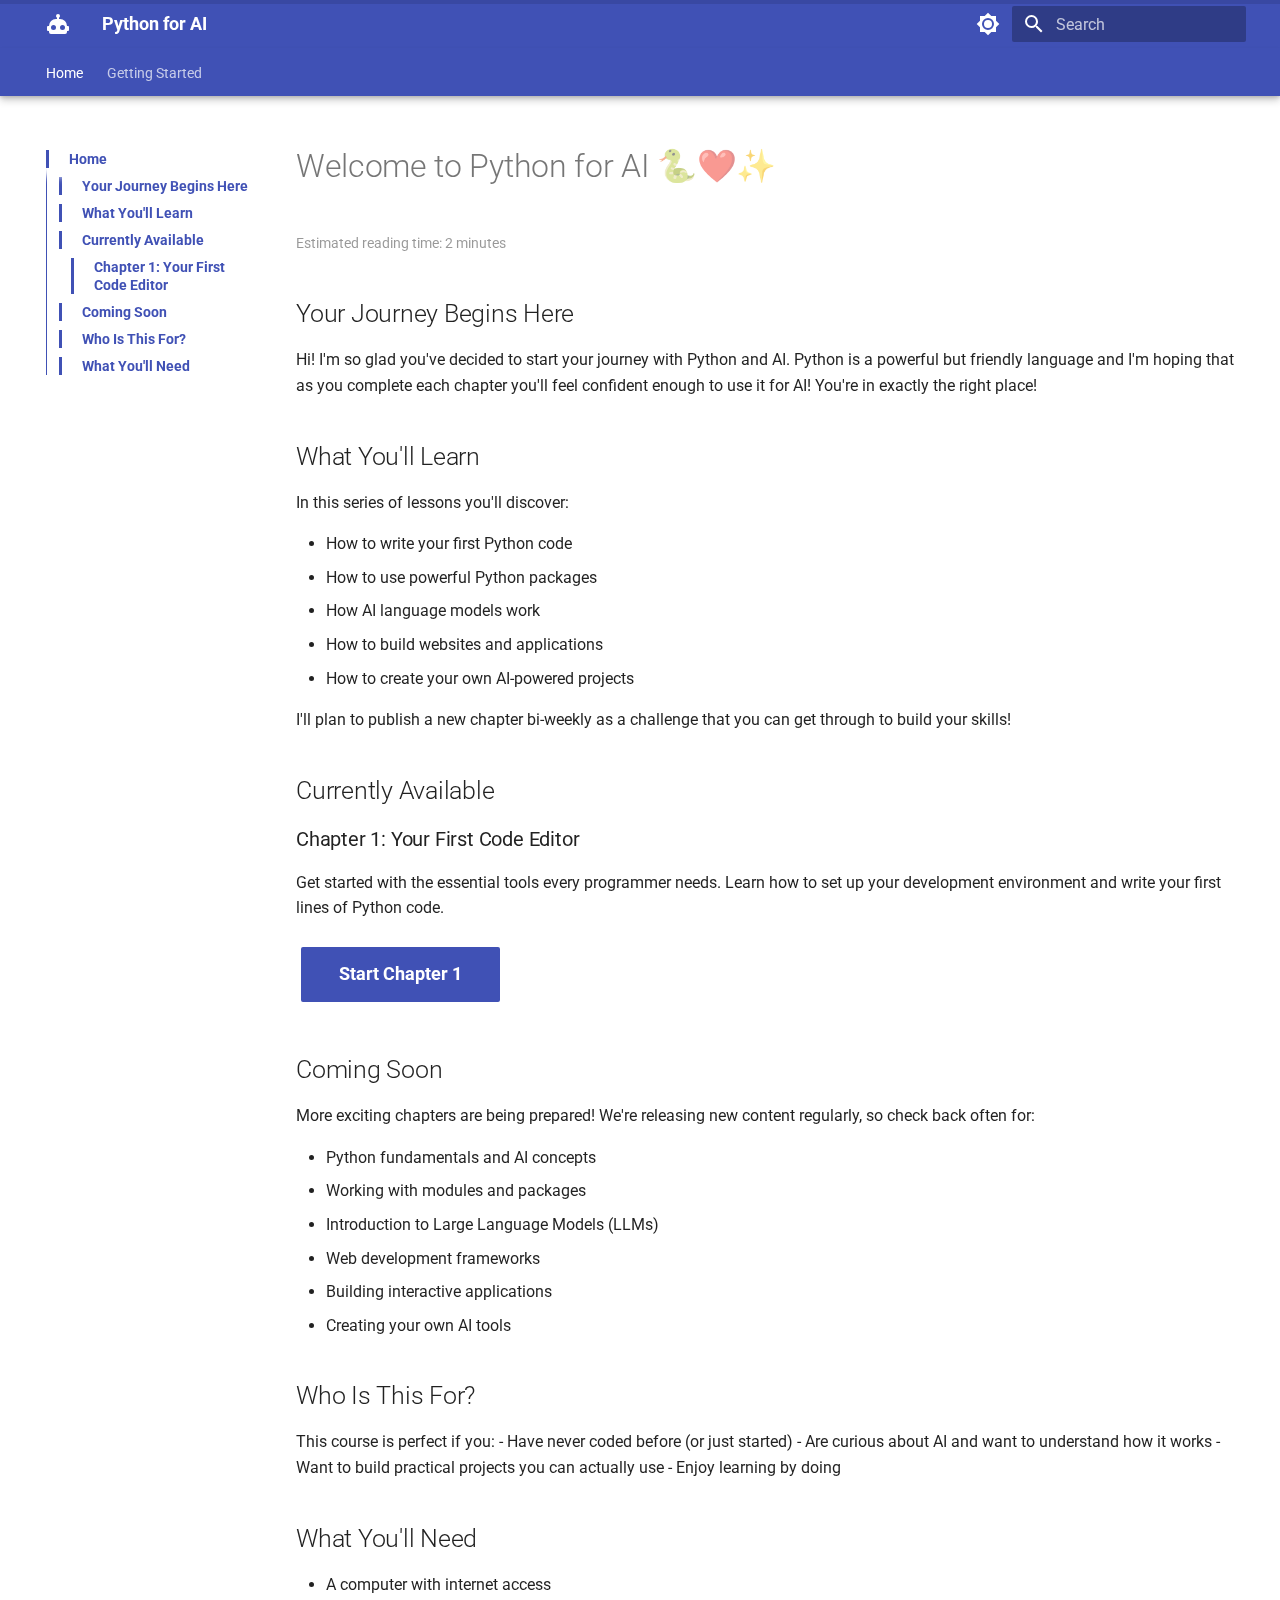
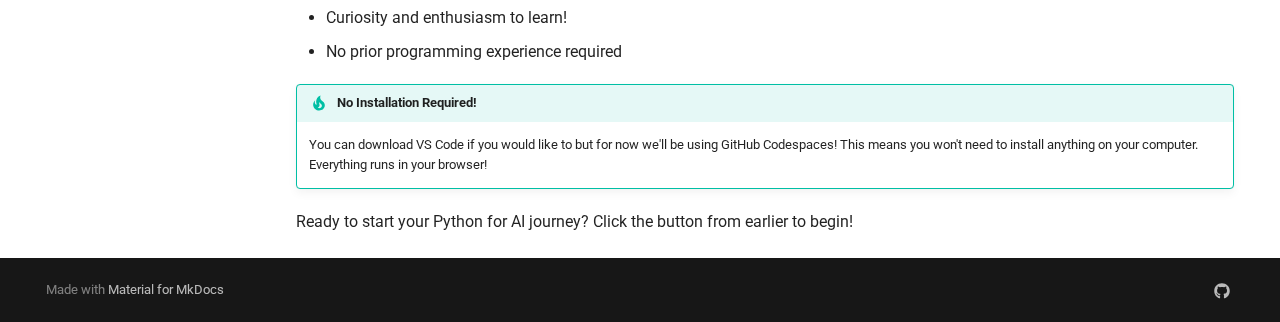
<file: index.html>
<!doctype html>
<html lang="en" class="no-js">
  <head>
    
      <meta charset="utf-8">
      <meta name="viewport" content="width=device-width,initial-scale=1">
      
        <meta name="description" content="Learn Python and AI by building amazing projects">
      
      
        <meta name="author" content="Your Name">
      
      
        <link rel="canonical" href="https://marlenezw.github.io/python-for-ai/">
      
      
      
        <link rel="next" href="01-code-editor/">
      
      
      <link rel="icon" href="assets/images/favicon.png">
      <meta name="generator" content="mkdocs-1.6.1, mkdocs-material-9.6.16">
    
    
      
        <title>Python for AI</title>
      
    
    
      <link rel="stylesheet" href="assets/stylesheets/main.7e37652d.min.css">
      
        
        <link rel="stylesheet" href="assets/stylesheets/palette.06af60db.min.css">
      
      


    
    
      
    
    
      
        
        
        <link rel="preconnect" href="https://fonts.gstatic.com" crossorigin>
        <link rel="stylesheet" href="https://fonts.googleapis.com/css?family=Roboto:300,300i,400,400i,700,700i%7CRoboto+Mono:400,400i,700,700i&display=fallback">
        <style>:root{--md-text-font:"Roboto";--md-code-font:"Roboto Mono"}</style>
      
    
    
      <link rel="stylesheet" href="stylesheets/extra.css">
    
    <script>__md_scope=new URL(".",location),__md_hash=e=>[...e].reduce(((e,_)=>(e<<5)-e+_.charCodeAt(0)),0),__md_get=(e,_=localStorage,t=__md_scope)=>JSON.parse(_.getItem(t.pathname+"."+e)),__md_set=(e,_,t=localStorage,a=__md_scope)=>{try{t.setItem(a.pathname+"."+e,JSON.stringify(_))}catch(e){}}</script>
    
      
  


    
    
    
  </head>
  
  
    
    
      
    
    
    
    
    <body dir="ltr" data-md-color-scheme="default" data-md-color-primary="indigo" data-md-color-accent="pink">
  
    
    <input class="md-toggle" data-md-toggle="drawer" type="checkbox" id="__drawer" autocomplete="off">
    <input class="md-toggle" data-md-toggle="search" type="checkbox" id="__search" autocomplete="off">
    <label class="md-overlay" for="__drawer"></label>
    <div data-md-component="skip">
      
        
        <a href="#welcome-to-python-for-ai" class="md-skip">
          Skip to content
        </a>
      
    </div>
    <div data-md-component="announce">
      
    </div>
    
    
      

  

<header class="md-header md-header--shadow md-header--lifted" data-md-component="header">
  <nav class="md-header__inner md-grid" aria-label="Header">
    <a href="." title="Python for AI" class="md-header__button md-logo" aria-label="Python for AI" data-md-component="logo">
      
  
  <svg xmlns="http://www.w3.org/2000/svg" viewBox="0 0 24 24"><path d="M12 2a2 2 0 0 1 2 2c0 .74-.4 1.39-1 1.73V7h1a7 7 0 0 1 7 7h1a1 1 0 0 1 1 1v3a1 1 0 0 1-1 1h-1v1a2 2 0 0 1-2 2H5a2 2 0 0 1-2-2v-1H2a1 1 0 0 1-1-1v-3a1 1 0 0 1 1-1h1a7 7 0 0 1 7-7h1V5.73c-.6-.34-1-.99-1-1.73a2 2 0 0 1 2-2M7.5 13A2.5 2.5 0 0 0 5 15.5 2.5 2.5 0 0 0 7.5 18a2.5 2.5 0 0 0 2.5-2.5A2.5 2.5 0 0 0 7.5 13m9 0a2.5 2.5 0 0 0-2.5 2.5 2.5 2.5 0 0 0 2.5 2.5 2.5 2.5 0 0 0 2.5-2.5 2.5 2.5 0 0 0-2.5-2.5"/></svg>

    </a>
    <label class="md-header__button md-icon" for="__drawer">
      
      <svg xmlns="http://www.w3.org/2000/svg" viewBox="0 0 24 24"><path d="M3 6h18v2H3zm0 5h18v2H3zm0 5h18v2H3z"/></svg>
    </label>
    <div class="md-header__title" data-md-component="header-title">
      <div class="md-header__ellipsis">
        <div class="md-header__topic">
          <span class="md-ellipsis">
            Python for AI
          </span>
        </div>
        <div class="md-header__topic" data-md-component="header-topic">
          <span class="md-ellipsis">
            
              Home
            
          </span>
        </div>
      </div>
    </div>
    
      
        <form class="md-header__option" data-md-component="palette">
  
    
    
    
    <input class="md-option" data-md-color-media="" data-md-color-scheme="default" data-md-color-primary="indigo" data-md-color-accent="pink"  aria-label="Switch to dark mode"  type="radio" name="__palette" id="__palette_0">
    
      <label class="md-header__button md-icon" title="Switch to dark mode" for="__palette_1" hidden>
        <svg xmlns="http://www.w3.org/2000/svg" viewBox="0 0 24 24"><path d="M12 8a4 4 0 0 0-4 4 4 4 0 0 0 4 4 4 4 0 0 0 4-4 4 4 0 0 0-4-4m0 10a6 6 0 0 1-6-6 6 6 0 0 1 6-6 6 6 0 0 1 6 6 6 6 0 0 1-6 6m8-9.31V4h-4.69L12 .69 8.69 4H4v4.69L.69 12 4 15.31V20h4.69L12 23.31 15.31 20H20v-4.69L23.31 12z"/></svg>
      </label>
    
  
    
    
    
    <input class="md-option" data-md-color-media="" data-md-color-scheme="slate" data-md-color-primary="indigo" data-md-color-accent="pink"  aria-label="Switch to light mode"  type="radio" name="__palette" id="__palette_1">
    
      <label class="md-header__button md-icon" title="Switch to light mode" for="__palette_0" hidden>
        <svg xmlns="http://www.w3.org/2000/svg" viewBox="0 0 24 24"><path d="M12 18c-.89 0-1.74-.2-2.5-.55C11.56 16.5 13 14.42 13 12s-1.44-4.5-3.5-5.45C10.26 6.2 11.11 6 12 6a6 6 0 0 1 6 6 6 6 0 0 1-6 6m8-9.31V4h-4.69L12 .69 8.69 4H4v4.69L.69 12 4 15.31V20h4.69L12 23.31 15.31 20H20v-4.69L23.31 12z"/></svg>
      </label>
    
  
</form>
      
    
    
      <script>var palette=__md_get("__palette");if(palette&&palette.color){if("(prefers-color-scheme)"===palette.color.media){var media=matchMedia("(prefers-color-scheme: light)"),input=document.querySelector(media.matches?"[data-md-color-media='(prefers-color-scheme: light)']":"[data-md-color-media='(prefers-color-scheme: dark)']");palette.color.media=input.getAttribute("data-md-color-media"),palette.color.scheme=input.getAttribute("data-md-color-scheme"),palette.color.primary=input.getAttribute("data-md-color-primary"),palette.color.accent=input.getAttribute("data-md-color-accent")}for(var[key,value]of Object.entries(palette.color))document.body.setAttribute("data-md-color-"+key,value)}</script>
    
    
    
      
      
        <label class="md-header__button md-icon" for="__search">
          
          <svg xmlns="http://www.w3.org/2000/svg" viewBox="0 0 24 24"><path d="M9.5 3A6.5 6.5 0 0 1 16 9.5c0 1.61-.59 3.09-1.56 4.23l.27.27h.79l5 5-1.5 1.5-5-5v-.79l-.27-.27A6.52 6.52 0 0 1 9.5 16 6.5 6.5 0 0 1 3 9.5 6.5 6.5 0 0 1 9.5 3m0 2C7 5 5 7 5 9.5S7 14 9.5 14 14 12 14 9.5 12 5 9.5 5"/></svg>
        </label>
        <div class="md-search" data-md-component="search" role="dialog">
  <label class="md-search__overlay" for="__search"></label>
  <div class="md-search__inner" role="search">
    <form class="md-search__form" name="search">
      <input type="text" class="md-search__input" name="query" aria-label="Search" placeholder="Search" autocapitalize="off" autocorrect="off" autocomplete="off" spellcheck="false" data-md-component="search-query" required>
      <label class="md-search__icon md-icon" for="__search">
        
        <svg xmlns="http://www.w3.org/2000/svg" viewBox="0 0 24 24"><path d="M9.5 3A6.5 6.5 0 0 1 16 9.5c0 1.61-.59 3.09-1.56 4.23l.27.27h.79l5 5-1.5 1.5-5-5v-.79l-.27-.27A6.52 6.52 0 0 1 9.5 16 6.5 6.5 0 0 1 3 9.5 6.5 6.5 0 0 1 9.5 3m0 2C7 5 5 7 5 9.5S7 14 9.5 14 14 12 14 9.5 12 5 9.5 5"/></svg>
        
        <svg xmlns="http://www.w3.org/2000/svg" viewBox="0 0 24 24"><path d="M20 11v2H8l5.5 5.5-1.42 1.42L4.16 12l7.92-7.92L13.5 5.5 8 11z"/></svg>
      </label>
      <nav class="md-search__options" aria-label="Search">
        
          <a href="javascript:void(0)" class="md-search__icon md-icon" title="Share" aria-label="Share" data-clipboard data-clipboard-text="" data-md-component="search-share" tabindex="-1">
            
            <svg xmlns="http://www.w3.org/2000/svg" viewBox="0 0 24 24"><path d="M18 16.08c-.76 0-1.44.3-1.96.77L8.91 12.7c.05-.23.09-.46.09-.7s-.04-.47-.09-.7l7.05-4.11c.54.5 1.25.81 2.04.81a3 3 0 0 0 3-3 3 3 0 0 0-3-3 3 3 0 0 0-3 3c0 .24.04.47.09.7L8.04 9.81C7.5 9.31 6.79 9 6 9a3 3 0 0 0-3 3 3 3 0 0 0 3 3c.79 0 1.5-.31 2.04-.81l7.12 4.15c-.05.21-.08.43-.08.66 0 1.61 1.31 2.91 2.92 2.91s2.92-1.3 2.92-2.91A2.92 2.92 0 0 0 18 16.08"/></svg>
          </a>
        
        <button type="reset" class="md-search__icon md-icon" title="Clear" aria-label="Clear" tabindex="-1">
          
          <svg xmlns="http://www.w3.org/2000/svg" viewBox="0 0 24 24"><path d="M19 6.41 17.59 5 12 10.59 6.41 5 5 6.41 10.59 12 5 17.59 6.41 19 12 13.41 17.59 19 19 17.59 13.41 12z"/></svg>
        </button>
      </nav>
      
    </form>
    <div class="md-search__output">
      <div class="md-search__scrollwrap" tabindex="0" data-md-scrollfix>
        <div class="md-search-result" data-md-component="search-result">
          <div class="md-search-result__meta">
            Initializing search
          </div>
          <ol class="md-search-result__list" role="presentation"></ol>
        </div>
      </div>
    </div>
  </div>
</div>
      
    
    
  </nav>
  
    
      
<nav class="md-tabs" aria-label="Tabs" data-md-component="tabs">
  <div class="md-grid">
    <ul class="md-tabs__list">
      
        
  
  
  
    
  
  
    <li class="md-tabs__item md-tabs__item--active">
      <a href="." class="md-tabs__link">
        
  
  
    
  
  Home

      </a>
    </li>
  

      
        
  
  
  
  
    
    
      <li class="md-tabs__item">
        <a href="01-code-editor/" class="md-tabs__link">
          
  
  
  Getting Started

        </a>
      </li>
    
  

      
    </ul>
  </div>
</nav>
    
  
</header>
    
    <div class="md-container" data-md-component="container">
      
      
        
      
      <main class="md-main" data-md-component="main">
        <div class="md-main__inner md-grid">
          
            
              
              <div class="md-sidebar md-sidebar--primary" data-md-component="sidebar" data-md-type="navigation" >
                <div class="md-sidebar__scrollwrap">
                  <div class="md-sidebar__inner">
                    


  


  

<nav class="md-nav md-nav--primary md-nav--lifted md-nav--integrated" aria-label="Navigation" data-md-level="0">
  <label class="md-nav__title" for="__drawer">
    <a href="." title="Python for AI" class="md-nav__button md-logo" aria-label="Python for AI" data-md-component="logo">
      
  
  <svg xmlns="http://www.w3.org/2000/svg" viewBox="0 0 24 24"><path d="M12 2a2 2 0 0 1 2 2c0 .74-.4 1.39-1 1.73V7h1a7 7 0 0 1 7 7h1a1 1 0 0 1 1 1v3a1 1 0 0 1-1 1h-1v1a2 2 0 0 1-2 2H5a2 2 0 0 1-2-2v-1H2a1 1 0 0 1-1-1v-3a1 1 0 0 1 1-1h1a7 7 0 0 1 7-7h1V5.73c-.6-.34-1-.99-1-1.73a2 2 0 0 1 2-2M7.5 13A2.5 2.5 0 0 0 5 15.5 2.5 2.5 0 0 0 7.5 18a2.5 2.5 0 0 0 2.5-2.5A2.5 2.5 0 0 0 7.5 13m9 0a2.5 2.5 0 0 0-2.5 2.5 2.5 2.5 0 0 0 2.5 2.5 2.5 2.5 0 0 0 2.5-2.5 2.5 2.5 0 0 0-2.5-2.5"/></svg>

    </a>
    Python for AI
  </label>
  
  <ul class="md-nav__list" data-md-scrollfix>
    
      
      
  
  
    
  
  
  
    <li class="md-nav__item md-nav__item--active">
      
      <input class="md-nav__toggle md-toggle" type="checkbox" id="__toc">
      
      
        
      
      
        <label class="md-nav__link md-nav__link--active" for="__toc">
          
  
  
  <span class="md-ellipsis">
    Home
    
  </span>
  

          <span class="md-nav__icon md-icon"></span>
        </label>
      
      <a href="." class="md-nav__link md-nav__link--active">
        
  
  
  <span class="md-ellipsis">
    Home
    
  </span>
  

      </a>
      
        

<nav class="md-nav md-nav--secondary" aria-label="Table of contents">
  
  
  
    
  
  
    <label class="md-nav__title" for="__toc">
      <span class="md-nav__icon md-icon"></span>
      Table of contents
    </label>
    <ul class="md-nav__list" data-md-component="toc" data-md-scrollfix>
      
        <li class="md-nav__item">
  <a href="#your-journey-begins-here" class="md-nav__link">
    <span class="md-ellipsis">
      Your Journey Begins Here
    </span>
  </a>
  
</li>
      
        <li class="md-nav__item">
  <a href="#what-youll-learn" class="md-nav__link">
    <span class="md-ellipsis">
      What You'll Learn
    </span>
  </a>
  
</li>
      
        <li class="md-nav__item">
  <a href="#currently-available" class="md-nav__link">
    <span class="md-ellipsis">
      Currently Available
    </span>
  </a>
  
    <nav class="md-nav" aria-label="Currently Available">
      <ul class="md-nav__list">
        
          <li class="md-nav__item">
  <a href="#chapter-1-your-first-code-editor" class="md-nav__link">
    <span class="md-ellipsis">
      Chapter 1: Your First Code Editor
    </span>
  </a>
  
</li>
        
      </ul>
    </nav>
  
</li>
      
        <li class="md-nav__item">
  <a href="#coming-soon" class="md-nav__link">
    <span class="md-ellipsis">
      Coming Soon
    </span>
  </a>
  
</li>
      
        <li class="md-nav__item">
  <a href="#who-is-this-for" class="md-nav__link">
    <span class="md-ellipsis">
      Who Is This For?
    </span>
  </a>
  
</li>
      
        <li class="md-nav__item">
  <a href="#what-youll-need" class="md-nav__link">
    <span class="md-ellipsis">
      What You'll Need
    </span>
  </a>
  
</li>
      
    </ul>
  
</nav>
      
    </li>
  

    
      
      
  
  
  
  
    
    
    
    
      
      
        
      
    
    
    <li class="md-nav__item md-nav__item--nested">
      
        
        
          
        
        <input class="md-nav__toggle md-toggle md-toggle--indeterminate" type="checkbox" id="__nav_2" >
        
          
          <label class="md-nav__link" for="__nav_2" id="__nav_2_label" tabindex="0">
            
  
  
  <span class="md-ellipsis">
    Getting Started
    
  </span>
  

            <span class="md-nav__icon md-icon"></span>
          </label>
        
        <nav class="md-nav" data-md-level="1" aria-labelledby="__nav_2_label" aria-expanded="false">
          <label class="md-nav__title" for="__nav_2">
            <span class="md-nav__icon md-icon"></span>
            Getting Started
          </label>
          <ul class="md-nav__list" data-md-scrollfix>
            
              
                
  
  
  
  
    <li class="md-nav__item">
      <a href="01-code-editor/" class="md-nav__link">
        
  
  
  <span class="md-ellipsis">
    1. Your First Code Editor
    
  </span>
  

      </a>
    </li>
  

              
            
          </ul>
        </nav>
      
    </li>
  

    
  </ul>
</nav>
                  </div>
                </div>
              </div>
            
            
          
          
            <div class="md-content" data-md-component="content">
              <article class="md-content__inner md-typeset">
                
                  



<h1 id="welcome-to-python-for-ai">Welcome to Python for AI 🐍❤️✨<a class="headerlink" href="#welcome-to-python-for-ai" title="Permanent link">&para;</a></h1>
<h2 id="your-journey-begins-here">Your Journey Begins Here<a class="headerlink" href="#your-journey-begins-here" title="Permanent link">&para;</a></h2>
<p>Hi! I'm so glad you've decided to start your journey with Python and AI. Python is a powerful but friendly language and I'm hoping that as you complete each chapter you'll feel confident enough to use it for AI! You're in exactly the right place!</p>
<h2 id="what-youll-learn">What You'll Learn<a class="headerlink" href="#what-youll-learn" title="Permanent link">&para;</a></h2>
<p>In this series of lessons you'll discover:</p>
<ul>
<li>How to write your first Python code</li>
<li>How to use powerful Python packages</li>
<li>How AI language models work</li>
<li>How to build websites and applications</li>
<li>How to create your own AI-powered projects</li>
</ul>
<p>I'll plan to publish a new chapter bi-weekly as a challenge that you can get through to build your skills!</p>
<h2 id="currently-available">Currently Available<a class="headerlink" href="#currently-available" title="Permanent link">&para;</a></h2>
<h3 id="chapter-1-your-first-code-editor">Chapter 1: Your First Code Editor<a class="headerlink" href="#chapter-1-your-first-code-editor" title="Permanent link">&para;</a></h3>
<p>Get started with the essential tools every programmer needs. Learn how to set up your development environment and write your first lines of Python code.</p>
<p><a href="01-code-editor/" class="md-button md-button--primary">
  Start Chapter 1
</a></p>
<h2 id="coming-soon">Coming Soon<a class="headerlink" href="#coming-soon" title="Permanent link">&para;</a></h2>
<p>More exciting chapters are being prepared! We're releasing new content regularly, so check back often for:</p>
<ul>
<li>Python fundamentals and AI concepts</li>
<li>Working with modules and packages  </li>
<li>Introduction to Large Language Models (LLMs)</li>
<li>Web development frameworks</li>
<li>Building interactive applications</li>
<li>Creating your own AI tools</li>
</ul>
<h2 id="who-is-this-for">Who Is This For?<a class="headerlink" href="#who-is-this-for" title="Permanent link">&para;</a></h2>
<p>This course is perfect if you:
- Have never coded before (or just started)
- Are curious about AI and want to understand how it works
- Want to build practical projects you can actually use
- Enjoy learning by doing</p>
<h2 id="what-youll-need">What You'll Need<a class="headerlink" href="#what-youll-need" title="Permanent link">&para;</a></h2>
<ul>
<li>A computer with internet access</li>
<li>Curiosity and enthusiasm to learn!</li>
<li>No prior programming experience required</li>
</ul>
<div class="admonition tip">
<p class="admonition-title">No Installation Required!</p>
<p>You can download VS Code if you would like to but for now we'll be using GitHub Codespaces! This means you won't need to install anything on your computer. Everything runs in your browser!</p>
</div>
<p>Ready to start your Python for AI journey? Click the button from earlier to begin!</p>









  



  <form class="md-feedback" name="feedback" hidden>
    <fieldset>
      <legend class="md-feedback__title">
        Was this page helpful?
      </legend>
      <div class="md-feedback__inner">
        <div class="md-feedback__list">
          
            <button class="md-feedback__icon md-icon" type="submit" title="This page was helpful" data-md-value="1">
              <svg xmlns="http://www.w3.org/2000/svg" viewBox="0 0 24 24"><path d="M20 12a8 8 0 0 0-8-8 8 8 0 0 0-8 8 8 8 0 0 0 8 8 8 8 0 0 0 8-8m2 0a10 10 0 0 1-10 10A10 10 0 0 1 2 12 10 10 0 0 1 12 2a10 10 0 0 1 10 10M10 9.5c0 .8-.7 1.5-1.5 1.5S7 10.3 7 9.5 7.7 8 8.5 8s1.5.7 1.5 1.5m7 0c0 .8-.7 1.5-1.5 1.5S14 10.3 14 9.5 14.7 8 15.5 8s1.5.7 1.5 1.5m-5 7.73c-1.75 0-3.29-.73-4.19-1.81L9.23 14c.45.72 1.52 1.23 2.77 1.23s2.32-.51 2.77-1.23l1.42 1.42c-.9 1.08-2.44 1.81-4.19 1.81"/></svg>
            </button>
          
            <button class="md-feedback__icon md-icon" type="submit" title="This page could be improved" data-md-value="0">
              <svg xmlns="http://www.w3.org/2000/svg" viewBox="0 0 24 24"><path d="M20 12a8 8 0 0 0-8-8 8 8 0 0 0-8 8 8 8 0 0 0 8 8 8 8 0 0 0 8-8m2 0a10 10 0 0 1-10 10A10 10 0 0 1 2 12 10 10 0 0 1 12 2a10 10 0 0 1 10 10m-6.5-4c.8 0 1.5.7 1.5 1.5s-.7 1.5-1.5 1.5-1.5-.7-1.5-1.5.7-1.5 1.5-1.5M10 9.5c0 .8-.7 1.5-1.5 1.5S7 10.3 7 9.5 7.7 8 8.5 8s1.5.7 1.5 1.5m2 4.5c1.75 0 3.29.72 4.19 1.81l-1.42 1.42C14.32 16.5 13.25 16 12 16s-2.32.5-2.77 1.23l-1.42-1.42C8.71 14.72 10.25 14 12 14"/></svg>
            </button>
          
        </div>
        <div class="md-feedback__note">
          
            <div data-md-value="1" hidden>
              
              
                
              
              
              
                
                
              
              Thanks for your feedback!
            </div>
          
            <div data-md-value="0" hidden>
              
              
                
              
              
              
                
                
              
              Thanks for your feedback! Help us improve this page by <a href="https://github.com/yourusername/django-ai-tutorial/issues" target="_blank" rel="noopener">telling us what you found confusing</a>.
            </div>
          
        </div>
      </div>
    </fieldset>
  </form>


                
              </article>
            </div>
          
          
  <script>var tabs=__md_get("__tabs");if(Array.isArray(tabs))e:for(var set of document.querySelectorAll(".tabbed-set")){var labels=set.querySelector(".tabbed-labels");for(var tab of tabs)for(var label of labels.getElementsByTagName("label"))if(label.innerText.trim()===tab){var input=document.getElementById(label.htmlFor);input.checked=!0;continue e}}</script>

<script>var target=document.getElementById(location.hash.slice(1));target&&target.name&&(target.checked=target.name.startsWith("__tabbed_"))</script>
        </div>
        
          <button type="button" class="md-top md-icon" data-md-component="top" hidden>
  
  <svg xmlns="http://www.w3.org/2000/svg" viewBox="0 0 24 24"><path d="M13 20h-2V8l-5.5 5.5-1.42-1.42L12 4.16l7.92 7.92-1.42 1.42L13 8z"/></svg>
  Back to top
</button>
        
      </main>
      
        <footer class="md-footer">
  
  <div class="md-footer-meta md-typeset">
    <div class="md-footer-meta__inner md-grid">
      <div class="md-copyright">
  
  
    Made with
    <a href="https://squidfunk.github.io/mkdocs-material/" target="_blank" rel="noopener">
      Material for MkDocs
    </a>
  
</div>
      
        <div class="md-social">
  
    
    
    
    
      
      
    
    <a href="https://github.com/yourusername" target="_blank" rel="noopener" title="github.com" class="md-social__link">
      <svg xmlns="http://www.w3.org/2000/svg" viewBox="0 0 512 512"><!--! Font Awesome Free 7.0.0 by @fontawesome - https://fontawesome.com License - https://fontawesome.com/license/free (Icons: CC BY 4.0, Fonts: SIL OFL 1.1, Code: MIT License) Copyright 2025 Fonticons, Inc.--><path fill="currentColor" d="M173.9 397.4c0 2-2.3 3.6-5.2 3.6-3.3.3-5.6-1.3-5.6-3.6 0-2 2.3-3.6 5.2-3.6 3-.3 5.6 1.3 5.6 3.6m-31.1-4.5c-.7 2 1.3 4.3 4.3 4.9 2.6 1 5.6 0 6.2-2s-1.3-4.3-4.3-5.2c-2.6-.7-5.5.3-6.2 2.3m44.2-1.7c-2.9.7-4.9 2.6-4.6 4.9.3 2 2.9 3.3 5.9 2.6 2.9-.7 4.9-2.6 4.6-4.6-.3-1.9-3-3.2-5.9-2.9M252.8 8C114.1 8 8 113.3 8 252c0 110.9 69.8 205.8 169.5 239.2 12.8 2.3 17.3-5.6 17.3-12.1 0-6.2-.3-40.4-.3-61.4 0 0-70 15-84.7-29.8 0 0-11.4-29.1-27.8-36.6 0 0-22.9-15.7 1.6-15.4 0 0 24.9 2 38.6 25.8 21.9 38.6 58.6 27.5 72.9 20.9 2.3-16 8.8-27.1 16-33.7-55.9-6.2-112.3-14.3-112.3-110.5 0-27.5 7.6-41.3 23.6-58.9-2.6-6.5-11.1-33.3 2.6-67.9 20.9-6.5 69 27 69 27 20-5.6 41.5-8.5 62.8-8.5s42.8 2.9 62.8 8.5c0 0 48.1-33.6 69-27 13.7 34.7 5.2 61.4 2.6 67.9 16 17.7 25.8 31.5 25.8 58.9 0 96.5-58.9 104.2-114.8 110.5 9.2 7.9 17 22.9 17 46.4 0 33.7-.3 75.4-.3 83.6 0 6.5 4.6 14.4 17.3 12.1C436.2 457.8 504 362.9 504 252 504 113.3 391.5 8 252.8 8M105.2 352.9c-1.3 1-1 3.3.7 5.2 1.6 1.6 3.9 2.3 5.2 1 1.3-1 1-3.3-.7-5.2-1.6-1.6-3.9-2.3-5.2-1m-10.8-8.1c-.7 1.3.3 2.9 2.3 3.9 1.6 1 3.6.7 4.3-.7.7-1.3-.3-2.9-2.3-3.9-2-.6-3.6-.3-4.3.7m32.4 35.6c-1.6 1.3-1 4.3 1.3 6.2 2.3 2.3 5.2 2.6 6.5 1 1.3-1.3.7-4.3-1.3-6.2-2.2-2.3-5.2-2.6-6.5-1m-11.4-14.7c-1.6 1-1.6 3.6 0 5.9s4.3 3.3 5.6 2.3c1.6-1.3 1.6-3.9 0-6.2-1.4-2.3-4-3.3-5.6-2"/></svg>
    </a>
  
</div>
      
    </div>
  </div>
</footer>
      
    </div>
    <div class="md-dialog" data-md-component="dialog">
      <div class="md-dialog__inner md-typeset"></div>
    </div>
    
    
    
      
      <script id="__config" type="application/json">{"base": ".", "features": ["navigation.sections", "navigation.expand", "navigation.top", "navigation.tabs", "navigation.tabs.sticky", "navigation.tracking", "navigation.instant", "navigation.instant.prefetch", "toc.integrate", "toc.follow", "content.code.copy", "content.code.annotate", "content.tabs.link", "search.highlight", "search.share"], "search": "assets/javascripts/workers/search.d50fe291.min.js", "tags": null, "translations": {"clipboard.copied": "Copied to clipboard", "clipboard.copy": "Copy to clipboard", "search.result.more.one": "1 more on this page", "search.result.more.other": "# more on this page", "search.result.none": "No matching documents", "search.result.one": "1 matching document", "search.result.other": "# matching documents", "search.result.placeholder": "Type to start searching", "search.result.term.missing": "Missing", "select.version": "Select version"}, "version": null}</script>
    
    
      <script src="assets/javascripts/bundle.50899def.min.js"></script>
      
        <script src="javascripts/extra.js"></script>
      
    
  </body>
</html>
</file>
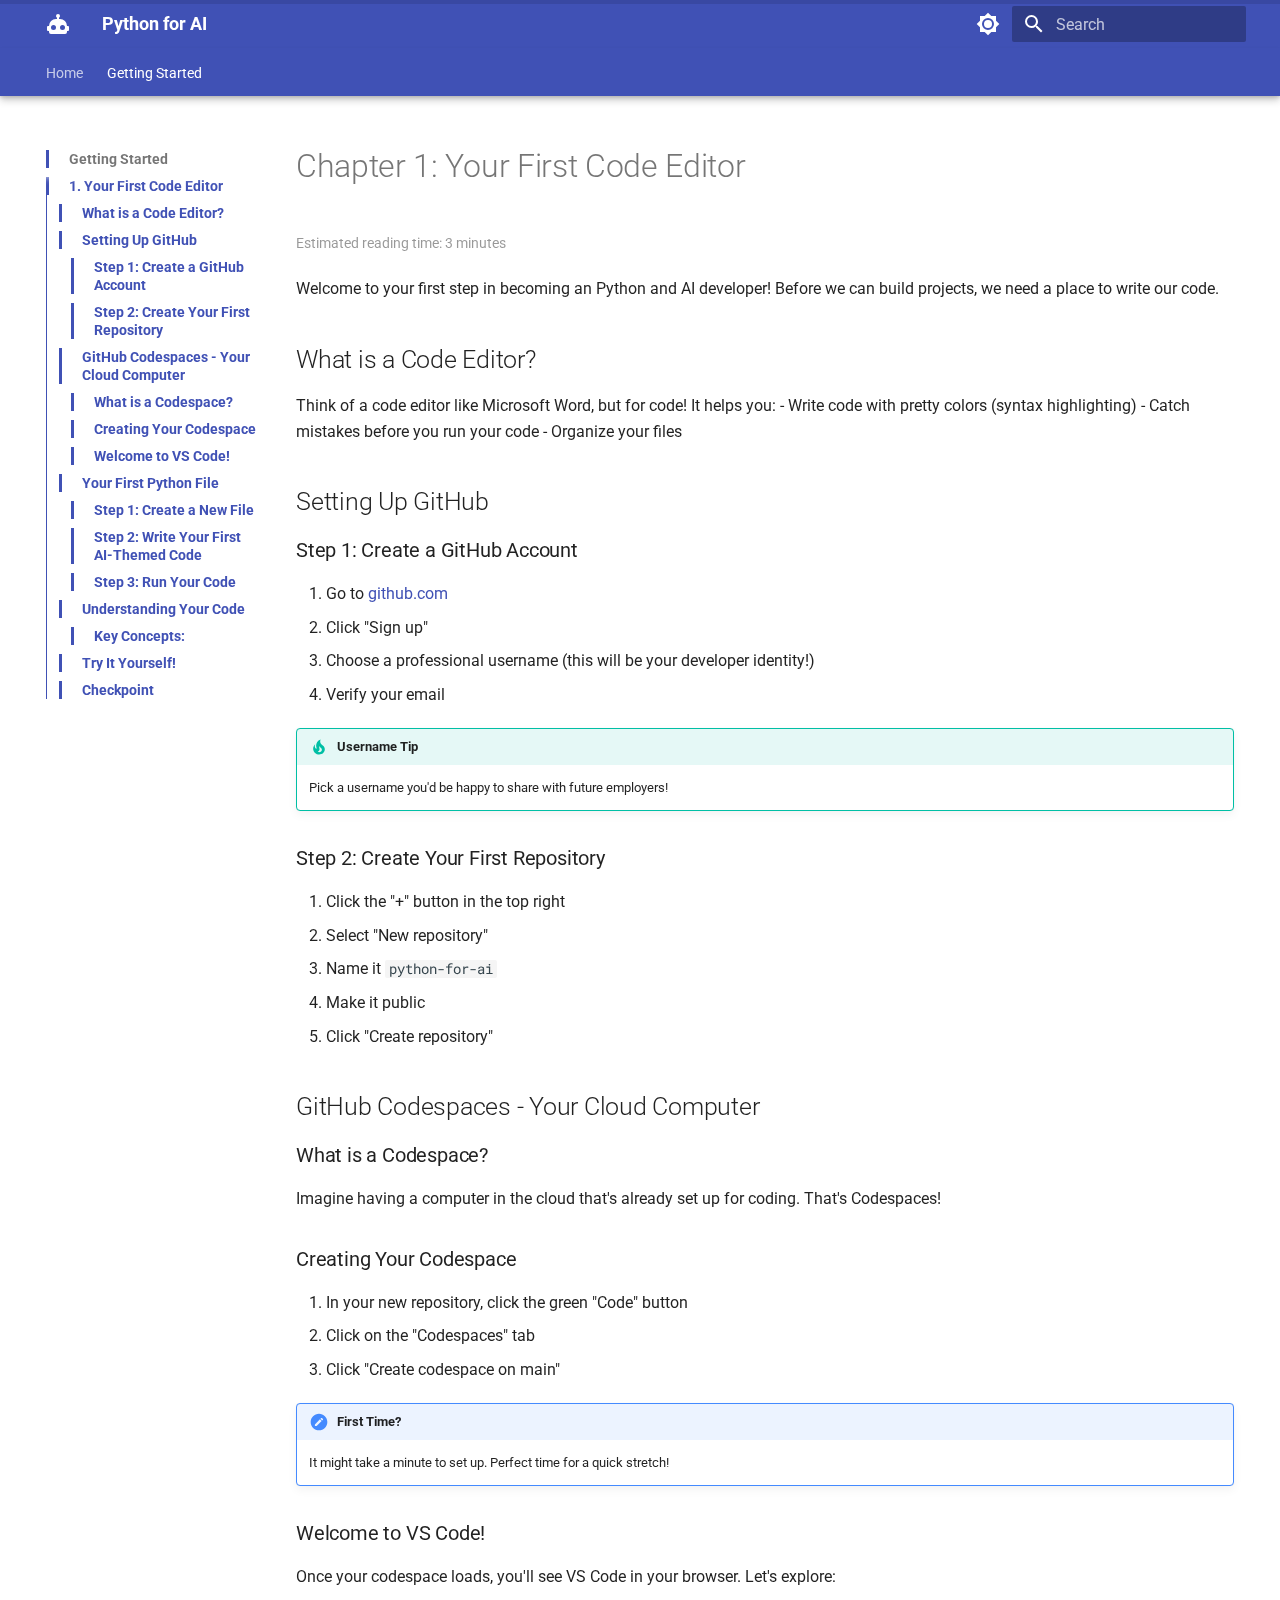
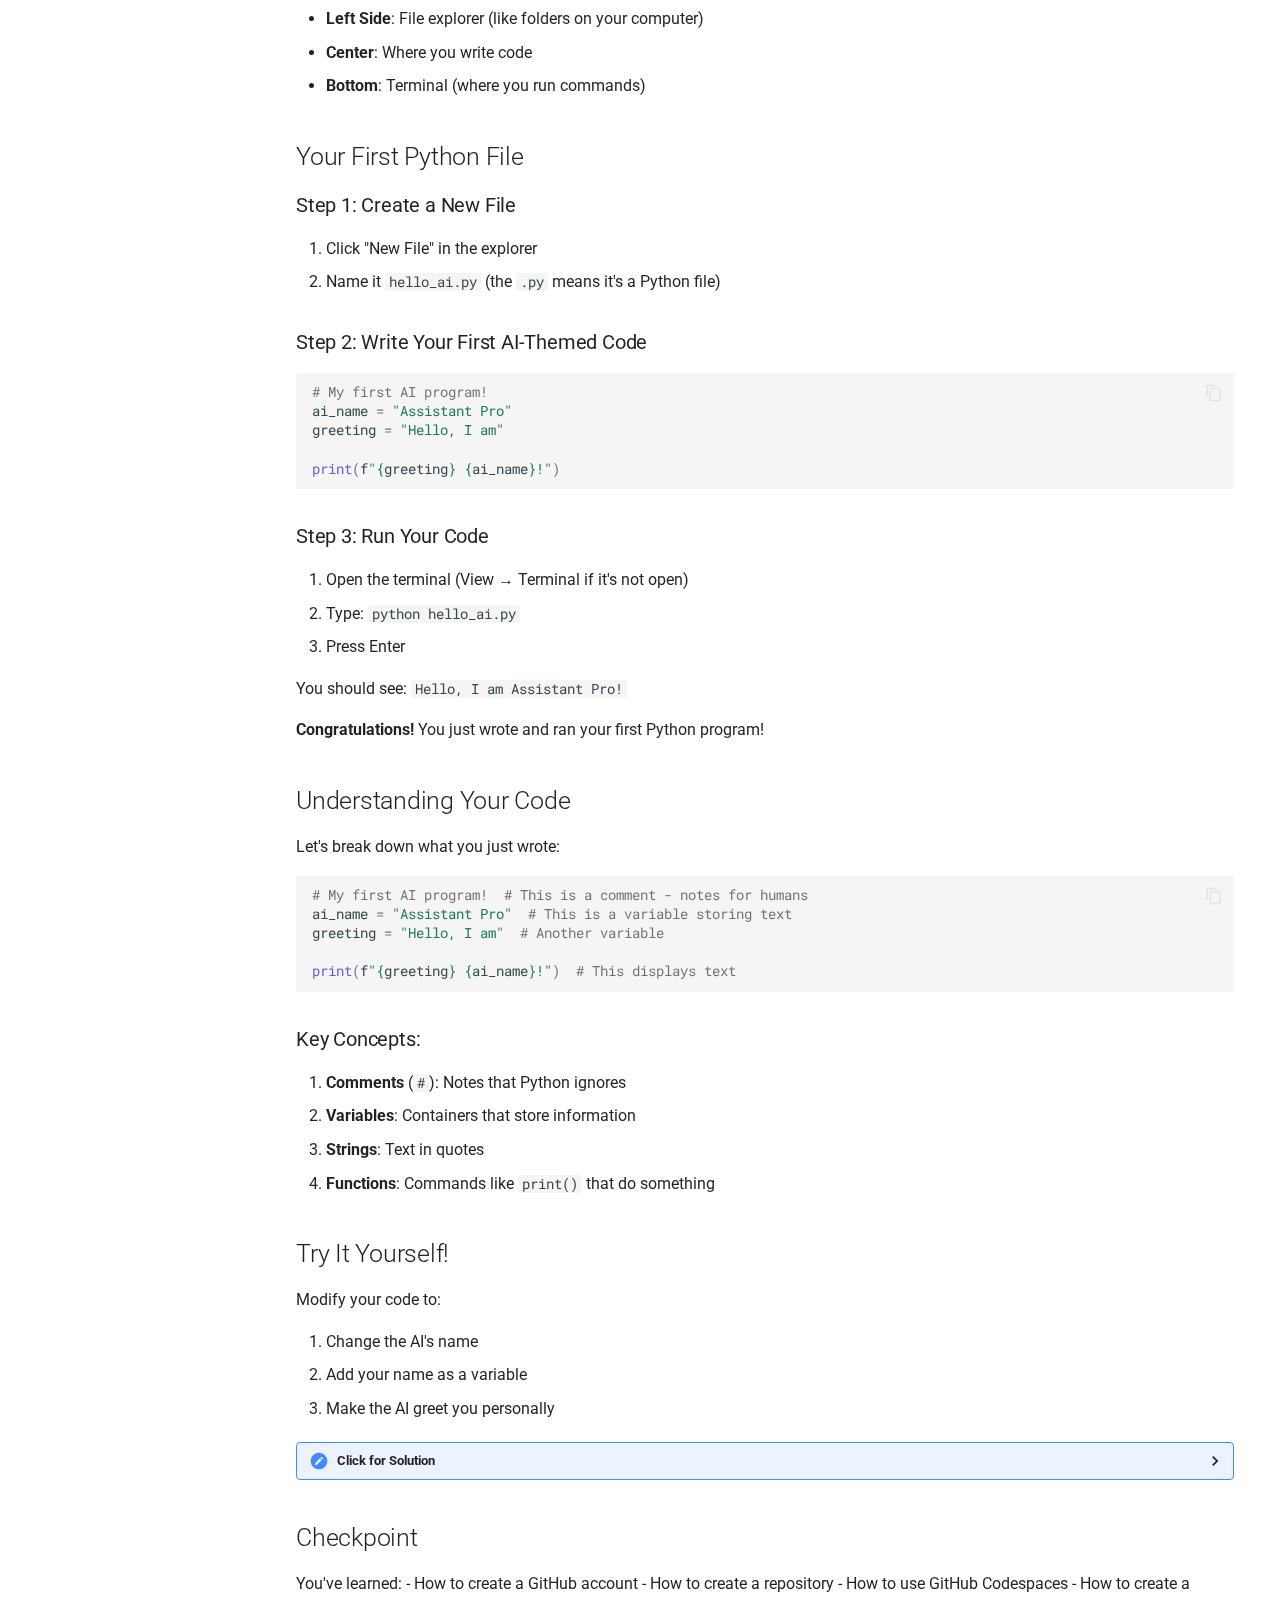
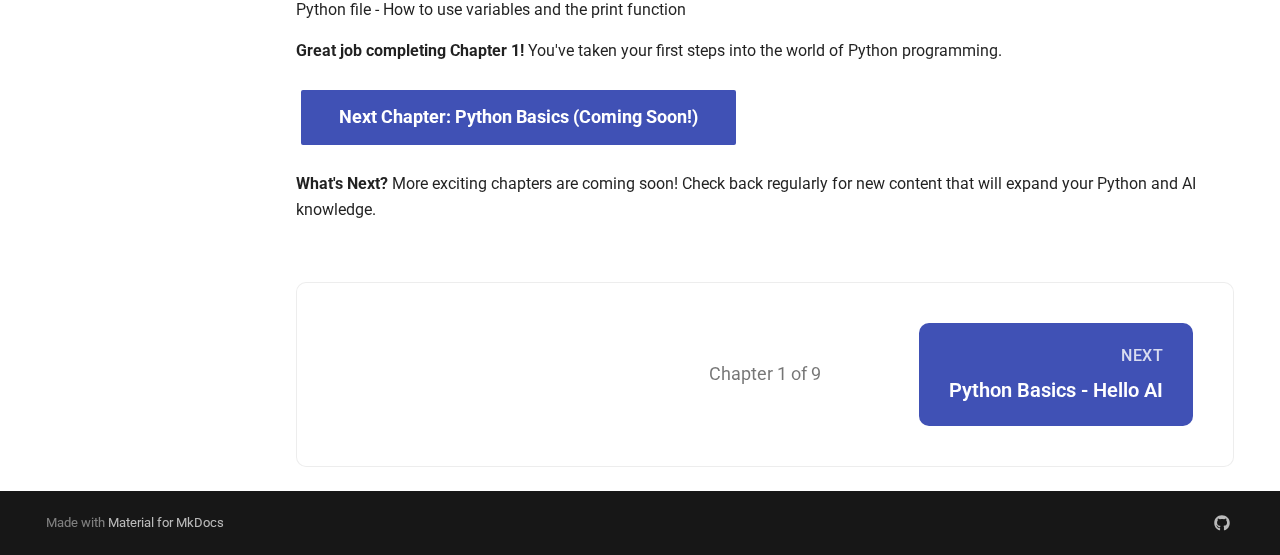
<file: 01-code-editor/index.html>
<!doctype html>
<html lang="en" class="no-js">
  <head>
    
      <meta charset="utf-8">
      <meta name="viewport" content="width=device-width,initial-scale=1">
      
        <meta name="description" content="Learn Python and AI by building amazing projects">
      
      
        <meta name="author" content="Your Name">
      
      
        <link rel="canonical" href="https://marlenezw.github.io/python-for-ai/01-code-editor/">
      
      
        <link rel="prev" href="..">
      
      
      
      <link rel="icon" href="../assets/images/favicon.png">
      <meta name="generator" content="mkdocs-1.6.1, mkdocs-material-9.6.16">
    
    
      
        <title>1. Your First Code Editor - Python for AI</title>
      
    
    
      <link rel="stylesheet" href="../assets/stylesheets/main.7e37652d.min.css">
      
        
        <link rel="stylesheet" href="../assets/stylesheets/palette.06af60db.min.css">
      
      


    
    
      
    
    
      
        
        
        <link rel="preconnect" href="https://fonts.gstatic.com" crossorigin>
        <link rel="stylesheet" href="https://fonts.googleapis.com/css?family=Roboto:300,300i,400,400i,700,700i%7CRoboto+Mono:400,400i,700,700i&display=fallback">
        <style>:root{--md-text-font:"Roboto";--md-code-font:"Roboto Mono"}</style>
      
    
    
      <link rel="stylesheet" href="../stylesheets/extra.css">
    
    <script>__md_scope=new URL("..",location),__md_hash=e=>[...e].reduce(((e,_)=>(e<<5)-e+_.charCodeAt(0)),0),__md_get=(e,_=localStorage,t=__md_scope)=>JSON.parse(_.getItem(t.pathname+"."+e)),__md_set=(e,_,t=localStorage,a=__md_scope)=>{try{t.setItem(a.pathname+"."+e,JSON.stringify(_))}catch(e){}}</script>
    
      
  


    
    
    
  </head>
  
  
    
    
      
    
    
    
    
    <body dir="ltr" data-md-color-scheme="default" data-md-color-primary="indigo" data-md-color-accent="pink">
  
    
    <input class="md-toggle" data-md-toggle="drawer" type="checkbox" id="__drawer" autocomplete="off">
    <input class="md-toggle" data-md-toggle="search" type="checkbox" id="__search" autocomplete="off">
    <label class="md-overlay" for="__drawer"></label>
    <div data-md-component="skip">
      
        
        <a href="#chapter-1-your-first-code-editor" class="md-skip">
          Skip to content
        </a>
      
    </div>
    <div data-md-component="announce">
      
    </div>
    
    
      

  

<header class="md-header md-header--shadow md-header--lifted" data-md-component="header">
  <nav class="md-header__inner md-grid" aria-label="Header">
    <a href=".." title="Python for AI" class="md-header__button md-logo" aria-label="Python for AI" data-md-component="logo">
      
  
  <svg xmlns="http://www.w3.org/2000/svg" viewBox="0 0 24 24"><path d="M12 2a2 2 0 0 1 2 2c0 .74-.4 1.39-1 1.73V7h1a7 7 0 0 1 7 7h1a1 1 0 0 1 1 1v3a1 1 0 0 1-1 1h-1v1a2 2 0 0 1-2 2H5a2 2 0 0 1-2-2v-1H2a1 1 0 0 1-1-1v-3a1 1 0 0 1 1-1h1a7 7 0 0 1 7-7h1V5.73c-.6-.34-1-.99-1-1.73a2 2 0 0 1 2-2M7.5 13A2.5 2.5 0 0 0 5 15.5 2.5 2.5 0 0 0 7.5 18a2.5 2.5 0 0 0 2.5-2.5A2.5 2.5 0 0 0 7.5 13m9 0a2.5 2.5 0 0 0-2.5 2.5 2.5 2.5 0 0 0 2.5 2.5 2.5 2.5 0 0 0 2.5-2.5 2.5 2.5 0 0 0-2.5-2.5"/></svg>

    </a>
    <label class="md-header__button md-icon" for="__drawer">
      
      <svg xmlns="http://www.w3.org/2000/svg" viewBox="0 0 24 24"><path d="M3 6h18v2H3zm0 5h18v2H3zm0 5h18v2H3z"/></svg>
    </label>
    <div class="md-header__title" data-md-component="header-title">
      <div class="md-header__ellipsis">
        <div class="md-header__topic">
          <span class="md-ellipsis">
            Python for AI
          </span>
        </div>
        <div class="md-header__topic" data-md-component="header-topic">
          <span class="md-ellipsis">
            
              1. Your First Code Editor
            
          </span>
        </div>
      </div>
    </div>
    
      
        <form class="md-header__option" data-md-component="palette">
  
    
    
    
    <input class="md-option" data-md-color-media="" data-md-color-scheme="default" data-md-color-primary="indigo" data-md-color-accent="pink"  aria-label="Switch to dark mode"  type="radio" name="__palette" id="__palette_0">
    
      <label class="md-header__button md-icon" title="Switch to dark mode" for="__palette_1" hidden>
        <svg xmlns="http://www.w3.org/2000/svg" viewBox="0 0 24 24"><path d="M12 8a4 4 0 0 0-4 4 4 4 0 0 0 4 4 4 4 0 0 0 4-4 4 4 0 0 0-4-4m0 10a6 6 0 0 1-6-6 6 6 0 0 1 6-6 6 6 0 0 1 6 6 6 6 0 0 1-6 6m8-9.31V4h-4.69L12 .69 8.69 4H4v4.69L.69 12 4 15.31V20h4.69L12 23.31 15.31 20H20v-4.69L23.31 12z"/></svg>
      </label>
    
  
    
    
    
    <input class="md-option" data-md-color-media="" data-md-color-scheme="slate" data-md-color-primary="indigo" data-md-color-accent="pink"  aria-label="Switch to light mode"  type="radio" name="__palette" id="__palette_1">
    
      <label class="md-header__button md-icon" title="Switch to light mode" for="__palette_0" hidden>
        <svg xmlns="http://www.w3.org/2000/svg" viewBox="0 0 24 24"><path d="M12 18c-.89 0-1.74-.2-2.5-.55C11.56 16.5 13 14.42 13 12s-1.44-4.5-3.5-5.45C10.26 6.2 11.11 6 12 6a6 6 0 0 1 6 6 6 6 0 0 1-6 6m8-9.31V4h-4.69L12 .69 8.69 4H4v4.69L.69 12 4 15.31V20h4.69L12 23.31 15.31 20H20v-4.69L23.31 12z"/></svg>
      </label>
    
  
</form>
      
    
    
      <script>var palette=__md_get("__palette");if(palette&&palette.color){if("(prefers-color-scheme)"===palette.color.media){var media=matchMedia("(prefers-color-scheme: light)"),input=document.querySelector(media.matches?"[data-md-color-media='(prefers-color-scheme: light)']":"[data-md-color-media='(prefers-color-scheme: dark)']");palette.color.media=input.getAttribute("data-md-color-media"),palette.color.scheme=input.getAttribute("data-md-color-scheme"),palette.color.primary=input.getAttribute("data-md-color-primary"),palette.color.accent=input.getAttribute("data-md-color-accent")}for(var[key,value]of Object.entries(palette.color))document.body.setAttribute("data-md-color-"+key,value)}</script>
    
    
    
      
      
        <label class="md-header__button md-icon" for="__search">
          
          <svg xmlns="http://www.w3.org/2000/svg" viewBox="0 0 24 24"><path d="M9.5 3A6.5 6.5 0 0 1 16 9.5c0 1.61-.59 3.09-1.56 4.23l.27.27h.79l5 5-1.5 1.5-5-5v-.79l-.27-.27A6.52 6.52 0 0 1 9.5 16 6.5 6.5 0 0 1 3 9.5 6.5 6.5 0 0 1 9.5 3m0 2C7 5 5 7 5 9.5S7 14 9.5 14 14 12 14 9.5 12 5 9.5 5"/></svg>
        </label>
        <div class="md-search" data-md-component="search" role="dialog">
  <label class="md-search__overlay" for="__search"></label>
  <div class="md-search__inner" role="search">
    <form class="md-search__form" name="search">
      <input type="text" class="md-search__input" name="query" aria-label="Search" placeholder="Search" autocapitalize="off" autocorrect="off" autocomplete="off" spellcheck="false" data-md-component="search-query" required>
      <label class="md-search__icon md-icon" for="__search">
        
        <svg xmlns="http://www.w3.org/2000/svg" viewBox="0 0 24 24"><path d="M9.5 3A6.5 6.5 0 0 1 16 9.5c0 1.61-.59 3.09-1.56 4.23l.27.27h.79l5 5-1.5 1.5-5-5v-.79l-.27-.27A6.52 6.52 0 0 1 9.5 16 6.5 6.5 0 0 1 3 9.5 6.5 6.5 0 0 1 9.5 3m0 2C7 5 5 7 5 9.5S7 14 9.5 14 14 12 14 9.5 12 5 9.5 5"/></svg>
        
        <svg xmlns="http://www.w3.org/2000/svg" viewBox="0 0 24 24"><path d="M20 11v2H8l5.5 5.5-1.42 1.42L4.16 12l7.92-7.92L13.5 5.5 8 11z"/></svg>
      </label>
      <nav class="md-search__options" aria-label="Search">
        
          <a href="javascript:void(0)" class="md-search__icon md-icon" title="Share" aria-label="Share" data-clipboard data-clipboard-text="" data-md-component="search-share" tabindex="-1">
            
            <svg xmlns="http://www.w3.org/2000/svg" viewBox="0 0 24 24"><path d="M18 16.08c-.76 0-1.44.3-1.96.77L8.91 12.7c.05-.23.09-.46.09-.7s-.04-.47-.09-.7l7.05-4.11c.54.5 1.25.81 2.04.81a3 3 0 0 0 3-3 3 3 0 0 0-3-3 3 3 0 0 0-3 3c0 .24.04.47.09.7L8.04 9.81C7.5 9.31 6.79 9 6 9a3 3 0 0 0-3 3 3 3 0 0 0 3 3c.79 0 1.5-.31 2.04-.81l7.12 4.15c-.05.21-.08.43-.08.66 0 1.61 1.31 2.91 2.92 2.91s2.92-1.3 2.92-2.91A2.92 2.92 0 0 0 18 16.08"/></svg>
          </a>
        
        <button type="reset" class="md-search__icon md-icon" title="Clear" aria-label="Clear" tabindex="-1">
          
          <svg xmlns="http://www.w3.org/2000/svg" viewBox="0 0 24 24"><path d="M19 6.41 17.59 5 12 10.59 6.41 5 5 6.41 10.59 12 5 17.59 6.41 19 12 13.41 17.59 19 19 17.59 13.41 12z"/></svg>
        </button>
      </nav>
      
    </form>
    <div class="md-search__output">
      <div class="md-search__scrollwrap" tabindex="0" data-md-scrollfix>
        <div class="md-search-result" data-md-component="search-result">
          <div class="md-search-result__meta">
            Initializing search
          </div>
          <ol class="md-search-result__list" role="presentation"></ol>
        </div>
      </div>
    </div>
  </div>
</div>
      
    
    
  </nav>
  
    
      
<nav class="md-tabs" aria-label="Tabs" data-md-component="tabs">
  <div class="md-grid">
    <ul class="md-tabs__list">
      
        
  
  
  
  
    <li class="md-tabs__item">
      <a href=".." class="md-tabs__link">
        
  
  
    
  
  Home

      </a>
    </li>
  

      
        
  
  
  
    
  
  
    
    
      <li class="md-tabs__item md-tabs__item--active">
        <a href="./" class="md-tabs__link">
          
  
  
  Getting Started

        </a>
      </li>
    
  

      
    </ul>
  </div>
</nav>
    
  
</header>
    
    <div class="md-container" data-md-component="container">
      
      
        
      
      <main class="md-main" data-md-component="main">
        <div class="md-main__inner md-grid">
          
            
              
              <div class="md-sidebar md-sidebar--primary" data-md-component="sidebar" data-md-type="navigation" >
                <div class="md-sidebar__scrollwrap">
                  <div class="md-sidebar__inner">
                    


  


  

<nav class="md-nav md-nav--primary md-nav--lifted md-nav--integrated" aria-label="Navigation" data-md-level="0">
  <label class="md-nav__title" for="__drawer">
    <a href=".." title="Python for AI" class="md-nav__button md-logo" aria-label="Python for AI" data-md-component="logo">
      
  
  <svg xmlns="http://www.w3.org/2000/svg" viewBox="0 0 24 24"><path d="M12 2a2 2 0 0 1 2 2c0 .74-.4 1.39-1 1.73V7h1a7 7 0 0 1 7 7h1a1 1 0 0 1 1 1v3a1 1 0 0 1-1 1h-1v1a2 2 0 0 1-2 2H5a2 2 0 0 1-2-2v-1H2a1 1 0 0 1-1-1v-3a1 1 0 0 1 1-1h1a7 7 0 0 1 7-7h1V5.73c-.6-.34-1-.99-1-1.73a2 2 0 0 1 2-2M7.5 13A2.5 2.5 0 0 0 5 15.5 2.5 2.5 0 0 0 7.5 18a2.5 2.5 0 0 0 2.5-2.5A2.5 2.5 0 0 0 7.5 13m9 0a2.5 2.5 0 0 0-2.5 2.5 2.5 2.5 0 0 0 2.5 2.5 2.5 2.5 0 0 0 2.5-2.5 2.5 2.5 0 0 0-2.5-2.5"/></svg>

    </a>
    Python for AI
  </label>
  
  <ul class="md-nav__list" data-md-scrollfix>
    
      
      
  
  
  
  
    <li class="md-nav__item">
      <a href=".." class="md-nav__link">
        
  
  
  <span class="md-ellipsis">
    Home
    
  </span>
  

      </a>
    </li>
  

    
      
      
  
  
    
  
  
  
    
    
    
    
      
        
        
      
      
        
      
    
    
    <li class="md-nav__item md-nav__item--active md-nav__item--section md-nav__item--nested">
      
        
        
        <input class="md-nav__toggle md-toggle " type="checkbox" id="__nav_2" checked>
        
          
          <label class="md-nav__link" for="__nav_2" id="__nav_2_label" tabindex="">
            
  
  
  <span class="md-ellipsis">
    Getting Started
    
  </span>
  

            <span class="md-nav__icon md-icon"></span>
          </label>
        
        <nav class="md-nav" data-md-level="1" aria-labelledby="__nav_2_label" aria-expanded="true">
          <label class="md-nav__title" for="__nav_2">
            <span class="md-nav__icon md-icon"></span>
            Getting Started
          </label>
          <ul class="md-nav__list" data-md-scrollfix>
            
              
                
  
  
    
  
  
  
    <li class="md-nav__item md-nav__item--active">
      
      <input class="md-nav__toggle md-toggle" type="checkbox" id="__toc">
      
      
        
      
      
        <label class="md-nav__link md-nav__link--active" for="__toc">
          
  
  
  <span class="md-ellipsis">
    1. Your First Code Editor
    
  </span>
  

          <span class="md-nav__icon md-icon"></span>
        </label>
      
      <a href="./" class="md-nav__link md-nav__link--active">
        
  
  
  <span class="md-ellipsis">
    1. Your First Code Editor
    
  </span>
  

      </a>
      
        

<nav class="md-nav md-nav--secondary" aria-label="Table of contents">
  
  
  
    
  
  
    <label class="md-nav__title" for="__toc">
      <span class="md-nav__icon md-icon"></span>
      Table of contents
    </label>
    <ul class="md-nav__list" data-md-component="toc" data-md-scrollfix>
      
        <li class="md-nav__item">
  <a href="#what-is-a-code-editor" class="md-nav__link">
    <span class="md-ellipsis">
      What is a Code Editor?
    </span>
  </a>
  
</li>
      
        <li class="md-nav__item">
  <a href="#setting-up-github" class="md-nav__link">
    <span class="md-ellipsis">
      Setting Up GitHub
    </span>
  </a>
  
    <nav class="md-nav" aria-label="Setting Up GitHub">
      <ul class="md-nav__list">
        
          <li class="md-nav__item">
  <a href="#step-1-create-a-github-account" class="md-nav__link">
    <span class="md-ellipsis">
      Step 1: Create a GitHub Account
    </span>
  </a>
  
</li>
        
          <li class="md-nav__item">
  <a href="#step-2-create-your-first-repository" class="md-nav__link">
    <span class="md-ellipsis">
      Step 2: Create Your First Repository
    </span>
  </a>
  
</li>
        
      </ul>
    </nav>
  
</li>
      
        <li class="md-nav__item">
  <a href="#github-codespaces-your-cloud-computer" class="md-nav__link">
    <span class="md-ellipsis">
      GitHub Codespaces - Your Cloud Computer
    </span>
  </a>
  
    <nav class="md-nav" aria-label="GitHub Codespaces - Your Cloud Computer">
      <ul class="md-nav__list">
        
          <li class="md-nav__item">
  <a href="#what-is-a-codespace" class="md-nav__link">
    <span class="md-ellipsis">
      What is a Codespace?
    </span>
  </a>
  
</li>
        
          <li class="md-nav__item">
  <a href="#creating-your-codespace" class="md-nav__link">
    <span class="md-ellipsis">
      Creating Your Codespace
    </span>
  </a>
  
</li>
        
          <li class="md-nav__item">
  <a href="#welcome-to-vs-code" class="md-nav__link">
    <span class="md-ellipsis">
      Welcome to VS Code!
    </span>
  </a>
  
</li>
        
      </ul>
    </nav>
  
</li>
      
        <li class="md-nav__item">
  <a href="#your-first-python-file" class="md-nav__link">
    <span class="md-ellipsis">
      Your First Python File
    </span>
  </a>
  
    <nav class="md-nav" aria-label="Your First Python File">
      <ul class="md-nav__list">
        
          <li class="md-nav__item">
  <a href="#step-1-create-a-new-file" class="md-nav__link">
    <span class="md-ellipsis">
      Step 1: Create a New File
    </span>
  </a>
  
</li>
        
          <li class="md-nav__item">
  <a href="#step-2-write-your-first-ai-themed-code" class="md-nav__link">
    <span class="md-ellipsis">
      Step 2: Write Your First AI-Themed Code
    </span>
  </a>
  
</li>
        
          <li class="md-nav__item">
  <a href="#step-3-run-your-code" class="md-nav__link">
    <span class="md-ellipsis">
      Step 3: Run Your Code
    </span>
  </a>
  
</li>
        
      </ul>
    </nav>
  
</li>
      
        <li class="md-nav__item">
  <a href="#understanding-your-code" class="md-nav__link">
    <span class="md-ellipsis">
      Understanding Your Code
    </span>
  </a>
  
    <nav class="md-nav" aria-label="Understanding Your Code">
      <ul class="md-nav__list">
        
          <li class="md-nav__item">
  <a href="#key-concepts" class="md-nav__link">
    <span class="md-ellipsis">
      Key Concepts:
    </span>
  </a>
  
</li>
        
      </ul>
    </nav>
  
</li>
      
        <li class="md-nav__item">
  <a href="#try-it-yourself" class="md-nav__link">
    <span class="md-ellipsis">
      Try It Yourself!
    </span>
  </a>
  
</li>
      
        <li class="md-nav__item">
  <a href="#checkpoint" class="md-nav__link">
    <span class="md-ellipsis">
      Checkpoint
    </span>
  </a>
  
</li>
      
    </ul>
  
</nav>
      
    </li>
  

              
            
          </ul>
        </nav>
      
    </li>
  

    
  </ul>
</nav>
                  </div>
                </div>
              </div>
            
            
          
          
            <div class="md-content" data-md-component="content">
              <article class="md-content__inner md-typeset">
                
                  



<h1 id="chapter-1-your-first-code-editor">Chapter 1: Your First Code Editor<a class="headerlink" href="#chapter-1-your-first-code-editor" title="Permanent link">&para;</a></h1>
<p>Welcome to your first step in becoming an Python and AI developer! Before we can build projects, we need a place to write our code.</p>
<h2 id="what-is-a-code-editor">What is a Code Editor?<a class="headerlink" href="#what-is-a-code-editor" title="Permanent link">&para;</a></h2>
<p>Think of a code editor like Microsoft Word, but for code! It helps you:
- Write code with pretty colors (syntax highlighting)
- Catch mistakes before you run your code
- Organize your files</p>
<h2 id="setting-up-github">Setting Up GitHub<a class="headerlink" href="#setting-up-github" title="Permanent link">&para;</a></h2>
<h3 id="step-1-create-a-github-account">Step 1: Create a GitHub Account<a class="headerlink" href="#step-1-create-a-github-account" title="Permanent link">&para;</a></h3>
<ol>
<li>Go to <a href="https://github.com">github.com</a></li>
<li>Click "Sign up"</li>
<li>Choose a professional username (this will be your developer identity!)</li>
<li>Verify your email</li>
</ol>
<div class="admonition tip">
<p class="admonition-title">Username Tip</p>
<p>Pick a username you'd be happy to share with future employers!</p>
</div>
<h3 id="step-2-create-your-first-repository">Step 2: Create Your First Repository<a class="headerlink" href="#step-2-create-your-first-repository" title="Permanent link">&para;</a></h3>
<ol>
<li>Click the "+" button in the top right</li>
<li>Select "New repository"</li>
<li>Name it <code>python-for-ai</code></li>
<li>Make it public</li>
<li>Click "Create repository"</li>
</ol>
<h2 id="github-codespaces-your-cloud-computer">GitHub Codespaces - Your Cloud Computer<a class="headerlink" href="#github-codespaces-your-cloud-computer" title="Permanent link">&para;</a></h2>
<h3 id="what-is-a-codespace">What is a Codespace?<a class="headerlink" href="#what-is-a-codespace" title="Permanent link">&para;</a></h3>
<p>Imagine having a computer in the cloud that's already set up for coding. That's Codespaces!</p>
<h3 id="creating-your-codespace">Creating Your Codespace<a class="headerlink" href="#creating-your-codespace" title="Permanent link">&para;</a></h3>
<ol>
<li>In your new repository, click the green "Code" button</li>
<li>Click on the "Codespaces" tab</li>
<li>Click "Create codespace on main"</li>
</ol>
<div class="admonition note">
<p class="admonition-title">First Time?</p>
<p>It might take a minute to set up. Perfect time for a quick stretch!</p>
</div>
<h3 id="welcome-to-vs-code">Welcome to VS Code!<a class="headerlink" href="#welcome-to-vs-code" title="Permanent link">&para;</a></h3>
<p>Once your codespace loads, you'll see VS Code in your browser. Let's explore:</p>
<ul>
<li><strong>Left Side</strong>: File explorer (like folders on your computer)</li>
<li><strong>Center</strong>: Where you write code</li>
<li><strong>Bottom</strong>: Terminal (where you run commands)</li>
</ul>
<h2 id="your-first-python-file">Your First Python File<a class="headerlink" href="#your-first-python-file" title="Permanent link">&para;</a></h2>
<h3 id="step-1-create-a-new-file">Step 1: Create a New File<a class="headerlink" href="#step-1-create-a-new-file" title="Permanent link">&para;</a></h3>
<ol>
<li>Click "New File" in the explorer</li>
<li>Name it <code>hello_ai.py</code> (the <code>.py</code> means it's a Python file)</li>
</ol>
<h3 id="step-2-write-your-first-ai-themed-code">Step 2: Write Your First AI-Themed Code<a class="headerlink" href="#step-2-write-your-first-ai-themed-code" title="Permanent link">&para;</a></h3>
<div class="highlight"><pre><span></span><code><a id="__codelineno-0-1" name="__codelineno-0-1" href="#__codelineno-0-1"></a><span class="c1"># My first AI program!</span>
<a id="__codelineno-0-2" name="__codelineno-0-2" href="#__codelineno-0-2"></a><span class="n">ai_name</span> <span class="o">=</span> <span class="s2">&quot;Assistant Pro&quot;</span>
<a id="__codelineno-0-3" name="__codelineno-0-3" href="#__codelineno-0-3"></a><span class="n">greeting</span> <span class="o">=</span> <span class="s2">&quot;Hello, I am&quot;</span>
<a id="__codelineno-0-4" name="__codelineno-0-4" href="#__codelineno-0-4"></a>
<a id="__codelineno-0-5" name="__codelineno-0-5" href="#__codelineno-0-5"></a><span class="nb">print</span><span class="p">(</span><span class="sa">f</span><span class="s2">&quot;</span><span class="si">{</span><span class="n">greeting</span><span class="si">}</span><span class="s2"> </span><span class="si">{</span><span class="n">ai_name</span><span class="si">}</span><span class="s2">!&quot;</span><span class="p">)</span>
</code></pre></div>
<h3 id="step-3-run-your-code">Step 3: Run Your Code<a class="headerlink" href="#step-3-run-your-code" title="Permanent link">&para;</a></h3>
<ol>
<li>Open the terminal (View → Terminal if it's not open)</li>
<li>Type: <code>python hello_ai.py</code></li>
<li>Press Enter</li>
</ol>
<p>You should see: <code>Hello, I am Assistant Pro!</code></p>
<p><strong>Congratulations!</strong> You just wrote and ran your first Python program!</p>
<h2 id="understanding-your-code">Understanding Your Code<a class="headerlink" href="#understanding-your-code" title="Permanent link">&para;</a></h2>
<p>Let's break down what you just wrote:</p>
<div class="highlight"><pre><span></span><code><a id="__codelineno-1-1" name="__codelineno-1-1" href="#__codelineno-1-1"></a><span class="c1"># My first AI program!  # This is a comment - notes for humans</span>
<a id="__codelineno-1-2" name="__codelineno-1-2" href="#__codelineno-1-2"></a><span class="n">ai_name</span> <span class="o">=</span> <span class="s2">&quot;Assistant Pro&quot;</span>  <span class="c1"># This is a variable storing text</span>
<a id="__codelineno-1-3" name="__codelineno-1-3" href="#__codelineno-1-3"></a><span class="n">greeting</span> <span class="o">=</span> <span class="s2">&quot;Hello, I am&quot;</span>  <span class="c1"># Another variable</span>
<a id="__codelineno-1-4" name="__codelineno-1-4" href="#__codelineno-1-4"></a>
<a id="__codelineno-1-5" name="__codelineno-1-5" href="#__codelineno-1-5"></a><span class="nb">print</span><span class="p">(</span><span class="sa">f</span><span class="s2">&quot;</span><span class="si">{</span><span class="n">greeting</span><span class="si">}</span><span class="s2"> </span><span class="si">{</span><span class="n">ai_name</span><span class="si">}</span><span class="s2">!&quot;</span><span class="p">)</span>  <span class="c1"># This displays text</span>
</code></pre></div>
<h3 id="key-concepts">Key Concepts:<a class="headerlink" href="#key-concepts" title="Permanent link">&para;</a></h3>
<ol>
<li><strong>Comments</strong> (<code>#</code>): Notes that Python ignores</li>
<li><strong>Variables</strong>: Containers that store information</li>
<li><strong>Strings</strong>: Text in quotes</li>
<li><strong>Functions</strong>: Commands like <code>print()</code> that do something</li>
</ol>
<h2 id="try-it-yourself">Try It Yourself!<a class="headerlink" href="#try-it-yourself" title="Permanent link">&para;</a></h2>
<p>Modify your code to:</p>
<ol>
<li>Change the AI's name</li>
<li>Add your name as a variable</li>
<li>Make the AI greet you personally</li>
</ol>
<details>
<summary>Click for Solution</summary>

<div class="highlight"><pre><span></span><code><a id="__codelineno-2-1" name="__codelineno-2-1" href="#__codelineno-2-1"></a><span class="c1"># My personalized AI program!</span>
<a id="__codelineno-2-2" name="__codelineno-2-2" href="#__codelineno-2-2"></a><span class="n">ai_name</span> <span class="o">=</span> <span class="s2">&quot;Assistant Pro&quot;</span>
<a id="__codelineno-2-3" name="__codelineno-2-3" href="#__codelineno-2-3"></a><span class="n">your_name</span> <span class="o">=</span> <span class="s2">&quot;Alex&quot;</span>  <span class="c1"># Put your name here!</span>
<a id="__codelineno-2-4" name="__codelineno-2-4" href="#__codelineno-2-4"></a><span class="n">greeting</span> <span class="o">=</span> <span class="s2">&quot;Hello&quot;</span>
<a id="__codelineno-2-5" name="__codelineno-2-5" href="#__codelineno-2-5"></a>
<a id="__codelineno-2-6" name="__codelineno-2-6" href="#__codelineno-2-6"></a><span class="nb">print</span><span class="p">(</span><span class="sa">f</span><span class="s2">&quot;</span><span class="si">{</span><span class="n">greeting</span><span class="si">}</span><span class="s2"> </span><span class="si">{</span><span class="n">your_name</span><span class="si">}</span><span class="s2">, I am </span><span class="si">{</span><span class="n">ai_name</span><span class="si">}</span><span class="s2">!&quot;</span><span class="p">)</span>
<a id="__codelineno-2-7" name="__codelineno-2-7" href="#__codelineno-2-7"></a><span class="nb">print</span><span class="p">(</span><span class="sa">f</span><span class="s2">&quot;Ready to help you learn AI!&quot;</span><span class="p">)</span>
</code></pre></div>

</details>

<h2 id="checkpoint">Checkpoint<a class="headerlink" href="#checkpoint" title="Permanent link">&para;</a></h2>
<p>You've learned:
- How to create a GitHub account
- How to create a repository
- How to use GitHub Codespaces
- How to create a Python file
- How to use variables and the print function</p>
<p><strong>Great job completing Chapter 1!</strong> You've taken your first steps into the world of Python programming.</p>
<p><span class="md-button md-button--primary">Next Chapter: Python Basics (Coming Soon!)</span></p>
<p><strong>What's Next?</strong> More exciting chapters are coming soon! Check back regularly for new content that will expand your Python and AI knowledge.</p>









  



  <form class="md-feedback" name="feedback" hidden>
    <fieldset>
      <legend class="md-feedback__title">
        Was this page helpful?
      </legend>
      <div class="md-feedback__inner">
        <div class="md-feedback__list">
          
            <button class="md-feedback__icon md-icon" type="submit" title="This page was helpful" data-md-value="1">
              <svg xmlns="http://www.w3.org/2000/svg" viewBox="0 0 24 24"><path d="M20 12a8 8 0 0 0-8-8 8 8 0 0 0-8 8 8 8 0 0 0 8 8 8 8 0 0 0 8-8m2 0a10 10 0 0 1-10 10A10 10 0 0 1 2 12 10 10 0 0 1 12 2a10 10 0 0 1 10 10M10 9.5c0 .8-.7 1.5-1.5 1.5S7 10.3 7 9.5 7.7 8 8.5 8s1.5.7 1.5 1.5m7 0c0 .8-.7 1.5-1.5 1.5S14 10.3 14 9.5 14.7 8 15.5 8s1.5.7 1.5 1.5m-5 7.73c-1.75 0-3.29-.73-4.19-1.81L9.23 14c.45.72 1.52 1.23 2.77 1.23s2.32-.51 2.77-1.23l1.42 1.42c-.9 1.08-2.44 1.81-4.19 1.81"/></svg>
            </button>
          
            <button class="md-feedback__icon md-icon" type="submit" title="This page could be improved" data-md-value="0">
              <svg xmlns="http://www.w3.org/2000/svg" viewBox="0 0 24 24"><path d="M20 12a8 8 0 0 0-8-8 8 8 0 0 0-8 8 8 8 0 0 0 8 8 8 8 0 0 0 8-8m2 0a10 10 0 0 1-10 10A10 10 0 0 1 2 12 10 10 0 0 1 12 2a10 10 0 0 1 10 10m-6.5-4c.8 0 1.5.7 1.5 1.5s-.7 1.5-1.5 1.5-1.5-.7-1.5-1.5.7-1.5 1.5-1.5M10 9.5c0 .8-.7 1.5-1.5 1.5S7 10.3 7 9.5 7.7 8 8.5 8s1.5.7 1.5 1.5m2 4.5c1.75 0 3.29.72 4.19 1.81l-1.42 1.42C14.32 16.5 13.25 16 12 16s-2.32.5-2.77 1.23l-1.42-1.42C8.71 14.72 10.25 14 12 14"/></svg>
            </button>
          
        </div>
        <div class="md-feedback__note">
          
            <div data-md-value="1" hidden>
              
              
                
              
              
              
                
                
              
              Thanks for your feedback!
            </div>
          
            <div data-md-value="0" hidden>
              
              
                
              
              
              
                
                
              
              Thanks for your feedback! Help us improve this page by <a href="https://github.com/yourusername/django-ai-tutorial/issues" target="_blank" rel="noopener">telling us what you found confusing</a>.
            </div>
          
        </div>
      </div>
    </fieldset>
  </form>


                
              </article>
            </div>
          
          
  <script>var tabs=__md_get("__tabs");if(Array.isArray(tabs))e:for(var set of document.querySelectorAll(".tabbed-set")){var labels=set.querySelector(".tabbed-labels");for(var tab of tabs)for(var label of labels.getElementsByTagName("label"))if(label.innerText.trim()===tab){var input=document.getElementById(label.htmlFor);input.checked=!0;continue e}}</script>

<script>var target=document.getElementById(location.hash.slice(1));target&&target.name&&(target.checked=target.name.startsWith("__tabbed_"))</script>
        </div>
        
          <button type="button" class="md-top md-icon" data-md-component="top" hidden>
  
  <svg xmlns="http://www.w3.org/2000/svg" viewBox="0 0 24 24"><path d="M13 20h-2V8l-5.5 5.5-1.42-1.42L12 4.16l7.92 7.92-1.42 1.42L13 8z"/></svg>
  Back to top
</button>
        
      </main>
      
        <footer class="md-footer">
  
  <div class="md-footer-meta md-typeset">
    <div class="md-footer-meta__inner md-grid">
      <div class="md-copyright">
  
  
    Made with
    <a href="https://squidfunk.github.io/mkdocs-material/" target="_blank" rel="noopener">
      Material for MkDocs
    </a>
  
</div>
      
        <div class="md-social">
  
    
    
    
    
      
      
    
    <a href="https://github.com/yourusername" target="_blank" rel="noopener" title="github.com" class="md-social__link">
      <svg xmlns="http://www.w3.org/2000/svg" viewBox="0 0 512 512"><!--! Font Awesome Free 7.0.0 by @fontawesome - https://fontawesome.com License - https://fontawesome.com/license/free (Icons: CC BY 4.0, Fonts: SIL OFL 1.1, Code: MIT License) Copyright 2025 Fonticons, Inc.--><path fill="currentColor" d="M173.9 397.4c0 2-2.3 3.6-5.2 3.6-3.3.3-5.6-1.3-5.6-3.6 0-2 2.3-3.6 5.2-3.6 3-.3 5.6 1.3 5.6 3.6m-31.1-4.5c-.7 2 1.3 4.3 4.3 4.9 2.6 1 5.6 0 6.2-2s-1.3-4.3-4.3-5.2c-2.6-.7-5.5.3-6.2 2.3m44.2-1.7c-2.9.7-4.9 2.6-4.6 4.9.3 2 2.9 3.3 5.9 2.6 2.9-.7 4.9-2.6 4.6-4.6-.3-1.9-3-3.2-5.9-2.9M252.8 8C114.1 8 8 113.3 8 252c0 110.9 69.8 205.8 169.5 239.2 12.8 2.3 17.3-5.6 17.3-12.1 0-6.2-.3-40.4-.3-61.4 0 0-70 15-84.7-29.8 0 0-11.4-29.1-27.8-36.6 0 0-22.9-15.7 1.6-15.4 0 0 24.9 2 38.6 25.8 21.9 38.6 58.6 27.5 72.9 20.9 2.3-16 8.8-27.1 16-33.7-55.9-6.2-112.3-14.3-112.3-110.5 0-27.5 7.6-41.3 23.6-58.9-2.6-6.5-11.1-33.3 2.6-67.9 20.9-6.5 69 27 69 27 20-5.6 41.5-8.5 62.8-8.5s42.8 2.9 62.8 8.5c0 0 48.1-33.6 69-27 13.7 34.7 5.2 61.4 2.6 67.9 16 17.7 25.8 31.5 25.8 58.9 0 96.5-58.9 104.2-114.8 110.5 9.2 7.9 17 22.9 17 46.4 0 33.7-.3 75.4-.3 83.6 0 6.5 4.6 14.4 17.3 12.1C436.2 457.8 504 362.9 504 252 504 113.3 391.5 8 252.8 8M105.2 352.9c-1.3 1-1 3.3.7 5.2 1.6 1.6 3.9 2.3 5.2 1 1.3-1 1-3.3-.7-5.2-1.6-1.6-3.9-2.3-5.2-1m-10.8-8.1c-.7 1.3.3 2.9 2.3 3.9 1.6 1 3.6.7 4.3-.7.7-1.3-.3-2.9-2.3-3.9-2-.6-3.6-.3-4.3.7m32.4 35.6c-1.6 1.3-1 4.3 1.3 6.2 2.3 2.3 5.2 2.6 6.5 1 1.3-1.3.7-4.3-1.3-6.2-2.2-2.3-5.2-2.6-6.5-1m-11.4-14.7c-1.6 1-1.6 3.6 0 5.9s4.3 3.3 5.6 2.3c1.6-1.3 1.6-3.9 0-6.2-1.4-2.3-4-3.3-5.6-2"/></svg>
    </a>
  
</div>
      
    </div>
  </div>
</footer>
      
    </div>
    <div class="md-dialog" data-md-component="dialog">
      <div class="md-dialog__inner md-typeset"></div>
    </div>
    
    
    
      
      <script id="__config" type="application/json">{"base": "..", "features": ["navigation.sections", "navigation.expand", "navigation.top", "navigation.tabs", "navigation.tabs.sticky", "navigation.tracking", "navigation.instant", "navigation.instant.prefetch", "toc.integrate", "toc.follow", "content.code.copy", "content.code.annotate", "content.tabs.link", "search.highlight", "search.share"], "search": "../assets/javascripts/workers/search.d50fe291.min.js", "tags": null, "translations": {"clipboard.copied": "Copied to clipboard", "clipboard.copy": "Copy to clipboard", "search.result.more.one": "1 more on this page", "search.result.more.other": "# more on this page", "search.result.none": "No matching documents", "search.result.one": "1 matching document", "search.result.other": "# matching documents", "search.result.placeholder": "Type to start searching", "search.result.term.missing": "Missing", "select.version": "Select version"}, "version": null}</script>
    
    
      <script src="../assets/javascripts/bundle.50899def.min.js"></script>
      
        <script src="../javascripts/extra.js"></script>
      
    
  </body>
</html>
</file>
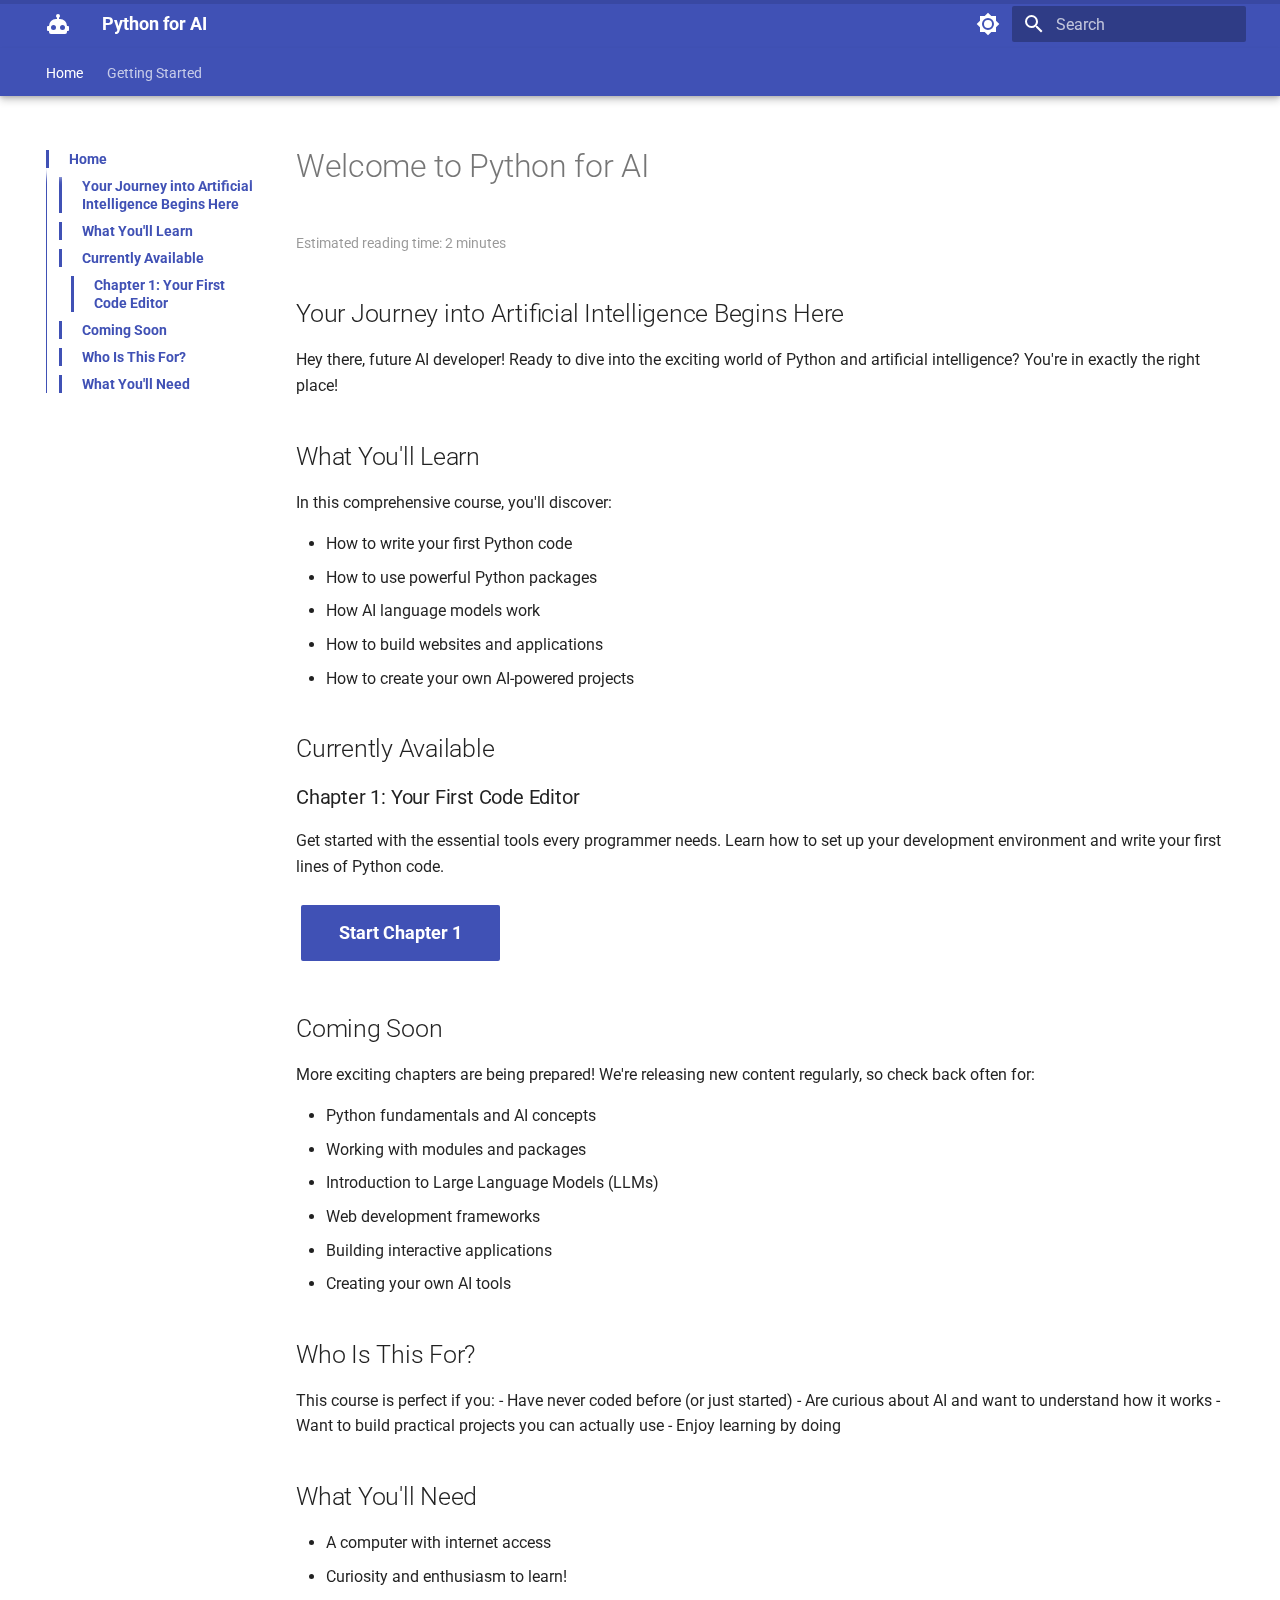
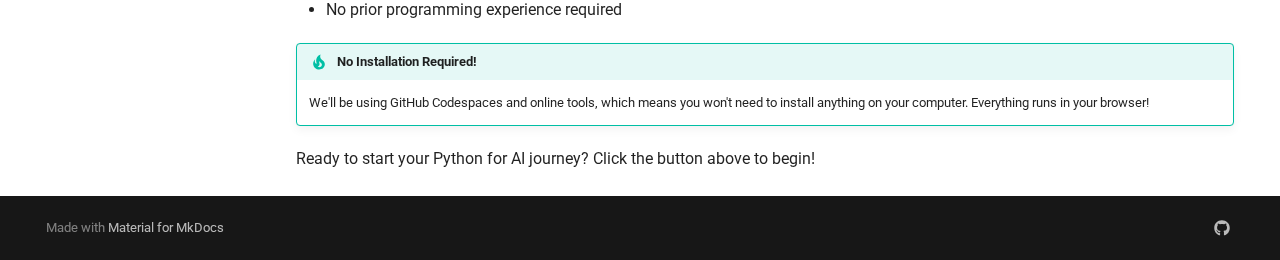
<file: python-ai-tutorial/site/index.html>
<!doctype html>
<html lang="en" class="no-js">
  <head>
    
      <meta charset="utf-8">
      <meta name="viewport" content="width=device-width,initial-scale=1">
      
        <meta name="description" content="Learn Python and AI by building amazing projects">
      
      
        <meta name="author" content="Your Name">
      
      
        <link rel="canonical" href="https://yourusername.github.io/python-for-ai/">
      
      
      
        <link rel="next" href="01-code-editor/">
      
      
      <link rel="icon" href="assets/images/favicon.png">
      <meta name="generator" content="mkdocs-1.6.1, mkdocs-material-9.6.16">
    
    
      
        <title>Python for AI</title>
      
    
    
      <link rel="stylesheet" href="assets/stylesheets/main.7e37652d.min.css">
      
        
        <link rel="stylesheet" href="assets/stylesheets/palette.06af60db.min.css">
      
      


    
    
      
    
    
      
        
        
        <link rel="preconnect" href="https://fonts.gstatic.com" crossorigin>
        <link rel="stylesheet" href="https://fonts.googleapis.com/css?family=Roboto:300,300i,400,400i,700,700i%7CRoboto+Mono:400,400i,700,700i&display=fallback">
        <style>:root{--md-text-font:"Roboto";--md-code-font:"Roboto Mono"}</style>
      
    
    
      <link rel="stylesheet" href="stylesheets/extra.css">
    
    <script>__md_scope=new URL(".",location),__md_hash=e=>[...e].reduce(((e,_)=>(e<<5)-e+_.charCodeAt(0)),0),__md_get=(e,_=localStorage,t=__md_scope)=>JSON.parse(_.getItem(t.pathname+"."+e)),__md_set=(e,_,t=localStorage,a=__md_scope)=>{try{t.setItem(a.pathname+"."+e,JSON.stringify(_))}catch(e){}}</script>
    
      
  


    
    
    
  </head>
  
  
    
    
      
    
    
    
    
    <body dir="ltr" data-md-color-scheme="default" data-md-color-primary="indigo" data-md-color-accent="pink">
  
    
    <input class="md-toggle" data-md-toggle="drawer" type="checkbox" id="__drawer" autocomplete="off">
    <input class="md-toggle" data-md-toggle="search" type="checkbox" id="__search" autocomplete="off">
    <label class="md-overlay" for="__drawer"></label>
    <div data-md-component="skip">
      
        
        <a href="#welcome-to-python-for-ai" class="md-skip">
          Skip to content
        </a>
      
    </div>
    <div data-md-component="announce">
      
    </div>
    
    
      

  

<header class="md-header md-header--shadow md-header--lifted" data-md-component="header">
  <nav class="md-header__inner md-grid" aria-label="Header">
    <a href="." title="Python for AI" class="md-header__button md-logo" aria-label="Python for AI" data-md-component="logo">
      
  
  <svg xmlns="http://www.w3.org/2000/svg" viewBox="0 0 24 24"><path d="M12 2a2 2 0 0 1 2 2c0 .74-.4 1.39-1 1.73V7h1a7 7 0 0 1 7 7h1a1 1 0 0 1 1 1v3a1 1 0 0 1-1 1h-1v1a2 2 0 0 1-2 2H5a2 2 0 0 1-2-2v-1H2a1 1 0 0 1-1-1v-3a1 1 0 0 1 1-1h1a7 7 0 0 1 7-7h1V5.73c-.6-.34-1-.99-1-1.73a2 2 0 0 1 2-2M7.5 13A2.5 2.5 0 0 0 5 15.5 2.5 2.5 0 0 0 7.5 18a2.5 2.5 0 0 0 2.5-2.5A2.5 2.5 0 0 0 7.5 13m9 0a2.5 2.5 0 0 0-2.5 2.5 2.5 2.5 0 0 0 2.5 2.5 2.5 2.5 0 0 0 2.5-2.5 2.5 2.5 0 0 0-2.5-2.5"/></svg>

    </a>
    <label class="md-header__button md-icon" for="__drawer">
      
      <svg xmlns="http://www.w3.org/2000/svg" viewBox="0 0 24 24"><path d="M3 6h18v2H3zm0 5h18v2H3zm0 5h18v2H3z"/></svg>
    </label>
    <div class="md-header__title" data-md-component="header-title">
      <div class="md-header__ellipsis">
        <div class="md-header__topic">
          <span class="md-ellipsis">
            Python for AI
          </span>
        </div>
        <div class="md-header__topic" data-md-component="header-topic">
          <span class="md-ellipsis">
            
              Home
            
          </span>
        </div>
      </div>
    </div>
    
      
        <form class="md-header__option" data-md-component="palette">
  
    
    
    
    <input class="md-option" data-md-color-media="" data-md-color-scheme="default" data-md-color-primary="indigo" data-md-color-accent="pink"  aria-label="Switch to dark mode"  type="radio" name="__palette" id="__palette_0">
    
      <label class="md-header__button md-icon" title="Switch to dark mode" for="__palette_1" hidden>
        <svg xmlns="http://www.w3.org/2000/svg" viewBox="0 0 24 24"><path d="M12 8a4 4 0 0 0-4 4 4 4 0 0 0 4 4 4 4 0 0 0 4-4 4 4 0 0 0-4-4m0 10a6 6 0 0 1-6-6 6 6 0 0 1 6-6 6 6 0 0 1 6 6 6 6 0 0 1-6 6m8-9.31V4h-4.69L12 .69 8.69 4H4v4.69L.69 12 4 15.31V20h4.69L12 23.31 15.31 20H20v-4.69L23.31 12z"/></svg>
      </label>
    
  
    
    
    
    <input class="md-option" data-md-color-media="" data-md-color-scheme="slate" data-md-color-primary="indigo" data-md-color-accent="pink"  aria-label="Switch to light mode"  type="radio" name="__palette" id="__palette_1">
    
      <label class="md-header__button md-icon" title="Switch to light mode" for="__palette_0" hidden>
        <svg xmlns="http://www.w3.org/2000/svg" viewBox="0 0 24 24"><path d="M12 18c-.89 0-1.74-.2-2.5-.55C11.56 16.5 13 14.42 13 12s-1.44-4.5-3.5-5.45C10.26 6.2 11.11 6 12 6a6 6 0 0 1 6 6 6 6 0 0 1-6 6m8-9.31V4h-4.69L12 .69 8.69 4H4v4.69L.69 12 4 15.31V20h4.69L12 23.31 15.31 20H20v-4.69L23.31 12z"/></svg>
      </label>
    
  
</form>
      
    
    
      <script>var palette=__md_get("__palette");if(palette&&palette.color){if("(prefers-color-scheme)"===palette.color.media){var media=matchMedia("(prefers-color-scheme: light)"),input=document.querySelector(media.matches?"[data-md-color-media='(prefers-color-scheme: light)']":"[data-md-color-media='(prefers-color-scheme: dark)']");palette.color.media=input.getAttribute("data-md-color-media"),palette.color.scheme=input.getAttribute("data-md-color-scheme"),palette.color.primary=input.getAttribute("data-md-color-primary"),palette.color.accent=input.getAttribute("data-md-color-accent")}for(var[key,value]of Object.entries(palette.color))document.body.setAttribute("data-md-color-"+key,value)}</script>
    
    
    
      
      
        <label class="md-header__button md-icon" for="__search">
          
          <svg xmlns="http://www.w3.org/2000/svg" viewBox="0 0 24 24"><path d="M9.5 3A6.5 6.5 0 0 1 16 9.5c0 1.61-.59 3.09-1.56 4.23l.27.27h.79l5 5-1.5 1.5-5-5v-.79l-.27-.27A6.52 6.52 0 0 1 9.5 16 6.5 6.5 0 0 1 3 9.5 6.5 6.5 0 0 1 9.5 3m0 2C7 5 5 7 5 9.5S7 14 9.5 14 14 12 14 9.5 12 5 9.5 5"/></svg>
        </label>
        <div class="md-search" data-md-component="search" role="dialog">
  <label class="md-search__overlay" for="__search"></label>
  <div class="md-search__inner" role="search">
    <form class="md-search__form" name="search">
      <input type="text" class="md-search__input" name="query" aria-label="Search" placeholder="Search" autocapitalize="off" autocorrect="off" autocomplete="off" spellcheck="false" data-md-component="search-query" required>
      <label class="md-search__icon md-icon" for="__search">
        
        <svg xmlns="http://www.w3.org/2000/svg" viewBox="0 0 24 24"><path d="M9.5 3A6.5 6.5 0 0 1 16 9.5c0 1.61-.59 3.09-1.56 4.23l.27.27h.79l5 5-1.5 1.5-5-5v-.79l-.27-.27A6.52 6.52 0 0 1 9.5 16 6.5 6.5 0 0 1 3 9.5 6.5 6.5 0 0 1 9.5 3m0 2C7 5 5 7 5 9.5S7 14 9.5 14 14 12 14 9.5 12 5 9.5 5"/></svg>
        
        <svg xmlns="http://www.w3.org/2000/svg" viewBox="0 0 24 24"><path d="M20 11v2H8l5.5 5.5-1.42 1.42L4.16 12l7.92-7.92L13.5 5.5 8 11z"/></svg>
      </label>
      <nav class="md-search__options" aria-label="Search">
        
          <a href="javascript:void(0)" class="md-search__icon md-icon" title="Share" aria-label="Share" data-clipboard data-clipboard-text="" data-md-component="search-share" tabindex="-1">
            
            <svg xmlns="http://www.w3.org/2000/svg" viewBox="0 0 24 24"><path d="M18 16.08c-.76 0-1.44.3-1.96.77L8.91 12.7c.05-.23.09-.46.09-.7s-.04-.47-.09-.7l7.05-4.11c.54.5 1.25.81 2.04.81a3 3 0 0 0 3-3 3 3 0 0 0-3-3 3 3 0 0 0-3 3c0 .24.04.47.09.7L8.04 9.81C7.5 9.31 6.79 9 6 9a3 3 0 0 0-3 3 3 3 0 0 0 3 3c.79 0 1.5-.31 2.04-.81l7.12 4.15c-.05.21-.08.43-.08.66 0 1.61 1.31 2.91 2.92 2.91s2.92-1.3 2.92-2.91A2.92 2.92 0 0 0 18 16.08"/></svg>
          </a>
        
        <button type="reset" class="md-search__icon md-icon" title="Clear" aria-label="Clear" tabindex="-1">
          
          <svg xmlns="http://www.w3.org/2000/svg" viewBox="0 0 24 24"><path d="M19 6.41 17.59 5 12 10.59 6.41 5 5 6.41 10.59 12 5 17.59 6.41 19 12 13.41 17.59 19 19 17.59 13.41 12z"/></svg>
        </button>
      </nav>
      
    </form>
    <div class="md-search__output">
      <div class="md-search__scrollwrap" tabindex="0" data-md-scrollfix>
        <div class="md-search-result" data-md-component="search-result">
          <div class="md-search-result__meta">
            Initializing search
          </div>
          <ol class="md-search-result__list" role="presentation"></ol>
        </div>
      </div>
    </div>
  </div>
</div>
      
    
    
  </nav>
  
    
      
<nav class="md-tabs" aria-label="Tabs" data-md-component="tabs">
  <div class="md-grid">
    <ul class="md-tabs__list">
      
        
  
  
  
    
  
  
    <li class="md-tabs__item md-tabs__item--active">
      <a href="." class="md-tabs__link">
        
  
  
    
  
  Home

      </a>
    </li>
  

      
        
  
  
  
  
    
    
      <li class="md-tabs__item">
        <a href="01-code-editor/" class="md-tabs__link">
          
  
  
  Getting Started

        </a>
      </li>
    
  

      
    </ul>
  </div>
</nav>
    
  
</header>
    
    <div class="md-container" data-md-component="container">
      
      
        
      
      <main class="md-main" data-md-component="main">
        <div class="md-main__inner md-grid">
          
            
              
              <div class="md-sidebar md-sidebar--primary" data-md-component="sidebar" data-md-type="navigation" >
                <div class="md-sidebar__scrollwrap">
                  <div class="md-sidebar__inner">
                    


  


  

<nav class="md-nav md-nav--primary md-nav--lifted md-nav--integrated" aria-label="Navigation" data-md-level="0">
  <label class="md-nav__title" for="__drawer">
    <a href="." title="Python for AI" class="md-nav__button md-logo" aria-label="Python for AI" data-md-component="logo">
      
  
  <svg xmlns="http://www.w3.org/2000/svg" viewBox="0 0 24 24"><path d="M12 2a2 2 0 0 1 2 2c0 .74-.4 1.39-1 1.73V7h1a7 7 0 0 1 7 7h1a1 1 0 0 1 1 1v3a1 1 0 0 1-1 1h-1v1a2 2 0 0 1-2 2H5a2 2 0 0 1-2-2v-1H2a1 1 0 0 1-1-1v-3a1 1 0 0 1 1-1h1a7 7 0 0 1 7-7h1V5.73c-.6-.34-1-.99-1-1.73a2 2 0 0 1 2-2M7.5 13A2.5 2.5 0 0 0 5 15.5 2.5 2.5 0 0 0 7.5 18a2.5 2.5 0 0 0 2.5-2.5A2.5 2.5 0 0 0 7.5 13m9 0a2.5 2.5 0 0 0-2.5 2.5 2.5 2.5 0 0 0 2.5 2.5 2.5 2.5 0 0 0 2.5-2.5 2.5 2.5 0 0 0-2.5-2.5"/></svg>

    </a>
    Python for AI
  </label>
  
  <ul class="md-nav__list" data-md-scrollfix>
    
      
      
  
  
    
  
  
  
    <li class="md-nav__item md-nav__item--active">
      
      <input class="md-nav__toggle md-toggle" type="checkbox" id="__toc">
      
      
        
      
      
        <label class="md-nav__link md-nav__link--active" for="__toc">
          
  
  
  <span class="md-ellipsis">
    Home
    
  </span>
  

          <span class="md-nav__icon md-icon"></span>
        </label>
      
      <a href="." class="md-nav__link md-nav__link--active">
        
  
  
  <span class="md-ellipsis">
    Home
    
  </span>
  

      </a>
      
        

<nav class="md-nav md-nav--secondary" aria-label="Table of contents">
  
  
  
    
  
  
    <label class="md-nav__title" for="__toc">
      <span class="md-nav__icon md-icon"></span>
      Table of contents
    </label>
    <ul class="md-nav__list" data-md-component="toc" data-md-scrollfix>
      
        <li class="md-nav__item">
  <a href="#your-journey-into-artificial-intelligence-begins-here" class="md-nav__link">
    <span class="md-ellipsis">
      Your Journey into Artificial Intelligence Begins Here
    </span>
  </a>
  
</li>
      
        <li class="md-nav__item">
  <a href="#what-youll-learn" class="md-nav__link">
    <span class="md-ellipsis">
      What You'll Learn
    </span>
  </a>
  
</li>
      
        <li class="md-nav__item">
  <a href="#currently-available" class="md-nav__link">
    <span class="md-ellipsis">
      Currently Available
    </span>
  </a>
  
    <nav class="md-nav" aria-label="Currently Available">
      <ul class="md-nav__list">
        
          <li class="md-nav__item">
  <a href="#chapter-1-your-first-code-editor" class="md-nav__link">
    <span class="md-ellipsis">
      Chapter 1: Your First Code Editor
    </span>
  </a>
  
</li>
        
      </ul>
    </nav>
  
</li>
      
        <li class="md-nav__item">
  <a href="#coming-soon" class="md-nav__link">
    <span class="md-ellipsis">
      Coming Soon
    </span>
  </a>
  
</li>
      
        <li class="md-nav__item">
  <a href="#who-is-this-for" class="md-nav__link">
    <span class="md-ellipsis">
      Who Is This For?
    </span>
  </a>
  
</li>
      
        <li class="md-nav__item">
  <a href="#what-youll-need" class="md-nav__link">
    <span class="md-ellipsis">
      What You'll Need
    </span>
  </a>
  
</li>
      
    </ul>
  
</nav>
      
    </li>
  

    
      
      
  
  
  
  
    
    
    
    
      
      
        
      
    
    
    <li class="md-nav__item md-nav__item--nested">
      
        
        
          
        
        <input class="md-nav__toggle md-toggle md-toggle--indeterminate" type="checkbox" id="__nav_2" >
        
          
          <label class="md-nav__link" for="__nav_2" id="__nav_2_label" tabindex="0">
            
  
  
  <span class="md-ellipsis">
    Getting Started
    
  </span>
  

            <span class="md-nav__icon md-icon"></span>
          </label>
        
        <nav class="md-nav" data-md-level="1" aria-labelledby="__nav_2_label" aria-expanded="false">
          <label class="md-nav__title" for="__nav_2">
            <span class="md-nav__icon md-icon"></span>
            Getting Started
          </label>
          <ul class="md-nav__list" data-md-scrollfix>
            
              
                
  
  
  
  
    <li class="md-nav__item">
      <a href="01-code-editor/" class="md-nav__link">
        
  
  
  <span class="md-ellipsis">
    1. Your First Code Editor
    
  </span>
  

      </a>
    </li>
  

              
            
          </ul>
        </nav>
      
    </li>
  

    
  </ul>
</nav>
                  </div>
                </div>
              </div>
            
            
          
          
            <div class="md-content" data-md-component="content">
              <article class="md-content__inner md-typeset">
                
                  



<h1 id="welcome-to-python-for-ai">Welcome to Python for AI<a class="headerlink" href="#welcome-to-python-for-ai" title="Permanent link">&para;</a></h1>
<h2 id="your-journey-into-artificial-intelligence-begins-here">Your Journey into Artificial Intelligence Begins Here<a class="headerlink" href="#your-journey-into-artificial-intelligence-begins-here" title="Permanent link">&para;</a></h2>
<p>Hey there, future AI developer! Ready to dive into the exciting world of Python and artificial intelligence? You're in exactly the right place!</p>
<h2 id="what-youll-learn">What You'll Learn<a class="headerlink" href="#what-youll-learn" title="Permanent link">&para;</a></h2>
<p>In this comprehensive course, you'll discover:</p>
<ul>
<li>How to write your first Python code</li>
<li>How to use powerful Python packages</li>
<li>How AI language models work</li>
<li>How to build websites and applications</li>
<li>How to create your own AI-powered projects</li>
</ul>
<h2 id="currently-available">Currently Available<a class="headerlink" href="#currently-available" title="Permanent link">&para;</a></h2>
<h3 id="chapter-1-your-first-code-editor">Chapter 1: Your First Code Editor<a class="headerlink" href="#chapter-1-your-first-code-editor" title="Permanent link">&para;</a></h3>
<p>Get started with the essential tools every programmer needs. Learn how to set up your development environment and write your first lines of Python code.</p>
<p><a href="01-code-editor/" class="md-button md-button--primary">
  Start Chapter 1
</a></p>
<h2 id="coming-soon">Coming Soon<a class="headerlink" href="#coming-soon" title="Permanent link">&para;</a></h2>
<p>More exciting chapters are being prepared! We're releasing new content regularly, so check back often for:</p>
<ul>
<li>Python fundamentals and AI concepts</li>
<li>Working with modules and packages  </li>
<li>Introduction to Large Language Models (LLMs)</li>
<li>Web development frameworks</li>
<li>Building interactive applications</li>
<li>Creating your own AI tools</li>
</ul>
<h2 id="who-is-this-for">Who Is This For?<a class="headerlink" href="#who-is-this-for" title="Permanent link">&para;</a></h2>
<p>This course is perfect if you:
- Have never coded before (or just started)
- Are curious about AI and want to understand how it works
- Want to build practical projects you can actually use
- Enjoy learning by doing</p>
<h2 id="what-youll-need">What You'll Need<a class="headerlink" href="#what-youll-need" title="Permanent link">&para;</a></h2>
<ul>
<li>A computer with internet access</li>
<li>Curiosity and enthusiasm to learn!</li>
<li>No prior programming experience required</li>
</ul>
<div class="admonition tip">
<p class="admonition-title">No Installation Required!</p>
<p>We'll be using GitHub Codespaces and online tools, which means you won't need to install anything on your computer. Everything runs in your browser!</p>
</div>
<p>Ready to start your Python for AI journey? Click the button above to begin!</p>









  



  <form class="md-feedback" name="feedback" hidden>
    <fieldset>
      <legend class="md-feedback__title">
        Was this page helpful?
      </legend>
      <div class="md-feedback__inner">
        <div class="md-feedback__list">
          
            <button class="md-feedback__icon md-icon" type="submit" title="This page was helpful" data-md-value="1">
              <svg xmlns="http://www.w3.org/2000/svg" viewBox="0 0 24 24"><path d="M20 12a8 8 0 0 0-8-8 8 8 0 0 0-8 8 8 8 0 0 0 8 8 8 8 0 0 0 8-8m2 0a10 10 0 0 1-10 10A10 10 0 0 1 2 12 10 10 0 0 1 12 2a10 10 0 0 1 10 10M10 9.5c0 .8-.7 1.5-1.5 1.5S7 10.3 7 9.5 7.7 8 8.5 8s1.5.7 1.5 1.5m7 0c0 .8-.7 1.5-1.5 1.5S14 10.3 14 9.5 14.7 8 15.5 8s1.5.7 1.5 1.5m-5 7.73c-1.75 0-3.29-.73-4.19-1.81L9.23 14c.45.72 1.52 1.23 2.77 1.23s2.32-.51 2.77-1.23l1.42 1.42c-.9 1.08-2.44 1.81-4.19 1.81"/></svg>
            </button>
          
            <button class="md-feedback__icon md-icon" type="submit" title="This page could be improved" data-md-value="0">
              <svg xmlns="http://www.w3.org/2000/svg" viewBox="0 0 24 24"><path d="M20 12a8 8 0 0 0-8-8 8 8 0 0 0-8 8 8 8 0 0 0 8 8 8 8 0 0 0 8-8m2 0a10 10 0 0 1-10 10A10 10 0 0 1 2 12 10 10 0 0 1 12 2a10 10 0 0 1 10 10m-6.5-4c.8 0 1.5.7 1.5 1.5s-.7 1.5-1.5 1.5-1.5-.7-1.5-1.5.7-1.5 1.5-1.5M10 9.5c0 .8-.7 1.5-1.5 1.5S7 10.3 7 9.5 7.7 8 8.5 8s1.5.7 1.5 1.5m2 4.5c1.75 0 3.29.72 4.19 1.81l-1.42 1.42C14.32 16.5 13.25 16 12 16s-2.32.5-2.77 1.23l-1.42-1.42C8.71 14.72 10.25 14 12 14"/></svg>
            </button>
          
        </div>
        <div class="md-feedback__note">
          
            <div data-md-value="1" hidden>
              
              
                
              
              
              
                
                
              
              Thanks for your feedback!
            </div>
          
            <div data-md-value="0" hidden>
              
              
                
              
              
              
                
                
              
              Thanks for your feedback! Help us improve this page by <a href="https://github.com/yourusername/django-ai-tutorial/issues" target="_blank" rel="noopener">telling us what you found confusing</a>.
            </div>
          
        </div>
      </div>
    </fieldset>
  </form>


                
              </article>
            </div>
          
          
  <script>var tabs=__md_get("__tabs");if(Array.isArray(tabs))e:for(var set of document.querySelectorAll(".tabbed-set")){var labels=set.querySelector(".tabbed-labels");for(var tab of tabs)for(var label of labels.getElementsByTagName("label"))if(label.innerText.trim()===tab){var input=document.getElementById(label.htmlFor);input.checked=!0;continue e}}</script>

<script>var target=document.getElementById(location.hash.slice(1));target&&target.name&&(target.checked=target.name.startsWith("__tabbed_"))</script>
        </div>
        
          <button type="button" class="md-top md-icon" data-md-component="top" hidden>
  
  <svg xmlns="http://www.w3.org/2000/svg" viewBox="0 0 24 24"><path d="M13 20h-2V8l-5.5 5.5-1.42-1.42L12 4.16l7.92 7.92-1.42 1.42L13 8z"/></svg>
  Back to top
</button>
        
      </main>
      
        <footer class="md-footer">
  
  <div class="md-footer-meta md-typeset">
    <div class="md-footer-meta__inner md-grid">
      <div class="md-copyright">
  
  
    Made with
    <a href="https://squidfunk.github.io/mkdocs-material/" target="_blank" rel="noopener">
      Material for MkDocs
    </a>
  
</div>
      
        <div class="md-social">
  
    
    
    
    
      
      
    
    <a href="https://github.com/yourusername" target="_blank" rel="noopener" title="github.com" class="md-social__link">
      <svg xmlns="http://www.w3.org/2000/svg" viewBox="0 0 512 512"><!--! Font Awesome Free 7.0.0 by @fontawesome - https://fontawesome.com License - https://fontawesome.com/license/free (Icons: CC BY 4.0, Fonts: SIL OFL 1.1, Code: MIT License) Copyright 2025 Fonticons, Inc.--><path fill="currentColor" d="M173.9 397.4c0 2-2.3 3.6-5.2 3.6-3.3.3-5.6-1.3-5.6-3.6 0-2 2.3-3.6 5.2-3.6 3-.3 5.6 1.3 5.6 3.6m-31.1-4.5c-.7 2 1.3 4.3 4.3 4.9 2.6 1 5.6 0 6.2-2s-1.3-4.3-4.3-5.2c-2.6-.7-5.5.3-6.2 2.3m44.2-1.7c-2.9.7-4.9 2.6-4.6 4.9.3 2 2.9 3.3 5.9 2.6 2.9-.7 4.9-2.6 4.6-4.6-.3-1.9-3-3.2-5.9-2.9M252.8 8C114.1 8 8 113.3 8 252c0 110.9 69.8 205.8 169.5 239.2 12.8 2.3 17.3-5.6 17.3-12.1 0-6.2-.3-40.4-.3-61.4 0 0-70 15-84.7-29.8 0 0-11.4-29.1-27.8-36.6 0 0-22.9-15.7 1.6-15.4 0 0 24.9 2 38.6 25.8 21.9 38.6 58.6 27.5 72.9 20.9 2.3-16 8.8-27.1 16-33.7-55.9-6.2-112.3-14.3-112.3-110.5 0-27.5 7.6-41.3 23.6-58.9-2.6-6.5-11.1-33.3 2.6-67.9 20.9-6.5 69 27 69 27 20-5.6 41.5-8.5 62.8-8.5s42.8 2.9 62.8 8.5c0 0 48.1-33.6 69-27 13.7 34.7 5.2 61.4 2.6 67.9 16 17.7 25.8 31.5 25.8 58.9 0 96.5-58.9 104.2-114.8 110.5 9.2 7.9 17 22.9 17 46.4 0 33.7-.3 75.4-.3 83.6 0 6.5 4.6 14.4 17.3 12.1C436.2 457.8 504 362.9 504 252 504 113.3 391.5 8 252.8 8M105.2 352.9c-1.3 1-1 3.3.7 5.2 1.6 1.6 3.9 2.3 5.2 1 1.3-1 1-3.3-.7-5.2-1.6-1.6-3.9-2.3-5.2-1m-10.8-8.1c-.7 1.3.3 2.9 2.3 3.9 1.6 1 3.6.7 4.3-.7.7-1.3-.3-2.9-2.3-3.9-2-.6-3.6-.3-4.3.7m32.4 35.6c-1.6 1.3-1 4.3 1.3 6.2 2.3 2.3 5.2 2.6 6.5 1 1.3-1.3.7-4.3-1.3-6.2-2.2-2.3-5.2-2.6-6.5-1m-11.4-14.7c-1.6 1-1.6 3.6 0 5.9s4.3 3.3 5.6 2.3c1.6-1.3 1.6-3.9 0-6.2-1.4-2.3-4-3.3-5.6-2"/></svg>
    </a>
  
</div>
      
    </div>
  </div>
</footer>
      
    </div>
    <div class="md-dialog" data-md-component="dialog">
      <div class="md-dialog__inner md-typeset"></div>
    </div>
    
    
    
      
      <script id="__config" type="application/json">{"base": ".", "features": ["navigation.sections", "navigation.expand", "navigation.top", "navigation.tabs", "navigation.tabs.sticky", "navigation.tracking", "navigation.instant", "navigation.instant.prefetch", "toc.integrate", "toc.follow", "content.code.copy", "content.code.annotate", "content.tabs.link", "search.highlight", "search.share"], "search": "assets/javascripts/workers/search.d50fe291.min.js", "tags": null, "translations": {"clipboard.copied": "Copied to clipboard", "clipboard.copy": "Copy to clipboard", "search.result.more.one": "1 more on this page", "search.result.more.other": "# more on this page", "search.result.none": "No matching documents", "search.result.one": "1 matching document", "search.result.other": "# matching documents", "search.result.placeholder": "Type to start searching", "search.result.term.missing": "Missing", "select.version": "Select version"}, "version": null}</script>
    
    
      <script src="assets/javascripts/bundle.50899def.min.js"></script>
      
        <script src="javascripts/extra.js"></script>
      
    
  </body>
</html>
</file>
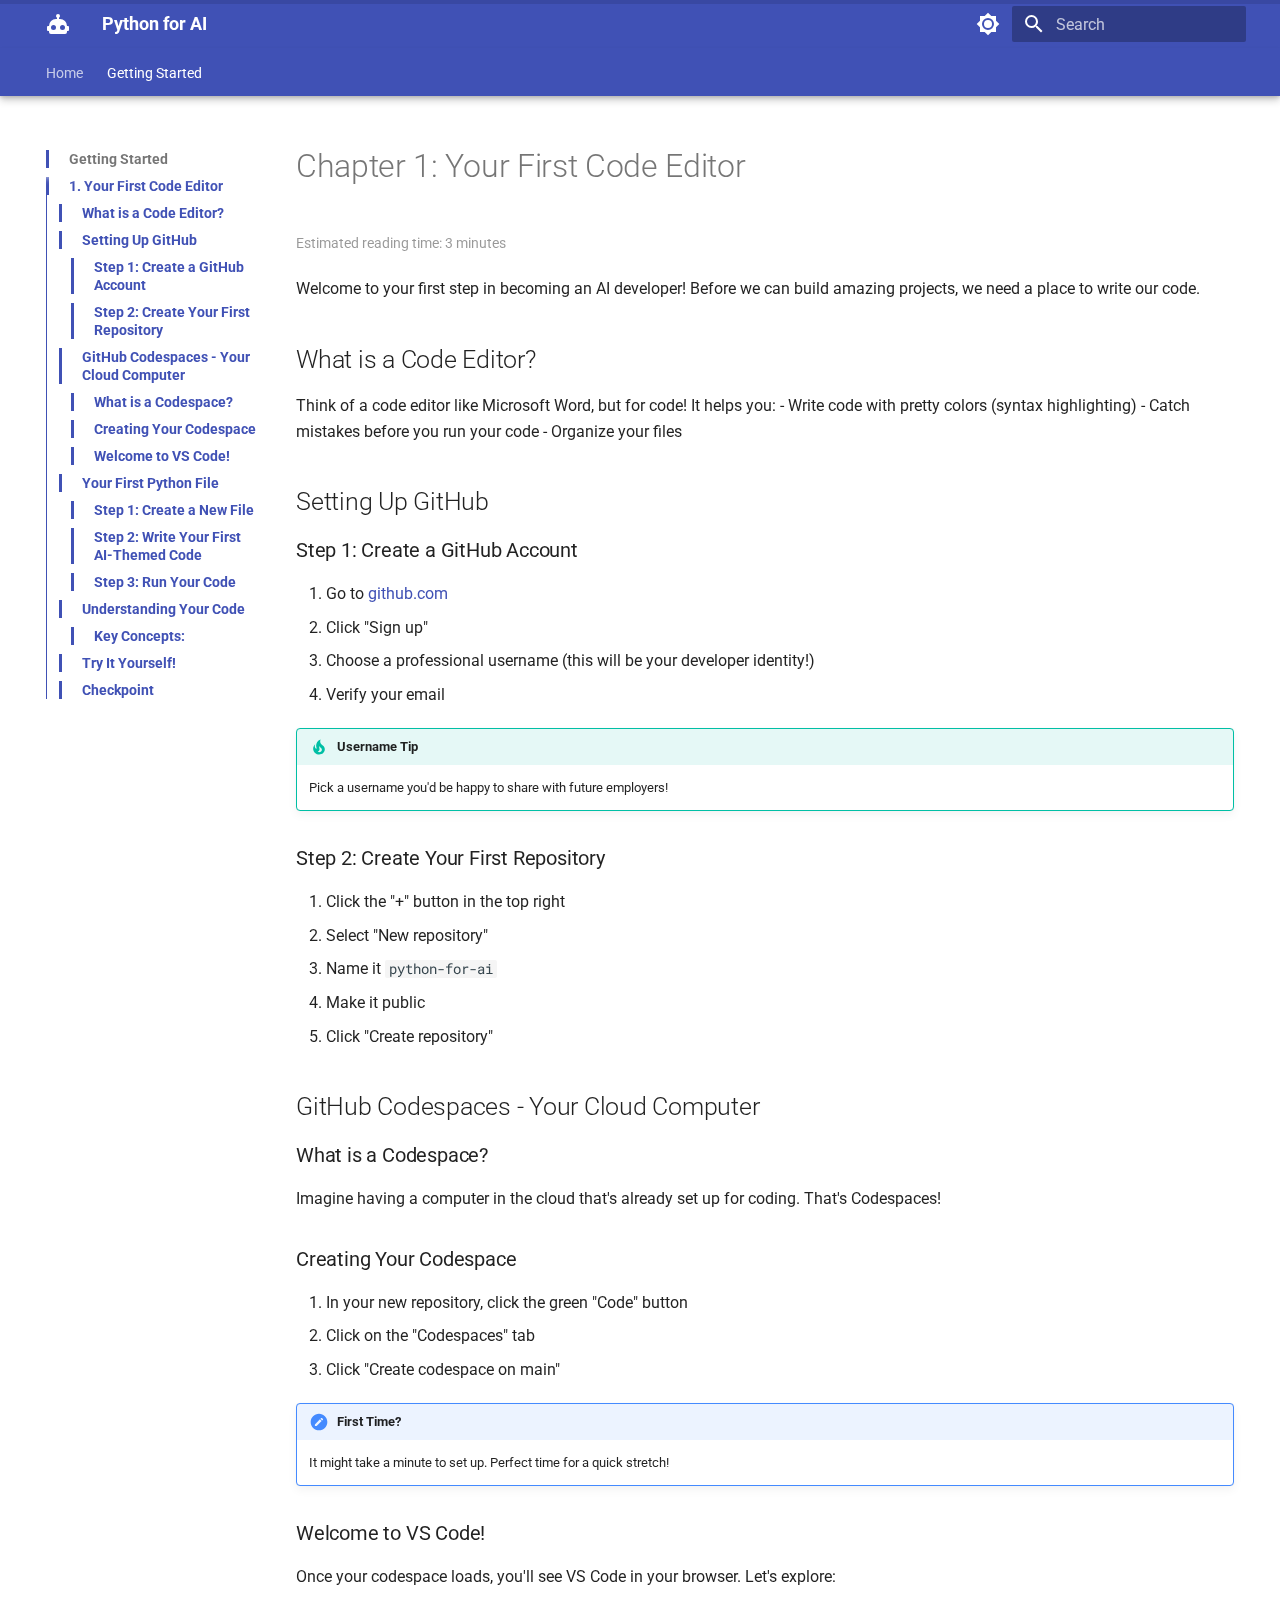
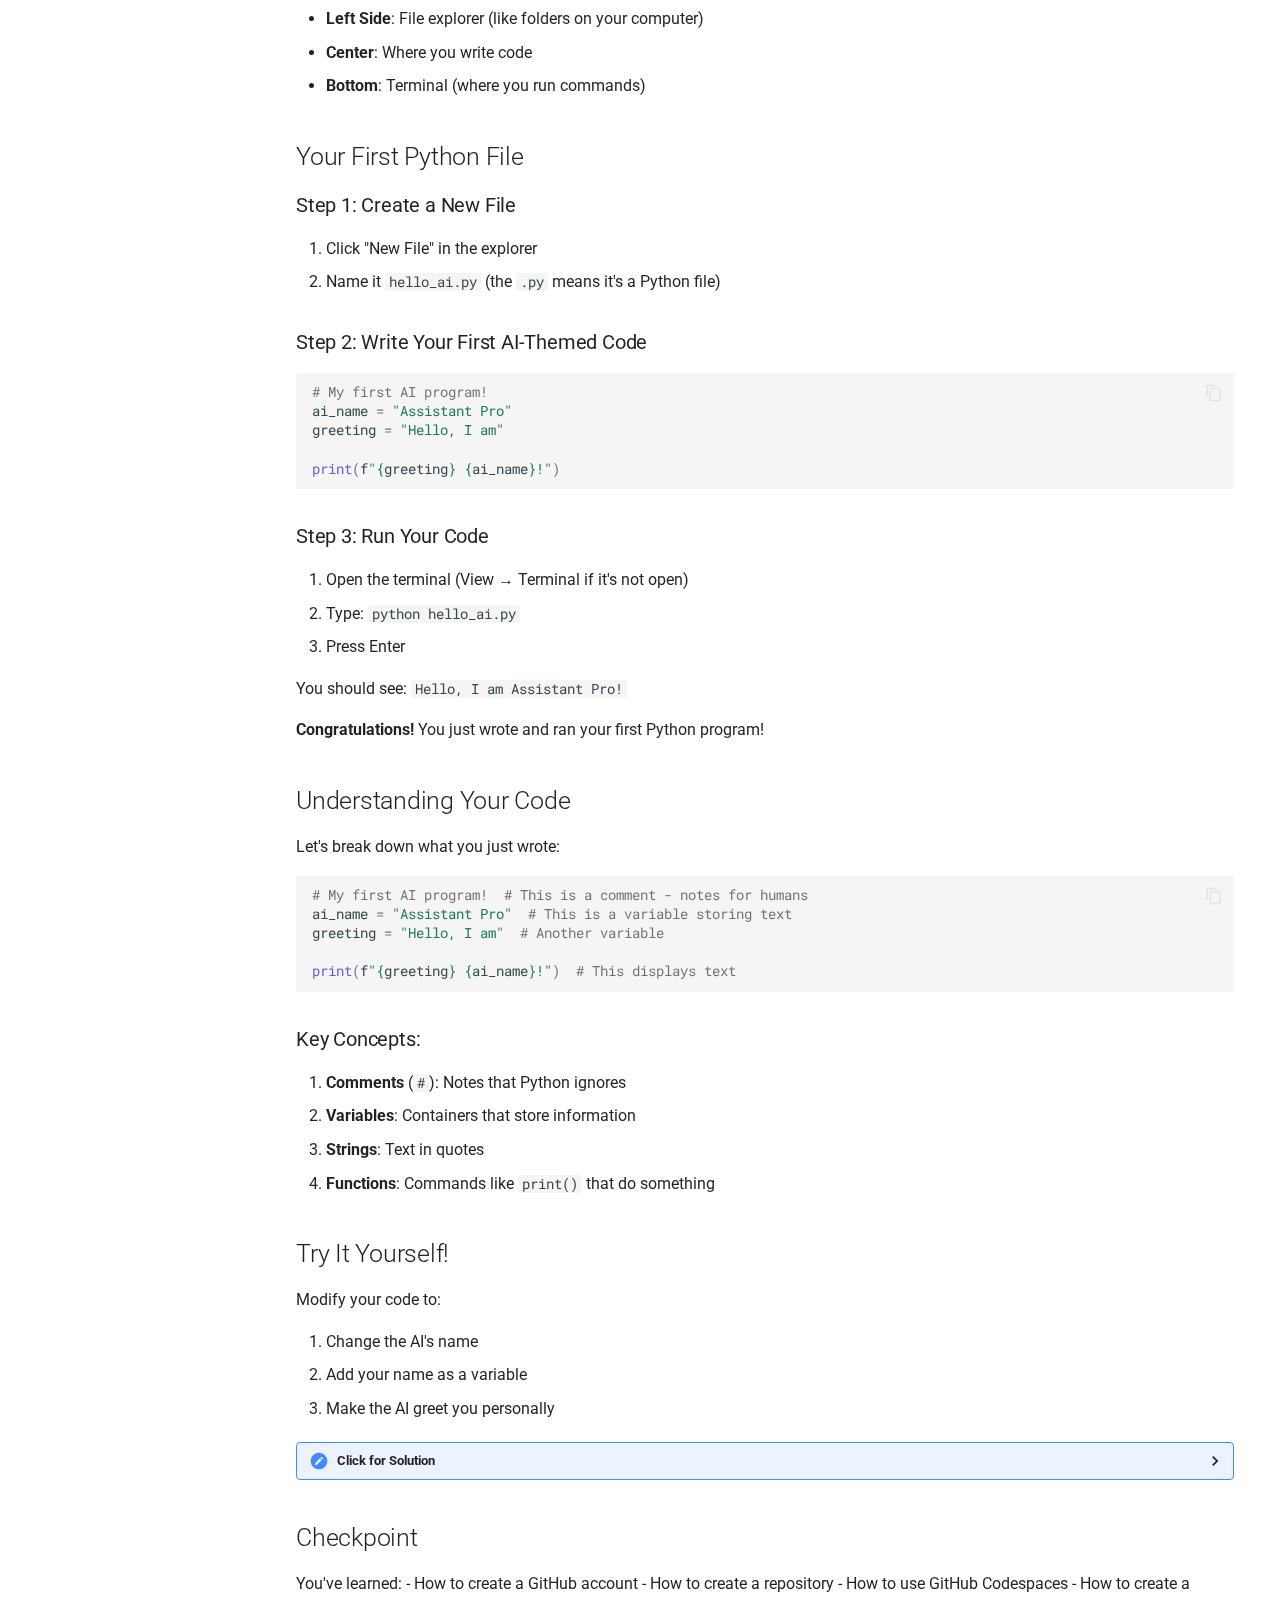
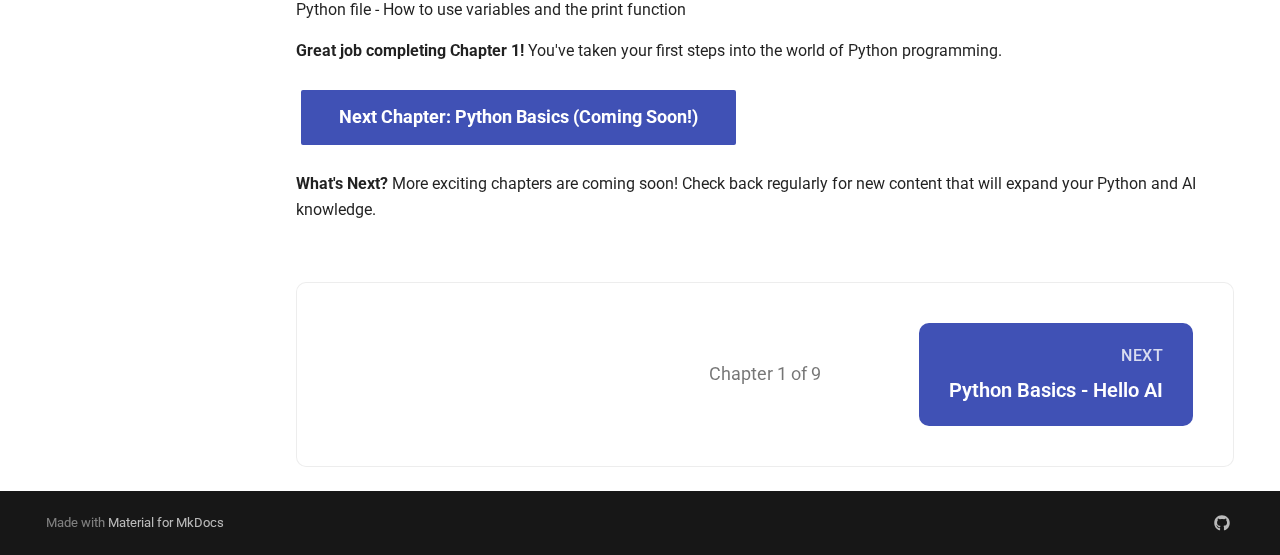
<file: python-ai-tutorial/site/01-code-editor/index.html>
<!doctype html>
<html lang="en" class="no-js">
  <head>
    
      <meta charset="utf-8">
      <meta name="viewport" content="width=device-width,initial-scale=1">
      
        <meta name="description" content="Learn Python and AI by building amazing projects">
      
      
        <meta name="author" content="Your Name">
      
      
        <link rel="canonical" href="https://yourusername.github.io/python-for-ai/01-code-editor/">
      
      
        <link rel="prev" href="..">
      
      
      
      <link rel="icon" href="../assets/images/favicon.png">
      <meta name="generator" content="mkdocs-1.6.1, mkdocs-material-9.6.16">
    
    
      
        <title>1. Your First Code Editor - Python for AI</title>
      
    
    
      <link rel="stylesheet" href="../assets/stylesheets/main.7e37652d.min.css">
      
        
        <link rel="stylesheet" href="../assets/stylesheets/palette.06af60db.min.css">
      
      


    
    
      
    
    
      
        
        
        <link rel="preconnect" href="https://fonts.gstatic.com" crossorigin>
        <link rel="stylesheet" href="https://fonts.googleapis.com/css?family=Roboto:300,300i,400,400i,700,700i%7CRoboto+Mono:400,400i,700,700i&display=fallback">
        <style>:root{--md-text-font:"Roboto";--md-code-font:"Roboto Mono"}</style>
      
    
    
      <link rel="stylesheet" href="../stylesheets/extra.css">
    
    <script>__md_scope=new URL("..",location),__md_hash=e=>[...e].reduce(((e,_)=>(e<<5)-e+_.charCodeAt(0)),0),__md_get=(e,_=localStorage,t=__md_scope)=>JSON.parse(_.getItem(t.pathname+"."+e)),__md_set=(e,_,t=localStorage,a=__md_scope)=>{try{t.setItem(a.pathname+"."+e,JSON.stringify(_))}catch(e){}}</script>
    
      
  


    
    
    
  </head>
  
  
    
    
      
    
    
    
    
    <body dir="ltr" data-md-color-scheme="default" data-md-color-primary="indigo" data-md-color-accent="pink">
  
    
    <input class="md-toggle" data-md-toggle="drawer" type="checkbox" id="__drawer" autocomplete="off">
    <input class="md-toggle" data-md-toggle="search" type="checkbox" id="__search" autocomplete="off">
    <label class="md-overlay" for="__drawer"></label>
    <div data-md-component="skip">
      
        
        <a href="#chapter-1-your-first-code-editor" class="md-skip">
          Skip to content
        </a>
      
    </div>
    <div data-md-component="announce">
      
    </div>
    
    
      

  

<header class="md-header md-header--shadow md-header--lifted" data-md-component="header">
  <nav class="md-header__inner md-grid" aria-label="Header">
    <a href=".." title="Python for AI" class="md-header__button md-logo" aria-label="Python for AI" data-md-component="logo">
      
  
  <svg xmlns="http://www.w3.org/2000/svg" viewBox="0 0 24 24"><path d="M12 2a2 2 0 0 1 2 2c0 .74-.4 1.39-1 1.73V7h1a7 7 0 0 1 7 7h1a1 1 0 0 1 1 1v3a1 1 0 0 1-1 1h-1v1a2 2 0 0 1-2 2H5a2 2 0 0 1-2-2v-1H2a1 1 0 0 1-1-1v-3a1 1 0 0 1 1-1h1a7 7 0 0 1 7-7h1V5.73c-.6-.34-1-.99-1-1.73a2 2 0 0 1 2-2M7.5 13A2.5 2.5 0 0 0 5 15.5 2.5 2.5 0 0 0 7.5 18a2.5 2.5 0 0 0 2.5-2.5A2.5 2.5 0 0 0 7.5 13m9 0a2.5 2.5 0 0 0-2.5 2.5 2.5 2.5 0 0 0 2.5 2.5 2.5 2.5 0 0 0 2.5-2.5 2.5 2.5 0 0 0-2.5-2.5"/></svg>

    </a>
    <label class="md-header__button md-icon" for="__drawer">
      
      <svg xmlns="http://www.w3.org/2000/svg" viewBox="0 0 24 24"><path d="M3 6h18v2H3zm0 5h18v2H3zm0 5h18v2H3z"/></svg>
    </label>
    <div class="md-header__title" data-md-component="header-title">
      <div class="md-header__ellipsis">
        <div class="md-header__topic">
          <span class="md-ellipsis">
            Python for AI
          </span>
        </div>
        <div class="md-header__topic" data-md-component="header-topic">
          <span class="md-ellipsis">
            
              1. Your First Code Editor
            
          </span>
        </div>
      </div>
    </div>
    
      
        <form class="md-header__option" data-md-component="palette">
  
    
    
    
    <input class="md-option" data-md-color-media="" data-md-color-scheme="default" data-md-color-primary="indigo" data-md-color-accent="pink"  aria-label="Switch to dark mode"  type="radio" name="__palette" id="__palette_0">
    
      <label class="md-header__button md-icon" title="Switch to dark mode" for="__palette_1" hidden>
        <svg xmlns="http://www.w3.org/2000/svg" viewBox="0 0 24 24"><path d="M12 8a4 4 0 0 0-4 4 4 4 0 0 0 4 4 4 4 0 0 0 4-4 4 4 0 0 0-4-4m0 10a6 6 0 0 1-6-6 6 6 0 0 1 6-6 6 6 0 0 1 6 6 6 6 0 0 1-6 6m8-9.31V4h-4.69L12 .69 8.69 4H4v4.69L.69 12 4 15.31V20h4.69L12 23.31 15.31 20H20v-4.69L23.31 12z"/></svg>
      </label>
    
  
    
    
    
    <input class="md-option" data-md-color-media="" data-md-color-scheme="slate" data-md-color-primary="indigo" data-md-color-accent="pink"  aria-label="Switch to light mode"  type="radio" name="__palette" id="__palette_1">
    
      <label class="md-header__button md-icon" title="Switch to light mode" for="__palette_0" hidden>
        <svg xmlns="http://www.w3.org/2000/svg" viewBox="0 0 24 24"><path d="M12 18c-.89 0-1.74-.2-2.5-.55C11.56 16.5 13 14.42 13 12s-1.44-4.5-3.5-5.45C10.26 6.2 11.11 6 12 6a6 6 0 0 1 6 6 6 6 0 0 1-6 6m8-9.31V4h-4.69L12 .69 8.69 4H4v4.69L.69 12 4 15.31V20h4.69L12 23.31 15.31 20H20v-4.69L23.31 12z"/></svg>
      </label>
    
  
</form>
      
    
    
      <script>var palette=__md_get("__palette");if(palette&&palette.color){if("(prefers-color-scheme)"===palette.color.media){var media=matchMedia("(prefers-color-scheme: light)"),input=document.querySelector(media.matches?"[data-md-color-media='(prefers-color-scheme: light)']":"[data-md-color-media='(prefers-color-scheme: dark)']");palette.color.media=input.getAttribute("data-md-color-media"),palette.color.scheme=input.getAttribute("data-md-color-scheme"),palette.color.primary=input.getAttribute("data-md-color-primary"),palette.color.accent=input.getAttribute("data-md-color-accent")}for(var[key,value]of Object.entries(palette.color))document.body.setAttribute("data-md-color-"+key,value)}</script>
    
    
    
      
      
        <label class="md-header__button md-icon" for="__search">
          
          <svg xmlns="http://www.w3.org/2000/svg" viewBox="0 0 24 24"><path d="M9.5 3A6.5 6.5 0 0 1 16 9.5c0 1.61-.59 3.09-1.56 4.23l.27.27h.79l5 5-1.5 1.5-5-5v-.79l-.27-.27A6.52 6.52 0 0 1 9.5 16 6.5 6.5 0 0 1 3 9.5 6.5 6.5 0 0 1 9.5 3m0 2C7 5 5 7 5 9.5S7 14 9.5 14 14 12 14 9.5 12 5 9.5 5"/></svg>
        </label>
        <div class="md-search" data-md-component="search" role="dialog">
  <label class="md-search__overlay" for="__search"></label>
  <div class="md-search__inner" role="search">
    <form class="md-search__form" name="search">
      <input type="text" class="md-search__input" name="query" aria-label="Search" placeholder="Search" autocapitalize="off" autocorrect="off" autocomplete="off" spellcheck="false" data-md-component="search-query" required>
      <label class="md-search__icon md-icon" for="__search">
        
        <svg xmlns="http://www.w3.org/2000/svg" viewBox="0 0 24 24"><path d="M9.5 3A6.5 6.5 0 0 1 16 9.5c0 1.61-.59 3.09-1.56 4.23l.27.27h.79l5 5-1.5 1.5-5-5v-.79l-.27-.27A6.52 6.52 0 0 1 9.5 16 6.5 6.5 0 0 1 3 9.5 6.5 6.5 0 0 1 9.5 3m0 2C7 5 5 7 5 9.5S7 14 9.5 14 14 12 14 9.5 12 5 9.5 5"/></svg>
        
        <svg xmlns="http://www.w3.org/2000/svg" viewBox="0 0 24 24"><path d="M20 11v2H8l5.5 5.5-1.42 1.42L4.16 12l7.92-7.92L13.5 5.5 8 11z"/></svg>
      </label>
      <nav class="md-search__options" aria-label="Search">
        
          <a href="javascript:void(0)" class="md-search__icon md-icon" title="Share" aria-label="Share" data-clipboard data-clipboard-text="" data-md-component="search-share" tabindex="-1">
            
            <svg xmlns="http://www.w3.org/2000/svg" viewBox="0 0 24 24"><path d="M18 16.08c-.76 0-1.44.3-1.96.77L8.91 12.7c.05-.23.09-.46.09-.7s-.04-.47-.09-.7l7.05-4.11c.54.5 1.25.81 2.04.81a3 3 0 0 0 3-3 3 3 0 0 0-3-3 3 3 0 0 0-3 3c0 .24.04.47.09.7L8.04 9.81C7.5 9.31 6.79 9 6 9a3 3 0 0 0-3 3 3 3 0 0 0 3 3c.79 0 1.5-.31 2.04-.81l7.12 4.15c-.05.21-.08.43-.08.66 0 1.61 1.31 2.91 2.92 2.91s2.92-1.3 2.92-2.91A2.92 2.92 0 0 0 18 16.08"/></svg>
          </a>
        
        <button type="reset" class="md-search__icon md-icon" title="Clear" aria-label="Clear" tabindex="-1">
          
          <svg xmlns="http://www.w3.org/2000/svg" viewBox="0 0 24 24"><path d="M19 6.41 17.59 5 12 10.59 6.41 5 5 6.41 10.59 12 5 17.59 6.41 19 12 13.41 17.59 19 19 17.59 13.41 12z"/></svg>
        </button>
      </nav>
      
    </form>
    <div class="md-search__output">
      <div class="md-search__scrollwrap" tabindex="0" data-md-scrollfix>
        <div class="md-search-result" data-md-component="search-result">
          <div class="md-search-result__meta">
            Initializing search
          </div>
          <ol class="md-search-result__list" role="presentation"></ol>
        </div>
      </div>
    </div>
  </div>
</div>
      
    
    
  </nav>
  
    
      
<nav class="md-tabs" aria-label="Tabs" data-md-component="tabs">
  <div class="md-grid">
    <ul class="md-tabs__list">
      
        
  
  
  
  
    <li class="md-tabs__item">
      <a href=".." class="md-tabs__link">
        
  
  
    
  
  Home

      </a>
    </li>
  

      
        
  
  
  
    
  
  
    
    
      <li class="md-tabs__item md-tabs__item--active">
        <a href="./" class="md-tabs__link">
          
  
  
  Getting Started

        </a>
      </li>
    
  

      
    </ul>
  </div>
</nav>
    
  
</header>
    
    <div class="md-container" data-md-component="container">
      
      
        
      
      <main class="md-main" data-md-component="main">
        <div class="md-main__inner md-grid">
          
            
              
              <div class="md-sidebar md-sidebar--primary" data-md-component="sidebar" data-md-type="navigation" >
                <div class="md-sidebar__scrollwrap">
                  <div class="md-sidebar__inner">
                    


  


  

<nav class="md-nav md-nav--primary md-nav--lifted md-nav--integrated" aria-label="Navigation" data-md-level="0">
  <label class="md-nav__title" for="__drawer">
    <a href=".." title="Python for AI" class="md-nav__button md-logo" aria-label="Python for AI" data-md-component="logo">
      
  
  <svg xmlns="http://www.w3.org/2000/svg" viewBox="0 0 24 24"><path d="M12 2a2 2 0 0 1 2 2c0 .74-.4 1.39-1 1.73V7h1a7 7 0 0 1 7 7h1a1 1 0 0 1 1 1v3a1 1 0 0 1-1 1h-1v1a2 2 0 0 1-2 2H5a2 2 0 0 1-2-2v-1H2a1 1 0 0 1-1-1v-3a1 1 0 0 1 1-1h1a7 7 0 0 1 7-7h1V5.73c-.6-.34-1-.99-1-1.73a2 2 0 0 1 2-2M7.5 13A2.5 2.5 0 0 0 5 15.5 2.5 2.5 0 0 0 7.5 18a2.5 2.5 0 0 0 2.5-2.5A2.5 2.5 0 0 0 7.5 13m9 0a2.5 2.5 0 0 0-2.5 2.5 2.5 2.5 0 0 0 2.5 2.5 2.5 2.5 0 0 0 2.5-2.5 2.5 2.5 0 0 0-2.5-2.5"/></svg>

    </a>
    Python for AI
  </label>
  
  <ul class="md-nav__list" data-md-scrollfix>
    
      
      
  
  
  
  
    <li class="md-nav__item">
      <a href=".." class="md-nav__link">
        
  
  
  <span class="md-ellipsis">
    Home
    
  </span>
  

      </a>
    </li>
  

    
      
      
  
  
    
  
  
  
    
    
    
    
      
        
        
      
      
        
      
    
    
    <li class="md-nav__item md-nav__item--active md-nav__item--section md-nav__item--nested">
      
        
        
        <input class="md-nav__toggle md-toggle " type="checkbox" id="__nav_2" checked>
        
          
          <label class="md-nav__link" for="__nav_2" id="__nav_2_label" tabindex="">
            
  
  
  <span class="md-ellipsis">
    Getting Started
    
  </span>
  

            <span class="md-nav__icon md-icon"></span>
          </label>
        
        <nav class="md-nav" data-md-level="1" aria-labelledby="__nav_2_label" aria-expanded="true">
          <label class="md-nav__title" for="__nav_2">
            <span class="md-nav__icon md-icon"></span>
            Getting Started
          </label>
          <ul class="md-nav__list" data-md-scrollfix>
            
              
                
  
  
    
  
  
  
    <li class="md-nav__item md-nav__item--active">
      
      <input class="md-nav__toggle md-toggle" type="checkbox" id="__toc">
      
      
        
      
      
        <label class="md-nav__link md-nav__link--active" for="__toc">
          
  
  
  <span class="md-ellipsis">
    1. Your First Code Editor
    
  </span>
  

          <span class="md-nav__icon md-icon"></span>
        </label>
      
      <a href="./" class="md-nav__link md-nav__link--active">
        
  
  
  <span class="md-ellipsis">
    1. Your First Code Editor
    
  </span>
  

      </a>
      
        

<nav class="md-nav md-nav--secondary" aria-label="Table of contents">
  
  
  
    
  
  
    <label class="md-nav__title" for="__toc">
      <span class="md-nav__icon md-icon"></span>
      Table of contents
    </label>
    <ul class="md-nav__list" data-md-component="toc" data-md-scrollfix>
      
        <li class="md-nav__item">
  <a href="#what-is-a-code-editor" class="md-nav__link">
    <span class="md-ellipsis">
      What is a Code Editor?
    </span>
  </a>
  
</li>
      
        <li class="md-nav__item">
  <a href="#setting-up-github" class="md-nav__link">
    <span class="md-ellipsis">
      Setting Up GitHub
    </span>
  </a>
  
    <nav class="md-nav" aria-label="Setting Up GitHub">
      <ul class="md-nav__list">
        
          <li class="md-nav__item">
  <a href="#step-1-create-a-github-account" class="md-nav__link">
    <span class="md-ellipsis">
      Step 1: Create a GitHub Account
    </span>
  </a>
  
</li>
        
          <li class="md-nav__item">
  <a href="#step-2-create-your-first-repository" class="md-nav__link">
    <span class="md-ellipsis">
      Step 2: Create Your First Repository
    </span>
  </a>
  
</li>
        
      </ul>
    </nav>
  
</li>
      
        <li class="md-nav__item">
  <a href="#github-codespaces-your-cloud-computer" class="md-nav__link">
    <span class="md-ellipsis">
      GitHub Codespaces - Your Cloud Computer
    </span>
  </a>
  
    <nav class="md-nav" aria-label="GitHub Codespaces - Your Cloud Computer">
      <ul class="md-nav__list">
        
          <li class="md-nav__item">
  <a href="#what-is-a-codespace" class="md-nav__link">
    <span class="md-ellipsis">
      What is a Codespace?
    </span>
  </a>
  
</li>
        
          <li class="md-nav__item">
  <a href="#creating-your-codespace" class="md-nav__link">
    <span class="md-ellipsis">
      Creating Your Codespace
    </span>
  </a>
  
</li>
        
          <li class="md-nav__item">
  <a href="#welcome-to-vs-code" class="md-nav__link">
    <span class="md-ellipsis">
      Welcome to VS Code!
    </span>
  </a>
  
</li>
        
      </ul>
    </nav>
  
</li>
      
        <li class="md-nav__item">
  <a href="#your-first-python-file" class="md-nav__link">
    <span class="md-ellipsis">
      Your First Python File
    </span>
  </a>
  
    <nav class="md-nav" aria-label="Your First Python File">
      <ul class="md-nav__list">
        
          <li class="md-nav__item">
  <a href="#step-1-create-a-new-file" class="md-nav__link">
    <span class="md-ellipsis">
      Step 1: Create a New File
    </span>
  </a>
  
</li>
        
          <li class="md-nav__item">
  <a href="#step-2-write-your-first-ai-themed-code" class="md-nav__link">
    <span class="md-ellipsis">
      Step 2: Write Your First AI-Themed Code
    </span>
  </a>
  
</li>
        
          <li class="md-nav__item">
  <a href="#step-3-run-your-code" class="md-nav__link">
    <span class="md-ellipsis">
      Step 3: Run Your Code
    </span>
  </a>
  
</li>
        
      </ul>
    </nav>
  
</li>
      
        <li class="md-nav__item">
  <a href="#understanding-your-code" class="md-nav__link">
    <span class="md-ellipsis">
      Understanding Your Code
    </span>
  </a>
  
    <nav class="md-nav" aria-label="Understanding Your Code">
      <ul class="md-nav__list">
        
          <li class="md-nav__item">
  <a href="#key-concepts" class="md-nav__link">
    <span class="md-ellipsis">
      Key Concepts:
    </span>
  </a>
  
</li>
        
      </ul>
    </nav>
  
</li>
      
        <li class="md-nav__item">
  <a href="#try-it-yourself" class="md-nav__link">
    <span class="md-ellipsis">
      Try It Yourself!
    </span>
  </a>
  
</li>
      
        <li class="md-nav__item">
  <a href="#checkpoint" class="md-nav__link">
    <span class="md-ellipsis">
      Checkpoint
    </span>
  </a>
  
</li>
      
    </ul>
  
</nav>
      
    </li>
  

              
            
          </ul>
        </nav>
      
    </li>
  

    
  </ul>
</nav>
                  </div>
                </div>
              </div>
            
            
          
          
            <div class="md-content" data-md-component="content">
              <article class="md-content__inner md-typeset">
                
                  



<h1 id="chapter-1-your-first-code-editor">Chapter 1: Your First Code Editor<a class="headerlink" href="#chapter-1-your-first-code-editor" title="Permanent link">&para;</a></h1>
<p>Welcome to your first step in becoming an AI developer! Before we can build amazing projects, we need a place to write our code.</p>
<h2 id="what-is-a-code-editor">What is a Code Editor?<a class="headerlink" href="#what-is-a-code-editor" title="Permanent link">&para;</a></h2>
<p>Think of a code editor like Microsoft Word, but for code! It helps you:
- Write code with pretty colors (syntax highlighting)
- Catch mistakes before you run your code
- Organize your files</p>
<h2 id="setting-up-github">Setting Up GitHub<a class="headerlink" href="#setting-up-github" title="Permanent link">&para;</a></h2>
<h3 id="step-1-create-a-github-account">Step 1: Create a GitHub Account<a class="headerlink" href="#step-1-create-a-github-account" title="Permanent link">&para;</a></h3>
<ol>
<li>Go to <a href="https://github.com">github.com</a></li>
<li>Click "Sign up"</li>
<li>Choose a professional username (this will be your developer identity!)</li>
<li>Verify your email</li>
</ol>
<div class="admonition tip">
<p class="admonition-title">Username Tip</p>
<p>Pick a username you'd be happy to share with future employers!</p>
</div>
<h3 id="step-2-create-your-first-repository">Step 2: Create Your First Repository<a class="headerlink" href="#step-2-create-your-first-repository" title="Permanent link">&para;</a></h3>
<ol>
<li>Click the "+" button in the top right</li>
<li>Select "New repository"</li>
<li>Name it <code>python-for-ai</code></li>
<li>Make it public</li>
<li>Click "Create repository"</li>
</ol>
<h2 id="github-codespaces-your-cloud-computer">GitHub Codespaces - Your Cloud Computer<a class="headerlink" href="#github-codespaces-your-cloud-computer" title="Permanent link">&para;</a></h2>
<h3 id="what-is-a-codespace">What is a Codespace?<a class="headerlink" href="#what-is-a-codespace" title="Permanent link">&para;</a></h3>
<p>Imagine having a computer in the cloud that's already set up for coding. That's Codespaces!</p>
<h3 id="creating-your-codespace">Creating Your Codespace<a class="headerlink" href="#creating-your-codespace" title="Permanent link">&para;</a></h3>
<ol>
<li>In your new repository, click the green "Code" button</li>
<li>Click on the "Codespaces" tab</li>
<li>Click "Create codespace on main"</li>
</ol>
<div class="admonition note">
<p class="admonition-title">First Time?</p>
<p>It might take a minute to set up. Perfect time for a quick stretch!</p>
</div>
<h3 id="welcome-to-vs-code">Welcome to VS Code!<a class="headerlink" href="#welcome-to-vs-code" title="Permanent link">&para;</a></h3>
<p>Once your codespace loads, you'll see VS Code in your browser. Let's explore:</p>
<ul>
<li><strong>Left Side</strong>: File explorer (like folders on your computer)</li>
<li><strong>Center</strong>: Where you write code</li>
<li><strong>Bottom</strong>: Terminal (where you run commands)</li>
</ul>
<h2 id="your-first-python-file">Your First Python File<a class="headerlink" href="#your-first-python-file" title="Permanent link">&para;</a></h2>
<h3 id="step-1-create-a-new-file">Step 1: Create a New File<a class="headerlink" href="#step-1-create-a-new-file" title="Permanent link">&para;</a></h3>
<ol>
<li>Click "New File" in the explorer</li>
<li>Name it <code>hello_ai.py</code> (the <code>.py</code> means it's a Python file)</li>
</ol>
<h3 id="step-2-write-your-first-ai-themed-code">Step 2: Write Your First AI-Themed Code<a class="headerlink" href="#step-2-write-your-first-ai-themed-code" title="Permanent link">&para;</a></h3>
<div class="highlight"><pre><span></span><code><a id="__codelineno-0-1" name="__codelineno-0-1" href="#__codelineno-0-1"></a><span class="c1"># My first AI program!</span>
<a id="__codelineno-0-2" name="__codelineno-0-2" href="#__codelineno-0-2"></a><span class="n">ai_name</span> <span class="o">=</span> <span class="s2">&quot;Assistant Pro&quot;</span>
<a id="__codelineno-0-3" name="__codelineno-0-3" href="#__codelineno-0-3"></a><span class="n">greeting</span> <span class="o">=</span> <span class="s2">&quot;Hello, I am&quot;</span>
<a id="__codelineno-0-4" name="__codelineno-0-4" href="#__codelineno-0-4"></a>
<a id="__codelineno-0-5" name="__codelineno-0-5" href="#__codelineno-0-5"></a><span class="nb">print</span><span class="p">(</span><span class="sa">f</span><span class="s2">&quot;</span><span class="si">{</span><span class="n">greeting</span><span class="si">}</span><span class="s2"> </span><span class="si">{</span><span class="n">ai_name</span><span class="si">}</span><span class="s2">!&quot;</span><span class="p">)</span>
</code></pre></div>
<h3 id="step-3-run-your-code">Step 3: Run Your Code<a class="headerlink" href="#step-3-run-your-code" title="Permanent link">&para;</a></h3>
<ol>
<li>Open the terminal (View → Terminal if it's not open)</li>
<li>Type: <code>python hello_ai.py</code></li>
<li>Press Enter</li>
</ol>
<p>You should see: <code>Hello, I am Assistant Pro!</code></p>
<p><strong>Congratulations!</strong> You just wrote and ran your first Python program!</p>
<h2 id="understanding-your-code">Understanding Your Code<a class="headerlink" href="#understanding-your-code" title="Permanent link">&para;</a></h2>
<p>Let's break down what you just wrote:</p>
<div class="highlight"><pre><span></span><code><a id="__codelineno-1-1" name="__codelineno-1-1" href="#__codelineno-1-1"></a><span class="c1"># My first AI program!  # This is a comment - notes for humans</span>
<a id="__codelineno-1-2" name="__codelineno-1-2" href="#__codelineno-1-2"></a><span class="n">ai_name</span> <span class="o">=</span> <span class="s2">&quot;Assistant Pro&quot;</span>  <span class="c1"># This is a variable storing text</span>
<a id="__codelineno-1-3" name="__codelineno-1-3" href="#__codelineno-1-3"></a><span class="n">greeting</span> <span class="o">=</span> <span class="s2">&quot;Hello, I am&quot;</span>  <span class="c1"># Another variable</span>
<a id="__codelineno-1-4" name="__codelineno-1-4" href="#__codelineno-1-4"></a>
<a id="__codelineno-1-5" name="__codelineno-1-5" href="#__codelineno-1-5"></a><span class="nb">print</span><span class="p">(</span><span class="sa">f</span><span class="s2">&quot;</span><span class="si">{</span><span class="n">greeting</span><span class="si">}</span><span class="s2"> </span><span class="si">{</span><span class="n">ai_name</span><span class="si">}</span><span class="s2">!&quot;</span><span class="p">)</span>  <span class="c1"># This displays text</span>
</code></pre></div>
<h3 id="key-concepts">Key Concepts:<a class="headerlink" href="#key-concepts" title="Permanent link">&para;</a></h3>
<ol>
<li><strong>Comments</strong> (<code>#</code>): Notes that Python ignores</li>
<li><strong>Variables</strong>: Containers that store information</li>
<li><strong>Strings</strong>: Text in quotes</li>
<li><strong>Functions</strong>: Commands like <code>print()</code> that do something</li>
</ol>
<h2 id="try-it-yourself">Try It Yourself!<a class="headerlink" href="#try-it-yourself" title="Permanent link">&para;</a></h2>
<p>Modify your code to:</p>
<ol>
<li>Change the AI's name</li>
<li>Add your name as a variable</li>
<li>Make the AI greet you personally</li>
</ol>
<details>
<summary>Click for Solution</summary>

<div class="highlight"><pre><span></span><code><a id="__codelineno-2-1" name="__codelineno-2-1" href="#__codelineno-2-1"></a><span class="c1"># My personalized AI program!</span>
<a id="__codelineno-2-2" name="__codelineno-2-2" href="#__codelineno-2-2"></a><span class="n">ai_name</span> <span class="o">=</span> <span class="s2">&quot;Assistant Pro&quot;</span>
<a id="__codelineno-2-3" name="__codelineno-2-3" href="#__codelineno-2-3"></a><span class="n">your_name</span> <span class="o">=</span> <span class="s2">&quot;Alex&quot;</span>  <span class="c1"># Put your name here!</span>
<a id="__codelineno-2-4" name="__codelineno-2-4" href="#__codelineno-2-4"></a><span class="n">greeting</span> <span class="o">=</span> <span class="s2">&quot;Hello&quot;</span>
<a id="__codelineno-2-5" name="__codelineno-2-5" href="#__codelineno-2-5"></a>
<a id="__codelineno-2-6" name="__codelineno-2-6" href="#__codelineno-2-6"></a><span class="nb">print</span><span class="p">(</span><span class="sa">f</span><span class="s2">&quot;</span><span class="si">{</span><span class="n">greeting</span><span class="si">}</span><span class="s2"> </span><span class="si">{</span><span class="n">your_name</span><span class="si">}</span><span class="s2">, I am </span><span class="si">{</span><span class="n">ai_name</span><span class="si">}</span><span class="s2">!&quot;</span><span class="p">)</span>
<a id="__codelineno-2-7" name="__codelineno-2-7" href="#__codelineno-2-7"></a><span class="nb">print</span><span class="p">(</span><span class="sa">f</span><span class="s2">&quot;Ready to help you learn AI!&quot;</span><span class="p">)</span>
</code></pre></div>

</details>

<h2 id="checkpoint">Checkpoint<a class="headerlink" href="#checkpoint" title="Permanent link">&para;</a></h2>
<p>You've learned:
- How to create a GitHub account
- How to create a repository
- How to use GitHub Codespaces
- How to create a Python file
- How to use variables and the print function</p>
<p><strong>Great job completing Chapter 1!</strong> You've taken your first steps into the world of Python programming.</p>
<p><span class="md-button md-button--primary">Next Chapter: Python Basics (Coming Soon!)</span></p>
<p><strong>What's Next?</strong> More exciting chapters are coming soon! Check back regularly for new content that will expand your Python and AI knowledge.</p>









  



  <form class="md-feedback" name="feedback" hidden>
    <fieldset>
      <legend class="md-feedback__title">
        Was this page helpful?
      </legend>
      <div class="md-feedback__inner">
        <div class="md-feedback__list">
          
            <button class="md-feedback__icon md-icon" type="submit" title="This page was helpful" data-md-value="1">
              <svg xmlns="http://www.w3.org/2000/svg" viewBox="0 0 24 24"><path d="M20 12a8 8 0 0 0-8-8 8 8 0 0 0-8 8 8 8 0 0 0 8 8 8 8 0 0 0 8-8m2 0a10 10 0 0 1-10 10A10 10 0 0 1 2 12 10 10 0 0 1 12 2a10 10 0 0 1 10 10M10 9.5c0 .8-.7 1.5-1.5 1.5S7 10.3 7 9.5 7.7 8 8.5 8s1.5.7 1.5 1.5m7 0c0 .8-.7 1.5-1.5 1.5S14 10.3 14 9.5 14.7 8 15.5 8s1.5.7 1.5 1.5m-5 7.73c-1.75 0-3.29-.73-4.19-1.81L9.23 14c.45.72 1.52 1.23 2.77 1.23s2.32-.51 2.77-1.23l1.42 1.42c-.9 1.08-2.44 1.81-4.19 1.81"/></svg>
            </button>
          
            <button class="md-feedback__icon md-icon" type="submit" title="This page could be improved" data-md-value="0">
              <svg xmlns="http://www.w3.org/2000/svg" viewBox="0 0 24 24"><path d="M20 12a8 8 0 0 0-8-8 8 8 0 0 0-8 8 8 8 0 0 0 8 8 8 8 0 0 0 8-8m2 0a10 10 0 0 1-10 10A10 10 0 0 1 2 12 10 10 0 0 1 12 2a10 10 0 0 1 10 10m-6.5-4c.8 0 1.5.7 1.5 1.5s-.7 1.5-1.5 1.5-1.5-.7-1.5-1.5.7-1.5 1.5-1.5M10 9.5c0 .8-.7 1.5-1.5 1.5S7 10.3 7 9.5 7.7 8 8.5 8s1.5.7 1.5 1.5m2 4.5c1.75 0 3.29.72 4.19 1.81l-1.42 1.42C14.32 16.5 13.25 16 12 16s-2.32.5-2.77 1.23l-1.42-1.42C8.71 14.72 10.25 14 12 14"/></svg>
            </button>
          
        </div>
        <div class="md-feedback__note">
          
            <div data-md-value="1" hidden>
              
              
                
              
              
              
                
                
              
              Thanks for your feedback!
            </div>
          
            <div data-md-value="0" hidden>
              
              
                
              
              
              
                
                
              
              Thanks for your feedback! Help us improve this page by <a href="https://github.com/yourusername/django-ai-tutorial/issues" target="_blank" rel="noopener">telling us what you found confusing</a>.
            </div>
          
        </div>
      </div>
    </fieldset>
  </form>


                
              </article>
            </div>
          
          
  <script>var tabs=__md_get("__tabs");if(Array.isArray(tabs))e:for(var set of document.querySelectorAll(".tabbed-set")){var labels=set.querySelector(".tabbed-labels");for(var tab of tabs)for(var label of labels.getElementsByTagName("label"))if(label.innerText.trim()===tab){var input=document.getElementById(label.htmlFor);input.checked=!0;continue e}}</script>

<script>var target=document.getElementById(location.hash.slice(1));target&&target.name&&(target.checked=target.name.startsWith("__tabbed_"))</script>
        </div>
        
          <button type="button" class="md-top md-icon" data-md-component="top" hidden>
  
  <svg xmlns="http://www.w3.org/2000/svg" viewBox="0 0 24 24"><path d="M13 20h-2V8l-5.5 5.5-1.42-1.42L12 4.16l7.92 7.92-1.42 1.42L13 8z"/></svg>
  Back to top
</button>
        
      </main>
      
        <footer class="md-footer">
  
  <div class="md-footer-meta md-typeset">
    <div class="md-footer-meta__inner md-grid">
      <div class="md-copyright">
  
  
    Made with
    <a href="https://squidfunk.github.io/mkdocs-material/" target="_blank" rel="noopener">
      Material for MkDocs
    </a>
  
</div>
      
        <div class="md-social">
  
    
    
    
    
      
      
    
    <a href="https://github.com/yourusername" target="_blank" rel="noopener" title="github.com" class="md-social__link">
      <svg xmlns="http://www.w3.org/2000/svg" viewBox="0 0 512 512"><!--! Font Awesome Free 7.0.0 by @fontawesome - https://fontawesome.com License - https://fontawesome.com/license/free (Icons: CC BY 4.0, Fonts: SIL OFL 1.1, Code: MIT License) Copyright 2025 Fonticons, Inc.--><path fill="currentColor" d="M173.9 397.4c0 2-2.3 3.6-5.2 3.6-3.3.3-5.6-1.3-5.6-3.6 0-2 2.3-3.6 5.2-3.6 3-.3 5.6 1.3 5.6 3.6m-31.1-4.5c-.7 2 1.3 4.3 4.3 4.9 2.6 1 5.6 0 6.2-2s-1.3-4.3-4.3-5.2c-2.6-.7-5.5.3-6.2 2.3m44.2-1.7c-2.9.7-4.9 2.6-4.6 4.9.3 2 2.9 3.3 5.9 2.6 2.9-.7 4.9-2.6 4.6-4.6-.3-1.9-3-3.2-5.9-2.9M252.8 8C114.1 8 8 113.3 8 252c0 110.9 69.8 205.8 169.5 239.2 12.8 2.3 17.3-5.6 17.3-12.1 0-6.2-.3-40.4-.3-61.4 0 0-70 15-84.7-29.8 0 0-11.4-29.1-27.8-36.6 0 0-22.9-15.7 1.6-15.4 0 0 24.9 2 38.6 25.8 21.9 38.6 58.6 27.5 72.9 20.9 2.3-16 8.8-27.1 16-33.7-55.9-6.2-112.3-14.3-112.3-110.5 0-27.5 7.6-41.3 23.6-58.9-2.6-6.5-11.1-33.3 2.6-67.9 20.9-6.5 69 27 69 27 20-5.6 41.5-8.5 62.8-8.5s42.8 2.9 62.8 8.5c0 0 48.1-33.6 69-27 13.7 34.7 5.2 61.4 2.6 67.9 16 17.7 25.8 31.5 25.8 58.9 0 96.5-58.9 104.2-114.8 110.5 9.2 7.9 17 22.9 17 46.4 0 33.7-.3 75.4-.3 83.6 0 6.5 4.6 14.4 17.3 12.1C436.2 457.8 504 362.9 504 252 504 113.3 391.5 8 252.8 8M105.2 352.9c-1.3 1-1 3.3.7 5.2 1.6 1.6 3.9 2.3 5.2 1 1.3-1 1-3.3-.7-5.2-1.6-1.6-3.9-2.3-5.2-1m-10.8-8.1c-.7 1.3.3 2.9 2.3 3.9 1.6 1 3.6.7 4.3-.7.7-1.3-.3-2.9-2.3-3.9-2-.6-3.6-.3-4.3.7m32.4 35.6c-1.6 1.3-1 4.3 1.3 6.2 2.3 2.3 5.2 2.6 6.5 1 1.3-1.3.7-4.3-1.3-6.2-2.2-2.3-5.2-2.6-6.5-1m-11.4-14.7c-1.6 1-1.6 3.6 0 5.9s4.3 3.3 5.6 2.3c1.6-1.3 1.6-3.9 0-6.2-1.4-2.3-4-3.3-5.6-2"/></svg>
    </a>
  
</div>
      
    </div>
  </div>
</footer>
      
    </div>
    <div class="md-dialog" data-md-component="dialog">
      <div class="md-dialog__inner md-typeset"></div>
    </div>
    
    
    
      
      <script id="__config" type="application/json">{"base": "..", "features": ["navigation.sections", "navigation.expand", "navigation.top", "navigation.tabs", "navigation.tabs.sticky", "navigation.tracking", "navigation.instant", "navigation.instant.prefetch", "toc.integrate", "toc.follow", "content.code.copy", "content.code.annotate", "content.tabs.link", "search.highlight", "search.share"], "search": "../assets/javascripts/workers/search.d50fe291.min.js", "tags": null, "translations": {"clipboard.copied": "Copied to clipboard", "clipboard.copy": "Copy to clipboard", "search.result.more.one": "1 more on this page", "search.result.more.other": "# more on this page", "search.result.none": "No matching documents", "search.result.one": "1 matching document", "search.result.other": "# matching documents", "search.result.placeholder": "Type to start searching", "search.result.term.missing": "Missing", "select.version": "Select version"}, "version": null}</script>
    
    
      <script src="../assets/javascripts/bundle.50899def.min.js"></script>
      
        <script src="../javascripts/extra.js"></script>
      
    
  </body>
</html>
</file>
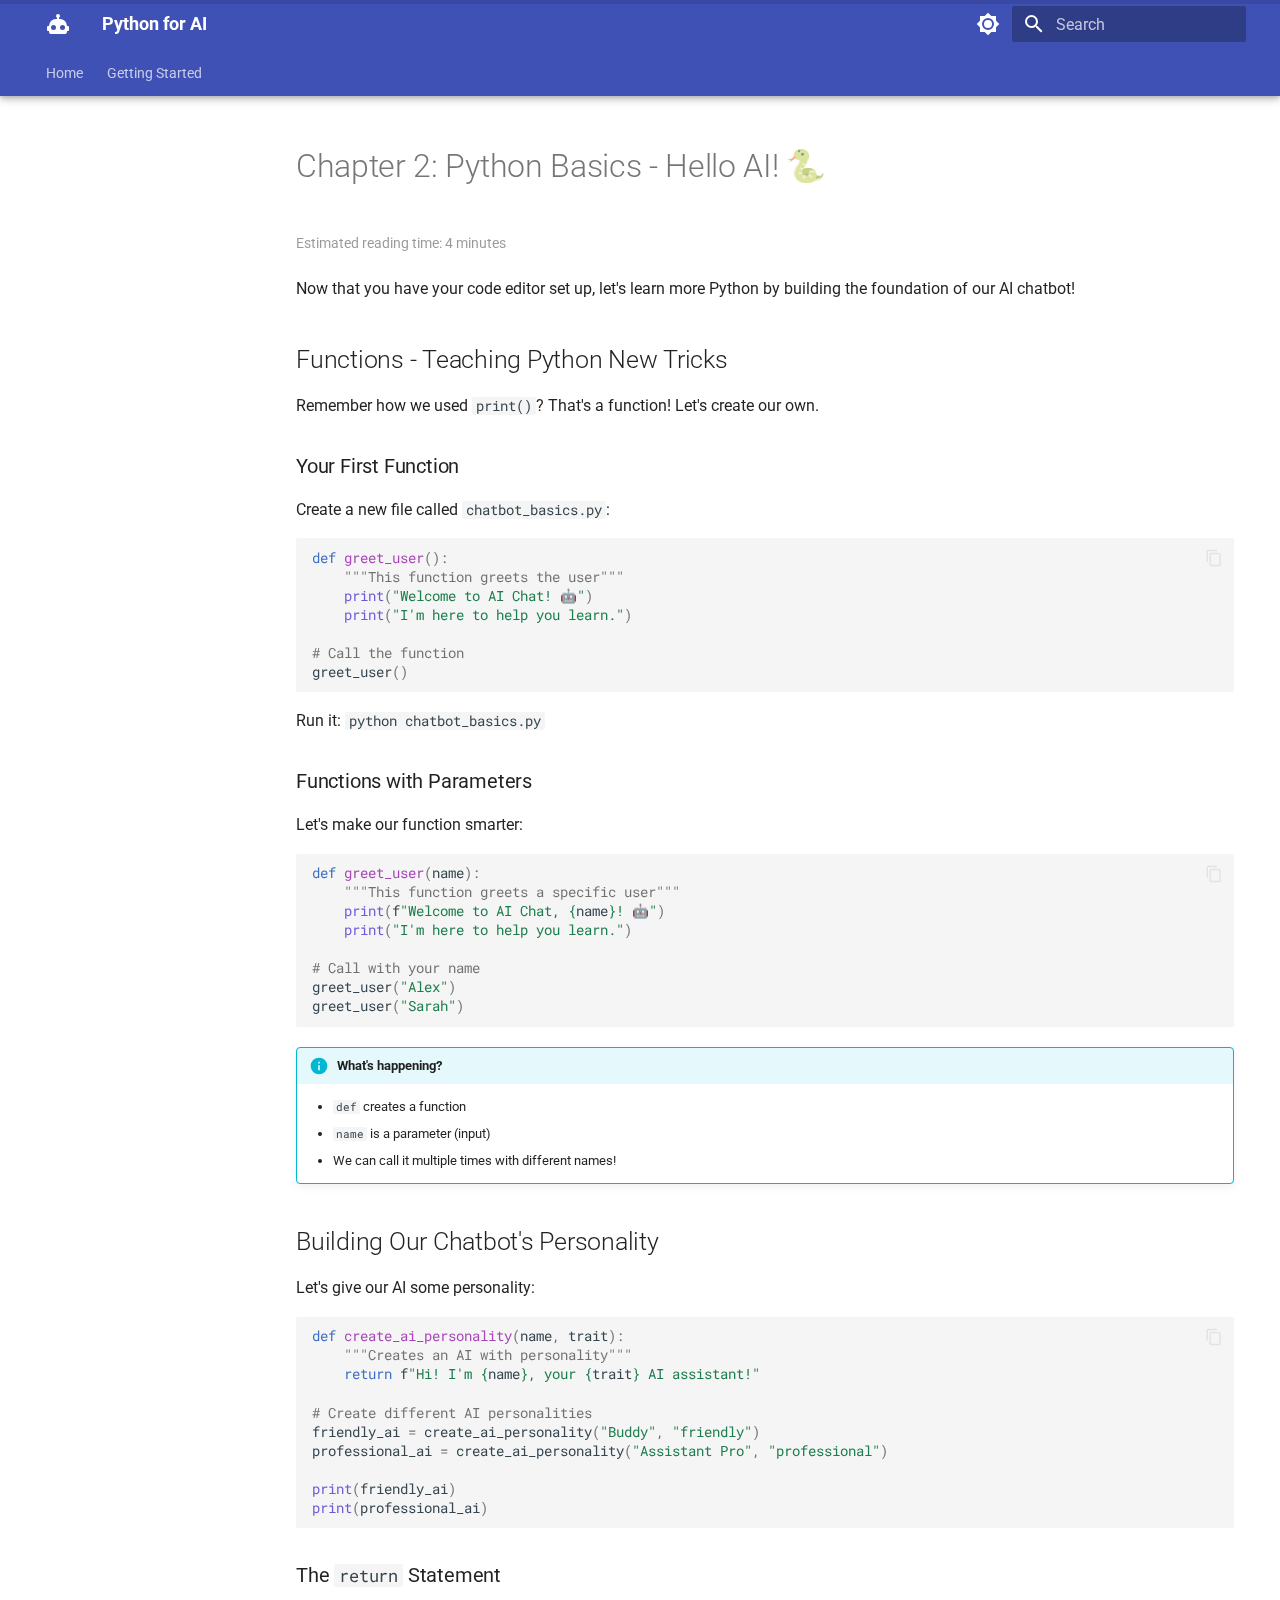
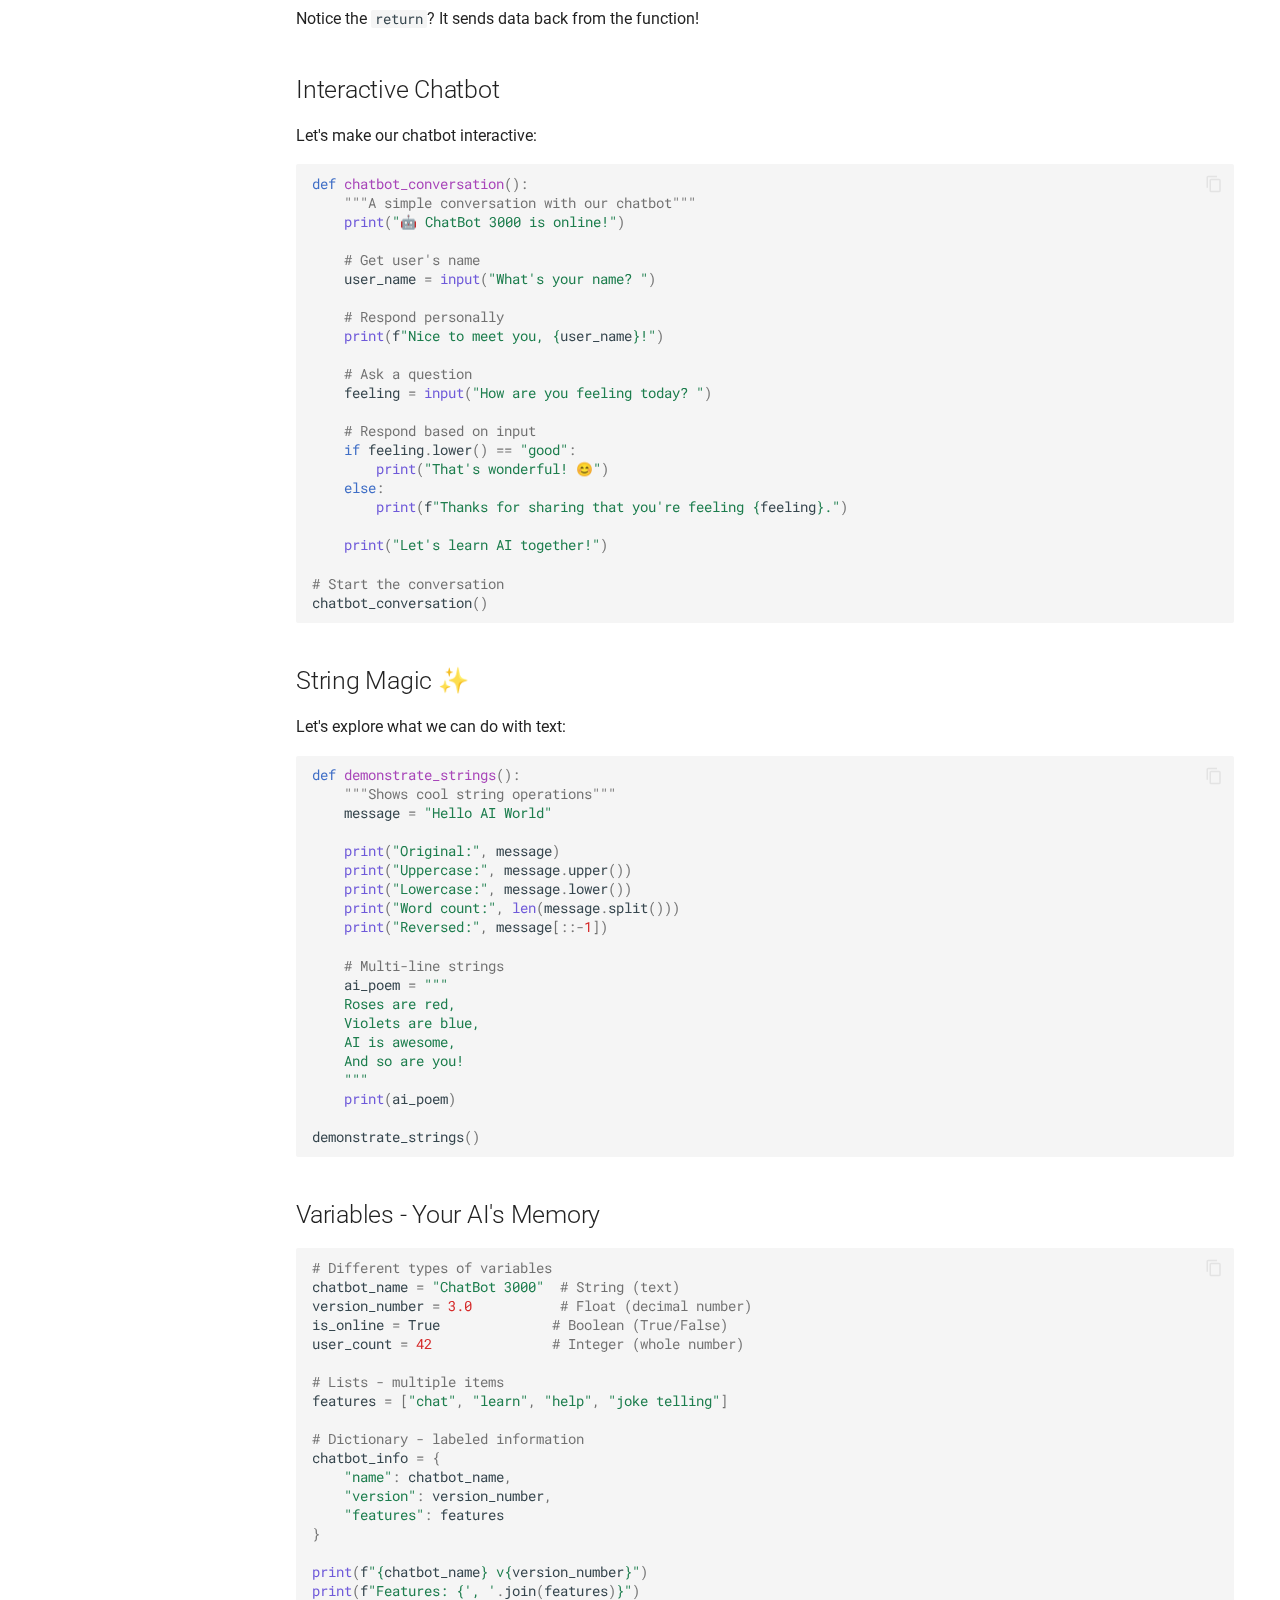
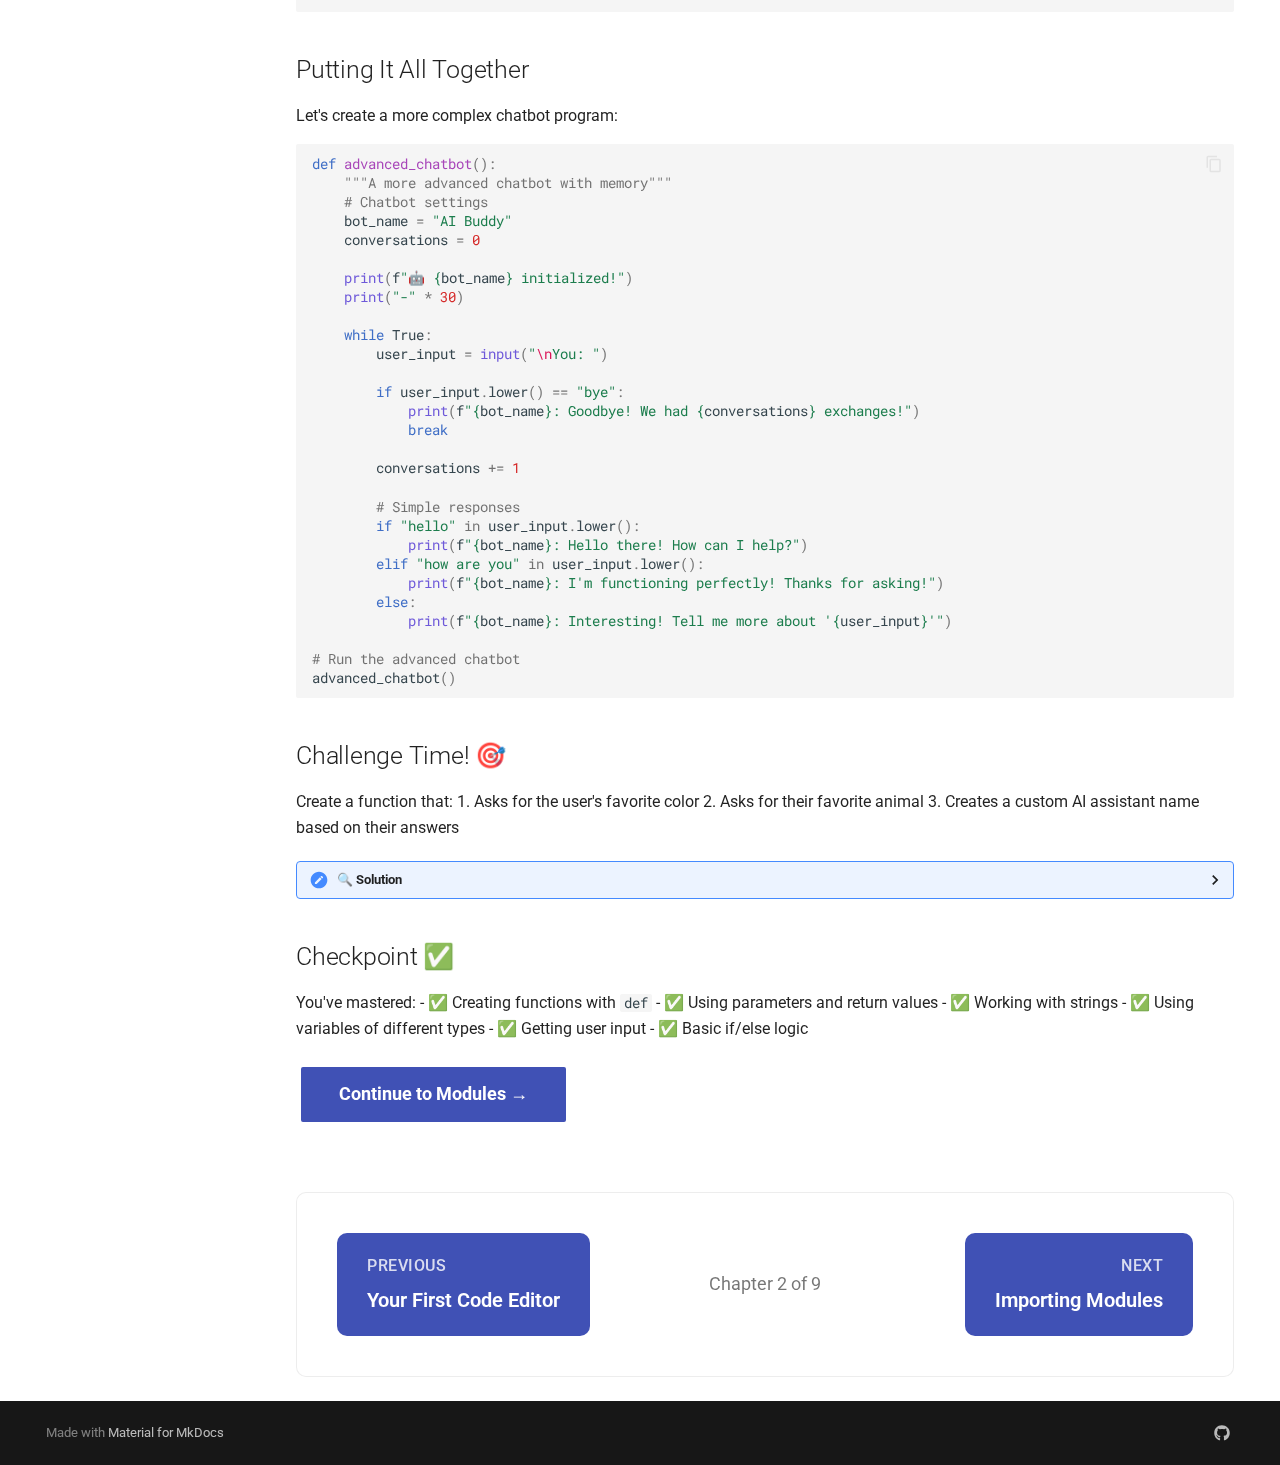
<file: python-ai-tutorial/site/unpublished/02-python-basics/index.html>
<!doctype html>
<html lang="en" class="no-js">
  <head>
    
      <meta charset="utf-8">
      <meta name="viewport" content="width=device-width,initial-scale=1">
      
        <meta name="description" content="Learn Python and AI by building amazing projects">
      
      
        <meta name="author" content="Your Name">
      
      
        <link rel="canonical" href="https://yourusername.github.io/python-for-ai/unpublished/02-python-basics/">
      
      
      
      
      <link rel="icon" href="../../assets/images/favicon.png">
      <meta name="generator" content="mkdocs-1.6.1, mkdocs-material-9.6.16">
    
    
      
        <title>Chapter 2: Python Basics - Hello AI! 🐍 - Python for AI</title>
      
    
    
      <link rel="stylesheet" href="../../assets/stylesheets/main.7e37652d.min.css">
      
        
        <link rel="stylesheet" href="../../assets/stylesheets/palette.06af60db.min.css">
      
      


    
    
      
    
    
      
        
        
        <link rel="preconnect" href="https://fonts.gstatic.com" crossorigin>
        <link rel="stylesheet" href="https://fonts.googleapis.com/css?family=Roboto:300,300i,400,400i,700,700i%7CRoboto+Mono:400,400i,700,700i&display=fallback">
        <style>:root{--md-text-font:"Roboto";--md-code-font:"Roboto Mono"}</style>
      
    
    
      <link rel="stylesheet" href="../../stylesheets/extra.css">
    
    <script>__md_scope=new URL("../..",location),__md_hash=e=>[...e].reduce(((e,_)=>(e<<5)-e+_.charCodeAt(0)),0),__md_get=(e,_=localStorage,t=__md_scope)=>JSON.parse(_.getItem(t.pathname+"."+e)),__md_set=(e,_,t=localStorage,a=__md_scope)=>{try{t.setItem(a.pathname+"."+e,JSON.stringify(_))}catch(e){}}</script>
    
      
  


    
    
    
  </head>
  
  
    
    
      
    
    
    
    
    <body dir="ltr" data-md-color-scheme="default" data-md-color-primary="indigo" data-md-color-accent="pink">
  
    
    <input class="md-toggle" data-md-toggle="drawer" type="checkbox" id="__drawer" autocomplete="off">
    <input class="md-toggle" data-md-toggle="search" type="checkbox" id="__search" autocomplete="off">
    <label class="md-overlay" for="__drawer"></label>
    <div data-md-component="skip">
      
        
        <a href="#chapter-2-python-basics-hello-ai" class="md-skip">
          Skip to content
        </a>
      
    </div>
    <div data-md-component="announce">
      
    </div>
    
    
      

  

<header class="md-header md-header--shadow md-header--lifted" data-md-component="header">
  <nav class="md-header__inner md-grid" aria-label="Header">
    <a href="../.." title="Python for AI" class="md-header__button md-logo" aria-label="Python for AI" data-md-component="logo">
      
  
  <svg xmlns="http://www.w3.org/2000/svg" viewBox="0 0 24 24"><path d="M12 2a2 2 0 0 1 2 2c0 .74-.4 1.39-1 1.73V7h1a7 7 0 0 1 7 7h1a1 1 0 0 1 1 1v3a1 1 0 0 1-1 1h-1v1a2 2 0 0 1-2 2H5a2 2 0 0 1-2-2v-1H2a1 1 0 0 1-1-1v-3a1 1 0 0 1 1-1h1a7 7 0 0 1 7-7h1V5.73c-.6-.34-1-.99-1-1.73a2 2 0 0 1 2-2M7.5 13A2.5 2.5 0 0 0 5 15.5 2.5 2.5 0 0 0 7.5 18a2.5 2.5 0 0 0 2.5-2.5A2.5 2.5 0 0 0 7.5 13m9 0a2.5 2.5 0 0 0-2.5 2.5 2.5 2.5 0 0 0 2.5 2.5 2.5 2.5 0 0 0 2.5-2.5 2.5 2.5 0 0 0-2.5-2.5"/></svg>

    </a>
    <label class="md-header__button md-icon" for="__drawer">
      
      <svg xmlns="http://www.w3.org/2000/svg" viewBox="0 0 24 24"><path d="M3 6h18v2H3zm0 5h18v2H3zm0 5h18v2H3z"/></svg>
    </label>
    <div class="md-header__title" data-md-component="header-title">
      <div class="md-header__ellipsis">
        <div class="md-header__topic">
          <span class="md-ellipsis">
            Python for AI
          </span>
        </div>
        <div class="md-header__topic" data-md-component="header-topic">
          <span class="md-ellipsis">
            
              Chapter 2: Python Basics - Hello AI! 🐍
            
          </span>
        </div>
      </div>
    </div>
    
      
        <form class="md-header__option" data-md-component="palette">
  
    
    
    
    <input class="md-option" data-md-color-media="" data-md-color-scheme="default" data-md-color-primary="indigo" data-md-color-accent="pink"  aria-label="Switch to dark mode"  type="radio" name="__palette" id="__palette_0">
    
      <label class="md-header__button md-icon" title="Switch to dark mode" for="__palette_1" hidden>
        <svg xmlns="http://www.w3.org/2000/svg" viewBox="0 0 24 24"><path d="M12 8a4 4 0 0 0-4 4 4 4 0 0 0 4 4 4 4 0 0 0 4-4 4 4 0 0 0-4-4m0 10a6 6 0 0 1-6-6 6 6 0 0 1 6-6 6 6 0 0 1 6 6 6 6 0 0 1-6 6m8-9.31V4h-4.69L12 .69 8.69 4H4v4.69L.69 12 4 15.31V20h4.69L12 23.31 15.31 20H20v-4.69L23.31 12z"/></svg>
      </label>
    
  
    
    
    
    <input class="md-option" data-md-color-media="" data-md-color-scheme="slate" data-md-color-primary="indigo" data-md-color-accent="pink"  aria-label="Switch to light mode"  type="radio" name="__palette" id="__palette_1">
    
      <label class="md-header__button md-icon" title="Switch to light mode" for="__palette_0" hidden>
        <svg xmlns="http://www.w3.org/2000/svg" viewBox="0 0 24 24"><path d="M12 18c-.89 0-1.74-.2-2.5-.55C11.56 16.5 13 14.42 13 12s-1.44-4.5-3.5-5.45C10.26 6.2 11.11 6 12 6a6 6 0 0 1 6 6 6 6 0 0 1-6 6m8-9.31V4h-4.69L12 .69 8.69 4H4v4.69L.69 12 4 15.31V20h4.69L12 23.31 15.31 20H20v-4.69L23.31 12z"/></svg>
      </label>
    
  
</form>
      
    
    
      <script>var palette=__md_get("__palette");if(palette&&palette.color){if("(prefers-color-scheme)"===palette.color.media){var media=matchMedia("(prefers-color-scheme: light)"),input=document.querySelector(media.matches?"[data-md-color-media='(prefers-color-scheme: light)']":"[data-md-color-media='(prefers-color-scheme: dark)']");palette.color.media=input.getAttribute("data-md-color-media"),palette.color.scheme=input.getAttribute("data-md-color-scheme"),palette.color.primary=input.getAttribute("data-md-color-primary"),palette.color.accent=input.getAttribute("data-md-color-accent")}for(var[key,value]of Object.entries(palette.color))document.body.setAttribute("data-md-color-"+key,value)}</script>
    
    
    
      
      
        <label class="md-header__button md-icon" for="__search">
          
          <svg xmlns="http://www.w3.org/2000/svg" viewBox="0 0 24 24"><path d="M9.5 3A6.5 6.5 0 0 1 16 9.5c0 1.61-.59 3.09-1.56 4.23l.27.27h.79l5 5-1.5 1.5-5-5v-.79l-.27-.27A6.52 6.52 0 0 1 9.5 16 6.5 6.5 0 0 1 3 9.5 6.5 6.5 0 0 1 9.5 3m0 2C7 5 5 7 5 9.5S7 14 9.5 14 14 12 14 9.5 12 5 9.5 5"/></svg>
        </label>
        <div class="md-search" data-md-component="search" role="dialog">
  <label class="md-search__overlay" for="__search"></label>
  <div class="md-search__inner" role="search">
    <form class="md-search__form" name="search">
      <input type="text" class="md-search__input" name="query" aria-label="Search" placeholder="Search" autocapitalize="off" autocorrect="off" autocomplete="off" spellcheck="false" data-md-component="search-query" required>
      <label class="md-search__icon md-icon" for="__search">
        
        <svg xmlns="http://www.w3.org/2000/svg" viewBox="0 0 24 24"><path d="M9.5 3A6.5 6.5 0 0 1 16 9.5c0 1.61-.59 3.09-1.56 4.23l.27.27h.79l5 5-1.5 1.5-5-5v-.79l-.27-.27A6.52 6.52 0 0 1 9.5 16 6.5 6.5 0 0 1 3 9.5 6.5 6.5 0 0 1 9.5 3m0 2C7 5 5 7 5 9.5S7 14 9.5 14 14 12 14 9.5 12 5 9.5 5"/></svg>
        
        <svg xmlns="http://www.w3.org/2000/svg" viewBox="0 0 24 24"><path d="M20 11v2H8l5.5 5.5-1.42 1.42L4.16 12l7.92-7.92L13.5 5.5 8 11z"/></svg>
      </label>
      <nav class="md-search__options" aria-label="Search">
        
          <a href="javascript:void(0)" class="md-search__icon md-icon" title="Share" aria-label="Share" data-clipboard data-clipboard-text="" data-md-component="search-share" tabindex="-1">
            
            <svg xmlns="http://www.w3.org/2000/svg" viewBox="0 0 24 24"><path d="M18 16.08c-.76 0-1.44.3-1.96.77L8.91 12.7c.05-.23.09-.46.09-.7s-.04-.47-.09-.7l7.05-4.11c.54.5 1.25.81 2.04.81a3 3 0 0 0 3-3 3 3 0 0 0-3-3 3 3 0 0 0-3 3c0 .24.04.47.09.7L8.04 9.81C7.5 9.31 6.79 9 6 9a3 3 0 0 0-3 3 3 3 0 0 0 3 3c.79 0 1.5-.31 2.04-.81l7.12 4.15c-.05.21-.08.43-.08.66 0 1.61 1.31 2.91 2.92 2.91s2.92-1.3 2.92-2.91A2.92 2.92 0 0 0 18 16.08"/></svg>
          </a>
        
        <button type="reset" class="md-search__icon md-icon" title="Clear" aria-label="Clear" tabindex="-1">
          
          <svg xmlns="http://www.w3.org/2000/svg" viewBox="0 0 24 24"><path d="M19 6.41 17.59 5 12 10.59 6.41 5 5 6.41 10.59 12 5 17.59 6.41 19 12 13.41 17.59 19 19 17.59 13.41 12z"/></svg>
        </button>
      </nav>
      
    </form>
    <div class="md-search__output">
      <div class="md-search__scrollwrap" tabindex="0" data-md-scrollfix>
        <div class="md-search-result" data-md-component="search-result">
          <div class="md-search-result__meta">
            Initializing search
          </div>
          <ol class="md-search-result__list" role="presentation"></ol>
        </div>
      </div>
    </div>
  </div>
</div>
      
    
    
  </nav>
  
    
      
<nav class="md-tabs" aria-label="Tabs" data-md-component="tabs">
  <div class="md-grid">
    <ul class="md-tabs__list">
      
        
  
  
  
  
    <li class="md-tabs__item">
      <a href="../.." class="md-tabs__link">
        
  
  
    
  
  Home

      </a>
    </li>
  

      
        
  
  
  
  
    
    
      <li class="md-tabs__item">
        <a href="../../01-code-editor/" class="md-tabs__link">
          
  
  
  Getting Started

        </a>
      </li>
    
  

      
    </ul>
  </div>
</nav>
    
  
</header>
    
    <div class="md-container" data-md-component="container">
      
      
        
      
      <main class="md-main" data-md-component="main">
        <div class="md-main__inner md-grid">
          
            
              
              <div class="md-sidebar md-sidebar--primary" data-md-component="sidebar" data-md-type="navigation" >
                <div class="md-sidebar__scrollwrap">
                  <div class="md-sidebar__inner">
                    


  


  

<nav class="md-nav md-nav--primary md-nav--lifted md-nav--integrated" aria-label="Navigation" data-md-level="0">
  <label class="md-nav__title" for="__drawer">
    <a href="../.." title="Python for AI" class="md-nav__button md-logo" aria-label="Python for AI" data-md-component="logo">
      
  
  <svg xmlns="http://www.w3.org/2000/svg" viewBox="0 0 24 24"><path d="M12 2a2 2 0 0 1 2 2c0 .74-.4 1.39-1 1.73V7h1a7 7 0 0 1 7 7h1a1 1 0 0 1 1 1v3a1 1 0 0 1-1 1h-1v1a2 2 0 0 1-2 2H5a2 2 0 0 1-2-2v-1H2a1 1 0 0 1-1-1v-3a1 1 0 0 1 1-1h1a7 7 0 0 1 7-7h1V5.73c-.6-.34-1-.99-1-1.73a2 2 0 0 1 2-2M7.5 13A2.5 2.5 0 0 0 5 15.5 2.5 2.5 0 0 0 7.5 18a2.5 2.5 0 0 0 2.5-2.5A2.5 2.5 0 0 0 7.5 13m9 0a2.5 2.5 0 0 0-2.5 2.5 2.5 2.5 0 0 0 2.5 2.5 2.5 2.5 0 0 0 2.5-2.5 2.5 2.5 0 0 0-2.5-2.5"/></svg>

    </a>
    Python for AI
  </label>
  
  <ul class="md-nav__list" data-md-scrollfix>
    
      
      
  
  
  
  
    <li class="md-nav__item">
      <a href="../.." class="md-nav__link">
        
  
  
  <span class="md-ellipsis">
    Home
    
  </span>
  

      </a>
    </li>
  

    
      
      
  
  
  
  
    
    
    
    
      
      
        
      
    
    
    <li class="md-nav__item md-nav__item--nested">
      
        
        
          
        
        <input class="md-nav__toggle md-toggle md-toggle--indeterminate" type="checkbox" id="__nav_2" >
        
          
          <label class="md-nav__link" for="__nav_2" id="__nav_2_label" tabindex="0">
            
  
  
  <span class="md-ellipsis">
    Getting Started
    
  </span>
  

            <span class="md-nav__icon md-icon"></span>
          </label>
        
        <nav class="md-nav" data-md-level="1" aria-labelledby="__nav_2_label" aria-expanded="false">
          <label class="md-nav__title" for="__nav_2">
            <span class="md-nav__icon md-icon"></span>
            Getting Started
          </label>
          <ul class="md-nav__list" data-md-scrollfix>
            
              
                
  
  
  
  
    <li class="md-nav__item">
      <a href="../../01-code-editor/" class="md-nav__link">
        
  
  
  <span class="md-ellipsis">
    1. Your First Code Editor
    
  </span>
  

      </a>
    </li>
  

              
            
          </ul>
        </nav>
      
    </li>
  

    
  </ul>
</nav>
                  </div>
                </div>
              </div>
            
            
          
          
            <div class="md-content" data-md-component="content">
              <article class="md-content__inner md-typeset">
                
                  



<h1 id="chapter-2-python-basics-hello-ai">Chapter 2: Python Basics - Hello AI! 🐍<a class="headerlink" href="#chapter-2-python-basics-hello-ai" title="Permanent link">&para;</a></h1>
<p>Now that you have your code editor set up, let's learn more Python by building the foundation of our AI chatbot!</p>
<h2 id="functions-teaching-python-new-tricks">Functions - Teaching Python New Tricks<a class="headerlink" href="#functions-teaching-python-new-tricks" title="Permanent link">&para;</a></h2>
<p>Remember how we used <code>print()</code>? That's a function! Let's create our own.</p>
<h3 id="your-first-function">Your First Function<a class="headerlink" href="#your-first-function" title="Permanent link">&para;</a></h3>
<p>Create a new file called <code>chatbot_basics.py</code>:</p>
<div class="highlight"><pre><span></span><code><a id="__codelineno-0-1" name="__codelineno-0-1" href="#__codelineno-0-1"></a><span class="k">def</span><span class="w"> </span><span class="nf">greet_user</span><span class="p">():</span>
<a id="__codelineno-0-2" name="__codelineno-0-2" href="#__codelineno-0-2"></a><span class="w">    </span><span class="sd">&quot;&quot;&quot;This function greets the user&quot;&quot;&quot;</span>
<a id="__codelineno-0-3" name="__codelineno-0-3" href="#__codelineno-0-3"></a>    <span class="nb">print</span><span class="p">(</span><span class="s2">&quot;Welcome to AI Chat! 🤖&quot;</span><span class="p">)</span>
<a id="__codelineno-0-4" name="__codelineno-0-4" href="#__codelineno-0-4"></a>    <span class="nb">print</span><span class="p">(</span><span class="s2">&quot;I&#39;m here to help you learn.&quot;</span><span class="p">)</span>
<a id="__codelineno-0-5" name="__codelineno-0-5" href="#__codelineno-0-5"></a>
<a id="__codelineno-0-6" name="__codelineno-0-6" href="#__codelineno-0-6"></a><span class="c1"># Call the function</span>
<a id="__codelineno-0-7" name="__codelineno-0-7" href="#__codelineno-0-7"></a><span class="n">greet_user</span><span class="p">()</span>
</code></pre></div>
<p>Run it: <code>python chatbot_basics.py</code></p>
<h3 id="functions-with-parameters">Functions with Parameters<a class="headerlink" href="#functions-with-parameters" title="Permanent link">&para;</a></h3>
<p>Let's make our function smarter:</p>
<div class="highlight"><pre><span></span><code><a id="__codelineno-1-1" name="__codelineno-1-1" href="#__codelineno-1-1"></a><span class="k">def</span><span class="w"> </span><span class="nf">greet_user</span><span class="p">(</span><span class="n">name</span><span class="p">):</span>
<a id="__codelineno-1-2" name="__codelineno-1-2" href="#__codelineno-1-2"></a><span class="w">    </span><span class="sd">&quot;&quot;&quot;This function greets a specific user&quot;&quot;&quot;</span>
<a id="__codelineno-1-3" name="__codelineno-1-3" href="#__codelineno-1-3"></a>    <span class="nb">print</span><span class="p">(</span><span class="sa">f</span><span class="s2">&quot;Welcome to AI Chat, </span><span class="si">{</span><span class="n">name</span><span class="si">}</span><span class="s2">! 🤖&quot;</span><span class="p">)</span>
<a id="__codelineno-1-4" name="__codelineno-1-4" href="#__codelineno-1-4"></a>    <span class="nb">print</span><span class="p">(</span><span class="s2">&quot;I&#39;m here to help you learn.&quot;</span><span class="p">)</span>
<a id="__codelineno-1-5" name="__codelineno-1-5" href="#__codelineno-1-5"></a>
<a id="__codelineno-1-6" name="__codelineno-1-6" href="#__codelineno-1-6"></a><span class="c1"># Call with your name</span>
<a id="__codelineno-1-7" name="__codelineno-1-7" href="#__codelineno-1-7"></a><span class="n">greet_user</span><span class="p">(</span><span class="s2">&quot;Alex&quot;</span><span class="p">)</span>
<a id="__codelineno-1-8" name="__codelineno-1-8" href="#__codelineno-1-8"></a><span class="n">greet_user</span><span class="p">(</span><span class="s2">&quot;Sarah&quot;</span><span class="p">)</span>
</code></pre></div>
<div class="admonition info">
<p class="admonition-title">What's happening?</p>
<ul>
<li><code>def</code> creates a function</li>
<li><code>name</code> is a parameter (input)</li>
<li>We can call it multiple times with different names!</li>
</ul>
</div>
<h2 id="building-our-chatbots-personality">Building Our Chatbot's Personality<a class="headerlink" href="#building-our-chatbots-personality" title="Permanent link">&para;</a></h2>
<p>Let's give our AI some personality:</p>
<div class="highlight"><pre><span></span><code><a id="__codelineno-2-1" name="__codelineno-2-1" href="#__codelineno-2-1"></a><span class="k">def</span><span class="w"> </span><span class="nf">create_ai_personality</span><span class="p">(</span><span class="n">name</span><span class="p">,</span> <span class="n">trait</span><span class="p">):</span>
<a id="__codelineno-2-2" name="__codelineno-2-2" href="#__codelineno-2-2"></a><span class="w">    </span><span class="sd">&quot;&quot;&quot;Creates an AI with personality&quot;&quot;&quot;</span>
<a id="__codelineno-2-3" name="__codelineno-2-3" href="#__codelineno-2-3"></a>    <span class="k">return</span> <span class="sa">f</span><span class="s2">&quot;Hi! I&#39;m </span><span class="si">{</span><span class="n">name</span><span class="si">}</span><span class="s2">, your </span><span class="si">{</span><span class="n">trait</span><span class="si">}</span><span class="s2"> AI assistant!&quot;</span>
<a id="__codelineno-2-4" name="__codelineno-2-4" href="#__codelineno-2-4"></a>
<a id="__codelineno-2-5" name="__codelineno-2-5" href="#__codelineno-2-5"></a><span class="c1"># Create different AI personalities</span>
<a id="__codelineno-2-6" name="__codelineno-2-6" href="#__codelineno-2-6"></a><span class="n">friendly_ai</span> <span class="o">=</span> <span class="n">create_ai_personality</span><span class="p">(</span><span class="s2">&quot;Buddy&quot;</span><span class="p">,</span> <span class="s2">&quot;friendly&quot;</span><span class="p">)</span>
<a id="__codelineno-2-7" name="__codelineno-2-7" href="#__codelineno-2-7"></a><span class="n">professional_ai</span> <span class="o">=</span> <span class="n">create_ai_personality</span><span class="p">(</span><span class="s2">&quot;Assistant Pro&quot;</span><span class="p">,</span> <span class="s2">&quot;professional&quot;</span><span class="p">)</span>
<a id="__codelineno-2-8" name="__codelineno-2-8" href="#__codelineno-2-8"></a>
<a id="__codelineno-2-9" name="__codelineno-2-9" href="#__codelineno-2-9"></a><span class="nb">print</span><span class="p">(</span><span class="n">friendly_ai</span><span class="p">)</span>
<a id="__codelineno-2-10" name="__codelineno-2-10" href="#__codelineno-2-10"></a><span class="nb">print</span><span class="p">(</span><span class="n">professional_ai</span><span class="p">)</span>
</code></pre></div>
<h3 id="the-return-statement">The <code>return</code> Statement<a class="headerlink" href="#the-return-statement" title="Permanent link">&para;</a></h3>
<p>Notice the <code>return</code>? It sends data back from the function!</p>
<h2 id="interactive-chatbot">Interactive Chatbot<a class="headerlink" href="#interactive-chatbot" title="Permanent link">&para;</a></h2>
<p>Let's make our chatbot interactive:</p>
<div class="highlight"><pre><span></span><code><a id="__codelineno-3-1" name="__codelineno-3-1" href="#__codelineno-3-1"></a><span class="k">def</span><span class="w"> </span><span class="nf">chatbot_conversation</span><span class="p">():</span>
<a id="__codelineno-3-2" name="__codelineno-3-2" href="#__codelineno-3-2"></a><span class="w">    </span><span class="sd">&quot;&quot;&quot;A simple conversation with our chatbot&quot;&quot;&quot;</span>
<a id="__codelineno-3-3" name="__codelineno-3-3" href="#__codelineno-3-3"></a>    <span class="nb">print</span><span class="p">(</span><span class="s2">&quot;🤖 ChatBot 3000 is online!&quot;</span><span class="p">)</span>
<a id="__codelineno-3-4" name="__codelineno-3-4" href="#__codelineno-3-4"></a>
<a id="__codelineno-3-5" name="__codelineno-3-5" href="#__codelineno-3-5"></a>    <span class="c1"># Get user&#39;s name</span>
<a id="__codelineno-3-6" name="__codelineno-3-6" href="#__codelineno-3-6"></a>    <span class="n">user_name</span> <span class="o">=</span> <span class="nb">input</span><span class="p">(</span><span class="s2">&quot;What&#39;s your name? &quot;</span><span class="p">)</span>
<a id="__codelineno-3-7" name="__codelineno-3-7" href="#__codelineno-3-7"></a>
<a id="__codelineno-3-8" name="__codelineno-3-8" href="#__codelineno-3-8"></a>    <span class="c1"># Respond personally</span>
<a id="__codelineno-3-9" name="__codelineno-3-9" href="#__codelineno-3-9"></a>    <span class="nb">print</span><span class="p">(</span><span class="sa">f</span><span class="s2">&quot;Nice to meet you, </span><span class="si">{</span><span class="n">user_name</span><span class="si">}</span><span class="s2">!&quot;</span><span class="p">)</span>
<a id="__codelineno-3-10" name="__codelineno-3-10" href="#__codelineno-3-10"></a>
<a id="__codelineno-3-11" name="__codelineno-3-11" href="#__codelineno-3-11"></a>    <span class="c1"># Ask a question</span>
<a id="__codelineno-3-12" name="__codelineno-3-12" href="#__codelineno-3-12"></a>    <span class="n">feeling</span> <span class="o">=</span> <span class="nb">input</span><span class="p">(</span><span class="s2">&quot;How are you feeling today? &quot;</span><span class="p">)</span>
<a id="__codelineno-3-13" name="__codelineno-3-13" href="#__codelineno-3-13"></a>
<a id="__codelineno-3-14" name="__codelineno-3-14" href="#__codelineno-3-14"></a>    <span class="c1"># Respond based on input</span>
<a id="__codelineno-3-15" name="__codelineno-3-15" href="#__codelineno-3-15"></a>    <span class="k">if</span> <span class="n">feeling</span><span class="o">.</span><span class="n">lower</span><span class="p">()</span> <span class="o">==</span> <span class="s2">&quot;good&quot;</span><span class="p">:</span>
<a id="__codelineno-3-16" name="__codelineno-3-16" href="#__codelineno-3-16"></a>        <span class="nb">print</span><span class="p">(</span><span class="s2">&quot;That&#39;s wonderful! 😊&quot;</span><span class="p">)</span>
<a id="__codelineno-3-17" name="__codelineno-3-17" href="#__codelineno-3-17"></a>    <span class="k">else</span><span class="p">:</span>
<a id="__codelineno-3-18" name="__codelineno-3-18" href="#__codelineno-3-18"></a>        <span class="nb">print</span><span class="p">(</span><span class="sa">f</span><span class="s2">&quot;Thanks for sharing that you&#39;re feeling </span><span class="si">{</span><span class="n">feeling</span><span class="si">}</span><span class="s2">.&quot;</span><span class="p">)</span>
<a id="__codelineno-3-19" name="__codelineno-3-19" href="#__codelineno-3-19"></a>
<a id="__codelineno-3-20" name="__codelineno-3-20" href="#__codelineno-3-20"></a>    <span class="nb">print</span><span class="p">(</span><span class="s2">&quot;Let&#39;s learn AI together!&quot;</span><span class="p">)</span>
<a id="__codelineno-3-21" name="__codelineno-3-21" href="#__codelineno-3-21"></a>
<a id="__codelineno-3-22" name="__codelineno-3-22" href="#__codelineno-3-22"></a><span class="c1"># Start the conversation</span>
<a id="__codelineno-3-23" name="__codelineno-3-23" href="#__codelineno-3-23"></a><span class="n">chatbot_conversation</span><span class="p">()</span>
</code></pre></div>
<h2 id="string-magic">String Magic ✨<a class="headerlink" href="#string-magic" title="Permanent link">&para;</a></h2>
<p>Let's explore what we can do with text:</p>
<div class="highlight"><pre><span></span><code><a id="__codelineno-4-1" name="__codelineno-4-1" href="#__codelineno-4-1"></a><span class="k">def</span><span class="w"> </span><span class="nf">demonstrate_strings</span><span class="p">():</span>
<a id="__codelineno-4-2" name="__codelineno-4-2" href="#__codelineno-4-2"></a><span class="w">    </span><span class="sd">&quot;&quot;&quot;Shows cool string operations&quot;&quot;&quot;</span>
<a id="__codelineno-4-3" name="__codelineno-4-3" href="#__codelineno-4-3"></a>    <span class="n">message</span> <span class="o">=</span> <span class="s2">&quot;Hello AI World&quot;</span>
<a id="__codelineno-4-4" name="__codelineno-4-4" href="#__codelineno-4-4"></a>
<a id="__codelineno-4-5" name="__codelineno-4-5" href="#__codelineno-4-5"></a>    <span class="nb">print</span><span class="p">(</span><span class="s2">&quot;Original:&quot;</span><span class="p">,</span> <span class="n">message</span><span class="p">)</span>
<a id="__codelineno-4-6" name="__codelineno-4-6" href="#__codelineno-4-6"></a>    <span class="nb">print</span><span class="p">(</span><span class="s2">&quot;Uppercase:&quot;</span><span class="p">,</span> <span class="n">message</span><span class="o">.</span><span class="n">upper</span><span class="p">())</span>
<a id="__codelineno-4-7" name="__codelineno-4-7" href="#__codelineno-4-7"></a>    <span class="nb">print</span><span class="p">(</span><span class="s2">&quot;Lowercase:&quot;</span><span class="p">,</span> <span class="n">message</span><span class="o">.</span><span class="n">lower</span><span class="p">())</span>
<a id="__codelineno-4-8" name="__codelineno-4-8" href="#__codelineno-4-8"></a>    <span class="nb">print</span><span class="p">(</span><span class="s2">&quot;Word count:&quot;</span><span class="p">,</span> <span class="nb">len</span><span class="p">(</span><span class="n">message</span><span class="o">.</span><span class="n">split</span><span class="p">()))</span>
<a id="__codelineno-4-9" name="__codelineno-4-9" href="#__codelineno-4-9"></a>    <span class="nb">print</span><span class="p">(</span><span class="s2">&quot;Reversed:&quot;</span><span class="p">,</span> <span class="n">message</span><span class="p">[::</span><span class="o">-</span><span class="mi">1</span><span class="p">])</span>
<a id="__codelineno-4-10" name="__codelineno-4-10" href="#__codelineno-4-10"></a>
<a id="__codelineno-4-11" name="__codelineno-4-11" href="#__codelineno-4-11"></a>    <span class="c1"># Multi-line strings</span>
<a id="__codelineno-4-12" name="__codelineno-4-12" href="#__codelineno-4-12"></a>    <span class="n">ai_poem</span> <span class="o">=</span> <span class="s2">&quot;&quot;&quot;</span>
<a id="__codelineno-4-13" name="__codelineno-4-13" href="#__codelineno-4-13"></a><span class="s2">    Roses are red,</span>
<a id="__codelineno-4-14" name="__codelineno-4-14" href="#__codelineno-4-14"></a><span class="s2">    Violets are blue,</span>
<a id="__codelineno-4-15" name="__codelineno-4-15" href="#__codelineno-4-15"></a><span class="s2">    AI is awesome,</span>
<a id="__codelineno-4-16" name="__codelineno-4-16" href="#__codelineno-4-16"></a><span class="s2">    And so are you!</span>
<a id="__codelineno-4-17" name="__codelineno-4-17" href="#__codelineno-4-17"></a><span class="s2">    &quot;&quot;&quot;</span>
<a id="__codelineno-4-18" name="__codelineno-4-18" href="#__codelineno-4-18"></a>    <span class="nb">print</span><span class="p">(</span><span class="n">ai_poem</span><span class="p">)</span>
<a id="__codelineno-4-19" name="__codelineno-4-19" href="#__codelineno-4-19"></a>
<a id="__codelineno-4-20" name="__codelineno-4-20" href="#__codelineno-4-20"></a><span class="n">demonstrate_strings</span><span class="p">()</span>
</code></pre></div>
<h2 id="variables-your-ais-memory">Variables - Your AI's Memory<a class="headerlink" href="#variables-your-ais-memory" title="Permanent link">&para;</a></h2>
<div class="highlight"><pre><span></span><code><a id="__codelineno-5-1" name="__codelineno-5-1" href="#__codelineno-5-1"></a><span class="c1"># Different types of variables</span>
<a id="__codelineno-5-2" name="__codelineno-5-2" href="#__codelineno-5-2"></a><span class="n">chatbot_name</span> <span class="o">=</span> <span class="s2">&quot;ChatBot 3000&quot;</span>  <span class="c1"># String (text)</span>
<a id="__codelineno-5-3" name="__codelineno-5-3" href="#__codelineno-5-3"></a><span class="n">version_number</span> <span class="o">=</span> <span class="mf">3.0</span>           <span class="c1"># Float (decimal number)</span>
<a id="__codelineno-5-4" name="__codelineno-5-4" href="#__codelineno-5-4"></a><span class="n">is_online</span> <span class="o">=</span> <span class="kc">True</span>              <span class="c1"># Boolean (True/False)</span>
<a id="__codelineno-5-5" name="__codelineno-5-5" href="#__codelineno-5-5"></a><span class="n">user_count</span> <span class="o">=</span> <span class="mi">42</span>               <span class="c1"># Integer (whole number)</span>
<a id="__codelineno-5-6" name="__codelineno-5-6" href="#__codelineno-5-6"></a>
<a id="__codelineno-5-7" name="__codelineno-5-7" href="#__codelineno-5-7"></a><span class="c1"># Lists - multiple items</span>
<a id="__codelineno-5-8" name="__codelineno-5-8" href="#__codelineno-5-8"></a><span class="n">features</span> <span class="o">=</span> <span class="p">[</span><span class="s2">&quot;chat&quot;</span><span class="p">,</span> <span class="s2">&quot;learn&quot;</span><span class="p">,</span> <span class="s2">&quot;help&quot;</span><span class="p">,</span> <span class="s2">&quot;joke telling&quot;</span><span class="p">]</span>
<a id="__codelineno-5-9" name="__codelineno-5-9" href="#__codelineno-5-9"></a>
<a id="__codelineno-5-10" name="__codelineno-5-10" href="#__codelineno-5-10"></a><span class="c1"># Dictionary - labeled information</span>
<a id="__codelineno-5-11" name="__codelineno-5-11" href="#__codelineno-5-11"></a><span class="n">chatbot_info</span> <span class="o">=</span> <span class="p">{</span>
<a id="__codelineno-5-12" name="__codelineno-5-12" href="#__codelineno-5-12"></a>    <span class="s2">&quot;name&quot;</span><span class="p">:</span> <span class="n">chatbot_name</span><span class="p">,</span>
<a id="__codelineno-5-13" name="__codelineno-5-13" href="#__codelineno-5-13"></a>    <span class="s2">&quot;version&quot;</span><span class="p">:</span> <span class="n">version_number</span><span class="p">,</span>
<a id="__codelineno-5-14" name="__codelineno-5-14" href="#__codelineno-5-14"></a>    <span class="s2">&quot;features&quot;</span><span class="p">:</span> <span class="n">features</span>
<a id="__codelineno-5-15" name="__codelineno-5-15" href="#__codelineno-5-15"></a><span class="p">}</span>
<a id="__codelineno-5-16" name="__codelineno-5-16" href="#__codelineno-5-16"></a>
<a id="__codelineno-5-17" name="__codelineno-5-17" href="#__codelineno-5-17"></a><span class="nb">print</span><span class="p">(</span><span class="sa">f</span><span class="s2">&quot;</span><span class="si">{</span><span class="n">chatbot_name</span><span class="si">}</span><span class="s2"> v</span><span class="si">{</span><span class="n">version_number</span><span class="si">}</span><span class="s2">&quot;</span><span class="p">)</span>
<a id="__codelineno-5-18" name="__codelineno-5-18" href="#__codelineno-5-18"></a><span class="nb">print</span><span class="p">(</span><span class="sa">f</span><span class="s2">&quot;Features: </span><span class="si">{</span><span class="s1">&#39;, &#39;</span><span class="o">.</span><span class="n">join</span><span class="p">(</span><span class="n">features</span><span class="p">)</span><span class="si">}</span><span class="s2">&quot;</span><span class="p">)</span>
</code></pre></div>
<h2 id="putting-it-all-together">Putting It All Together<a class="headerlink" href="#putting-it-all-together" title="Permanent link">&para;</a></h2>
<p>Let's create a more complex chatbot program:</p>
<div class="highlight"><pre><span></span><code><a id="__codelineno-6-1" name="__codelineno-6-1" href="#__codelineno-6-1"></a><span class="k">def</span><span class="w"> </span><span class="nf">advanced_chatbot</span><span class="p">():</span>
<a id="__codelineno-6-2" name="__codelineno-6-2" href="#__codelineno-6-2"></a><span class="w">    </span><span class="sd">&quot;&quot;&quot;A more advanced chatbot with memory&quot;&quot;&quot;</span>
<a id="__codelineno-6-3" name="__codelineno-6-3" href="#__codelineno-6-3"></a>    <span class="c1"># Chatbot settings</span>
<a id="__codelineno-6-4" name="__codelineno-6-4" href="#__codelineno-6-4"></a>    <span class="n">bot_name</span> <span class="o">=</span> <span class="s2">&quot;AI Buddy&quot;</span>
<a id="__codelineno-6-5" name="__codelineno-6-5" href="#__codelineno-6-5"></a>    <span class="n">conversations</span> <span class="o">=</span> <span class="mi">0</span>
<a id="__codelineno-6-6" name="__codelineno-6-6" href="#__codelineno-6-6"></a>
<a id="__codelineno-6-7" name="__codelineno-6-7" href="#__codelineno-6-7"></a>    <span class="nb">print</span><span class="p">(</span><span class="sa">f</span><span class="s2">&quot;🤖 </span><span class="si">{</span><span class="n">bot_name</span><span class="si">}</span><span class="s2"> initialized!&quot;</span><span class="p">)</span>
<a id="__codelineno-6-8" name="__codelineno-6-8" href="#__codelineno-6-8"></a>    <span class="nb">print</span><span class="p">(</span><span class="s2">&quot;-&quot;</span> <span class="o">*</span> <span class="mi">30</span><span class="p">)</span>
<a id="__codelineno-6-9" name="__codelineno-6-9" href="#__codelineno-6-9"></a>
<a id="__codelineno-6-10" name="__codelineno-6-10" href="#__codelineno-6-10"></a>    <span class="k">while</span> <span class="kc">True</span><span class="p">:</span>
<a id="__codelineno-6-11" name="__codelineno-6-11" href="#__codelineno-6-11"></a>        <span class="n">user_input</span> <span class="o">=</span> <span class="nb">input</span><span class="p">(</span><span class="s2">&quot;</span><span class="se">\n</span><span class="s2">You: &quot;</span><span class="p">)</span>
<a id="__codelineno-6-12" name="__codelineno-6-12" href="#__codelineno-6-12"></a>
<a id="__codelineno-6-13" name="__codelineno-6-13" href="#__codelineno-6-13"></a>        <span class="k">if</span> <span class="n">user_input</span><span class="o">.</span><span class="n">lower</span><span class="p">()</span> <span class="o">==</span> <span class="s2">&quot;bye&quot;</span><span class="p">:</span>
<a id="__codelineno-6-14" name="__codelineno-6-14" href="#__codelineno-6-14"></a>            <span class="nb">print</span><span class="p">(</span><span class="sa">f</span><span class="s2">&quot;</span><span class="si">{</span><span class="n">bot_name</span><span class="si">}</span><span class="s2">: Goodbye! We had </span><span class="si">{</span><span class="n">conversations</span><span class="si">}</span><span class="s2"> exchanges!&quot;</span><span class="p">)</span>
<a id="__codelineno-6-15" name="__codelineno-6-15" href="#__codelineno-6-15"></a>            <span class="k">break</span>
<a id="__codelineno-6-16" name="__codelineno-6-16" href="#__codelineno-6-16"></a>
<a id="__codelineno-6-17" name="__codelineno-6-17" href="#__codelineno-6-17"></a>        <span class="n">conversations</span> <span class="o">+=</span> <span class="mi">1</span>
<a id="__codelineno-6-18" name="__codelineno-6-18" href="#__codelineno-6-18"></a>
<a id="__codelineno-6-19" name="__codelineno-6-19" href="#__codelineno-6-19"></a>        <span class="c1"># Simple responses</span>
<a id="__codelineno-6-20" name="__codelineno-6-20" href="#__codelineno-6-20"></a>        <span class="k">if</span> <span class="s2">&quot;hello&quot;</span> <span class="ow">in</span> <span class="n">user_input</span><span class="o">.</span><span class="n">lower</span><span class="p">():</span>
<a id="__codelineno-6-21" name="__codelineno-6-21" href="#__codelineno-6-21"></a>            <span class="nb">print</span><span class="p">(</span><span class="sa">f</span><span class="s2">&quot;</span><span class="si">{</span><span class="n">bot_name</span><span class="si">}</span><span class="s2">: Hello there! How can I help?&quot;</span><span class="p">)</span>
<a id="__codelineno-6-22" name="__codelineno-6-22" href="#__codelineno-6-22"></a>        <span class="k">elif</span> <span class="s2">&quot;how are you&quot;</span> <span class="ow">in</span> <span class="n">user_input</span><span class="o">.</span><span class="n">lower</span><span class="p">():</span>
<a id="__codelineno-6-23" name="__codelineno-6-23" href="#__codelineno-6-23"></a>            <span class="nb">print</span><span class="p">(</span><span class="sa">f</span><span class="s2">&quot;</span><span class="si">{</span><span class="n">bot_name</span><span class="si">}</span><span class="s2">: I&#39;m functioning perfectly! Thanks for asking!&quot;</span><span class="p">)</span>
<a id="__codelineno-6-24" name="__codelineno-6-24" href="#__codelineno-6-24"></a>        <span class="k">else</span><span class="p">:</span>
<a id="__codelineno-6-25" name="__codelineno-6-25" href="#__codelineno-6-25"></a>            <span class="nb">print</span><span class="p">(</span><span class="sa">f</span><span class="s2">&quot;</span><span class="si">{</span><span class="n">bot_name</span><span class="si">}</span><span class="s2">: Interesting! Tell me more about &#39;</span><span class="si">{</span><span class="n">user_input</span><span class="si">}</span><span class="s2">&#39;&quot;</span><span class="p">)</span>
<a id="__codelineno-6-26" name="__codelineno-6-26" href="#__codelineno-6-26"></a>
<a id="__codelineno-6-27" name="__codelineno-6-27" href="#__codelineno-6-27"></a><span class="c1"># Run the advanced chatbot</span>
<a id="__codelineno-6-28" name="__codelineno-6-28" href="#__codelineno-6-28"></a><span class="n">advanced_chatbot</span><span class="p">()</span>
</code></pre></div>
<h2 id="challenge-time">Challenge Time! 🎯<a class="headerlink" href="#challenge-time" title="Permanent link">&para;</a></h2>
<p>Create a function that:
1. Asks for the user's favorite color
2. Asks for their favorite animal
3. Creates a custom AI assistant name based on their answers</p>
<details>
<summary>🔍 Solution</summary>

<div class="highlight"><pre><span></span><code><a id="__codelineno-7-1" name="__codelineno-7-1" href="#__codelineno-7-1"></a><span class="k">def</span><span class="w"> </span><span class="nf">create_custom_ai</span><span class="p">():</span>
<a id="__codelineno-7-2" name="__codelineno-7-2" href="#__codelineno-7-2"></a><span class="w">    </span><span class="sd">&quot;&quot;&quot;Creates a personalized AI assistant&quot;&quot;&quot;</span>
<a id="__codelineno-7-3" name="__codelineno-7-3" href="#__codelineno-7-3"></a>    <span class="nb">print</span><span class="p">(</span><span class="s2">&quot;Let&#39;s create your personal AI assistant! 🎨&quot;</span><span class="p">)</span>
<a id="__codelineno-7-4" name="__codelineno-7-4" href="#__codelineno-7-4"></a>
<a id="__codelineno-7-5" name="__codelineno-7-5" href="#__codelineno-7-5"></a>    <span class="n">color</span> <span class="o">=</span> <span class="nb">input</span><span class="p">(</span><span class="s2">&quot;What&#39;s your favorite color? &quot;</span><span class="p">)</span>
<a id="__codelineno-7-6" name="__codelineno-7-6" href="#__codelineno-7-6"></a>    <span class="n">animal</span> <span class="o">=</span> <span class="nb">input</span><span class="p">(</span><span class="s2">&quot;What&#39;s your favorite animal? &quot;</span><span class="p">)</span>
<a id="__codelineno-7-7" name="__codelineno-7-7" href="#__codelineno-7-7"></a>
<a id="__codelineno-7-8" name="__codelineno-7-8" href="#__codelineno-7-8"></a>    <span class="n">ai_name</span> <span class="o">=</span> <span class="sa">f</span><span class="s2">&quot;</span><span class="si">{</span><span class="n">color</span><span class="o">.</span><span class="n">capitalize</span><span class="p">()</span><span class="si">}</span><span class="s2"> </span><span class="si">{</span><span class="n">animal</span><span class="o">.</span><span class="n">capitalize</span><span class="p">()</span><span class="si">}</span><span class="s2"> Bot&quot;</span>
<a id="__codelineno-7-9" name="__codelineno-7-9" href="#__codelineno-7-9"></a>
<a id="__codelineno-7-10" name="__codelineno-7-10" href="#__codelineno-7-10"></a>    <span class="nb">print</span><span class="p">(</span><span class="sa">f</span><span class="s2">&quot;</span><span class="se">\n</span><span class="s2">Introducing... </span><span class="si">{</span><span class="n">ai_name</span><span class="si">}</span><span class="s2">! 🌟&quot;</span><span class="p">)</span>
<a id="__codelineno-7-11" name="__codelineno-7-11" href="#__codelineno-7-11"></a>    <span class="nb">print</span><span class="p">(</span><span class="sa">f</span><span class="s2">&quot;Your </span><span class="si">{</span><span class="n">color</span><span class="si">}</span><span class="s2"> </span><span class="si">{</span><span class="n">animal</span><span class="si">}</span><span class="s2">-themed AI assistant!&quot;</span><span class="p">)</span>
<a id="__codelineno-7-12" name="__codelineno-7-12" href="#__codelineno-7-12"></a>
<a id="__codelineno-7-13" name="__codelineno-7-13" href="#__codelineno-7-13"></a>    <span class="c1"># Bonus: Give it a personality</span>
<a id="__codelineno-7-14" name="__codelineno-7-14" href="#__codelineno-7-14"></a>    <span class="k">if</span> <span class="n">animal</span><span class="o">.</span><span class="n">lower</span><span class="p">()</span> <span class="o">==</span> <span class="s2">&quot;cat&quot;</span><span class="p">:</span>
<a id="__codelineno-7-15" name="__codelineno-7-15" href="#__codelineno-7-15"></a>        <span class="nb">print</span><span class="p">(</span><span class="sa">f</span><span class="s2">&quot;</span><span class="si">{</span><span class="n">ai_name</span><span class="si">}</span><span class="s2">: *purrs* Ready to help! 😺&quot;</span><span class="p">)</span>
<a id="__codelineno-7-16" name="__codelineno-7-16" href="#__codelineno-7-16"></a>    <span class="k">elif</span> <span class="n">animal</span><span class="o">.</span><span class="n">lower</span><span class="p">()</span> <span class="o">==</span> <span class="s2">&quot;dog&quot;</span><span class="p">:</span>
<a id="__codelineno-7-17" name="__codelineno-7-17" href="#__codelineno-7-17"></a>        <span class="nb">print</span><span class="p">(</span><span class="sa">f</span><span class="s2">&quot;</span><span class="si">{</span><span class="n">ai_name</span><span class="si">}</span><span class="s2">: Woof! I&#39;m excited to assist! 🐕&quot;</span><span class="p">)</span>
<a id="__codelineno-7-18" name="__codelineno-7-18" href="#__codelineno-7-18"></a>    <span class="k">else</span><span class="p">:</span>
<a id="__codelineno-7-19" name="__codelineno-7-19" href="#__codelineno-7-19"></a>        <span class="nb">print</span><span class="p">(</span><span class="sa">f</span><span class="s2">&quot;</span><span class="si">{</span><span class="n">ai_name</span><span class="si">}</span><span class="s2">: Ready to assist you!&quot;</span><span class="p">)</span>
<a id="__codelineno-7-20" name="__codelineno-7-20" href="#__codelineno-7-20"></a>
<a id="__codelineno-7-21" name="__codelineno-7-21" href="#__codelineno-7-21"></a><span class="n">create_custom_ai</span><span class="p">()</span>
</code></pre></div>

</details>

<h2 id="checkpoint">Checkpoint ✅<a class="headerlink" href="#checkpoint" title="Permanent link">&para;</a></h2>
<p>You've mastered:
- ✅ Creating functions with <code>def</code>
- ✅ Using parameters and return values
- ✅ Working with strings
- ✅ Using variables of different types
- ✅ Getting user input
- ✅ Basic if/else logic</p>
<p><a class="md-button md-button--primary" href="../03-modules/">Continue to Modules →</a></p>









  



  <form class="md-feedback" name="feedback" hidden>
    <fieldset>
      <legend class="md-feedback__title">
        Was this page helpful?
      </legend>
      <div class="md-feedback__inner">
        <div class="md-feedback__list">
          
            <button class="md-feedback__icon md-icon" type="submit" title="This page was helpful" data-md-value="1">
              <svg xmlns="http://www.w3.org/2000/svg" viewBox="0 0 24 24"><path d="M20 12a8 8 0 0 0-8-8 8 8 0 0 0-8 8 8 8 0 0 0 8 8 8 8 0 0 0 8-8m2 0a10 10 0 0 1-10 10A10 10 0 0 1 2 12 10 10 0 0 1 12 2a10 10 0 0 1 10 10M10 9.5c0 .8-.7 1.5-1.5 1.5S7 10.3 7 9.5 7.7 8 8.5 8s1.5.7 1.5 1.5m7 0c0 .8-.7 1.5-1.5 1.5S14 10.3 14 9.5 14.7 8 15.5 8s1.5.7 1.5 1.5m-5 7.73c-1.75 0-3.29-.73-4.19-1.81L9.23 14c.45.72 1.52 1.23 2.77 1.23s2.32-.51 2.77-1.23l1.42 1.42c-.9 1.08-2.44 1.81-4.19 1.81"/></svg>
            </button>
          
            <button class="md-feedback__icon md-icon" type="submit" title="This page could be improved" data-md-value="0">
              <svg xmlns="http://www.w3.org/2000/svg" viewBox="0 0 24 24"><path d="M20 12a8 8 0 0 0-8-8 8 8 0 0 0-8 8 8 8 0 0 0 8 8 8 8 0 0 0 8-8m2 0a10 10 0 0 1-10 10A10 10 0 0 1 2 12 10 10 0 0 1 12 2a10 10 0 0 1 10 10m-6.5-4c.8 0 1.5.7 1.5 1.5s-.7 1.5-1.5 1.5-1.5-.7-1.5-1.5.7-1.5 1.5-1.5M10 9.5c0 .8-.7 1.5-1.5 1.5S7 10.3 7 9.5 7.7 8 8.5 8s1.5.7 1.5 1.5m2 4.5c1.75 0 3.29.72 4.19 1.81l-1.42 1.42C14.32 16.5 13.25 16 12 16s-2.32.5-2.77 1.23l-1.42-1.42C8.71 14.72 10.25 14 12 14"/></svg>
            </button>
          
        </div>
        <div class="md-feedback__note">
          
            <div data-md-value="1" hidden>
              
              
                
              
              
              
                
                
              
              Thanks for your feedback!
            </div>
          
            <div data-md-value="0" hidden>
              
              
                
              
              
              
                
                
              
              Thanks for your feedback! Help us improve this page by <a href="https://github.com/yourusername/django-ai-tutorial/issues" target="_blank" rel="noopener">telling us what you found confusing</a>.
            </div>
          
        </div>
      </div>
    </fieldset>
  </form>


                
              </article>
            </div>
          
          
  <script>var tabs=__md_get("__tabs");if(Array.isArray(tabs))e:for(var set of document.querySelectorAll(".tabbed-set")){var labels=set.querySelector(".tabbed-labels");for(var tab of tabs)for(var label of labels.getElementsByTagName("label"))if(label.innerText.trim()===tab){var input=document.getElementById(label.htmlFor);input.checked=!0;continue e}}</script>

<script>var target=document.getElementById(location.hash.slice(1));target&&target.name&&(target.checked=target.name.startsWith("__tabbed_"))</script>
        </div>
        
          <button type="button" class="md-top md-icon" data-md-component="top" hidden>
  
  <svg xmlns="http://www.w3.org/2000/svg" viewBox="0 0 24 24"><path d="M13 20h-2V8l-5.5 5.5-1.42-1.42L12 4.16l7.92 7.92-1.42 1.42L13 8z"/></svg>
  Back to top
</button>
        
      </main>
      
        <footer class="md-footer">
  
  <div class="md-footer-meta md-typeset">
    <div class="md-footer-meta__inner md-grid">
      <div class="md-copyright">
  
  
    Made with
    <a href="https://squidfunk.github.io/mkdocs-material/" target="_blank" rel="noopener">
      Material for MkDocs
    </a>
  
</div>
      
        <div class="md-social">
  
    
    
    
    
      
      
    
    <a href="https://github.com/yourusername" target="_blank" rel="noopener" title="github.com" class="md-social__link">
      <svg xmlns="http://www.w3.org/2000/svg" viewBox="0 0 512 512"><!--! Font Awesome Free 7.0.0 by @fontawesome - https://fontawesome.com License - https://fontawesome.com/license/free (Icons: CC BY 4.0, Fonts: SIL OFL 1.1, Code: MIT License) Copyright 2025 Fonticons, Inc.--><path fill="currentColor" d="M173.9 397.4c0 2-2.3 3.6-5.2 3.6-3.3.3-5.6-1.3-5.6-3.6 0-2 2.3-3.6 5.2-3.6 3-.3 5.6 1.3 5.6 3.6m-31.1-4.5c-.7 2 1.3 4.3 4.3 4.9 2.6 1 5.6 0 6.2-2s-1.3-4.3-4.3-5.2c-2.6-.7-5.5.3-6.2 2.3m44.2-1.7c-2.9.7-4.9 2.6-4.6 4.9.3 2 2.9 3.3 5.9 2.6 2.9-.7 4.9-2.6 4.6-4.6-.3-1.9-3-3.2-5.9-2.9M252.8 8C114.1 8 8 113.3 8 252c0 110.9 69.8 205.8 169.5 239.2 12.8 2.3 17.3-5.6 17.3-12.1 0-6.2-.3-40.4-.3-61.4 0 0-70 15-84.7-29.8 0 0-11.4-29.1-27.8-36.6 0 0-22.9-15.7 1.6-15.4 0 0 24.9 2 38.6 25.8 21.9 38.6 58.6 27.5 72.9 20.9 2.3-16 8.8-27.1 16-33.7-55.9-6.2-112.3-14.3-112.3-110.5 0-27.5 7.6-41.3 23.6-58.9-2.6-6.5-11.1-33.3 2.6-67.9 20.9-6.5 69 27 69 27 20-5.6 41.5-8.5 62.8-8.5s42.8 2.9 62.8 8.5c0 0 48.1-33.6 69-27 13.7 34.7 5.2 61.4 2.6 67.9 16 17.7 25.8 31.5 25.8 58.9 0 96.5-58.9 104.2-114.8 110.5 9.2 7.9 17 22.9 17 46.4 0 33.7-.3 75.4-.3 83.6 0 6.5 4.6 14.4 17.3 12.1C436.2 457.8 504 362.9 504 252 504 113.3 391.5 8 252.8 8M105.2 352.9c-1.3 1-1 3.3.7 5.2 1.6 1.6 3.9 2.3 5.2 1 1.3-1 1-3.3-.7-5.2-1.6-1.6-3.9-2.3-5.2-1m-10.8-8.1c-.7 1.3.3 2.9 2.3 3.9 1.6 1 3.6.7 4.3-.7.7-1.3-.3-2.9-2.3-3.9-2-.6-3.6-.3-4.3.7m32.4 35.6c-1.6 1.3-1 4.3 1.3 6.2 2.3 2.3 5.2 2.6 6.5 1 1.3-1.3.7-4.3-1.3-6.2-2.2-2.3-5.2-2.6-6.5-1m-11.4-14.7c-1.6 1-1.6 3.6 0 5.9s4.3 3.3 5.6 2.3c1.6-1.3 1.6-3.9 0-6.2-1.4-2.3-4-3.3-5.6-2"/></svg>
    </a>
  
</div>
      
    </div>
  </div>
</footer>
      
    </div>
    <div class="md-dialog" data-md-component="dialog">
      <div class="md-dialog__inner md-typeset"></div>
    </div>
    
    
    
      
      <script id="__config" type="application/json">{"base": "../..", "features": ["navigation.sections", "navigation.expand", "navigation.top", "navigation.tabs", "navigation.tabs.sticky", "navigation.tracking", "navigation.instant", "navigation.instant.prefetch", "toc.integrate", "toc.follow", "content.code.copy", "content.code.annotate", "content.tabs.link", "search.highlight", "search.share"], "search": "../../assets/javascripts/workers/search.d50fe291.min.js", "tags": null, "translations": {"clipboard.copied": "Copied to clipboard", "clipboard.copy": "Copy to clipboard", "search.result.more.one": "1 more on this page", "search.result.more.other": "# more on this page", "search.result.none": "No matching documents", "search.result.one": "1 matching document", "search.result.other": "# matching documents", "search.result.placeholder": "Type to start searching", "search.result.term.missing": "Missing", "select.version": "Select version"}, "version": null}</script>
    
    
      <script src="../../assets/javascripts/bundle.50899def.min.js"></script>
      
        <script src="../../javascripts/extra.js"></script>
      
    
  </body>
</html>
</file>
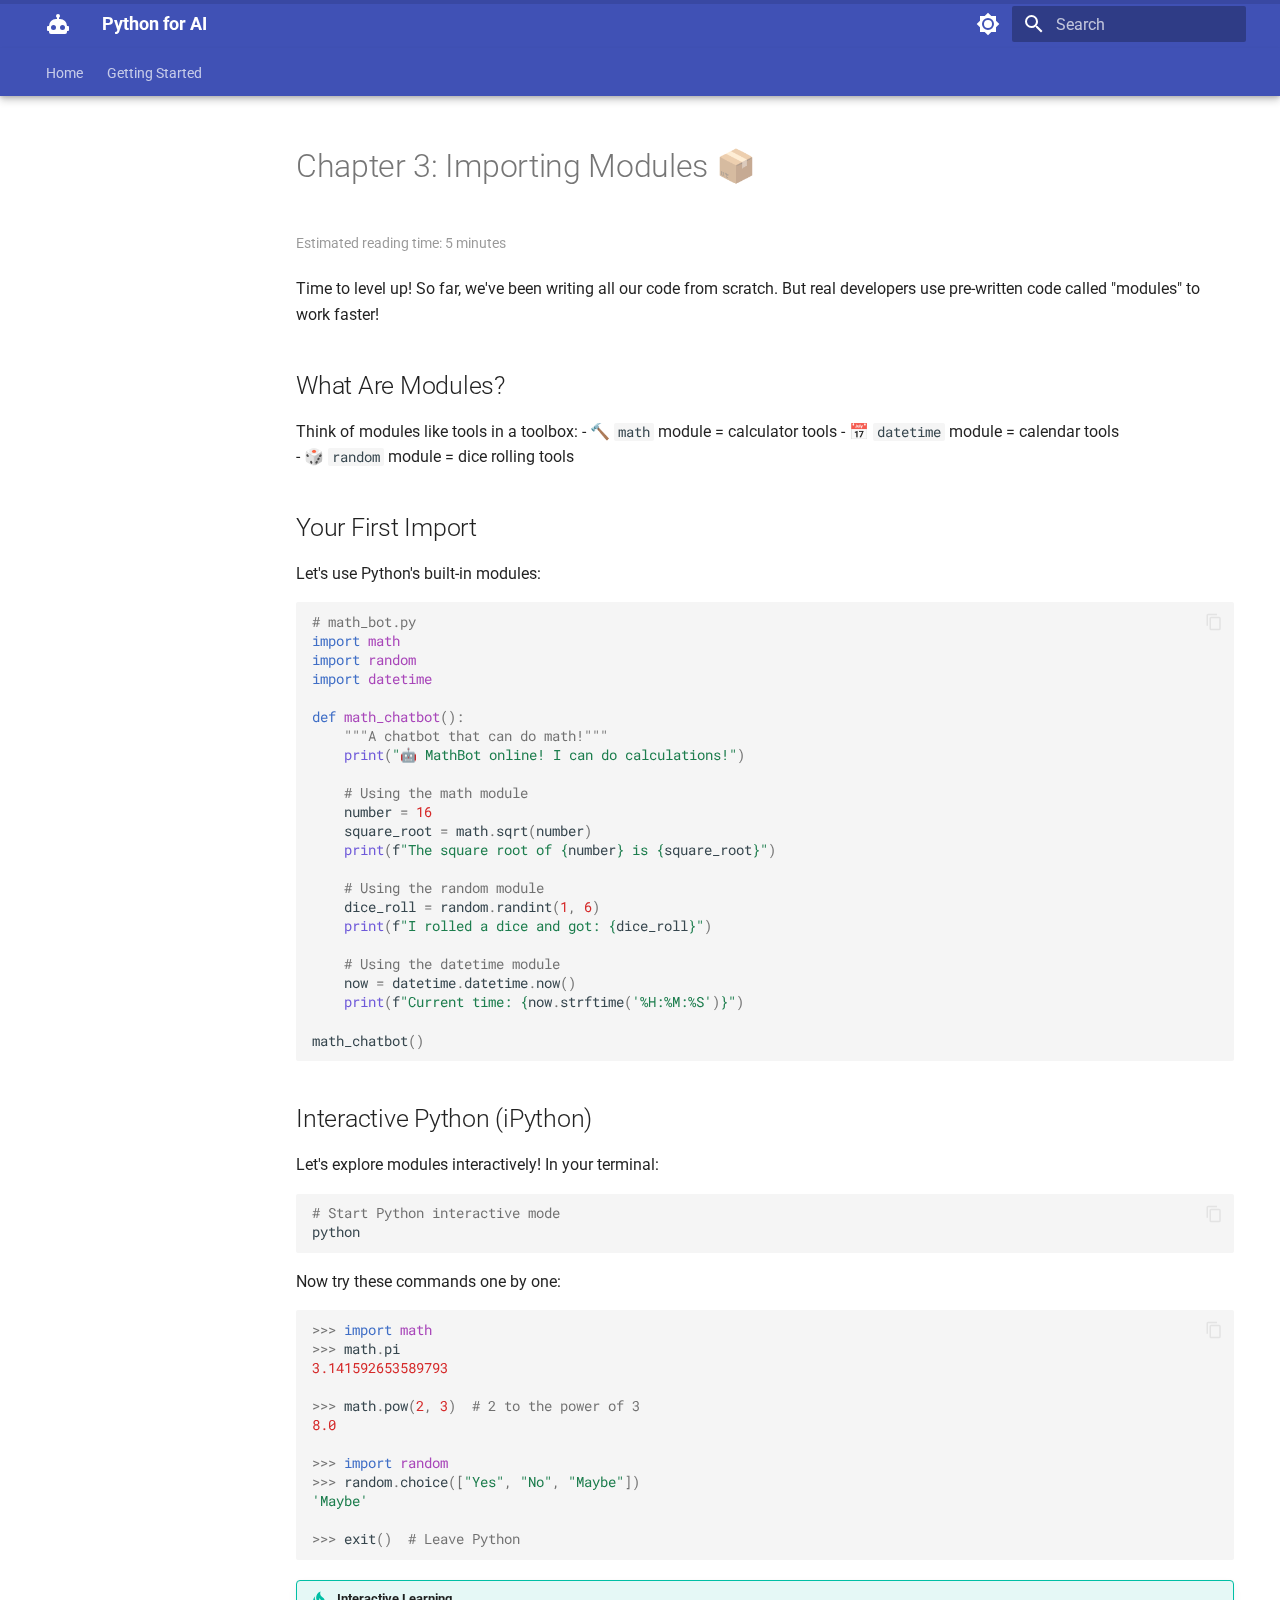
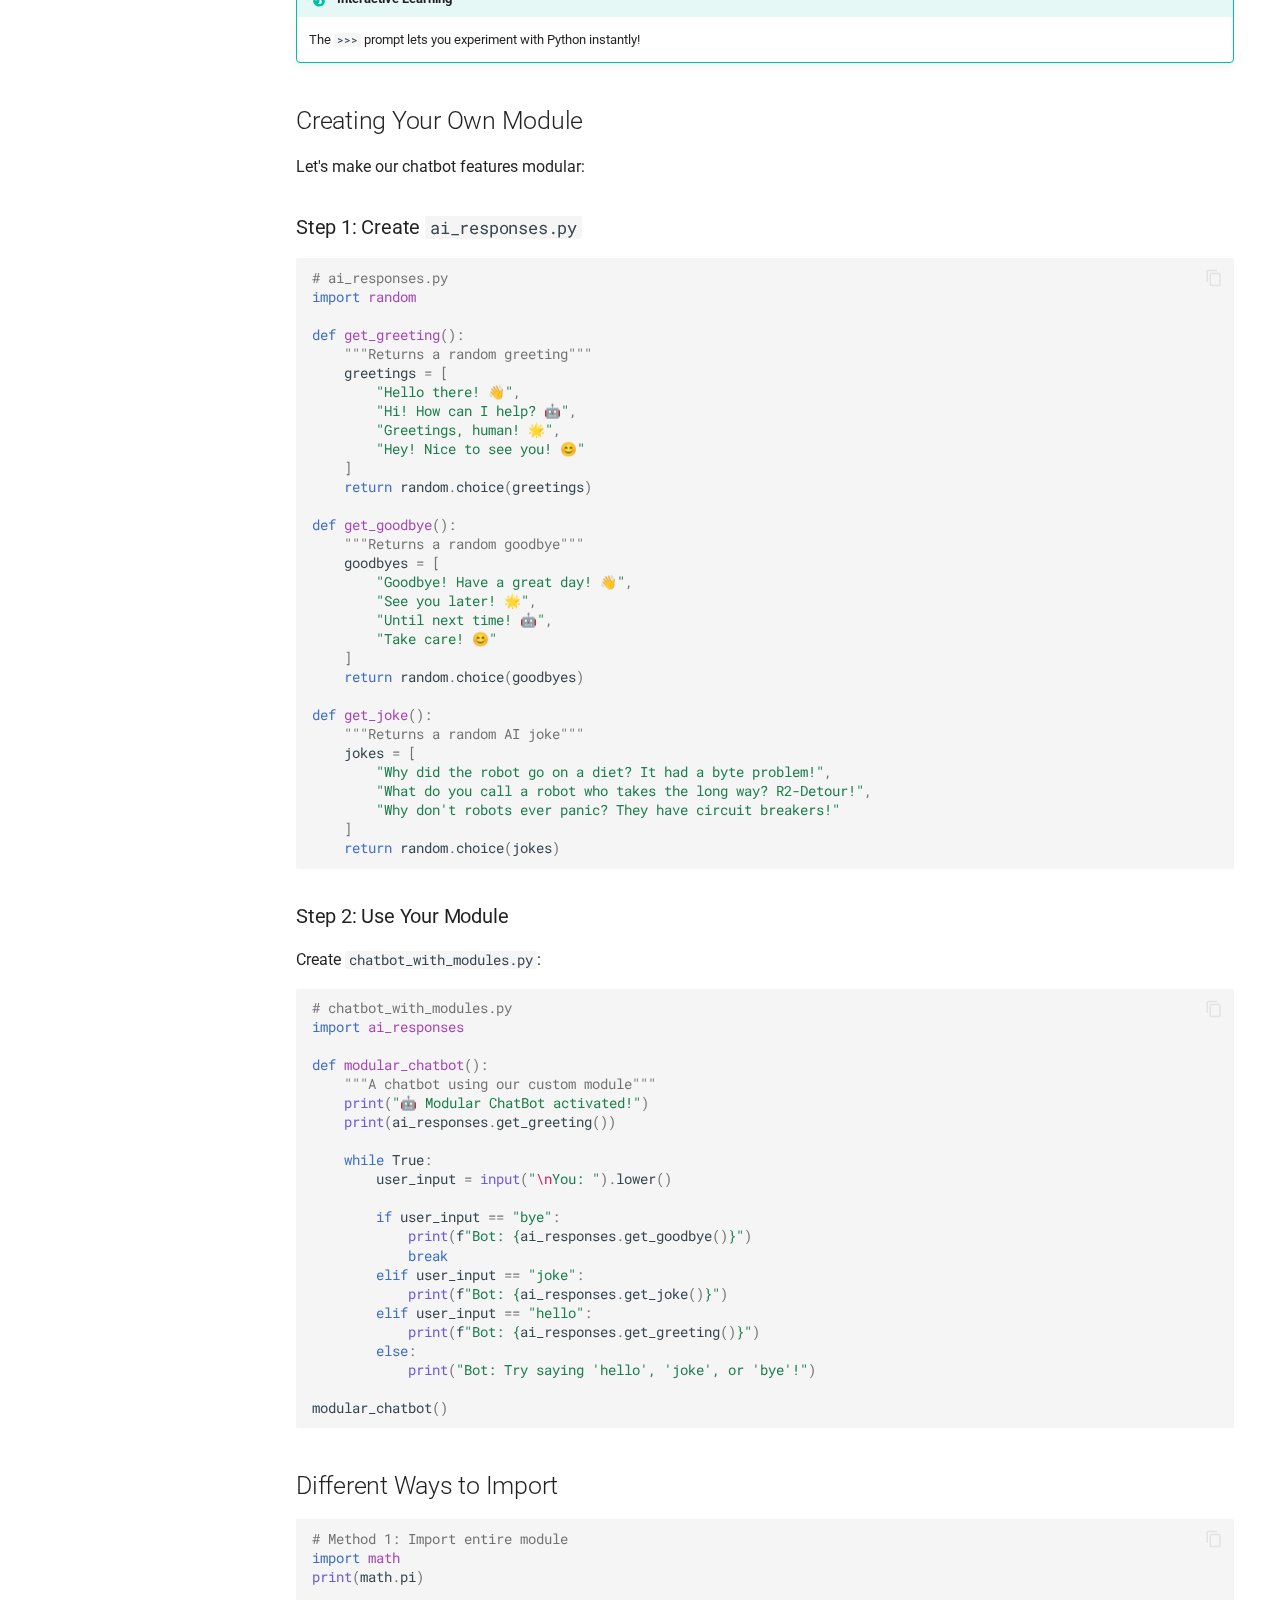
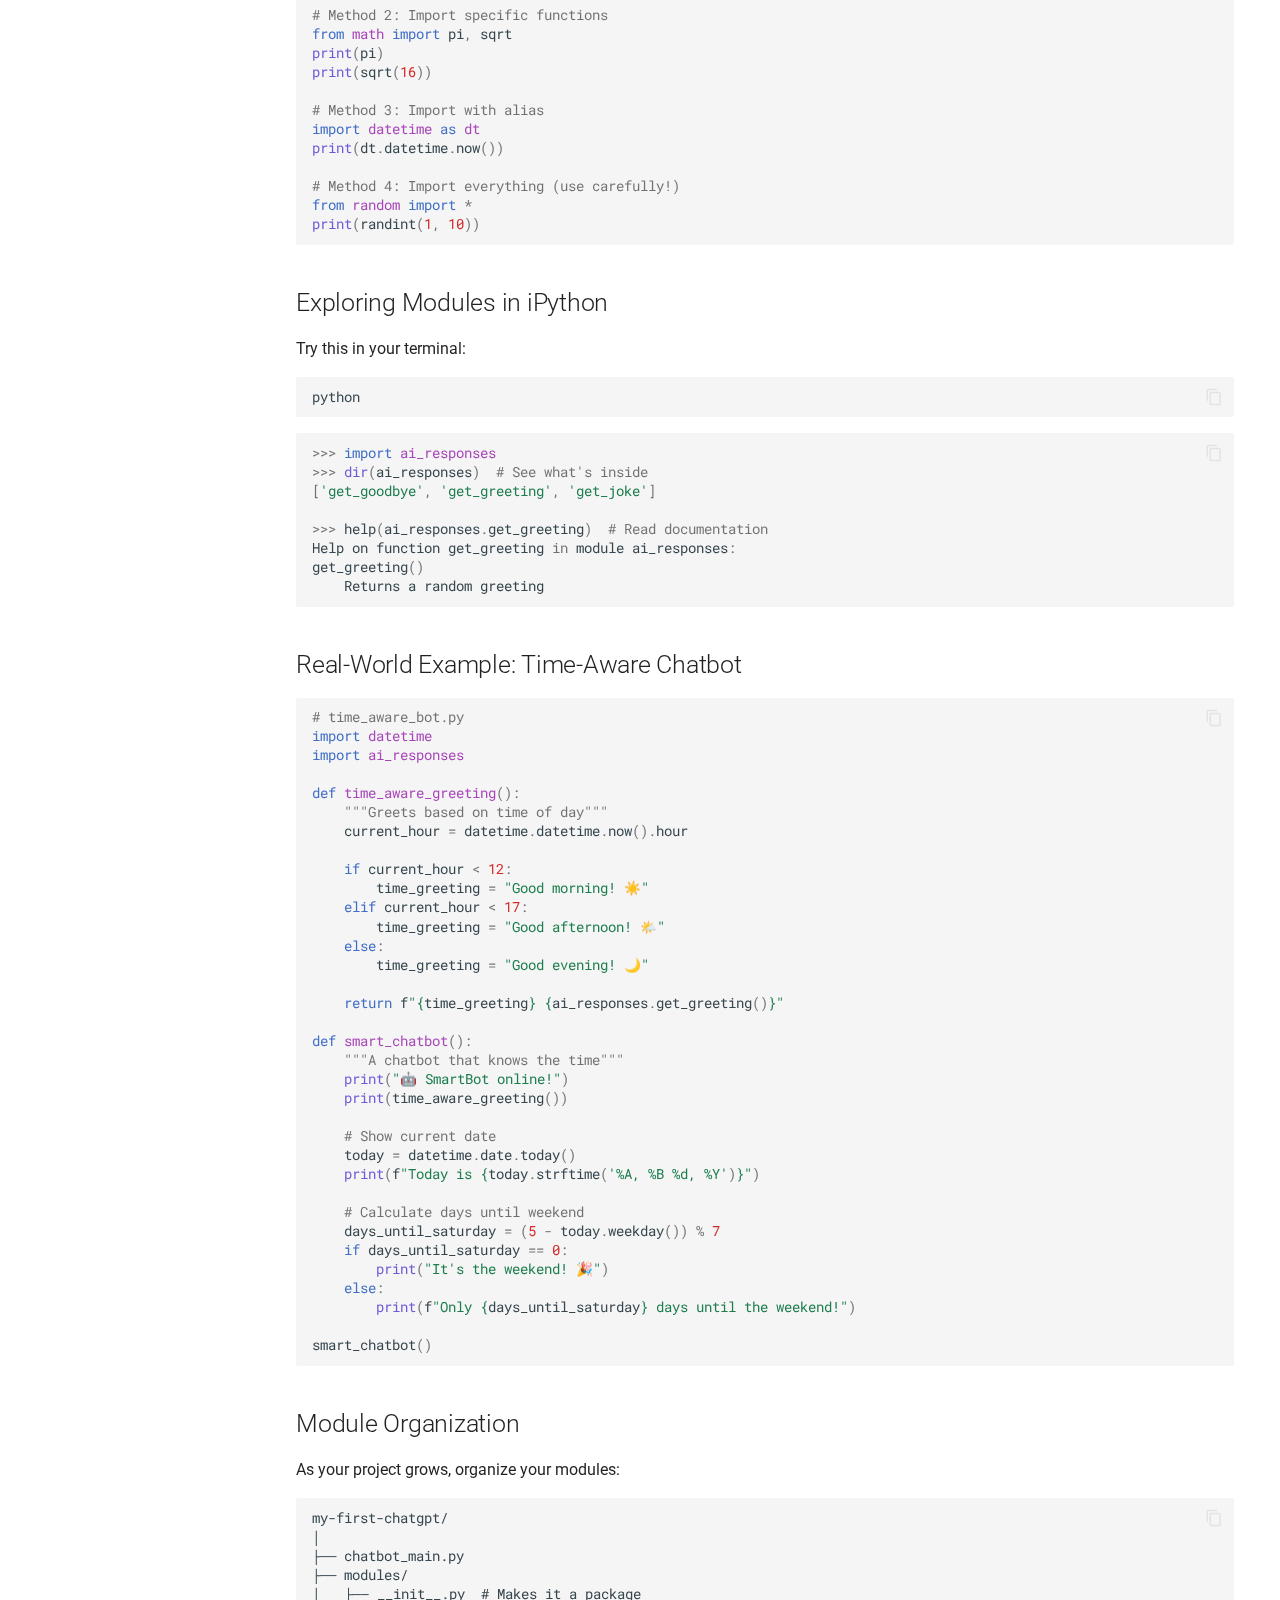
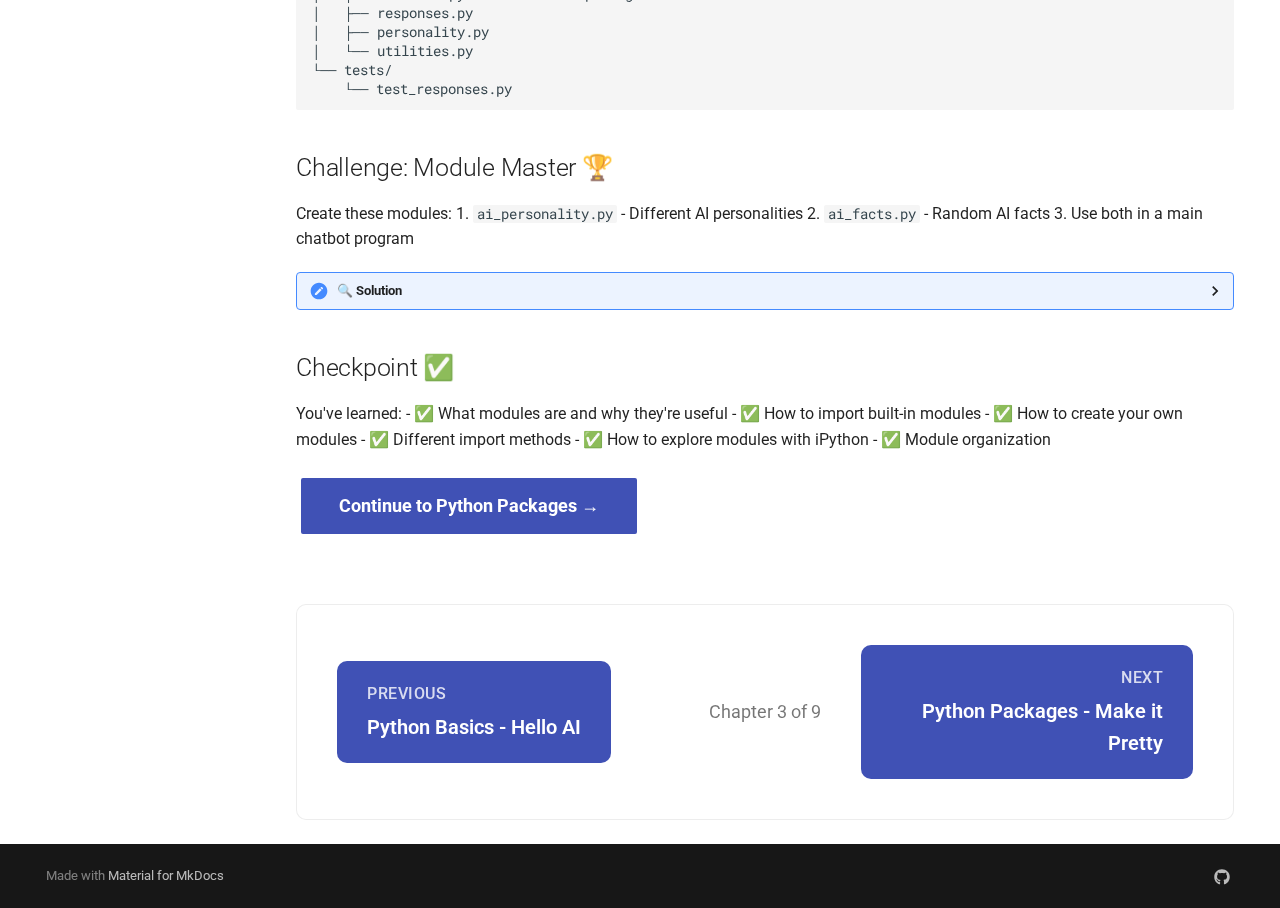
<file: python-ai-tutorial/site/unpublished/03-modules/index.html>
<!doctype html>
<html lang="en" class="no-js">
  <head>
    
      <meta charset="utf-8">
      <meta name="viewport" content="width=device-width,initial-scale=1">
      
        <meta name="description" content="Learn Python and AI by building amazing projects">
      
      
        <meta name="author" content="Your Name">
      
      
        <link rel="canonical" href="https://yourusername.github.io/python-for-ai/unpublished/03-modules/">
      
      
      
      
      <link rel="icon" href="../../assets/images/favicon.png">
      <meta name="generator" content="mkdocs-1.6.1, mkdocs-material-9.6.16">
    
    
      
        <title>Chapter 3: Importing Modules 📦 - Python for AI</title>
      
    
    
      <link rel="stylesheet" href="../../assets/stylesheets/main.7e37652d.min.css">
      
        
        <link rel="stylesheet" href="../../assets/stylesheets/palette.06af60db.min.css">
      
      


    
    
      
    
    
      
        
        
        <link rel="preconnect" href="https://fonts.gstatic.com" crossorigin>
        <link rel="stylesheet" href="https://fonts.googleapis.com/css?family=Roboto:300,300i,400,400i,700,700i%7CRoboto+Mono:400,400i,700,700i&display=fallback">
        <style>:root{--md-text-font:"Roboto";--md-code-font:"Roboto Mono"}</style>
      
    
    
      <link rel="stylesheet" href="../../stylesheets/extra.css">
    
    <script>__md_scope=new URL("../..",location),__md_hash=e=>[...e].reduce(((e,_)=>(e<<5)-e+_.charCodeAt(0)),0),__md_get=(e,_=localStorage,t=__md_scope)=>JSON.parse(_.getItem(t.pathname+"."+e)),__md_set=(e,_,t=localStorage,a=__md_scope)=>{try{t.setItem(a.pathname+"."+e,JSON.stringify(_))}catch(e){}}</script>
    
      
  


    
    
    
  </head>
  
  
    
    
      
    
    
    
    
    <body dir="ltr" data-md-color-scheme="default" data-md-color-primary="indigo" data-md-color-accent="pink">
  
    
    <input class="md-toggle" data-md-toggle="drawer" type="checkbox" id="__drawer" autocomplete="off">
    <input class="md-toggle" data-md-toggle="search" type="checkbox" id="__search" autocomplete="off">
    <label class="md-overlay" for="__drawer"></label>
    <div data-md-component="skip">
      
        
        <a href="#chapter-3-importing-modules" class="md-skip">
          Skip to content
        </a>
      
    </div>
    <div data-md-component="announce">
      
    </div>
    
    
      

  

<header class="md-header md-header--shadow md-header--lifted" data-md-component="header">
  <nav class="md-header__inner md-grid" aria-label="Header">
    <a href="../.." title="Python for AI" class="md-header__button md-logo" aria-label="Python for AI" data-md-component="logo">
      
  
  <svg xmlns="http://www.w3.org/2000/svg" viewBox="0 0 24 24"><path d="M12 2a2 2 0 0 1 2 2c0 .74-.4 1.39-1 1.73V7h1a7 7 0 0 1 7 7h1a1 1 0 0 1 1 1v3a1 1 0 0 1-1 1h-1v1a2 2 0 0 1-2 2H5a2 2 0 0 1-2-2v-1H2a1 1 0 0 1-1-1v-3a1 1 0 0 1 1-1h1a7 7 0 0 1 7-7h1V5.73c-.6-.34-1-.99-1-1.73a2 2 0 0 1 2-2M7.5 13A2.5 2.5 0 0 0 5 15.5 2.5 2.5 0 0 0 7.5 18a2.5 2.5 0 0 0 2.5-2.5A2.5 2.5 0 0 0 7.5 13m9 0a2.5 2.5 0 0 0-2.5 2.5 2.5 2.5 0 0 0 2.5 2.5 2.5 2.5 0 0 0 2.5-2.5 2.5 2.5 0 0 0-2.5-2.5"/></svg>

    </a>
    <label class="md-header__button md-icon" for="__drawer">
      
      <svg xmlns="http://www.w3.org/2000/svg" viewBox="0 0 24 24"><path d="M3 6h18v2H3zm0 5h18v2H3zm0 5h18v2H3z"/></svg>
    </label>
    <div class="md-header__title" data-md-component="header-title">
      <div class="md-header__ellipsis">
        <div class="md-header__topic">
          <span class="md-ellipsis">
            Python for AI
          </span>
        </div>
        <div class="md-header__topic" data-md-component="header-topic">
          <span class="md-ellipsis">
            
              Chapter 3: Importing Modules 📦
            
          </span>
        </div>
      </div>
    </div>
    
      
        <form class="md-header__option" data-md-component="palette">
  
    
    
    
    <input class="md-option" data-md-color-media="" data-md-color-scheme="default" data-md-color-primary="indigo" data-md-color-accent="pink"  aria-label="Switch to dark mode"  type="radio" name="__palette" id="__palette_0">
    
      <label class="md-header__button md-icon" title="Switch to dark mode" for="__palette_1" hidden>
        <svg xmlns="http://www.w3.org/2000/svg" viewBox="0 0 24 24"><path d="M12 8a4 4 0 0 0-4 4 4 4 0 0 0 4 4 4 4 0 0 0 4-4 4 4 0 0 0-4-4m0 10a6 6 0 0 1-6-6 6 6 0 0 1 6-6 6 6 0 0 1 6 6 6 6 0 0 1-6 6m8-9.31V4h-4.69L12 .69 8.69 4H4v4.69L.69 12 4 15.31V20h4.69L12 23.31 15.31 20H20v-4.69L23.31 12z"/></svg>
      </label>
    
  
    
    
    
    <input class="md-option" data-md-color-media="" data-md-color-scheme="slate" data-md-color-primary="indigo" data-md-color-accent="pink"  aria-label="Switch to light mode"  type="radio" name="__palette" id="__palette_1">
    
      <label class="md-header__button md-icon" title="Switch to light mode" for="__palette_0" hidden>
        <svg xmlns="http://www.w3.org/2000/svg" viewBox="0 0 24 24"><path d="M12 18c-.89 0-1.74-.2-2.5-.55C11.56 16.5 13 14.42 13 12s-1.44-4.5-3.5-5.45C10.26 6.2 11.11 6 12 6a6 6 0 0 1 6 6 6 6 0 0 1-6 6m8-9.31V4h-4.69L12 .69 8.69 4H4v4.69L.69 12 4 15.31V20h4.69L12 23.31 15.31 20H20v-4.69L23.31 12z"/></svg>
      </label>
    
  
</form>
      
    
    
      <script>var palette=__md_get("__palette");if(palette&&palette.color){if("(prefers-color-scheme)"===palette.color.media){var media=matchMedia("(prefers-color-scheme: light)"),input=document.querySelector(media.matches?"[data-md-color-media='(prefers-color-scheme: light)']":"[data-md-color-media='(prefers-color-scheme: dark)']");palette.color.media=input.getAttribute("data-md-color-media"),palette.color.scheme=input.getAttribute("data-md-color-scheme"),palette.color.primary=input.getAttribute("data-md-color-primary"),palette.color.accent=input.getAttribute("data-md-color-accent")}for(var[key,value]of Object.entries(palette.color))document.body.setAttribute("data-md-color-"+key,value)}</script>
    
    
    
      
      
        <label class="md-header__button md-icon" for="__search">
          
          <svg xmlns="http://www.w3.org/2000/svg" viewBox="0 0 24 24"><path d="M9.5 3A6.5 6.5 0 0 1 16 9.5c0 1.61-.59 3.09-1.56 4.23l.27.27h.79l5 5-1.5 1.5-5-5v-.79l-.27-.27A6.52 6.52 0 0 1 9.5 16 6.5 6.5 0 0 1 3 9.5 6.5 6.5 0 0 1 9.5 3m0 2C7 5 5 7 5 9.5S7 14 9.5 14 14 12 14 9.5 12 5 9.5 5"/></svg>
        </label>
        <div class="md-search" data-md-component="search" role="dialog">
  <label class="md-search__overlay" for="__search"></label>
  <div class="md-search__inner" role="search">
    <form class="md-search__form" name="search">
      <input type="text" class="md-search__input" name="query" aria-label="Search" placeholder="Search" autocapitalize="off" autocorrect="off" autocomplete="off" spellcheck="false" data-md-component="search-query" required>
      <label class="md-search__icon md-icon" for="__search">
        
        <svg xmlns="http://www.w3.org/2000/svg" viewBox="0 0 24 24"><path d="M9.5 3A6.5 6.5 0 0 1 16 9.5c0 1.61-.59 3.09-1.56 4.23l.27.27h.79l5 5-1.5 1.5-5-5v-.79l-.27-.27A6.52 6.52 0 0 1 9.5 16 6.5 6.5 0 0 1 3 9.5 6.5 6.5 0 0 1 9.5 3m0 2C7 5 5 7 5 9.5S7 14 9.5 14 14 12 14 9.5 12 5 9.5 5"/></svg>
        
        <svg xmlns="http://www.w3.org/2000/svg" viewBox="0 0 24 24"><path d="M20 11v2H8l5.5 5.5-1.42 1.42L4.16 12l7.92-7.92L13.5 5.5 8 11z"/></svg>
      </label>
      <nav class="md-search__options" aria-label="Search">
        
          <a href="javascript:void(0)" class="md-search__icon md-icon" title="Share" aria-label="Share" data-clipboard data-clipboard-text="" data-md-component="search-share" tabindex="-1">
            
            <svg xmlns="http://www.w3.org/2000/svg" viewBox="0 0 24 24"><path d="M18 16.08c-.76 0-1.44.3-1.96.77L8.91 12.7c.05-.23.09-.46.09-.7s-.04-.47-.09-.7l7.05-4.11c.54.5 1.25.81 2.04.81a3 3 0 0 0 3-3 3 3 0 0 0-3-3 3 3 0 0 0-3 3c0 .24.04.47.09.7L8.04 9.81C7.5 9.31 6.79 9 6 9a3 3 0 0 0-3 3 3 3 0 0 0 3 3c.79 0 1.5-.31 2.04-.81l7.12 4.15c-.05.21-.08.43-.08.66 0 1.61 1.31 2.91 2.92 2.91s2.92-1.3 2.92-2.91A2.92 2.92 0 0 0 18 16.08"/></svg>
          </a>
        
        <button type="reset" class="md-search__icon md-icon" title="Clear" aria-label="Clear" tabindex="-1">
          
          <svg xmlns="http://www.w3.org/2000/svg" viewBox="0 0 24 24"><path d="M19 6.41 17.59 5 12 10.59 6.41 5 5 6.41 10.59 12 5 17.59 6.41 19 12 13.41 17.59 19 19 17.59 13.41 12z"/></svg>
        </button>
      </nav>
      
    </form>
    <div class="md-search__output">
      <div class="md-search__scrollwrap" tabindex="0" data-md-scrollfix>
        <div class="md-search-result" data-md-component="search-result">
          <div class="md-search-result__meta">
            Initializing search
          </div>
          <ol class="md-search-result__list" role="presentation"></ol>
        </div>
      </div>
    </div>
  </div>
</div>
      
    
    
  </nav>
  
    
      
<nav class="md-tabs" aria-label="Tabs" data-md-component="tabs">
  <div class="md-grid">
    <ul class="md-tabs__list">
      
        
  
  
  
  
    <li class="md-tabs__item">
      <a href="../.." class="md-tabs__link">
        
  
  
    
  
  Home

      </a>
    </li>
  

      
        
  
  
  
  
    
    
      <li class="md-tabs__item">
        <a href="../../01-code-editor/" class="md-tabs__link">
          
  
  
  Getting Started

        </a>
      </li>
    
  

      
    </ul>
  </div>
</nav>
    
  
</header>
    
    <div class="md-container" data-md-component="container">
      
      
        
      
      <main class="md-main" data-md-component="main">
        <div class="md-main__inner md-grid">
          
            
              
              <div class="md-sidebar md-sidebar--primary" data-md-component="sidebar" data-md-type="navigation" >
                <div class="md-sidebar__scrollwrap">
                  <div class="md-sidebar__inner">
                    


  


  

<nav class="md-nav md-nav--primary md-nav--lifted md-nav--integrated" aria-label="Navigation" data-md-level="0">
  <label class="md-nav__title" for="__drawer">
    <a href="../.." title="Python for AI" class="md-nav__button md-logo" aria-label="Python for AI" data-md-component="logo">
      
  
  <svg xmlns="http://www.w3.org/2000/svg" viewBox="0 0 24 24"><path d="M12 2a2 2 0 0 1 2 2c0 .74-.4 1.39-1 1.73V7h1a7 7 0 0 1 7 7h1a1 1 0 0 1 1 1v3a1 1 0 0 1-1 1h-1v1a2 2 0 0 1-2 2H5a2 2 0 0 1-2-2v-1H2a1 1 0 0 1-1-1v-3a1 1 0 0 1 1-1h1a7 7 0 0 1 7-7h1V5.73c-.6-.34-1-.99-1-1.73a2 2 0 0 1 2-2M7.5 13A2.5 2.5 0 0 0 5 15.5 2.5 2.5 0 0 0 7.5 18a2.5 2.5 0 0 0 2.5-2.5A2.5 2.5 0 0 0 7.5 13m9 0a2.5 2.5 0 0 0-2.5 2.5 2.5 2.5 0 0 0 2.5 2.5 2.5 2.5 0 0 0 2.5-2.5 2.5 2.5 0 0 0-2.5-2.5"/></svg>

    </a>
    Python for AI
  </label>
  
  <ul class="md-nav__list" data-md-scrollfix>
    
      
      
  
  
  
  
    <li class="md-nav__item">
      <a href="../.." class="md-nav__link">
        
  
  
  <span class="md-ellipsis">
    Home
    
  </span>
  

      </a>
    </li>
  

    
      
      
  
  
  
  
    
    
    
    
      
      
        
      
    
    
    <li class="md-nav__item md-nav__item--nested">
      
        
        
          
        
        <input class="md-nav__toggle md-toggle md-toggle--indeterminate" type="checkbox" id="__nav_2" >
        
          
          <label class="md-nav__link" for="__nav_2" id="__nav_2_label" tabindex="0">
            
  
  
  <span class="md-ellipsis">
    Getting Started
    
  </span>
  

            <span class="md-nav__icon md-icon"></span>
          </label>
        
        <nav class="md-nav" data-md-level="1" aria-labelledby="__nav_2_label" aria-expanded="false">
          <label class="md-nav__title" for="__nav_2">
            <span class="md-nav__icon md-icon"></span>
            Getting Started
          </label>
          <ul class="md-nav__list" data-md-scrollfix>
            
              
                
  
  
  
  
    <li class="md-nav__item">
      <a href="../../01-code-editor/" class="md-nav__link">
        
  
  
  <span class="md-ellipsis">
    1. Your First Code Editor
    
  </span>
  

      </a>
    </li>
  

              
            
          </ul>
        </nav>
      
    </li>
  

    
  </ul>
</nav>
                  </div>
                </div>
              </div>
            
            
          
          
            <div class="md-content" data-md-component="content">
              <article class="md-content__inner md-typeset">
                
                  



<h1 id="chapter-3-importing-modules">Chapter 3: Importing Modules 📦<a class="headerlink" href="#chapter-3-importing-modules" title="Permanent link">&para;</a></h1>
<p>Time to level up! So far, we've been writing all our code from scratch. But real developers use pre-written code called "modules" to work faster!</p>
<h2 id="what-are-modules">What Are Modules?<a class="headerlink" href="#what-are-modules" title="Permanent link">&para;</a></h2>
<p>Think of modules like tools in a toolbox:
- 🔨 <code>math</code> module = calculator tools
- 📅 <code>datetime</code> module = calendar tools<br />
- 🎲 <code>random</code> module = dice rolling tools</p>
<h2 id="your-first-import">Your First Import<a class="headerlink" href="#your-first-import" title="Permanent link">&para;</a></h2>
<p>Let's use Python's built-in modules:</p>
<div class="highlight"><pre><span></span><code><a id="__codelineno-0-1" name="__codelineno-0-1" href="#__codelineno-0-1"></a><span class="c1"># math_bot.py</span>
<a id="__codelineno-0-2" name="__codelineno-0-2" href="#__codelineno-0-2"></a><span class="kn">import</span><span class="w"> </span><span class="nn">math</span>
<a id="__codelineno-0-3" name="__codelineno-0-3" href="#__codelineno-0-3"></a><span class="kn">import</span><span class="w"> </span><span class="nn">random</span>
<a id="__codelineno-0-4" name="__codelineno-0-4" href="#__codelineno-0-4"></a><span class="kn">import</span><span class="w"> </span><span class="nn">datetime</span>
<a id="__codelineno-0-5" name="__codelineno-0-5" href="#__codelineno-0-5"></a>
<a id="__codelineno-0-6" name="__codelineno-0-6" href="#__codelineno-0-6"></a><span class="k">def</span><span class="w"> </span><span class="nf">math_chatbot</span><span class="p">():</span>
<a id="__codelineno-0-7" name="__codelineno-0-7" href="#__codelineno-0-7"></a><span class="w">    </span><span class="sd">&quot;&quot;&quot;A chatbot that can do math!&quot;&quot;&quot;</span>
<a id="__codelineno-0-8" name="__codelineno-0-8" href="#__codelineno-0-8"></a>    <span class="nb">print</span><span class="p">(</span><span class="s2">&quot;🤖 MathBot online! I can do calculations!&quot;</span><span class="p">)</span>
<a id="__codelineno-0-9" name="__codelineno-0-9" href="#__codelineno-0-9"></a>
<a id="__codelineno-0-10" name="__codelineno-0-10" href="#__codelineno-0-10"></a>    <span class="c1"># Using the math module</span>
<a id="__codelineno-0-11" name="__codelineno-0-11" href="#__codelineno-0-11"></a>    <span class="n">number</span> <span class="o">=</span> <span class="mi">16</span>
<a id="__codelineno-0-12" name="__codelineno-0-12" href="#__codelineno-0-12"></a>    <span class="n">square_root</span> <span class="o">=</span> <span class="n">math</span><span class="o">.</span><span class="n">sqrt</span><span class="p">(</span><span class="n">number</span><span class="p">)</span>
<a id="__codelineno-0-13" name="__codelineno-0-13" href="#__codelineno-0-13"></a>    <span class="nb">print</span><span class="p">(</span><span class="sa">f</span><span class="s2">&quot;The square root of </span><span class="si">{</span><span class="n">number</span><span class="si">}</span><span class="s2"> is </span><span class="si">{</span><span class="n">square_root</span><span class="si">}</span><span class="s2">&quot;</span><span class="p">)</span>
<a id="__codelineno-0-14" name="__codelineno-0-14" href="#__codelineno-0-14"></a>
<a id="__codelineno-0-15" name="__codelineno-0-15" href="#__codelineno-0-15"></a>    <span class="c1"># Using the random module</span>
<a id="__codelineno-0-16" name="__codelineno-0-16" href="#__codelineno-0-16"></a>    <span class="n">dice_roll</span> <span class="o">=</span> <span class="n">random</span><span class="o">.</span><span class="n">randint</span><span class="p">(</span><span class="mi">1</span><span class="p">,</span> <span class="mi">6</span><span class="p">)</span>
<a id="__codelineno-0-17" name="__codelineno-0-17" href="#__codelineno-0-17"></a>    <span class="nb">print</span><span class="p">(</span><span class="sa">f</span><span class="s2">&quot;I rolled a dice and got: </span><span class="si">{</span><span class="n">dice_roll</span><span class="si">}</span><span class="s2">&quot;</span><span class="p">)</span>
<a id="__codelineno-0-18" name="__codelineno-0-18" href="#__codelineno-0-18"></a>
<a id="__codelineno-0-19" name="__codelineno-0-19" href="#__codelineno-0-19"></a>    <span class="c1"># Using the datetime module</span>
<a id="__codelineno-0-20" name="__codelineno-0-20" href="#__codelineno-0-20"></a>    <span class="n">now</span> <span class="o">=</span> <span class="n">datetime</span><span class="o">.</span><span class="n">datetime</span><span class="o">.</span><span class="n">now</span><span class="p">()</span>
<a id="__codelineno-0-21" name="__codelineno-0-21" href="#__codelineno-0-21"></a>    <span class="nb">print</span><span class="p">(</span><span class="sa">f</span><span class="s2">&quot;Current time: </span><span class="si">{</span><span class="n">now</span><span class="o">.</span><span class="n">strftime</span><span class="p">(</span><span class="s1">&#39;%H:%M:%S&#39;</span><span class="p">)</span><span class="si">}</span><span class="s2">&quot;</span><span class="p">)</span>
<a id="__codelineno-0-22" name="__codelineno-0-22" href="#__codelineno-0-22"></a>
<a id="__codelineno-0-23" name="__codelineno-0-23" href="#__codelineno-0-23"></a><span class="n">math_chatbot</span><span class="p">()</span>
</code></pre></div>
<h2 id="interactive-python-ipython">Interactive Python (iPython)<a class="headerlink" href="#interactive-python-ipython" title="Permanent link">&para;</a></h2>
<p>Let's explore modules interactively! In your terminal:</p>
<div class="highlight"><pre><span></span><code><a id="__codelineno-1-1" name="__codelineno-1-1" href="#__codelineno-1-1"></a><span class="c1"># Start Python interactive mode</span>
<a id="__codelineno-1-2" name="__codelineno-1-2" href="#__codelineno-1-2"></a>python
</code></pre></div>
<p>Now try these commands one by one:</p>
<div class="highlight"><pre><span></span><code><a id="__codelineno-2-1" name="__codelineno-2-1" href="#__codelineno-2-1"></a><span class="o">&gt;&gt;&gt;</span> <span class="kn">import</span><span class="w"> </span><span class="nn">math</span>
<a id="__codelineno-2-2" name="__codelineno-2-2" href="#__codelineno-2-2"></a><span class="o">&gt;&gt;&gt;</span> <span class="n">math</span><span class="o">.</span><span class="n">pi</span>
<a id="__codelineno-2-3" name="__codelineno-2-3" href="#__codelineno-2-3"></a><span class="mf">3.141592653589793</span>
<a id="__codelineno-2-4" name="__codelineno-2-4" href="#__codelineno-2-4"></a>
<a id="__codelineno-2-5" name="__codelineno-2-5" href="#__codelineno-2-5"></a><span class="o">&gt;&gt;&gt;</span> <span class="n">math</span><span class="o">.</span><span class="n">pow</span><span class="p">(</span><span class="mi">2</span><span class="p">,</span> <span class="mi">3</span><span class="p">)</span>  <span class="c1"># 2 to the power of 3</span>
<a id="__codelineno-2-6" name="__codelineno-2-6" href="#__codelineno-2-6"></a><span class="mf">8.0</span>
<a id="__codelineno-2-7" name="__codelineno-2-7" href="#__codelineno-2-7"></a>
<a id="__codelineno-2-8" name="__codelineno-2-8" href="#__codelineno-2-8"></a><span class="o">&gt;&gt;&gt;</span> <span class="kn">import</span><span class="w"> </span><span class="nn">random</span>
<a id="__codelineno-2-9" name="__codelineno-2-9" href="#__codelineno-2-9"></a><span class="o">&gt;&gt;&gt;</span> <span class="n">random</span><span class="o">.</span><span class="n">choice</span><span class="p">([</span><span class="s2">&quot;Yes&quot;</span><span class="p">,</span> <span class="s2">&quot;No&quot;</span><span class="p">,</span> <span class="s2">&quot;Maybe&quot;</span><span class="p">])</span>
<a id="__codelineno-2-10" name="__codelineno-2-10" href="#__codelineno-2-10"></a><span class="s1">&#39;Maybe&#39;</span>
<a id="__codelineno-2-11" name="__codelineno-2-11" href="#__codelineno-2-11"></a>
<a id="__codelineno-2-12" name="__codelineno-2-12" href="#__codelineno-2-12"></a><span class="o">&gt;&gt;&gt;</span> <span class="n">exit</span><span class="p">()</span>  <span class="c1"># Leave Python</span>
</code></pre></div>
<div class="admonition tip">
<p class="admonition-title">Interactive Learning</p>
<p>The <code>&gt;&gt;&gt;</code> prompt lets you experiment with Python instantly!</p>
</div>
<h2 id="creating-your-own-module">Creating Your Own Module<a class="headerlink" href="#creating-your-own-module" title="Permanent link">&para;</a></h2>
<p>Let's make our chatbot features modular:</p>
<h3 id="step-1-create-ai_responsespy">Step 1: Create <code>ai_responses.py</code><a class="headerlink" href="#step-1-create-ai_responsespy" title="Permanent link">&para;</a></h3>
<div class="highlight"><pre><span></span><code><a id="__codelineno-3-1" name="__codelineno-3-1" href="#__codelineno-3-1"></a><span class="c1"># ai_responses.py</span>
<a id="__codelineno-3-2" name="__codelineno-3-2" href="#__codelineno-3-2"></a><span class="kn">import</span><span class="w"> </span><span class="nn">random</span>
<a id="__codelineno-3-3" name="__codelineno-3-3" href="#__codelineno-3-3"></a>
<a id="__codelineno-3-4" name="__codelineno-3-4" href="#__codelineno-3-4"></a><span class="k">def</span><span class="w"> </span><span class="nf">get_greeting</span><span class="p">():</span>
<a id="__codelineno-3-5" name="__codelineno-3-5" href="#__codelineno-3-5"></a><span class="w">    </span><span class="sd">&quot;&quot;&quot;Returns a random greeting&quot;&quot;&quot;</span>
<a id="__codelineno-3-6" name="__codelineno-3-6" href="#__codelineno-3-6"></a>    <span class="n">greetings</span> <span class="o">=</span> <span class="p">[</span>
<a id="__codelineno-3-7" name="__codelineno-3-7" href="#__codelineno-3-7"></a>        <span class="s2">&quot;Hello there! 👋&quot;</span><span class="p">,</span>
<a id="__codelineno-3-8" name="__codelineno-3-8" href="#__codelineno-3-8"></a>        <span class="s2">&quot;Hi! How can I help? 🤖&quot;</span><span class="p">,</span>
<a id="__codelineno-3-9" name="__codelineno-3-9" href="#__codelineno-3-9"></a>        <span class="s2">&quot;Greetings, human! 🌟&quot;</span><span class="p">,</span>
<a id="__codelineno-3-10" name="__codelineno-3-10" href="#__codelineno-3-10"></a>        <span class="s2">&quot;Hey! Nice to see you! 😊&quot;</span>
<a id="__codelineno-3-11" name="__codelineno-3-11" href="#__codelineno-3-11"></a>    <span class="p">]</span>
<a id="__codelineno-3-12" name="__codelineno-3-12" href="#__codelineno-3-12"></a>    <span class="k">return</span> <span class="n">random</span><span class="o">.</span><span class="n">choice</span><span class="p">(</span><span class="n">greetings</span><span class="p">)</span>
<a id="__codelineno-3-13" name="__codelineno-3-13" href="#__codelineno-3-13"></a>
<a id="__codelineno-3-14" name="__codelineno-3-14" href="#__codelineno-3-14"></a><span class="k">def</span><span class="w"> </span><span class="nf">get_goodbye</span><span class="p">():</span>
<a id="__codelineno-3-15" name="__codelineno-3-15" href="#__codelineno-3-15"></a><span class="w">    </span><span class="sd">&quot;&quot;&quot;Returns a random goodbye&quot;&quot;&quot;</span>
<a id="__codelineno-3-16" name="__codelineno-3-16" href="#__codelineno-3-16"></a>    <span class="n">goodbyes</span> <span class="o">=</span> <span class="p">[</span>
<a id="__codelineno-3-17" name="__codelineno-3-17" href="#__codelineno-3-17"></a>        <span class="s2">&quot;Goodbye! Have a great day! 👋&quot;</span><span class="p">,</span>
<a id="__codelineno-3-18" name="__codelineno-3-18" href="#__codelineno-3-18"></a>        <span class="s2">&quot;See you later! 🌟&quot;</span><span class="p">,</span>
<a id="__codelineno-3-19" name="__codelineno-3-19" href="#__codelineno-3-19"></a>        <span class="s2">&quot;Until next time! 🤖&quot;</span><span class="p">,</span>
<a id="__codelineno-3-20" name="__codelineno-3-20" href="#__codelineno-3-20"></a>        <span class="s2">&quot;Take care! 😊&quot;</span>
<a id="__codelineno-3-21" name="__codelineno-3-21" href="#__codelineno-3-21"></a>    <span class="p">]</span>
<a id="__codelineno-3-22" name="__codelineno-3-22" href="#__codelineno-3-22"></a>    <span class="k">return</span> <span class="n">random</span><span class="o">.</span><span class="n">choice</span><span class="p">(</span><span class="n">goodbyes</span><span class="p">)</span>
<a id="__codelineno-3-23" name="__codelineno-3-23" href="#__codelineno-3-23"></a>
<a id="__codelineno-3-24" name="__codelineno-3-24" href="#__codelineno-3-24"></a><span class="k">def</span><span class="w"> </span><span class="nf">get_joke</span><span class="p">():</span>
<a id="__codelineno-3-25" name="__codelineno-3-25" href="#__codelineno-3-25"></a><span class="w">    </span><span class="sd">&quot;&quot;&quot;Returns a random AI joke&quot;&quot;&quot;</span>
<a id="__codelineno-3-26" name="__codelineno-3-26" href="#__codelineno-3-26"></a>    <span class="n">jokes</span> <span class="o">=</span> <span class="p">[</span>
<a id="__codelineno-3-27" name="__codelineno-3-27" href="#__codelineno-3-27"></a>        <span class="s2">&quot;Why did the robot go on a diet? It had a byte problem!&quot;</span><span class="p">,</span>
<a id="__codelineno-3-28" name="__codelineno-3-28" href="#__codelineno-3-28"></a>        <span class="s2">&quot;What do you call a robot who takes the long way? R2-Detour!&quot;</span><span class="p">,</span>
<a id="__codelineno-3-29" name="__codelineno-3-29" href="#__codelineno-3-29"></a>        <span class="s2">&quot;Why don&#39;t robots ever panic? They have circuit breakers!&quot;</span>
<a id="__codelineno-3-30" name="__codelineno-3-30" href="#__codelineno-3-30"></a>    <span class="p">]</span>
<a id="__codelineno-3-31" name="__codelineno-3-31" href="#__codelineno-3-31"></a>    <span class="k">return</span> <span class="n">random</span><span class="o">.</span><span class="n">choice</span><span class="p">(</span><span class="n">jokes</span><span class="p">)</span>
</code></pre></div>
<h3 id="step-2-use-your-module">Step 2: Use Your Module<a class="headerlink" href="#step-2-use-your-module" title="Permanent link">&para;</a></h3>
<p>Create <code>chatbot_with_modules.py</code>:</p>
<div class="highlight"><pre><span></span><code><a id="__codelineno-4-1" name="__codelineno-4-1" href="#__codelineno-4-1"></a><span class="c1"># chatbot_with_modules.py</span>
<a id="__codelineno-4-2" name="__codelineno-4-2" href="#__codelineno-4-2"></a><span class="kn">import</span><span class="w"> </span><span class="nn">ai_responses</span>
<a id="__codelineno-4-3" name="__codelineno-4-3" href="#__codelineno-4-3"></a>
<a id="__codelineno-4-4" name="__codelineno-4-4" href="#__codelineno-4-4"></a><span class="k">def</span><span class="w"> </span><span class="nf">modular_chatbot</span><span class="p">():</span>
<a id="__codelineno-4-5" name="__codelineno-4-5" href="#__codelineno-4-5"></a><span class="w">    </span><span class="sd">&quot;&quot;&quot;A chatbot using our custom module&quot;&quot;&quot;</span>
<a id="__codelineno-4-6" name="__codelineno-4-6" href="#__codelineno-4-6"></a>    <span class="nb">print</span><span class="p">(</span><span class="s2">&quot;🤖 Modular ChatBot activated!&quot;</span><span class="p">)</span>
<a id="__codelineno-4-7" name="__codelineno-4-7" href="#__codelineno-4-7"></a>    <span class="nb">print</span><span class="p">(</span><span class="n">ai_responses</span><span class="o">.</span><span class="n">get_greeting</span><span class="p">())</span>
<a id="__codelineno-4-8" name="__codelineno-4-8" href="#__codelineno-4-8"></a>
<a id="__codelineno-4-9" name="__codelineno-4-9" href="#__codelineno-4-9"></a>    <span class="k">while</span> <span class="kc">True</span><span class="p">:</span>
<a id="__codelineno-4-10" name="__codelineno-4-10" href="#__codelineno-4-10"></a>        <span class="n">user_input</span> <span class="o">=</span> <span class="nb">input</span><span class="p">(</span><span class="s2">&quot;</span><span class="se">\n</span><span class="s2">You: &quot;</span><span class="p">)</span><span class="o">.</span><span class="n">lower</span><span class="p">()</span>
<a id="__codelineno-4-11" name="__codelineno-4-11" href="#__codelineno-4-11"></a>
<a id="__codelineno-4-12" name="__codelineno-4-12" href="#__codelineno-4-12"></a>        <span class="k">if</span> <span class="n">user_input</span> <span class="o">==</span> <span class="s2">&quot;bye&quot;</span><span class="p">:</span>
<a id="__codelineno-4-13" name="__codelineno-4-13" href="#__codelineno-4-13"></a>            <span class="nb">print</span><span class="p">(</span><span class="sa">f</span><span class="s2">&quot;Bot: </span><span class="si">{</span><span class="n">ai_responses</span><span class="o">.</span><span class="n">get_goodbye</span><span class="p">()</span><span class="si">}</span><span class="s2">&quot;</span><span class="p">)</span>
<a id="__codelineno-4-14" name="__codelineno-4-14" href="#__codelineno-4-14"></a>            <span class="k">break</span>
<a id="__codelineno-4-15" name="__codelineno-4-15" href="#__codelineno-4-15"></a>        <span class="k">elif</span> <span class="n">user_input</span> <span class="o">==</span> <span class="s2">&quot;joke&quot;</span><span class="p">:</span>
<a id="__codelineno-4-16" name="__codelineno-4-16" href="#__codelineno-4-16"></a>            <span class="nb">print</span><span class="p">(</span><span class="sa">f</span><span class="s2">&quot;Bot: </span><span class="si">{</span><span class="n">ai_responses</span><span class="o">.</span><span class="n">get_joke</span><span class="p">()</span><span class="si">}</span><span class="s2">&quot;</span><span class="p">)</span>
<a id="__codelineno-4-17" name="__codelineno-4-17" href="#__codelineno-4-17"></a>        <span class="k">elif</span> <span class="n">user_input</span> <span class="o">==</span> <span class="s2">&quot;hello&quot;</span><span class="p">:</span>
<a id="__codelineno-4-18" name="__codelineno-4-18" href="#__codelineno-4-18"></a>            <span class="nb">print</span><span class="p">(</span><span class="sa">f</span><span class="s2">&quot;Bot: </span><span class="si">{</span><span class="n">ai_responses</span><span class="o">.</span><span class="n">get_greeting</span><span class="p">()</span><span class="si">}</span><span class="s2">&quot;</span><span class="p">)</span>
<a id="__codelineno-4-19" name="__codelineno-4-19" href="#__codelineno-4-19"></a>        <span class="k">else</span><span class="p">:</span>
<a id="__codelineno-4-20" name="__codelineno-4-20" href="#__codelineno-4-20"></a>            <span class="nb">print</span><span class="p">(</span><span class="s2">&quot;Bot: Try saying &#39;hello&#39;, &#39;joke&#39;, or &#39;bye&#39;!&quot;</span><span class="p">)</span>
<a id="__codelineno-4-21" name="__codelineno-4-21" href="#__codelineno-4-21"></a>
<a id="__codelineno-4-22" name="__codelineno-4-22" href="#__codelineno-4-22"></a><span class="n">modular_chatbot</span><span class="p">()</span>
</code></pre></div>
<h2 id="different-ways-to-import">Different Ways to Import<a class="headerlink" href="#different-ways-to-import" title="Permanent link">&para;</a></h2>
<div class="highlight"><pre><span></span><code><a id="__codelineno-5-1" name="__codelineno-5-1" href="#__codelineno-5-1"></a><span class="c1"># Method 1: Import entire module</span>
<a id="__codelineno-5-2" name="__codelineno-5-2" href="#__codelineno-5-2"></a><span class="kn">import</span><span class="w"> </span><span class="nn">math</span>
<a id="__codelineno-5-3" name="__codelineno-5-3" href="#__codelineno-5-3"></a><span class="nb">print</span><span class="p">(</span><span class="n">math</span><span class="o">.</span><span class="n">pi</span><span class="p">)</span>
<a id="__codelineno-5-4" name="__codelineno-5-4" href="#__codelineno-5-4"></a>
<a id="__codelineno-5-5" name="__codelineno-5-5" href="#__codelineno-5-5"></a><span class="c1"># Method 2: Import specific functions</span>
<a id="__codelineno-5-6" name="__codelineno-5-6" href="#__codelineno-5-6"></a><span class="kn">from</span><span class="w"> </span><span class="nn">math</span><span class="w"> </span><span class="kn">import</span> <span class="n">pi</span><span class="p">,</span> <span class="n">sqrt</span>
<a id="__codelineno-5-7" name="__codelineno-5-7" href="#__codelineno-5-7"></a><span class="nb">print</span><span class="p">(</span><span class="n">pi</span><span class="p">)</span>
<a id="__codelineno-5-8" name="__codelineno-5-8" href="#__codelineno-5-8"></a><span class="nb">print</span><span class="p">(</span><span class="n">sqrt</span><span class="p">(</span><span class="mi">16</span><span class="p">))</span>
<a id="__codelineno-5-9" name="__codelineno-5-9" href="#__codelineno-5-9"></a>
<a id="__codelineno-5-10" name="__codelineno-5-10" href="#__codelineno-5-10"></a><span class="c1"># Method 3: Import with alias</span>
<a id="__codelineno-5-11" name="__codelineno-5-11" href="#__codelineno-5-11"></a><span class="kn">import</span><span class="w"> </span><span class="nn">datetime</span><span class="w"> </span><span class="k">as</span><span class="w"> </span><span class="nn">dt</span>
<a id="__codelineno-5-12" name="__codelineno-5-12" href="#__codelineno-5-12"></a><span class="nb">print</span><span class="p">(</span><span class="n">dt</span><span class="o">.</span><span class="n">datetime</span><span class="o">.</span><span class="n">now</span><span class="p">())</span>
<a id="__codelineno-5-13" name="__codelineno-5-13" href="#__codelineno-5-13"></a>
<a id="__codelineno-5-14" name="__codelineno-5-14" href="#__codelineno-5-14"></a><span class="c1"># Method 4: Import everything (use carefully!)</span>
<a id="__codelineno-5-15" name="__codelineno-5-15" href="#__codelineno-5-15"></a><span class="kn">from</span><span class="w"> </span><span class="nn">random</span><span class="w"> </span><span class="kn">import</span> <span class="o">*</span>
<a id="__codelineno-5-16" name="__codelineno-5-16" href="#__codelineno-5-16"></a><span class="nb">print</span><span class="p">(</span><span class="n">randint</span><span class="p">(</span><span class="mi">1</span><span class="p">,</span> <span class="mi">10</span><span class="p">))</span>
</code></pre></div>
<h2 id="exploring-modules-in-ipython">Exploring Modules in iPython<a class="headerlink" href="#exploring-modules-in-ipython" title="Permanent link">&para;</a></h2>
<p>Try this in your terminal:</p>
<div class="highlight"><pre><span></span><code><a id="__codelineno-6-1" name="__codelineno-6-1" href="#__codelineno-6-1"></a>python
</code></pre></div>
<div class="highlight"><pre><span></span><code><a id="__codelineno-7-1" name="__codelineno-7-1" href="#__codelineno-7-1"></a><span class="o">&gt;&gt;&gt;</span> <span class="kn">import</span><span class="w"> </span><span class="nn">ai_responses</span>
<a id="__codelineno-7-2" name="__codelineno-7-2" href="#__codelineno-7-2"></a><span class="o">&gt;&gt;&gt;</span> <span class="nb">dir</span><span class="p">(</span><span class="n">ai_responses</span><span class="p">)</span>  <span class="c1"># See what&#39;s inside</span>
<a id="__codelineno-7-3" name="__codelineno-7-3" href="#__codelineno-7-3"></a><span class="p">[</span><span class="s1">&#39;get_goodbye&#39;</span><span class="p">,</span> <span class="s1">&#39;get_greeting&#39;</span><span class="p">,</span> <span class="s1">&#39;get_joke&#39;</span><span class="p">]</span>
<a id="__codelineno-7-4" name="__codelineno-7-4" href="#__codelineno-7-4"></a>
<a id="__codelineno-7-5" name="__codelineno-7-5" href="#__codelineno-7-5"></a><span class="o">&gt;&gt;&gt;</span> <span class="n">help</span><span class="p">(</span><span class="n">ai_responses</span><span class="o">.</span><span class="n">get_greeting</span><span class="p">)</span>  <span class="c1"># Read documentation</span>
<a id="__codelineno-7-6" name="__codelineno-7-6" href="#__codelineno-7-6"></a><span class="n">Help</span> <span class="n">on</span> <span class="n">function</span> <span class="n">get_greeting</span> <span class="ow">in</span> <span class="n">module</span> <span class="n">ai_responses</span><span class="p">:</span>
<a id="__codelineno-7-7" name="__codelineno-7-7" href="#__codelineno-7-7"></a><span class="n">get_greeting</span><span class="p">()</span>
<a id="__codelineno-7-8" name="__codelineno-7-8" href="#__codelineno-7-8"></a>    <span class="n">Returns</span> <span class="n">a</span> <span class="n">random</span> <span class="n">greeting</span>
</code></pre></div>
<h2 id="real-world-example-time-aware-chatbot">Real-World Example: Time-Aware Chatbot<a class="headerlink" href="#real-world-example-time-aware-chatbot" title="Permanent link">&para;</a></h2>
<div class="highlight"><pre><span></span><code><a id="__codelineno-8-1" name="__codelineno-8-1" href="#__codelineno-8-1"></a><span class="c1"># time_aware_bot.py</span>
<a id="__codelineno-8-2" name="__codelineno-8-2" href="#__codelineno-8-2"></a><span class="kn">import</span><span class="w"> </span><span class="nn">datetime</span>
<a id="__codelineno-8-3" name="__codelineno-8-3" href="#__codelineno-8-3"></a><span class="kn">import</span><span class="w"> </span><span class="nn">ai_responses</span>
<a id="__codelineno-8-4" name="__codelineno-8-4" href="#__codelineno-8-4"></a>
<a id="__codelineno-8-5" name="__codelineno-8-5" href="#__codelineno-8-5"></a><span class="k">def</span><span class="w"> </span><span class="nf">time_aware_greeting</span><span class="p">():</span>
<a id="__codelineno-8-6" name="__codelineno-8-6" href="#__codelineno-8-6"></a><span class="w">    </span><span class="sd">&quot;&quot;&quot;Greets based on time of day&quot;&quot;&quot;</span>
<a id="__codelineno-8-7" name="__codelineno-8-7" href="#__codelineno-8-7"></a>    <span class="n">current_hour</span> <span class="o">=</span> <span class="n">datetime</span><span class="o">.</span><span class="n">datetime</span><span class="o">.</span><span class="n">now</span><span class="p">()</span><span class="o">.</span><span class="n">hour</span>
<a id="__codelineno-8-8" name="__codelineno-8-8" href="#__codelineno-8-8"></a>
<a id="__codelineno-8-9" name="__codelineno-8-9" href="#__codelineno-8-9"></a>    <span class="k">if</span> <span class="n">current_hour</span> <span class="o">&lt;</span> <span class="mi">12</span><span class="p">:</span>
<a id="__codelineno-8-10" name="__codelineno-8-10" href="#__codelineno-8-10"></a>        <span class="n">time_greeting</span> <span class="o">=</span> <span class="s2">&quot;Good morning! ☀️&quot;</span>
<a id="__codelineno-8-11" name="__codelineno-8-11" href="#__codelineno-8-11"></a>    <span class="k">elif</span> <span class="n">current_hour</span> <span class="o">&lt;</span> <span class="mi">17</span><span class="p">:</span>
<a id="__codelineno-8-12" name="__codelineno-8-12" href="#__codelineno-8-12"></a>        <span class="n">time_greeting</span> <span class="o">=</span> <span class="s2">&quot;Good afternoon! 🌤️&quot;</span>
<a id="__codelineno-8-13" name="__codelineno-8-13" href="#__codelineno-8-13"></a>    <span class="k">else</span><span class="p">:</span>
<a id="__codelineno-8-14" name="__codelineno-8-14" href="#__codelineno-8-14"></a>        <span class="n">time_greeting</span> <span class="o">=</span> <span class="s2">&quot;Good evening! 🌙&quot;</span>
<a id="__codelineno-8-15" name="__codelineno-8-15" href="#__codelineno-8-15"></a>
<a id="__codelineno-8-16" name="__codelineno-8-16" href="#__codelineno-8-16"></a>    <span class="k">return</span> <span class="sa">f</span><span class="s2">&quot;</span><span class="si">{</span><span class="n">time_greeting</span><span class="si">}</span><span class="s2"> </span><span class="si">{</span><span class="n">ai_responses</span><span class="o">.</span><span class="n">get_greeting</span><span class="p">()</span><span class="si">}</span><span class="s2">&quot;</span>
<a id="__codelineno-8-17" name="__codelineno-8-17" href="#__codelineno-8-17"></a>
<a id="__codelineno-8-18" name="__codelineno-8-18" href="#__codelineno-8-18"></a><span class="k">def</span><span class="w"> </span><span class="nf">smart_chatbot</span><span class="p">():</span>
<a id="__codelineno-8-19" name="__codelineno-8-19" href="#__codelineno-8-19"></a><span class="w">    </span><span class="sd">&quot;&quot;&quot;A chatbot that knows the time&quot;&quot;&quot;</span>
<a id="__codelineno-8-20" name="__codelineno-8-20" href="#__codelineno-8-20"></a>    <span class="nb">print</span><span class="p">(</span><span class="s2">&quot;🤖 SmartBot online!&quot;</span><span class="p">)</span>
<a id="__codelineno-8-21" name="__codelineno-8-21" href="#__codelineno-8-21"></a>    <span class="nb">print</span><span class="p">(</span><span class="n">time_aware_greeting</span><span class="p">())</span>
<a id="__codelineno-8-22" name="__codelineno-8-22" href="#__codelineno-8-22"></a>
<a id="__codelineno-8-23" name="__codelineno-8-23" href="#__codelineno-8-23"></a>    <span class="c1"># Show current date</span>
<a id="__codelineno-8-24" name="__codelineno-8-24" href="#__codelineno-8-24"></a>    <span class="n">today</span> <span class="o">=</span> <span class="n">datetime</span><span class="o">.</span><span class="n">date</span><span class="o">.</span><span class="n">today</span><span class="p">()</span>
<a id="__codelineno-8-25" name="__codelineno-8-25" href="#__codelineno-8-25"></a>    <span class="nb">print</span><span class="p">(</span><span class="sa">f</span><span class="s2">&quot;Today is </span><span class="si">{</span><span class="n">today</span><span class="o">.</span><span class="n">strftime</span><span class="p">(</span><span class="s1">&#39;%A, %B </span><span class="si">%d</span><span class="s1">, %Y&#39;</span><span class="p">)</span><span class="si">}</span><span class="s2">&quot;</span><span class="p">)</span>
<a id="__codelineno-8-26" name="__codelineno-8-26" href="#__codelineno-8-26"></a>
<a id="__codelineno-8-27" name="__codelineno-8-27" href="#__codelineno-8-27"></a>    <span class="c1"># Calculate days until weekend</span>
<a id="__codelineno-8-28" name="__codelineno-8-28" href="#__codelineno-8-28"></a>    <span class="n">days_until_saturday</span> <span class="o">=</span> <span class="p">(</span><span class="mi">5</span> <span class="o">-</span> <span class="n">today</span><span class="o">.</span><span class="n">weekday</span><span class="p">())</span> <span class="o">%</span> <span class="mi">7</span>
<a id="__codelineno-8-29" name="__codelineno-8-29" href="#__codelineno-8-29"></a>    <span class="k">if</span> <span class="n">days_until_saturday</span> <span class="o">==</span> <span class="mi">0</span><span class="p">:</span>
<a id="__codelineno-8-30" name="__codelineno-8-30" href="#__codelineno-8-30"></a>        <span class="nb">print</span><span class="p">(</span><span class="s2">&quot;It&#39;s the weekend! 🎉&quot;</span><span class="p">)</span>
<a id="__codelineno-8-31" name="__codelineno-8-31" href="#__codelineno-8-31"></a>    <span class="k">else</span><span class="p">:</span>
<a id="__codelineno-8-32" name="__codelineno-8-32" href="#__codelineno-8-32"></a>        <span class="nb">print</span><span class="p">(</span><span class="sa">f</span><span class="s2">&quot;Only </span><span class="si">{</span><span class="n">days_until_saturday</span><span class="si">}</span><span class="s2"> days until the weekend!&quot;</span><span class="p">)</span>
<a id="__codelineno-8-33" name="__codelineno-8-33" href="#__codelineno-8-33"></a>
<a id="__codelineno-8-34" name="__codelineno-8-34" href="#__codelineno-8-34"></a><span class="n">smart_chatbot</span><span class="p">()</span>
</code></pre></div>
<h2 id="module-organization">Module Organization<a class="headerlink" href="#module-organization" title="Permanent link">&para;</a></h2>
<p>As your project grows, organize your modules:</p>
<div class="highlight"><pre><span></span><code><a id="__codelineno-9-1" name="__codelineno-9-1" href="#__codelineno-9-1"></a>my-first-chatgpt/
<a id="__codelineno-9-2" name="__codelineno-9-2" href="#__codelineno-9-2"></a>│
<a id="__codelineno-9-3" name="__codelineno-9-3" href="#__codelineno-9-3"></a>├── chatbot_main.py
<a id="__codelineno-9-4" name="__codelineno-9-4" href="#__codelineno-9-4"></a>├── modules/
<a id="__codelineno-9-5" name="__codelineno-9-5" href="#__codelineno-9-5"></a>│   ├── __init__.py  # Makes it a package
<a id="__codelineno-9-6" name="__codelineno-9-6" href="#__codelineno-9-6"></a>│   ├── responses.py
<a id="__codelineno-9-7" name="__codelineno-9-7" href="#__codelineno-9-7"></a>│   ├── personality.py
<a id="__codelineno-9-8" name="__codelineno-9-8" href="#__codelineno-9-8"></a>│   └── utilities.py
<a id="__codelineno-9-9" name="__codelineno-9-9" href="#__codelineno-9-9"></a>└── tests/
<a id="__codelineno-9-10" name="__codelineno-9-10" href="#__codelineno-9-10"></a>    └── test_responses.py
</code></pre></div>
<h2 id="challenge-module-master">Challenge: Module Master 🏆<a class="headerlink" href="#challenge-module-master" title="Permanent link">&para;</a></h2>
<p>Create these modules:
1. <code>ai_personality.py</code> - Different AI personalities
2. <code>ai_facts.py</code> - Random AI facts
3. Use both in a main chatbot program</p>
<details>
<summary>🔍 Solution</summary>

<div class="highlight"><pre><span></span><code><a id="__codelineno-10-1" name="__codelineno-10-1" href="#__codelineno-10-1"></a><span class="c1"># ai_personality.py</span>
<a id="__codelineno-10-2" name="__codelineno-10-2" href="#__codelineno-10-2"></a><span class="k">def</span><span class="w"> </span><span class="nf">get_personality</span><span class="p">(</span><span class="n">personality_type</span><span class="p">):</span>
<a id="__codelineno-10-3" name="__codelineno-10-3" href="#__codelineno-10-3"></a><span class="w">    </span><span class="sd">&quot;&quot;&quot;Returns personality traits&quot;&quot;&quot;</span>
<a id="__codelineno-10-4" name="__codelineno-10-4" href="#__codelineno-10-4"></a>    <span class="n">personalities</span> <span class="o">=</span> <span class="p">{</span>
<a id="__codelineno-10-5" name="__codelineno-10-5" href="#__codelineno-10-5"></a>        <span class="s2">&quot;friendly&quot;</span><span class="p">:</span> <span class="p">{</span>
<a id="__codelineno-10-6" name="__codelineno-10-6" href="#__codelineno-10-6"></a>            <span class="s2">&quot;greeting&quot;</span><span class="p">:</span> <span class="s2">&quot;Hey friend! 😊&quot;</span><span class="p">,</span>
<a id="__codelineno-10-7" name="__codelineno-10-7" href="#__codelineno-10-7"></a>            <span class="s2">&quot;style&quot;</span><span class="p">:</span> <span class="s2">&quot;casual and warm&quot;</span>
<a id="__codelineno-10-8" name="__codelineno-10-8" href="#__codelineno-10-8"></a>        <span class="p">},</span>
<a id="__codelineno-10-9" name="__codelineno-10-9" href="#__codelineno-10-9"></a>        <span class="s2">&quot;professional&quot;</span><span class="p">:</span> <span class="p">{</span>
<a id="__codelineno-10-10" name="__codelineno-10-10" href="#__codelineno-10-10"></a>            <span class="s2">&quot;greeting&quot;</span><span class="p">:</span> <span class="s2">&quot;Good day. How may I assist you?&quot;</span><span class="p">,</span>
<a id="__codelineno-10-11" name="__codelineno-10-11" href="#__codelineno-10-11"></a>            <span class="s2">&quot;style&quot;</span><span class="p">:</span> <span class="s2">&quot;formal and efficient&quot;</span>
<a id="__codelineno-10-12" name="__codelineno-10-12" href="#__codelineno-10-12"></a>        <span class="p">},</span>
<a id="__codelineno-10-13" name="__codelineno-10-13" href="#__codelineno-10-13"></a>        <span class="s2">&quot;quirky&quot;</span><span class="p">:</span> <span class="p">{</span>
<a id="__codelineno-10-14" name="__codelineno-10-14" href="#__codelineno-10-14"></a>            <span class="s2">&quot;greeting&quot;</span><span class="p">:</span> <span class="s2">&quot;Beep boop! Human detected! 🤖&quot;</span><span class="p">,</span>
<a id="__codelineno-10-15" name="__codelineno-10-15" href="#__codelineno-10-15"></a>            <span class="s2">&quot;style&quot;</span><span class="p">:</span> <span class="s2">&quot;playful and fun&quot;</span>
<a id="__codelineno-10-16" name="__codelineno-10-16" href="#__codelineno-10-16"></a>        <span class="p">}</span>
<a id="__codelineno-10-17" name="__codelineno-10-17" href="#__codelineno-10-17"></a>    <span class="p">}</span>
<a id="__codelineno-10-18" name="__codelineno-10-18" href="#__codelineno-10-18"></a>    <span class="k">return</span> <span class="n">personalities</span><span class="o">.</span><span class="n">get</span><span class="p">(</span><span class="n">personality_type</span><span class="p">,</span> <span class="n">personalities</span><span class="p">[</span><span class="s2">&quot;friendly&quot;</span><span class="p">])</span>
<a id="__codelineno-10-19" name="__codelineno-10-19" href="#__codelineno-10-19"></a>
<a id="__codelineno-10-20" name="__codelineno-10-20" href="#__codelineno-10-20"></a><span class="c1"># ai_facts.py</span>
<a id="__codelineno-10-21" name="__codelineno-10-21" href="#__codelineno-10-21"></a><span class="kn">import</span><span class="w"> </span><span class="nn">random</span>
<a id="__codelineno-10-22" name="__codelineno-10-22" href="#__codelineno-10-22"></a>
<a id="__codelineno-10-23" name="__codelineno-10-23" href="#__codelineno-10-23"></a><span class="k">def</span><span class="w"> </span><span class="nf">get_ai_fact</span><span class="p">():</span>
<a id="__codelineno-10-24" name="__codelineno-10-24" href="#__codelineno-10-24"></a><span class="w">    </span><span class="sd">&quot;&quot;&quot;Returns a random AI fact&quot;&quot;&quot;</span>
<a id="__codelineno-10-25" name="__codelineno-10-25" href="#__codelineno-10-25"></a>    <span class="n">facts</span> <span class="o">=</span> <span class="p">[</span>
<a id="__codelineno-10-26" name="__codelineno-10-26" href="#__codelineno-10-26"></a>        <span class="s2">&quot;The term &#39;robot&#39; comes from Czech word &#39;robota&#39; meaning forced labor!&quot;</span><span class="p">,</span>
<a id="__codelineno-10-27" name="__codelineno-10-27" href="#__codelineno-10-27"></a>        <span class="s2">&quot;The first chatbot was ELIZA, created in 1966!&quot;</span><span class="p">,</span>
<a id="__codelineno-10-28" name="__codelineno-10-28" href="#__codelineno-10-28"></a>        <span class="s2">&quot;AI can now compose music and create art!&quot;</span><span class="p">,</span>
<a id="__codelineno-10-29" name="__codelineno-10-29" href="#__codelineno-10-29"></a>        <span class="s2">&quot;Machine learning models can recognize cats in photos with 99</span><span class="si">% a</span><span class="s2">ccuracy!&quot;</span>
<a id="__codelineno-10-30" name="__codelineno-10-30" href="#__codelineno-10-30"></a>    <span class="p">]</span>
<a id="__codelineno-10-31" name="__codelineno-10-31" href="#__codelineno-10-31"></a>    <span class="k">return</span> <span class="n">random</span><span class="o">.</span><span class="n">choice</span><span class="p">(</span><span class="n">facts</span><span class="p">)</span>
<a id="__codelineno-10-32" name="__codelineno-10-32" href="#__codelineno-10-32"></a>
<a id="__codelineno-10-33" name="__codelineno-10-33" href="#__codelineno-10-33"></a><span class="c1"># main_bot.py</span>
<a id="__codelineno-10-34" name="__codelineno-10-34" href="#__codelineno-10-34"></a><span class="kn">import</span><span class="w"> </span><span class="nn">ai_personality</span>
<a id="__codelineno-10-35" name="__codelineno-10-35" href="#__codelineno-10-35"></a><span class="kn">import</span><span class="w"> </span><span class="nn">ai_facts</span>
<a id="__codelineno-10-36" name="__codelineno-10-36" href="#__codelineno-10-36"></a>
<a id="__codelineno-10-37" name="__codelineno-10-37" href="#__codelineno-10-37"></a><span class="k">def</span><span class="w"> </span><span class="nf">personality_chatbot</span><span class="p">():</span>
<a id="__codelineno-10-38" name="__codelineno-10-38" href="#__codelineno-10-38"></a>    <span class="nb">print</span><span class="p">(</span><span class="s2">&quot;Choose your AI personality:&quot;</span><span class="p">)</span>
<a id="__codelineno-10-39" name="__codelineno-10-39" href="#__codelineno-10-39"></a>    <span class="nb">print</span><span class="p">(</span><span class="s2">&quot;1. Friendly&quot;</span><span class="p">)</span>
<a id="__codelineno-10-40" name="__codelineno-10-40" href="#__codelineno-10-40"></a>    <span class="nb">print</span><span class="p">(</span><span class="s2">&quot;2. Professional&quot;</span><span class="p">)</span> 
<a id="__codelineno-10-41" name="__codelineno-10-41" href="#__codelineno-10-41"></a>    <span class="nb">print</span><span class="p">(</span><span class="s2">&quot;3. Quirky&quot;</span><span class="p">)</span>
<a id="__codelineno-10-42" name="__codelineno-10-42" href="#__codelineno-10-42"></a>
<a id="__codelineno-10-43" name="__codelineno-10-43" href="#__codelineno-10-43"></a>    <span class="n">choice</span> <span class="o">=</span> <span class="nb">input</span><span class="p">(</span><span class="s2">&quot;Enter 1-3: &quot;</span><span class="p">)</span>
<a id="__codelineno-10-44" name="__codelineno-10-44" href="#__codelineno-10-44"></a>    <span class="n">personality_map</span> <span class="o">=</span> <span class="p">{</span><span class="s2">&quot;1&quot;</span><span class="p">:</span> <span class="s2">&quot;friendly&quot;</span><span class="p">,</span> <span class="s2">&quot;2&quot;</span><span class="p">:</span> <span class="s2">&quot;professional&quot;</span><span class="p">,</span> <span class="s2">&quot;3&quot;</span><span class="p">:</span> <span class="s2">&quot;quirky&quot;</span><span class="p">}</span>
<a id="__codelineno-10-45" name="__codelineno-10-45" href="#__codelineno-10-45"></a>
<a id="__codelineno-10-46" name="__codelineno-10-46" href="#__codelineno-10-46"></a>    <span class="n">personality</span> <span class="o">=</span> <span class="n">ai_personality</span><span class="o">.</span><span class="n">get_personality</span><span class="p">(</span>
<a id="__codelineno-10-47" name="__codelineno-10-47" href="#__codelineno-10-47"></a>        <span class="n">personality_map</span><span class="o">.</span><span class="n">get</span><span class="p">(</span><span class="n">choice</span><span class="p">,</span> <span class="s2">&quot;friendly&quot;</span><span class="p">)</span>
<a id="__codelineno-10-48" name="__codelineno-10-48" href="#__codelineno-10-48"></a>    <span class="p">)</span>
<a id="__codelineno-10-49" name="__codelineno-10-49" href="#__codelineno-10-49"></a>
<a id="__codelineno-10-50" name="__codelineno-10-50" href="#__codelineno-10-50"></a>    <span class="nb">print</span><span class="p">(</span><span class="sa">f</span><span class="s2">&quot;</span><span class="se">\n</span><span class="si">{</span><span class="n">personality</span><span class="p">[</span><span class="s1">&#39;greeting&#39;</span><span class="p">]</span><span class="si">}</span><span class="s2">&quot;</span><span class="p">)</span>
<a id="__codelineno-10-51" name="__codelineno-10-51" href="#__codelineno-10-51"></a>    <span class="nb">print</span><span class="p">(</span><span class="sa">f</span><span class="s2">&quot;I&#39;m operating in </span><span class="si">{</span><span class="n">personality</span><span class="p">[</span><span class="s1">&#39;style&#39;</span><span class="p">]</span><span class="si">}</span><span class="s2"> mode.&quot;</span><span class="p">)</span>
<a id="__codelineno-10-52" name="__codelineno-10-52" href="#__codelineno-10-52"></a>    <span class="nb">print</span><span class="p">(</span><span class="sa">f</span><span class="s2">&quot;</span><span class="se">\n</span><span class="s2">Here&#39;s a fun fact: </span><span class="si">{</span><span class="n">ai_facts</span><span class="o">.</span><span class="n">get_ai_fact</span><span class="p">()</span><span class="si">}</span><span class="s2">&quot;</span><span class="p">)</span>
<a id="__codelineno-10-53" name="__codelineno-10-53" href="#__codelineno-10-53"></a>
<a id="__codelineno-10-54" name="__codelineno-10-54" href="#__codelineno-10-54"></a><span class="n">personality_chatbot</span><span class="p">()</span>
</code></pre></div>

</details>

<h2 id="checkpoint">Checkpoint ✅<a class="headerlink" href="#checkpoint" title="Permanent link">&para;</a></h2>
<p>You've learned:
- ✅ What modules are and why they're useful
- ✅ How to import built-in modules
- ✅ How to create your own modules
- ✅ Different import methods
- ✅ How to explore modules with iPython
- ✅ Module organization</p>
<p><a class="md-button md-button--primary" href="../04-packages/">Continue to Python Packages →</a></p>









  



  <form class="md-feedback" name="feedback" hidden>
    <fieldset>
      <legend class="md-feedback__title">
        Was this page helpful?
      </legend>
      <div class="md-feedback__inner">
        <div class="md-feedback__list">
          
            <button class="md-feedback__icon md-icon" type="submit" title="This page was helpful" data-md-value="1">
              <svg xmlns="http://www.w3.org/2000/svg" viewBox="0 0 24 24"><path d="M20 12a8 8 0 0 0-8-8 8 8 0 0 0-8 8 8 8 0 0 0 8 8 8 8 0 0 0 8-8m2 0a10 10 0 0 1-10 10A10 10 0 0 1 2 12 10 10 0 0 1 12 2a10 10 0 0 1 10 10M10 9.5c0 .8-.7 1.5-1.5 1.5S7 10.3 7 9.5 7.7 8 8.5 8s1.5.7 1.5 1.5m7 0c0 .8-.7 1.5-1.5 1.5S14 10.3 14 9.5 14.7 8 15.5 8s1.5.7 1.5 1.5m-5 7.73c-1.75 0-3.29-.73-4.19-1.81L9.23 14c.45.72 1.52 1.23 2.77 1.23s2.32-.51 2.77-1.23l1.42 1.42c-.9 1.08-2.44 1.81-4.19 1.81"/></svg>
            </button>
          
            <button class="md-feedback__icon md-icon" type="submit" title="This page could be improved" data-md-value="0">
              <svg xmlns="http://www.w3.org/2000/svg" viewBox="0 0 24 24"><path d="M20 12a8 8 0 0 0-8-8 8 8 0 0 0-8 8 8 8 0 0 0 8 8 8 8 0 0 0 8-8m2 0a10 10 0 0 1-10 10A10 10 0 0 1 2 12 10 10 0 0 1 12 2a10 10 0 0 1 10 10m-6.5-4c.8 0 1.5.7 1.5 1.5s-.7 1.5-1.5 1.5-1.5-.7-1.5-1.5.7-1.5 1.5-1.5M10 9.5c0 .8-.7 1.5-1.5 1.5S7 10.3 7 9.5 7.7 8 8.5 8s1.5.7 1.5 1.5m2 4.5c1.75 0 3.29.72 4.19 1.81l-1.42 1.42C14.32 16.5 13.25 16 12 16s-2.32.5-2.77 1.23l-1.42-1.42C8.71 14.72 10.25 14 12 14"/></svg>
            </button>
          
        </div>
        <div class="md-feedback__note">
          
            <div data-md-value="1" hidden>
              
              
                
              
              
              
                
                
              
              Thanks for your feedback!
            </div>
          
            <div data-md-value="0" hidden>
              
              
                
              
              
              
                
                
              
              Thanks for your feedback! Help us improve this page by <a href="https://github.com/yourusername/django-ai-tutorial/issues" target="_blank" rel="noopener">telling us what you found confusing</a>.
            </div>
          
        </div>
      </div>
    </fieldset>
  </form>


                
              </article>
            </div>
          
          
  <script>var tabs=__md_get("__tabs");if(Array.isArray(tabs))e:for(var set of document.querySelectorAll(".tabbed-set")){var labels=set.querySelector(".tabbed-labels");for(var tab of tabs)for(var label of labels.getElementsByTagName("label"))if(label.innerText.trim()===tab){var input=document.getElementById(label.htmlFor);input.checked=!0;continue e}}</script>

<script>var target=document.getElementById(location.hash.slice(1));target&&target.name&&(target.checked=target.name.startsWith("__tabbed_"))</script>
        </div>
        
          <button type="button" class="md-top md-icon" data-md-component="top" hidden>
  
  <svg xmlns="http://www.w3.org/2000/svg" viewBox="0 0 24 24"><path d="M13 20h-2V8l-5.5 5.5-1.42-1.42L12 4.16l7.92 7.92-1.42 1.42L13 8z"/></svg>
  Back to top
</button>
        
      </main>
      
        <footer class="md-footer">
  
  <div class="md-footer-meta md-typeset">
    <div class="md-footer-meta__inner md-grid">
      <div class="md-copyright">
  
  
    Made with
    <a href="https://squidfunk.github.io/mkdocs-material/" target="_blank" rel="noopener">
      Material for MkDocs
    </a>
  
</div>
      
        <div class="md-social">
  
    
    
    
    
      
      
    
    <a href="https://github.com/yourusername" target="_blank" rel="noopener" title="github.com" class="md-social__link">
      <svg xmlns="http://www.w3.org/2000/svg" viewBox="0 0 512 512"><!--! Font Awesome Free 7.0.0 by @fontawesome - https://fontawesome.com License - https://fontawesome.com/license/free (Icons: CC BY 4.0, Fonts: SIL OFL 1.1, Code: MIT License) Copyright 2025 Fonticons, Inc.--><path fill="currentColor" d="M173.9 397.4c0 2-2.3 3.6-5.2 3.6-3.3.3-5.6-1.3-5.6-3.6 0-2 2.3-3.6 5.2-3.6 3-.3 5.6 1.3 5.6 3.6m-31.1-4.5c-.7 2 1.3 4.3 4.3 4.9 2.6 1 5.6 0 6.2-2s-1.3-4.3-4.3-5.2c-2.6-.7-5.5.3-6.2 2.3m44.2-1.7c-2.9.7-4.9 2.6-4.6 4.9.3 2 2.9 3.3 5.9 2.6 2.9-.7 4.9-2.6 4.6-4.6-.3-1.9-3-3.2-5.9-2.9M252.8 8C114.1 8 8 113.3 8 252c0 110.9 69.8 205.8 169.5 239.2 12.8 2.3 17.3-5.6 17.3-12.1 0-6.2-.3-40.4-.3-61.4 0 0-70 15-84.7-29.8 0 0-11.4-29.1-27.8-36.6 0 0-22.9-15.7 1.6-15.4 0 0 24.9 2 38.6 25.8 21.9 38.6 58.6 27.5 72.9 20.9 2.3-16 8.8-27.1 16-33.7-55.9-6.2-112.3-14.3-112.3-110.5 0-27.5 7.6-41.3 23.6-58.9-2.6-6.5-11.1-33.3 2.6-67.9 20.9-6.5 69 27 69 27 20-5.6 41.5-8.5 62.8-8.5s42.8 2.9 62.8 8.5c0 0 48.1-33.6 69-27 13.7 34.7 5.2 61.4 2.6 67.9 16 17.7 25.8 31.5 25.8 58.9 0 96.5-58.9 104.2-114.8 110.5 9.2 7.9 17 22.9 17 46.4 0 33.7-.3 75.4-.3 83.6 0 6.5 4.6 14.4 17.3 12.1C436.2 457.8 504 362.9 504 252 504 113.3 391.5 8 252.8 8M105.2 352.9c-1.3 1-1 3.3.7 5.2 1.6 1.6 3.9 2.3 5.2 1 1.3-1 1-3.3-.7-5.2-1.6-1.6-3.9-2.3-5.2-1m-10.8-8.1c-.7 1.3.3 2.9 2.3 3.9 1.6 1 3.6.7 4.3-.7.7-1.3-.3-2.9-2.3-3.9-2-.6-3.6-.3-4.3.7m32.4 35.6c-1.6 1.3-1 4.3 1.3 6.2 2.3 2.3 5.2 2.6 6.5 1 1.3-1.3.7-4.3-1.3-6.2-2.2-2.3-5.2-2.6-6.5-1m-11.4-14.7c-1.6 1-1.6 3.6 0 5.9s4.3 3.3 5.6 2.3c1.6-1.3 1.6-3.9 0-6.2-1.4-2.3-4-3.3-5.6-2"/></svg>
    </a>
  
</div>
      
    </div>
  </div>
</footer>
      
    </div>
    <div class="md-dialog" data-md-component="dialog">
      <div class="md-dialog__inner md-typeset"></div>
    </div>
    
    
    
      
      <script id="__config" type="application/json">{"base": "../..", "features": ["navigation.sections", "navigation.expand", "navigation.top", "navigation.tabs", "navigation.tabs.sticky", "navigation.tracking", "navigation.instant", "navigation.instant.prefetch", "toc.integrate", "toc.follow", "content.code.copy", "content.code.annotate", "content.tabs.link", "search.highlight", "search.share"], "search": "../../assets/javascripts/workers/search.d50fe291.min.js", "tags": null, "translations": {"clipboard.copied": "Copied to clipboard", "clipboard.copy": "Copy to clipboard", "search.result.more.one": "1 more on this page", "search.result.more.other": "# more on this page", "search.result.none": "No matching documents", "search.result.one": "1 matching document", "search.result.other": "# matching documents", "search.result.placeholder": "Type to start searching", "search.result.term.missing": "Missing", "select.version": "Select version"}, "version": null}</script>
    
    
      <script src="../../assets/javascripts/bundle.50899def.min.js"></script>
      
        <script src="../../javascripts/extra.js"></script>
      
    
  </body>
</html>
</file>
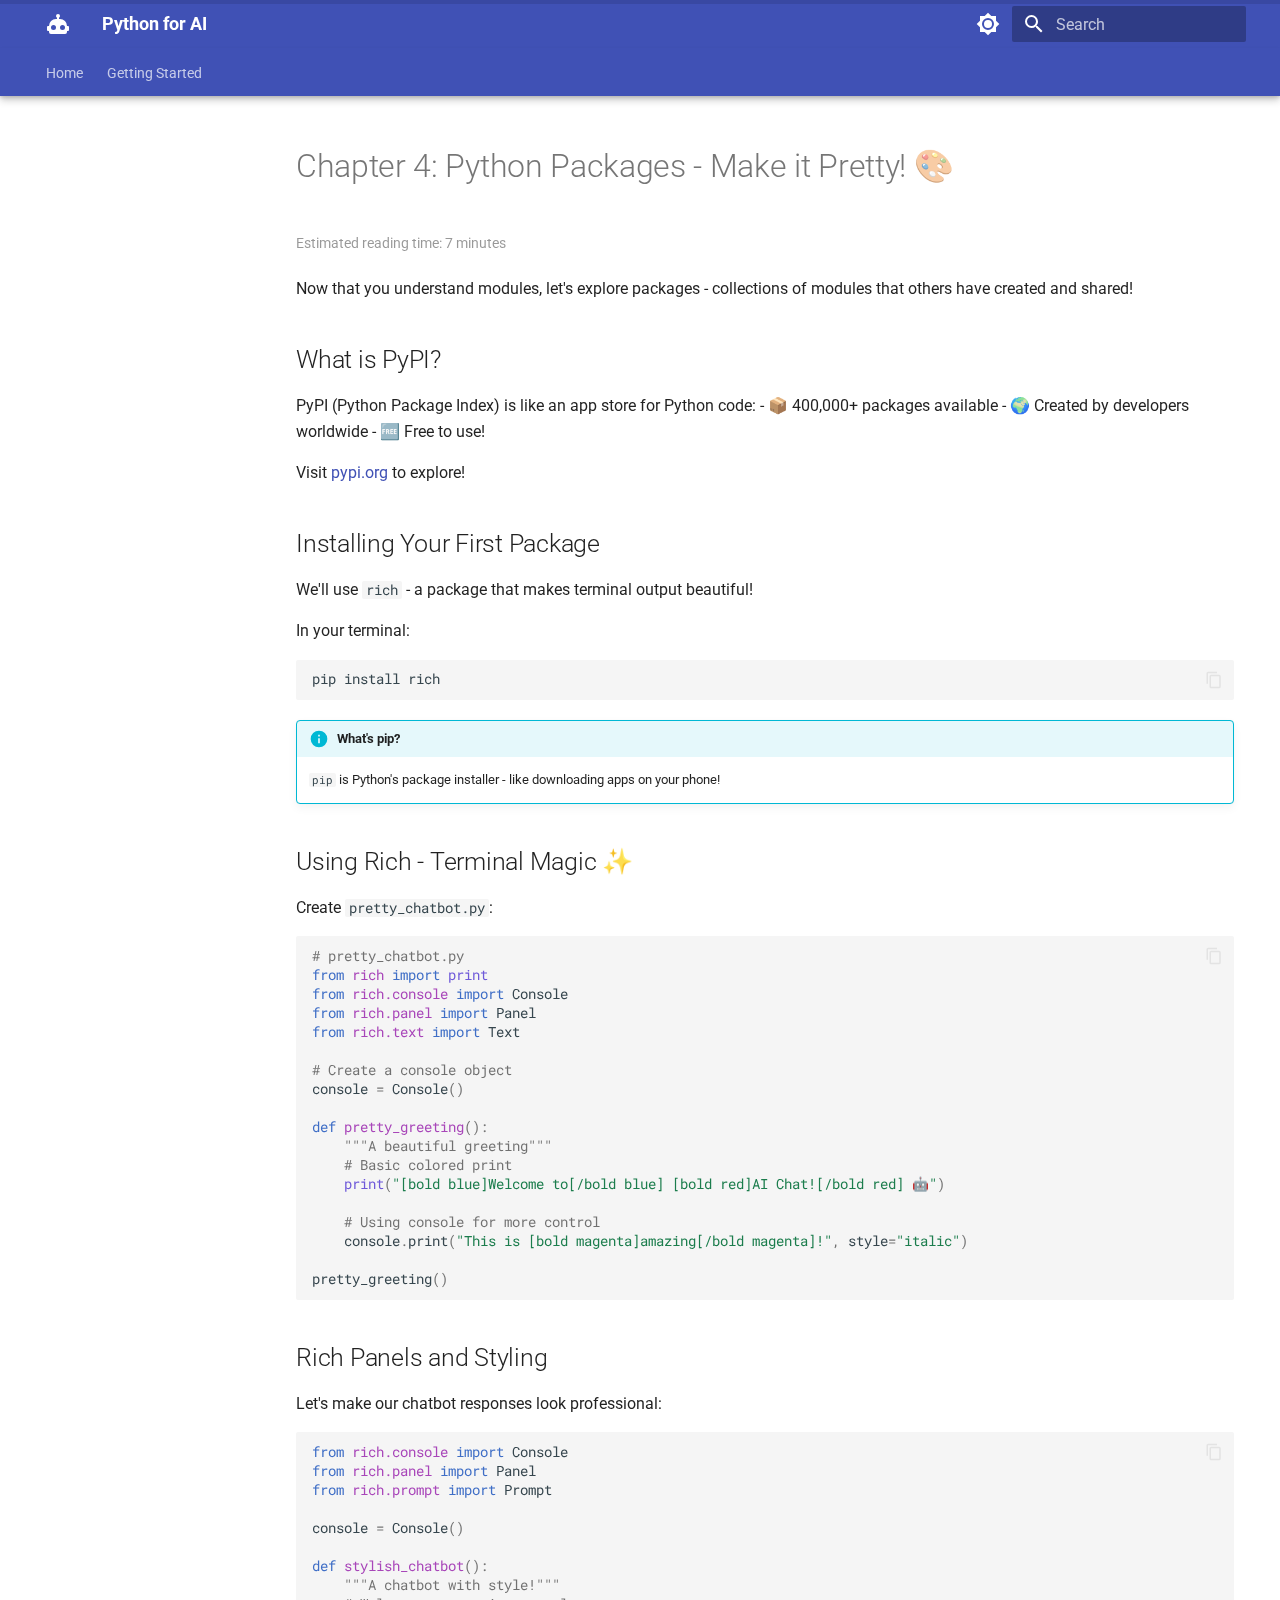
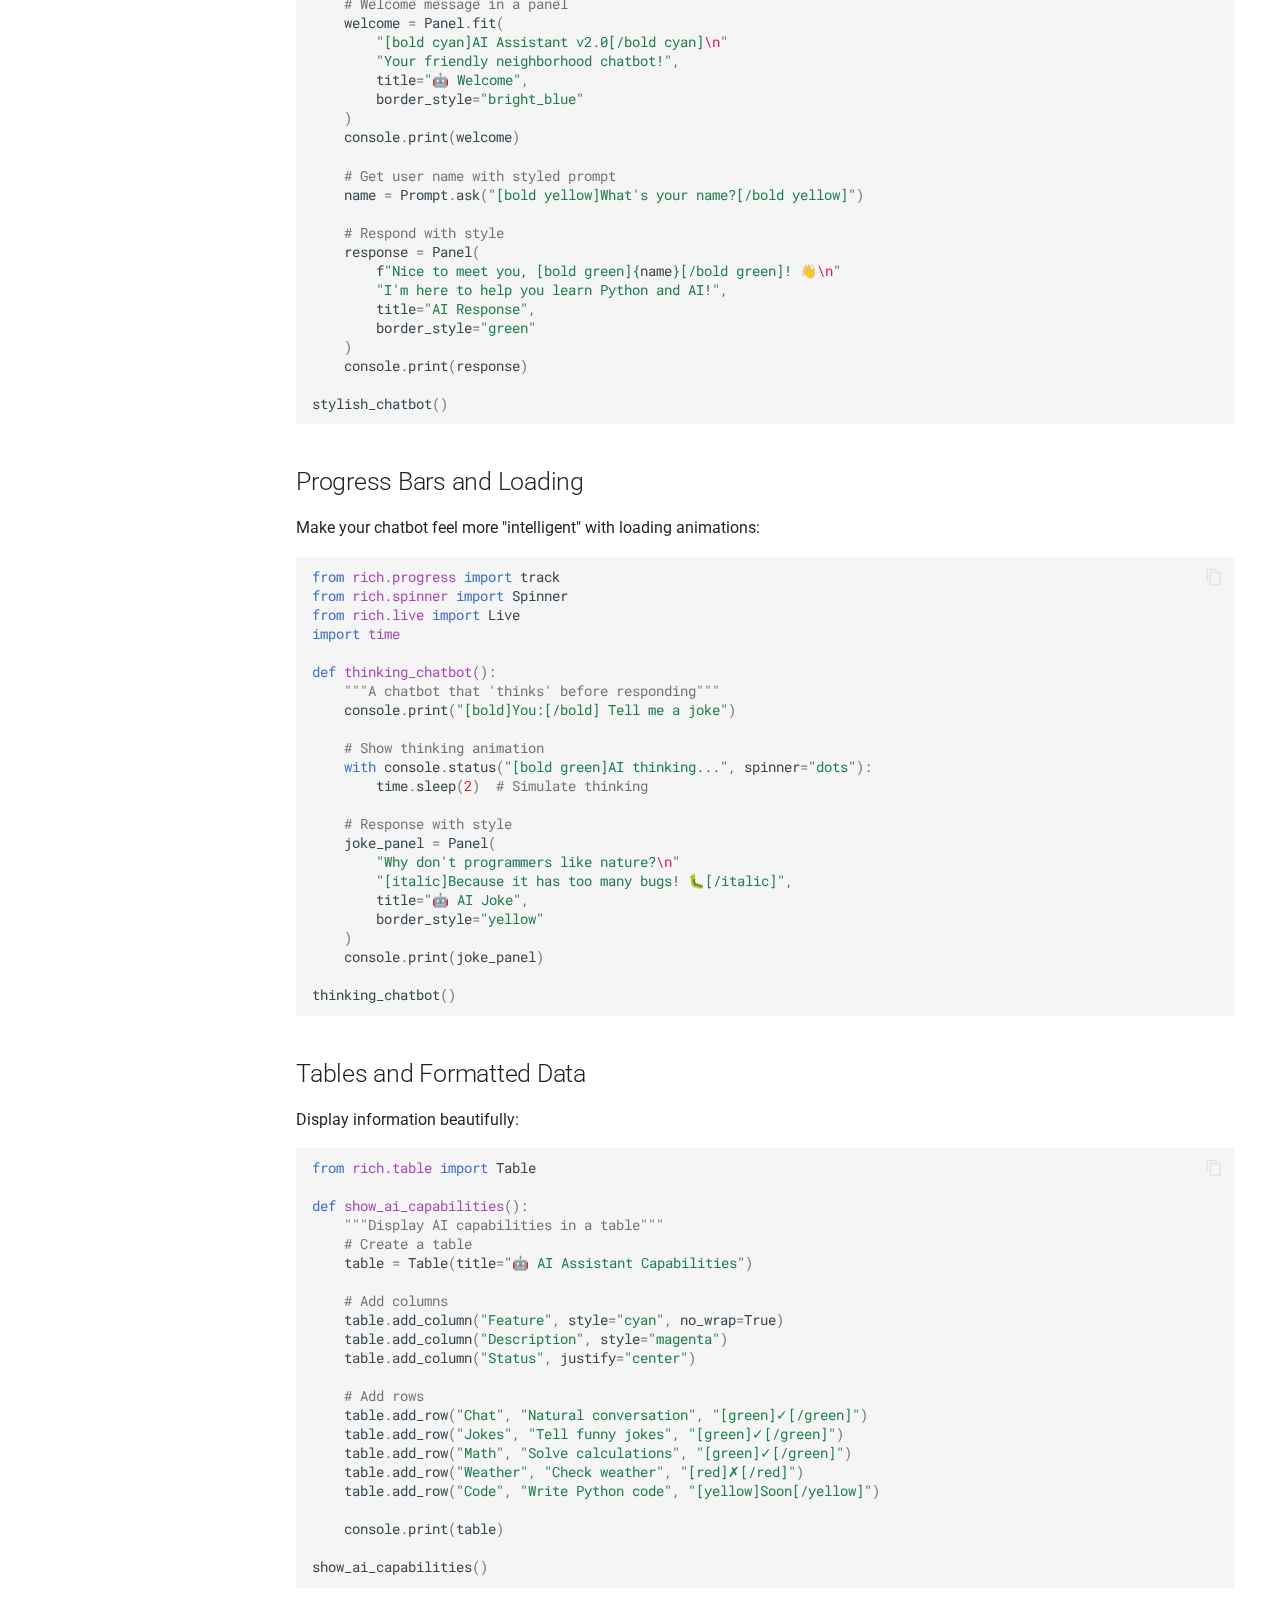
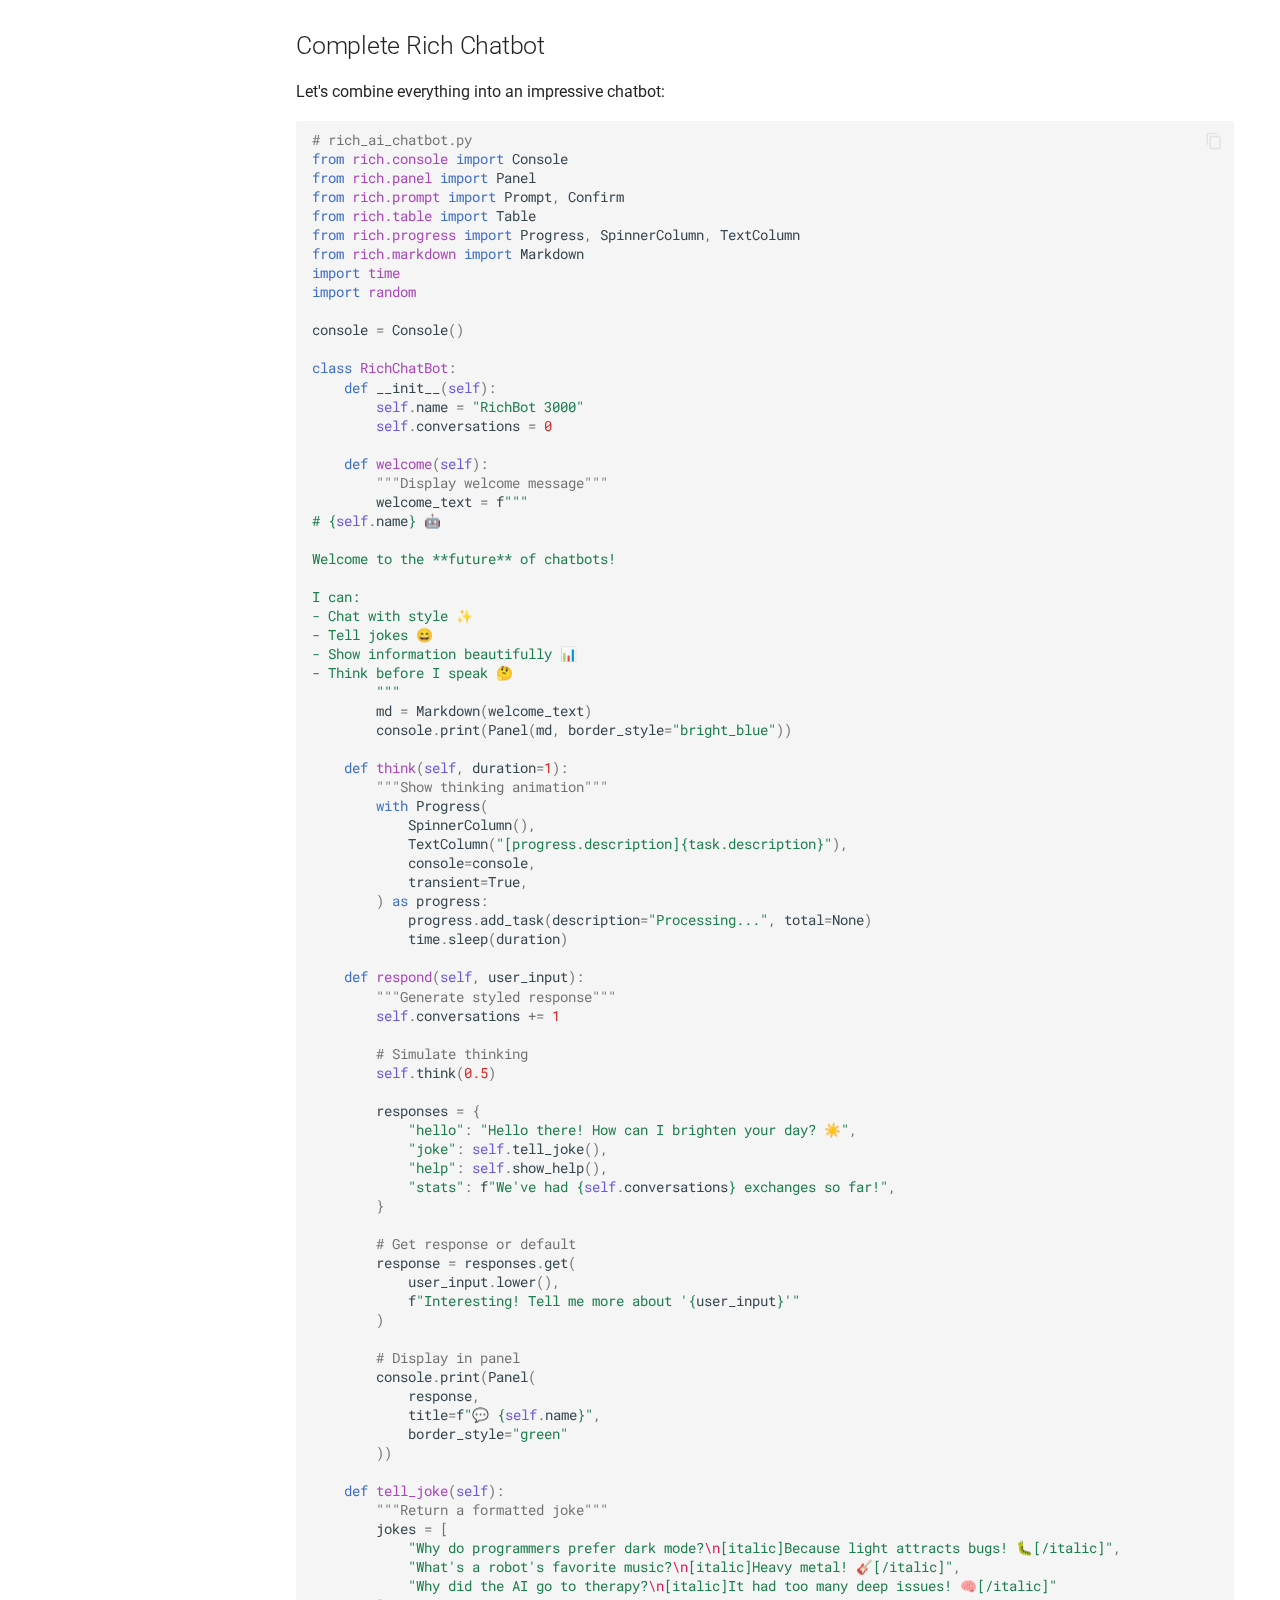
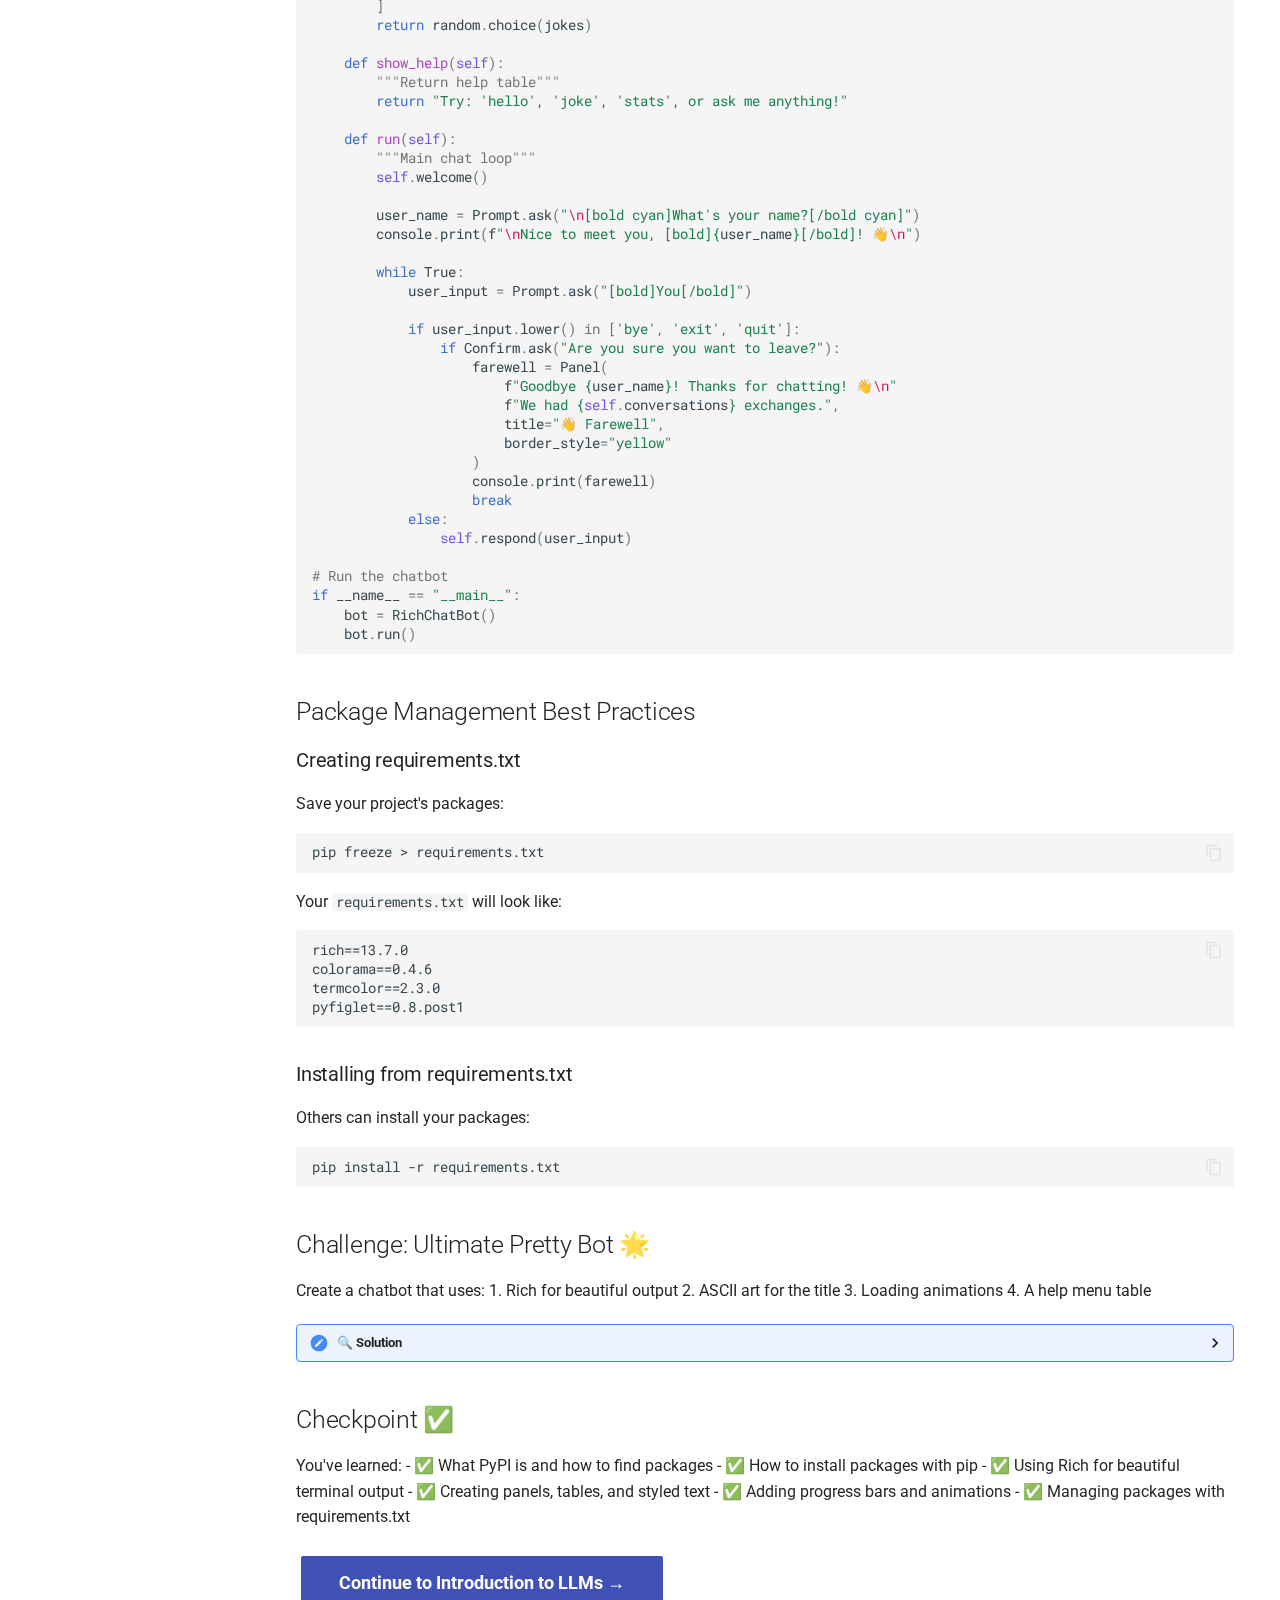
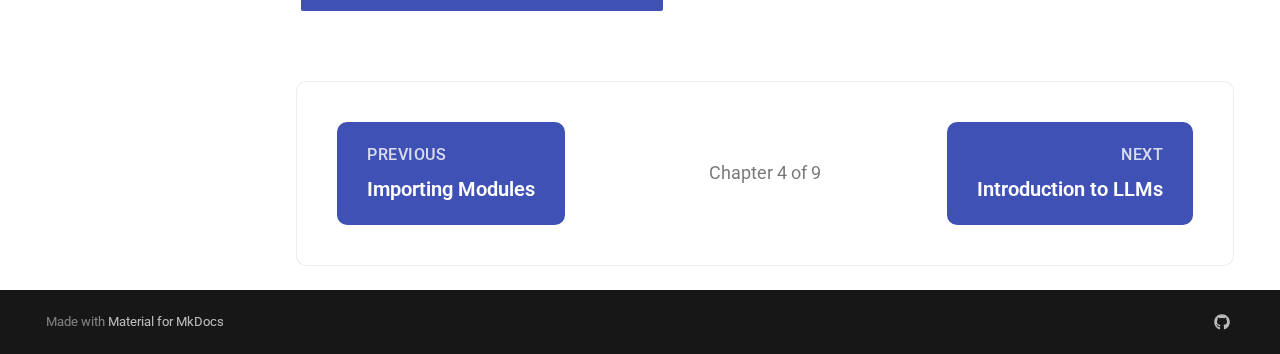
<file: python-ai-tutorial/site/unpublished/04-packages/index.html>
<!doctype html>
<html lang="en" class="no-js">
  <head>
    
      <meta charset="utf-8">
      <meta name="viewport" content="width=device-width,initial-scale=1">
      
        <meta name="description" content="Learn Python and AI by building amazing projects">
      
      
        <meta name="author" content="Your Name">
      
      
        <link rel="canonical" href="https://yourusername.github.io/python-for-ai/unpublished/04-packages/">
      
      
      
      
      <link rel="icon" href="../../assets/images/favicon.png">
      <meta name="generator" content="mkdocs-1.6.1, mkdocs-material-9.6.16">
    
    
      
        <title>Chapter 4: Python Packages - Make it Pretty! 🎨 - Python for AI</title>
      
    
    
      <link rel="stylesheet" href="../../assets/stylesheets/main.7e37652d.min.css">
      
        
        <link rel="stylesheet" href="../../assets/stylesheets/palette.06af60db.min.css">
      
      


    
    
      
    
    
      
        
        
        <link rel="preconnect" href="https://fonts.gstatic.com" crossorigin>
        <link rel="stylesheet" href="https://fonts.googleapis.com/css?family=Roboto:300,300i,400,400i,700,700i%7CRoboto+Mono:400,400i,700,700i&display=fallback">
        <style>:root{--md-text-font:"Roboto";--md-code-font:"Roboto Mono"}</style>
      
    
    
      <link rel="stylesheet" href="../../stylesheets/extra.css">
    
    <script>__md_scope=new URL("../..",location),__md_hash=e=>[...e].reduce(((e,_)=>(e<<5)-e+_.charCodeAt(0)),0),__md_get=(e,_=localStorage,t=__md_scope)=>JSON.parse(_.getItem(t.pathname+"."+e)),__md_set=(e,_,t=localStorage,a=__md_scope)=>{try{t.setItem(a.pathname+"."+e,JSON.stringify(_))}catch(e){}}</script>
    
      
  


    
    
    
  </head>
  
  
    
    
      
    
    
    
    
    <body dir="ltr" data-md-color-scheme="default" data-md-color-primary="indigo" data-md-color-accent="pink">
  
    
    <input class="md-toggle" data-md-toggle="drawer" type="checkbox" id="__drawer" autocomplete="off">
    <input class="md-toggle" data-md-toggle="search" type="checkbox" id="__search" autocomplete="off">
    <label class="md-overlay" for="__drawer"></label>
    <div data-md-component="skip">
      
        
        <a href="#chapter-4-python-packages-make-it-pretty" class="md-skip">
          Skip to content
        </a>
      
    </div>
    <div data-md-component="announce">
      
    </div>
    
    
      

  

<header class="md-header md-header--shadow md-header--lifted" data-md-component="header">
  <nav class="md-header__inner md-grid" aria-label="Header">
    <a href="../.." title="Python for AI" class="md-header__button md-logo" aria-label="Python for AI" data-md-component="logo">
      
  
  <svg xmlns="http://www.w3.org/2000/svg" viewBox="0 0 24 24"><path d="M12 2a2 2 0 0 1 2 2c0 .74-.4 1.39-1 1.73V7h1a7 7 0 0 1 7 7h1a1 1 0 0 1 1 1v3a1 1 0 0 1-1 1h-1v1a2 2 0 0 1-2 2H5a2 2 0 0 1-2-2v-1H2a1 1 0 0 1-1-1v-3a1 1 0 0 1 1-1h1a7 7 0 0 1 7-7h1V5.73c-.6-.34-1-.99-1-1.73a2 2 0 0 1 2-2M7.5 13A2.5 2.5 0 0 0 5 15.5 2.5 2.5 0 0 0 7.5 18a2.5 2.5 0 0 0 2.5-2.5A2.5 2.5 0 0 0 7.5 13m9 0a2.5 2.5 0 0 0-2.5 2.5 2.5 2.5 0 0 0 2.5 2.5 2.5 2.5 0 0 0 2.5-2.5 2.5 2.5 0 0 0-2.5-2.5"/></svg>

    </a>
    <label class="md-header__button md-icon" for="__drawer">
      
      <svg xmlns="http://www.w3.org/2000/svg" viewBox="0 0 24 24"><path d="M3 6h18v2H3zm0 5h18v2H3zm0 5h18v2H3z"/></svg>
    </label>
    <div class="md-header__title" data-md-component="header-title">
      <div class="md-header__ellipsis">
        <div class="md-header__topic">
          <span class="md-ellipsis">
            Python for AI
          </span>
        </div>
        <div class="md-header__topic" data-md-component="header-topic">
          <span class="md-ellipsis">
            
              Chapter 4: Python Packages - Make it Pretty! 🎨
            
          </span>
        </div>
      </div>
    </div>
    
      
        <form class="md-header__option" data-md-component="palette">
  
    
    
    
    <input class="md-option" data-md-color-media="" data-md-color-scheme="default" data-md-color-primary="indigo" data-md-color-accent="pink"  aria-label="Switch to dark mode"  type="radio" name="__palette" id="__palette_0">
    
      <label class="md-header__button md-icon" title="Switch to dark mode" for="__palette_1" hidden>
        <svg xmlns="http://www.w3.org/2000/svg" viewBox="0 0 24 24"><path d="M12 8a4 4 0 0 0-4 4 4 4 0 0 0 4 4 4 4 0 0 0 4-4 4 4 0 0 0-4-4m0 10a6 6 0 0 1-6-6 6 6 0 0 1 6-6 6 6 0 0 1 6 6 6 6 0 0 1-6 6m8-9.31V4h-4.69L12 .69 8.69 4H4v4.69L.69 12 4 15.31V20h4.69L12 23.31 15.31 20H20v-4.69L23.31 12z"/></svg>
      </label>
    
  
    
    
    
    <input class="md-option" data-md-color-media="" data-md-color-scheme="slate" data-md-color-primary="indigo" data-md-color-accent="pink"  aria-label="Switch to light mode"  type="radio" name="__palette" id="__palette_1">
    
      <label class="md-header__button md-icon" title="Switch to light mode" for="__palette_0" hidden>
        <svg xmlns="http://www.w3.org/2000/svg" viewBox="0 0 24 24"><path d="M12 18c-.89 0-1.74-.2-2.5-.55C11.56 16.5 13 14.42 13 12s-1.44-4.5-3.5-5.45C10.26 6.2 11.11 6 12 6a6 6 0 0 1 6 6 6 6 0 0 1-6 6m8-9.31V4h-4.69L12 .69 8.69 4H4v4.69L.69 12 4 15.31V20h4.69L12 23.31 15.31 20H20v-4.69L23.31 12z"/></svg>
      </label>
    
  
</form>
      
    
    
      <script>var palette=__md_get("__palette");if(palette&&palette.color){if("(prefers-color-scheme)"===palette.color.media){var media=matchMedia("(prefers-color-scheme: light)"),input=document.querySelector(media.matches?"[data-md-color-media='(prefers-color-scheme: light)']":"[data-md-color-media='(prefers-color-scheme: dark)']");palette.color.media=input.getAttribute("data-md-color-media"),palette.color.scheme=input.getAttribute("data-md-color-scheme"),palette.color.primary=input.getAttribute("data-md-color-primary"),palette.color.accent=input.getAttribute("data-md-color-accent")}for(var[key,value]of Object.entries(palette.color))document.body.setAttribute("data-md-color-"+key,value)}</script>
    
    
    
      
      
        <label class="md-header__button md-icon" for="__search">
          
          <svg xmlns="http://www.w3.org/2000/svg" viewBox="0 0 24 24"><path d="M9.5 3A6.5 6.5 0 0 1 16 9.5c0 1.61-.59 3.09-1.56 4.23l.27.27h.79l5 5-1.5 1.5-5-5v-.79l-.27-.27A6.52 6.52 0 0 1 9.5 16 6.5 6.5 0 0 1 3 9.5 6.5 6.5 0 0 1 9.5 3m0 2C7 5 5 7 5 9.5S7 14 9.5 14 14 12 14 9.5 12 5 9.5 5"/></svg>
        </label>
        <div class="md-search" data-md-component="search" role="dialog">
  <label class="md-search__overlay" for="__search"></label>
  <div class="md-search__inner" role="search">
    <form class="md-search__form" name="search">
      <input type="text" class="md-search__input" name="query" aria-label="Search" placeholder="Search" autocapitalize="off" autocorrect="off" autocomplete="off" spellcheck="false" data-md-component="search-query" required>
      <label class="md-search__icon md-icon" for="__search">
        
        <svg xmlns="http://www.w3.org/2000/svg" viewBox="0 0 24 24"><path d="M9.5 3A6.5 6.5 0 0 1 16 9.5c0 1.61-.59 3.09-1.56 4.23l.27.27h.79l5 5-1.5 1.5-5-5v-.79l-.27-.27A6.52 6.52 0 0 1 9.5 16 6.5 6.5 0 0 1 3 9.5 6.5 6.5 0 0 1 9.5 3m0 2C7 5 5 7 5 9.5S7 14 9.5 14 14 12 14 9.5 12 5 9.5 5"/></svg>
        
        <svg xmlns="http://www.w3.org/2000/svg" viewBox="0 0 24 24"><path d="M20 11v2H8l5.5 5.5-1.42 1.42L4.16 12l7.92-7.92L13.5 5.5 8 11z"/></svg>
      </label>
      <nav class="md-search__options" aria-label="Search">
        
          <a href="javascript:void(0)" class="md-search__icon md-icon" title="Share" aria-label="Share" data-clipboard data-clipboard-text="" data-md-component="search-share" tabindex="-1">
            
            <svg xmlns="http://www.w3.org/2000/svg" viewBox="0 0 24 24"><path d="M18 16.08c-.76 0-1.44.3-1.96.77L8.91 12.7c.05-.23.09-.46.09-.7s-.04-.47-.09-.7l7.05-4.11c.54.5 1.25.81 2.04.81a3 3 0 0 0 3-3 3 3 0 0 0-3-3 3 3 0 0 0-3 3c0 .24.04.47.09.7L8.04 9.81C7.5 9.31 6.79 9 6 9a3 3 0 0 0-3 3 3 3 0 0 0 3 3c.79 0 1.5-.31 2.04-.81l7.12 4.15c-.05.21-.08.43-.08.66 0 1.61 1.31 2.91 2.92 2.91s2.92-1.3 2.92-2.91A2.92 2.92 0 0 0 18 16.08"/></svg>
          </a>
        
        <button type="reset" class="md-search__icon md-icon" title="Clear" aria-label="Clear" tabindex="-1">
          
          <svg xmlns="http://www.w3.org/2000/svg" viewBox="0 0 24 24"><path d="M19 6.41 17.59 5 12 10.59 6.41 5 5 6.41 10.59 12 5 17.59 6.41 19 12 13.41 17.59 19 19 17.59 13.41 12z"/></svg>
        </button>
      </nav>
      
    </form>
    <div class="md-search__output">
      <div class="md-search__scrollwrap" tabindex="0" data-md-scrollfix>
        <div class="md-search-result" data-md-component="search-result">
          <div class="md-search-result__meta">
            Initializing search
          </div>
          <ol class="md-search-result__list" role="presentation"></ol>
        </div>
      </div>
    </div>
  </div>
</div>
      
    
    
  </nav>
  
    
      
<nav class="md-tabs" aria-label="Tabs" data-md-component="tabs">
  <div class="md-grid">
    <ul class="md-tabs__list">
      
        
  
  
  
  
    <li class="md-tabs__item">
      <a href="../.." class="md-tabs__link">
        
  
  
    
  
  Home

      </a>
    </li>
  

      
        
  
  
  
  
    
    
      <li class="md-tabs__item">
        <a href="../../01-code-editor/" class="md-tabs__link">
          
  
  
  Getting Started

        </a>
      </li>
    
  

      
    </ul>
  </div>
</nav>
    
  
</header>
    
    <div class="md-container" data-md-component="container">
      
      
        
      
      <main class="md-main" data-md-component="main">
        <div class="md-main__inner md-grid">
          
            
              
              <div class="md-sidebar md-sidebar--primary" data-md-component="sidebar" data-md-type="navigation" >
                <div class="md-sidebar__scrollwrap">
                  <div class="md-sidebar__inner">
                    


  


  

<nav class="md-nav md-nav--primary md-nav--lifted md-nav--integrated" aria-label="Navigation" data-md-level="0">
  <label class="md-nav__title" for="__drawer">
    <a href="../.." title="Python for AI" class="md-nav__button md-logo" aria-label="Python for AI" data-md-component="logo">
      
  
  <svg xmlns="http://www.w3.org/2000/svg" viewBox="0 0 24 24"><path d="M12 2a2 2 0 0 1 2 2c0 .74-.4 1.39-1 1.73V7h1a7 7 0 0 1 7 7h1a1 1 0 0 1 1 1v3a1 1 0 0 1-1 1h-1v1a2 2 0 0 1-2 2H5a2 2 0 0 1-2-2v-1H2a1 1 0 0 1-1-1v-3a1 1 0 0 1 1-1h1a7 7 0 0 1 7-7h1V5.73c-.6-.34-1-.99-1-1.73a2 2 0 0 1 2-2M7.5 13A2.5 2.5 0 0 0 5 15.5 2.5 2.5 0 0 0 7.5 18a2.5 2.5 0 0 0 2.5-2.5A2.5 2.5 0 0 0 7.5 13m9 0a2.5 2.5 0 0 0-2.5 2.5 2.5 2.5 0 0 0 2.5 2.5 2.5 2.5 0 0 0 2.5-2.5 2.5 2.5 0 0 0-2.5-2.5"/></svg>

    </a>
    Python for AI
  </label>
  
  <ul class="md-nav__list" data-md-scrollfix>
    
      
      
  
  
  
  
    <li class="md-nav__item">
      <a href="../.." class="md-nav__link">
        
  
  
  <span class="md-ellipsis">
    Home
    
  </span>
  

      </a>
    </li>
  

    
      
      
  
  
  
  
    
    
    
    
      
      
        
      
    
    
    <li class="md-nav__item md-nav__item--nested">
      
        
        
          
        
        <input class="md-nav__toggle md-toggle md-toggle--indeterminate" type="checkbox" id="__nav_2" >
        
          
          <label class="md-nav__link" for="__nav_2" id="__nav_2_label" tabindex="0">
            
  
  
  <span class="md-ellipsis">
    Getting Started
    
  </span>
  

            <span class="md-nav__icon md-icon"></span>
          </label>
        
        <nav class="md-nav" data-md-level="1" aria-labelledby="__nav_2_label" aria-expanded="false">
          <label class="md-nav__title" for="__nav_2">
            <span class="md-nav__icon md-icon"></span>
            Getting Started
          </label>
          <ul class="md-nav__list" data-md-scrollfix>
            
              
                
  
  
  
  
    <li class="md-nav__item">
      <a href="../../01-code-editor/" class="md-nav__link">
        
  
  
  <span class="md-ellipsis">
    1. Your First Code Editor
    
  </span>
  

      </a>
    </li>
  

              
            
          </ul>
        </nav>
      
    </li>
  

    
  </ul>
</nav>
                  </div>
                </div>
              </div>
            
            
          
          
            <div class="md-content" data-md-component="content">
              <article class="md-content__inner md-typeset">
                
                  



<h1 id="chapter-4-python-packages-make-it-pretty">Chapter 4: Python Packages - Make it Pretty! 🎨<a class="headerlink" href="#chapter-4-python-packages-make-it-pretty" title="Permanent link">&para;</a></h1>
<p>Now that you understand modules, let's explore packages - collections of modules that others have created and shared!</p>
<h2 id="what-is-pypi">What is PyPI?<a class="headerlink" href="#what-is-pypi" title="Permanent link">&para;</a></h2>
<p>PyPI (Python Package Index) is like an app store for Python code:
- 📦 400,000+ packages available
- 🌍 Created by developers worldwide
- 🆓 Free to use!</p>
<p>Visit <a href="https://pypi.org">pypi.org</a> to explore!</p>
<h2 id="installing-your-first-package">Installing Your First Package<a class="headerlink" href="#installing-your-first-package" title="Permanent link">&para;</a></h2>
<p>We'll use <code>rich</code> - a package that makes terminal output beautiful!</p>
<p>In your terminal:</p>
<div class="highlight"><pre><span></span><code><a id="__codelineno-0-1" name="__codelineno-0-1" href="#__codelineno-0-1"></a>pip<span class="w"> </span>install<span class="w"> </span>rich
</code></pre></div>
<div class="admonition info">
<p class="admonition-title">What's pip?</p>
<p><code>pip</code> is Python's package installer - like downloading apps on your phone!</p>
</div>
<h2 id="using-rich-terminal-magic">Using Rich - Terminal Magic ✨<a class="headerlink" href="#using-rich-terminal-magic" title="Permanent link">&para;</a></h2>
<p>Create <code>pretty_chatbot.py</code>:</p>
<div class="highlight"><pre><span></span><code><a id="__codelineno-1-1" name="__codelineno-1-1" href="#__codelineno-1-1"></a><span class="c1"># pretty_chatbot.py</span>
<a id="__codelineno-1-2" name="__codelineno-1-2" href="#__codelineno-1-2"></a><span class="kn">from</span><span class="w"> </span><span class="nn">rich</span><span class="w"> </span><span class="kn">import</span> <span class="nb">print</span>
<a id="__codelineno-1-3" name="__codelineno-1-3" href="#__codelineno-1-3"></a><span class="kn">from</span><span class="w"> </span><span class="nn">rich.console</span><span class="w"> </span><span class="kn">import</span> <span class="n">Console</span>
<a id="__codelineno-1-4" name="__codelineno-1-4" href="#__codelineno-1-4"></a><span class="kn">from</span><span class="w"> </span><span class="nn">rich.panel</span><span class="w"> </span><span class="kn">import</span> <span class="n">Panel</span>
<a id="__codelineno-1-5" name="__codelineno-1-5" href="#__codelineno-1-5"></a><span class="kn">from</span><span class="w"> </span><span class="nn">rich.text</span><span class="w"> </span><span class="kn">import</span> <span class="n">Text</span>
<a id="__codelineno-1-6" name="__codelineno-1-6" href="#__codelineno-1-6"></a>
<a id="__codelineno-1-7" name="__codelineno-1-7" href="#__codelineno-1-7"></a><span class="c1"># Create a console object</span>
<a id="__codelineno-1-8" name="__codelineno-1-8" href="#__codelineno-1-8"></a><span class="n">console</span> <span class="o">=</span> <span class="n">Console</span><span class="p">()</span>
<a id="__codelineno-1-9" name="__codelineno-1-9" href="#__codelineno-1-9"></a>
<a id="__codelineno-1-10" name="__codelineno-1-10" href="#__codelineno-1-10"></a><span class="k">def</span><span class="w"> </span><span class="nf">pretty_greeting</span><span class="p">():</span>
<a id="__codelineno-1-11" name="__codelineno-1-11" href="#__codelineno-1-11"></a><span class="w">    </span><span class="sd">&quot;&quot;&quot;A beautiful greeting&quot;&quot;&quot;</span>
<a id="__codelineno-1-12" name="__codelineno-1-12" href="#__codelineno-1-12"></a>    <span class="c1"># Basic colored print</span>
<a id="__codelineno-1-13" name="__codelineno-1-13" href="#__codelineno-1-13"></a>    <span class="nb">print</span><span class="p">(</span><span class="s2">&quot;[bold blue]Welcome to[/bold blue] [bold red]AI Chat![/bold red] 🤖&quot;</span><span class="p">)</span>
<a id="__codelineno-1-14" name="__codelineno-1-14" href="#__codelineno-1-14"></a>
<a id="__codelineno-1-15" name="__codelineno-1-15" href="#__codelineno-1-15"></a>    <span class="c1"># Using console for more control</span>
<a id="__codelineno-1-16" name="__codelineno-1-16" href="#__codelineno-1-16"></a>    <span class="n">console</span><span class="o">.</span><span class="n">print</span><span class="p">(</span><span class="s2">&quot;This is [bold magenta]amazing[/bold magenta]!&quot;</span><span class="p">,</span> <span class="n">style</span><span class="o">=</span><span class="s2">&quot;italic&quot;</span><span class="p">)</span>
<a id="__codelineno-1-17" name="__codelineno-1-17" href="#__codelineno-1-17"></a>
<a id="__codelineno-1-18" name="__codelineno-1-18" href="#__codelineno-1-18"></a><span class="n">pretty_greeting</span><span class="p">()</span>
</code></pre></div>
<h2 id="rich-panels-and-styling">Rich Panels and Styling<a class="headerlink" href="#rich-panels-and-styling" title="Permanent link">&para;</a></h2>
<p>Let's make our chatbot responses look professional:</p>
<div class="highlight"><pre><span></span><code><a id="__codelineno-2-1" name="__codelineno-2-1" href="#__codelineno-2-1"></a><span class="kn">from</span><span class="w"> </span><span class="nn">rich.console</span><span class="w"> </span><span class="kn">import</span> <span class="n">Console</span>
<a id="__codelineno-2-2" name="__codelineno-2-2" href="#__codelineno-2-2"></a><span class="kn">from</span><span class="w"> </span><span class="nn">rich.panel</span><span class="w"> </span><span class="kn">import</span> <span class="n">Panel</span>
<a id="__codelineno-2-3" name="__codelineno-2-3" href="#__codelineno-2-3"></a><span class="kn">from</span><span class="w"> </span><span class="nn">rich.prompt</span><span class="w"> </span><span class="kn">import</span> <span class="n">Prompt</span>
<a id="__codelineno-2-4" name="__codelineno-2-4" href="#__codelineno-2-4"></a>
<a id="__codelineno-2-5" name="__codelineno-2-5" href="#__codelineno-2-5"></a><span class="n">console</span> <span class="o">=</span> <span class="n">Console</span><span class="p">()</span>
<a id="__codelineno-2-6" name="__codelineno-2-6" href="#__codelineno-2-6"></a>
<a id="__codelineno-2-7" name="__codelineno-2-7" href="#__codelineno-2-7"></a><span class="k">def</span><span class="w"> </span><span class="nf">stylish_chatbot</span><span class="p">():</span>
<a id="__codelineno-2-8" name="__codelineno-2-8" href="#__codelineno-2-8"></a><span class="w">    </span><span class="sd">&quot;&quot;&quot;A chatbot with style!&quot;&quot;&quot;</span>
<a id="__codelineno-2-9" name="__codelineno-2-9" href="#__codelineno-2-9"></a>    <span class="c1"># Welcome message in a panel</span>
<a id="__codelineno-2-10" name="__codelineno-2-10" href="#__codelineno-2-10"></a>    <span class="n">welcome</span> <span class="o">=</span> <span class="n">Panel</span><span class="o">.</span><span class="n">fit</span><span class="p">(</span>
<a id="__codelineno-2-11" name="__codelineno-2-11" href="#__codelineno-2-11"></a>        <span class="s2">&quot;[bold cyan]AI Assistant v2.0[/bold cyan]</span><span class="se">\n</span><span class="s2">&quot;</span>
<a id="__codelineno-2-12" name="__codelineno-2-12" href="#__codelineno-2-12"></a>        <span class="s2">&quot;Your friendly neighborhood chatbot!&quot;</span><span class="p">,</span>
<a id="__codelineno-2-13" name="__codelineno-2-13" href="#__codelineno-2-13"></a>        <span class="n">title</span><span class="o">=</span><span class="s2">&quot;🤖 Welcome&quot;</span><span class="p">,</span>
<a id="__codelineno-2-14" name="__codelineno-2-14" href="#__codelineno-2-14"></a>        <span class="n">border_style</span><span class="o">=</span><span class="s2">&quot;bright_blue&quot;</span>
<a id="__codelineno-2-15" name="__codelineno-2-15" href="#__codelineno-2-15"></a>    <span class="p">)</span>
<a id="__codelineno-2-16" name="__codelineno-2-16" href="#__codelineno-2-16"></a>    <span class="n">console</span><span class="o">.</span><span class="n">print</span><span class="p">(</span><span class="n">welcome</span><span class="p">)</span>
<a id="__codelineno-2-17" name="__codelineno-2-17" href="#__codelineno-2-17"></a>
<a id="__codelineno-2-18" name="__codelineno-2-18" href="#__codelineno-2-18"></a>    <span class="c1"># Get user name with styled prompt</span>
<a id="__codelineno-2-19" name="__codelineno-2-19" href="#__codelineno-2-19"></a>    <span class="n">name</span> <span class="o">=</span> <span class="n">Prompt</span><span class="o">.</span><span class="n">ask</span><span class="p">(</span><span class="s2">&quot;[bold yellow]What&#39;s your name?[/bold yellow]&quot;</span><span class="p">)</span>
<a id="__codelineno-2-20" name="__codelineno-2-20" href="#__codelineno-2-20"></a>
<a id="__codelineno-2-21" name="__codelineno-2-21" href="#__codelineno-2-21"></a>    <span class="c1"># Respond with style</span>
<a id="__codelineno-2-22" name="__codelineno-2-22" href="#__codelineno-2-22"></a>    <span class="n">response</span> <span class="o">=</span> <span class="n">Panel</span><span class="p">(</span>
<a id="__codelineno-2-23" name="__codelineno-2-23" href="#__codelineno-2-23"></a>        <span class="sa">f</span><span class="s2">&quot;Nice to meet you, [bold green]</span><span class="si">{</span><span class="n">name</span><span class="si">}</span><span class="s2">[/bold green]! 👋</span><span class="se">\n</span><span class="s2">&quot;</span>
<a id="__codelineno-2-24" name="__codelineno-2-24" href="#__codelineno-2-24"></a>        <span class="s2">&quot;I&#39;m here to help you learn Python and AI!&quot;</span><span class="p">,</span>
<a id="__codelineno-2-25" name="__codelineno-2-25" href="#__codelineno-2-25"></a>        <span class="n">title</span><span class="o">=</span><span class="s2">&quot;AI Response&quot;</span><span class="p">,</span>
<a id="__codelineno-2-26" name="__codelineno-2-26" href="#__codelineno-2-26"></a>        <span class="n">border_style</span><span class="o">=</span><span class="s2">&quot;green&quot;</span>
<a id="__codelineno-2-27" name="__codelineno-2-27" href="#__codelineno-2-27"></a>    <span class="p">)</span>
<a id="__codelineno-2-28" name="__codelineno-2-28" href="#__codelineno-2-28"></a>    <span class="n">console</span><span class="o">.</span><span class="n">print</span><span class="p">(</span><span class="n">response</span><span class="p">)</span>
<a id="__codelineno-2-29" name="__codelineno-2-29" href="#__codelineno-2-29"></a>
<a id="__codelineno-2-30" name="__codelineno-2-30" href="#__codelineno-2-30"></a><span class="n">stylish_chatbot</span><span class="p">()</span>
</code></pre></div>
<h2 id="progress-bars-and-loading">Progress Bars and Loading<a class="headerlink" href="#progress-bars-and-loading" title="Permanent link">&para;</a></h2>
<p>Make your chatbot feel more "intelligent" with loading animations:</p>
<div class="highlight"><pre><span></span><code><a id="__codelineno-3-1" name="__codelineno-3-1" href="#__codelineno-3-1"></a><span class="kn">from</span><span class="w"> </span><span class="nn">rich.progress</span><span class="w"> </span><span class="kn">import</span> <span class="n">track</span>
<a id="__codelineno-3-2" name="__codelineno-3-2" href="#__codelineno-3-2"></a><span class="kn">from</span><span class="w"> </span><span class="nn">rich.spinner</span><span class="w"> </span><span class="kn">import</span> <span class="n">Spinner</span>
<a id="__codelineno-3-3" name="__codelineno-3-3" href="#__codelineno-3-3"></a><span class="kn">from</span><span class="w"> </span><span class="nn">rich.live</span><span class="w"> </span><span class="kn">import</span> <span class="n">Live</span>
<a id="__codelineno-3-4" name="__codelineno-3-4" href="#__codelineno-3-4"></a><span class="kn">import</span><span class="w"> </span><span class="nn">time</span>
<a id="__codelineno-3-5" name="__codelineno-3-5" href="#__codelineno-3-5"></a>
<a id="__codelineno-3-6" name="__codelineno-3-6" href="#__codelineno-3-6"></a><span class="k">def</span><span class="w"> </span><span class="nf">thinking_chatbot</span><span class="p">():</span>
<a id="__codelineno-3-7" name="__codelineno-3-7" href="#__codelineno-3-7"></a><span class="w">    </span><span class="sd">&quot;&quot;&quot;A chatbot that &#39;thinks&#39; before responding&quot;&quot;&quot;</span>
<a id="__codelineno-3-8" name="__codelineno-3-8" href="#__codelineno-3-8"></a>    <span class="n">console</span><span class="o">.</span><span class="n">print</span><span class="p">(</span><span class="s2">&quot;[bold]You:[/bold] Tell me a joke&quot;</span><span class="p">)</span>
<a id="__codelineno-3-9" name="__codelineno-3-9" href="#__codelineno-3-9"></a>
<a id="__codelineno-3-10" name="__codelineno-3-10" href="#__codelineno-3-10"></a>    <span class="c1"># Show thinking animation</span>
<a id="__codelineno-3-11" name="__codelineno-3-11" href="#__codelineno-3-11"></a>    <span class="k">with</span> <span class="n">console</span><span class="o">.</span><span class="n">status</span><span class="p">(</span><span class="s2">&quot;[bold green]AI thinking...&quot;</span><span class="p">,</span> <span class="n">spinner</span><span class="o">=</span><span class="s2">&quot;dots&quot;</span><span class="p">):</span>
<a id="__codelineno-3-12" name="__codelineno-3-12" href="#__codelineno-3-12"></a>        <span class="n">time</span><span class="o">.</span><span class="n">sleep</span><span class="p">(</span><span class="mi">2</span><span class="p">)</span>  <span class="c1"># Simulate thinking</span>
<a id="__codelineno-3-13" name="__codelineno-3-13" href="#__codelineno-3-13"></a>
<a id="__codelineno-3-14" name="__codelineno-3-14" href="#__codelineno-3-14"></a>    <span class="c1"># Response with style</span>
<a id="__codelineno-3-15" name="__codelineno-3-15" href="#__codelineno-3-15"></a>    <span class="n">joke_panel</span> <span class="o">=</span> <span class="n">Panel</span><span class="p">(</span>
<a id="__codelineno-3-16" name="__codelineno-3-16" href="#__codelineno-3-16"></a>        <span class="s2">&quot;Why don&#39;t programmers like nature?</span><span class="se">\n</span><span class="s2">&quot;</span>
<a id="__codelineno-3-17" name="__codelineno-3-17" href="#__codelineno-3-17"></a>        <span class="s2">&quot;[italic]Because it has too many bugs! 🐛[/italic]&quot;</span><span class="p">,</span>
<a id="__codelineno-3-18" name="__codelineno-3-18" href="#__codelineno-3-18"></a>        <span class="n">title</span><span class="o">=</span><span class="s2">&quot;🤖 AI Joke&quot;</span><span class="p">,</span>
<a id="__codelineno-3-19" name="__codelineno-3-19" href="#__codelineno-3-19"></a>        <span class="n">border_style</span><span class="o">=</span><span class="s2">&quot;yellow&quot;</span>
<a id="__codelineno-3-20" name="__codelineno-3-20" href="#__codelineno-3-20"></a>    <span class="p">)</span>
<a id="__codelineno-3-21" name="__codelineno-3-21" href="#__codelineno-3-21"></a>    <span class="n">console</span><span class="o">.</span><span class="n">print</span><span class="p">(</span><span class="n">joke_panel</span><span class="p">)</span>
<a id="__codelineno-3-22" name="__codelineno-3-22" href="#__codelineno-3-22"></a>
<a id="__codelineno-3-23" name="__codelineno-3-23" href="#__codelineno-3-23"></a><span class="n">thinking_chatbot</span><span class="p">()</span>
</code></pre></div>
<h2 id="tables-and-formatted-data">Tables and Formatted Data<a class="headerlink" href="#tables-and-formatted-data" title="Permanent link">&para;</a></h2>
<p>Display information beautifully:</p>
<div class="highlight"><pre><span></span><code><a id="__codelineno-4-1" name="__codelineno-4-1" href="#__codelineno-4-1"></a><span class="kn">from</span><span class="w"> </span><span class="nn">rich.table</span><span class="w"> </span><span class="kn">import</span> <span class="n">Table</span>
<a id="__codelineno-4-2" name="__codelineno-4-2" href="#__codelineno-4-2"></a>
<a id="__codelineno-4-3" name="__codelineno-4-3" href="#__codelineno-4-3"></a><span class="k">def</span><span class="w"> </span><span class="nf">show_ai_capabilities</span><span class="p">():</span>
<a id="__codelineno-4-4" name="__codelineno-4-4" href="#__codelineno-4-4"></a><span class="w">    </span><span class="sd">&quot;&quot;&quot;Display AI capabilities in a table&quot;&quot;&quot;</span>
<a id="__codelineno-4-5" name="__codelineno-4-5" href="#__codelineno-4-5"></a>    <span class="c1"># Create a table</span>
<a id="__codelineno-4-6" name="__codelineno-4-6" href="#__codelineno-4-6"></a>    <span class="n">table</span> <span class="o">=</span> <span class="n">Table</span><span class="p">(</span><span class="n">title</span><span class="o">=</span><span class="s2">&quot;🤖 AI Assistant Capabilities&quot;</span><span class="p">)</span>
<a id="__codelineno-4-7" name="__codelineno-4-7" href="#__codelineno-4-7"></a>
<a id="__codelineno-4-8" name="__codelineno-4-8" href="#__codelineno-4-8"></a>    <span class="c1"># Add columns</span>
<a id="__codelineno-4-9" name="__codelineno-4-9" href="#__codelineno-4-9"></a>    <span class="n">table</span><span class="o">.</span><span class="n">add_column</span><span class="p">(</span><span class="s2">&quot;Feature&quot;</span><span class="p">,</span> <span class="n">style</span><span class="o">=</span><span class="s2">&quot;cyan&quot;</span><span class="p">,</span> <span class="n">no_wrap</span><span class="o">=</span><span class="kc">True</span><span class="p">)</span>
<a id="__codelineno-4-10" name="__codelineno-4-10" href="#__codelineno-4-10"></a>    <span class="n">table</span><span class="o">.</span><span class="n">add_column</span><span class="p">(</span><span class="s2">&quot;Description&quot;</span><span class="p">,</span> <span class="n">style</span><span class="o">=</span><span class="s2">&quot;magenta&quot;</span><span class="p">)</span>
<a id="__codelineno-4-11" name="__codelineno-4-11" href="#__codelineno-4-11"></a>    <span class="n">table</span><span class="o">.</span><span class="n">add_column</span><span class="p">(</span><span class="s2">&quot;Status&quot;</span><span class="p">,</span> <span class="n">justify</span><span class="o">=</span><span class="s2">&quot;center&quot;</span><span class="p">)</span>
<a id="__codelineno-4-12" name="__codelineno-4-12" href="#__codelineno-4-12"></a>
<a id="__codelineno-4-13" name="__codelineno-4-13" href="#__codelineno-4-13"></a>    <span class="c1"># Add rows</span>
<a id="__codelineno-4-14" name="__codelineno-4-14" href="#__codelineno-4-14"></a>    <span class="n">table</span><span class="o">.</span><span class="n">add_row</span><span class="p">(</span><span class="s2">&quot;Chat&quot;</span><span class="p">,</span> <span class="s2">&quot;Natural conversation&quot;</span><span class="p">,</span> <span class="s2">&quot;[green]✓[/green]&quot;</span><span class="p">)</span>
<a id="__codelineno-4-15" name="__codelineno-4-15" href="#__codelineno-4-15"></a>    <span class="n">table</span><span class="o">.</span><span class="n">add_row</span><span class="p">(</span><span class="s2">&quot;Jokes&quot;</span><span class="p">,</span> <span class="s2">&quot;Tell funny jokes&quot;</span><span class="p">,</span> <span class="s2">&quot;[green]✓[/green]&quot;</span><span class="p">)</span>
<a id="__codelineno-4-16" name="__codelineno-4-16" href="#__codelineno-4-16"></a>    <span class="n">table</span><span class="o">.</span><span class="n">add_row</span><span class="p">(</span><span class="s2">&quot;Math&quot;</span><span class="p">,</span> <span class="s2">&quot;Solve calculations&quot;</span><span class="p">,</span> <span class="s2">&quot;[green]✓[/green]&quot;</span><span class="p">)</span>
<a id="__codelineno-4-17" name="__codelineno-4-17" href="#__codelineno-4-17"></a>    <span class="n">table</span><span class="o">.</span><span class="n">add_row</span><span class="p">(</span><span class="s2">&quot;Weather&quot;</span><span class="p">,</span> <span class="s2">&quot;Check weather&quot;</span><span class="p">,</span> <span class="s2">&quot;[red]✗[/red]&quot;</span><span class="p">)</span>
<a id="__codelineno-4-18" name="__codelineno-4-18" href="#__codelineno-4-18"></a>    <span class="n">table</span><span class="o">.</span><span class="n">add_row</span><span class="p">(</span><span class="s2">&quot;Code&quot;</span><span class="p">,</span> <span class="s2">&quot;Write Python code&quot;</span><span class="p">,</span> <span class="s2">&quot;[yellow]Soon[/yellow]&quot;</span><span class="p">)</span>
<a id="__codelineno-4-19" name="__codelineno-4-19" href="#__codelineno-4-19"></a>
<a id="__codelineno-4-20" name="__codelineno-4-20" href="#__codelineno-4-20"></a>    <span class="n">console</span><span class="o">.</span><span class="n">print</span><span class="p">(</span><span class="n">table</span><span class="p">)</span>
<a id="__codelineno-4-21" name="__codelineno-4-21" href="#__codelineno-4-21"></a>
<a id="__codelineno-4-22" name="__codelineno-4-22" href="#__codelineno-4-22"></a><span class="n">show_ai_capabilities</span><span class="p">()</span>
</code></pre></div>
<h2 id="complete-rich-chatbot">Complete Rich Chatbot<a class="headerlink" href="#complete-rich-chatbot" title="Permanent link">&para;</a></h2>
<p>Let's combine everything into an impressive chatbot:</p>
<div class="highlight"><pre><span></span><code><a id="__codelineno-5-1" name="__codelineno-5-1" href="#__codelineno-5-1"></a><span class="c1"># rich_ai_chatbot.py</span>
<a id="__codelineno-5-2" name="__codelineno-5-2" href="#__codelineno-5-2"></a><span class="kn">from</span><span class="w"> </span><span class="nn">rich.console</span><span class="w"> </span><span class="kn">import</span> <span class="n">Console</span>
<a id="__codelineno-5-3" name="__codelineno-5-3" href="#__codelineno-5-3"></a><span class="kn">from</span><span class="w"> </span><span class="nn">rich.panel</span><span class="w"> </span><span class="kn">import</span> <span class="n">Panel</span>
<a id="__codelineno-5-4" name="__codelineno-5-4" href="#__codelineno-5-4"></a><span class="kn">from</span><span class="w"> </span><span class="nn">rich.prompt</span><span class="w"> </span><span class="kn">import</span> <span class="n">Prompt</span><span class="p">,</span> <span class="n">Confirm</span>
<a id="__codelineno-5-5" name="__codelineno-5-5" href="#__codelineno-5-5"></a><span class="kn">from</span><span class="w"> </span><span class="nn">rich.table</span><span class="w"> </span><span class="kn">import</span> <span class="n">Table</span>
<a id="__codelineno-5-6" name="__codelineno-5-6" href="#__codelineno-5-6"></a><span class="kn">from</span><span class="w"> </span><span class="nn">rich.progress</span><span class="w"> </span><span class="kn">import</span> <span class="n">Progress</span><span class="p">,</span> <span class="n">SpinnerColumn</span><span class="p">,</span> <span class="n">TextColumn</span>
<a id="__codelineno-5-7" name="__codelineno-5-7" href="#__codelineno-5-7"></a><span class="kn">from</span><span class="w"> </span><span class="nn">rich.markdown</span><span class="w"> </span><span class="kn">import</span> <span class="n">Markdown</span>
<a id="__codelineno-5-8" name="__codelineno-5-8" href="#__codelineno-5-8"></a><span class="kn">import</span><span class="w"> </span><span class="nn">time</span>
<a id="__codelineno-5-9" name="__codelineno-5-9" href="#__codelineno-5-9"></a><span class="kn">import</span><span class="w"> </span><span class="nn">random</span>
<a id="__codelineno-5-10" name="__codelineno-5-10" href="#__codelineno-5-10"></a>
<a id="__codelineno-5-11" name="__codelineno-5-11" href="#__codelineno-5-11"></a><span class="n">console</span> <span class="o">=</span> <span class="n">Console</span><span class="p">()</span>
<a id="__codelineno-5-12" name="__codelineno-5-12" href="#__codelineno-5-12"></a>
<a id="__codelineno-5-13" name="__codelineno-5-13" href="#__codelineno-5-13"></a><span class="k">class</span><span class="w"> </span><span class="nc">RichChatBot</span><span class="p">:</span>
<a id="__codelineno-5-14" name="__codelineno-5-14" href="#__codelineno-5-14"></a>    <span class="k">def</span><span class="w"> </span><span class="fm">__init__</span><span class="p">(</span><span class="bp">self</span><span class="p">):</span>
<a id="__codelineno-5-15" name="__codelineno-5-15" href="#__codelineno-5-15"></a>        <span class="bp">self</span><span class="o">.</span><span class="n">name</span> <span class="o">=</span> <span class="s2">&quot;RichBot 3000&quot;</span>
<a id="__codelineno-5-16" name="__codelineno-5-16" href="#__codelineno-5-16"></a>        <span class="bp">self</span><span class="o">.</span><span class="n">conversations</span> <span class="o">=</span> <span class="mi">0</span>
<a id="__codelineno-5-17" name="__codelineno-5-17" href="#__codelineno-5-17"></a>
<a id="__codelineno-5-18" name="__codelineno-5-18" href="#__codelineno-5-18"></a>    <span class="k">def</span><span class="w"> </span><span class="nf">welcome</span><span class="p">(</span><span class="bp">self</span><span class="p">):</span>
<a id="__codelineno-5-19" name="__codelineno-5-19" href="#__codelineno-5-19"></a><span class="w">        </span><span class="sd">&quot;&quot;&quot;Display welcome message&quot;&quot;&quot;</span>
<a id="__codelineno-5-20" name="__codelineno-5-20" href="#__codelineno-5-20"></a>        <span class="n">welcome_text</span> <span class="o">=</span> <span class="sa">f</span><span class="s2">&quot;&quot;&quot;</span>
<a id="__codelineno-5-21" name="__codelineno-5-21" href="#__codelineno-5-21"></a><span class="s2"># </span><span class="si">{</span><span class="bp">self</span><span class="o">.</span><span class="n">name</span><span class="si">}</span><span class="s2"> 🤖</span>
<a id="__codelineno-5-22" name="__codelineno-5-22" href="#__codelineno-5-22"></a>
<a id="__codelineno-5-23" name="__codelineno-5-23" href="#__codelineno-5-23"></a><span class="s2">Welcome to the **future** of chatbots!</span>
<a id="__codelineno-5-24" name="__codelineno-5-24" href="#__codelineno-5-24"></a>
<a id="__codelineno-5-25" name="__codelineno-5-25" href="#__codelineno-5-25"></a><span class="s2">I can:</span>
<a id="__codelineno-5-26" name="__codelineno-5-26" href="#__codelineno-5-26"></a><span class="s2">- Chat with style ✨</span>
<a id="__codelineno-5-27" name="__codelineno-5-27" href="#__codelineno-5-27"></a><span class="s2">- Tell jokes 😄</span>
<a id="__codelineno-5-28" name="__codelineno-5-28" href="#__codelineno-5-28"></a><span class="s2">- Show information beautifully 📊</span>
<a id="__codelineno-5-29" name="__codelineno-5-29" href="#__codelineno-5-29"></a><span class="s2">- Think before I speak 🤔</span>
<a id="__codelineno-5-30" name="__codelineno-5-30" href="#__codelineno-5-30"></a><span class="s2">        &quot;&quot;&quot;</span>
<a id="__codelineno-5-31" name="__codelineno-5-31" href="#__codelineno-5-31"></a>        <span class="n">md</span> <span class="o">=</span> <span class="n">Markdown</span><span class="p">(</span><span class="n">welcome_text</span><span class="p">)</span>
<a id="__codelineno-5-32" name="__codelineno-5-32" href="#__codelineno-5-32"></a>        <span class="n">console</span><span class="o">.</span><span class="n">print</span><span class="p">(</span><span class="n">Panel</span><span class="p">(</span><span class="n">md</span><span class="p">,</span> <span class="n">border_style</span><span class="o">=</span><span class="s2">&quot;bright_blue&quot;</span><span class="p">))</span>
<a id="__codelineno-5-33" name="__codelineno-5-33" href="#__codelineno-5-33"></a>
<a id="__codelineno-5-34" name="__codelineno-5-34" href="#__codelineno-5-34"></a>    <span class="k">def</span><span class="w"> </span><span class="nf">think</span><span class="p">(</span><span class="bp">self</span><span class="p">,</span> <span class="n">duration</span><span class="o">=</span><span class="mi">1</span><span class="p">):</span>
<a id="__codelineno-5-35" name="__codelineno-5-35" href="#__codelineno-5-35"></a><span class="w">        </span><span class="sd">&quot;&quot;&quot;Show thinking animation&quot;&quot;&quot;</span>
<a id="__codelineno-5-36" name="__codelineno-5-36" href="#__codelineno-5-36"></a>        <span class="k">with</span> <span class="n">Progress</span><span class="p">(</span>
<a id="__codelineno-5-37" name="__codelineno-5-37" href="#__codelineno-5-37"></a>            <span class="n">SpinnerColumn</span><span class="p">(),</span>
<a id="__codelineno-5-38" name="__codelineno-5-38" href="#__codelineno-5-38"></a>            <span class="n">TextColumn</span><span class="p">(</span><span class="s2">&quot;[progress.description]</span><span class="si">{task.description}</span><span class="s2">&quot;</span><span class="p">),</span>
<a id="__codelineno-5-39" name="__codelineno-5-39" href="#__codelineno-5-39"></a>            <span class="n">console</span><span class="o">=</span><span class="n">console</span><span class="p">,</span>
<a id="__codelineno-5-40" name="__codelineno-5-40" href="#__codelineno-5-40"></a>            <span class="n">transient</span><span class="o">=</span><span class="kc">True</span><span class="p">,</span>
<a id="__codelineno-5-41" name="__codelineno-5-41" href="#__codelineno-5-41"></a>        <span class="p">)</span> <span class="k">as</span> <span class="n">progress</span><span class="p">:</span>
<a id="__codelineno-5-42" name="__codelineno-5-42" href="#__codelineno-5-42"></a>            <span class="n">progress</span><span class="o">.</span><span class="n">add_task</span><span class="p">(</span><span class="n">description</span><span class="o">=</span><span class="s2">&quot;Processing...&quot;</span><span class="p">,</span> <span class="n">total</span><span class="o">=</span><span class="kc">None</span><span class="p">)</span>
<a id="__codelineno-5-43" name="__codelineno-5-43" href="#__codelineno-5-43"></a>            <span class="n">time</span><span class="o">.</span><span class="n">sleep</span><span class="p">(</span><span class="n">duration</span><span class="p">)</span>
<a id="__codelineno-5-44" name="__codelineno-5-44" href="#__codelineno-5-44"></a>
<a id="__codelineno-5-45" name="__codelineno-5-45" href="#__codelineno-5-45"></a>    <span class="k">def</span><span class="w"> </span><span class="nf">respond</span><span class="p">(</span><span class="bp">self</span><span class="p">,</span> <span class="n">user_input</span><span class="p">):</span>
<a id="__codelineno-5-46" name="__codelineno-5-46" href="#__codelineno-5-46"></a><span class="w">        </span><span class="sd">&quot;&quot;&quot;Generate styled response&quot;&quot;&quot;</span>
<a id="__codelineno-5-47" name="__codelineno-5-47" href="#__codelineno-5-47"></a>        <span class="bp">self</span><span class="o">.</span><span class="n">conversations</span> <span class="o">+=</span> <span class="mi">1</span>
<a id="__codelineno-5-48" name="__codelineno-5-48" href="#__codelineno-5-48"></a>
<a id="__codelineno-5-49" name="__codelineno-5-49" href="#__codelineno-5-49"></a>        <span class="c1"># Simulate thinking</span>
<a id="__codelineno-5-50" name="__codelineno-5-50" href="#__codelineno-5-50"></a>        <span class="bp">self</span><span class="o">.</span><span class="n">think</span><span class="p">(</span><span class="mf">0.5</span><span class="p">)</span>
<a id="__codelineno-5-51" name="__codelineno-5-51" href="#__codelineno-5-51"></a>
<a id="__codelineno-5-52" name="__codelineno-5-52" href="#__codelineno-5-52"></a>        <span class="n">responses</span> <span class="o">=</span> <span class="p">{</span>
<a id="__codelineno-5-53" name="__codelineno-5-53" href="#__codelineno-5-53"></a>            <span class="s2">&quot;hello&quot;</span><span class="p">:</span> <span class="s2">&quot;Hello there! How can I brighten your day? ☀️&quot;</span><span class="p">,</span>
<a id="__codelineno-5-54" name="__codelineno-5-54" href="#__codelineno-5-54"></a>            <span class="s2">&quot;joke&quot;</span><span class="p">:</span> <span class="bp">self</span><span class="o">.</span><span class="n">tell_joke</span><span class="p">(),</span>
<a id="__codelineno-5-55" name="__codelineno-5-55" href="#__codelineno-5-55"></a>            <span class="s2">&quot;help&quot;</span><span class="p">:</span> <span class="bp">self</span><span class="o">.</span><span class="n">show_help</span><span class="p">(),</span>
<a id="__codelineno-5-56" name="__codelineno-5-56" href="#__codelineno-5-56"></a>            <span class="s2">&quot;stats&quot;</span><span class="p">:</span> <span class="sa">f</span><span class="s2">&quot;We&#39;ve had </span><span class="si">{</span><span class="bp">self</span><span class="o">.</span><span class="n">conversations</span><span class="si">}</span><span class="s2"> exchanges so far!&quot;</span><span class="p">,</span>
<a id="__codelineno-5-57" name="__codelineno-5-57" href="#__codelineno-5-57"></a>        <span class="p">}</span>
<a id="__codelineno-5-58" name="__codelineno-5-58" href="#__codelineno-5-58"></a>
<a id="__codelineno-5-59" name="__codelineno-5-59" href="#__codelineno-5-59"></a>        <span class="c1"># Get response or default</span>
<a id="__codelineno-5-60" name="__codelineno-5-60" href="#__codelineno-5-60"></a>        <span class="n">response</span> <span class="o">=</span> <span class="n">responses</span><span class="o">.</span><span class="n">get</span><span class="p">(</span>
<a id="__codelineno-5-61" name="__codelineno-5-61" href="#__codelineno-5-61"></a>            <span class="n">user_input</span><span class="o">.</span><span class="n">lower</span><span class="p">(),</span> 
<a id="__codelineno-5-62" name="__codelineno-5-62" href="#__codelineno-5-62"></a>            <span class="sa">f</span><span class="s2">&quot;Interesting! Tell me more about &#39;</span><span class="si">{</span><span class="n">user_input</span><span class="si">}</span><span class="s2">&#39;&quot;</span>
<a id="__codelineno-5-63" name="__codelineno-5-63" href="#__codelineno-5-63"></a>        <span class="p">)</span>
<a id="__codelineno-5-64" name="__codelineno-5-64" href="#__codelineno-5-64"></a>
<a id="__codelineno-5-65" name="__codelineno-5-65" href="#__codelineno-5-65"></a>        <span class="c1"># Display in panel</span>
<a id="__codelineno-5-66" name="__codelineno-5-66" href="#__codelineno-5-66"></a>        <span class="n">console</span><span class="o">.</span><span class="n">print</span><span class="p">(</span><span class="n">Panel</span><span class="p">(</span>
<a id="__codelineno-5-67" name="__codelineno-5-67" href="#__codelineno-5-67"></a>            <span class="n">response</span><span class="p">,</span>
<a id="__codelineno-5-68" name="__codelineno-5-68" href="#__codelineno-5-68"></a>            <span class="n">title</span><span class="o">=</span><span class="sa">f</span><span class="s2">&quot;💬 </span><span class="si">{</span><span class="bp">self</span><span class="o">.</span><span class="n">name</span><span class="si">}</span><span class="s2">&quot;</span><span class="p">,</span>
<a id="__codelineno-5-69" name="__codelineno-5-69" href="#__codelineno-5-69"></a>            <span class="n">border_style</span><span class="o">=</span><span class="s2">&quot;green&quot;</span>
<a id="__codelineno-5-70" name="__codelineno-5-70" href="#__codelineno-5-70"></a>        <span class="p">))</span>
<a id="__codelineno-5-71" name="__codelineno-5-71" href="#__codelineno-5-71"></a>
<a id="__codelineno-5-72" name="__codelineno-5-72" href="#__codelineno-5-72"></a>    <span class="k">def</span><span class="w"> </span><span class="nf">tell_joke</span><span class="p">(</span><span class="bp">self</span><span class="p">):</span>
<a id="__codelineno-5-73" name="__codelineno-5-73" href="#__codelineno-5-73"></a><span class="w">        </span><span class="sd">&quot;&quot;&quot;Return a formatted joke&quot;&quot;&quot;</span>
<a id="__codelineno-5-74" name="__codelineno-5-74" href="#__codelineno-5-74"></a>        <span class="n">jokes</span> <span class="o">=</span> <span class="p">[</span>
<a id="__codelineno-5-75" name="__codelineno-5-75" href="#__codelineno-5-75"></a>            <span class="s2">&quot;Why do programmers prefer dark mode?</span><span class="se">\n</span><span class="s2">[italic]Because light attracts bugs! 🐛[/italic]&quot;</span><span class="p">,</span>
<a id="__codelineno-5-76" name="__codelineno-5-76" href="#__codelineno-5-76"></a>            <span class="s2">&quot;What&#39;s a robot&#39;s favorite music?</span><span class="se">\n</span><span class="s2">[italic]Heavy metal! 🎸[/italic]&quot;</span><span class="p">,</span>
<a id="__codelineno-5-77" name="__codelineno-5-77" href="#__codelineno-5-77"></a>            <span class="s2">&quot;Why did the AI go to therapy?</span><span class="se">\n</span><span class="s2">[italic]It had too many deep issues! 🧠[/italic]&quot;</span>
<a id="__codelineno-5-78" name="__codelineno-5-78" href="#__codelineno-5-78"></a>        <span class="p">]</span>
<a id="__codelineno-5-79" name="__codelineno-5-79" href="#__codelineno-5-79"></a>        <span class="k">return</span> <span class="n">random</span><span class="o">.</span><span class="n">choice</span><span class="p">(</span><span class="n">jokes</span><span class="p">)</span>
<a id="__codelineno-5-80" name="__codelineno-5-80" href="#__codelineno-5-80"></a>
<a id="__codelineno-5-81" name="__codelineno-5-81" href="#__codelineno-5-81"></a>    <span class="k">def</span><span class="w"> </span><span class="nf">show_help</span><span class="p">(</span><span class="bp">self</span><span class="p">):</span>
<a id="__codelineno-5-82" name="__codelineno-5-82" href="#__codelineno-5-82"></a><span class="w">        </span><span class="sd">&quot;&quot;&quot;Return help table&quot;&quot;&quot;</span>
<a id="__codelineno-5-83" name="__codelineno-5-83" href="#__codelineno-5-83"></a>        <span class="k">return</span> <span class="s2">&quot;Try: &#39;hello&#39;, &#39;joke&#39;, &#39;stats&#39;, or ask me anything!&quot;</span>
<a id="__codelineno-5-84" name="__codelineno-5-84" href="#__codelineno-5-84"></a>
<a id="__codelineno-5-85" name="__codelineno-5-85" href="#__codelineno-5-85"></a>    <span class="k">def</span><span class="w"> </span><span class="nf">run</span><span class="p">(</span><span class="bp">self</span><span class="p">):</span>
<a id="__codelineno-5-86" name="__codelineno-5-86" href="#__codelineno-5-86"></a><span class="w">        </span><span class="sd">&quot;&quot;&quot;Main chat loop&quot;&quot;&quot;</span>
<a id="__codelineno-5-87" name="__codelineno-5-87" href="#__codelineno-5-87"></a>        <span class="bp">self</span><span class="o">.</span><span class="n">welcome</span><span class="p">()</span>
<a id="__codelineno-5-88" name="__codelineno-5-88" href="#__codelineno-5-88"></a>
<a id="__codelineno-5-89" name="__codelineno-5-89" href="#__codelineno-5-89"></a>        <span class="n">user_name</span> <span class="o">=</span> <span class="n">Prompt</span><span class="o">.</span><span class="n">ask</span><span class="p">(</span><span class="s2">&quot;</span><span class="se">\n</span><span class="s2">[bold cyan]What&#39;s your name?[/bold cyan]&quot;</span><span class="p">)</span>
<a id="__codelineno-5-90" name="__codelineno-5-90" href="#__codelineno-5-90"></a>        <span class="n">console</span><span class="o">.</span><span class="n">print</span><span class="p">(</span><span class="sa">f</span><span class="s2">&quot;</span><span class="se">\n</span><span class="s2">Nice to meet you, [bold]</span><span class="si">{</span><span class="n">user_name</span><span class="si">}</span><span class="s2">[/bold]! 👋</span><span class="se">\n</span><span class="s2">&quot;</span><span class="p">)</span>
<a id="__codelineno-5-91" name="__codelineno-5-91" href="#__codelineno-5-91"></a>
<a id="__codelineno-5-92" name="__codelineno-5-92" href="#__codelineno-5-92"></a>        <span class="k">while</span> <span class="kc">True</span><span class="p">:</span>
<a id="__codelineno-5-93" name="__codelineno-5-93" href="#__codelineno-5-93"></a>            <span class="n">user_input</span> <span class="o">=</span> <span class="n">Prompt</span><span class="o">.</span><span class="n">ask</span><span class="p">(</span><span class="s2">&quot;[bold]You[/bold]&quot;</span><span class="p">)</span>
<a id="__codelineno-5-94" name="__codelineno-5-94" href="#__codelineno-5-94"></a>
<a id="__codelineno-5-95" name="__codelineno-5-95" href="#__codelineno-5-95"></a>            <span class="k">if</span> <span class="n">user_input</span><span class="o">.</span><span class="n">lower</span><span class="p">()</span> <span class="ow">in</span> <span class="p">[</span><span class="s1">&#39;bye&#39;</span><span class="p">,</span> <span class="s1">&#39;exit&#39;</span><span class="p">,</span> <span class="s1">&#39;quit&#39;</span><span class="p">]:</span>
<a id="__codelineno-5-96" name="__codelineno-5-96" href="#__codelineno-5-96"></a>                <span class="k">if</span> <span class="n">Confirm</span><span class="o">.</span><span class="n">ask</span><span class="p">(</span><span class="s2">&quot;Are you sure you want to leave?&quot;</span><span class="p">):</span>
<a id="__codelineno-5-97" name="__codelineno-5-97" href="#__codelineno-5-97"></a>                    <span class="n">farewell</span> <span class="o">=</span> <span class="n">Panel</span><span class="p">(</span>
<a id="__codelineno-5-98" name="__codelineno-5-98" href="#__codelineno-5-98"></a>                        <span class="sa">f</span><span class="s2">&quot;Goodbye </span><span class="si">{</span><span class="n">user_name</span><span class="si">}</span><span class="s2">! Thanks for chatting! 👋</span><span class="se">\n</span><span class="s2">&quot;</span>
<a id="__codelineno-5-99" name="__codelineno-5-99" href="#__codelineno-5-99"></a>                        <span class="sa">f</span><span class="s2">&quot;We had </span><span class="si">{</span><span class="bp">self</span><span class="o">.</span><span class="n">conversations</span><span class="si">}</span><span class="s2"> exchanges.&quot;</span><span class="p">,</span>
<a id="__codelineno-5-100" name="__codelineno-5-100" href="#__codelineno-5-100"></a>                        <span class="n">title</span><span class="o">=</span><span class="s2">&quot;👋 Farewell&quot;</span><span class="p">,</span>
<a id="__codelineno-5-101" name="__codelineno-5-101" href="#__codelineno-5-101"></a>                        <span class="n">border_style</span><span class="o">=</span><span class="s2">&quot;yellow&quot;</span>
<a id="__codelineno-5-102" name="__codelineno-5-102" href="#__codelineno-5-102"></a>                    <span class="p">)</span>
<a id="__codelineno-5-103" name="__codelineno-5-103" href="#__codelineno-5-103"></a>                    <span class="n">console</span><span class="o">.</span><span class="n">print</span><span class="p">(</span><span class="n">farewell</span><span class="p">)</span>
<a id="__codelineno-5-104" name="__codelineno-5-104" href="#__codelineno-5-104"></a>                    <span class="k">break</span>
<a id="__codelineno-5-105" name="__codelineno-5-105" href="#__codelineno-5-105"></a>            <span class="k">else</span><span class="p">:</span>
<a id="__codelineno-5-106" name="__codelineno-5-106" href="#__codelineno-5-106"></a>                <span class="bp">self</span><span class="o">.</span><span class="n">respond</span><span class="p">(</span><span class="n">user_input</span><span class="p">)</span>
<a id="__codelineno-5-107" name="__codelineno-5-107" href="#__codelineno-5-107"></a>
<a id="__codelineno-5-108" name="__codelineno-5-108" href="#__codelineno-5-108"></a><span class="c1"># Run the chatbot</span>
<a id="__codelineno-5-109" name="__codelineno-5-109" href="#__codelineno-5-109"></a><span class="k">if</span> <span class="vm">__name__</span> <span class="o">==</span> <span class="s2">&quot;__main__&quot;</span><span class="p">:</span>
<a id="__codelineno-5-110" name="__codelineno-5-110" href="#__codelineno-5-110"></a>    <span class="n">bot</span> <span class="o">=</span> <span class="n">RichChatBot</span><span class="p">()</span>
<a id="__codelineno-5-111" name="__codelineno-5-111" href="#__codelineno-5-111"></a>    <span class="n">bot</span><span class="o">.</span><span class="n">run</span><span class="p">()</span>
</code></pre></div>
<h2 id="package-management-best-practices">Package Management Best Practices<a class="headerlink" href="#package-management-best-practices" title="Permanent link">&para;</a></h2>
<h3 id="creating-requirementstxt">Creating requirements.txt<a class="headerlink" href="#creating-requirementstxt" title="Permanent link">&para;</a></h3>
<p>Save your project's packages:</p>
<div class="highlight"><pre><span></span><code><a id="__codelineno-6-1" name="__codelineno-6-1" href="#__codelineno-6-1"></a>pip<span class="w"> </span>freeze<span class="w"> </span>&gt;<span class="w"> </span>requirements.txt
</code></pre></div>
<p>Your <code>requirements.txt</code> will look like:
<div class="highlight"><pre><span></span><code><a id="__codelineno-7-1" name="__codelineno-7-1" href="#__codelineno-7-1"></a>rich==13.7.0
<a id="__codelineno-7-2" name="__codelineno-7-2" href="#__codelineno-7-2"></a>colorama==0.4.6
<a id="__codelineno-7-3" name="__codelineno-7-3" href="#__codelineno-7-3"></a>termcolor==2.3.0
<a id="__codelineno-7-4" name="__codelineno-7-4" href="#__codelineno-7-4"></a>pyfiglet==0.8.post1
</code></pre></div></p>
<h3 id="installing-from-requirementstxt">Installing from requirements.txt<a class="headerlink" href="#installing-from-requirementstxt" title="Permanent link">&para;</a></h3>
<p>Others can install your packages:</p>
<div class="highlight"><pre><span></span><code><a id="__codelineno-8-1" name="__codelineno-8-1" href="#__codelineno-8-1"></a>pip<span class="w"> </span>install<span class="w"> </span>-r<span class="w"> </span>requirements.txt
</code></pre></div>
<h2 id="challenge-ultimate-pretty-bot">Challenge: Ultimate Pretty Bot 🌟<a class="headerlink" href="#challenge-ultimate-pretty-bot" title="Permanent link">&para;</a></h2>
<p>Create a chatbot that uses:
1. Rich for beautiful output
2. ASCII art for the title
3. Loading animations
4. A help menu table</p>
<details>
<summary>🔍 Solution</summary>

<div class="highlight"><pre><span></span><code><a id="__codelineno-9-1" name="__codelineno-9-1" href="#__codelineno-9-1"></a><span class="c1"># ultimate_pretty_bot.py</span>
<a id="__codelineno-9-2" name="__codelineno-9-2" href="#__codelineno-9-2"></a><span class="kn">from</span><span class="w"> </span><span class="nn">rich.console</span><span class="w"> </span><span class="kn">import</span> <span class="n">Console</span>
<a id="__codelineno-9-3" name="__codelineno-9-3" href="#__codelineno-9-3"></a><span class="kn">from</span><span class="w"> </span><span class="nn">rich.panel</span><span class="w"> </span><span class="kn">import</span> <span class="n">Panel</span>
<a id="__codelineno-9-4" name="__codelineno-9-4" href="#__codelineno-9-4"></a><span class="kn">from</span><span class="w"> </span><span class="nn">rich.table</span><span class="w"> </span><span class="kn">import</span> <span class="n">Table</span>
<a id="__codelineno-9-5" name="__codelineno-9-5" href="#__codelineno-9-5"></a><span class="kn">from</span><span class="w"> </span><span class="nn">rich.progress</span><span class="w"> </span><span class="kn">import</span> <span class="n">Progress</span><span class="p">,</span> <span class="n">SpinnerColumn</span><span class="p">,</span> <span class="n">TextColumn</span>
<a id="__codelineno-9-6" name="__codelineno-9-6" href="#__codelineno-9-6"></a><span class="kn">from</span><span class="w"> </span><span class="nn">rich.prompt</span><span class="w"> </span><span class="kn">import</span> <span class="n">Prompt</span>
<a id="__codelineno-9-7" name="__codelineno-9-7" href="#__codelineno-9-7"></a><span class="kn">import</span><span class="w"> </span><span class="nn">pyfiglet</span>
<a id="__codelineno-9-8" name="__codelineno-9-8" href="#__codelineno-9-8"></a><span class="kn">import</span><span class="w"> </span><span class="nn">time</span>
<a id="__codelineno-9-9" name="__codelineno-9-9" href="#__codelineno-9-9"></a><span class="kn">import</span><span class="w"> </span><span class="nn">random</span>
<a id="__codelineno-9-10" name="__codelineno-9-10" href="#__codelineno-9-10"></a>
<a id="__codelineno-9-11" name="__codelineno-9-11" href="#__codelineno-9-11"></a><span class="n">console</span> <span class="o">=</span> <span class="n">Console</span><span class="p">()</span>
<a id="__codelineno-9-12" name="__codelineno-9-12" href="#__codelineno-9-12"></a>
<a id="__codelineno-9-13" name="__codelineno-9-13" href="#__codelineno-9-13"></a><span class="k">class</span><span class="w"> </span><span class="nc">UltimatePrettyBot</span><span class="p">:</span>
<a id="__codelineno-9-14" name="__codelineno-9-14" href="#__codelineno-9-14"></a>    <span class="k">def</span><span class="w"> </span><span class="fm">__init__</span><span class="p">(</span><span class="bp">self</span><span class="p">):</span>
<a id="__codelineno-9-15" name="__codelineno-9-15" href="#__codelineno-9-15"></a>        <span class="bp">self</span><span class="o">.</span><span class="n">commands</span> <span class="o">=</span> <span class="p">{</span>
<a id="__codelineno-9-16" name="__codelineno-9-16" href="#__codelineno-9-16"></a>            <span class="s2">&quot;help&quot;</span><span class="p">:</span> <span class="s2">&quot;Show available commands&quot;</span><span class="p">,</span>
<a id="__codelineno-9-17" name="__codelineno-9-17" href="#__codelineno-9-17"></a>            <span class="s2">&quot;joke&quot;</span><span class="p">:</span> <span class="s2">&quot;Tell a random joke&quot;</span><span class="p">,</span>
<a id="__codelineno-9-18" name="__codelineno-9-18" href="#__codelineno-9-18"></a>            <span class="s2">&quot;fact&quot;</span><span class="p">:</span> <span class="s2">&quot;Share an AI fact&quot;</span><span class="p">,</span>
<a id="__codelineno-9-19" name="__codelineno-9-19" href="#__codelineno-9-19"></a>            <span class="s2">&quot;ascii&quot;</span><span class="p">:</span> <span class="s2">&quot;Show ASCII art&quot;</span><span class="p">,</span>
<a id="__codelineno-9-20" name="__codelineno-9-20" href="#__codelineno-9-20"></a>            <span class="s2">&quot;about&quot;</span><span class="p">:</span> <span class="s2">&quot;About this bot&quot;</span>
<a id="__codelineno-9-21" name="__codelineno-9-21" href="#__codelineno-9-21"></a>        <span class="p">}</span>
<a id="__codelineno-9-22" name="__codelineno-9-22" href="#__codelineno-9-22"></a>
<a id="__codelineno-9-23" name="__codelineno-9-23" href="#__codelineno-9-23"></a>    <span class="k">def</span><span class="w"> </span><span class="nf">show_banner</span><span class="p">(</span><span class="bp">self</span><span class="p">):</span>
<a id="__codelineno-9-24" name="__codelineno-9-24" href="#__codelineno-9-24"></a><span class="w">        </span><span class="sd">&quot;&quot;&quot;Display ASCII banner&quot;&quot;&quot;</span>
<a id="__codelineno-9-25" name="__codelineno-9-25" href="#__codelineno-9-25"></a>        <span class="n">banner</span> <span class="o">=</span> <span class="n">pyfiglet</span><span class="o">.</span><span class="n">figlet_format</span><span class="p">(</span><span class="s2">&quot;ULTRA BOT&quot;</span><span class="p">,</span> <span class="n">font</span><span class="o">=</span><span class="s2">&quot;slant&quot;</span><span class="p">)</span>
<a id="__codelineno-9-26" name="__codelineno-9-26" href="#__codelineno-9-26"></a>        <span class="n">console</span><span class="o">.</span><span class="n">print</span><span class="p">(</span><span class="sa">f</span><span class="s2">&quot;[bold magenta]</span><span class="si">{</span><span class="n">banner</span><span class="si">}</span><span class="s2">[/bold magenta]&quot;</span><span class="p">)</span>
<a id="__codelineno-9-27" name="__codelineno-9-27" href="#__codelineno-9-27"></a>        <span class="n">console</span><span class="o">.</span><span class="n">print</span><span class="p">(</span><span class="s2">&quot;[italic cyan]The Ultimate Pretty ChatBot Experience[/italic cyan]</span><span class="se">\n</span><span class="s2">&quot;</span><span class="p">,</span> <span class="n">justify</span><span class="o">=</span><span class="s2">&quot;center&quot;</span><span class="p">)</span>
<a id="__codelineno-9-28" name="__codelineno-9-28" href="#__codelineno-9-28"></a>
<a id="__codelineno-9-29" name="__codelineno-9-29" href="#__codelineno-9-29"></a>    <span class="k">def</span><span class="w"> </span><span class="nf">show_help</span><span class="p">(</span><span class="bp">self</span><span class="p">):</span>
<a id="__codelineno-9-30" name="__codelineno-9-30" href="#__codelineno-9-30"></a><span class="w">        </span><span class="sd">&quot;&quot;&quot;Display help table&quot;&quot;&quot;</span>
<a id="__codelineno-9-31" name="__codelineno-9-31" href="#__codelineno-9-31"></a>        <span class="n">table</span> <span class="o">=</span> <span class="n">Table</span><span class="p">(</span><span class="n">title</span><span class="o">=</span><span class="s2">&quot;🎮 Available Commands&quot;</span><span class="p">,</span> <span class="n">show_header</span><span class="o">=</span><span class="kc">True</span><span class="p">)</span>
<a id="__codelineno-9-32" name="__codelineno-9-32" href="#__codelineno-9-32"></a>        <span class="n">table</span><span class="o">.</span><span class="n">add_column</span><span class="p">(</span><span class="s2">&quot;Command&quot;</span><span class="p">,</span> <span class="n">style</span><span class="o">=</span><span class="s2">&quot;cyan&quot;</span><span class="p">,</span> <span class="n">width</span><span class="o">=</span><span class="mi">12</span><span class="p">)</span>
<a id="__codelineno-9-33" name="__codelineno-9-33" href="#__codelineno-9-33"></a>        <span class="n">table</span><span class="o">.</span><span class="n">add_column</span><span class="p">(</span><span class="s2">&quot;Description&quot;</span><span class="p">,</span> <span class="n">style</span><span class="o">=</span><span class="s2">&quot;yellow&quot;</span><span class="p">)</span>
<a id="__codelineno-9-34" name="__codelineno-9-34" href="#__codelineno-9-34"></a>
<a id="__codelineno-9-35" name="__codelineno-9-35" href="#__codelineno-9-35"></a>        <span class="k">for</span> <span class="n">cmd</span><span class="p">,</span> <span class="n">desc</span> <span class="ow">in</span> <span class="bp">self</span><span class="o">.</span><span class="n">commands</span><span class="o">.</span><span class="n">items</span><span class="p">():</span>
<a id="__codelineno-9-36" name="__codelineno-9-36" href="#__codelineno-9-36"></a>            <span class="n">table</span><span class="o">.</span><span class="n">add_row</span><span class="p">(</span><span class="sa">f</span><span class="s2">&quot;/</span><span class="si">{</span><span class="n">cmd</span><span class="si">}</span><span class="s2">&quot;</span><span class="p">,</span> <span class="n">desc</span><span class="p">)</span>
<a id="__codelineno-9-37" name="__codelineno-9-37" href="#__codelineno-9-37"></a>
<a id="__codelineno-9-38" name="__codelineno-9-38" href="#__codelineno-9-38"></a>        <span class="k">return</span> <span class="n">table</span>
<a id="__codelineno-9-39" name="__codelineno-9-39" href="#__codelineno-9-39"></a>
<a id="__codelineno-9-40" name="__codelineno-9-40" href="#__codelineno-9-40"></a>    <span class="k">def</span><span class="w"> </span><span class="nf">process_command</span><span class="p">(</span><span class="bp">self</span><span class="p">,</span> <span class="n">command</span><span class="p">):</span>
<a id="__codelineno-9-41" name="__codelineno-9-41" href="#__codelineno-9-41"></a><span class="w">        </span><span class="sd">&quot;&quot;&quot;Process user commands&quot;&quot;&quot;</span>
<a id="__codelineno-9-42" name="__codelineno-9-42" href="#__codelineno-9-42"></a>        <span class="k">with</span> <span class="n">Progress</span><span class="p">(</span>
<a id="__codelineno-9-43" name="__codelineno-9-43" href="#__codelineno-9-43"></a>            <span class="n">SpinnerColumn</span><span class="p">(</span><span class="n">spinner_name</span><span class="o">=</span><span class="s2">&quot;dots12&quot;</span><span class="p">),</span>
<a id="__codelineno-9-44" name="__codelineno-9-44" href="#__codelineno-9-44"></a>            <span class="n">TextColumn</span><span class="p">(</span><span class="s2">&quot;[bold blue]Thinking...[/bold blue]&quot;</span><span class="p">),</span>
<a id="__codelineno-9-45" name="__codelineno-9-45" href="#__codelineno-9-45"></a>            <span class="n">transient</span><span class="o">=</span><span class="kc">True</span><span class="p">,</span>
<a id="__codelineno-9-46" name="__codelineno-9-46" href="#__codelineno-9-46"></a>            <span class="n">console</span><span class="o">=</span><span class="n">console</span>
<a id="__codelineno-9-47" name="__codelineno-9-47" href="#__codelineno-9-47"></a>        <span class="p">)</span> <span class="k">as</span> <span class="n">progress</span><span class="p">:</span>
<a id="__codelineno-9-48" name="__codelineno-9-48" href="#__codelineno-9-48"></a>            <span class="n">progress</span><span class="o">.</span><span class="n">add_task</span><span class="p">(</span><span class="s2">&quot;think&quot;</span><span class="p">,</span> <span class="n">total</span><span class="o">=</span><span class="kc">None</span><span class="p">)</span>
<a id="__codelineno-9-49" name="__codelineno-9-49" href="#__codelineno-9-49"></a>            <span class="n">time</span><span class="o">.</span><span class="n">sleep</span><span class="p">(</span><span class="mi">1</span><span class="p">)</span>
<a id="__codelineno-9-50" name="__codelineno-9-50" href="#__codelineno-9-50"></a>
<a id="__codelineno-9-51" name="__codelineno-9-51" href="#__codelineno-9-51"></a>        <span class="k">if</span> <span class="n">command</span> <span class="o">==</span> <span class="s2">&quot;/help&quot;</span><span class="p">:</span>
<a id="__codelineno-9-52" name="__codelineno-9-52" href="#__codelineno-9-52"></a>            <span class="k">return</span> <span class="bp">self</span><span class="o">.</span><span class="n">show_help</span><span class="p">()</span>
<a id="__codelineno-9-53" name="__codelineno-9-53" href="#__codelineno-9-53"></a>        <span class="k">elif</span> <span class="n">command</span> <span class="o">==</span> <span class="s2">&quot;/joke&quot;</span><span class="p">:</span>
<a id="__codelineno-9-54" name="__codelineno-9-54" href="#__codelineno-9-54"></a>            <span class="n">jokes</span> <span class="o">=</span> <span class="p">[</span>
<a id="__codelineno-9-55" name="__codelineno-9-55" href="#__codelineno-9-55"></a>                <span class="s2">&quot;Why don&#39;t AIs ever get lonely?</span><span class="se">\n</span><span class="s2">[green]They always have their algorithms![/green]&quot;</span><span class="p">,</span>
<a id="__codelineno-9-56" name="__codelineno-9-56" href="#__codelineno-9-56"></a>                <span class="s2">&quot;What do you call a neural network that sings?</span><span class="se">\n</span><span class="s2">[green]A Dell![/green]&quot;</span>
<a id="__codelineno-9-57" name="__codelineno-9-57" href="#__codelineno-9-57"></a>            <span class="p">]</span>
<a id="__codelineno-9-58" name="__codelineno-9-58" href="#__codelineno-9-58"></a>            <span class="k">return</span> <span class="n">Panel</span><span class="p">(</span><span class="n">random</span><span class="o">.</span><span class="n">choice</span><span class="p">(</span><span class="n">jokes</span><span class="p">),</span> <span class="n">title</span><span class="o">=</span><span class="s2">&quot;😄 AI Joke&quot;</span><span class="p">,</span> <span class="n">border_style</span><span class="o">=</span><span class="s2">&quot;yellow&quot;</span><span class="p">)</span>
<a id="__codelineno-9-59" name="__codelineno-9-59" href="#__codelineno-9-59"></a>        <span class="k">elif</span> <span class="n">command</span> <span class="o">==</span> <span class="s2">&quot;/fact&quot;</span><span class="p">:</span>
<a id="__codelineno-9-60" name="__codelineno-9-60" href="#__codelineno-9-60"></a>            <span class="n">facts</span> <span class="o">=</span> <span class="p">[</span>
<a id="__codelineno-9-61" name="__codelineno-9-61" href="#__codelineno-9-61"></a>                <span class="s2">&quot;The first AI program was written in 1951!&quot;</span><span class="p">,</span>
<a id="__codelineno-9-62" name="__codelineno-9-62" href="#__codelineno-9-62"></a>                <span class="s2">&quot;GPT-3 has 175 billion parameters!&quot;</span>
<a id="__codelineno-9-63" name="__codelineno-9-63" href="#__codelineno-9-63"></a>            <span class="p">]</span>
<a id="__codelineno-9-64" name="__codelineno-9-64" href="#__codelineno-9-64"></a>            <span class="k">return</span> <span class="n">Panel</span><span class="p">(</span><span class="n">random</span><span class="o">.</span><span class="n">choice</span><span class="p">(</span><span class="n">facts</span><span class="p">),</span> <span class="n">title</span><span class="o">=</span><span class="s2">&quot;🧠 AI Fact&quot;</span><span class="p">,</span> <span class="n">border_style</span><span class="o">=</span><span class="s2">&quot;cyan&quot;</span><span class="p">)</span>
<a id="__codelineno-9-65" name="__codelineno-9-65" href="#__codelineno-9-65"></a>        <span class="k">elif</span> <span class="n">command</span> <span class="o">==</span> <span class="s2">&quot;/ascii&quot;</span><span class="p">:</span>
<a id="__codelineno-9-66" name="__codelineno-9-66" href="#__codelineno-9-66"></a>            <span class="n">art</span> <span class="o">=</span> <span class="n">pyfiglet</span><span class="o">.</span><span class="n">figlet_format</span><span class="p">(</span><span class="s2">&quot;HELLO!&quot;</span><span class="p">,</span> <span class="n">font</span><span class="o">=</span><span class="s2">&quot;bubble&quot;</span><span class="p">)</span>
<a id="__codelineno-9-67" name="__codelineno-9-67" href="#__codelineno-9-67"></a>            <span class="k">return</span> <span class="n">Panel</span><span class="p">(</span><span class="sa">f</span><span class="s2">&quot;[bold green]</span><span class="si">{</span><span class="n">art</span><span class="si">}</span><span class="s2">[/bold green]&quot;</span><span class="p">,</span> <span class="n">title</span><span class="o">=</span><span class="s2">&quot;🎨 ASCII Art&quot;</span><span class="p">)</span>
<a id="__codelineno-9-68" name="__codelineno-9-68" href="#__codelineno-9-68"></a>        <span class="k">elif</span> <span class="n">command</span> <span class="o">==</span> <span class="s2">&quot;/about&quot;</span><span class="p">:</span>
<a id="__codelineno-9-69" name="__codelineno-9-69" href="#__codelineno-9-69"></a>            <span class="k">return</span> <span class="n">Panel</span><span class="p">(</span>
<a id="__codelineno-9-70" name="__codelineno-9-70" href="#__codelineno-9-70"></a>                <span class="s2">&quot;[bold]UltraBot v1.0[/bold]</span><span class="se">\n\n</span><span class="s2">&quot;</span>
<a id="__codelineno-9-71" name="__codelineno-9-71" href="#__codelineno-9-71"></a>                <span class="s2">&quot;Created with ❤️ using Python and Rich</span><span class="se">\n</span><span class="s2">&quot;</span>
<a id="__codelineno-9-72" name="__codelineno-9-72" href="#__codelineno-9-72"></a>                <span class="s2">&quot;The prettiest chatbot you&#39;ll ever meet!&quot;</span><span class="p">,</span>
<a id="__codelineno-9-73" name="__codelineno-9-73" href="#__codelineno-9-73"></a>                <span class="n">title</span><span class="o">=</span><span class="s2">&quot;ℹ️ About&quot;</span><span class="p">,</span>
<a id="__codelineno-9-74" name="__codelineno-9-74" href="#__codelineno-9-74"></a>                <span class="n">border_style</span><span class="o">=</span><span class="s2">&quot;blue&quot;</span>
<a id="__codelineno-9-75" name="__codelineno-9-75" href="#__codelineno-9-75"></a>            <span class="p">)</span>
<a id="__codelineno-9-76" name="__codelineno-9-76" href="#__codelineno-9-76"></a>        <span class="k">else</span><span class="p">:</span>
<a id="__codelineno-9-77" name="__codelineno-9-77" href="#__codelineno-9-77"></a>            <span class="k">return</span> <span class="n">Panel</span><span class="p">(</span>
<a id="__codelineno-9-78" name="__codelineno-9-78" href="#__codelineno-9-78"></a>                <span class="sa">f</span><span class="s2">&quot;I don&#39;t understand &#39;</span><span class="si">{</span><span class="n">command</span><span class="si">}</span><span class="s2">&#39;. Try /help!&quot;</span><span class="p">,</span>
<a id="__codelineno-9-79" name="__codelineno-9-79" href="#__codelineno-9-79"></a>                <span class="n">title</span><span class="o">=</span><span class="s2">&quot;❓ Unknown Command&quot;</span><span class="p">,</span>
<a id="__codelineno-9-80" name="__codelineno-9-80" href="#__codelineno-9-80"></a>                <span class="n">border_style</span><span class="o">=</span><span class="s2">&quot;red&quot;</span>
<a id="__codelineno-9-81" name="__codelineno-9-81" href="#__codelineno-9-81"></a>            <span class="p">)</span>
<a id="__codelineno-9-82" name="__codelineno-9-82" href="#__codelineno-9-82"></a>
<a id="__codelineno-9-83" name="__codelineno-9-83" href="#__codelineno-9-83"></a>    <span class="k">def</span><span class="w"> </span><span class="nf">run</span><span class="p">(</span><span class="bp">self</span><span class="p">):</span>
<a id="__codelineno-9-84" name="__codelineno-9-84" href="#__codelineno-9-84"></a><span class="w">        </span><span class="sd">&quot;&quot;&quot;Main bot loop&quot;&quot;&quot;</span>
<a id="__codelineno-9-85" name="__codelineno-9-85" href="#__codelineno-9-85"></a>        <span class="n">console</span><span class="o">.</span><span class="n">clear</span><span class="p">()</span>
<a id="__codelineno-9-86" name="__codelineno-9-86" href="#__codelineno-9-86"></a>        <span class="bp">self</span><span class="o">.</span><span class="n">show_banner</span><span class="p">()</span>
<a id="__codelineno-9-87" name="__codelineno-9-87" href="#__codelineno-9-87"></a>
<a id="__codelineno-9-88" name="__codelineno-9-88" href="#__codelineno-9-88"></a>        <span class="c1"># Welcome panel</span>
<a id="__codelineno-9-89" name="__codelineno-9-89" href="#__codelineno-9-89"></a>        <span class="n">welcome</span> <span class="o">=</span> <span class="n">Panel</span><span class="p">(</span>
<a id="__codelineno-9-90" name="__codelineno-9-90" href="#__codelineno-9-90"></a>            <span class="s2">&quot;Welcome to UltraBot! 🚀</span><span class="se">\n\n</span><span class="s2">&quot;</span>
<a id="__codelineno-9-91" name="__codelineno-9-91" href="#__codelineno-9-91"></a>            <span class="s2">&quot;Type [bold cyan]/help[/bold cyan] to see what I can do!</span><span class="se">\n</span><span class="s2">&quot;</span>
<a id="__codelineno-9-92" name="__codelineno-9-92" href="#__codelineno-9-92"></a>            <span class="s2">&quot;Type [bold red]exit[/bold red] to leave.&quot;</span><span class="p">,</span>
<a id="__codelineno-9-93" name="__codelineno-9-93" href="#__codelineno-9-93"></a>            <span class="n">title</span><span class="o">=</span><span class="s2">&quot;👋 Welcome&quot;</span><span class="p">,</span>
<a id="__codelineno-9-94" name="__codelineno-9-94" href="#__codelineno-9-94"></a>            <span class="n">border_style</span><span class="o">=</span><span class="s2">&quot;bright_blue&quot;</span>
<a id="__codelineno-9-95" name="__codelineno-9-95" href="#__codelineno-9-95"></a>        <span class="p">)</span>
<a id="__codelineno-9-96" name="__codelineno-9-96" href="#__codelineno-9-96"></a>        <span class="n">console</span><span class="o">.</span><span class="n">print</span><span class="p">(</span><span class="n">welcome</span><span class="p">)</span>
<a id="__codelineno-9-97" name="__codelineno-9-97" href="#__codelineno-9-97"></a>
<a id="__codelineno-9-98" name="__codelineno-9-98" href="#__codelineno-9-98"></a>        <span class="k">while</span> <span class="kc">True</span><span class="p">:</span>
<a id="__codelineno-9-99" name="__codelineno-9-99" href="#__codelineno-9-99"></a>            <span class="n">user_input</span> <span class="o">=</span> <span class="n">Prompt</span><span class="o">.</span><span class="n">ask</span><span class="p">(</span><span class="s2">&quot;</span><span class="se">\n</span><span class="s2">[bold white]You[/bold white]&quot;</span><span class="p">)</span>
<a id="__codelineno-9-100" name="__codelineno-9-100" href="#__codelineno-9-100"></a>
<a id="__codelineno-9-101" name="__codelineno-9-101" href="#__codelineno-9-101"></a>            <span class="k">if</span> <span class="n">user_input</span><span class="o">.</span><span class="n">lower</span><span class="p">()</span> <span class="o">==</span> <span class="s2">&quot;exit&quot;</span><span class="p">:</span>
<a id="__codelineno-9-102" name="__codelineno-9-102" href="#__codelineno-9-102"></a>                <span class="n">goodbye</span> <span class="o">=</span> <span class="n">Panel</span><span class="p">(</span>
<a id="__codelineno-9-103" name="__codelineno-9-103" href="#__codelineno-9-103"></a>                    <span class="s2">&quot;Thanks for chatting! See you next time! 👋&quot;</span><span class="p">,</span>
<a id="__codelineno-9-104" name="__codelineno-9-104" href="#__codelineno-9-104"></a>                    <span class="n">title</span><span class="o">=</span><span class="s2">&quot;Goodbye&quot;</span><span class="p">,</span>
<a id="__codelineno-9-105" name="__codelineno-9-105" href="#__codelineno-9-105"></a>                    <span class="n">border_style</span><span class="o">=</span><span class="s2">&quot;yellow&quot;</span>
<a id="__codelineno-9-106" name="__codelineno-9-106" href="#__codelineno-9-106"></a>                <span class="p">)</span>
<a id="__codelineno-9-107" name="__codelineno-9-107" href="#__codelineno-9-107"></a>                <span class="n">console</span><span class="o">.</span><span class="n">print</span><span class="p">(</span><span class="n">goodbye</span><span class="p">)</span>
<a id="__codelineno-9-108" name="__codelineno-9-108" href="#__codelineno-9-108"></a>                <span class="k">break</span>
<a id="__codelineno-9-109" name="__codelineno-9-109" href="#__codelineno-9-109"></a>
<a id="__codelineno-9-110" name="__codelineno-9-110" href="#__codelineno-9-110"></a>            <span class="n">result</span> <span class="o">=</span> <span class="bp">self</span><span class="o">.</span><span class="n">process_command</span><span class="p">(</span><span class="n">user_input</span><span class="o">.</span><span class="n">lower</span><span class="p">())</span>
<a id="__codelineno-9-111" name="__codelineno-9-111" href="#__codelineno-9-111"></a>            <span class="n">console</span><span class="o">.</span><span class="n">print</span><span class="p">(</span><span class="n">result</span><span class="p">)</span>
<a id="__codelineno-9-112" name="__codelineno-9-112" href="#__codelineno-9-112"></a>
<a id="__codelineno-9-113" name="__codelineno-9-113" href="#__codelineno-9-113"></a><span class="c1"># Run the bot</span>
<a id="__codelineno-9-114" name="__codelineno-9-114" href="#__codelineno-9-114"></a><span class="k">if</span> <span class="vm">__name__</span> <span class="o">==</span> <span class="s2">&quot;__main__&quot;</span><span class="p">:</span>
<a id="__codelineno-9-115" name="__codelineno-9-115" href="#__codelineno-9-115"></a>    <span class="n">bot</span> <span class="o">=</span> <span class="n">UltimatePrettyBot</span><span class="p">()</span>
<a id="__codelineno-9-116" name="__codelineno-9-116" href="#__codelineno-9-116"></a>    <span class="n">bot</span><span class="o">.</span><span class="n">run</span><span class="p">()</span>
</code></pre></div>

</details>

<h2 id="checkpoint">Checkpoint ✅<a class="headerlink" href="#checkpoint" title="Permanent link">&para;</a></h2>
<p>You've learned:
- ✅ What PyPI is and how to find packages
- ✅ How to install packages with pip
- ✅ Using Rich for beautiful terminal output
- ✅ Creating panels, tables, and styled text
- ✅ Adding progress bars and animations
- ✅ Managing packages with requirements.txt</p>
<p><a class="md-button md-button--primary" href="../05-llms/">Continue to Introduction to LLMs →</a></p>









  



  <form class="md-feedback" name="feedback" hidden>
    <fieldset>
      <legend class="md-feedback__title">
        Was this page helpful?
      </legend>
      <div class="md-feedback__inner">
        <div class="md-feedback__list">
          
            <button class="md-feedback__icon md-icon" type="submit" title="This page was helpful" data-md-value="1">
              <svg xmlns="http://www.w3.org/2000/svg" viewBox="0 0 24 24"><path d="M20 12a8 8 0 0 0-8-8 8 8 0 0 0-8 8 8 8 0 0 0 8 8 8 8 0 0 0 8-8m2 0a10 10 0 0 1-10 10A10 10 0 0 1 2 12 10 10 0 0 1 12 2a10 10 0 0 1 10 10M10 9.5c0 .8-.7 1.5-1.5 1.5S7 10.3 7 9.5 7.7 8 8.5 8s1.5.7 1.5 1.5m7 0c0 .8-.7 1.5-1.5 1.5S14 10.3 14 9.5 14.7 8 15.5 8s1.5.7 1.5 1.5m-5 7.73c-1.75 0-3.29-.73-4.19-1.81L9.23 14c.45.72 1.52 1.23 2.77 1.23s2.32-.51 2.77-1.23l1.42 1.42c-.9 1.08-2.44 1.81-4.19 1.81"/></svg>
            </button>
          
            <button class="md-feedback__icon md-icon" type="submit" title="This page could be improved" data-md-value="0">
              <svg xmlns="http://www.w3.org/2000/svg" viewBox="0 0 24 24"><path d="M20 12a8 8 0 0 0-8-8 8 8 0 0 0-8 8 8 8 0 0 0 8 8 8 8 0 0 0 8-8m2 0a10 10 0 0 1-10 10A10 10 0 0 1 2 12 10 10 0 0 1 12 2a10 10 0 0 1 10 10m-6.5-4c.8 0 1.5.7 1.5 1.5s-.7 1.5-1.5 1.5-1.5-.7-1.5-1.5.7-1.5 1.5-1.5M10 9.5c0 .8-.7 1.5-1.5 1.5S7 10.3 7 9.5 7.7 8 8.5 8s1.5.7 1.5 1.5m2 4.5c1.75 0 3.29.72 4.19 1.81l-1.42 1.42C14.32 16.5 13.25 16 12 16s-2.32.5-2.77 1.23l-1.42-1.42C8.71 14.72 10.25 14 12 14"/></svg>
            </button>
          
        </div>
        <div class="md-feedback__note">
          
            <div data-md-value="1" hidden>
              
              
                
              
              
              
                
                
              
              Thanks for your feedback!
            </div>
          
            <div data-md-value="0" hidden>
              
              
                
              
              
              
                
                
              
              Thanks for your feedback! Help us improve this page by <a href="https://github.com/yourusername/django-ai-tutorial/issues" target="_blank" rel="noopener">telling us what you found confusing</a>.
            </div>
          
        </div>
      </div>
    </fieldset>
  </form>


                
              </article>
            </div>
          
          
  <script>var tabs=__md_get("__tabs");if(Array.isArray(tabs))e:for(var set of document.querySelectorAll(".tabbed-set")){var labels=set.querySelector(".tabbed-labels");for(var tab of tabs)for(var label of labels.getElementsByTagName("label"))if(label.innerText.trim()===tab){var input=document.getElementById(label.htmlFor);input.checked=!0;continue e}}</script>

<script>var target=document.getElementById(location.hash.slice(1));target&&target.name&&(target.checked=target.name.startsWith("__tabbed_"))</script>
        </div>
        
          <button type="button" class="md-top md-icon" data-md-component="top" hidden>
  
  <svg xmlns="http://www.w3.org/2000/svg" viewBox="0 0 24 24"><path d="M13 20h-2V8l-5.5 5.5-1.42-1.42L12 4.16l7.92 7.92-1.42 1.42L13 8z"/></svg>
  Back to top
</button>
        
      </main>
      
        <footer class="md-footer">
  
  <div class="md-footer-meta md-typeset">
    <div class="md-footer-meta__inner md-grid">
      <div class="md-copyright">
  
  
    Made with
    <a href="https://squidfunk.github.io/mkdocs-material/" target="_blank" rel="noopener">
      Material for MkDocs
    </a>
  
</div>
      
        <div class="md-social">
  
    
    
    
    
      
      
    
    <a href="https://github.com/yourusername" target="_blank" rel="noopener" title="github.com" class="md-social__link">
      <svg xmlns="http://www.w3.org/2000/svg" viewBox="0 0 512 512"><!--! Font Awesome Free 7.0.0 by @fontawesome - https://fontawesome.com License - https://fontawesome.com/license/free (Icons: CC BY 4.0, Fonts: SIL OFL 1.1, Code: MIT License) Copyright 2025 Fonticons, Inc.--><path fill="currentColor" d="M173.9 397.4c0 2-2.3 3.6-5.2 3.6-3.3.3-5.6-1.3-5.6-3.6 0-2 2.3-3.6 5.2-3.6 3-.3 5.6 1.3 5.6 3.6m-31.1-4.5c-.7 2 1.3 4.3 4.3 4.9 2.6 1 5.6 0 6.2-2s-1.3-4.3-4.3-5.2c-2.6-.7-5.5.3-6.2 2.3m44.2-1.7c-2.9.7-4.9 2.6-4.6 4.9.3 2 2.9 3.3 5.9 2.6 2.9-.7 4.9-2.6 4.6-4.6-.3-1.9-3-3.2-5.9-2.9M252.8 8C114.1 8 8 113.3 8 252c0 110.9 69.8 205.8 169.5 239.2 12.8 2.3 17.3-5.6 17.3-12.1 0-6.2-.3-40.4-.3-61.4 0 0-70 15-84.7-29.8 0 0-11.4-29.1-27.8-36.6 0 0-22.9-15.7 1.6-15.4 0 0 24.9 2 38.6 25.8 21.9 38.6 58.6 27.5 72.9 20.9 2.3-16 8.8-27.1 16-33.7-55.9-6.2-112.3-14.3-112.3-110.5 0-27.5 7.6-41.3 23.6-58.9-2.6-6.5-11.1-33.3 2.6-67.9 20.9-6.5 69 27 69 27 20-5.6 41.5-8.5 62.8-8.5s42.8 2.9 62.8 8.5c0 0 48.1-33.6 69-27 13.7 34.7 5.2 61.4 2.6 67.9 16 17.7 25.8 31.5 25.8 58.9 0 96.5-58.9 104.2-114.8 110.5 9.2 7.9 17 22.9 17 46.4 0 33.7-.3 75.4-.3 83.6 0 6.5 4.6 14.4 17.3 12.1C436.2 457.8 504 362.9 504 252 504 113.3 391.5 8 252.8 8M105.2 352.9c-1.3 1-1 3.3.7 5.2 1.6 1.6 3.9 2.3 5.2 1 1.3-1 1-3.3-.7-5.2-1.6-1.6-3.9-2.3-5.2-1m-10.8-8.1c-.7 1.3.3 2.9 2.3 3.9 1.6 1 3.6.7 4.3-.7.7-1.3-.3-2.9-2.3-3.9-2-.6-3.6-.3-4.3.7m32.4 35.6c-1.6 1.3-1 4.3 1.3 6.2 2.3 2.3 5.2 2.6 6.5 1 1.3-1.3.7-4.3-1.3-6.2-2.2-2.3-5.2-2.6-6.5-1m-11.4-14.7c-1.6 1-1.6 3.6 0 5.9s4.3 3.3 5.6 2.3c1.6-1.3 1.6-3.9 0-6.2-1.4-2.3-4-3.3-5.6-2"/></svg>
    </a>
  
</div>
      
    </div>
  </div>
</footer>
      
    </div>
    <div class="md-dialog" data-md-component="dialog">
      <div class="md-dialog__inner md-typeset"></div>
    </div>
    
    
    
      
      <script id="__config" type="application/json">{"base": "../..", "features": ["navigation.sections", "navigation.expand", "navigation.top", "navigation.tabs", "navigation.tabs.sticky", "navigation.tracking", "navigation.instant", "navigation.instant.prefetch", "toc.integrate", "toc.follow", "content.code.copy", "content.code.annotate", "content.tabs.link", "search.highlight", "search.share"], "search": "../../assets/javascripts/workers/search.d50fe291.min.js", "tags": null, "translations": {"clipboard.copied": "Copied to clipboard", "clipboard.copy": "Copy to clipboard", "search.result.more.one": "1 more on this page", "search.result.more.other": "# more on this page", "search.result.none": "No matching documents", "search.result.one": "1 matching document", "search.result.other": "# matching documents", "search.result.placeholder": "Type to start searching", "search.result.term.missing": "Missing", "select.version": "Select version"}, "version": null}</script>
    
    
      <script src="../../assets/javascripts/bundle.50899def.min.js"></script>
      
        <script src="../../javascripts/extra.js"></script>
      
    
  </body>
</html>
</file>
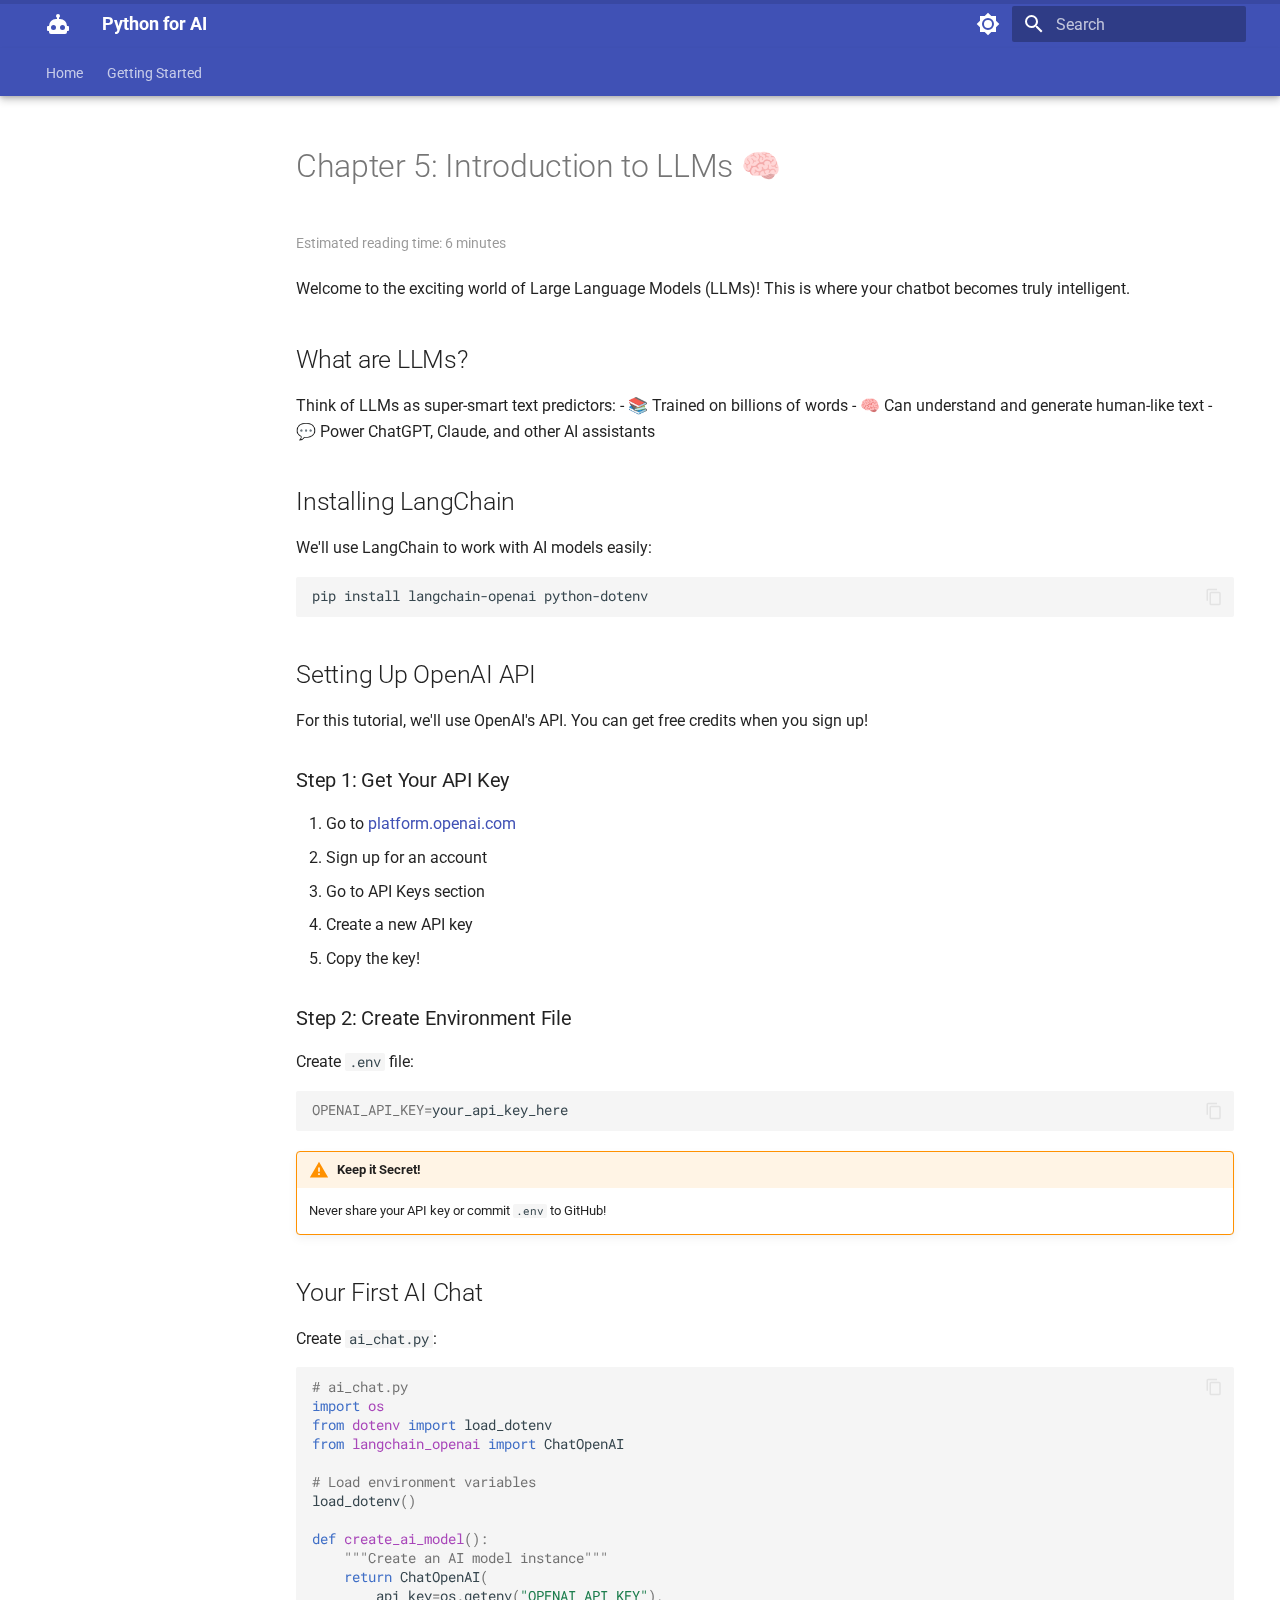
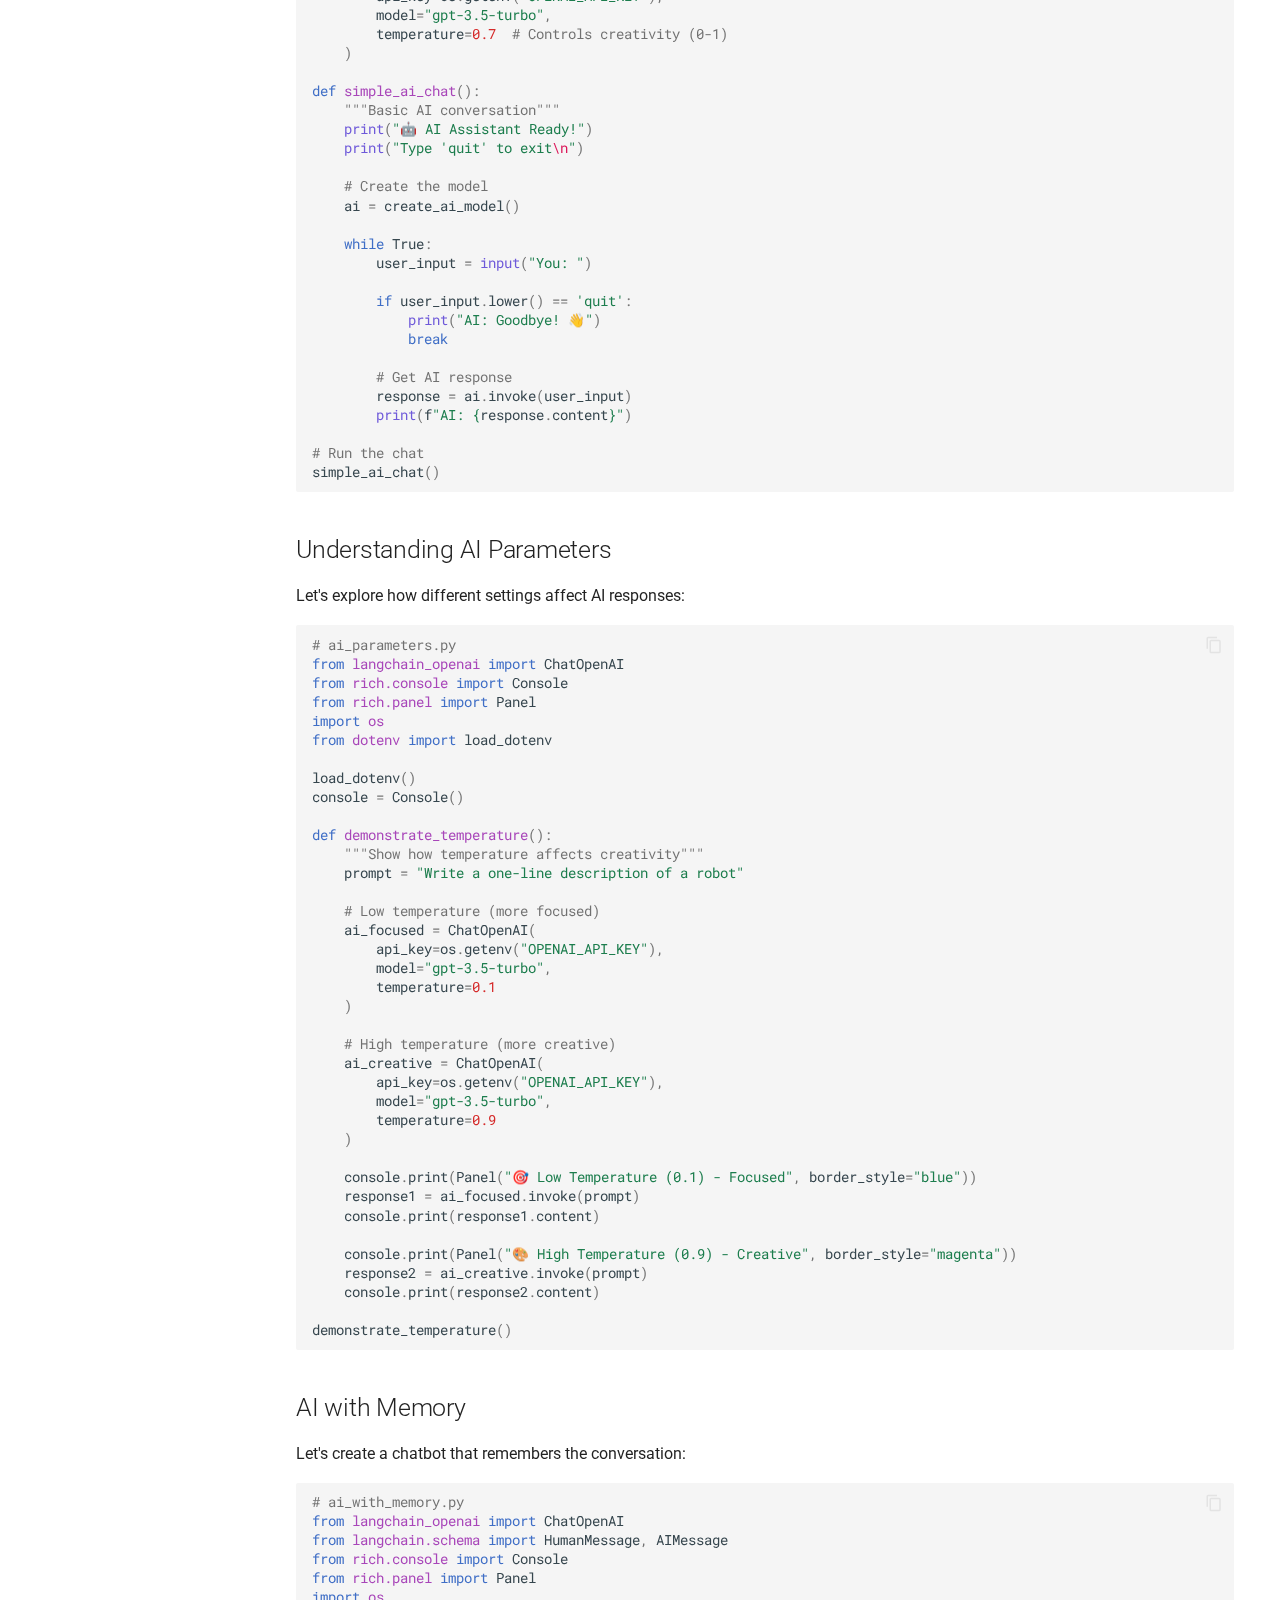
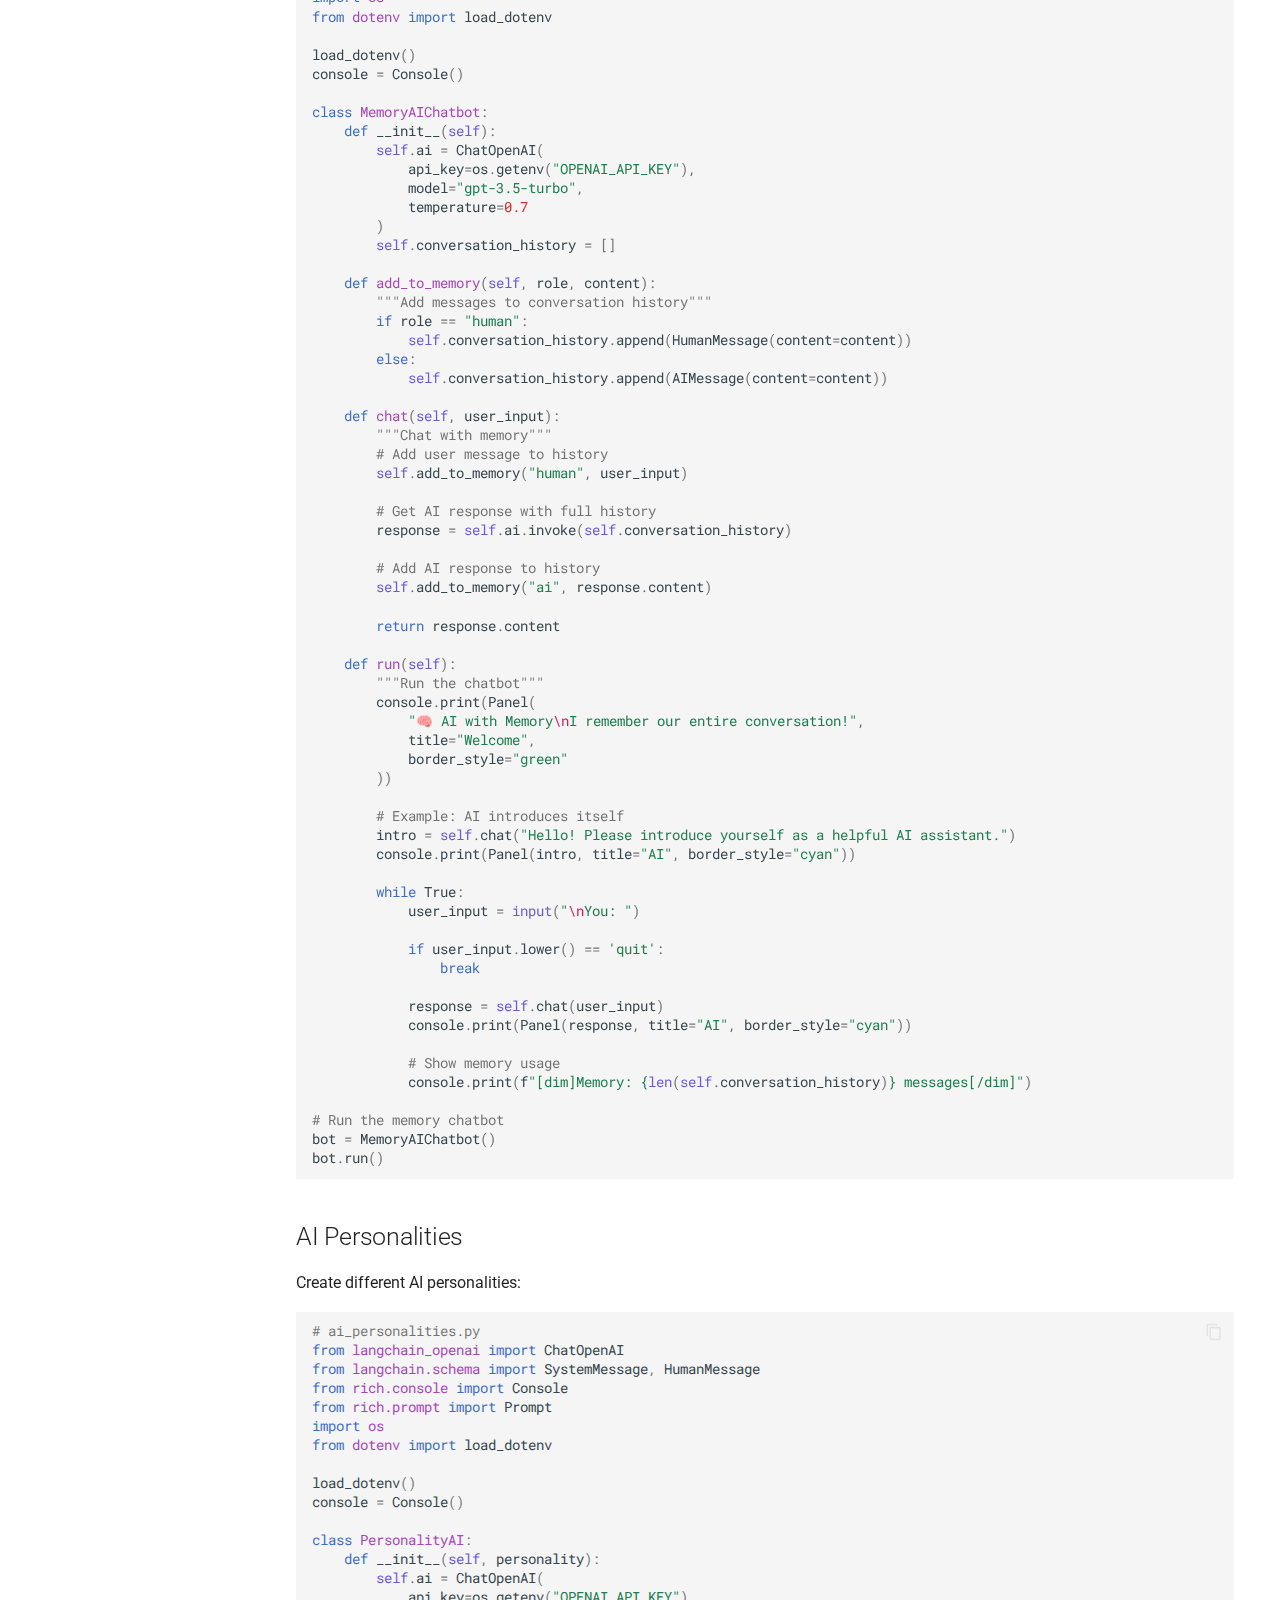
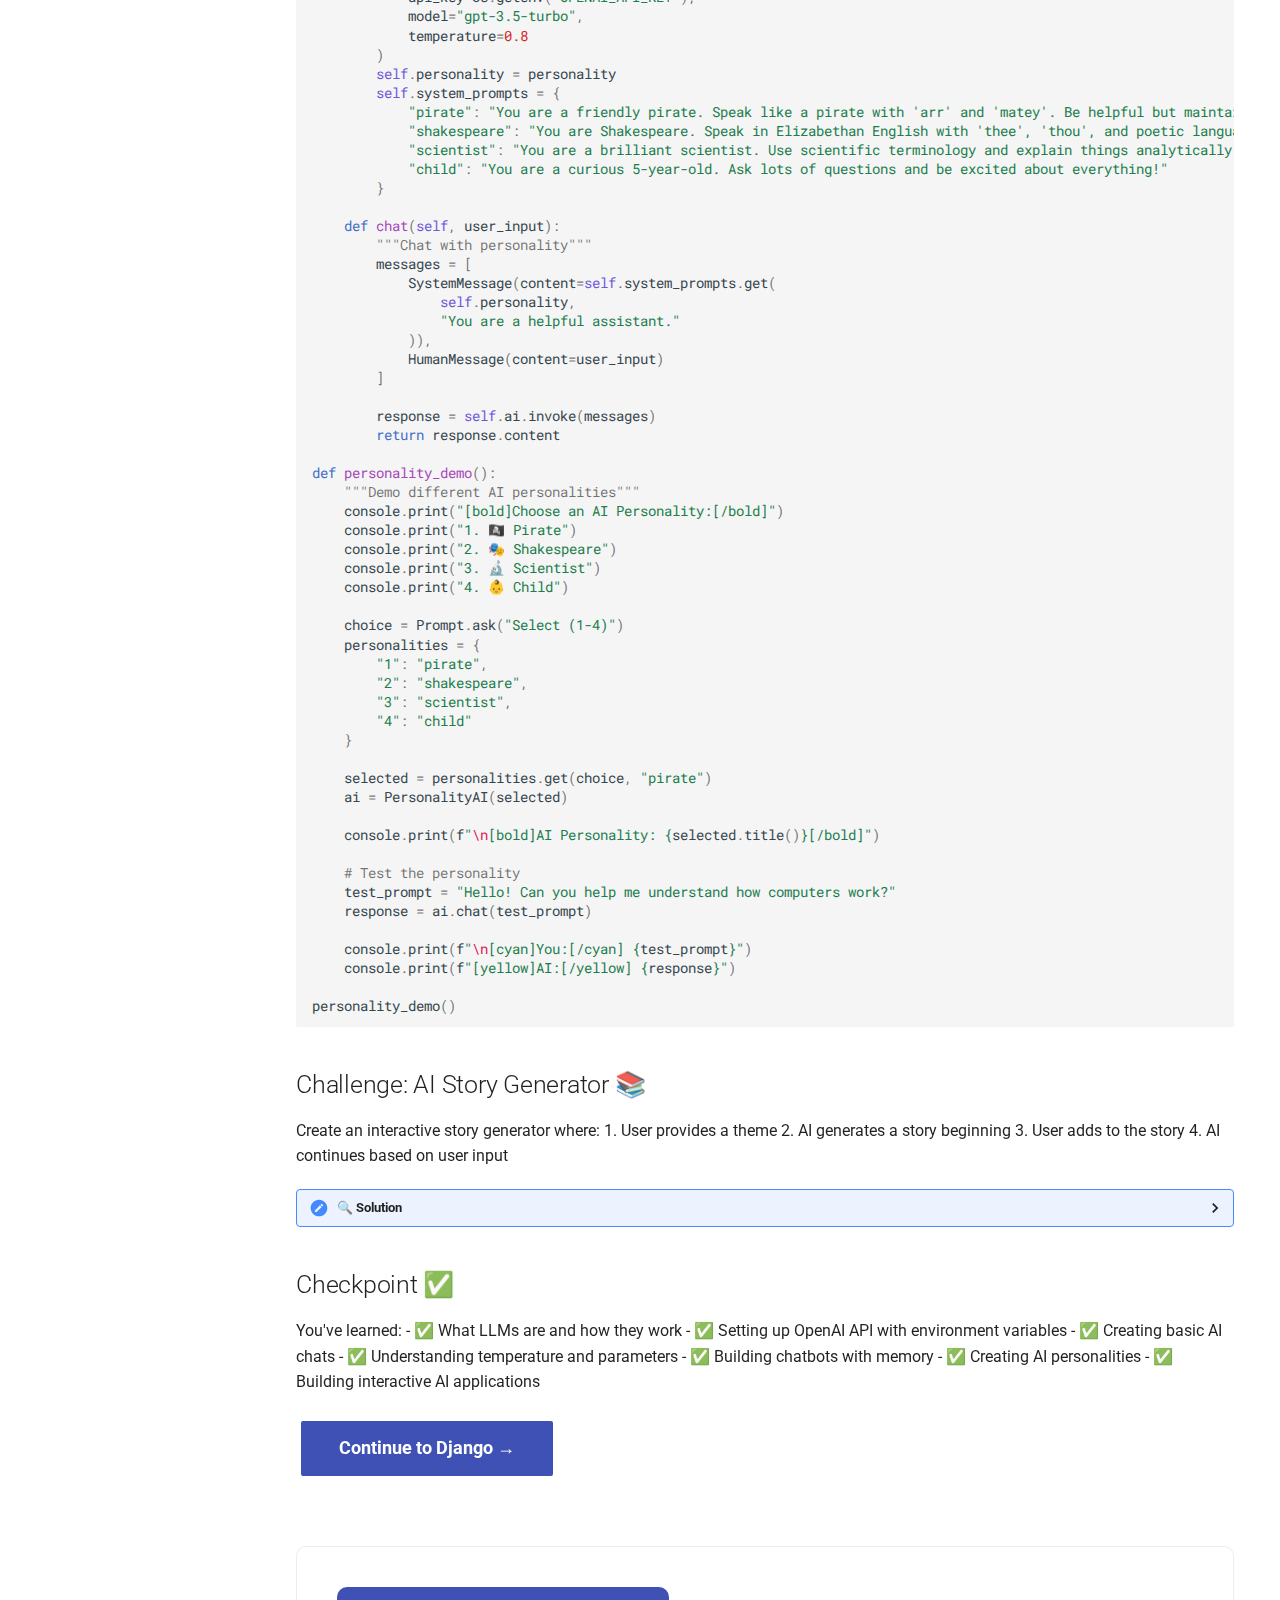
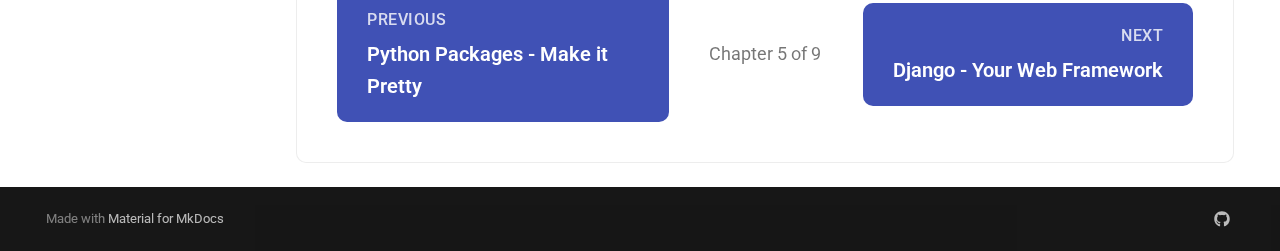
<file: python-ai-tutorial/site/unpublished/05-llms/index.html>
<!doctype html>
<html lang="en" class="no-js">
  <head>
    
      <meta charset="utf-8">
      <meta name="viewport" content="width=device-width,initial-scale=1">
      
        <meta name="description" content="Learn Python and AI by building amazing projects">
      
      
        <meta name="author" content="Your Name">
      
      
        <link rel="canonical" href="https://yourusername.github.io/python-for-ai/unpublished/05-llms/">
      
      
      
      
      <link rel="icon" href="../../assets/images/favicon.png">
      <meta name="generator" content="mkdocs-1.6.1, mkdocs-material-9.6.16">
    
    
      
        <title>Chapter 5: Introduction to LLMs 🧠 - Python for AI</title>
      
    
    
      <link rel="stylesheet" href="../../assets/stylesheets/main.7e37652d.min.css">
      
        
        <link rel="stylesheet" href="../../assets/stylesheets/palette.06af60db.min.css">
      
      


    
    
      
    
    
      
        
        
        <link rel="preconnect" href="https://fonts.gstatic.com" crossorigin>
        <link rel="stylesheet" href="https://fonts.googleapis.com/css?family=Roboto:300,300i,400,400i,700,700i%7CRoboto+Mono:400,400i,700,700i&display=fallback">
        <style>:root{--md-text-font:"Roboto";--md-code-font:"Roboto Mono"}</style>
      
    
    
      <link rel="stylesheet" href="../../stylesheets/extra.css">
    
    <script>__md_scope=new URL("../..",location),__md_hash=e=>[...e].reduce(((e,_)=>(e<<5)-e+_.charCodeAt(0)),0),__md_get=(e,_=localStorage,t=__md_scope)=>JSON.parse(_.getItem(t.pathname+"."+e)),__md_set=(e,_,t=localStorage,a=__md_scope)=>{try{t.setItem(a.pathname+"."+e,JSON.stringify(_))}catch(e){}}</script>
    
      
  


    
    
    
  </head>
  
  
    
    
      
    
    
    
    
    <body dir="ltr" data-md-color-scheme="default" data-md-color-primary="indigo" data-md-color-accent="pink">
  
    
    <input class="md-toggle" data-md-toggle="drawer" type="checkbox" id="__drawer" autocomplete="off">
    <input class="md-toggle" data-md-toggle="search" type="checkbox" id="__search" autocomplete="off">
    <label class="md-overlay" for="__drawer"></label>
    <div data-md-component="skip">
      
        
        <a href="#chapter-5-introduction-to-llms" class="md-skip">
          Skip to content
        </a>
      
    </div>
    <div data-md-component="announce">
      
    </div>
    
    
      

  

<header class="md-header md-header--shadow md-header--lifted" data-md-component="header">
  <nav class="md-header__inner md-grid" aria-label="Header">
    <a href="../.." title="Python for AI" class="md-header__button md-logo" aria-label="Python for AI" data-md-component="logo">
      
  
  <svg xmlns="http://www.w3.org/2000/svg" viewBox="0 0 24 24"><path d="M12 2a2 2 0 0 1 2 2c0 .74-.4 1.39-1 1.73V7h1a7 7 0 0 1 7 7h1a1 1 0 0 1 1 1v3a1 1 0 0 1-1 1h-1v1a2 2 0 0 1-2 2H5a2 2 0 0 1-2-2v-1H2a1 1 0 0 1-1-1v-3a1 1 0 0 1 1-1h1a7 7 0 0 1 7-7h1V5.73c-.6-.34-1-.99-1-1.73a2 2 0 0 1 2-2M7.5 13A2.5 2.5 0 0 0 5 15.5 2.5 2.5 0 0 0 7.5 18a2.5 2.5 0 0 0 2.5-2.5A2.5 2.5 0 0 0 7.5 13m9 0a2.5 2.5 0 0 0-2.5 2.5 2.5 2.5 0 0 0 2.5 2.5 2.5 2.5 0 0 0 2.5-2.5 2.5 2.5 0 0 0-2.5-2.5"/></svg>

    </a>
    <label class="md-header__button md-icon" for="__drawer">
      
      <svg xmlns="http://www.w3.org/2000/svg" viewBox="0 0 24 24"><path d="M3 6h18v2H3zm0 5h18v2H3zm0 5h18v2H3z"/></svg>
    </label>
    <div class="md-header__title" data-md-component="header-title">
      <div class="md-header__ellipsis">
        <div class="md-header__topic">
          <span class="md-ellipsis">
            Python for AI
          </span>
        </div>
        <div class="md-header__topic" data-md-component="header-topic">
          <span class="md-ellipsis">
            
              Chapter 5: Introduction to LLMs 🧠
            
          </span>
        </div>
      </div>
    </div>
    
      
        <form class="md-header__option" data-md-component="palette">
  
    
    
    
    <input class="md-option" data-md-color-media="" data-md-color-scheme="default" data-md-color-primary="indigo" data-md-color-accent="pink"  aria-label="Switch to dark mode"  type="radio" name="__palette" id="__palette_0">
    
      <label class="md-header__button md-icon" title="Switch to dark mode" for="__palette_1" hidden>
        <svg xmlns="http://www.w3.org/2000/svg" viewBox="0 0 24 24"><path d="M12 8a4 4 0 0 0-4 4 4 4 0 0 0 4 4 4 4 0 0 0 4-4 4 4 0 0 0-4-4m0 10a6 6 0 0 1-6-6 6 6 0 0 1 6-6 6 6 0 0 1 6 6 6 6 0 0 1-6 6m8-9.31V4h-4.69L12 .69 8.69 4H4v4.69L.69 12 4 15.31V20h4.69L12 23.31 15.31 20H20v-4.69L23.31 12z"/></svg>
      </label>
    
  
    
    
    
    <input class="md-option" data-md-color-media="" data-md-color-scheme="slate" data-md-color-primary="indigo" data-md-color-accent="pink"  aria-label="Switch to light mode"  type="radio" name="__palette" id="__palette_1">
    
      <label class="md-header__button md-icon" title="Switch to light mode" for="__palette_0" hidden>
        <svg xmlns="http://www.w3.org/2000/svg" viewBox="0 0 24 24"><path d="M12 18c-.89 0-1.74-.2-2.5-.55C11.56 16.5 13 14.42 13 12s-1.44-4.5-3.5-5.45C10.26 6.2 11.11 6 12 6a6 6 0 0 1 6 6 6 6 0 0 1-6 6m8-9.31V4h-4.69L12 .69 8.69 4H4v4.69L.69 12 4 15.31V20h4.69L12 23.31 15.31 20H20v-4.69L23.31 12z"/></svg>
      </label>
    
  
</form>
      
    
    
      <script>var palette=__md_get("__palette");if(palette&&palette.color){if("(prefers-color-scheme)"===palette.color.media){var media=matchMedia("(prefers-color-scheme: light)"),input=document.querySelector(media.matches?"[data-md-color-media='(prefers-color-scheme: light)']":"[data-md-color-media='(prefers-color-scheme: dark)']");palette.color.media=input.getAttribute("data-md-color-media"),palette.color.scheme=input.getAttribute("data-md-color-scheme"),palette.color.primary=input.getAttribute("data-md-color-primary"),palette.color.accent=input.getAttribute("data-md-color-accent")}for(var[key,value]of Object.entries(palette.color))document.body.setAttribute("data-md-color-"+key,value)}</script>
    
    
    
      
      
        <label class="md-header__button md-icon" for="__search">
          
          <svg xmlns="http://www.w3.org/2000/svg" viewBox="0 0 24 24"><path d="M9.5 3A6.5 6.5 0 0 1 16 9.5c0 1.61-.59 3.09-1.56 4.23l.27.27h.79l5 5-1.5 1.5-5-5v-.79l-.27-.27A6.52 6.52 0 0 1 9.5 16 6.5 6.5 0 0 1 3 9.5 6.5 6.5 0 0 1 9.5 3m0 2C7 5 5 7 5 9.5S7 14 9.5 14 14 12 14 9.5 12 5 9.5 5"/></svg>
        </label>
        <div class="md-search" data-md-component="search" role="dialog">
  <label class="md-search__overlay" for="__search"></label>
  <div class="md-search__inner" role="search">
    <form class="md-search__form" name="search">
      <input type="text" class="md-search__input" name="query" aria-label="Search" placeholder="Search" autocapitalize="off" autocorrect="off" autocomplete="off" spellcheck="false" data-md-component="search-query" required>
      <label class="md-search__icon md-icon" for="__search">
        
        <svg xmlns="http://www.w3.org/2000/svg" viewBox="0 0 24 24"><path d="M9.5 3A6.5 6.5 0 0 1 16 9.5c0 1.61-.59 3.09-1.56 4.23l.27.27h.79l5 5-1.5 1.5-5-5v-.79l-.27-.27A6.52 6.52 0 0 1 9.5 16 6.5 6.5 0 0 1 3 9.5 6.5 6.5 0 0 1 9.5 3m0 2C7 5 5 7 5 9.5S7 14 9.5 14 14 12 14 9.5 12 5 9.5 5"/></svg>
        
        <svg xmlns="http://www.w3.org/2000/svg" viewBox="0 0 24 24"><path d="M20 11v2H8l5.5 5.5-1.42 1.42L4.16 12l7.92-7.92L13.5 5.5 8 11z"/></svg>
      </label>
      <nav class="md-search__options" aria-label="Search">
        
          <a href="javascript:void(0)" class="md-search__icon md-icon" title="Share" aria-label="Share" data-clipboard data-clipboard-text="" data-md-component="search-share" tabindex="-1">
            
            <svg xmlns="http://www.w3.org/2000/svg" viewBox="0 0 24 24"><path d="M18 16.08c-.76 0-1.44.3-1.96.77L8.91 12.7c.05-.23.09-.46.09-.7s-.04-.47-.09-.7l7.05-4.11c.54.5 1.25.81 2.04.81a3 3 0 0 0 3-3 3 3 0 0 0-3-3 3 3 0 0 0-3 3c0 .24.04.47.09.7L8.04 9.81C7.5 9.31 6.79 9 6 9a3 3 0 0 0-3 3 3 3 0 0 0 3 3c.79 0 1.5-.31 2.04-.81l7.12 4.15c-.05.21-.08.43-.08.66 0 1.61 1.31 2.91 2.92 2.91s2.92-1.3 2.92-2.91A2.92 2.92 0 0 0 18 16.08"/></svg>
          </a>
        
        <button type="reset" class="md-search__icon md-icon" title="Clear" aria-label="Clear" tabindex="-1">
          
          <svg xmlns="http://www.w3.org/2000/svg" viewBox="0 0 24 24"><path d="M19 6.41 17.59 5 12 10.59 6.41 5 5 6.41 10.59 12 5 17.59 6.41 19 12 13.41 17.59 19 19 17.59 13.41 12z"/></svg>
        </button>
      </nav>
      
    </form>
    <div class="md-search__output">
      <div class="md-search__scrollwrap" tabindex="0" data-md-scrollfix>
        <div class="md-search-result" data-md-component="search-result">
          <div class="md-search-result__meta">
            Initializing search
          </div>
          <ol class="md-search-result__list" role="presentation"></ol>
        </div>
      </div>
    </div>
  </div>
</div>
      
    
    
  </nav>
  
    
      
<nav class="md-tabs" aria-label="Tabs" data-md-component="tabs">
  <div class="md-grid">
    <ul class="md-tabs__list">
      
        
  
  
  
  
    <li class="md-tabs__item">
      <a href="../.." class="md-tabs__link">
        
  
  
    
  
  Home

      </a>
    </li>
  

      
        
  
  
  
  
    
    
      <li class="md-tabs__item">
        <a href="../../01-code-editor/" class="md-tabs__link">
          
  
  
  Getting Started

        </a>
      </li>
    
  

      
    </ul>
  </div>
</nav>
    
  
</header>
    
    <div class="md-container" data-md-component="container">
      
      
        
      
      <main class="md-main" data-md-component="main">
        <div class="md-main__inner md-grid">
          
            
              
              <div class="md-sidebar md-sidebar--primary" data-md-component="sidebar" data-md-type="navigation" >
                <div class="md-sidebar__scrollwrap">
                  <div class="md-sidebar__inner">
                    


  


  

<nav class="md-nav md-nav--primary md-nav--lifted md-nav--integrated" aria-label="Navigation" data-md-level="0">
  <label class="md-nav__title" for="__drawer">
    <a href="../.." title="Python for AI" class="md-nav__button md-logo" aria-label="Python for AI" data-md-component="logo">
      
  
  <svg xmlns="http://www.w3.org/2000/svg" viewBox="0 0 24 24"><path d="M12 2a2 2 0 0 1 2 2c0 .74-.4 1.39-1 1.73V7h1a7 7 0 0 1 7 7h1a1 1 0 0 1 1 1v3a1 1 0 0 1-1 1h-1v1a2 2 0 0 1-2 2H5a2 2 0 0 1-2-2v-1H2a1 1 0 0 1-1-1v-3a1 1 0 0 1 1-1h1a7 7 0 0 1 7-7h1V5.73c-.6-.34-1-.99-1-1.73a2 2 0 0 1 2-2M7.5 13A2.5 2.5 0 0 0 5 15.5 2.5 2.5 0 0 0 7.5 18a2.5 2.5 0 0 0 2.5-2.5A2.5 2.5 0 0 0 7.5 13m9 0a2.5 2.5 0 0 0-2.5 2.5 2.5 2.5 0 0 0 2.5 2.5 2.5 2.5 0 0 0 2.5-2.5 2.5 2.5 0 0 0-2.5-2.5"/></svg>

    </a>
    Python for AI
  </label>
  
  <ul class="md-nav__list" data-md-scrollfix>
    
      
      
  
  
  
  
    <li class="md-nav__item">
      <a href="../.." class="md-nav__link">
        
  
  
  <span class="md-ellipsis">
    Home
    
  </span>
  

      </a>
    </li>
  

    
      
      
  
  
  
  
    
    
    
    
      
      
        
      
    
    
    <li class="md-nav__item md-nav__item--nested">
      
        
        
          
        
        <input class="md-nav__toggle md-toggle md-toggle--indeterminate" type="checkbox" id="__nav_2" >
        
          
          <label class="md-nav__link" for="__nav_2" id="__nav_2_label" tabindex="0">
            
  
  
  <span class="md-ellipsis">
    Getting Started
    
  </span>
  

            <span class="md-nav__icon md-icon"></span>
          </label>
        
        <nav class="md-nav" data-md-level="1" aria-labelledby="__nav_2_label" aria-expanded="false">
          <label class="md-nav__title" for="__nav_2">
            <span class="md-nav__icon md-icon"></span>
            Getting Started
          </label>
          <ul class="md-nav__list" data-md-scrollfix>
            
              
                
  
  
  
  
    <li class="md-nav__item">
      <a href="../../01-code-editor/" class="md-nav__link">
        
  
  
  <span class="md-ellipsis">
    1. Your First Code Editor
    
  </span>
  

      </a>
    </li>
  

              
            
          </ul>
        </nav>
      
    </li>
  

    
  </ul>
</nav>
                  </div>
                </div>
              </div>
            
            
          
          
            <div class="md-content" data-md-component="content">
              <article class="md-content__inner md-typeset">
                
                  



<h1 id="chapter-5-introduction-to-llms">Chapter 5: Introduction to LLMs 🧠<a class="headerlink" href="#chapter-5-introduction-to-llms" title="Permanent link">&para;</a></h1>
<p>Welcome to the exciting world of Large Language Models (LLMs)! This is where your chatbot becomes truly intelligent.</p>
<h2 id="what-are-llms">What are LLMs?<a class="headerlink" href="#what-are-llms" title="Permanent link">&para;</a></h2>
<p>Think of LLMs as super-smart text predictors:
- 📚 Trained on billions of words
- 🧠 Can understand and generate human-like text
- 💬 Power ChatGPT, Claude, and other AI assistants</p>
<h2 id="installing-langchain">Installing LangChain<a class="headerlink" href="#installing-langchain" title="Permanent link">&para;</a></h2>
<p>We'll use LangChain to work with AI models easily:</p>
<div class="highlight"><pre><span></span><code><a id="__codelineno-0-1" name="__codelineno-0-1" href="#__codelineno-0-1"></a>pip<span class="w"> </span>install<span class="w"> </span>langchain-openai<span class="w"> </span>python-dotenv
</code></pre></div>
<h2 id="setting-up-openai-api">Setting Up OpenAI API<a class="headerlink" href="#setting-up-openai-api" title="Permanent link">&para;</a></h2>
<p>For this tutorial, we'll use OpenAI's API. You can get free credits when you sign up!</p>
<h3 id="step-1-get-your-api-key">Step 1: Get Your API Key<a class="headerlink" href="#step-1-get-your-api-key" title="Permanent link">&para;</a></h3>
<ol>
<li>Go to <a href="https://platform.openai.com">platform.openai.com</a></li>
<li>Sign up for an account</li>
<li>Go to API Keys section</li>
<li>Create a new API key</li>
<li>Copy the key!</li>
</ol>
<h3 id="step-2-create-environment-file">Step 2: Create Environment File<a class="headerlink" href="#step-2-create-environment-file" title="Permanent link">&para;</a></h3>
<p>Create <code>.env</code> file:</p>
<div class="highlight"><pre><span></span><code><a id="__codelineno-1-1" name="__codelineno-1-1" href="#__codelineno-1-1"></a><span class="nv">OPENAI_API_KEY</span><span class="o">=</span>your_api_key_here
</code></pre></div>
<div class="admonition warning">
<p class="admonition-title">Keep it Secret!</p>
<p>Never share your API key or commit <code>.env</code> to GitHub!</p>
</div>
<h2 id="your-first-ai-chat">Your First AI Chat<a class="headerlink" href="#your-first-ai-chat" title="Permanent link">&para;</a></h2>
<p>Create <code>ai_chat.py</code>:</p>
<div class="highlight"><pre><span></span><code><a id="__codelineno-2-1" name="__codelineno-2-1" href="#__codelineno-2-1"></a><span class="c1"># ai_chat.py</span>
<a id="__codelineno-2-2" name="__codelineno-2-2" href="#__codelineno-2-2"></a><span class="kn">import</span><span class="w"> </span><span class="nn">os</span>
<a id="__codelineno-2-3" name="__codelineno-2-3" href="#__codelineno-2-3"></a><span class="kn">from</span><span class="w"> </span><span class="nn">dotenv</span><span class="w"> </span><span class="kn">import</span> <span class="n">load_dotenv</span>
<a id="__codelineno-2-4" name="__codelineno-2-4" href="#__codelineno-2-4"></a><span class="kn">from</span><span class="w"> </span><span class="nn">langchain_openai</span><span class="w"> </span><span class="kn">import</span> <span class="n">ChatOpenAI</span>
<a id="__codelineno-2-5" name="__codelineno-2-5" href="#__codelineno-2-5"></a>
<a id="__codelineno-2-6" name="__codelineno-2-6" href="#__codelineno-2-6"></a><span class="c1"># Load environment variables</span>
<a id="__codelineno-2-7" name="__codelineno-2-7" href="#__codelineno-2-7"></a><span class="n">load_dotenv</span><span class="p">()</span>
<a id="__codelineno-2-8" name="__codelineno-2-8" href="#__codelineno-2-8"></a>
<a id="__codelineno-2-9" name="__codelineno-2-9" href="#__codelineno-2-9"></a><span class="k">def</span><span class="w"> </span><span class="nf">create_ai_model</span><span class="p">():</span>
<a id="__codelineno-2-10" name="__codelineno-2-10" href="#__codelineno-2-10"></a><span class="w">    </span><span class="sd">&quot;&quot;&quot;Create an AI model instance&quot;&quot;&quot;</span>
<a id="__codelineno-2-11" name="__codelineno-2-11" href="#__codelineno-2-11"></a>    <span class="k">return</span> <span class="n">ChatOpenAI</span><span class="p">(</span>
<a id="__codelineno-2-12" name="__codelineno-2-12" href="#__codelineno-2-12"></a>        <span class="n">api_key</span><span class="o">=</span><span class="n">os</span><span class="o">.</span><span class="n">getenv</span><span class="p">(</span><span class="s2">&quot;OPENAI_API_KEY&quot;</span><span class="p">),</span>
<a id="__codelineno-2-13" name="__codelineno-2-13" href="#__codelineno-2-13"></a>        <span class="n">model</span><span class="o">=</span><span class="s2">&quot;gpt-3.5-turbo&quot;</span><span class="p">,</span>
<a id="__codelineno-2-14" name="__codelineno-2-14" href="#__codelineno-2-14"></a>        <span class="n">temperature</span><span class="o">=</span><span class="mf">0.7</span>  <span class="c1"># Controls creativity (0-1)</span>
<a id="__codelineno-2-15" name="__codelineno-2-15" href="#__codelineno-2-15"></a>    <span class="p">)</span>
<a id="__codelineno-2-16" name="__codelineno-2-16" href="#__codelineno-2-16"></a>
<a id="__codelineno-2-17" name="__codelineno-2-17" href="#__codelineno-2-17"></a><span class="k">def</span><span class="w"> </span><span class="nf">simple_ai_chat</span><span class="p">():</span>
<a id="__codelineno-2-18" name="__codelineno-2-18" href="#__codelineno-2-18"></a><span class="w">    </span><span class="sd">&quot;&quot;&quot;Basic AI conversation&quot;&quot;&quot;</span>
<a id="__codelineno-2-19" name="__codelineno-2-19" href="#__codelineno-2-19"></a>    <span class="nb">print</span><span class="p">(</span><span class="s2">&quot;🤖 AI Assistant Ready!&quot;</span><span class="p">)</span>
<a id="__codelineno-2-20" name="__codelineno-2-20" href="#__codelineno-2-20"></a>    <span class="nb">print</span><span class="p">(</span><span class="s2">&quot;Type &#39;quit&#39; to exit</span><span class="se">\n</span><span class="s2">&quot;</span><span class="p">)</span>
<a id="__codelineno-2-21" name="__codelineno-2-21" href="#__codelineno-2-21"></a>
<a id="__codelineno-2-22" name="__codelineno-2-22" href="#__codelineno-2-22"></a>    <span class="c1"># Create the model</span>
<a id="__codelineno-2-23" name="__codelineno-2-23" href="#__codelineno-2-23"></a>    <span class="n">ai</span> <span class="o">=</span> <span class="n">create_ai_model</span><span class="p">()</span>
<a id="__codelineno-2-24" name="__codelineno-2-24" href="#__codelineno-2-24"></a>
<a id="__codelineno-2-25" name="__codelineno-2-25" href="#__codelineno-2-25"></a>    <span class="k">while</span> <span class="kc">True</span><span class="p">:</span>
<a id="__codelineno-2-26" name="__codelineno-2-26" href="#__codelineno-2-26"></a>        <span class="n">user_input</span> <span class="o">=</span> <span class="nb">input</span><span class="p">(</span><span class="s2">&quot;You: &quot;</span><span class="p">)</span>
<a id="__codelineno-2-27" name="__codelineno-2-27" href="#__codelineno-2-27"></a>
<a id="__codelineno-2-28" name="__codelineno-2-28" href="#__codelineno-2-28"></a>        <span class="k">if</span> <span class="n">user_input</span><span class="o">.</span><span class="n">lower</span><span class="p">()</span> <span class="o">==</span> <span class="s1">&#39;quit&#39;</span><span class="p">:</span>
<a id="__codelineno-2-29" name="__codelineno-2-29" href="#__codelineno-2-29"></a>            <span class="nb">print</span><span class="p">(</span><span class="s2">&quot;AI: Goodbye! 👋&quot;</span><span class="p">)</span>
<a id="__codelineno-2-30" name="__codelineno-2-30" href="#__codelineno-2-30"></a>            <span class="k">break</span>
<a id="__codelineno-2-31" name="__codelineno-2-31" href="#__codelineno-2-31"></a>
<a id="__codelineno-2-32" name="__codelineno-2-32" href="#__codelineno-2-32"></a>        <span class="c1"># Get AI response</span>
<a id="__codelineno-2-33" name="__codelineno-2-33" href="#__codelineno-2-33"></a>        <span class="n">response</span> <span class="o">=</span> <span class="n">ai</span><span class="o">.</span><span class="n">invoke</span><span class="p">(</span><span class="n">user_input</span><span class="p">)</span>
<a id="__codelineno-2-34" name="__codelineno-2-34" href="#__codelineno-2-34"></a>        <span class="nb">print</span><span class="p">(</span><span class="sa">f</span><span class="s2">&quot;AI: </span><span class="si">{</span><span class="n">response</span><span class="o">.</span><span class="n">content</span><span class="si">}</span><span class="s2">&quot;</span><span class="p">)</span>
<a id="__codelineno-2-35" name="__codelineno-2-35" href="#__codelineno-2-35"></a>
<a id="__codelineno-2-36" name="__codelineno-2-36" href="#__codelineno-2-36"></a><span class="c1"># Run the chat</span>
<a id="__codelineno-2-37" name="__codelineno-2-37" href="#__codelineno-2-37"></a><span class="n">simple_ai_chat</span><span class="p">()</span>
</code></pre></div>
<h2 id="understanding-ai-parameters">Understanding AI Parameters<a class="headerlink" href="#understanding-ai-parameters" title="Permanent link">&para;</a></h2>
<p>Let's explore how different settings affect AI responses:</p>
<div class="highlight"><pre><span></span><code><a id="__codelineno-3-1" name="__codelineno-3-1" href="#__codelineno-3-1"></a><span class="c1"># ai_parameters.py</span>
<a id="__codelineno-3-2" name="__codelineno-3-2" href="#__codelineno-3-2"></a><span class="kn">from</span><span class="w"> </span><span class="nn">langchain_openai</span><span class="w"> </span><span class="kn">import</span> <span class="n">ChatOpenAI</span>
<a id="__codelineno-3-3" name="__codelineno-3-3" href="#__codelineno-3-3"></a><span class="kn">from</span><span class="w"> </span><span class="nn">rich.console</span><span class="w"> </span><span class="kn">import</span> <span class="n">Console</span>
<a id="__codelineno-3-4" name="__codelineno-3-4" href="#__codelineno-3-4"></a><span class="kn">from</span><span class="w"> </span><span class="nn">rich.panel</span><span class="w"> </span><span class="kn">import</span> <span class="n">Panel</span>
<a id="__codelineno-3-5" name="__codelineno-3-5" href="#__codelineno-3-5"></a><span class="kn">import</span><span class="w"> </span><span class="nn">os</span>
<a id="__codelineno-3-6" name="__codelineno-3-6" href="#__codelineno-3-6"></a><span class="kn">from</span><span class="w"> </span><span class="nn">dotenv</span><span class="w"> </span><span class="kn">import</span> <span class="n">load_dotenv</span>
<a id="__codelineno-3-7" name="__codelineno-3-7" href="#__codelineno-3-7"></a>
<a id="__codelineno-3-8" name="__codelineno-3-8" href="#__codelineno-3-8"></a><span class="n">load_dotenv</span><span class="p">()</span>
<a id="__codelineno-3-9" name="__codelineno-3-9" href="#__codelineno-3-9"></a><span class="n">console</span> <span class="o">=</span> <span class="n">Console</span><span class="p">()</span>
<a id="__codelineno-3-10" name="__codelineno-3-10" href="#__codelineno-3-10"></a>
<a id="__codelineno-3-11" name="__codelineno-3-11" href="#__codelineno-3-11"></a><span class="k">def</span><span class="w"> </span><span class="nf">demonstrate_temperature</span><span class="p">():</span>
<a id="__codelineno-3-12" name="__codelineno-3-12" href="#__codelineno-3-12"></a><span class="w">    </span><span class="sd">&quot;&quot;&quot;Show how temperature affects creativity&quot;&quot;&quot;</span>
<a id="__codelineno-3-13" name="__codelineno-3-13" href="#__codelineno-3-13"></a>    <span class="n">prompt</span> <span class="o">=</span> <span class="s2">&quot;Write a one-line description of a robot&quot;</span>
<a id="__codelineno-3-14" name="__codelineno-3-14" href="#__codelineno-3-14"></a>
<a id="__codelineno-3-15" name="__codelineno-3-15" href="#__codelineno-3-15"></a>    <span class="c1"># Low temperature (more focused)</span>
<a id="__codelineno-3-16" name="__codelineno-3-16" href="#__codelineno-3-16"></a>    <span class="n">ai_focused</span> <span class="o">=</span> <span class="n">ChatOpenAI</span><span class="p">(</span>
<a id="__codelineno-3-17" name="__codelineno-3-17" href="#__codelineno-3-17"></a>        <span class="n">api_key</span><span class="o">=</span><span class="n">os</span><span class="o">.</span><span class="n">getenv</span><span class="p">(</span><span class="s2">&quot;OPENAI_API_KEY&quot;</span><span class="p">),</span>
<a id="__codelineno-3-18" name="__codelineno-3-18" href="#__codelineno-3-18"></a>        <span class="n">model</span><span class="o">=</span><span class="s2">&quot;gpt-3.5-turbo&quot;</span><span class="p">,</span>
<a id="__codelineno-3-19" name="__codelineno-3-19" href="#__codelineno-3-19"></a>        <span class="n">temperature</span><span class="o">=</span><span class="mf">0.1</span>
<a id="__codelineno-3-20" name="__codelineno-3-20" href="#__codelineno-3-20"></a>    <span class="p">)</span>
<a id="__codelineno-3-21" name="__codelineno-3-21" href="#__codelineno-3-21"></a>
<a id="__codelineno-3-22" name="__codelineno-3-22" href="#__codelineno-3-22"></a>    <span class="c1"># High temperature (more creative)</span>
<a id="__codelineno-3-23" name="__codelineno-3-23" href="#__codelineno-3-23"></a>    <span class="n">ai_creative</span> <span class="o">=</span> <span class="n">ChatOpenAI</span><span class="p">(</span>
<a id="__codelineno-3-24" name="__codelineno-3-24" href="#__codelineno-3-24"></a>        <span class="n">api_key</span><span class="o">=</span><span class="n">os</span><span class="o">.</span><span class="n">getenv</span><span class="p">(</span><span class="s2">&quot;OPENAI_API_KEY&quot;</span><span class="p">),</span>
<a id="__codelineno-3-25" name="__codelineno-3-25" href="#__codelineno-3-25"></a>        <span class="n">model</span><span class="o">=</span><span class="s2">&quot;gpt-3.5-turbo&quot;</span><span class="p">,</span>
<a id="__codelineno-3-26" name="__codelineno-3-26" href="#__codelineno-3-26"></a>        <span class="n">temperature</span><span class="o">=</span><span class="mf">0.9</span>
<a id="__codelineno-3-27" name="__codelineno-3-27" href="#__codelineno-3-27"></a>    <span class="p">)</span>
<a id="__codelineno-3-28" name="__codelineno-3-28" href="#__codelineno-3-28"></a>
<a id="__codelineno-3-29" name="__codelineno-3-29" href="#__codelineno-3-29"></a>    <span class="n">console</span><span class="o">.</span><span class="n">print</span><span class="p">(</span><span class="n">Panel</span><span class="p">(</span><span class="s2">&quot;🎯 Low Temperature (0.1) - Focused&quot;</span><span class="p">,</span> <span class="n">border_style</span><span class="o">=</span><span class="s2">&quot;blue&quot;</span><span class="p">))</span>
<a id="__codelineno-3-30" name="__codelineno-3-30" href="#__codelineno-3-30"></a>    <span class="n">response1</span> <span class="o">=</span> <span class="n">ai_focused</span><span class="o">.</span><span class="n">invoke</span><span class="p">(</span><span class="n">prompt</span><span class="p">)</span>
<a id="__codelineno-3-31" name="__codelineno-3-31" href="#__codelineno-3-31"></a>    <span class="n">console</span><span class="o">.</span><span class="n">print</span><span class="p">(</span><span class="n">response1</span><span class="o">.</span><span class="n">content</span><span class="p">)</span>
<a id="__codelineno-3-32" name="__codelineno-3-32" href="#__codelineno-3-32"></a>
<a id="__codelineno-3-33" name="__codelineno-3-33" href="#__codelineno-3-33"></a>    <span class="n">console</span><span class="o">.</span><span class="n">print</span><span class="p">(</span><span class="n">Panel</span><span class="p">(</span><span class="s2">&quot;🎨 High Temperature (0.9) - Creative&quot;</span><span class="p">,</span> <span class="n">border_style</span><span class="o">=</span><span class="s2">&quot;magenta&quot;</span><span class="p">))</span>
<a id="__codelineno-3-34" name="__codelineno-3-34" href="#__codelineno-3-34"></a>    <span class="n">response2</span> <span class="o">=</span> <span class="n">ai_creative</span><span class="o">.</span><span class="n">invoke</span><span class="p">(</span><span class="n">prompt</span><span class="p">)</span>
<a id="__codelineno-3-35" name="__codelineno-3-35" href="#__codelineno-3-35"></a>    <span class="n">console</span><span class="o">.</span><span class="n">print</span><span class="p">(</span><span class="n">response2</span><span class="o">.</span><span class="n">content</span><span class="p">)</span>
<a id="__codelineno-3-36" name="__codelineno-3-36" href="#__codelineno-3-36"></a>
<a id="__codelineno-3-37" name="__codelineno-3-37" href="#__codelineno-3-37"></a><span class="n">demonstrate_temperature</span><span class="p">()</span>
</code></pre></div>
<h2 id="ai-with-memory">AI with Memory<a class="headerlink" href="#ai-with-memory" title="Permanent link">&para;</a></h2>
<p>Let's create a chatbot that remembers the conversation:</p>
<div class="highlight"><pre><span></span><code><a id="__codelineno-4-1" name="__codelineno-4-1" href="#__codelineno-4-1"></a><span class="c1"># ai_with_memory.py</span>
<a id="__codelineno-4-2" name="__codelineno-4-2" href="#__codelineno-4-2"></a><span class="kn">from</span><span class="w"> </span><span class="nn">langchain_openai</span><span class="w"> </span><span class="kn">import</span> <span class="n">ChatOpenAI</span>
<a id="__codelineno-4-3" name="__codelineno-4-3" href="#__codelineno-4-3"></a><span class="kn">from</span><span class="w"> </span><span class="nn">langchain.schema</span><span class="w"> </span><span class="kn">import</span> <span class="n">HumanMessage</span><span class="p">,</span> <span class="n">AIMessage</span>
<a id="__codelineno-4-4" name="__codelineno-4-4" href="#__codelineno-4-4"></a><span class="kn">from</span><span class="w"> </span><span class="nn">rich.console</span><span class="w"> </span><span class="kn">import</span> <span class="n">Console</span>
<a id="__codelineno-4-5" name="__codelineno-4-5" href="#__codelineno-4-5"></a><span class="kn">from</span><span class="w"> </span><span class="nn">rich.panel</span><span class="w"> </span><span class="kn">import</span> <span class="n">Panel</span>
<a id="__codelineno-4-6" name="__codelineno-4-6" href="#__codelineno-4-6"></a><span class="kn">import</span><span class="w"> </span><span class="nn">os</span>
<a id="__codelineno-4-7" name="__codelineno-4-7" href="#__codelineno-4-7"></a><span class="kn">from</span><span class="w"> </span><span class="nn">dotenv</span><span class="w"> </span><span class="kn">import</span> <span class="n">load_dotenv</span>
<a id="__codelineno-4-8" name="__codelineno-4-8" href="#__codelineno-4-8"></a>
<a id="__codelineno-4-9" name="__codelineno-4-9" href="#__codelineno-4-9"></a><span class="n">load_dotenv</span><span class="p">()</span>
<a id="__codelineno-4-10" name="__codelineno-4-10" href="#__codelineno-4-10"></a><span class="n">console</span> <span class="o">=</span> <span class="n">Console</span><span class="p">()</span>
<a id="__codelineno-4-11" name="__codelineno-4-11" href="#__codelineno-4-11"></a>
<a id="__codelineno-4-12" name="__codelineno-4-12" href="#__codelineno-4-12"></a><span class="k">class</span><span class="w"> </span><span class="nc">MemoryAIChatbot</span><span class="p">:</span>
<a id="__codelineno-4-13" name="__codelineno-4-13" href="#__codelineno-4-13"></a>    <span class="k">def</span><span class="w"> </span><span class="fm">__init__</span><span class="p">(</span><span class="bp">self</span><span class="p">):</span>
<a id="__codelineno-4-14" name="__codelineno-4-14" href="#__codelineno-4-14"></a>        <span class="bp">self</span><span class="o">.</span><span class="n">ai</span> <span class="o">=</span> <span class="n">ChatOpenAI</span><span class="p">(</span>
<a id="__codelineno-4-15" name="__codelineno-4-15" href="#__codelineno-4-15"></a>            <span class="n">api_key</span><span class="o">=</span><span class="n">os</span><span class="o">.</span><span class="n">getenv</span><span class="p">(</span><span class="s2">&quot;OPENAI_API_KEY&quot;</span><span class="p">),</span>
<a id="__codelineno-4-16" name="__codelineno-4-16" href="#__codelineno-4-16"></a>            <span class="n">model</span><span class="o">=</span><span class="s2">&quot;gpt-3.5-turbo&quot;</span><span class="p">,</span>
<a id="__codelineno-4-17" name="__codelineno-4-17" href="#__codelineno-4-17"></a>            <span class="n">temperature</span><span class="o">=</span><span class="mf">0.7</span>
<a id="__codelineno-4-18" name="__codelineno-4-18" href="#__codelineno-4-18"></a>        <span class="p">)</span>
<a id="__codelineno-4-19" name="__codelineno-4-19" href="#__codelineno-4-19"></a>        <span class="bp">self</span><span class="o">.</span><span class="n">conversation_history</span> <span class="o">=</span> <span class="p">[]</span>
<a id="__codelineno-4-20" name="__codelineno-4-20" href="#__codelineno-4-20"></a>
<a id="__codelineno-4-21" name="__codelineno-4-21" href="#__codelineno-4-21"></a>    <span class="k">def</span><span class="w"> </span><span class="nf">add_to_memory</span><span class="p">(</span><span class="bp">self</span><span class="p">,</span> <span class="n">role</span><span class="p">,</span> <span class="n">content</span><span class="p">):</span>
<a id="__codelineno-4-22" name="__codelineno-4-22" href="#__codelineno-4-22"></a><span class="w">        </span><span class="sd">&quot;&quot;&quot;Add messages to conversation history&quot;&quot;&quot;</span>
<a id="__codelineno-4-23" name="__codelineno-4-23" href="#__codelineno-4-23"></a>        <span class="k">if</span> <span class="n">role</span> <span class="o">==</span> <span class="s2">&quot;human&quot;</span><span class="p">:</span>
<a id="__codelineno-4-24" name="__codelineno-4-24" href="#__codelineno-4-24"></a>            <span class="bp">self</span><span class="o">.</span><span class="n">conversation_history</span><span class="o">.</span><span class="n">append</span><span class="p">(</span><span class="n">HumanMessage</span><span class="p">(</span><span class="n">content</span><span class="o">=</span><span class="n">content</span><span class="p">))</span>
<a id="__codelineno-4-25" name="__codelineno-4-25" href="#__codelineno-4-25"></a>        <span class="k">else</span><span class="p">:</span>
<a id="__codelineno-4-26" name="__codelineno-4-26" href="#__codelineno-4-26"></a>            <span class="bp">self</span><span class="o">.</span><span class="n">conversation_history</span><span class="o">.</span><span class="n">append</span><span class="p">(</span><span class="n">AIMessage</span><span class="p">(</span><span class="n">content</span><span class="o">=</span><span class="n">content</span><span class="p">))</span>
<a id="__codelineno-4-27" name="__codelineno-4-27" href="#__codelineno-4-27"></a>
<a id="__codelineno-4-28" name="__codelineno-4-28" href="#__codelineno-4-28"></a>    <span class="k">def</span><span class="w"> </span><span class="nf">chat</span><span class="p">(</span><span class="bp">self</span><span class="p">,</span> <span class="n">user_input</span><span class="p">):</span>
<a id="__codelineno-4-29" name="__codelineno-4-29" href="#__codelineno-4-29"></a><span class="w">        </span><span class="sd">&quot;&quot;&quot;Chat with memory&quot;&quot;&quot;</span>
<a id="__codelineno-4-30" name="__codelineno-4-30" href="#__codelineno-4-30"></a>        <span class="c1"># Add user message to history</span>
<a id="__codelineno-4-31" name="__codelineno-4-31" href="#__codelineno-4-31"></a>        <span class="bp">self</span><span class="o">.</span><span class="n">add_to_memory</span><span class="p">(</span><span class="s2">&quot;human&quot;</span><span class="p">,</span> <span class="n">user_input</span><span class="p">)</span>
<a id="__codelineno-4-32" name="__codelineno-4-32" href="#__codelineno-4-32"></a>
<a id="__codelineno-4-33" name="__codelineno-4-33" href="#__codelineno-4-33"></a>        <span class="c1"># Get AI response with full history</span>
<a id="__codelineno-4-34" name="__codelineno-4-34" href="#__codelineno-4-34"></a>        <span class="n">response</span> <span class="o">=</span> <span class="bp">self</span><span class="o">.</span><span class="n">ai</span><span class="o">.</span><span class="n">invoke</span><span class="p">(</span><span class="bp">self</span><span class="o">.</span><span class="n">conversation_history</span><span class="p">)</span>
<a id="__codelineno-4-35" name="__codelineno-4-35" href="#__codelineno-4-35"></a>
<a id="__codelineno-4-36" name="__codelineno-4-36" href="#__codelineno-4-36"></a>        <span class="c1"># Add AI response to history</span>
<a id="__codelineno-4-37" name="__codelineno-4-37" href="#__codelineno-4-37"></a>        <span class="bp">self</span><span class="o">.</span><span class="n">add_to_memory</span><span class="p">(</span><span class="s2">&quot;ai&quot;</span><span class="p">,</span> <span class="n">response</span><span class="o">.</span><span class="n">content</span><span class="p">)</span>
<a id="__codelineno-4-38" name="__codelineno-4-38" href="#__codelineno-4-38"></a>
<a id="__codelineno-4-39" name="__codelineno-4-39" href="#__codelineno-4-39"></a>        <span class="k">return</span> <span class="n">response</span><span class="o">.</span><span class="n">content</span>
<a id="__codelineno-4-40" name="__codelineno-4-40" href="#__codelineno-4-40"></a>
<a id="__codelineno-4-41" name="__codelineno-4-41" href="#__codelineno-4-41"></a>    <span class="k">def</span><span class="w"> </span><span class="nf">run</span><span class="p">(</span><span class="bp">self</span><span class="p">):</span>
<a id="__codelineno-4-42" name="__codelineno-4-42" href="#__codelineno-4-42"></a><span class="w">        </span><span class="sd">&quot;&quot;&quot;Run the chatbot&quot;&quot;&quot;</span>
<a id="__codelineno-4-43" name="__codelineno-4-43" href="#__codelineno-4-43"></a>        <span class="n">console</span><span class="o">.</span><span class="n">print</span><span class="p">(</span><span class="n">Panel</span><span class="p">(</span>
<a id="__codelineno-4-44" name="__codelineno-4-44" href="#__codelineno-4-44"></a>            <span class="s2">&quot;🧠 AI with Memory</span><span class="se">\n</span><span class="s2">I remember our entire conversation!&quot;</span><span class="p">,</span>
<a id="__codelineno-4-45" name="__codelineno-4-45" href="#__codelineno-4-45"></a>            <span class="n">title</span><span class="o">=</span><span class="s2">&quot;Welcome&quot;</span><span class="p">,</span>
<a id="__codelineno-4-46" name="__codelineno-4-46" href="#__codelineno-4-46"></a>            <span class="n">border_style</span><span class="o">=</span><span class="s2">&quot;green&quot;</span>
<a id="__codelineno-4-47" name="__codelineno-4-47" href="#__codelineno-4-47"></a>        <span class="p">))</span>
<a id="__codelineno-4-48" name="__codelineno-4-48" href="#__codelineno-4-48"></a>
<a id="__codelineno-4-49" name="__codelineno-4-49" href="#__codelineno-4-49"></a>        <span class="c1"># Example: AI introduces itself</span>
<a id="__codelineno-4-50" name="__codelineno-4-50" href="#__codelineno-4-50"></a>        <span class="n">intro</span> <span class="o">=</span> <span class="bp">self</span><span class="o">.</span><span class="n">chat</span><span class="p">(</span><span class="s2">&quot;Hello! Please introduce yourself as a helpful AI assistant.&quot;</span><span class="p">)</span>
<a id="__codelineno-4-51" name="__codelineno-4-51" href="#__codelineno-4-51"></a>        <span class="n">console</span><span class="o">.</span><span class="n">print</span><span class="p">(</span><span class="n">Panel</span><span class="p">(</span><span class="n">intro</span><span class="p">,</span> <span class="n">title</span><span class="o">=</span><span class="s2">&quot;AI&quot;</span><span class="p">,</span> <span class="n">border_style</span><span class="o">=</span><span class="s2">&quot;cyan&quot;</span><span class="p">))</span>
<a id="__codelineno-4-52" name="__codelineno-4-52" href="#__codelineno-4-52"></a>
<a id="__codelineno-4-53" name="__codelineno-4-53" href="#__codelineno-4-53"></a>        <span class="k">while</span> <span class="kc">True</span><span class="p">:</span>
<a id="__codelineno-4-54" name="__codelineno-4-54" href="#__codelineno-4-54"></a>            <span class="n">user_input</span> <span class="o">=</span> <span class="nb">input</span><span class="p">(</span><span class="s2">&quot;</span><span class="se">\n</span><span class="s2">You: &quot;</span><span class="p">)</span>
<a id="__codelineno-4-55" name="__codelineno-4-55" href="#__codelineno-4-55"></a>
<a id="__codelineno-4-56" name="__codelineno-4-56" href="#__codelineno-4-56"></a>            <span class="k">if</span> <span class="n">user_input</span><span class="o">.</span><span class="n">lower</span><span class="p">()</span> <span class="o">==</span> <span class="s1">&#39;quit&#39;</span><span class="p">:</span>
<a id="__codelineno-4-57" name="__codelineno-4-57" href="#__codelineno-4-57"></a>                <span class="k">break</span>
<a id="__codelineno-4-58" name="__codelineno-4-58" href="#__codelineno-4-58"></a>
<a id="__codelineno-4-59" name="__codelineno-4-59" href="#__codelineno-4-59"></a>            <span class="n">response</span> <span class="o">=</span> <span class="bp">self</span><span class="o">.</span><span class="n">chat</span><span class="p">(</span><span class="n">user_input</span><span class="p">)</span>
<a id="__codelineno-4-60" name="__codelineno-4-60" href="#__codelineno-4-60"></a>            <span class="n">console</span><span class="o">.</span><span class="n">print</span><span class="p">(</span><span class="n">Panel</span><span class="p">(</span><span class="n">response</span><span class="p">,</span> <span class="n">title</span><span class="o">=</span><span class="s2">&quot;AI&quot;</span><span class="p">,</span> <span class="n">border_style</span><span class="o">=</span><span class="s2">&quot;cyan&quot;</span><span class="p">))</span>
<a id="__codelineno-4-61" name="__codelineno-4-61" href="#__codelineno-4-61"></a>
<a id="__codelineno-4-62" name="__codelineno-4-62" href="#__codelineno-4-62"></a>            <span class="c1"># Show memory usage</span>
<a id="__codelineno-4-63" name="__codelineno-4-63" href="#__codelineno-4-63"></a>            <span class="n">console</span><span class="o">.</span><span class="n">print</span><span class="p">(</span><span class="sa">f</span><span class="s2">&quot;[dim]Memory: </span><span class="si">{</span><span class="nb">len</span><span class="p">(</span><span class="bp">self</span><span class="o">.</span><span class="n">conversation_history</span><span class="p">)</span><span class="si">}</span><span class="s2"> messages[/dim]&quot;</span><span class="p">)</span>
<a id="__codelineno-4-64" name="__codelineno-4-64" href="#__codelineno-4-64"></a>
<a id="__codelineno-4-65" name="__codelineno-4-65" href="#__codelineno-4-65"></a><span class="c1"># Run the memory chatbot</span>
<a id="__codelineno-4-66" name="__codelineno-4-66" href="#__codelineno-4-66"></a><span class="n">bot</span> <span class="o">=</span> <span class="n">MemoryAIChatbot</span><span class="p">()</span>
<a id="__codelineno-4-67" name="__codelineno-4-67" href="#__codelineno-4-67"></a><span class="n">bot</span><span class="o">.</span><span class="n">run</span><span class="p">()</span>
</code></pre></div>
<h2 id="ai-personalities">AI Personalities<a class="headerlink" href="#ai-personalities" title="Permanent link">&para;</a></h2>
<p>Create different AI personalities:</p>
<div class="highlight"><pre><span></span><code><a id="__codelineno-5-1" name="__codelineno-5-1" href="#__codelineno-5-1"></a><span class="c1"># ai_personalities.py</span>
<a id="__codelineno-5-2" name="__codelineno-5-2" href="#__codelineno-5-2"></a><span class="kn">from</span><span class="w"> </span><span class="nn">langchain_openai</span><span class="w"> </span><span class="kn">import</span> <span class="n">ChatOpenAI</span>
<a id="__codelineno-5-3" name="__codelineno-5-3" href="#__codelineno-5-3"></a><span class="kn">from</span><span class="w"> </span><span class="nn">langchain.schema</span><span class="w"> </span><span class="kn">import</span> <span class="n">SystemMessage</span><span class="p">,</span> <span class="n">HumanMessage</span>
<a id="__codelineno-5-4" name="__codelineno-5-4" href="#__codelineno-5-4"></a><span class="kn">from</span><span class="w"> </span><span class="nn">rich.console</span><span class="w"> </span><span class="kn">import</span> <span class="n">Console</span>
<a id="__codelineno-5-5" name="__codelineno-5-5" href="#__codelineno-5-5"></a><span class="kn">from</span><span class="w"> </span><span class="nn">rich.prompt</span><span class="w"> </span><span class="kn">import</span> <span class="n">Prompt</span>
<a id="__codelineno-5-6" name="__codelineno-5-6" href="#__codelineno-5-6"></a><span class="kn">import</span><span class="w"> </span><span class="nn">os</span>
<a id="__codelineno-5-7" name="__codelineno-5-7" href="#__codelineno-5-7"></a><span class="kn">from</span><span class="w"> </span><span class="nn">dotenv</span><span class="w"> </span><span class="kn">import</span> <span class="n">load_dotenv</span>
<a id="__codelineno-5-8" name="__codelineno-5-8" href="#__codelineno-5-8"></a>
<a id="__codelineno-5-9" name="__codelineno-5-9" href="#__codelineno-5-9"></a><span class="n">load_dotenv</span><span class="p">()</span>
<a id="__codelineno-5-10" name="__codelineno-5-10" href="#__codelineno-5-10"></a><span class="n">console</span> <span class="o">=</span> <span class="n">Console</span><span class="p">()</span>
<a id="__codelineno-5-11" name="__codelineno-5-11" href="#__codelineno-5-11"></a>
<a id="__codelineno-5-12" name="__codelineno-5-12" href="#__codelineno-5-12"></a><span class="k">class</span><span class="w"> </span><span class="nc">PersonalityAI</span><span class="p">:</span>
<a id="__codelineno-5-13" name="__codelineno-5-13" href="#__codelineno-5-13"></a>    <span class="k">def</span><span class="w"> </span><span class="fm">__init__</span><span class="p">(</span><span class="bp">self</span><span class="p">,</span> <span class="n">personality</span><span class="p">):</span>
<a id="__codelineno-5-14" name="__codelineno-5-14" href="#__codelineno-5-14"></a>        <span class="bp">self</span><span class="o">.</span><span class="n">ai</span> <span class="o">=</span> <span class="n">ChatOpenAI</span><span class="p">(</span>
<a id="__codelineno-5-15" name="__codelineno-5-15" href="#__codelineno-5-15"></a>            <span class="n">api_key</span><span class="o">=</span><span class="n">os</span><span class="o">.</span><span class="n">getenv</span><span class="p">(</span><span class="s2">&quot;OPENAI_API_KEY&quot;</span><span class="p">),</span>
<a id="__codelineno-5-16" name="__codelineno-5-16" href="#__codelineno-5-16"></a>            <span class="n">model</span><span class="o">=</span><span class="s2">&quot;gpt-3.5-turbo&quot;</span><span class="p">,</span>
<a id="__codelineno-5-17" name="__codelineno-5-17" href="#__codelineno-5-17"></a>            <span class="n">temperature</span><span class="o">=</span><span class="mf">0.8</span>
<a id="__codelineno-5-18" name="__codelineno-5-18" href="#__codelineno-5-18"></a>        <span class="p">)</span>
<a id="__codelineno-5-19" name="__codelineno-5-19" href="#__codelineno-5-19"></a>        <span class="bp">self</span><span class="o">.</span><span class="n">personality</span> <span class="o">=</span> <span class="n">personality</span>
<a id="__codelineno-5-20" name="__codelineno-5-20" href="#__codelineno-5-20"></a>        <span class="bp">self</span><span class="o">.</span><span class="n">system_prompts</span> <span class="o">=</span> <span class="p">{</span>
<a id="__codelineno-5-21" name="__codelineno-5-21" href="#__codelineno-5-21"></a>            <span class="s2">&quot;pirate&quot;</span><span class="p">:</span> <span class="s2">&quot;You are a friendly pirate. Speak like a pirate with &#39;arr&#39; and &#39;matey&#39;. Be helpful but maintain pirate speech.&quot;</span><span class="p">,</span>
<a id="__codelineno-5-22" name="__codelineno-5-22" href="#__codelineno-5-22"></a>            <span class="s2">&quot;shakespeare&quot;</span><span class="p">:</span> <span class="s2">&quot;You are Shakespeare. Speak in Elizabethan English with &#39;thee&#39;, &#39;thou&#39;, and poetic language.&quot;</span><span class="p">,</span>
<a id="__codelineno-5-23" name="__codelineno-5-23" href="#__codelineno-5-23"></a>            <span class="s2">&quot;scientist&quot;</span><span class="p">:</span> <span class="s2">&quot;You are a brilliant scientist. Use scientific terminology and explain things analytically.&quot;</span><span class="p">,</span>
<a id="__codelineno-5-24" name="__codelineno-5-24" href="#__codelineno-5-24"></a>            <span class="s2">&quot;child&quot;</span><span class="p">:</span> <span class="s2">&quot;You are a curious 5-year-old. Ask lots of questions and be excited about everything!&quot;</span>
<a id="__codelineno-5-25" name="__codelineno-5-25" href="#__codelineno-5-25"></a>        <span class="p">}</span>
<a id="__codelineno-5-26" name="__codelineno-5-26" href="#__codelineno-5-26"></a>
<a id="__codelineno-5-27" name="__codelineno-5-27" href="#__codelineno-5-27"></a>    <span class="k">def</span><span class="w"> </span><span class="nf">chat</span><span class="p">(</span><span class="bp">self</span><span class="p">,</span> <span class="n">user_input</span><span class="p">):</span>
<a id="__codelineno-5-28" name="__codelineno-5-28" href="#__codelineno-5-28"></a><span class="w">        </span><span class="sd">&quot;&quot;&quot;Chat with personality&quot;&quot;&quot;</span>
<a id="__codelineno-5-29" name="__codelineno-5-29" href="#__codelineno-5-29"></a>        <span class="n">messages</span> <span class="o">=</span> <span class="p">[</span>
<a id="__codelineno-5-30" name="__codelineno-5-30" href="#__codelineno-5-30"></a>            <span class="n">SystemMessage</span><span class="p">(</span><span class="n">content</span><span class="o">=</span><span class="bp">self</span><span class="o">.</span><span class="n">system_prompts</span><span class="o">.</span><span class="n">get</span><span class="p">(</span>
<a id="__codelineno-5-31" name="__codelineno-5-31" href="#__codelineno-5-31"></a>                <span class="bp">self</span><span class="o">.</span><span class="n">personality</span><span class="p">,</span> 
<a id="__codelineno-5-32" name="__codelineno-5-32" href="#__codelineno-5-32"></a>                <span class="s2">&quot;You are a helpful assistant.&quot;</span>
<a id="__codelineno-5-33" name="__codelineno-5-33" href="#__codelineno-5-33"></a>            <span class="p">)),</span>
<a id="__codelineno-5-34" name="__codelineno-5-34" href="#__codelineno-5-34"></a>            <span class="n">HumanMessage</span><span class="p">(</span><span class="n">content</span><span class="o">=</span><span class="n">user_input</span><span class="p">)</span>
<a id="__codelineno-5-35" name="__codelineno-5-35" href="#__codelineno-5-35"></a>        <span class="p">]</span>
<a id="__codelineno-5-36" name="__codelineno-5-36" href="#__codelineno-5-36"></a>
<a id="__codelineno-5-37" name="__codelineno-5-37" href="#__codelineno-5-37"></a>        <span class="n">response</span> <span class="o">=</span> <span class="bp">self</span><span class="o">.</span><span class="n">ai</span><span class="o">.</span><span class="n">invoke</span><span class="p">(</span><span class="n">messages</span><span class="p">)</span>
<a id="__codelineno-5-38" name="__codelineno-5-38" href="#__codelineno-5-38"></a>        <span class="k">return</span> <span class="n">response</span><span class="o">.</span><span class="n">content</span>
<a id="__codelineno-5-39" name="__codelineno-5-39" href="#__codelineno-5-39"></a>
<a id="__codelineno-5-40" name="__codelineno-5-40" href="#__codelineno-5-40"></a><span class="k">def</span><span class="w"> </span><span class="nf">personality_demo</span><span class="p">():</span>
<a id="__codelineno-5-41" name="__codelineno-5-41" href="#__codelineno-5-41"></a><span class="w">    </span><span class="sd">&quot;&quot;&quot;Demo different AI personalities&quot;&quot;&quot;</span>
<a id="__codelineno-5-42" name="__codelineno-5-42" href="#__codelineno-5-42"></a>    <span class="n">console</span><span class="o">.</span><span class="n">print</span><span class="p">(</span><span class="s2">&quot;[bold]Choose an AI Personality:[/bold]&quot;</span><span class="p">)</span>
<a id="__codelineno-5-43" name="__codelineno-5-43" href="#__codelineno-5-43"></a>    <span class="n">console</span><span class="o">.</span><span class="n">print</span><span class="p">(</span><span class="s2">&quot;1. 🏴‍☠️ Pirate&quot;</span><span class="p">)</span>
<a id="__codelineno-5-44" name="__codelineno-5-44" href="#__codelineno-5-44"></a>    <span class="n">console</span><span class="o">.</span><span class="n">print</span><span class="p">(</span><span class="s2">&quot;2. 🎭 Shakespeare&quot;</span><span class="p">)</span>
<a id="__codelineno-5-45" name="__codelineno-5-45" href="#__codelineno-5-45"></a>    <span class="n">console</span><span class="o">.</span><span class="n">print</span><span class="p">(</span><span class="s2">&quot;3. 🔬 Scientist&quot;</span><span class="p">)</span>
<a id="__codelineno-5-46" name="__codelineno-5-46" href="#__codelineno-5-46"></a>    <span class="n">console</span><span class="o">.</span><span class="n">print</span><span class="p">(</span><span class="s2">&quot;4. 👶 Child&quot;</span><span class="p">)</span>
<a id="__codelineno-5-47" name="__codelineno-5-47" href="#__codelineno-5-47"></a>
<a id="__codelineno-5-48" name="__codelineno-5-48" href="#__codelineno-5-48"></a>    <span class="n">choice</span> <span class="o">=</span> <span class="n">Prompt</span><span class="o">.</span><span class="n">ask</span><span class="p">(</span><span class="s2">&quot;Select (1-4)&quot;</span><span class="p">)</span>
<a id="__codelineno-5-49" name="__codelineno-5-49" href="#__codelineno-5-49"></a>    <span class="n">personalities</span> <span class="o">=</span> <span class="p">{</span>
<a id="__codelineno-5-50" name="__codelineno-5-50" href="#__codelineno-5-50"></a>        <span class="s2">&quot;1&quot;</span><span class="p">:</span> <span class="s2">&quot;pirate&quot;</span><span class="p">,</span>
<a id="__codelineno-5-51" name="__codelineno-5-51" href="#__codelineno-5-51"></a>        <span class="s2">&quot;2&quot;</span><span class="p">:</span> <span class="s2">&quot;shakespeare&quot;</span><span class="p">,</span>
<a id="__codelineno-5-52" name="__codelineno-5-52" href="#__codelineno-5-52"></a>        <span class="s2">&quot;3&quot;</span><span class="p">:</span> <span class="s2">&quot;scientist&quot;</span><span class="p">,</span>
<a id="__codelineno-5-53" name="__codelineno-5-53" href="#__codelineno-5-53"></a>        <span class="s2">&quot;4&quot;</span><span class="p">:</span> <span class="s2">&quot;child&quot;</span>
<a id="__codelineno-5-54" name="__codelineno-5-54" href="#__codelineno-5-54"></a>    <span class="p">}</span>
<a id="__codelineno-5-55" name="__codelineno-5-55" href="#__codelineno-5-55"></a>
<a id="__codelineno-5-56" name="__codelineno-5-56" href="#__codelineno-5-56"></a>    <span class="n">selected</span> <span class="o">=</span> <span class="n">personalities</span><span class="o">.</span><span class="n">get</span><span class="p">(</span><span class="n">choice</span><span class="p">,</span> <span class="s2">&quot;pirate&quot;</span><span class="p">)</span>
<a id="__codelineno-5-57" name="__codelineno-5-57" href="#__codelineno-5-57"></a>    <span class="n">ai</span> <span class="o">=</span> <span class="n">PersonalityAI</span><span class="p">(</span><span class="n">selected</span><span class="p">)</span>
<a id="__codelineno-5-58" name="__codelineno-5-58" href="#__codelineno-5-58"></a>
<a id="__codelineno-5-59" name="__codelineno-5-59" href="#__codelineno-5-59"></a>    <span class="n">console</span><span class="o">.</span><span class="n">print</span><span class="p">(</span><span class="sa">f</span><span class="s2">&quot;</span><span class="se">\n</span><span class="s2">[bold]AI Personality: </span><span class="si">{</span><span class="n">selected</span><span class="o">.</span><span class="n">title</span><span class="p">()</span><span class="si">}</span><span class="s2">[/bold]&quot;</span><span class="p">)</span>
<a id="__codelineno-5-60" name="__codelineno-5-60" href="#__codelineno-5-60"></a>
<a id="__codelineno-5-61" name="__codelineno-5-61" href="#__codelineno-5-61"></a>    <span class="c1"># Test the personality</span>
<a id="__codelineno-5-62" name="__codelineno-5-62" href="#__codelineno-5-62"></a>    <span class="n">test_prompt</span> <span class="o">=</span> <span class="s2">&quot;Hello! Can you help me understand how computers work?&quot;</span>
<a id="__codelineno-5-63" name="__codelineno-5-63" href="#__codelineno-5-63"></a>    <span class="n">response</span> <span class="o">=</span> <span class="n">ai</span><span class="o">.</span><span class="n">chat</span><span class="p">(</span><span class="n">test_prompt</span><span class="p">)</span>
<a id="__codelineno-5-64" name="__codelineno-5-64" href="#__codelineno-5-64"></a>
<a id="__codelineno-5-65" name="__codelineno-5-65" href="#__codelineno-5-65"></a>    <span class="n">console</span><span class="o">.</span><span class="n">print</span><span class="p">(</span><span class="sa">f</span><span class="s2">&quot;</span><span class="se">\n</span><span class="s2">[cyan]You:[/cyan] </span><span class="si">{</span><span class="n">test_prompt</span><span class="si">}</span><span class="s2">&quot;</span><span class="p">)</span>
<a id="__codelineno-5-66" name="__codelineno-5-66" href="#__codelineno-5-66"></a>    <span class="n">console</span><span class="o">.</span><span class="n">print</span><span class="p">(</span><span class="sa">f</span><span class="s2">&quot;[yellow]AI:[/yellow] </span><span class="si">{</span><span class="n">response</span><span class="si">}</span><span class="s2">&quot;</span><span class="p">)</span>
<a id="__codelineno-5-67" name="__codelineno-5-67" href="#__codelineno-5-67"></a>
<a id="__codelineno-5-68" name="__codelineno-5-68" href="#__codelineno-5-68"></a><span class="n">personality_demo</span><span class="p">()</span>
</code></pre></div>
<h2 id="challenge-ai-story-generator">Challenge: AI Story Generator 📚<a class="headerlink" href="#challenge-ai-story-generator" title="Permanent link">&para;</a></h2>
<p>Create an interactive story generator where:
1. User provides a theme
2. AI generates a story beginning
3. User adds to the story
4. AI continues based on user input</p>
<details>
<summary>🔍 Solution</summary>

<div class="highlight"><pre><span></span><code><a id="__codelineno-6-1" name="__codelineno-6-1" href="#__codelineno-6-1"></a><span class="c1"># ai_story_generator.py</span>
<a id="__codelineno-6-2" name="__codelineno-6-2" href="#__codelineno-6-2"></a><span class="kn">from</span><span class="w"> </span><span class="nn">langchain_openai</span><span class="w"> </span><span class="kn">import</span> <span class="n">ChatOpenAI</span>
<a id="__codelineno-6-3" name="__codelineno-6-3" href="#__codelineno-6-3"></a><span class="kn">from</span><span class="w"> </span><span class="nn">langchain.schema</span><span class="w"> </span><span class="kn">import</span> <span class="n">SystemMessage</span><span class="p">,</span> <span class="n">HumanMessage</span><span class="p">,</span> <span class="n">AIMessage</span>
<a id="__codelineno-6-4" name="__codelineno-6-4" href="#__codelineno-6-4"></a><span class="kn">from</span><span class="w"> </span><span class="nn">rich.console</span><span class="w"> </span><span class="kn">import</span> <span class="n">Console</span>
<a id="__codelineno-6-5" name="__codelineno-6-5" href="#__codelineno-6-5"></a><span class="kn">from</span><span class="w"> </span><span class="nn">rich.panel</span><span class="w"> </span><span class="kn">import</span> <span class="n">Panel</span>
<a id="__codelineno-6-6" name="__codelineno-6-6" href="#__codelineno-6-6"></a><span class="kn">from</span><span class="w"> </span><span class="nn">rich.prompt</span><span class="w"> </span><span class="kn">import</span> <span class="n">Prompt</span>
<a id="__codelineno-6-7" name="__codelineno-6-7" href="#__codelineno-6-7"></a><span class="kn">import</span><span class="w"> </span><span class="nn">os</span>
<a id="__codelineno-6-8" name="__codelineno-6-8" href="#__codelineno-6-8"></a><span class="kn">from</span><span class="w"> </span><span class="nn">dotenv</span><span class="w"> </span><span class="kn">import</span> <span class="n">load_dotenv</span>
<a id="__codelineno-6-9" name="__codelineno-6-9" href="#__codelineno-6-9"></a>
<a id="__codelineno-6-10" name="__codelineno-6-10" href="#__codelineno-6-10"></a><span class="n">load_dotenv</span><span class="p">()</span>
<a id="__codelineno-6-11" name="__codelineno-6-11" href="#__codelineno-6-11"></a><span class="n">console</span> <span class="o">=</span> <span class="n">Console</span><span class="p">()</span>
<a id="__codelineno-6-12" name="__codelineno-6-12" href="#__codelineno-6-12"></a>
<a id="__codelineno-6-13" name="__codelineno-6-13" href="#__codelineno-6-13"></a><span class="k">class</span><span class="w"> </span><span class="nc">AIStoryGenerator</span><span class="p">:</span>
<a id="__codelineno-6-14" name="__codelineno-6-14" href="#__codelineno-6-14"></a>    <span class="k">def</span><span class="w"> </span><span class="fm">__init__</span><span class="p">(</span><span class="bp">self</span><span class="p">):</span>
<a id="__codelineno-6-15" name="__codelineno-6-15" href="#__codelineno-6-15"></a>        <span class="bp">self</span><span class="o">.</span><span class="n">ai</span> <span class="o">=</span> <span class="n">ChatOpenAI</span><span class="p">(</span>
<a id="__codelineno-6-16" name="__codelineno-6-16" href="#__codelineno-6-16"></a>            <span class="n">api_key</span><span class="o">=</span><span class="n">os</span><span class="o">.</span><span class="n">getenv</span><span class="p">(</span><span class="s2">&quot;OPENAI_API_KEY&quot;</span><span class="p">),</span>
<a id="__codelineno-6-17" name="__codelineno-6-17" href="#__codelineno-6-17"></a>            <span class="n">model</span><span class="o">=</span><span class="s2">&quot;gpt-3.5-turbo&quot;</span><span class="p">,</span>
<a id="__codelineno-6-18" name="__codelineno-6-18" href="#__codelineno-6-18"></a>            <span class="n">temperature</span><span class="o">=</span><span class="mf">0.9</span>  <span class="c1"># High creativity</span>
<a id="__codelineno-6-19" name="__codelineno-6-19" href="#__codelineno-6-19"></a>        <span class="p">)</span>
<a id="__codelineno-6-20" name="__codelineno-6-20" href="#__codelineno-6-20"></a>        <span class="bp">self</span><span class="o">.</span><span class="n">story_parts</span> <span class="o">=</span> <span class="p">[]</span>
<a id="__codelineno-6-21" name="__codelineno-6-21" href="#__codelineno-6-21"></a>
<a id="__codelineno-6-22" name="__codelineno-6-22" href="#__codelineno-6-22"></a>    <span class="k">def</span><span class="w"> </span><span class="nf">start_story</span><span class="p">(</span><span class="bp">self</span><span class="p">,</span> <span class="n">theme</span><span class="p">):</span>
<a id="__codelineno-6-23" name="__codelineno-6-23" href="#__codelineno-6-23"></a><span class="w">        </span><span class="sd">&quot;&quot;&quot;Generate story beginning&quot;&quot;&quot;</span>
<a id="__codelineno-6-24" name="__codelineno-6-24" href="#__codelineno-6-24"></a>        <span class="n">system_prompt</span> <span class="o">=</span> <span class="sa">f</span><span class="s2">&quot;&quot;&quot;You are a creative storyteller. </span>
<a id="__codelineno-6-25" name="__codelineno-6-25" href="#__codelineno-6-25"></a><span class="s2">        Start an engaging story about </span><span class="si">{</span><span class="n">theme</span><span class="si">}</span><span class="s2">. </span>
<a id="__codelineno-6-26" name="__codelineno-6-26" href="#__codelineno-6-26"></a><span class="s2">        Write 2-3 sentences to begin the story.</span>
<a id="__codelineno-6-27" name="__codelineno-6-27" href="#__codelineno-6-27"></a><span class="s2">        End with an open situation for the user to continue.&quot;&quot;&quot;</span>
<a id="__codelineno-6-28" name="__codelineno-6-28" href="#__codelineno-6-28"></a>
<a id="__codelineno-6-29" name="__codelineno-6-29" href="#__codelineno-6-29"></a>        <span class="n">messages</span> <span class="o">=</span> <span class="p">[</span>
<a id="__codelineno-6-30" name="__codelineno-6-30" href="#__codelineno-6-30"></a>            <span class="n">SystemMessage</span><span class="p">(</span><span class="n">content</span><span class="o">=</span><span class="n">system_prompt</span><span class="p">),</span>
<a id="__codelineno-6-31" name="__codelineno-6-31" href="#__codelineno-6-31"></a>            <span class="n">HumanMessage</span><span class="p">(</span><span class="n">content</span><span class="o">=</span><span class="sa">f</span><span class="s2">&quot;Start a story about </span><span class="si">{</span><span class="n">theme</span><span class="si">}</span><span class="s2">&quot;</span><span class="p">)</span>
<a id="__codelineno-6-32" name="__codelineno-6-32" href="#__codelineno-6-32"></a>        <span class="p">]</span>
<a id="__codelineno-6-33" name="__codelineno-6-33" href="#__codelineno-6-33"></a>
<a id="__codelineno-6-34" name="__codelineno-6-34" href="#__codelineno-6-34"></a>        <span class="n">response</span> <span class="o">=</span> <span class="bp">self</span><span class="o">.</span><span class="n">ai</span><span class="o">.</span><span class="n">invoke</span><span class="p">(</span><span class="n">messages</span><span class="p">)</span>
<a id="__codelineno-6-35" name="__codelineno-6-35" href="#__codelineno-6-35"></a>        <span class="bp">self</span><span class="o">.</span><span class="n">story_parts</span><span class="o">.</span><span class="n">append</span><span class="p">((</span><span class="s2">&quot;AI&quot;</span><span class="p">,</span> <span class="n">response</span><span class="o">.</span><span class="n">content</span><span class="p">))</span>
<a id="__codelineno-6-36" name="__codelineno-6-36" href="#__codelineno-6-36"></a>        <span class="k">return</span> <span class="n">response</span><span class="o">.</span><span class="n">content</span>
<a id="__codelineno-6-37" name="__codelineno-6-37" href="#__codelineno-6-37"></a>
<a id="__codelineno-6-38" name="__codelineno-6-38" href="#__codelineno-6-38"></a>    <span class="k">def</span><span class="w"> </span><span class="nf">continue_story</span><span class="p">(</span><span class="bp">self</span><span class="p">,</span> <span class="n">user_addition</span><span class="p">):</span>
<a id="__codelineno-6-39" name="__codelineno-6-39" href="#__codelineno-6-39"></a><span class="w">        </span><span class="sd">&quot;&quot;&quot;Continue story based on user input&quot;&quot;&quot;</span>
<a id="__codelineno-6-40" name="__codelineno-6-40" href="#__codelineno-6-40"></a>        <span class="bp">self</span><span class="o">.</span><span class="n">story_parts</span><span class="o">.</span><span class="n">append</span><span class="p">((</span><span class="s2">&quot;User&quot;</span><span class="p">,</span> <span class="n">user_addition</span><span class="p">))</span>
<a id="__codelineno-6-41" name="__codelineno-6-41" href="#__codelineno-6-41"></a>
<a id="__codelineno-6-42" name="__codelineno-6-42" href="#__codelineno-6-42"></a>        <span class="c1"># Build conversation history</span>
<a id="__codelineno-6-43" name="__codelineno-6-43" href="#__codelineno-6-43"></a>        <span class="n">messages</span> <span class="o">=</span> <span class="p">[</span>
<a id="__codelineno-6-44" name="__codelineno-6-44" href="#__codelineno-6-44"></a>            <span class="n">SystemMessage</span><span class="p">(</span><span class="n">content</span><span class="o">=</span><span class="s2">&quot;You are a creative storyteller continuing a story.&quot;</span><span class="p">)</span>
<a id="__codelineno-6-45" name="__codelineno-6-45" href="#__codelineno-6-45"></a>        <span class="p">]</span>
<a id="__codelineno-6-46" name="__codelineno-6-46" href="#__codelineno-6-46"></a>
<a id="__codelineno-6-47" name="__codelineno-6-47" href="#__codelineno-6-47"></a>        <span class="c1"># Add all story parts</span>
<a id="__codelineno-6-48" name="__codelineno-6-48" href="#__codelineno-6-48"></a>        <span class="k">for</span> <span class="n">author</span><span class="p">,</span> <span class="n">text</span> <span class="ow">in</span> <span class="bp">self</span><span class="o">.</span><span class="n">story_parts</span><span class="p">:</span>
<a id="__codelineno-6-49" name="__codelineno-6-49" href="#__codelineno-6-49"></a>            <span class="k">if</span> <span class="n">author</span> <span class="o">==</span> <span class="s2">&quot;AI&quot;</span><span class="p">:</span>
<a id="__codelineno-6-50" name="__codelineno-6-50" href="#__codelineno-6-50"></a>                <span class="n">messages</span><span class="o">.</span><span class="n">append</span><span class="p">(</span><span class="n">AIMessage</span><span class="p">(</span><span class="n">content</span><span class="o">=</span><span class="n">text</span><span class="p">))</span>
<a id="__codelineno-6-51" name="__codelineno-6-51" href="#__codelineno-6-51"></a>            <span class="k">else</span><span class="p">:</span>
<a id="__codelineno-6-52" name="__codelineno-6-52" href="#__codelineno-6-52"></a>                <span class="n">messages</span><span class="o">.</span><span class="n">append</span><span class="p">(</span><span class="n">HumanMessage</span><span class="p">(</span><span class="n">content</span><span class="o">=</span><span class="n">text</span><span class="p">))</span>
<a id="__codelineno-6-53" name="__codelineno-6-53" href="#__codelineno-6-53"></a>
<a id="__codelineno-6-54" name="__codelineno-6-54" href="#__codelineno-6-54"></a>        <span class="c1"># Ask AI to continue</span>
<a id="__codelineno-6-55" name="__codelineno-6-55" href="#__codelineno-6-55"></a>        <span class="n">messages</span><span class="o">.</span><span class="n">append</span><span class="p">(</span><span class="n">HumanMessage</span><span class="p">(</span>
<a id="__codelineno-6-56" name="__codelineno-6-56" href="#__codelineno-6-56"></a>            <span class="n">content</span><span class="o">=</span><span class="s2">&quot;Continue this story with 2-3 more sentences. Keep it engaging!&quot;</span>
<a id="__codelineno-6-57" name="__codelineno-6-57" href="#__codelineno-6-57"></a>        <span class="p">))</span>
<a id="__codelineno-6-58" name="__codelineno-6-58" href="#__codelineno-6-58"></a>
<a id="__codelineno-6-59" name="__codelineno-6-59" href="#__codelineno-6-59"></a>        <span class="n">response</span> <span class="o">=</span> <span class="bp">self</span><span class="o">.</span><span class="n">ai</span><span class="o">.</span><span class="n">invoke</span><span class="p">(</span><span class="n">messages</span><span class="p">)</span>
<a id="__codelineno-6-60" name="__codelineno-6-60" href="#__codelineno-6-60"></a>        <span class="bp">self</span><span class="o">.</span><span class="n">story_parts</span><span class="o">.</span><span class="n">append</span><span class="p">((</span><span class="s2">&quot;AI&quot;</span><span class="p">,</span> <span class="n">response</span><span class="o">.</span><span class="n">content</span><span class="p">))</span>
<a id="__codelineno-6-61" name="__codelineno-6-61" href="#__codelineno-6-61"></a>        <span class="k">return</span> <span class="n">response</span><span class="o">.</span><span class="n">content</span>
<a id="__codelineno-6-62" name="__codelineno-6-62" href="#__codelineno-6-62"></a>
<a id="__codelineno-6-63" name="__codelineno-6-63" href="#__codelineno-6-63"></a>    <span class="k">def</span><span class="w"> </span><span class="nf">run</span><span class="p">(</span><span class="bp">self</span><span class="p">):</span>
<a id="__codelineno-6-64" name="__codelineno-6-64" href="#__codelineno-6-64"></a><span class="w">        </span><span class="sd">&quot;&quot;&quot;Run the story generator&quot;&quot;&quot;</span>
<a id="__codelineno-6-65" name="__codelineno-6-65" href="#__codelineno-6-65"></a>        <span class="n">console</span><span class="o">.</span><span class="n">print</span><span class="p">(</span><span class="n">Panel</span><span class="p">(</span>
<a id="__codelineno-6-66" name="__codelineno-6-66" href="#__codelineno-6-66"></a>            <span class="s2">&quot;📚 AI Story Generator</span><span class="se">\n</span><span class="s2">Let&#39;s create a story together!&quot;</span><span class="p">,</span>
<a id="__codelineno-6-67" name="__codelineno-6-67" href="#__codelineno-6-67"></a>            <span class="n">title</span><span class="o">=</span><span class="s2">&quot;Welcome&quot;</span><span class="p">,</span>
<a id="__codelineno-6-68" name="__codelineno-6-68" href="#__codelineno-6-68"></a>            <span class="n">border_style</span><span class="o">=</span><span class="s2">&quot;magenta&quot;</span>
<a id="__codelineno-6-69" name="__codelineno-6-69" href="#__codelineno-6-69"></a>        <span class="p">))</span>
<a id="__codelineno-6-70" name="__codelineno-6-70" href="#__codelineno-6-70"></a>
<a id="__codelineno-6-71" name="__codelineno-6-71" href="#__codelineno-6-71"></a>        <span class="c1"># Get story theme</span>
<a id="__codelineno-6-72" name="__codelineno-6-72" href="#__codelineno-6-72"></a>        <span class="n">theme</span> <span class="o">=</span> <span class="n">Prompt</span><span class="o">.</span><span class="n">ask</span><span class="p">(</span><span class="s2">&quot;</span><span class="se">\n</span><span class="s2">[bold]What should our story be about?[/bold]&quot;</span><span class="p">)</span>
<a id="__codelineno-6-73" name="__codelineno-6-73" href="#__codelineno-6-73"></a>
<a id="__codelineno-6-74" name="__codelineno-6-74" href="#__codelineno-6-74"></a>        <span class="c1"># Start the story</span>
<a id="__codelineno-6-75" name="__codelineno-6-75" href="#__codelineno-6-75"></a>        <span class="n">console</span><span class="o">.</span><span class="n">print</span><span class="p">(</span><span class="s2">&quot;</span><span class="se">\n</span><span class="s2">[bold cyan]AI begins the story:[/bold cyan]&quot;</span><span class="p">)</span>
<a id="__codelineno-6-76" name="__codelineno-6-76" href="#__codelineno-6-76"></a>        <span class="n">beginning</span> <span class="o">=</span> <span class="bp">self</span><span class="o">.</span><span class="n">start_story</span><span class="p">(</span><span class="n">theme</span><span class="p">)</span>
<a id="__codelineno-6-77" name="__codelineno-6-77" href="#__codelineno-6-77"></a>        <span class="n">console</span><span class="o">.</span><span class="n">print</span><span class="p">(</span><span class="n">Panel</span><span class="p">(</span><span class="n">beginning</span><span class="p">,</span> <span class="n">border_style</span><span class="o">=</span><span class="s2">&quot;cyan&quot;</span><span class="p">))</span>
<a id="__codelineno-6-78" name="__codelineno-6-78" href="#__codelineno-6-78"></a>
<a id="__codelineno-6-79" name="__codelineno-6-79" href="#__codelineno-6-79"></a>        <span class="c1"># Interactive story loop</span>
<a id="__codelineno-6-80" name="__codelineno-6-80" href="#__codelineno-6-80"></a>        <span class="k">while</span> <span class="kc">True</span><span class="p">:</span>
<a id="__codelineno-6-81" name="__codelineno-6-81" href="#__codelineno-6-81"></a>            <span class="n">user_input</span> <span class="o">=</span> <span class="n">Prompt</span><span class="o">.</span><span class="n">ask</span><span class="p">(</span><span class="s2">&quot;</span><span class="se">\n</span><span class="s2">[bold]Your turn (or &#39;end&#39; to finish)[/bold]&quot;</span><span class="p">)</span>
<a id="__codelineno-6-82" name="__codelineno-6-82" href="#__codelineno-6-82"></a>
<a id="__codelineno-6-83" name="__codelineno-6-83" href="#__codelineno-6-83"></a>            <span class="k">if</span> <span class="n">user_input</span><span class="o">.</span><span class="n">lower</span><span class="p">()</span> <span class="o">==</span> <span class="s1">&#39;end&#39;</span><span class="p">:</span>
<a id="__codelineno-6-84" name="__codelineno-6-84" href="#__codelineno-6-84"></a>                <span class="c1"># Show complete story</span>
<a id="__codelineno-6-85" name="__codelineno-6-85" href="#__codelineno-6-85"></a>                <span class="n">console</span><span class="o">.</span><span class="n">print</span><span class="p">(</span><span class="s2">&quot;</span><span class="se">\n</span><span class="s2">[bold]📖 Our Complete Story:[/bold]&quot;</span><span class="p">)</span>
<a id="__codelineno-6-86" name="__codelineno-6-86" href="#__codelineno-6-86"></a>                <span class="k">for</span> <span class="n">author</span><span class="p">,</span> <span class="n">text</span> <span class="ow">in</span> <span class="bp">self</span><span class="o">.</span><span class="n">story_parts</span><span class="p">:</span>
<a id="__codelineno-6-87" name="__codelineno-6-87" href="#__codelineno-6-87"></a>                    <span class="n">style</span> <span class="o">=</span> <span class="s2">&quot;cyan&quot;</span> <span class="k">if</span> <span class="n">author</span> <span class="o">==</span> <span class="s2">&quot;AI&quot;</span> <span class="k">else</span> <span class="s2">&quot;green&quot;</span>
<a id="__codelineno-6-88" name="__codelineno-6-88" href="#__codelineno-6-88"></a>                    <span class="n">console</span><span class="o">.</span><span class="n">print</span><span class="p">(</span><span class="sa">f</span><span class="s2">&quot;[</span><span class="si">{</span><span class="n">style</span><span class="si">}</span><span class="s2">]</span><span class="si">{</span><span class="n">text</span><span class="si">}</span><span class="s2">[/</span><span class="si">{</span><span class="n">style</span><span class="si">}</span><span class="s2">]&quot;</span><span class="p">)</span>
<a id="__codelineno-6-89" name="__codelineno-6-89" href="#__codelineno-6-89"></a>                <span class="k">break</span>
<a id="__codelineno-6-90" name="__codelineno-6-90" href="#__codelineno-6-90"></a>
<a id="__codelineno-6-91" name="__codelineno-6-91" href="#__codelineno-6-91"></a>            <span class="c1"># AI continues</span>
<a id="__codelineno-6-92" name="__codelineno-6-92" href="#__codelineno-6-92"></a>            <span class="n">console</span><span class="o">.</span><span class="n">print</span><span class="p">(</span><span class="s2">&quot;</span><span class="se">\n</span><span class="s2">[bold cyan]AI continues:[/bold cyan]&quot;</span><span class="p">)</span>
<a id="__codelineno-6-93" name="__codelineno-6-93" href="#__codelineno-6-93"></a>            <span class="n">continuation</span> <span class="o">=</span> <span class="bp">self</span><span class="o">.</span><span class="n">continue_story</span><span class="p">(</span><span class="n">user_input</span><span class="p">)</span>
<a id="__codelineno-6-94" name="__codelineno-6-94" href="#__codelineno-6-94"></a>            <span class="n">console</span><span class="o">.</span><span class="n">print</span><span class="p">(</span><span class="n">Panel</span><span class="p">(</span><span class="n">continuation</span><span class="p">,</span> <span class="n">border_style</span><span class="o">=</span><span class="s2">&quot;cyan&quot;</span><span class="p">))</span>
<a id="__codelineno-6-95" name="__codelineno-6-95" href="#__codelineno-6-95"></a>
<a id="__codelineno-6-96" name="__codelineno-6-96" href="#__codelineno-6-96"></a><span class="c1"># Run the generator</span>
<a id="__codelineno-6-97" name="__codelineno-6-97" href="#__codelineno-6-97"></a><span class="n">generator</span> <span class="o">=</span> <span class="n">AIStoryGenerator</span><span class="p">()</span>
<a id="__codelineno-6-98" name="__codelineno-6-98" href="#__codelineno-6-98"></a><span class="n">generator</span><span class="o">.</span><span class="n">run</span><span class="p">()</span>
</code></pre></div>

</details>

<h2 id="checkpoint">Checkpoint ✅<a class="headerlink" href="#checkpoint" title="Permanent link">&para;</a></h2>
<p>You've learned:
- ✅ What LLMs are and how they work
- ✅ Setting up OpenAI API with environment variables
- ✅ Creating basic AI chats
- ✅ Understanding temperature and parameters
- ✅ Building chatbots with memory
- ✅ Creating AI personalities
- ✅ Building interactive AI applications</p>
<p><a class="md-button md-button--primary" href="../06-django-intro/">Continue to Django →</a></p>









  



  <form class="md-feedback" name="feedback" hidden>
    <fieldset>
      <legend class="md-feedback__title">
        Was this page helpful?
      </legend>
      <div class="md-feedback__inner">
        <div class="md-feedback__list">
          
            <button class="md-feedback__icon md-icon" type="submit" title="This page was helpful" data-md-value="1">
              <svg xmlns="http://www.w3.org/2000/svg" viewBox="0 0 24 24"><path d="M20 12a8 8 0 0 0-8-8 8 8 0 0 0-8 8 8 8 0 0 0 8 8 8 8 0 0 0 8-8m2 0a10 10 0 0 1-10 10A10 10 0 0 1 2 12 10 10 0 0 1 12 2a10 10 0 0 1 10 10M10 9.5c0 .8-.7 1.5-1.5 1.5S7 10.3 7 9.5 7.7 8 8.5 8s1.5.7 1.5 1.5m7 0c0 .8-.7 1.5-1.5 1.5S14 10.3 14 9.5 14.7 8 15.5 8s1.5.7 1.5 1.5m-5 7.73c-1.75 0-3.29-.73-4.19-1.81L9.23 14c.45.72 1.52 1.23 2.77 1.23s2.32-.51 2.77-1.23l1.42 1.42c-.9 1.08-2.44 1.81-4.19 1.81"/></svg>
            </button>
          
            <button class="md-feedback__icon md-icon" type="submit" title="This page could be improved" data-md-value="0">
              <svg xmlns="http://www.w3.org/2000/svg" viewBox="0 0 24 24"><path d="M20 12a8 8 0 0 0-8-8 8 8 0 0 0-8 8 8 8 0 0 0 8 8 8 8 0 0 0 8-8m2 0a10 10 0 0 1-10 10A10 10 0 0 1 2 12 10 10 0 0 1 12 2a10 10 0 0 1 10 10m-6.5-4c.8 0 1.5.7 1.5 1.5s-.7 1.5-1.5 1.5-1.5-.7-1.5-1.5.7-1.5 1.5-1.5M10 9.5c0 .8-.7 1.5-1.5 1.5S7 10.3 7 9.5 7.7 8 8.5 8s1.5.7 1.5 1.5m2 4.5c1.75 0 3.29.72 4.19 1.81l-1.42 1.42C14.32 16.5 13.25 16 12 16s-2.32.5-2.77 1.23l-1.42-1.42C8.71 14.72 10.25 14 12 14"/></svg>
            </button>
          
        </div>
        <div class="md-feedback__note">
          
            <div data-md-value="1" hidden>
              
              
                
              
              
              
                
                
              
              Thanks for your feedback!
            </div>
          
            <div data-md-value="0" hidden>
              
              
                
              
              
              
                
                
              
              Thanks for your feedback! Help us improve this page by <a href="https://github.com/yourusername/django-ai-tutorial/issues" target="_blank" rel="noopener">telling us what you found confusing</a>.
            </div>
          
        </div>
      </div>
    </fieldset>
  </form>


                
              </article>
            </div>
          
          
  <script>var tabs=__md_get("__tabs");if(Array.isArray(tabs))e:for(var set of document.querySelectorAll(".tabbed-set")){var labels=set.querySelector(".tabbed-labels");for(var tab of tabs)for(var label of labels.getElementsByTagName("label"))if(label.innerText.trim()===tab){var input=document.getElementById(label.htmlFor);input.checked=!0;continue e}}</script>

<script>var target=document.getElementById(location.hash.slice(1));target&&target.name&&(target.checked=target.name.startsWith("__tabbed_"))</script>
        </div>
        
          <button type="button" class="md-top md-icon" data-md-component="top" hidden>
  
  <svg xmlns="http://www.w3.org/2000/svg" viewBox="0 0 24 24"><path d="M13 20h-2V8l-5.5 5.5-1.42-1.42L12 4.16l7.92 7.92-1.42 1.42L13 8z"/></svg>
  Back to top
</button>
        
      </main>
      
        <footer class="md-footer">
  
  <div class="md-footer-meta md-typeset">
    <div class="md-footer-meta__inner md-grid">
      <div class="md-copyright">
  
  
    Made with
    <a href="https://squidfunk.github.io/mkdocs-material/" target="_blank" rel="noopener">
      Material for MkDocs
    </a>
  
</div>
      
        <div class="md-social">
  
    
    
    
    
      
      
    
    <a href="https://github.com/yourusername" target="_blank" rel="noopener" title="github.com" class="md-social__link">
      <svg xmlns="http://www.w3.org/2000/svg" viewBox="0 0 512 512"><!--! Font Awesome Free 7.0.0 by @fontawesome - https://fontawesome.com License - https://fontawesome.com/license/free (Icons: CC BY 4.0, Fonts: SIL OFL 1.1, Code: MIT License) Copyright 2025 Fonticons, Inc.--><path fill="currentColor" d="M173.9 397.4c0 2-2.3 3.6-5.2 3.6-3.3.3-5.6-1.3-5.6-3.6 0-2 2.3-3.6 5.2-3.6 3-.3 5.6 1.3 5.6 3.6m-31.1-4.5c-.7 2 1.3 4.3 4.3 4.9 2.6 1 5.6 0 6.2-2s-1.3-4.3-4.3-5.2c-2.6-.7-5.5.3-6.2 2.3m44.2-1.7c-2.9.7-4.9 2.6-4.6 4.9.3 2 2.9 3.3 5.9 2.6 2.9-.7 4.9-2.6 4.6-4.6-.3-1.9-3-3.2-5.9-2.9M252.8 8C114.1 8 8 113.3 8 252c0 110.9 69.8 205.8 169.5 239.2 12.8 2.3 17.3-5.6 17.3-12.1 0-6.2-.3-40.4-.3-61.4 0 0-70 15-84.7-29.8 0 0-11.4-29.1-27.8-36.6 0 0-22.9-15.7 1.6-15.4 0 0 24.9 2 38.6 25.8 21.9 38.6 58.6 27.5 72.9 20.9 2.3-16 8.8-27.1 16-33.7-55.9-6.2-112.3-14.3-112.3-110.5 0-27.5 7.6-41.3 23.6-58.9-2.6-6.5-11.1-33.3 2.6-67.9 20.9-6.5 69 27 69 27 20-5.6 41.5-8.5 62.8-8.5s42.8 2.9 62.8 8.5c0 0 48.1-33.6 69-27 13.7 34.7 5.2 61.4 2.6 67.9 16 17.7 25.8 31.5 25.8 58.9 0 96.5-58.9 104.2-114.8 110.5 9.2 7.9 17 22.9 17 46.4 0 33.7-.3 75.4-.3 83.6 0 6.5 4.6 14.4 17.3 12.1C436.2 457.8 504 362.9 504 252 504 113.3 391.5 8 252.8 8M105.2 352.9c-1.3 1-1 3.3.7 5.2 1.6 1.6 3.9 2.3 5.2 1 1.3-1 1-3.3-.7-5.2-1.6-1.6-3.9-2.3-5.2-1m-10.8-8.1c-.7 1.3.3 2.9 2.3 3.9 1.6 1 3.6.7 4.3-.7.7-1.3-.3-2.9-2.3-3.9-2-.6-3.6-.3-4.3.7m32.4 35.6c-1.6 1.3-1 4.3 1.3 6.2 2.3 2.3 5.2 2.6 6.5 1 1.3-1.3.7-4.3-1.3-6.2-2.2-2.3-5.2-2.6-6.5-1m-11.4-14.7c-1.6 1-1.6 3.6 0 5.9s4.3 3.3 5.6 2.3c1.6-1.3 1.6-3.9 0-6.2-1.4-2.3-4-3.3-5.6-2"/></svg>
    </a>
  
</div>
      
    </div>
  </div>
</footer>
      
    </div>
    <div class="md-dialog" data-md-component="dialog">
      <div class="md-dialog__inner md-typeset"></div>
    </div>
    
    
    
      
      <script id="__config" type="application/json">{"base": "../..", "features": ["navigation.sections", "navigation.expand", "navigation.top", "navigation.tabs", "navigation.tabs.sticky", "navigation.tracking", "navigation.instant", "navigation.instant.prefetch", "toc.integrate", "toc.follow", "content.code.copy", "content.code.annotate", "content.tabs.link", "search.highlight", "search.share"], "search": "../../assets/javascripts/workers/search.d50fe291.min.js", "tags": null, "translations": {"clipboard.copied": "Copied to clipboard", "clipboard.copy": "Copy to clipboard", "search.result.more.one": "1 more on this page", "search.result.more.other": "# more on this page", "search.result.none": "No matching documents", "search.result.one": "1 matching document", "search.result.other": "# matching documents", "search.result.placeholder": "Type to start searching", "search.result.term.missing": "Missing", "select.version": "Select version"}, "version": null}</script>
    
    
      <script src="../../assets/javascripts/bundle.50899def.min.js"></script>
      
        <script src="../../javascripts/extra.js"></script>
      
    
  </body>
</html>
</file>
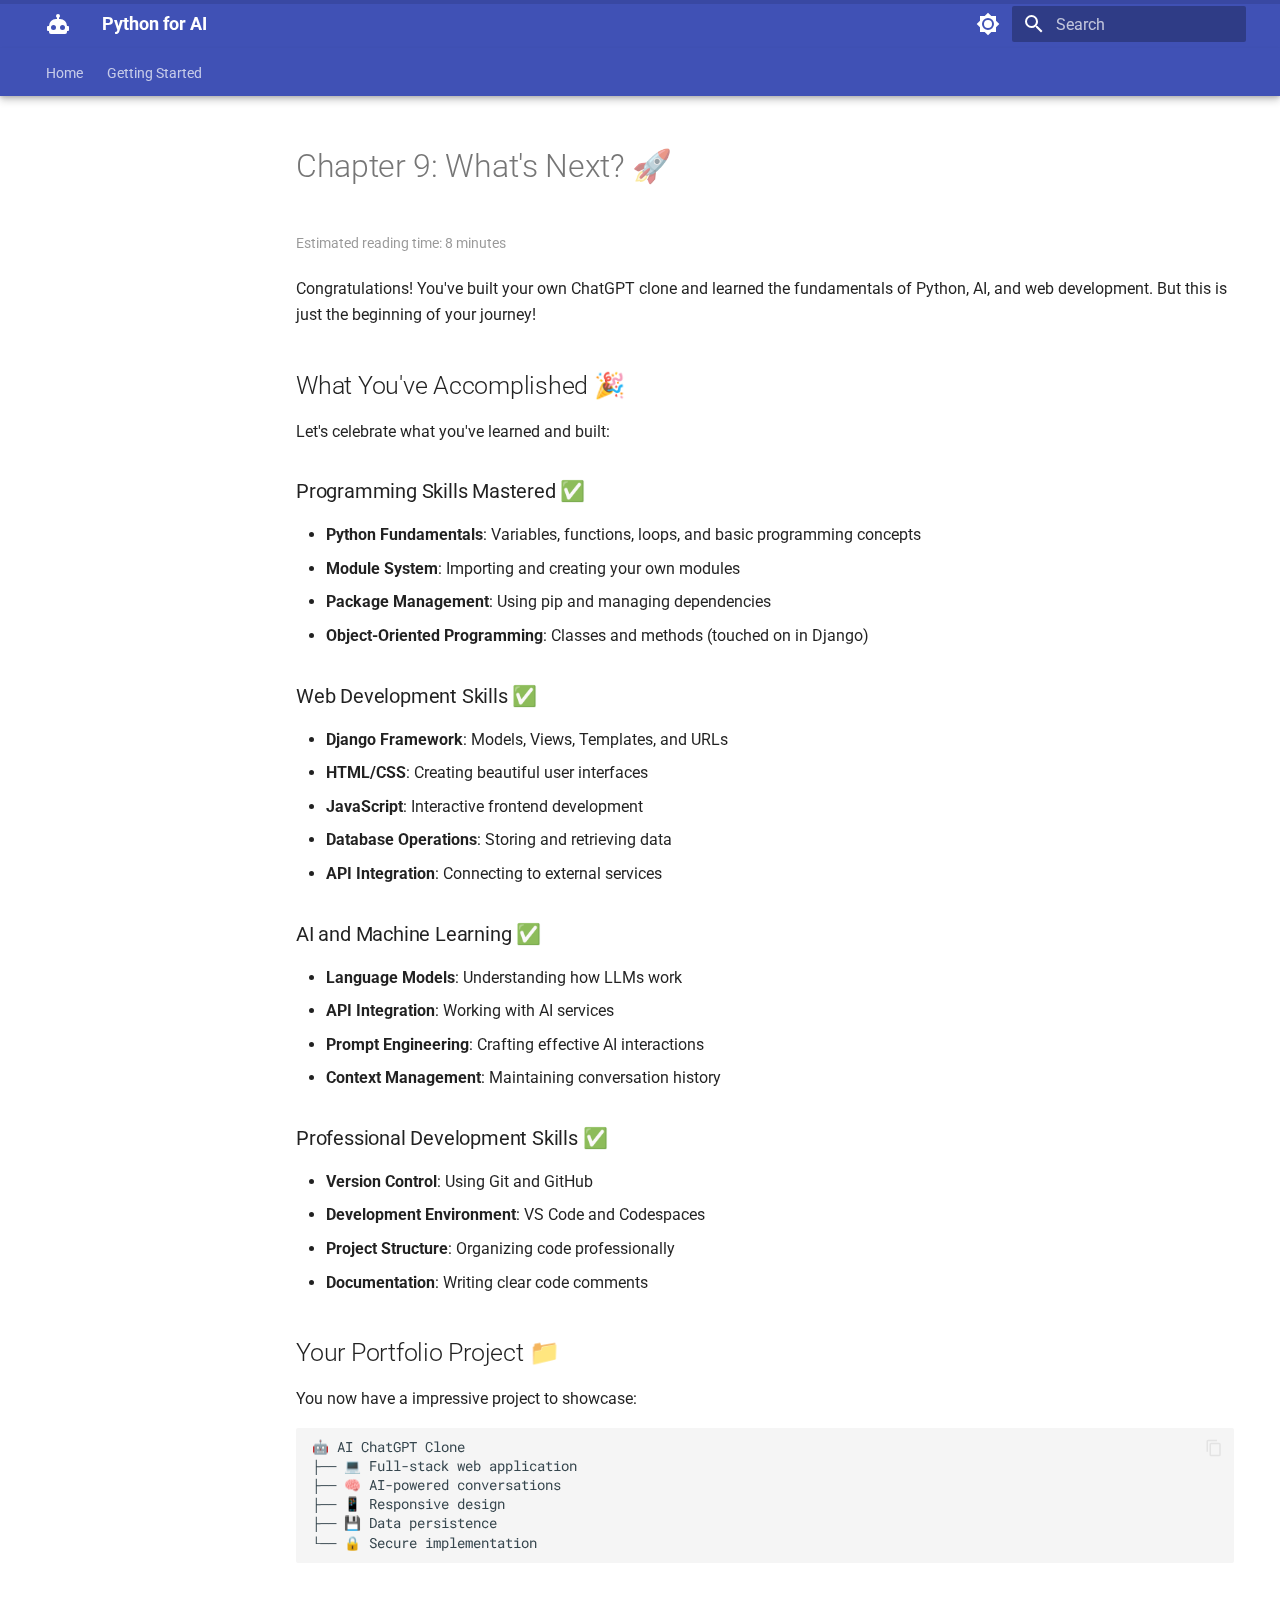
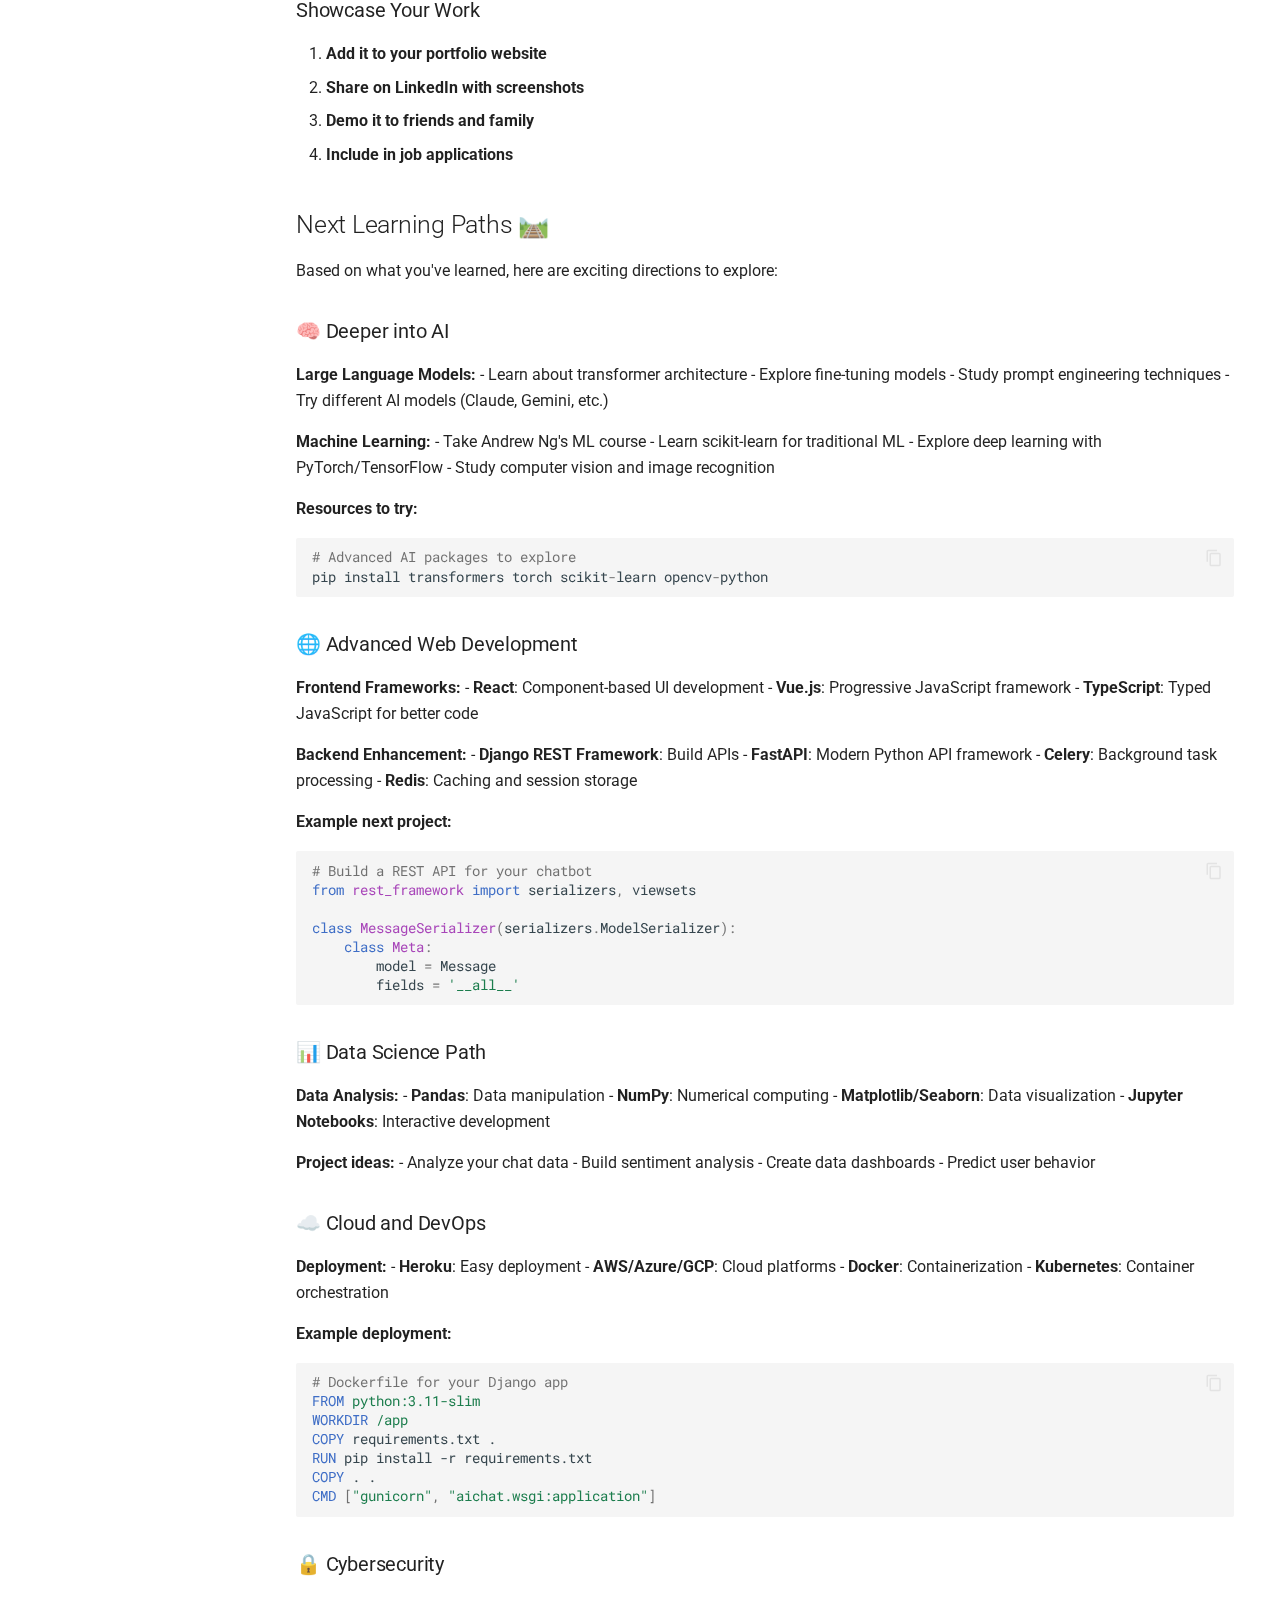
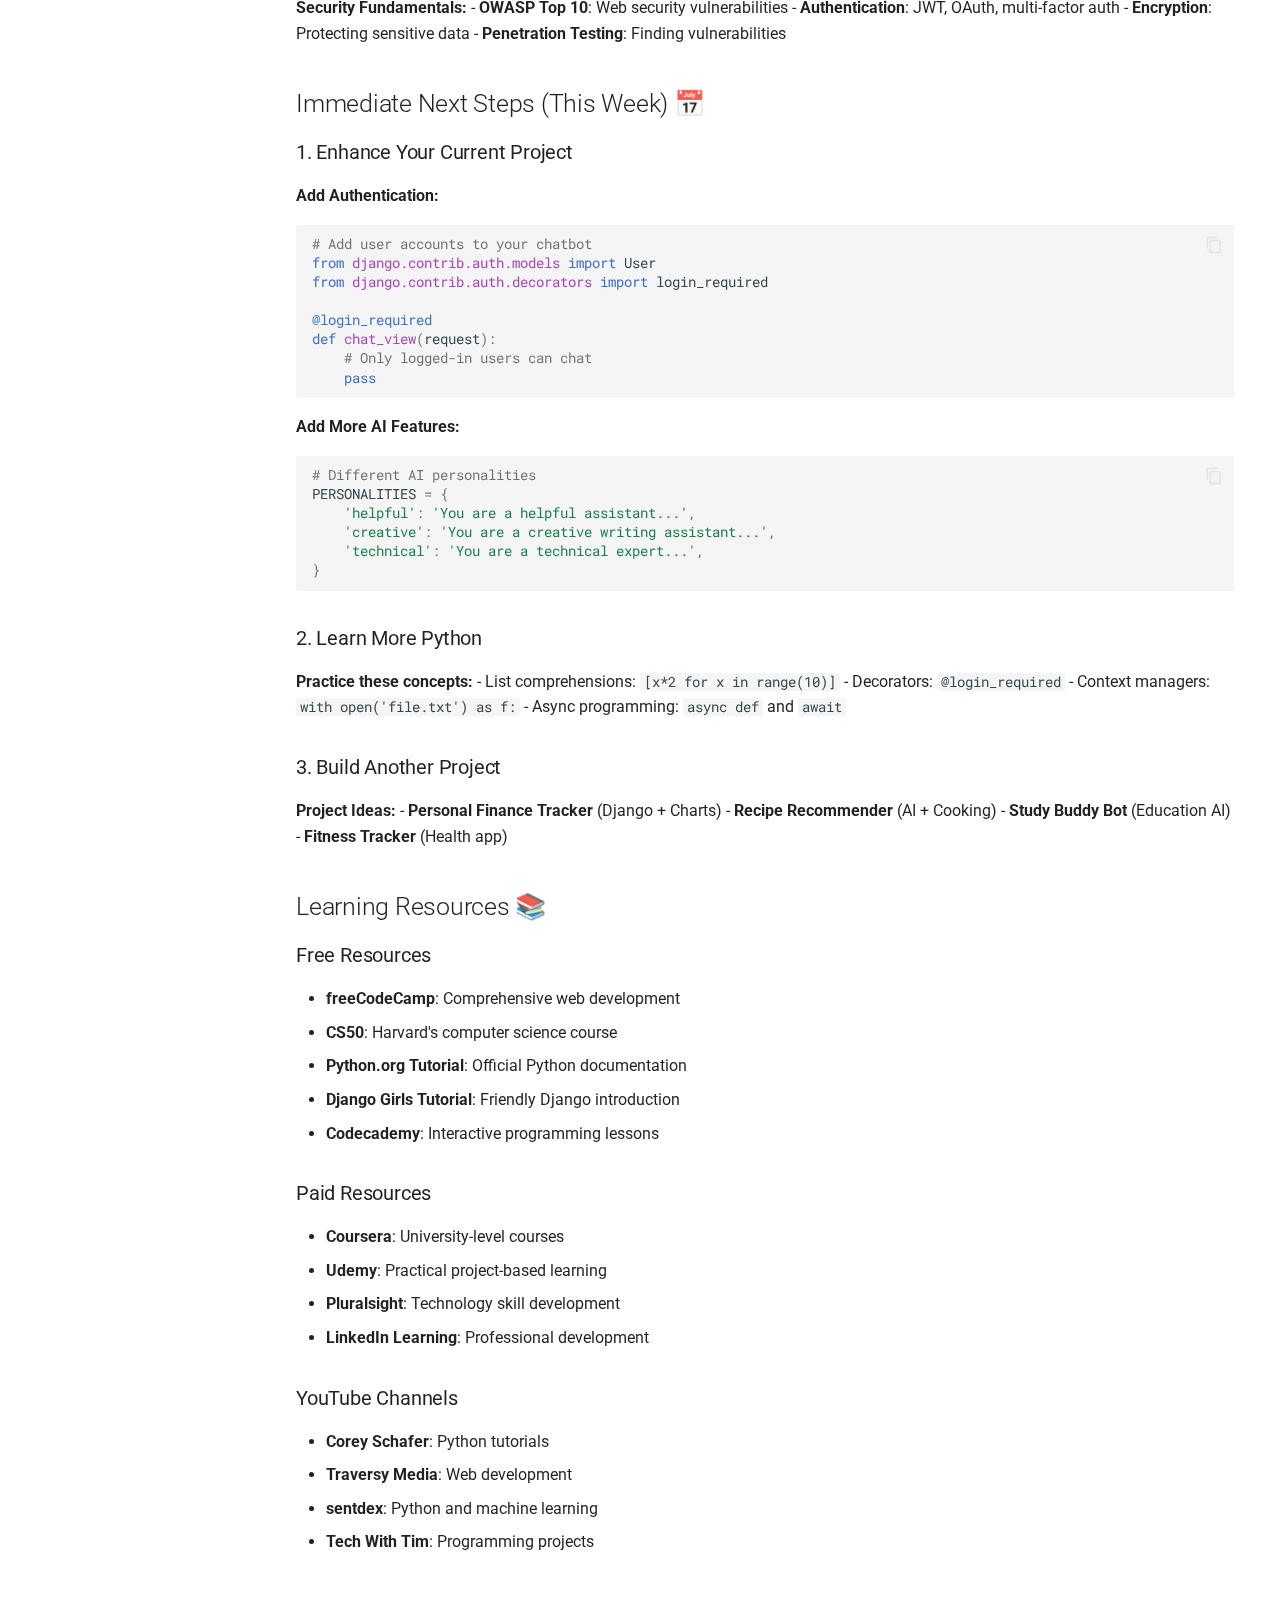
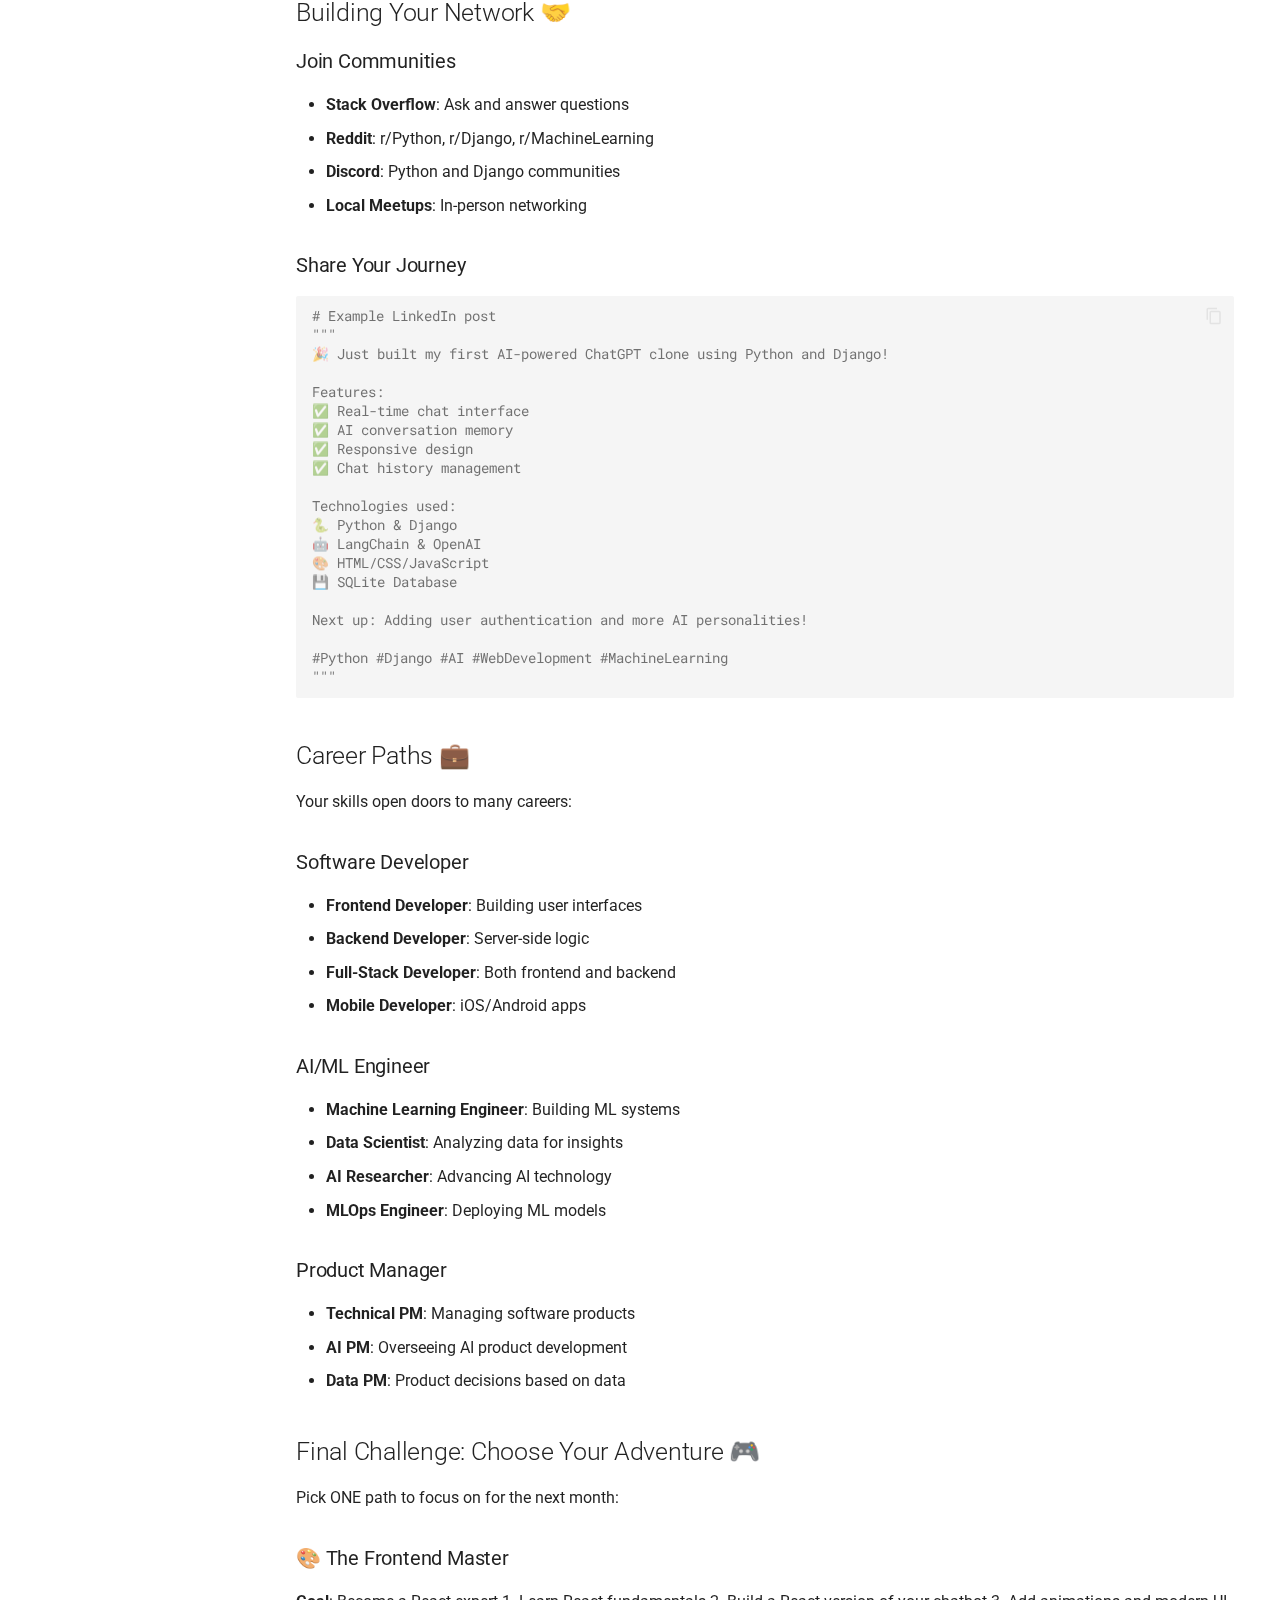
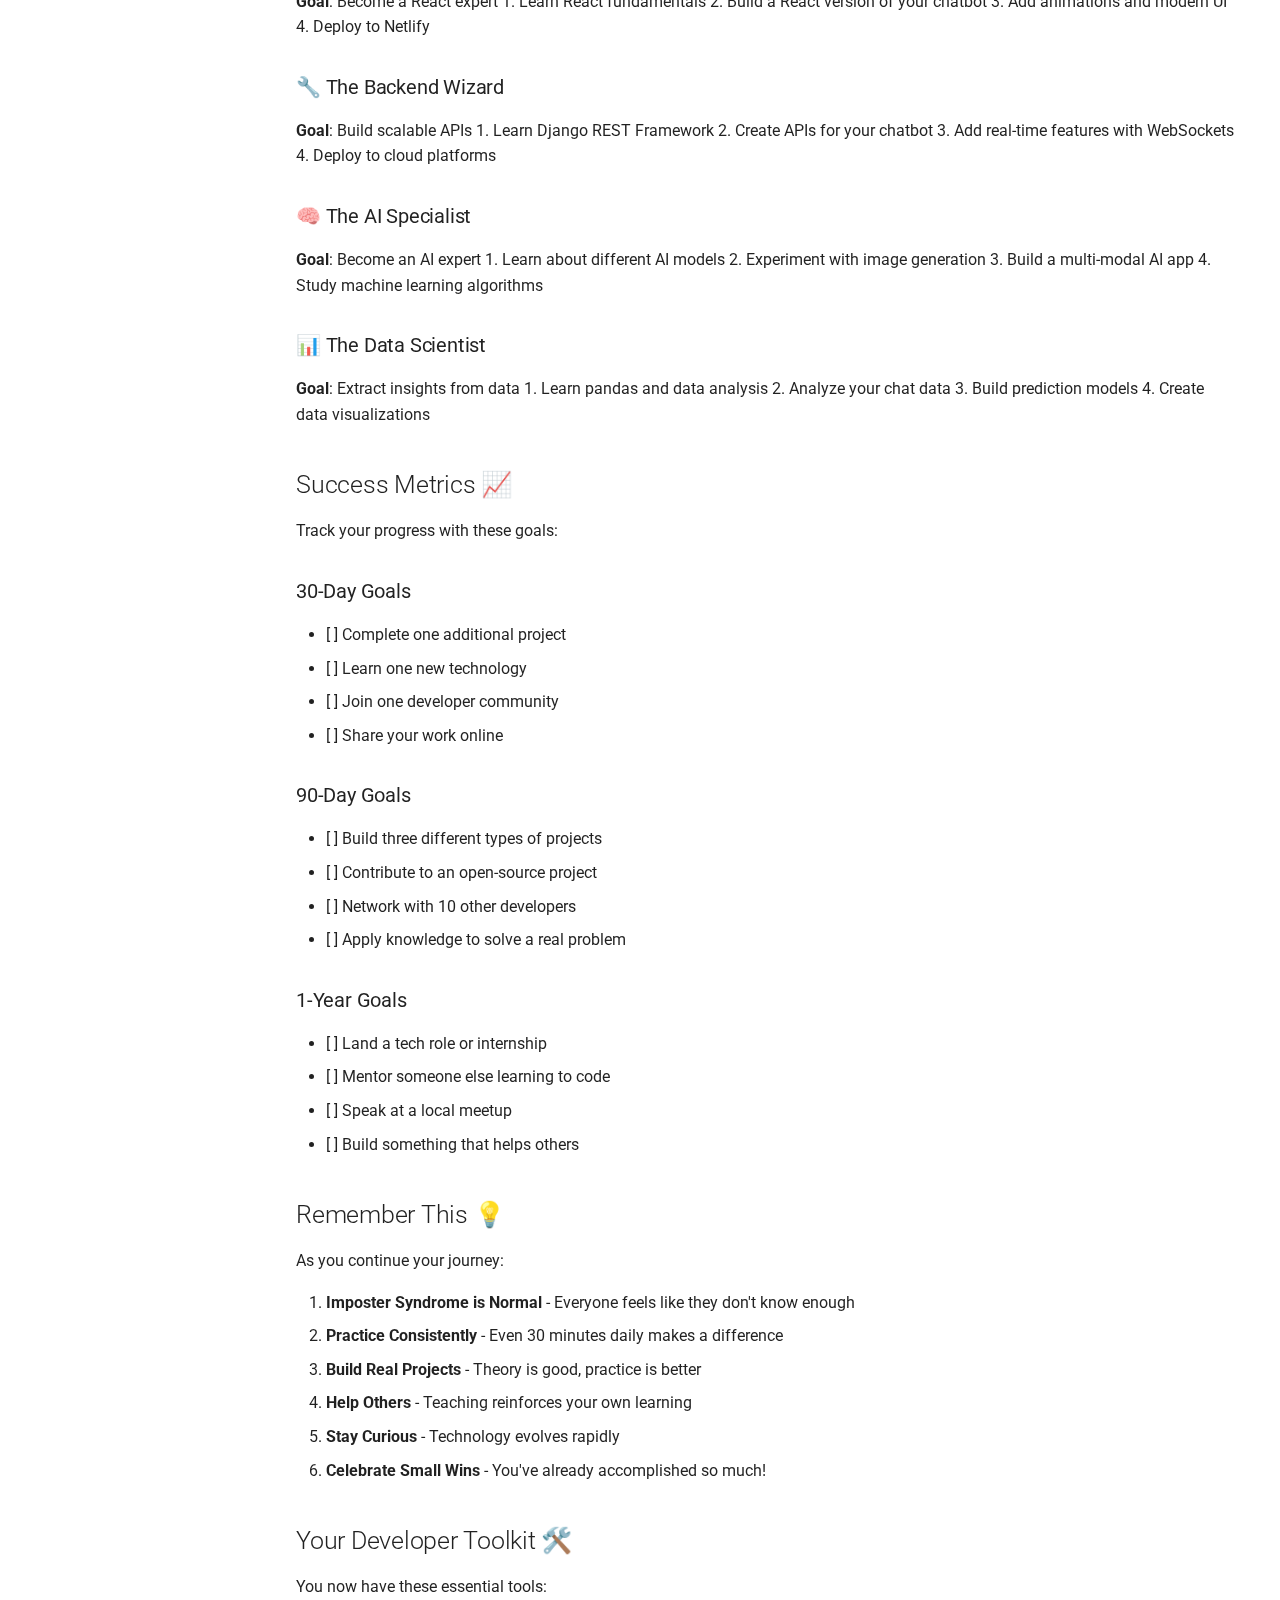
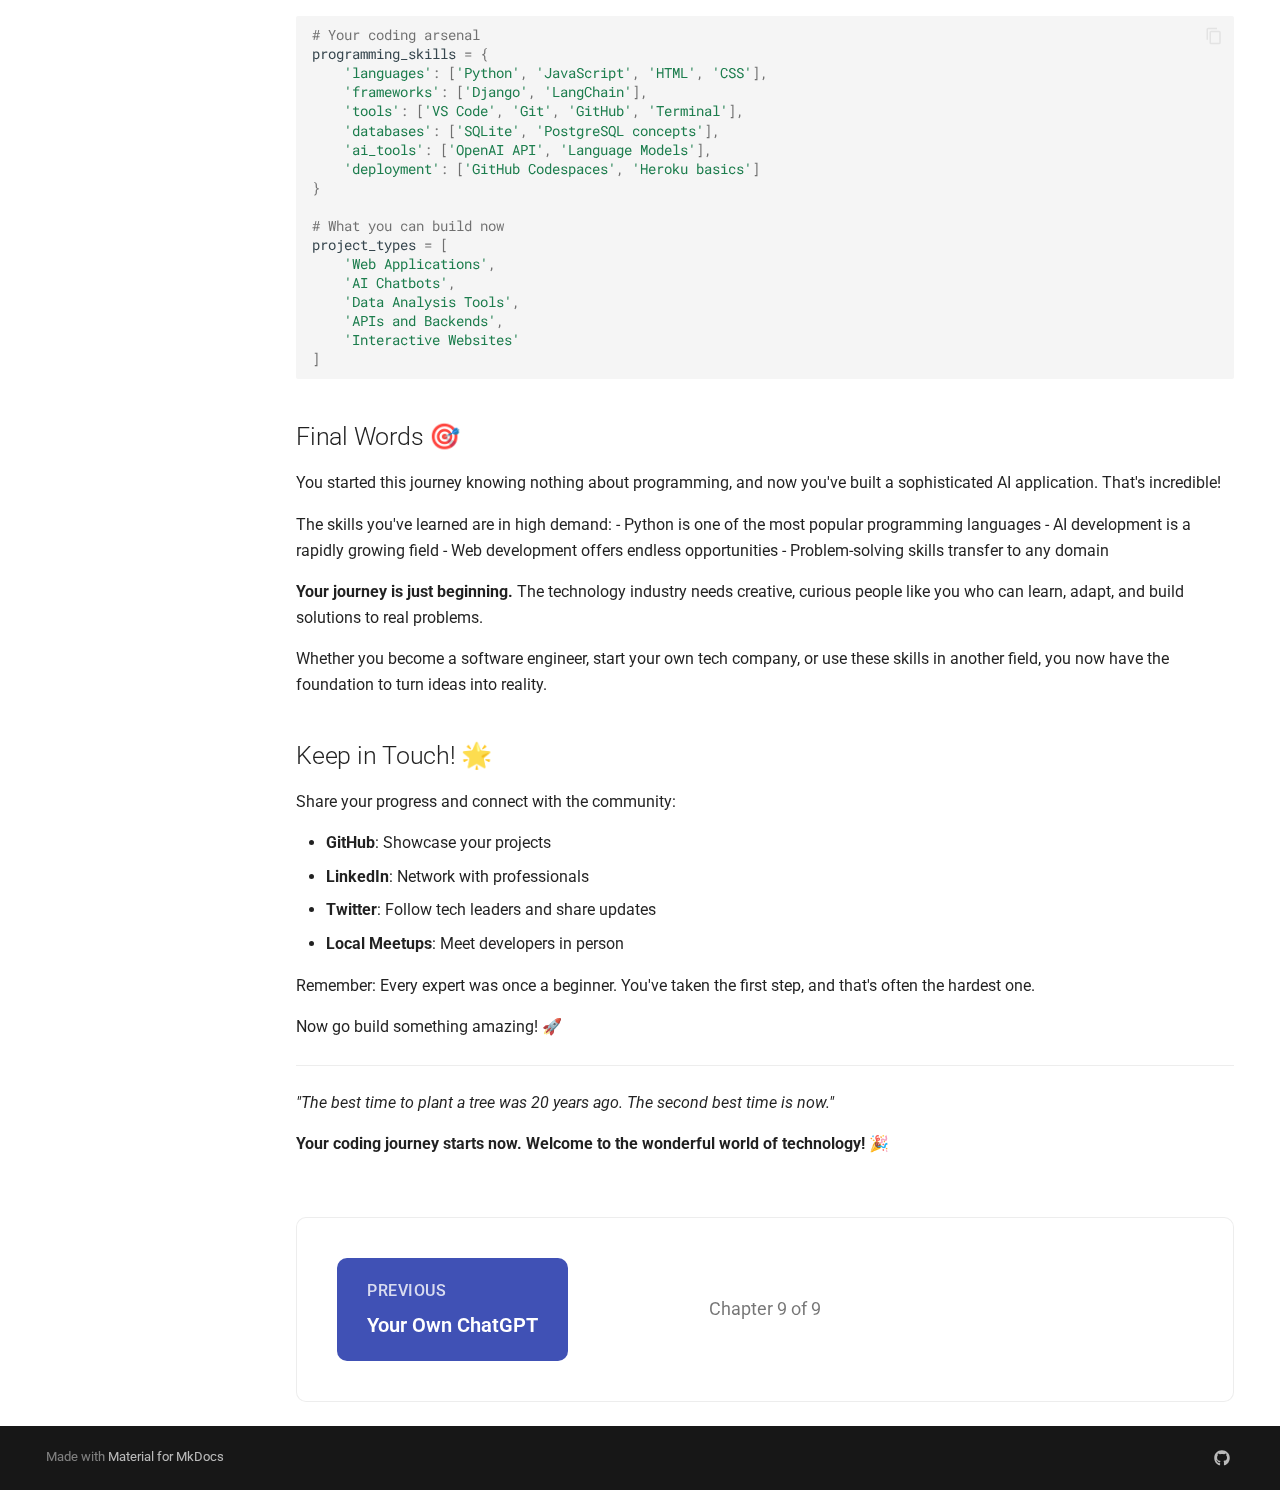
<file: python-ai-tutorial/site/unpublished/09-conclusion/index.html>
<!doctype html>
<html lang="en" class="no-js">
  <head>
    
      <meta charset="utf-8">
      <meta name="viewport" content="width=device-width,initial-scale=1">
      
        <meta name="description" content="Learn Python and AI by building amazing projects">
      
      
        <meta name="author" content="Your Name">
      
      
        <link rel="canonical" href="https://yourusername.github.io/python-for-ai/unpublished/09-conclusion/">
      
      
      
      
      <link rel="icon" href="../../assets/images/favicon.png">
      <meta name="generator" content="mkdocs-1.6.1, mkdocs-material-9.6.16">
    
    
      
        <title>Chapter 9: What's Next? 🚀 - Python for AI</title>
      
    
    
      <link rel="stylesheet" href="../../assets/stylesheets/main.7e37652d.min.css">
      
        
        <link rel="stylesheet" href="../../assets/stylesheets/palette.06af60db.min.css">
      
      


    
    
      
    
    
      
        
        
        <link rel="preconnect" href="https://fonts.gstatic.com" crossorigin>
        <link rel="stylesheet" href="https://fonts.googleapis.com/css?family=Roboto:300,300i,400,400i,700,700i%7CRoboto+Mono:400,400i,700,700i&display=fallback">
        <style>:root{--md-text-font:"Roboto";--md-code-font:"Roboto Mono"}</style>
      
    
    
      <link rel="stylesheet" href="../../stylesheets/extra.css">
    
    <script>__md_scope=new URL("../..",location),__md_hash=e=>[...e].reduce(((e,_)=>(e<<5)-e+_.charCodeAt(0)),0),__md_get=(e,_=localStorage,t=__md_scope)=>JSON.parse(_.getItem(t.pathname+"."+e)),__md_set=(e,_,t=localStorage,a=__md_scope)=>{try{t.setItem(a.pathname+"."+e,JSON.stringify(_))}catch(e){}}</script>
    
      
  


    
    
    
  </head>
  
  
    
    
      
    
    
    
    
    <body dir="ltr" data-md-color-scheme="default" data-md-color-primary="indigo" data-md-color-accent="pink">
  
    
    <input class="md-toggle" data-md-toggle="drawer" type="checkbox" id="__drawer" autocomplete="off">
    <input class="md-toggle" data-md-toggle="search" type="checkbox" id="__search" autocomplete="off">
    <label class="md-overlay" for="__drawer"></label>
    <div data-md-component="skip">
      
        
        <a href="#chapter-9-whats-next" class="md-skip">
          Skip to content
        </a>
      
    </div>
    <div data-md-component="announce">
      
    </div>
    
    
      

  

<header class="md-header md-header--shadow md-header--lifted" data-md-component="header">
  <nav class="md-header__inner md-grid" aria-label="Header">
    <a href="../.." title="Python for AI" class="md-header__button md-logo" aria-label="Python for AI" data-md-component="logo">
      
  
  <svg xmlns="http://www.w3.org/2000/svg" viewBox="0 0 24 24"><path d="M12 2a2 2 0 0 1 2 2c0 .74-.4 1.39-1 1.73V7h1a7 7 0 0 1 7 7h1a1 1 0 0 1 1 1v3a1 1 0 0 1-1 1h-1v1a2 2 0 0 1-2 2H5a2 2 0 0 1-2-2v-1H2a1 1 0 0 1-1-1v-3a1 1 0 0 1 1-1h1a7 7 0 0 1 7-7h1V5.73c-.6-.34-1-.99-1-1.73a2 2 0 0 1 2-2M7.5 13A2.5 2.5 0 0 0 5 15.5 2.5 2.5 0 0 0 7.5 18a2.5 2.5 0 0 0 2.5-2.5A2.5 2.5 0 0 0 7.5 13m9 0a2.5 2.5 0 0 0-2.5 2.5 2.5 2.5 0 0 0 2.5 2.5 2.5 2.5 0 0 0 2.5-2.5 2.5 2.5 0 0 0-2.5-2.5"/></svg>

    </a>
    <label class="md-header__button md-icon" for="__drawer">
      
      <svg xmlns="http://www.w3.org/2000/svg" viewBox="0 0 24 24"><path d="M3 6h18v2H3zm0 5h18v2H3zm0 5h18v2H3z"/></svg>
    </label>
    <div class="md-header__title" data-md-component="header-title">
      <div class="md-header__ellipsis">
        <div class="md-header__topic">
          <span class="md-ellipsis">
            Python for AI
          </span>
        </div>
        <div class="md-header__topic" data-md-component="header-topic">
          <span class="md-ellipsis">
            
              Chapter 9: What's Next? 🚀
            
          </span>
        </div>
      </div>
    </div>
    
      
        <form class="md-header__option" data-md-component="palette">
  
    
    
    
    <input class="md-option" data-md-color-media="" data-md-color-scheme="default" data-md-color-primary="indigo" data-md-color-accent="pink"  aria-label="Switch to dark mode"  type="radio" name="__palette" id="__palette_0">
    
      <label class="md-header__button md-icon" title="Switch to dark mode" for="__palette_1" hidden>
        <svg xmlns="http://www.w3.org/2000/svg" viewBox="0 0 24 24"><path d="M12 8a4 4 0 0 0-4 4 4 4 0 0 0 4 4 4 4 0 0 0 4-4 4 4 0 0 0-4-4m0 10a6 6 0 0 1-6-6 6 6 0 0 1 6-6 6 6 0 0 1 6 6 6 6 0 0 1-6 6m8-9.31V4h-4.69L12 .69 8.69 4H4v4.69L.69 12 4 15.31V20h4.69L12 23.31 15.31 20H20v-4.69L23.31 12z"/></svg>
      </label>
    
  
    
    
    
    <input class="md-option" data-md-color-media="" data-md-color-scheme="slate" data-md-color-primary="indigo" data-md-color-accent="pink"  aria-label="Switch to light mode"  type="radio" name="__palette" id="__palette_1">
    
      <label class="md-header__button md-icon" title="Switch to light mode" for="__palette_0" hidden>
        <svg xmlns="http://www.w3.org/2000/svg" viewBox="0 0 24 24"><path d="M12 18c-.89 0-1.74-.2-2.5-.55C11.56 16.5 13 14.42 13 12s-1.44-4.5-3.5-5.45C10.26 6.2 11.11 6 12 6a6 6 0 0 1 6 6 6 6 0 0 1-6 6m8-9.31V4h-4.69L12 .69 8.69 4H4v4.69L.69 12 4 15.31V20h4.69L12 23.31 15.31 20H20v-4.69L23.31 12z"/></svg>
      </label>
    
  
</form>
      
    
    
      <script>var palette=__md_get("__palette");if(palette&&palette.color){if("(prefers-color-scheme)"===palette.color.media){var media=matchMedia("(prefers-color-scheme: light)"),input=document.querySelector(media.matches?"[data-md-color-media='(prefers-color-scheme: light)']":"[data-md-color-media='(prefers-color-scheme: dark)']");palette.color.media=input.getAttribute("data-md-color-media"),palette.color.scheme=input.getAttribute("data-md-color-scheme"),palette.color.primary=input.getAttribute("data-md-color-primary"),palette.color.accent=input.getAttribute("data-md-color-accent")}for(var[key,value]of Object.entries(palette.color))document.body.setAttribute("data-md-color-"+key,value)}</script>
    
    
    
      
      
        <label class="md-header__button md-icon" for="__search">
          
          <svg xmlns="http://www.w3.org/2000/svg" viewBox="0 0 24 24"><path d="M9.5 3A6.5 6.5 0 0 1 16 9.5c0 1.61-.59 3.09-1.56 4.23l.27.27h.79l5 5-1.5 1.5-5-5v-.79l-.27-.27A6.52 6.52 0 0 1 9.5 16 6.5 6.5 0 0 1 3 9.5 6.5 6.5 0 0 1 9.5 3m0 2C7 5 5 7 5 9.5S7 14 9.5 14 14 12 14 9.5 12 5 9.5 5"/></svg>
        </label>
        <div class="md-search" data-md-component="search" role="dialog">
  <label class="md-search__overlay" for="__search"></label>
  <div class="md-search__inner" role="search">
    <form class="md-search__form" name="search">
      <input type="text" class="md-search__input" name="query" aria-label="Search" placeholder="Search" autocapitalize="off" autocorrect="off" autocomplete="off" spellcheck="false" data-md-component="search-query" required>
      <label class="md-search__icon md-icon" for="__search">
        
        <svg xmlns="http://www.w3.org/2000/svg" viewBox="0 0 24 24"><path d="M9.5 3A6.5 6.5 0 0 1 16 9.5c0 1.61-.59 3.09-1.56 4.23l.27.27h.79l5 5-1.5 1.5-5-5v-.79l-.27-.27A6.52 6.52 0 0 1 9.5 16 6.5 6.5 0 0 1 3 9.5 6.5 6.5 0 0 1 9.5 3m0 2C7 5 5 7 5 9.5S7 14 9.5 14 14 12 14 9.5 12 5 9.5 5"/></svg>
        
        <svg xmlns="http://www.w3.org/2000/svg" viewBox="0 0 24 24"><path d="M20 11v2H8l5.5 5.5-1.42 1.42L4.16 12l7.92-7.92L13.5 5.5 8 11z"/></svg>
      </label>
      <nav class="md-search__options" aria-label="Search">
        
          <a href="javascript:void(0)" class="md-search__icon md-icon" title="Share" aria-label="Share" data-clipboard data-clipboard-text="" data-md-component="search-share" tabindex="-1">
            
            <svg xmlns="http://www.w3.org/2000/svg" viewBox="0 0 24 24"><path d="M18 16.08c-.76 0-1.44.3-1.96.77L8.91 12.7c.05-.23.09-.46.09-.7s-.04-.47-.09-.7l7.05-4.11c.54.5 1.25.81 2.04.81a3 3 0 0 0 3-3 3 3 0 0 0-3-3 3 3 0 0 0-3 3c0 .24.04.47.09.7L8.04 9.81C7.5 9.31 6.79 9 6 9a3 3 0 0 0-3 3 3 3 0 0 0 3 3c.79 0 1.5-.31 2.04-.81l7.12 4.15c-.05.21-.08.43-.08.66 0 1.61 1.31 2.91 2.92 2.91s2.92-1.3 2.92-2.91A2.92 2.92 0 0 0 18 16.08"/></svg>
          </a>
        
        <button type="reset" class="md-search__icon md-icon" title="Clear" aria-label="Clear" tabindex="-1">
          
          <svg xmlns="http://www.w3.org/2000/svg" viewBox="0 0 24 24"><path d="M19 6.41 17.59 5 12 10.59 6.41 5 5 6.41 10.59 12 5 17.59 6.41 19 12 13.41 17.59 19 19 17.59 13.41 12z"/></svg>
        </button>
      </nav>
      
    </form>
    <div class="md-search__output">
      <div class="md-search__scrollwrap" tabindex="0" data-md-scrollfix>
        <div class="md-search-result" data-md-component="search-result">
          <div class="md-search-result__meta">
            Initializing search
          </div>
          <ol class="md-search-result__list" role="presentation"></ol>
        </div>
      </div>
    </div>
  </div>
</div>
      
    
    
  </nav>
  
    
      
<nav class="md-tabs" aria-label="Tabs" data-md-component="tabs">
  <div class="md-grid">
    <ul class="md-tabs__list">
      
        
  
  
  
  
    <li class="md-tabs__item">
      <a href="../.." class="md-tabs__link">
        
  
  
    
  
  Home

      </a>
    </li>
  

      
        
  
  
  
  
    
    
      <li class="md-tabs__item">
        <a href="../../01-code-editor/" class="md-tabs__link">
          
  
  
  Getting Started

        </a>
      </li>
    
  

      
    </ul>
  </div>
</nav>
    
  
</header>
    
    <div class="md-container" data-md-component="container">
      
      
        
      
      <main class="md-main" data-md-component="main">
        <div class="md-main__inner md-grid">
          
            
              
              <div class="md-sidebar md-sidebar--primary" data-md-component="sidebar" data-md-type="navigation" >
                <div class="md-sidebar__scrollwrap">
                  <div class="md-sidebar__inner">
                    


  


  

<nav class="md-nav md-nav--primary md-nav--lifted md-nav--integrated" aria-label="Navigation" data-md-level="0">
  <label class="md-nav__title" for="__drawer">
    <a href="../.." title="Python for AI" class="md-nav__button md-logo" aria-label="Python for AI" data-md-component="logo">
      
  
  <svg xmlns="http://www.w3.org/2000/svg" viewBox="0 0 24 24"><path d="M12 2a2 2 0 0 1 2 2c0 .74-.4 1.39-1 1.73V7h1a7 7 0 0 1 7 7h1a1 1 0 0 1 1 1v3a1 1 0 0 1-1 1h-1v1a2 2 0 0 1-2 2H5a2 2 0 0 1-2-2v-1H2a1 1 0 0 1-1-1v-3a1 1 0 0 1 1-1h1a7 7 0 0 1 7-7h1V5.73c-.6-.34-1-.99-1-1.73a2 2 0 0 1 2-2M7.5 13A2.5 2.5 0 0 0 5 15.5 2.5 2.5 0 0 0 7.5 18a2.5 2.5 0 0 0 2.5-2.5A2.5 2.5 0 0 0 7.5 13m9 0a2.5 2.5 0 0 0-2.5 2.5 2.5 2.5 0 0 0 2.5 2.5 2.5 2.5 0 0 0 2.5-2.5 2.5 2.5 0 0 0-2.5-2.5"/></svg>

    </a>
    Python for AI
  </label>
  
  <ul class="md-nav__list" data-md-scrollfix>
    
      
      
  
  
  
  
    <li class="md-nav__item">
      <a href="../.." class="md-nav__link">
        
  
  
  <span class="md-ellipsis">
    Home
    
  </span>
  

      </a>
    </li>
  

    
      
      
  
  
  
  
    
    
    
    
      
      
        
      
    
    
    <li class="md-nav__item md-nav__item--nested">
      
        
        
          
        
        <input class="md-nav__toggle md-toggle md-toggle--indeterminate" type="checkbox" id="__nav_2" >
        
          
          <label class="md-nav__link" for="__nav_2" id="__nav_2_label" tabindex="0">
            
  
  
  <span class="md-ellipsis">
    Getting Started
    
  </span>
  

            <span class="md-nav__icon md-icon"></span>
          </label>
        
        <nav class="md-nav" data-md-level="1" aria-labelledby="__nav_2_label" aria-expanded="false">
          <label class="md-nav__title" for="__nav_2">
            <span class="md-nav__icon md-icon"></span>
            Getting Started
          </label>
          <ul class="md-nav__list" data-md-scrollfix>
            
              
                
  
  
  
  
    <li class="md-nav__item">
      <a href="../../01-code-editor/" class="md-nav__link">
        
  
  
  <span class="md-ellipsis">
    1. Your First Code Editor
    
  </span>
  

      </a>
    </li>
  

              
            
          </ul>
        </nav>
      
    </li>
  

    
  </ul>
</nav>
                  </div>
                </div>
              </div>
            
            
          
          
            <div class="md-content" data-md-component="content">
              <article class="md-content__inner md-typeset">
                
                  



<h1 id="chapter-9-whats-next">Chapter 9: What's Next? 🚀<a class="headerlink" href="#chapter-9-whats-next" title="Permanent link">&para;</a></h1>
<p>Congratulations! You've built your own ChatGPT clone and learned the fundamentals of Python, AI, and web development. But this is just the beginning of your journey!</p>
<h2 id="what-youve-accomplished">What You've Accomplished 🎉<a class="headerlink" href="#what-youve-accomplished" title="Permanent link">&para;</a></h2>
<p>Let's celebrate what you've learned and built:</p>
<h3 id="programming-skills-mastered">Programming Skills Mastered ✅<a class="headerlink" href="#programming-skills-mastered" title="Permanent link">&para;</a></h3>
<ul>
<li><strong>Python Fundamentals</strong>: Variables, functions, loops, and basic programming concepts</li>
<li><strong>Module System</strong>: Importing and creating your own modules</li>
<li><strong>Package Management</strong>: Using pip and managing dependencies</li>
<li><strong>Object-Oriented Programming</strong>: Classes and methods (touched on in Django)</li>
</ul>
<h3 id="web-development-skills">Web Development Skills ✅<a class="headerlink" href="#web-development-skills" title="Permanent link">&para;</a></h3>
<ul>
<li><strong>Django Framework</strong>: Models, Views, Templates, and URLs</li>
<li><strong>HTML/CSS</strong>: Creating beautiful user interfaces</li>
<li><strong>JavaScript</strong>: Interactive frontend development</li>
<li><strong>Database Operations</strong>: Storing and retrieving data</li>
<li><strong>API Integration</strong>: Connecting to external services</li>
</ul>
<h3 id="ai-and-machine-learning">AI and Machine Learning ✅<a class="headerlink" href="#ai-and-machine-learning" title="Permanent link">&para;</a></h3>
<ul>
<li><strong>Language Models</strong>: Understanding how LLMs work</li>
<li><strong>API Integration</strong>: Working with AI services</li>
<li><strong>Prompt Engineering</strong>: Crafting effective AI interactions</li>
<li><strong>Context Management</strong>: Maintaining conversation history</li>
</ul>
<h3 id="professional-development-skills">Professional Development Skills ✅<a class="headerlink" href="#professional-development-skills" title="Permanent link">&para;</a></h3>
<ul>
<li><strong>Version Control</strong>: Using Git and GitHub</li>
<li><strong>Development Environment</strong>: VS Code and Codespaces</li>
<li><strong>Project Structure</strong>: Organizing code professionally</li>
<li><strong>Documentation</strong>: Writing clear code comments</li>
</ul>
<h2 id="your-portfolio-project">Your Portfolio Project 📁<a class="headerlink" href="#your-portfolio-project" title="Permanent link">&para;</a></h2>
<p>You now have a impressive project to showcase:</p>
<div class="highlight"><pre><span></span><code><a id="__codelineno-0-1" name="__codelineno-0-1" href="#__codelineno-0-1"></a>🤖 AI ChatGPT Clone
<a id="__codelineno-0-2" name="__codelineno-0-2" href="#__codelineno-0-2"></a>├── 💻 Full-stack web application
<a id="__codelineno-0-3" name="__codelineno-0-3" href="#__codelineno-0-3"></a>├── 🧠 AI-powered conversations
<a id="__codelineno-0-4" name="__codelineno-0-4" href="#__codelineno-0-4"></a>├── 📱 Responsive design
<a id="__codelineno-0-5" name="__codelineno-0-5" href="#__codelineno-0-5"></a>├── 💾 Data persistence
<a id="__codelineno-0-6" name="__codelineno-0-6" href="#__codelineno-0-6"></a>└── 🔒 Secure implementation
</code></pre></div>
<h3 id="showcase-your-work">Showcase Your Work<a class="headerlink" href="#showcase-your-work" title="Permanent link">&para;</a></h3>
<ol>
<li><strong>Add it to your portfolio website</strong></li>
<li><strong>Share on LinkedIn with screenshots</strong></li>
<li><strong>Demo it to friends and family</strong></li>
<li><strong>Include in job applications</strong></li>
</ol>
<h2 id="next-learning-paths">Next Learning Paths 🛤️<a class="headerlink" href="#next-learning-paths" title="Permanent link">&para;</a></h2>
<p>Based on what you've learned, here are exciting directions to explore:</p>
<h3 id="deeper-into-ai">🧠 Deeper into AI<a class="headerlink" href="#deeper-into-ai" title="Permanent link">&para;</a></h3>
<p><strong>Large Language Models:</strong>
- Learn about transformer architecture
- Explore fine-tuning models
- Study prompt engineering techniques
- Try different AI models (Claude, Gemini, etc.)</p>
<p><strong>Machine Learning:</strong>
- Take Andrew Ng's ML course
- Learn scikit-learn for traditional ML
- Explore deep learning with PyTorch/TensorFlow
- Study computer vision and image recognition</p>
<p><strong>Resources to try:</strong>
<div class="highlight"><pre><span></span><code><a id="__codelineno-1-1" name="__codelineno-1-1" href="#__codelineno-1-1"></a><span class="c1"># Advanced AI packages to explore</span>
<a id="__codelineno-1-2" name="__codelineno-1-2" href="#__codelineno-1-2"></a><span class="n">pip</span> <span class="n">install</span> <span class="n">transformers</span> <span class="n">torch</span> <span class="n">scikit</span><span class="o">-</span><span class="n">learn</span> <span class="n">opencv</span><span class="o">-</span><span class="n">python</span>
</code></pre></div></p>
<h3 id="advanced-web-development">🌐 Advanced Web Development<a class="headerlink" href="#advanced-web-development" title="Permanent link">&para;</a></h3>
<p><strong>Frontend Frameworks:</strong>
- <strong>React</strong>: Component-based UI development
- <strong>Vue.js</strong>: Progressive JavaScript framework
- <strong>TypeScript</strong>: Typed JavaScript for better code</p>
<p><strong>Backend Enhancement:</strong>
- <strong>Django REST Framework</strong>: Build APIs
- <strong>FastAPI</strong>: Modern Python API framework
- <strong>Celery</strong>: Background task processing
- <strong>Redis</strong>: Caching and session storage</p>
<p><strong>Example next project:</strong>
<div class="highlight"><pre><span></span><code><a id="__codelineno-2-1" name="__codelineno-2-1" href="#__codelineno-2-1"></a><span class="c1"># Build a REST API for your chatbot</span>
<a id="__codelineno-2-2" name="__codelineno-2-2" href="#__codelineno-2-2"></a><span class="kn">from</span><span class="w"> </span><span class="nn">rest_framework</span><span class="w"> </span><span class="kn">import</span> <span class="n">serializers</span><span class="p">,</span> <span class="n">viewsets</span>
<a id="__codelineno-2-3" name="__codelineno-2-3" href="#__codelineno-2-3"></a>
<a id="__codelineno-2-4" name="__codelineno-2-4" href="#__codelineno-2-4"></a><span class="k">class</span><span class="w"> </span><span class="nc">MessageSerializer</span><span class="p">(</span><span class="n">serializers</span><span class="o">.</span><span class="n">ModelSerializer</span><span class="p">):</span>
<a id="__codelineno-2-5" name="__codelineno-2-5" href="#__codelineno-2-5"></a>    <span class="k">class</span><span class="w"> </span><span class="nc">Meta</span><span class="p">:</span>
<a id="__codelineno-2-6" name="__codelineno-2-6" href="#__codelineno-2-6"></a>        <span class="n">model</span> <span class="o">=</span> <span class="n">Message</span>
<a id="__codelineno-2-7" name="__codelineno-2-7" href="#__codelineno-2-7"></a>        <span class="n">fields</span> <span class="o">=</span> <span class="s1">&#39;__all__&#39;</span>
</code></pre></div></p>
<h3 id="data-science-path">📊 Data Science Path<a class="headerlink" href="#data-science-path" title="Permanent link">&para;</a></h3>
<p><strong>Data Analysis:</strong>
- <strong>Pandas</strong>: Data manipulation
- <strong>NumPy</strong>: Numerical computing
- <strong>Matplotlib/Seaborn</strong>: Data visualization
- <strong>Jupyter Notebooks</strong>: Interactive development</p>
<p><strong>Project ideas:</strong>
- Analyze your chat data
- Build sentiment analysis
- Create data dashboards
- Predict user behavior</p>
<h3 id="cloud-and-devops">☁️ Cloud and DevOps<a class="headerlink" href="#cloud-and-devops" title="Permanent link">&para;</a></h3>
<p><strong>Deployment:</strong>
- <strong>Heroku</strong>: Easy deployment
- <strong>AWS/Azure/GCP</strong>: Cloud platforms
- <strong>Docker</strong>: Containerization
- <strong>Kubernetes</strong>: Container orchestration</p>
<p><strong>Example deployment:</strong>
<div class="highlight"><pre><span></span><code><a id="__codelineno-3-1" name="__codelineno-3-1" href="#__codelineno-3-1"></a><span class="c"># Dockerfile for your Django app</span>
<a id="__codelineno-3-2" name="__codelineno-3-2" href="#__codelineno-3-2"></a><span class="k">FROM</span><span class="w"> </span><span class="s">python:3.11-slim</span>
<a id="__codelineno-3-3" name="__codelineno-3-3" href="#__codelineno-3-3"></a><span class="k">WORKDIR</span><span class="w"> </span><span class="s">/app</span>
<a id="__codelineno-3-4" name="__codelineno-3-4" href="#__codelineno-3-4"></a><span class="k">COPY</span><span class="w"> </span>requirements.txt<span class="w"> </span>.
<a id="__codelineno-3-5" name="__codelineno-3-5" href="#__codelineno-3-5"></a><span class="k">RUN</span><span class="w"> </span>pip<span class="w"> </span>install<span class="w"> </span>-r<span class="w"> </span>requirements.txt
<a id="__codelineno-3-6" name="__codelineno-3-6" href="#__codelineno-3-6"></a><span class="k">COPY</span><span class="w"> </span>.<span class="w"> </span>.
<a id="__codelineno-3-7" name="__codelineno-3-7" href="#__codelineno-3-7"></a><span class="k">CMD</span><span class="w"> </span><span class="p">[</span><span class="s2">&quot;gunicorn&quot;</span><span class="p">,</span><span class="w"> </span><span class="s2">&quot;aichat.wsgi:application&quot;</span><span class="p">]</span>
</code></pre></div></p>
<h3 id="cybersecurity">🔒 Cybersecurity<a class="headerlink" href="#cybersecurity" title="Permanent link">&para;</a></h3>
<p><strong>Security Fundamentals:</strong>
- <strong>OWASP Top 10</strong>: Web security vulnerabilities
- <strong>Authentication</strong>: JWT, OAuth, multi-factor auth
- <strong>Encryption</strong>: Protecting sensitive data
- <strong>Penetration Testing</strong>: Finding vulnerabilities</p>
<h2 id="immediate-next-steps-this-week">Immediate Next Steps (This Week) 📅<a class="headerlink" href="#immediate-next-steps-this-week" title="Permanent link">&para;</a></h2>
<h3 id="1-enhance-your-current-project">1. Enhance Your Current Project<a class="headerlink" href="#1-enhance-your-current-project" title="Permanent link">&para;</a></h3>
<p><strong>Add Authentication:</strong>
<div class="highlight"><pre><span></span><code><a id="__codelineno-4-1" name="__codelineno-4-1" href="#__codelineno-4-1"></a><span class="c1"># Add user accounts to your chatbot</span>
<a id="__codelineno-4-2" name="__codelineno-4-2" href="#__codelineno-4-2"></a><span class="kn">from</span><span class="w"> </span><span class="nn">django.contrib.auth.models</span><span class="w"> </span><span class="kn">import</span> <span class="n">User</span>
<a id="__codelineno-4-3" name="__codelineno-4-3" href="#__codelineno-4-3"></a><span class="kn">from</span><span class="w"> </span><span class="nn">django.contrib.auth.decorators</span><span class="w"> </span><span class="kn">import</span> <span class="n">login_required</span>
<a id="__codelineno-4-4" name="__codelineno-4-4" href="#__codelineno-4-4"></a>
<a id="__codelineno-4-5" name="__codelineno-4-5" href="#__codelineno-4-5"></a><span class="nd">@login_required</span>
<a id="__codelineno-4-6" name="__codelineno-4-6" href="#__codelineno-4-6"></a><span class="k">def</span><span class="w"> </span><span class="nf">chat_view</span><span class="p">(</span><span class="n">request</span><span class="p">):</span>
<a id="__codelineno-4-7" name="__codelineno-4-7" href="#__codelineno-4-7"></a>    <span class="c1"># Only logged-in users can chat</span>
<a id="__codelineno-4-8" name="__codelineno-4-8" href="#__codelineno-4-8"></a>    <span class="k">pass</span>
</code></pre></div></p>
<p><strong>Add More AI Features:</strong>
<div class="highlight"><pre><span></span><code><a id="__codelineno-5-1" name="__codelineno-5-1" href="#__codelineno-5-1"></a><span class="c1"># Different AI personalities</span>
<a id="__codelineno-5-2" name="__codelineno-5-2" href="#__codelineno-5-2"></a><span class="n">PERSONALITIES</span> <span class="o">=</span> <span class="p">{</span>
<a id="__codelineno-5-3" name="__codelineno-5-3" href="#__codelineno-5-3"></a>    <span class="s1">&#39;helpful&#39;</span><span class="p">:</span> <span class="s1">&#39;You are a helpful assistant...&#39;</span><span class="p">,</span>
<a id="__codelineno-5-4" name="__codelineno-5-4" href="#__codelineno-5-4"></a>    <span class="s1">&#39;creative&#39;</span><span class="p">:</span> <span class="s1">&#39;You are a creative writing assistant...&#39;</span><span class="p">,</span>
<a id="__codelineno-5-5" name="__codelineno-5-5" href="#__codelineno-5-5"></a>    <span class="s1">&#39;technical&#39;</span><span class="p">:</span> <span class="s1">&#39;You are a technical expert...&#39;</span><span class="p">,</span>
<a id="__codelineno-5-6" name="__codelineno-5-6" href="#__codelineno-5-6"></a><span class="p">}</span>
</code></pre></div></p>
<h3 id="2-learn-more-python">2. Learn More Python<a class="headerlink" href="#2-learn-more-python" title="Permanent link">&para;</a></h3>
<p><strong>Practice these concepts:</strong>
- List comprehensions: <code>[x*2 for x in range(10)]</code>
- Decorators: <code>@login_required</code>
- Context managers: <code>with open('file.txt') as f:</code>
- Async programming: <code>async def</code> and <code>await</code></p>
<h3 id="3-build-another-project">3. Build Another Project<a class="headerlink" href="#3-build-another-project" title="Permanent link">&para;</a></h3>
<p><strong>Project Ideas:</strong>
- <strong>Personal Finance Tracker</strong> (Django + Charts)
- <strong>Recipe Recommender</strong> (AI + Cooking)
- <strong>Study Buddy Bot</strong> (Education AI)
- <strong>Fitness Tracker</strong> (Health app)</p>
<h2 id="learning-resources">Learning Resources 📚<a class="headerlink" href="#learning-resources" title="Permanent link">&para;</a></h2>
<h3 id="free-resources">Free Resources<a class="headerlink" href="#free-resources" title="Permanent link">&para;</a></h3>
<ul>
<li><strong>freeCodeCamp</strong>: Comprehensive web development</li>
<li><strong>CS50</strong>: Harvard's computer science course</li>
<li><strong>Python.org Tutorial</strong>: Official Python documentation</li>
<li><strong>Django Girls Tutorial</strong>: Friendly Django introduction</li>
<li><strong>Codecademy</strong>: Interactive programming lessons</li>
</ul>
<h3 id="paid-resources">Paid Resources<a class="headerlink" href="#paid-resources" title="Permanent link">&para;</a></h3>
<ul>
<li><strong>Coursera</strong>: University-level courses</li>
<li><strong>Udemy</strong>: Practical project-based learning</li>
<li><strong>Pluralsight</strong>: Technology skill development</li>
<li><strong>LinkedIn Learning</strong>: Professional development</li>
</ul>
<h3 id="youtube-channels">YouTube Channels<a class="headerlink" href="#youtube-channels" title="Permanent link">&para;</a></h3>
<ul>
<li><strong>Corey Schafer</strong>: Python tutorials</li>
<li><strong>Traversy Media</strong>: Web development</li>
<li><strong>sentdex</strong>: Python and machine learning</li>
<li><strong>Tech With Tim</strong>: Programming projects</li>
</ul>
<h2 id="building-your-network">Building Your Network 🤝<a class="headerlink" href="#building-your-network" title="Permanent link">&para;</a></h2>
<h3 id="join-communities">Join Communities<a class="headerlink" href="#join-communities" title="Permanent link">&para;</a></h3>
<ul>
<li><strong>Stack Overflow</strong>: Ask and answer questions</li>
<li><strong>Reddit</strong>: r/Python, r/Django, r/MachineLearning</li>
<li><strong>Discord</strong>: Python and Django communities</li>
<li><strong>Local Meetups</strong>: In-person networking</li>
</ul>
<h3 id="share-your-journey">Share Your Journey<a class="headerlink" href="#share-your-journey" title="Permanent link">&para;</a></h3>
<div class="highlight"><pre><span></span><code><a id="__codelineno-6-1" name="__codelineno-6-1" href="#__codelineno-6-1"></a><span class="c1"># Example LinkedIn post</span>
<a id="__codelineno-6-2" name="__codelineno-6-2" href="#__codelineno-6-2"></a><span class="sd">&quot;&quot;&quot;</span>
<a id="__codelineno-6-3" name="__codelineno-6-3" href="#__codelineno-6-3"></a><span class="sd">🎉 Just built my first AI-powered ChatGPT clone using Python and Django!</span>
<a id="__codelineno-6-4" name="__codelineno-6-4" href="#__codelineno-6-4"></a>
<a id="__codelineno-6-5" name="__codelineno-6-5" href="#__codelineno-6-5"></a><span class="sd">Features:</span>
<a id="__codelineno-6-6" name="__codelineno-6-6" href="#__codelineno-6-6"></a><span class="sd">✅ Real-time chat interface</span>
<a id="__codelineno-6-7" name="__codelineno-6-7" href="#__codelineno-6-7"></a><span class="sd">✅ AI conversation memory</span>
<a id="__codelineno-6-8" name="__codelineno-6-8" href="#__codelineno-6-8"></a><span class="sd">✅ Responsive design</span>
<a id="__codelineno-6-9" name="__codelineno-6-9" href="#__codelineno-6-9"></a><span class="sd">✅ Chat history management</span>
<a id="__codelineno-6-10" name="__codelineno-6-10" href="#__codelineno-6-10"></a>
<a id="__codelineno-6-11" name="__codelineno-6-11" href="#__codelineno-6-11"></a><span class="sd">Technologies used:</span>
<a id="__codelineno-6-12" name="__codelineno-6-12" href="#__codelineno-6-12"></a><span class="sd">🐍 Python &amp; Django</span>
<a id="__codelineno-6-13" name="__codelineno-6-13" href="#__codelineno-6-13"></a><span class="sd">🤖 LangChain &amp; OpenAI</span>
<a id="__codelineno-6-14" name="__codelineno-6-14" href="#__codelineno-6-14"></a><span class="sd">🎨 HTML/CSS/JavaScript</span>
<a id="__codelineno-6-15" name="__codelineno-6-15" href="#__codelineno-6-15"></a><span class="sd">💾 SQLite Database</span>
<a id="__codelineno-6-16" name="__codelineno-6-16" href="#__codelineno-6-16"></a>
<a id="__codelineno-6-17" name="__codelineno-6-17" href="#__codelineno-6-17"></a><span class="sd">Next up: Adding user authentication and more AI personalities!</span>
<a id="__codelineno-6-18" name="__codelineno-6-18" href="#__codelineno-6-18"></a>
<a id="__codelineno-6-19" name="__codelineno-6-19" href="#__codelineno-6-19"></a><span class="sd">#Python #Django #AI #WebDevelopment #MachineLearning</span>
<a id="__codelineno-6-20" name="__codelineno-6-20" href="#__codelineno-6-20"></a><span class="sd">&quot;&quot;&quot;</span>
</code></pre></div>
<h2 id="career-paths">Career Paths 💼<a class="headerlink" href="#career-paths" title="Permanent link">&para;</a></h2>
<p>Your skills open doors to many careers:</p>
<h3 id="software-developer">Software Developer<a class="headerlink" href="#software-developer" title="Permanent link">&para;</a></h3>
<ul>
<li><strong>Frontend Developer</strong>: Building user interfaces</li>
<li><strong>Backend Developer</strong>: Server-side logic</li>
<li><strong>Full-Stack Developer</strong>: Both frontend and backend</li>
<li><strong>Mobile Developer</strong>: iOS/Android apps</li>
</ul>
<h3 id="aiml-engineer">AI/ML Engineer<a class="headerlink" href="#aiml-engineer" title="Permanent link">&para;</a></h3>
<ul>
<li><strong>Machine Learning Engineer</strong>: Building ML systems</li>
<li><strong>Data Scientist</strong>: Analyzing data for insights</li>
<li><strong>AI Researcher</strong>: Advancing AI technology</li>
<li><strong>MLOps Engineer</strong>: Deploying ML models</li>
</ul>
<h3 id="product-manager">Product Manager<a class="headerlink" href="#product-manager" title="Permanent link">&para;</a></h3>
<ul>
<li><strong>Technical PM</strong>: Managing software products</li>
<li><strong>AI PM</strong>: Overseeing AI product development</li>
<li><strong>Data PM</strong>: Product decisions based on data</li>
</ul>
<h2 id="final-challenge-choose-your-adventure">Final Challenge: Choose Your Adventure 🎮<a class="headerlink" href="#final-challenge-choose-your-adventure" title="Permanent link">&para;</a></h2>
<p>Pick ONE path to focus on for the next month:</p>
<h3 id="the-frontend-master">🎨 The Frontend Master<a class="headerlink" href="#the-frontend-master" title="Permanent link">&para;</a></h3>
<p><strong>Goal</strong>: Become a React expert
1. Learn React fundamentals
2. Build a React version of your chatbot
3. Add animations and modern UI
4. Deploy to Netlify</p>
<h3 id="the-backend-wizard">🔧 The Backend Wizard<a class="headerlink" href="#the-backend-wizard" title="Permanent link">&para;</a></h3>
<p><strong>Goal</strong>: Build scalable APIs
1. Learn Django REST Framework
2. Create APIs for your chatbot
3. Add real-time features with WebSockets
4. Deploy to cloud platforms</p>
<h3 id="the-ai-specialist">🧠 The AI Specialist<a class="headerlink" href="#the-ai-specialist" title="Permanent link">&para;</a></h3>
<p><strong>Goal</strong>: Become an AI expert
1. Learn about different AI models
2. Experiment with image generation
3. Build a multi-modal AI app
4. Study machine learning algorithms</p>
<h3 id="the-data-scientist">📊 The Data Scientist<a class="headerlink" href="#the-data-scientist" title="Permanent link">&para;</a></h3>
<p><strong>Goal</strong>: Extract insights from data
1. Learn pandas and data analysis
2. Analyze your chat data
3. Build prediction models
4. Create data visualizations</p>
<h2 id="success-metrics">Success Metrics 📈<a class="headerlink" href="#success-metrics" title="Permanent link">&para;</a></h2>
<p>Track your progress with these goals:</p>
<h3 id="30-day-goals">30-Day Goals<a class="headerlink" href="#30-day-goals" title="Permanent link">&para;</a></h3>
<ul>
<li>[ ] Complete one additional project</li>
<li>[ ] Learn one new technology</li>
<li>[ ] Join one developer community</li>
<li>[ ] Share your work online</li>
</ul>
<h3 id="90-day-goals">90-Day Goals<a class="headerlink" href="#90-day-goals" title="Permanent link">&para;</a></h3>
<ul>
<li>[ ] Build three different types of projects</li>
<li>[ ] Contribute to an open-source project</li>
<li>[ ] Network with 10 other developers</li>
<li>[ ] Apply knowledge to solve a real problem</li>
</ul>
<h3 id="1-year-goals">1-Year Goals<a class="headerlink" href="#1-year-goals" title="Permanent link">&para;</a></h3>
<ul>
<li>[ ] Land a tech role or internship</li>
<li>[ ] Mentor someone else learning to code</li>
<li>[ ] Speak at a local meetup</li>
<li>[ ] Build something that helps others</li>
</ul>
<h2 id="remember-this">Remember This 💡<a class="headerlink" href="#remember-this" title="Permanent link">&para;</a></h2>
<p>As you continue your journey:</p>
<ol>
<li><strong>Imposter Syndrome is Normal</strong> - Everyone feels like they don't know enough</li>
<li><strong>Practice Consistently</strong> - Even 30 minutes daily makes a difference</li>
<li><strong>Build Real Projects</strong> - Theory is good, practice is better</li>
<li><strong>Help Others</strong> - Teaching reinforces your own learning</li>
<li><strong>Stay Curious</strong> - Technology evolves rapidly</li>
<li><strong>Celebrate Small Wins</strong> - You've already accomplished so much!</li>
</ol>
<h2 id="your-developer-toolkit">Your Developer Toolkit 🛠️<a class="headerlink" href="#your-developer-toolkit" title="Permanent link">&para;</a></h2>
<p>You now have these essential tools:</p>
<div class="highlight"><pre><span></span><code><a id="__codelineno-7-1" name="__codelineno-7-1" href="#__codelineno-7-1"></a><span class="c1"># Your coding arsenal</span>
<a id="__codelineno-7-2" name="__codelineno-7-2" href="#__codelineno-7-2"></a><span class="n">programming_skills</span> <span class="o">=</span> <span class="p">{</span>
<a id="__codelineno-7-3" name="__codelineno-7-3" href="#__codelineno-7-3"></a>    <span class="s1">&#39;languages&#39;</span><span class="p">:</span> <span class="p">[</span><span class="s1">&#39;Python&#39;</span><span class="p">,</span> <span class="s1">&#39;JavaScript&#39;</span><span class="p">,</span> <span class="s1">&#39;HTML&#39;</span><span class="p">,</span> <span class="s1">&#39;CSS&#39;</span><span class="p">],</span>
<a id="__codelineno-7-4" name="__codelineno-7-4" href="#__codelineno-7-4"></a>    <span class="s1">&#39;frameworks&#39;</span><span class="p">:</span> <span class="p">[</span><span class="s1">&#39;Django&#39;</span><span class="p">,</span> <span class="s1">&#39;LangChain&#39;</span><span class="p">],</span>
<a id="__codelineno-7-5" name="__codelineno-7-5" href="#__codelineno-7-5"></a>    <span class="s1">&#39;tools&#39;</span><span class="p">:</span> <span class="p">[</span><span class="s1">&#39;VS Code&#39;</span><span class="p">,</span> <span class="s1">&#39;Git&#39;</span><span class="p">,</span> <span class="s1">&#39;GitHub&#39;</span><span class="p">,</span> <span class="s1">&#39;Terminal&#39;</span><span class="p">],</span>
<a id="__codelineno-7-6" name="__codelineno-7-6" href="#__codelineno-7-6"></a>    <span class="s1">&#39;databases&#39;</span><span class="p">:</span> <span class="p">[</span><span class="s1">&#39;SQLite&#39;</span><span class="p">,</span> <span class="s1">&#39;PostgreSQL concepts&#39;</span><span class="p">],</span>
<a id="__codelineno-7-7" name="__codelineno-7-7" href="#__codelineno-7-7"></a>    <span class="s1">&#39;ai_tools&#39;</span><span class="p">:</span> <span class="p">[</span><span class="s1">&#39;OpenAI API&#39;</span><span class="p">,</span> <span class="s1">&#39;Language Models&#39;</span><span class="p">],</span>
<a id="__codelineno-7-8" name="__codelineno-7-8" href="#__codelineno-7-8"></a>    <span class="s1">&#39;deployment&#39;</span><span class="p">:</span> <span class="p">[</span><span class="s1">&#39;GitHub Codespaces&#39;</span><span class="p">,</span> <span class="s1">&#39;Heroku basics&#39;</span><span class="p">]</span>
<a id="__codelineno-7-9" name="__codelineno-7-9" href="#__codelineno-7-9"></a><span class="p">}</span>
<a id="__codelineno-7-10" name="__codelineno-7-10" href="#__codelineno-7-10"></a>
<a id="__codelineno-7-11" name="__codelineno-7-11" href="#__codelineno-7-11"></a><span class="c1"># What you can build now</span>
<a id="__codelineno-7-12" name="__codelineno-7-12" href="#__codelineno-7-12"></a><span class="n">project_types</span> <span class="o">=</span> <span class="p">[</span>
<a id="__codelineno-7-13" name="__codelineno-7-13" href="#__codelineno-7-13"></a>    <span class="s1">&#39;Web Applications&#39;</span><span class="p">,</span>
<a id="__codelineno-7-14" name="__codelineno-7-14" href="#__codelineno-7-14"></a>    <span class="s1">&#39;AI Chatbots&#39;</span><span class="p">,</span> 
<a id="__codelineno-7-15" name="__codelineno-7-15" href="#__codelineno-7-15"></a>    <span class="s1">&#39;Data Analysis Tools&#39;</span><span class="p">,</span>
<a id="__codelineno-7-16" name="__codelineno-7-16" href="#__codelineno-7-16"></a>    <span class="s1">&#39;APIs and Backends&#39;</span><span class="p">,</span>
<a id="__codelineno-7-17" name="__codelineno-7-17" href="#__codelineno-7-17"></a>    <span class="s1">&#39;Interactive Websites&#39;</span>
<a id="__codelineno-7-18" name="__codelineno-7-18" href="#__codelineno-7-18"></a><span class="p">]</span>
</code></pre></div>
<h2 id="final-words">Final Words 🎯<a class="headerlink" href="#final-words" title="Permanent link">&para;</a></h2>
<p>You started this journey knowing nothing about programming, and now you've built a sophisticated AI application. That's incredible!</p>
<p>The skills you've learned are in high demand:
- Python is one of the most popular programming languages
- AI development is a rapidly growing field
- Web development offers endless opportunities
- Problem-solving skills transfer to any domain</p>
<p><strong>Your journey is just beginning.</strong> The technology industry needs creative, curious people like you who can learn, adapt, and build solutions to real problems.</p>
<p>Whether you become a software engineer, start your own tech company, or use these skills in another field, you now have the foundation to turn ideas into reality.</p>
<h2 id="keep-in-touch">Keep in Touch! 🌟<a class="headerlink" href="#keep-in-touch" title="Permanent link">&para;</a></h2>
<p>Share your progress and connect with the community:</p>
<ul>
<li><strong>GitHub</strong>: Showcase your projects</li>
<li><strong>LinkedIn</strong>: Network with professionals</li>
<li><strong>Twitter</strong>: Follow tech leaders and share updates</li>
<li><strong>Local Meetups</strong>: Meet developers in person</li>
</ul>
<p>Remember: Every expert was once a beginner. You've taken the first step, and that's often the hardest one.</p>
<p>Now go build something amazing! 🚀</p>
<hr />
<p><em>"The best time to plant a tree was 20 years ago. The second best time is now."</em></p>
<p><strong>Your coding journey starts now. Welcome to the wonderful world of technology!</strong> 🎉</p>









  



  <form class="md-feedback" name="feedback" hidden>
    <fieldset>
      <legend class="md-feedback__title">
        Was this page helpful?
      </legend>
      <div class="md-feedback__inner">
        <div class="md-feedback__list">
          
            <button class="md-feedback__icon md-icon" type="submit" title="This page was helpful" data-md-value="1">
              <svg xmlns="http://www.w3.org/2000/svg" viewBox="0 0 24 24"><path d="M20 12a8 8 0 0 0-8-8 8 8 0 0 0-8 8 8 8 0 0 0 8 8 8 8 0 0 0 8-8m2 0a10 10 0 0 1-10 10A10 10 0 0 1 2 12 10 10 0 0 1 12 2a10 10 0 0 1 10 10M10 9.5c0 .8-.7 1.5-1.5 1.5S7 10.3 7 9.5 7.7 8 8.5 8s1.5.7 1.5 1.5m7 0c0 .8-.7 1.5-1.5 1.5S14 10.3 14 9.5 14.7 8 15.5 8s1.5.7 1.5 1.5m-5 7.73c-1.75 0-3.29-.73-4.19-1.81L9.23 14c.45.72 1.52 1.23 2.77 1.23s2.32-.51 2.77-1.23l1.42 1.42c-.9 1.08-2.44 1.81-4.19 1.81"/></svg>
            </button>
          
            <button class="md-feedback__icon md-icon" type="submit" title="This page could be improved" data-md-value="0">
              <svg xmlns="http://www.w3.org/2000/svg" viewBox="0 0 24 24"><path d="M20 12a8 8 0 0 0-8-8 8 8 0 0 0-8 8 8 8 0 0 0 8 8 8 8 0 0 0 8-8m2 0a10 10 0 0 1-10 10A10 10 0 0 1 2 12 10 10 0 0 1 12 2a10 10 0 0 1 10 10m-6.5-4c.8 0 1.5.7 1.5 1.5s-.7 1.5-1.5 1.5-1.5-.7-1.5-1.5.7-1.5 1.5-1.5M10 9.5c0 .8-.7 1.5-1.5 1.5S7 10.3 7 9.5 7.7 8 8.5 8s1.5.7 1.5 1.5m2 4.5c1.75 0 3.29.72 4.19 1.81l-1.42 1.42C14.32 16.5 13.25 16 12 16s-2.32.5-2.77 1.23l-1.42-1.42C8.71 14.72 10.25 14 12 14"/></svg>
            </button>
          
        </div>
        <div class="md-feedback__note">
          
            <div data-md-value="1" hidden>
              
              
                
              
              
              
                
                
              
              Thanks for your feedback!
            </div>
          
            <div data-md-value="0" hidden>
              
              
                
              
              
              
                
                
              
              Thanks for your feedback! Help us improve this page by <a href="https://github.com/yourusername/django-ai-tutorial/issues" target="_blank" rel="noopener">telling us what you found confusing</a>.
            </div>
          
        </div>
      </div>
    </fieldset>
  </form>


                
              </article>
            </div>
          
          
  <script>var tabs=__md_get("__tabs");if(Array.isArray(tabs))e:for(var set of document.querySelectorAll(".tabbed-set")){var labels=set.querySelector(".tabbed-labels");for(var tab of tabs)for(var label of labels.getElementsByTagName("label"))if(label.innerText.trim()===tab){var input=document.getElementById(label.htmlFor);input.checked=!0;continue e}}</script>

<script>var target=document.getElementById(location.hash.slice(1));target&&target.name&&(target.checked=target.name.startsWith("__tabbed_"))</script>
        </div>
        
          <button type="button" class="md-top md-icon" data-md-component="top" hidden>
  
  <svg xmlns="http://www.w3.org/2000/svg" viewBox="0 0 24 24"><path d="M13 20h-2V8l-5.5 5.5-1.42-1.42L12 4.16l7.92 7.92-1.42 1.42L13 8z"/></svg>
  Back to top
</button>
        
      </main>
      
        <footer class="md-footer">
  
  <div class="md-footer-meta md-typeset">
    <div class="md-footer-meta__inner md-grid">
      <div class="md-copyright">
  
  
    Made with
    <a href="https://squidfunk.github.io/mkdocs-material/" target="_blank" rel="noopener">
      Material for MkDocs
    </a>
  
</div>
      
        <div class="md-social">
  
    
    
    
    
      
      
    
    <a href="https://github.com/yourusername" target="_blank" rel="noopener" title="github.com" class="md-social__link">
      <svg xmlns="http://www.w3.org/2000/svg" viewBox="0 0 512 512"><!--! Font Awesome Free 7.0.0 by @fontawesome - https://fontawesome.com License - https://fontawesome.com/license/free (Icons: CC BY 4.0, Fonts: SIL OFL 1.1, Code: MIT License) Copyright 2025 Fonticons, Inc.--><path fill="currentColor" d="M173.9 397.4c0 2-2.3 3.6-5.2 3.6-3.3.3-5.6-1.3-5.6-3.6 0-2 2.3-3.6 5.2-3.6 3-.3 5.6 1.3 5.6 3.6m-31.1-4.5c-.7 2 1.3 4.3 4.3 4.9 2.6 1 5.6 0 6.2-2s-1.3-4.3-4.3-5.2c-2.6-.7-5.5.3-6.2 2.3m44.2-1.7c-2.9.7-4.9 2.6-4.6 4.9.3 2 2.9 3.3 5.9 2.6 2.9-.7 4.9-2.6 4.6-4.6-.3-1.9-3-3.2-5.9-2.9M252.8 8C114.1 8 8 113.3 8 252c0 110.9 69.8 205.8 169.5 239.2 12.8 2.3 17.3-5.6 17.3-12.1 0-6.2-.3-40.4-.3-61.4 0 0-70 15-84.7-29.8 0 0-11.4-29.1-27.8-36.6 0 0-22.9-15.7 1.6-15.4 0 0 24.9 2 38.6 25.8 21.9 38.6 58.6 27.5 72.9 20.9 2.3-16 8.8-27.1 16-33.7-55.9-6.2-112.3-14.3-112.3-110.5 0-27.5 7.6-41.3 23.6-58.9-2.6-6.5-11.1-33.3 2.6-67.9 20.9-6.5 69 27 69 27 20-5.6 41.5-8.5 62.8-8.5s42.8 2.9 62.8 8.5c0 0 48.1-33.6 69-27 13.7 34.7 5.2 61.4 2.6 67.9 16 17.7 25.8 31.5 25.8 58.9 0 96.5-58.9 104.2-114.8 110.5 9.2 7.9 17 22.9 17 46.4 0 33.7-.3 75.4-.3 83.6 0 6.5 4.6 14.4 17.3 12.1C436.2 457.8 504 362.9 504 252 504 113.3 391.5 8 252.8 8M105.2 352.9c-1.3 1-1 3.3.7 5.2 1.6 1.6 3.9 2.3 5.2 1 1.3-1 1-3.3-.7-5.2-1.6-1.6-3.9-2.3-5.2-1m-10.8-8.1c-.7 1.3.3 2.9 2.3 3.9 1.6 1 3.6.7 4.3-.7.7-1.3-.3-2.9-2.3-3.9-2-.6-3.6-.3-4.3.7m32.4 35.6c-1.6 1.3-1 4.3 1.3 6.2 2.3 2.3 5.2 2.6 6.5 1 1.3-1.3.7-4.3-1.3-6.2-2.2-2.3-5.2-2.6-6.5-1m-11.4-14.7c-1.6 1-1.6 3.6 0 5.9s4.3 3.3 5.6 2.3c1.6-1.3 1.6-3.9 0-6.2-1.4-2.3-4-3.3-5.6-2"/></svg>
    </a>
  
</div>
      
    </div>
  </div>
</footer>
      
    </div>
    <div class="md-dialog" data-md-component="dialog">
      <div class="md-dialog__inner md-typeset"></div>
    </div>
    
    
    
      
      <script id="__config" type="application/json">{"base": "../..", "features": ["navigation.sections", "navigation.expand", "navigation.top", "navigation.tabs", "navigation.tabs.sticky", "navigation.tracking", "navigation.instant", "navigation.instant.prefetch", "toc.integrate", "toc.follow", "content.code.copy", "content.code.annotate", "content.tabs.link", "search.highlight", "search.share"], "search": "../../assets/javascripts/workers/search.d50fe291.min.js", "tags": null, "translations": {"clipboard.copied": "Copied to clipboard", "clipboard.copy": "Copy to clipboard", "search.result.more.one": "1 more on this page", "search.result.more.other": "# more on this page", "search.result.none": "No matching documents", "search.result.one": "1 matching document", "search.result.other": "# matching documents", "search.result.placeholder": "Type to start searching", "search.result.term.missing": "Missing", "select.version": "Select version"}, "version": null}</script>
    
    
      <script src="../../assets/javascripts/bundle.50899def.min.js"></script>
      
        <script src="../../javascripts/extra.js"></script>
      
    
  </body>
</html>
</file>
<file: stylesheets/extra.css>
/* Custom CSS for enhanced navigation */

/* Material Design Buttons */
.md-button {
  display: inline-block;
  padding: 0.625em 2em;
  margin: 0.5rem 0.25rem;
  border: 1px solid var(--md-primary-fg-color);
  border-radius: 0.1rem;
  background-color: transparent;
  color: var(--md-primary-fg-color);
  text-decoration: none;
  font-weight: 500;
  font-size: 0.9rem;
  text-align: center;
  transition: all 0.125s;
  cursor: pointer;
}

.md-button:hover {
  background-color: var(--md-primary-fg-color);
  color: var(--md-primary-bg-color);
  border-color: var(--md-primary-fg-color);
}

.md-button--primary {
  background-color: var(--md-primary-fg-color);
  color: var(--md-primary-bg-color);
  border-color: var(--md-primary-fg-color);
}

.md-button--primary:hover {
  background-color: var(--md-accent-fg-color);
  border-color: var(--md-accent-fg-color);
}

/* Sticky chapter navigation */
.md-nav--secondary {
  position: sticky;
  top: 3.6rem;
  max-height: calc(100vh - 4rem);
  overflow-y: auto;
}

/* Progress indicator */
.md-nav__item--active > .md-nav__link {
  color: var(--md-primary-fg-color);
  font-weight: 700;
}

/* Clean chapter completion indicators - no emojis */
.md-nav__item--active .md-nav__link {
  border-left: 3px solid var(--md-primary-fg-color);
  padding-left: 1rem;
}

/* Smooth scrolling */
html {
  scroll-behavior: smooth;
}

/* Enhanced tab navigation */
.md-tabs {
  position: sticky;
  top: 0;
  z-index: 99;
  background: var(--md-primary-fg-color);
  box-shadow: 0 2px 4px rgba(0,0,0,0.1);
}

/* Footer Navigation */
.chapter-footer-nav {
  display: flex;
  justify-content: space-between;
  align-items: center;
  margin: 3rem 0 2rem 0;
  padding: 2rem;
  background: var(--md-default-bg-color);
  border: 1px solid var(--md-default-fg-color--lightest);
  border-radius: 0.5rem;
  gap: 2rem;
}

.chapter-footer-nav .nav-item {
  flex: 1;
  text-align: center;
}

.chapter-footer-nav .nav-item.prev {
  text-align: left;
}

.chapter-footer-nav .nav-item.next {
  text-align: right;
}

.chapter-footer-nav .nav-link {
  display: inline-block;
  padding: 1rem 1.5rem;
  background: var(--md-primary-fg-color);
  color: white;
  text-decoration: none;
  border-radius: 0.5rem;
  transition: all 0.2s ease;
  font-weight: 500;
}

.chapter-footer-nav .nav-link:hover {
  background: var(--md-accent-fg-color);
  transform: translateY(-2px);
  box-shadow: 0 4px 12px rgba(0,0,0,0.15);
}

.chapter-footer-nav .nav-link .nav-direction {
  font-size: 0.8rem;
  text-transform: uppercase;
  letter-spacing: 0.5px;
  opacity: 0.8;
  display: block;
  margin-bottom: 0.25rem;
}

.chapter-footer-nav .nav-link .nav-title {
  font-size: 1rem;
  font-weight: 600;
}

.chapter-footer-nav .chapter-info {
  text-align: center;
  color: var(--md-default-fg-color--light);
  font-size: 0.9rem;
}

/* Progress bar */
.progress-container {
  position: fixed;
  top: 0;
  left: 0;
  width: 100%;
  height: 4px;
  background: rgba(0,0,0,0.1);
  z-index: 1000;
}

.progress-bar {
  height: 100%;
  background: linear-gradient(90deg, var(--md-primary-fg-color), var(--md-accent-fg-color));
  width: 0%;
  transition: width 0.2s ease;
}

/* Chapter overview cards - cleaner design */
.chapter-grid {
  display: grid;
  grid-template-columns: repeat(auto-fit, minmax(300px, 1fr));
  gap: 1.5rem;
  margin: 2rem 0;
}

.chapter-card {
  background: var(--md-code-bg-color);
  border-radius: 0.5rem;
  padding: 1.5rem;
  border-left: 4px solid var(--md-primary-fg-color);
  transition: transform 0.2s, box-shadow 0.2s;
}

.chapter-card:hover {
  transform: translateY(-2px);
  box-shadow: 0 4px 12px rgba(0,0,0,0.1);
}

.chapter-card h3 {
  margin-top: 0;
  color: var(--md-primary-fg-color);
}

.chapter-card .chapter-number {
  background: var(--md-primary-fg-color);
  color: white;
  padding: 0.25rem 0.75rem;
  border-radius: 1rem;
  font-size: 0.8rem;
  font-weight: 700;
  display: inline-block;
  margin-bottom: 0.75rem;
}

/* Mobile improvements */
@media screen and (max-width: 76.25em) {
  .md-nav--secondary {
    position: static;
    max-height: none;
  }
  
  .chapter-footer-nav {
    flex-direction: column;
    gap: 1rem;
  }
  
  .chapter-footer-nav .nav-item.prev,
  .chapter-footer-nav .nav-item.next {
    text-align: center;
  }
  
  .chapter-grid {
    grid-template-columns: 1fr;
  }
}

/* Code block enhancements */
.highlight {
  position: relative;
}

.highlight:hover .md-clipboard {
  opacity: 1;
}

/* Enhanced admonitions */
.admonition {
  border-left-width: 4px;
  box-shadow: 0 2px 8px rgba(0,0,0,0.1);
}
</file>
<file: python-ai-tutorial/site/stylesheets/extra.css>
/* Custom CSS for enhanced navigation */

/* Material Design Buttons */
.md-button {
  display: inline-block;
  padding: 0.625em 2em;
  margin: 0.5rem 0.25rem;
  border: 1px solid var(--md-primary-fg-color);
  border-radius: 0.1rem;
  background-color: transparent;
  color: var(--md-primary-fg-color);
  text-decoration: none;
  font-weight: 500;
  font-size: 0.9rem;
  text-align: center;
  transition: all 0.125s;
  cursor: pointer;
}

.md-button:hover {
  background-color: var(--md-primary-fg-color);
  color: var(--md-primary-bg-color);
  border-color: var(--md-primary-fg-color);
}

.md-button--primary {
  background-color: var(--md-primary-fg-color);
  color: var(--md-primary-bg-color);
  border-color: var(--md-primary-fg-color);
}

.md-button--primary:hover {
  background-color: var(--md-accent-fg-color);
  border-color: var(--md-accent-fg-color);
}

/* Sticky chapter navigation */
.md-nav--secondary {
  position: sticky;
  top: 3.6rem;
  max-height: calc(100vh - 4rem);
  overflow-y: auto;
}

/* Progress indicator */
.md-nav__item--active > .md-nav__link {
  color: var(--md-primary-fg-color);
  font-weight: 700;
}

/* Clean chapter completion indicators - no emojis */
.md-nav__item--active .md-nav__link {
  border-left: 3px solid var(--md-primary-fg-color);
  padding-left: 1rem;
}

/* Smooth scrolling */
html {
  scroll-behavior: smooth;
}

/* Enhanced tab navigation */
.md-tabs {
  position: sticky;
  top: 0;
  z-index: 99;
  background: var(--md-primary-fg-color);
  box-shadow: 0 2px 4px rgba(0,0,0,0.1);
}

/* Footer Navigation */
.chapter-footer-nav {
  display: flex;
  justify-content: space-between;
  align-items: center;
  margin: 3rem 0 2rem 0;
  padding: 2rem;
  background: var(--md-default-bg-color);
  border: 1px solid var(--md-default-fg-color--lightest);
  border-radius: 0.5rem;
  gap: 2rem;
}

.chapter-footer-nav .nav-item {
  flex: 1;
  text-align: center;
}

.chapter-footer-nav .nav-item.prev {
  text-align: left;
}

.chapter-footer-nav .nav-item.next {
  text-align: right;
}

.chapter-footer-nav .nav-link {
  display: inline-block;
  padding: 1rem 1.5rem;
  background: var(--md-primary-fg-color);
  color: white;
  text-decoration: none;
  border-radius: 0.5rem;
  transition: all 0.2s ease;
  font-weight: 500;
}

.chapter-footer-nav .nav-link:hover {
  background: var(--md-accent-fg-color);
  transform: translateY(-2px);
  box-shadow: 0 4px 12px rgba(0,0,0,0.15);
}

.chapter-footer-nav .nav-link .nav-direction {
  font-size: 0.8rem;
  text-transform: uppercase;
  letter-spacing: 0.5px;
  opacity: 0.8;
  display: block;
  margin-bottom: 0.25rem;
}

.chapter-footer-nav .nav-link .nav-title {
  font-size: 1rem;
  font-weight: 600;
}

.chapter-footer-nav .chapter-info {
  text-align: center;
  color: var(--md-default-fg-color--light);
  font-size: 0.9rem;
}

/* Progress bar */
.progress-container {
  position: fixed;
  top: 0;
  left: 0;
  width: 100%;
  height: 4px;
  background: rgba(0,0,0,0.1);
  z-index: 1000;
}

.progress-bar {
  height: 100%;
  background: linear-gradient(90deg, var(--md-primary-fg-color), var(--md-accent-fg-color));
  width: 0%;
  transition: width 0.2s ease;
}

/* Chapter overview cards - cleaner design */
.chapter-grid {
  display: grid;
  grid-template-columns: repeat(auto-fit, minmax(300px, 1fr));
  gap: 1.5rem;
  margin: 2rem 0;
}

.chapter-card {
  background: var(--md-code-bg-color);
  border-radius: 0.5rem;
  padding: 1.5rem;
  border-left: 4px solid var(--md-primary-fg-color);
  transition: transform 0.2s, box-shadow 0.2s;
}

.chapter-card:hover {
  transform: translateY(-2px);
  box-shadow: 0 4px 12px rgba(0,0,0,0.1);
}

.chapter-card h3 {
  margin-top: 0;
  color: var(--md-primary-fg-color);
}

.chapter-card .chapter-number {
  background: var(--md-primary-fg-color);
  color: white;
  padding: 0.25rem 0.75rem;
  border-radius: 1rem;
  font-size: 0.8rem;
  font-weight: 700;
  display: inline-block;
  margin-bottom: 0.75rem;
}

/* Mobile improvements */
@media screen and (max-width: 76.25em) {
  .md-nav--secondary {
    position: static;
    max-height: none;
  }
  
  .chapter-footer-nav {
    flex-direction: column;
    gap: 1rem;
  }
  
  .chapter-footer-nav .nav-item.prev,
  .chapter-footer-nav .nav-item.next {
    text-align: center;
  }
  
  .chapter-grid {
    grid-template-columns: 1fr;
  }
}

/* Code block enhancements */
.highlight {
  position: relative;
}

.highlight:hover .md-clipboard {
  opacity: 1;
}

/* Enhanced admonitions */
.admonition {
  border-left-width: 4px;
  box-shadow: 0 2px 8px rgba(0,0,0,0.1);
}
</file>
<file: assets/stylesheets/main.7e37652d.min.css>
@charset "UTF-8";html{-webkit-text-size-adjust:none;-moz-text-size-adjust:none;text-size-adjust:none;box-sizing:border-box}*,:after,:before{box-sizing:inherit}@media (prefers-reduced-motion){*,:after,:before{transition:none!important}}body{margin:0}a,button,input,label{-webkit-tap-highlight-color:transparent}a{color:inherit;text-decoration:none}hr{border:0;box-sizing:initial;display:block;height:.05rem;overflow:visible;padding:0}small{font-size:80%}sub,sup{line-height:1em}img{border-style:none}table{border-collapse:initial;border-spacing:0}td,th{font-weight:400;vertical-align:top}button{background:#0000;border:0;font-family:inherit;font-size:inherit;margin:0;padding:0}input{border:0;outline:none}:root{--md-primary-fg-color:#4051b5;--md-primary-fg-color--light:#5d6cc0;--md-primary-fg-color--dark:#303fa1;--md-primary-bg-color:#fff;--md-primary-bg-color--light:#ffffffb3;--md-accent-fg-color:#526cfe;--md-accent-fg-color--transparent:#526cfe1a;--md-accent-bg-color:#fff;--md-accent-bg-color--light:#ffffffb3}[data-md-color-scheme=default]{color-scheme:light}[data-md-color-scheme=default] img[src$="#gh-dark-mode-only"],[data-md-color-scheme=default] img[src$="#only-dark"]{display:none}:root,[data-md-color-scheme=default]{--md-hue:225deg;--md-default-fg-color:#000000de;--md-default-fg-color--light:#0000008a;--md-default-fg-color--lighter:#00000052;--md-default-fg-color--lightest:#00000012;--md-default-bg-color:#fff;--md-default-bg-color--light:#ffffffb3;--md-default-bg-color--lighter:#ffffff4d;--md-default-bg-color--lightest:#ffffff1f;--md-code-fg-color:#36464e;--md-code-bg-color:#f5f5f5;--md-code-hl-color:#4287ff;--md-code-hl-color--light:#4287ff1a;--md-code-hl-number-color:#d52a2a;--md-code-hl-special-color:#db1457;--md-code-hl-function-color:#a846b9;--md-code-hl-constant-color:#6e59d9;--md-code-hl-keyword-color:#3f6ec6;--md-code-hl-string-color:#1c7d4d;--md-code-hl-name-color:var(--md-code-fg-color);--md-code-hl-operator-color:var(--md-default-fg-color--light);--md-code-hl-punctuation-color:var(--md-default-fg-color--light);--md-code-hl-comment-color:var(--md-default-fg-color--light);--md-code-hl-generic-color:var(--md-default-fg-color--light);--md-code-hl-variable-color:var(--md-default-fg-color--light);--md-typeset-color:var(--md-default-fg-color);--md-typeset-a-color:var(--md-primary-fg-color);--md-typeset-del-color:#f5503d26;--md-typeset-ins-color:#0bd57026;--md-typeset-kbd-color:#fafafa;--md-typeset-kbd-accent-color:#fff;--md-typeset-kbd-border-color:#b8b8b8;--md-typeset-mark-color:#ffff0080;--md-typeset-table-color:#0000001f;--md-typeset-table-color--light:rgba(0,0,0,.035);--md-admonition-fg-color:var(--md-default-fg-color);--md-admonition-bg-color:var(--md-default-bg-color);--md-warning-fg-color:#000000de;--md-warning-bg-color:#ff9;--md-footer-fg-color:#fff;--md-footer-fg-color--light:#ffffffb3;--md-footer-fg-color--lighter:#ffffff73;--md-footer-bg-color:#000000de;--md-footer-bg-color--dark:#00000052;--md-shadow-z1:0 0.2rem 0.5rem #0000000d,0 0 0.05rem #0000001a;--md-shadow-z2:0 0.2rem 0.5rem #0000001a,0 0 0.05rem #00000040;--md-shadow-z3:0 0.2rem 0.5rem #0003,0 0 0.05rem #00000059}.md-icon svg{fill:currentcolor;display:block;height:1.2rem;width:1.2rem}body{-webkit-font-smoothing:antialiased;-moz-osx-font-smoothing:grayscale;--md-text-font-family:var(--md-text-font,_),-apple-system,BlinkMacSystemFont,Helvetica,Arial,sans-serif;--md-code-font-family:var(--md-code-font,_),SFMono-Regular,Consolas,Menlo,monospace}aside,body,input{font-feature-settings:"kern","liga";color:var(--md-typeset-color);font-family:var(--md-text-font-family)}code,kbd,pre{font-feature-settings:"kern";font-family:var(--md-code-font-family)}:root{--md-typeset-table-sort-icon:url('data:image/svg+xml;charset=utf-8,<svg xmlns="http://www.w3.org/2000/svg" viewBox="0 0 24 24"><path d="m18 21-4-4h3V7h-3l4-4 4 4h-3v10h3M2 19v-2h10v2M2 13v-2h7v2M2 7V5h4v2z"/></svg>');--md-typeset-table-sort-icon--asc:url('data:image/svg+xml;charset=utf-8,<svg xmlns="http://www.w3.org/2000/svg" viewBox="0 0 24 24"><path d="M19 17h3l-4 4-4-4h3V3h2M2 17h10v2H2M6 5v2H2V5m0 6h7v2H2z"/></svg>');--md-typeset-table-sort-icon--desc:url('data:image/svg+xml;charset=utf-8,<svg xmlns="http://www.w3.org/2000/svg" viewBox="0 0 24 24"><path d="M19 7h3l-4-4-4 4h3v14h2M2 17h10v2H2M6 5v2H2V5m0 6h7v2H2z"/></svg>')}.md-typeset{-webkit-print-color-adjust:exact;color-adjust:exact;font-size:.8rem;line-height:1.6;overflow-wrap:break-word}@media print{.md-typeset{font-size:.68rem}}.md-typeset blockquote,.md-typeset dl,.md-typeset figure,.md-typeset ol,.md-typeset pre,.md-typeset ul{margin-bottom:1em;margin-top:1em}.md-typeset h1{color:var(--md-default-fg-color--light);font-size:2em;line-height:1.3;margin:0 0 1.25em}.md-typeset h1,.md-typeset h2{font-weight:300;letter-spacing:-.01em}.md-typeset h2{font-size:1.5625em;line-height:1.4;margin:1.6em 0 .64em}.md-typeset h3{font-size:1.25em;font-weight:400;letter-spacing:-.01em;line-height:1.5;margin:1.6em 0 .8em}.md-typeset h2+h3{margin-top:.8em}.md-typeset h4{font-weight:700;letter-spacing:-.01em;margin:1em 0}.md-typeset h5,.md-typeset h6{color:var(--md-default-fg-color--light);font-size:.8em;font-weight:700;letter-spacing:-.01em;margin:1.25em 0}.md-typeset h5{text-transform:uppercase}.md-typeset h5 code{text-transform:none}.md-typeset hr{border-bottom:.05rem solid var(--md-default-fg-color--lightest);display:flow-root;margin:1.5em 0}.md-typeset a{color:var(--md-typeset-a-color);word-break:break-word}.md-typeset a,.md-typeset a:before{transition:color 125ms}.md-typeset a:focus,.md-typeset a:hover{color:var(--md-accent-fg-color)}.md-typeset a:focus code,.md-typeset a:hover code{background-color:var(--md-accent-fg-color--transparent)}.md-typeset a code{color:currentcolor;transition:background-color 125ms}.md-typeset a.focus-visible{outline-color:var(--md-accent-fg-color);outline-offset:.2rem}.md-typeset code,.md-typeset kbd,.md-typeset pre{color:var(--md-code-fg-color);direction:ltr;font-variant-ligatures:none}@media print{.md-typeset code,.md-typeset kbd,.md-typeset pre{white-space:pre-wrap}}.md-typeset code{background-color:var(--md-code-bg-color);border-radius:.1rem;-webkit-box-decoration-break:clone;box-decoration-break:clone;font-size:.85em;padding:0 .2941176471em;word-break:break-word}.md-typeset code:not(.focus-visible){-webkit-tap-highlight-color:transparent;outline:none}.md-typeset pre{display:flow-root;line-height:1.4;position:relative}.md-typeset pre>code{-webkit-box-decoration-break:slice;box-decoration-break:slice;box-shadow:none;display:block;margin:0;outline-color:var(--md-accent-fg-color);overflow:auto;padding:.7720588235em 1.1764705882em;scrollbar-color:var(--md-default-fg-color--lighter) #0000;scrollbar-width:thin;touch-action:auto;word-break:normal}.md-typeset pre>code:hover{scrollbar-color:var(--md-accent-fg-color) #0000}.md-typeset pre>code::-webkit-scrollbar{height:.2rem;width:.2rem}.md-typeset pre>code::-webkit-scrollbar-thumb{background-color:var(--md-default-fg-color--lighter)}.md-typeset pre>code::-webkit-scrollbar-thumb:hover{background-color:var(--md-accent-fg-color)}.md-typeset kbd{background-color:var(--md-typeset-kbd-color);border-radius:.1rem;box-shadow:0 .1rem 0 .05rem var(--md-typeset-kbd-border-color),0 .1rem 0 var(--md-typeset-kbd-border-color),0 -.1rem .2rem var(--md-typeset-kbd-accent-color) inset;color:var(--md-default-fg-color);display:inline-block;font-size:.75em;padding:0 .6666666667em;vertical-align:text-top;word-break:break-word}.md-typeset mark{background-color:var(--md-typeset-mark-color);-webkit-box-decoration-break:clone;box-decoration-break:clone;color:inherit;word-break:break-word}.md-typeset abbr{border-bottom:.05rem dotted var(--md-default-fg-color--light);cursor:help;text-decoration:none}.md-typeset small{opacity:.75}[dir=ltr] .md-typeset sub,[dir=ltr] .md-typeset sup{margin-left:.078125em}[dir=rtl] .md-typeset sub,[dir=rtl] .md-typeset sup{margin-right:.078125em}[dir=ltr] .md-typeset blockquote{padding-left:.6rem}[dir=rtl] .md-typeset blockquote{padding-right:.6rem}[dir=ltr] .md-typeset blockquote{border-left:.2rem solid var(--md-default-fg-color--lighter)}[dir=rtl] .md-typeset blockquote{border-right:.2rem solid var(--md-default-fg-color--lighter)}.md-typeset blockquote{color:var(--md-default-fg-color--light);margin-left:0;margin-right:0}.md-typeset ul{list-style-type:disc}.md-typeset ul[type]{list-style-type:revert-layer}[dir=ltr] .md-typeset ol,[dir=ltr] .md-typeset ul{margin-left:.625em}[dir=rtl] .md-typeset ol,[dir=rtl] .md-typeset ul{margin-right:.625em}.md-typeset ol,.md-typeset ul{padding:0}.md-typeset ol:not([hidden]),.md-typeset ul:not([hidden]){display:flow-root}.md-typeset ol ol,.md-typeset ul ol{list-style-type:lower-alpha}.md-typeset ol ol ol,.md-typeset ul ol ol{list-style-type:lower-roman}.md-typeset ol ol ol ol,.md-typeset ul ol ol ol{list-style-type:upper-alpha}.md-typeset ol ol ol ol ol,.md-typeset ul ol ol ol ol{list-style-type:upper-roman}.md-typeset ol[type],.md-typeset ul[type]{list-style-type:revert-layer}[dir=ltr] .md-typeset ol li,[dir=ltr] .md-typeset ul li{margin-left:1.25em}[dir=rtl] .md-typeset ol li,[dir=rtl] .md-typeset ul li{margin-right:1.25em}.md-typeset ol li,.md-typeset ul li{margin-bottom:.5em}.md-typeset ol li blockquote,.md-typeset ol li p,.md-typeset ul li blockquote,.md-typeset ul li p{margin:.5em 0}.md-typeset ol li:last-child,.md-typeset ul li:last-child{margin-bottom:0}[dir=ltr] .md-typeset ol li ol,[dir=ltr] .md-typeset ol li ul,[dir=ltr] .md-typeset ul li ol,[dir=ltr] .md-typeset ul li ul{margin-left:.625em}[dir=rtl] .md-typeset ol li ol,[dir=rtl] .md-typeset ol li ul,[dir=rtl] .md-typeset ul li ol,[dir=rtl] .md-typeset ul li ul{margin-right:.625em}.md-typeset ol li ol,.md-typeset ol li ul,.md-typeset ul li ol,.md-typeset ul li ul{margin-bottom:.5em;margin-top:.5em}[dir=ltr] .md-typeset dd{margin-left:1.875em}[dir=rtl] .md-typeset dd{margin-right:1.875em}.md-typeset dd{margin-bottom:1.5em;margin-top:1em}.md-typeset img,.md-typeset svg,.md-typeset video{height:auto;max-width:100%}.md-typeset img[align=left]{margin:1em 1em 1em 0}.md-typeset img[align=right]{margin:1em 0 1em 1em}.md-typeset img[align]:only-child{margin-top:0}.md-typeset figure{display:flow-root;margin:1em auto;max-width:100%;text-align:center;width:-moz-fit-content;width:fit-content}.md-typeset figure img{display:block;margin:0 auto}.md-typeset figcaption{font-style:italic;margin:1em auto;max-width:24rem}.md-typeset iframe{max-width:100%}.md-typeset table:not([class]){background-color:var(--md-default-bg-color);border:.05rem solid var(--md-typeset-table-color);border-radius:.1rem;display:inline-block;font-size:.64rem;max-width:100%;overflow:auto;touch-action:auto}@media print{.md-typeset table:not([class]){display:table}}.md-typeset table:not([class])+*{margin-top:1.5em}.md-typeset table:not([class]) td>:first-child,.md-typeset table:not([class]) th>:first-child{margin-top:0}.md-typeset table:not([class]) td>:last-child,.md-typeset table:not([class]) th>:last-child{margin-bottom:0}.md-typeset table:not([class]) td:not([align]),.md-typeset table:not([class]) th:not([align]){text-align:left}[dir=rtl] .md-typeset table:not([class]) td:not([align]),[dir=rtl] .md-typeset table:not([class]) th:not([align]){text-align:right}.md-typeset table:not([class]) th{font-weight:700;min-width:5rem;padding:.9375em 1.25em;vertical-align:top}.md-typeset table:not([class]) td{border-top:.05rem solid var(--md-typeset-table-color);padding:.9375em 1.25em;vertical-align:top}.md-typeset table:not([class]) tbody tr{transition:background-color 125ms}.md-typeset table:not([class]) tbody tr:hover{background-color:var(--md-typeset-table-color--light);box-shadow:0 .05rem 0 var(--md-default-bg-color) inset}.md-typeset table:not([class]) a{word-break:normal}.md-typeset table th[role=columnheader]{cursor:pointer}[dir=ltr] .md-typeset table th[role=columnheader]:after{margin-left:.5em}[dir=rtl] .md-typeset table th[role=columnheader]:after{margin-right:.5em}.md-typeset table th[role=columnheader]:after{content:"";display:inline-block;height:1.2em;-webkit-mask-image:var(--md-typeset-table-sort-icon);mask-image:var(--md-typeset-table-sort-icon);-webkit-mask-repeat:no-repeat;mask-repeat:no-repeat;-webkit-mask-size:contain;mask-size:contain;transition:background-color 125ms;vertical-align:text-bottom;width:1.2em}.md-typeset table th[role=columnheader]:hover:after{background-color:var(--md-default-fg-color--lighter)}.md-typeset table th[role=columnheader][aria-sort=ascending]:after{background-color:var(--md-default-fg-color--light);-webkit-mask-image:var(--md-typeset-table-sort-icon--asc);mask-image:var(--md-typeset-table-sort-icon--asc)}.md-typeset table th[role=columnheader][aria-sort=descending]:after{background-color:var(--md-default-fg-color--light);-webkit-mask-image:var(--md-typeset-table-sort-icon--desc);mask-image:var(--md-typeset-table-sort-icon--desc)}.md-typeset__scrollwrap{margin:1em -.8rem;overflow-x:auto;touch-action:auto}.md-typeset__table{display:inline-block;margin-bottom:.5em;padding:0 .8rem}@media print{.md-typeset__table{display:block}}html .md-typeset__table table{display:table;margin:0;overflow:hidden;width:100%}@media screen and (max-width:44.984375em){.md-content__inner>pre{margin:1em -.8rem}.md-content__inner>pre code{border-radius:0}}.md-typeset .md-author{border-radius:100%;display:block;flex-shrink:0;height:1.6rem;overflow:hidden;position:relative;transition:color 125ms,transform 125ms;width:1.6rem}.md-typeset .md-author img{display:block}.md-typeset .md-author--more{background:var(--md-default-fg-color--lightest);color:var(--md-default-fg-color--lighter);font-size:.6rem;font-weight:700;line-height:1.6rem;text-align:center}.md-typeset .md-author--long{height:2.4rem;width:2.4rem}.md-typeset a.md-author{transform:scale(1)}.md-typeset a.md-author img{border-radius:100%;filter:grayscale(100%) opacity(75%);transition:filter 125ms}.md-typeset a.md-author:focus,.md-typeset a.md-author:hover{transform:scale(1.1);z-index:1}.md-typeset a.md-author:focus img,.md-typeset a.md-author:hover img{filter:grayscale(0)}.md-banner{background-color:var(--md-footer-bg-color);color:var(--md-footer-fg-color);overflow:auto}@media print{.md-banner{display:none}}.md-banner--warning{background-color:var(--md-warning-bg-color);color:var(--md-warning-fg-color)}.md-banner__inner{font-size:.7rem;margin:.6rem auto;padding:0 .8rem}[dir=ltr] .md-banner__button{float:right}[dir=rtl] .md-banner__button{float:left}.md-banner__button{color:inherit;cursor:pointer;transition:opacity .25s}.no-js .md-banner__button{display:none}.md-banner__button:hover{opacity:.7}html{font-size:125%;height:100%;overflow-x:hidden}@media screen and (min-width:100em){html{font-size:137.5%}}@media screen and (min-width:125em){html{font-size:150%}}body{background-color:var(--md-default-bg-color);display:flex;flex-direction:column;font-size:.5rem;min-height:100%;position:relative;width:100%}@media print{body{display:block}}@media screen and (max-width:59.984375em){body[data-md-scrolllock]{position:fixed}}.md-grid{margin-left:auto;margin-right:auto;max-width:61rem}.md-container{display:flex;flex-direction:column;flex-grow:1}@media print{.md-container{display:block}}.md-main{flex-grow:1}.md-main__inner{display:flex;height:100%;margin-top:1.5rem}.md-ellipsis{overflow:hidden;text-overflow:ellipsis}.md-toggle{display:none}.md-option{height:0;opacity:0;position:absolute;width:0}.md-option:checked+label:not([hidden]){display:block}.md-option.focus-visible+label{outline-color:var(--md-accent-fg-color);outline-style:auto}.md-skip{background-color:var(--md-default-fg-color);border-radius:.1rem;color:var(--md-default-bg-color);font-size:.64rem;margin:.5rem;opacity:0;outline-color:var(--md-accent-fg-color);padding:.3rem .5rem;position:fixed;transform:translateY(.4rem);z-index:-1}.md-skip:focus{opacity:1;transform:translateY(0);transition:transform .25s cubic-bezier(.4,0,.2,1),opacity 175ms 75ms;z-index:10}@page{margin:25mm}:root{--md-clipboard-icon:url('data:image/svg+xml;charset=utf-8,<svg xmlns="http://www.w3.org/2000/svg" viewBox="0 0 24 24"><path d="M19 21H8V7h11m0-2H8a2 2 0 0 0-2 2v14a2 2 0 0 0 2 2h11a2 2 0 0 0 2-2V7a2 2 0 0 0-2-2m-3-4H4a2 2 0 0 0-2 2v14h2V3h12z"/></svg>')}.md-clipboard{border-radius:.1rem;color:var(--md-default-fg-color--lightest);cursor:pointer;height:1.5em;outline-color:var(--md-accent-fg-color);outline-offset:.1rem;position:absolute;right:.5em;top:.5em;transition:color .25s;width:1.5em;z-index:1}@media print{.md-clipboard{display:none}}.md-clipboard:not(.focus-visible){-webkit-tap-highlight-color:transparent;outline:none}:hover>.md-clipboard{color:var(--md-default-fg-color--light)}.md-clipboard:focus,.md-clipboard:hover{color:var(--md-accent-fg-color)}.md-clipboard:after{background-color:currentcolor;content:"";display:block;height:1.125em;margin:0 auto;-webkit-mask-image:var(--md-clipboard-icon);mask-image:var(--md-clipboard-icon);-webkit-mask-position:center;mask-position:center;-webkit-mask-repeat:no-repeat;mask-repeat:no-repeat;-webkit-mask-size:contain;mask-size:contain;width:1.125em}.md-clipboard--inline{cursor:pointer}.md-clipboard--inline code{transition:color .25s,background-color .25s}.md-clipboard--inline:focus code,.md-clipboard--inline:hover code{background-color:var(--md-accent-fg-color--transparent);color:var(--md-accent-fg-color)}.md-typeset .md-code__content{display:grid}@keyframes consent{0%{opacity:0;transform:translateY(100%)}to{opacity:1;transform:translateY(0)}}@keyframes overlay{0%{opacity:0}to{opacity:1}}.md-consent__overlay{animation:overlay .25s both;-webkit-backdrop-filter:blur(.1rem);backdrop-filter:blur(.1rem);background-color:#0000008a;height:100%;opacity:1;position:fixed;top:0;width:100%;z-index:5}.md-consent__inner{animation:consent .5s cubic-bezier(.1,.7,.1,1) both;background-color:var(--md-default-bg-color);border:0;border-radius:.1rem;bottom:0;box-shadow:0 0 .2rem #0000001a,0 .2rem .4rem #0003;max-height:100%;overflow:auto;padding:0;position:fixed;width:100%;z-index:5}.md-consent__form{padding:.8rem}.md-consent__settings{display:none;margin:1em 0}input:checked+.md-consent__settings{display:block}.md-consent__controls{margin-bottom:.8rem}.md-typeset .md-consent__controls .md-button{display:inline}@media screen and (max-width:44.984375em){.md-typeset .md-consent__controls .md-button{display:block;margin-top:.4rem;text-align:center;width:100%}}.md-consent label{cursor:pointer}.md-content{flex-grow:1;min-width:0}.md-content__inner{margin:0 .8rem 1.2rem;padding-top:.6rem}@media screen and (min-width:76.25em){[dir=ltr] .md-sidebar--primary:not([hidden])~.md-content>.md-content__inner{margin-left:1.2rem}[dir=ltr] .md-sidebar--secondary:not([hidden])~.md-content>.md-content__inner,[dir=rtl] .md-sidebar--primary:not([hidden])~.md-content>.md-content__inner{margin-right:1.2rem}[dir=rtl] .md-sidebar--secondary:not([hidden])~.md-content>.md-content__inner{margin-left:1.2rem}}.md-content__inner:before{content:"";display:block;height:.4rem}.md-content__inner>:last-child{margin-bottom:0}[dir=ltr] .md-content__button{float:right}[dir=rtl] .md-content__button{float:left}[dir=ltr] .md-content__button{margin-left:.4rem}[dir=rtl] .md-content__button{margin-right:.4rem}.md-content__button{margin:.4rem 0;padding:0}@media print{.md-content__button{display:none}}.md-typeset .md-content__button{color:var(--md-default-fg-color--lighter)}.md-content__button svg{display:inline;vertical-align:top}[dir=rtl] .md-content__button svg{transform:scaleX(-1)}[dir=ltr] .md-dialog{right:.8rem}[dir=rtl] .md-dialog{left:.8rem}.md-dialog{background-color:var(--md-default-fg-color);border-radius:.1rem;bottom:.8rem;box-shadow:var(--md-shadow-z3);min-width:11.1rem;opacity:0;padding:.4rem .6rem;pointer-events:none;position:fixed;transform:translateY(100%);transition:transform 0ms .4s,opacity .4s;z-index:4}@media print{.md-dialog{display:none}}.md-dialog--active{opacity:1;pointer-events:auto;transform:translateY(0);transition:transform .4s cubic-bezier(.075,.85,.175,1),opacity .4s}.md-dialog__inner{color:var(--md-default-bg-color);font-size:.7rem}.md-feedback{margin:2em 0 1em;text-align:center}.md-feedback fieldset{border:none;margin:0;padding:0}.md-feedback__title{font-weight:700;margin:1em auto}.md-feedback__inner{position:relative}.md-feedback__list{display:flex;flex-wrap:wrap;place-content:baseline center;position:relative}.md-feedback__list:hover .md-icon:not(:disabled){color:var(--md-default-fg-color--lighter)}:disabled .md-feedback__list{min-height:1.8rem}.md-feedback__icon{color:var(--md-default-fg-color--light);cursor:pointer;flex-shrink:0;margin:0 .1rem;transition:color 125ms}.md-feedback__icon:not(:disabled).md-icon:hover{color:var(--md-accent-fg-color)}.md-feedback__icon:disabled{color:var(--md-default-fg-color--lightest);pointer-events:none}.md-feedback__note{opacity:0;position:relative;transform:translateY(.4rem);transition:transform .4s cubic-bezier(.1,.7,.1,1),opacity .15s}.md-feedback__note>*{margin:0 auto;max-width:16rem}:disabled .md-feedback__note{opacity:1;transform:translateY(0)}@media print{.md-feedback{display:none}}.md-footer{background-color:var(--md-footer-bg-color);color:var(--md-footer-fg-color)}@media print{.md-footer{display:none}}.md-footer__inner{justify-content:space-between;overflow:auto;padding:.2rem}.md-footer__inner:not([hidden]){display:flex}.md-footer__link{align-items:end;display:flex;flex-grow:0.01;margin-bottom:.4rem;margin-top:1rem;max-width:100%;outline-color:var(--md-accent-fg-color);overflow:hidden;transition:opacity .25s}.md-footer__link:focus,.md-footer__link:hover{opacity:.7}[dir=rtl] .md-footer__link svg{transform:scaleX(-1)}@media screen and (max-width:44.984375em){.md-footer__link--prev{flex-shrink:0}.md-footer__link--prev .md-footer__title{display:none}}[dir=ltr] .md-footer__link--next{margin-left:auto}[dir=rtl] .md-footer__link--next{margin-right:auto}.md-footer__link--next{text-align:right}[dir=rtl] .md-footer__link--next{text-align:left}.md-footer__title{flex-grow:1;font-size:.9rem;margin-bottom:.7rem;max-width:calc(100% - 2.4rem);padding:0 1rem;white-space:nowrap}.md-footer__button{margin:.2rem;padding:.4rem}.md-footer__direction{font-size:.64rem;opacity:.7}.md-footer-meta{background-color:var(--md-footer-bg-color--dark)}.md-footer-meta__inner{display:flex;flex-wrap:wrap;justify-content:space-between;padding:.2rem}html .md-footer-meta.md-typeset a{color:var(--md-footer-fg-color--light)}html .md-footer-meta.md-typeset a:focus,html .md-footer-meta.md-typeset a:hover{color:var(--md-footer-fg-color)}.md-copyright{color:var(--md-footer-fg-color--lighter);font-size:.64rem;margin:auto .6rem;padding:.4rem 0;width:100%}@media screen and (min-width:45em){.md-copyright{width:auto}}.md-copyright__highlight{color:var(--md-footer-fg-color--light)}.md-social{display:inline-flex;gap:.2rem;margin:0 .4rem;padding:.2rem 0 .6rem}@media screen and (min-width:45em){.md-social{padding:.6rem 0}}.md-social__link{display:inline-block;height:1.6rem;text-align:center;width:1.6rem}.md-social__link:before{line-height:1.9}.md-social__link svg{fill:currentcolor;max-height:.8rem;vertical-align:-25%}.md-typeset .md-button{border:.1rem solid;border-radius:.1rem;color:var(--md-primary-fg-color);cursor:pointer;display:inline-block;font-weight:700;padding:.625em 2em;transition:color 125ms,background-color 125ms,border-color 125ms}.md-typeset .md-button--primary{background-color:var(--md-primary-fg-color);border-color:var(--md-primary-fg-color);color:var(--md-primary-bg-color)}.md-typeset .md-button:focus,.md-typeset .md-button:hover{background-color:var(--md-accent-fg-color);border-color:var(--md-accent-fg-color);color:var(--md-accent-bg-color)}[dir=ltr] .md-typeset .md-input{border-top-left-radius:.1rem}[dir=ltr] .md-typeset .md-input,[dir=rtl] .md-typeset .md-input{border-top-right-radius:.1rem}[dir=rtl] .md-typeset .md-input{border-top-left-radius:.1rem}.md-typeset .md-input{border-bottom:.1rem solid var(--md-default-fg-color--lighter);box-shadow:var(--md-shadow-z1);font-size:.8rem;height:1.8rem;padding:0 .6rem;transition:border .25s,box-shadow .25s}.md-typeset .md-input:focus,.md-typeset .md-input:hover{border-bottom-color:var(--md-accent-fg-color);box-shadow:var(--md-shadow-z2)}.md-typeset .md-input--stretch{width:100%}.md-header{background-color:var(--md-primary-fg-color);box-shadow:0 0 .2rem #0000,0 .2rem .4rem #0000;color:var(--md-primary-bg-color);display:block;left:0;position:sticky;right:0;top:0;z-index:4}@media print{.md-header{display:none}}.md-header[hidden]{transform:translateY(-100%);transition:transform .25s cubic-bezier(.8,0,.6,1),box-shadow .25s}.md-header--shadow{box-shadow:0 0 .2rem #0000001a,0 .2rem .4rem #0003;transition:transform .25s cubic-bezier(.1,.7,.1,1),box-shadow .25s}.md-header__inner{align-items:center;display:flex;padding:0 .2rem}.md-header__button{color:currentcolor;cursor:pointer;margin:.2rem;outline-color:var(--md-accent-fg-color);padding:.4rem;position:relative;transition:opacity .25s;vertical-align:middle;z-index:1}.md-header__button:hover{opacity:.7}.md-header__button:not([hidden]){display:inline-block}.md-header__button:not(.focus-visible){-webkit-tap-highlight-color:transparent;outline:none}.md-header__button.md-logo{margin:.2rem;padding:.4rem}@media screen and (max-width:76.234375em){.md-header__button.md-logo{display:none}}.md-header__button.md-logo img,.md-header__button.md-logo svg{fill:currentcolor;display:block;height:1.2rem;width:auto}@media screen and (min-width:60em){.md-header__button[for=__search]{display:none}}.no-js .md-header__button[for=__search]{display:none}[dir=rtl] .md-header__button[for=__search] svg{transform:scaleX(-1)}@media screen and (min-width:76.25em){.md-header__button[for=__drawer]{display:none}}.md-header__topic{display:flex;max-width:100%;position:absolute;transition:transform .4s cubic-bezier(.1,.7,.1,1),opacity .15s;white-space:nowrap}.md-header__topic+.md-header__topic{opacity:0;pointer-events:none;transform:translateX(1.25rem);transition:transform .4s cubic-bezier(1,.7,.1,.1),opacity .15s;z-index:-1}[dir=rtl] .md-header__topic+.md-header__topic{transform:translateX(-1.25rem)}.md-header__topic:first-child{font-weight:700}[dir=ltr] .md-header__title{margin-left:1rem;margin-right:.4rem}[dir=rtl] .md-header__title{margin-left:.4rem;margin-right:1rem}.md-header__title{flex-grow:1;font-size:.9rem;height:2.4rem;line-height:2.4rem}.md-header__title--active .md-header__topic{opacity:0;pointer-events:none;transform:translateX(-1.25rem);transition:transform .4s cubic-bezier(1,.7,.1,.1),opacity .15s;z-index:-1}[dir=rtl] .md-header__title--active .md-header__topic{transform:translateX(1.25rem)}.md-header__title--active .md-header__topic+.md-header__topic{opacity:1;pointer-events:auto;transform:translateX(0);transition:transform .4s cubic-bezier(.1,.7,.1,1),opacity .15s;z-index:0}.md-header__title>.md-header__ellipsis{height:100%;position:relative;width:100%}.md-header__option{display:flex;flex-shrink:0;max-width:100%;transition:max-width 0ms .25s,opacity .25s .25s;white-space:nowrap}[data-md-toggle=search]:checked~.md-header .md-header__option{max-width:0;opacity:0;transition:max-width 0ms,opacity 0ms}.md-header__option>input{bottom:0}.md-header__source{display:none}@media screen and (min-width:60em){[dir=ltr] .md-header__source{margin-left:1rem}[dir=rtl] .md-header__source{margin-right:1rem}.md-header__source{display:block;max-width:11.7rem;width:11.7rem}}@media screen and (min-width:76.25em){[dir=ltr] .md-header__source{margin-left:1.4rem}[dir=rtl] .md-header__source{margin-right:1.4rem}}.md-meta{color:var(--md-default-fg-color--light);font-size:.7rem;line-height:1.3}.md-meta__list{display:inline-flex;flex-wrap:wrap;list-style:none;margin:0;padding:0}.md-meta__item:not(:last-child):after{content:"·";margin-left:.2rem;margin-right:.2rem}.md-meta__link{color:var(--md-typeset-a-color)}.md-meta__link:focus,.md-meta__link:hover{color:var(--md-accent-fg-color)}.md-draft{background-color:#ff1744;border-radius:.125em;color:#fff;display:inline-block;font-weight:700;padding-left:.5714285714em;padding-right:.5714285714em}:root{--md-nav-icon--prev:url('data:image/svg+xml;charset=utf-8,<svg xmlns="http://www.w3.org/2000/svg" viewBox="0 0 24 24"><path d="M20 11v2H8l5.5 5.5-1.42 1.42L4.16 12l7.92-7.92L13.5 5.5 8 11z"/></svg>');--md-nav-icon--next:url('data:image/svg+xml;charset=utf-8,<svg xmlns="http://www.w3.org/2000/svg" viewBox="0 0 24 24"><path d="M8.59 16.58 13.17 12 8.59 7.41 10 6l6 6-6 6z"/></svg>');--md-toc-icon:url('data:image/svg+xml;charset=utf-8,<svg xmlns="http://www.w3.org/2000/svg" viewBox="0 0 24 24"><path d="M3 9h14V7H3zm0 4h14v-2H3zm0 4h14v-2H3zm16 0h2v-2h-2zm0-10v2h2V7zm0 6h2v-2h-2z"/></svg>')}.md-nav{font-size:.7rem;line-height:1.3}.md-nav__title{color:var(--md-default-fg-color--light);display:block;font-weight:700;overflow:hidden;padding:0 .6rem;text-overflow:ellipsis}.md-nav__title .md-nav__button{display:none}.md-nav__title .md-nav__button img{height:100%;width:auto}.md-nav__title .md-nav__button.md-logo img,.md-nav__title .md-nav__button.md-logo svg{fill:currentcolor;display:block;height:2.4rem;max-width:100%;object-fit:contain;width:auto}.md-nav__list{list-style:none;margin:0;padding:0}.md-nav__link{align-items:flex-start;display:flex;gap:.4rem;margin-top:.625em;scroll-snap-align:start;transition:color 125ms}.md-nav__link--passed{color:var(--md-default-fg-color--light)}.md-nav__item .md-nav__link--active,.md-nav__item .md-nav__link--active code{color:var(--md-typeset-a-color)}.md-nav__link .md-ellipsis{position:relative}[dir=ltr] .md-nav__link .md-icon:last-child{margin-left:auto}[dir=rtl] .md-nav__link .md-icon:last-child{margin-right:auto}.md-nav__link svg{fill:currentcolor;flex-shrink:0;height:1.3em;position:relative}.md-nav__link[for]:focus,.md-nav__link[for]:hover,.md-nav__link[href]:focus,.md-nav__link[href]:hover{color:var(--md-accent-fg-color);cursor:pointer}.md-nav__link.focus-visible{outline-color:var(--md-accent-fg-color);outline-offset:.2rem}.md-nav--primary .md-nav__link[for=__toc]{display:none}.md-nav--primary .md-nav__link[for=__toc] .md-icon:after{background-color:currentcolor;display:block;height:100%;-webkit-mask-image:var(--md-toc-icon);mask-image:var(--md-toc-icon);width:100%}.md-nav--primary .md-nav__link[for=__toc]~.md-nav{display:none}.md-nav__container>.md-nav__link{margin-top:0}.md-nav__container>.md-nav__link:first-child{flex-grow:1;min-width:0}.md-nav__icon{flex-shrink:0}.md-nav__source{display:none}@media screen and (max-width:76.234375em){.md-nav--primary,.md-nav--primary .md-nav{background-color:var(--md-default-bg-color);display:flex;flex-direction:column;height:100%;left:0;position:absolute;right:0;top:0;z-index:1}.md-nav--primary .md-nav__item,.md-nav--primary .md-nav__title{font-size:.8rem;line-height:1.5}.md-nav--primary .md-nav__title{background-color:var(--md-default-fg-color--lightest);color:var(--md-default-fg-color--light);cursor:pointer;height:5.6rem;line-height:2.4rem;padding:3rem .8rem .2rem;position:relative;white-space:nowrap}[dir=ltr] .md-nav--primary .md-nav__title .md-nav__icon{left:.4rem}[dir=rtl] .md-nav--primary .md-nav__title .md-nav__icon{right:.4rem}.md-nav--primary .md-nav__title .md-nav__icon{display:block;height:1.2rem;margin:.2rem;position:absolute;top:.4rem;width:1.2rem}.md-nav--primary .md-nav__title .md-nav__icon:after{background-color:currentcolor;content:"";display:block;height:100%;-webkit-mask-image:var(--md-nav-icon--prev);mask-image:var(--md-nav-icon--prev);-webkit-mask-position:center;mask-position:center;-webkit-mask-repeat:no-repeat;mask-repeat:no-repeat;-webkit-mask-size:contain;mask-size:contain;width:100%}.md-nav--primary .md-nav__title~.md-nav__list{background-color:var(--md-default-bg-color);box-shadow:0 .05rem 0 var(--md-default-fg-color--lightest) inset;overflow-y:auto;scroll-snap-type:y mandatory;touch-action:pan-y}.md-nav--primary .md-nav__title~.md-nav__list>:first-child{border-top:0}.md-nav--primary .md-nav__title[for=__drawer]{background-color:var(--md-primary-fg-color);color:var(--md-primary-bg-color);font-weight:700}.md-nav--primary .md-nav__title .md-logo{display:block;left:.2rem;margin:.2rem;padding:.4rem;position:absolute;right:.2rem;top:.2rem}.md-nav--primary .md-nav__list{flex:1}.md-nav--primary .md-nav__item{border-top:.05rem solid var(--md-default-fg-color--lightest)}.md-nav--primary .md-nav__item--active>.md-nav__link{color:var(--md-typeset-a-color)}.md-nav--primary .md-nav__item--active>.md-nav__link:focus,.md-nav--primary .md-nav__item--active>.md-nav__link:hover{color:var(--md-accent-fg-color)}.md-nav--primary .md-nav__link{margin-top:0;padding:.6rem .8rem}.md-nav--primary .md-nav__link svg{margin-top:.1em}.md-nav--primary .md-nav__link>.md-nav__link{padding:0}[dir=ltr] .md-nav--primary .md-nav__link .md-nav__icon{margin-right:-.2rem}[dir=rtl] .md-nav--primary .md-nav__link .md-nav__icon{margin-left:-.2rem}.md-nav--primary .md-nav__link .md-nav__icon{font-size:1.2rem;height:1.2rem;width:1.2rem}.md-nav--primary .md-nav__link .md-nav__icon:after{background-color:currentcolor;content:"";display:block;height:100%;-webkit-mask-image:var(--md-nav-icon--next);mask-image:var(--md-nav-icon--next);-webkit-mask-position:center;mask-position:center;-webkit-mask-repeat:no-repeat;mask-repeat:no-repeat;-webkit-mask-size:contain;mask-size:contain;width:100%}[dir=rtl] .md-nav--primary .md-nav__icon:after{transform:scale(-1)}.md-nav--primary .md-nav--secondary .md-nav{background-color:initial;position:static}[dir=ltr] .md-nav--primary .md-nav--secondary .md-nav .md-nav__link{padding-left:1.4rem}[dir=rtl] .md-nav--primary .md-nav--secondary .md-nav .md-nav__link{padding-right:1.4rem}[dir=ltr] .md-nav--primary .md-nav--secondary .md-nav .md-nav .md-nav__link{padding-left:2rem}[dir=rtl] .md-nav--primary .md-nav--secondary .md-nav .md-nav .md-nav__link{padding-right:2rem}[dir=ltr] .md-nav--primary .md-nav--secondary .md-nav .md-nav .md-nav .md-nav__link{padding-left:2.6rem}[dir=rtl] .md-nav--primary .md-nav--secondary .md-nav .md-nav .md-nav .md-nav__link{padding-right:2.6rem}[dir=ltr] .md-nav--primary .md-nav--secondary .md-nav .md-nav .md-nav .md-nav .md-nav__link{padding-left:3.2rem}[dir=rtl] .md-nav--primary .md-nav--secondary .md-nav .md-nav .md-nav .md-nav .md-nav__link{padding-right:3.2rem}.md-nav--secondary{background-color:initial}.md-nav__toggle~.md-nav{display:flex;opacity:0;transform:translateX(100%);transition:transform .25s cubic-bezier(.8,0,.6,1),opacity 125ms 50ms}[dir=rtl] .md-nav__toggle~.md-nav{transform:translateX(-100%)}.md-nav__toggle:checked~.md-nav{opacity:1;transform:translateX(0);transition:transform .25s cubic-bezier(.4,0,.2,1),opacity 125ms 125ms}.md-nav__toggle:checked~.md-nav>.md-nav__list{-webkit-backface-visibility:hidden;backface-visibility:hidden}}@media screen and (max-width:59.984375em){.md-nav--primary .md-nav__link[for=__toc]{display:flex}.md-nav--primary .md-nav__link[for=__toc] .md-icon:after{content:""}.md-nav--primary .md-nav__link[for=__toc]+.md-nav__link{display:none}.md-nav--primary .md-nav__link[for=__toc]~.md-nav{display:flex}.md-nav__source{background-color:var(--md-primary-fg-color--dark);color:var(--md-primary-bg-color);display:block;padding:0 .2rem}}@media screen and (min-width:60em) and (max-width:76.234375em){.md-nav--integrated .md-nav__link[for=__toc]{display:flex}.md-nav--integrated .md-nav__link[for=__toc] .md-icon:after{content:""}.md-nav--integrated .md-nav__link[for=__toc]+.md-nav__link{display:none}.md-nav--integrated .md-nav__link[for=__toc]~.md-nav{display:flex}}@media screen and (min-width:60em){.md-nav{margin-bottom:-.4rem}.md-nav--secondary .md-nav__title{background:var(--md-default-bg-color);box-shadow:0 0 .4rem .4rem var(--md-default-bg-color);position:sticky;top:0;z-index:1}.md-nav--secondary .md-nav__title[for=__toc]{scroll-snap-align:start}.md-nav--secondary .md-nav__title .md-nav__icon{display:none}[dir=ltr] .md-nav--secondary .md-nav__list{padding-left:.6rem}[dir=rtl] .md-nav--secondary .md-nav__list{padding-right:.6rem}.md-nav--secondary .md-nav__list{padding-bottom:.4rem}[dir=ltr] .md-nav--secondary .md-nav__item>.md-nav__link{margin-right:.4rem}[dir=rtl] .md-nav--secondary .md-nav__item>.md-nav__link{margin-left:.4rem}}@media screen and (min-width:76.25em){.md-nav{margin-bottom:-.4rem;transition:max-height .25s cubic-bezier(.86,0,.07,1)}.md-nav--primary .md-nav__title{background:var(--md-default-bg-color);box-shadow:0 0 .4rem .4rem var(--md-default-bg-color);position:sticky;top:0;z-index:1}.md-nav--primary .md-nav__title[for=__drawer]{scroll-snap-align:start}.md-nav--primary .md-nav__title .md-nav__icon{display:none}[dir=ltr] .md-nav--primary .md-nav__list{padding-left:.6rem}[dir=rtl] .md-nav--primary .md-nav__list{padding-right:.6rem}.md-nav--primary .md-nav__list{padding-bottom:.4rem}[dir=ltr] .md-nav--primary .md-nav__item>.md-nav__link{margin-right:.4rem}[dir=rtl] .md-nav--primary .md-nav__item>.md-nav__link{margin-left:.4rem}.md-nav__toggle~.md-nav{display:grid;grid-template-rows:minmax(.4rem,0fr);opacity:0;transition:grid-template-rows .25s cubic-bezier(.86,0,.07,1),opacity .25s,visibility 0ms .25s;visibility:collapse}.md-nav__toggle~.md-nav>.md-nav__list{overflow:hidden}.md-nav__toggle.md-toggle--indeterminate~.md-nav,.md-nav__toggle:checked~.md-nav{grid-template-rows:minmax(.4rem,1fr);opacity:1;transition:grid-template-rows .25s cubic-bezier(.86,0,.07,1),opacity .15s .1s,visibility 0ms;visibility:visible}.md-nav__toggle.md-toggle--indeterminate~.md-nav{transition:none}.md-nav__item--nested>.md-nav>.md-nav__title{display:none}.md-nav__item--section{display:block;margin:1.25em 0}.md-nav__item--section:last-child{margin-bottom:0}.md-nav__item--section>.md-nav__link{font-weight:700}.md-nav__item--section>.md-nav__link[for]{color:var(--md-default-fg-color--light)}.md-nav__item--section>.md-nav__link:not(.md-nav__container){pointer-events:none}.md-nav__item--section>.md-nav__link .md-icon,.md-nav__item--section>.md-nav__link>[for]{display:none}[dir=ltr] .md-nav__item--section>.md-nav{margin-left:-.6rem}[dir=rtl] .md-nav__item--section>.md-nav{margin-right:-.6rem}.md-nav__item--section>.md-nav{display:block;opacity:1;visibility:visible}.md-nav__item--section>.md-nav>.md-nav__list>.md-nav__item{padding:0}.md-nav__icon{border-radius:100%;height:.9rem;transition:background-color .25s;width:.9rem}.md-nav__icon:hover{background-color:var(--md-accent-fg-color--transparent)}.md-nav__icon:after{background-color:currentcolor;border-radius:100%;content:"";display:inline-block;height:100%;-webkit-mask-image:var(--md-nav-icon--next);mask-image:var(--md-nav-icon--next);-webkit-mask-position:center;mask-position:center;-webkit-mask-repeat:no-repeat;mask-repeat:no-repeat;-webkit-mask-size:contain;mask-size:contain;transition:transform .25s;vertical-align:-.1rem;width:100%}[dir=rtl] .md-nav__icon:after{transform:rotate(180deg)}.md-nav__item--nested .md-nav__toggle:checked~.md-nav__link .md-nav__icon:after,.md-nav__item--nested .md-toggle--indeterminate~.md-nav__link .md-nav__icon:after{transform:rotate(90deg)}.md-nav--lifted>.md-nav__list>.md-nav__item,.md-nav--lifted>.md-nav__title{display:none}.md-nav--lifted>.md-nav__list>.md-nav__item--active{display:block}.md-nav--lifted>.md-nav__list>.md-nav__item--active>.md-nav__link{background:var(--md-default-bg-color);box-shadow:0 0 .4rem .4rem var(--md-default-bg-color);margin-top:0;position:sticky;top:0;z-index:1}.md-nav--lifted>.md-nav__list>.md-nav__item--active>.md-nav__link:not(.md-nav__container){pointer-events:none}.md-nav--lifted>.md-nav__list>.md-nav__item--active.md-nav__item--section{margin:0}[dir=ltr] .md-nav--lifted>.md-nav__list>.md-nav__item>.md-nav:not(.md-nav--secondary){margin-left:-.6rem}[dir=rtl] .md-nav--lifted>.md-nav__list>.md-nav__item>.md-nav:not(.md-nav--secondary){margin-right:-.6rem}.md-nav--lifted>.md-nav__list>.md-nav__item>[for]{color:var(--md-default-fg-color--light)}.md-nav--lifted .md-nav[data-md-level="1"]{grid-template-rows:minmax(.4rem,1fr);opacity:1;visibility:visible}[dir=ltr] .md-nav--integrated>.md-nav__list>.md-nav__item--active .md-nav--secondary{border-left:.05rem solid var(--md-primary-fg-color)}[dir=rtl] .md-nav--integrated>.md-nav__list>.md-nav__item--active .md-nav--secondary{border-right:.05rem solid var(--md-primary-fg-color)}.md-nav--integrated>.md-nav__list>.md-nav__item--active .md-nav--secondary{display:block;margin-bottom:1.25em;opacity:1;visibility:visible}.md-nav--integrated>.md-nav__list>.md-nav__item--active .md-nav--secondary>.md-nav__list{overflow:visible;padding-bottom:0}.md-nav--integrated>.md-nav__list>.md-nav__item--active .md-nav--secondary>.md-nav__title{display:none}}.md-pagination{font-size:.8rem;font-weight:700;gap:.4rem}.md-pagination,.md-pagination>*{align-items:center;display:flex;justify-content:center}.md-pagination>*{border-radius:.2rem;height:1.8rem;min-width:1.8rem;text-align:center}.md-pagination__current{background-color:var(--md-default-fg-color--lightest);color:var(--md-default-fg-color--light)}.md-pagination__link{transition:color 125ms,background-color 125ms}.md-pagination__link:focus,.md-pagination__link:hover{background-color:var(--md-accent-fg-color--transparent);color:var(--md-accent-fg-color)}.md-pagination__link:focus svg,.md-pagination__link:hover svg{color:var(--md-accent-fg-color)}.md-pagination__link.focus-visible{outline-color:var(--md-accent-fg-color);outline-offset:.2rem}.md-pagination__link svg{fill:currentcolor;color:var(--md-default-fg-color--lighter);display:block;max-height:100%;width:1.2rem}.md-post__back{border-bottom:.05rem solid var(--md-default-fg-color--lightest);margin-bottom:1.2rem;padding-bottom:1.2rem}@media screen and (max-width:76.234375em){.md-post__back{display:none}}[dir=rtl] .md-post__back svg{transform:scaleX(-1)}.md-post__authors{display:flex;flex-direction:column;gap:.6rem;margin:0 .6rem 1.2rem}.md-post .md-post__meta a{transition:color 125ms}.md-post .md-post__meta a:focus,.md-post .md-post__meta a:hover{color:var(--md-accent-fg-color)}.md-post__title{color:var(--md-default-fg-color--light);font-weight:700}.md-post--excerpt{margin-bottom:3.2rem}.md-post--excerpt .md-post__header{align-items:center;display:flex;gap:.6rem;min-height:1.6rem}.md-post--excerpt .md-post__authors{align-items:center;display:inline-flex;flex-direction:row;gap:.2rem;margin:0;min-height:2.4rem}[dir=ltr] .md-post--excerpt .md-post__meta .md-meta__list{margin-right:.4rem}[dir=rtl] .md-post--excerpt .md-post__meta .md-meta__list{margin-left:.4rem}.md-post--excerpt .md-post__content>:first-child{--md-scroll-margin:6rem;margin-top:0}.md-post>.md-nav--secondary{margin:1em 0}.md-profile{align-items:center;display:flex;font-size:.7rem;gap:.6rem;line-height:1.4;width:100%}.md-profile__description{flex-grow:1}.md-content--post{display:flex}@media screen and (max-width:76.234375em){.md-content--post{flex-flow:column-reverse}}.md-content--post>.md-content__inner{flex-grow:1;min-width:0}@media screen and (min-width:76.25em){[dir=ltr] .md-content--post>.md-content__inner{margin-left:1.2rem}[dir=rtl] .md-content--post>.md-content__inner{margin-right:1.2rem}}@media screen and (max-width:76.234375em){.md-sidebar.md-sidebar--post{padding:0;position:static;width:100%}.md-sidebar.md-sidebar--post .md-sidebar__scrollwrap{overflow:visible}.md-sidebar.md-sidebar--post .md-sidebar__inner{padding:0}.md-sidebar.md-sidebar--post .md-post__meta{margin-left:.6rem;margin-right:.6rem}.md-sidebar.md-sidebar--post .md-nav__item{border:none;display:inline}.md-sidebar.md-sidebar--post .md-nav__list{display:inline-flex;flex-wrap:wrap;gap:.6rem;padding-bottom:.6rem;padding-top:.6rem}.md-sidebar.md-sidebar--post .md-nav__link{padding:0}.md-sidebar.md-sidebar--post .md-nav{height:auto;margin-bottom:0;position:static}}:root{--md-progress-value:0;--md-progress-delay:400ms}.md-progress{background:var(--md-primary-bg-color);height:.075rem;opacity:min(clamp(0,var(--md-progress-value),1),clamp(0,100 - var(--md-progress-value),1));position:fixed;top:0;transform:scaleX(calc(var(--md-progress-value)*1%));transform-origin:left;transition:transform .5s cubic-bezier(.19,1,.22,1),opacity .25s var(--md-progress-delay);width:100%;z-index:4}:root{--md-search-result-icon:url('data:image/svg+xml;charset=utf-8,<svg xmlns="http://www.w3.org/2000/svg" viewBox="0 0 24 24"><path d="M14 2H6a2 2 0 0 0-2 2v16a2 2 0 0 0 2 2h7c-.41-.25-.8-.56-1.14-.9-.33-.33-.61-.7-.86-1.1H6V4h7v5h5v1.18c.71.16 1.39.43 2 .82V8zm6.31 16.9c1.33-2.11.69-4.9-1.4-6.22-2.11-1.33-4.91-.68-6.22 1.4-1.34 2.11-.69 4.89 1.4 6.22 1.46.93 3.32.93 4.79.02L22 23.39 23.39 22zm-3.81.1a2.5 2.5 0 0 1-2.5-2.5 2.5 2.5 0 0 1 2.5-2.5 2.5 2.5 0 0 1 2.5 2.5 2.5 2.5 0 0 1-2.5 2.5"/></svg>')}.md-search{position:relative}@media screen and (min-width:60em){.md-search{padding:.2rem 0}}.no-js .md-search{display:none}.md-search__overlay{opacity:0;z-index:1}@media screen and (max-width:59.984375em){[dir=ltr] .md-search__overlay{left:-2.2rem}[dir=rtl] .md-search__overlay{right:-2.2rem}.md-search__overlay{background-color:var(--md-default-bg-color);border-radius:1rem;height:2rem;overflow:hidden;pointer-events:none;position:absolute;top:-1rem;transform-origin:center;transition:transform .3s .1s,opacity .2s .2s;width:2rem}[data-md-toggle=search]:checked~.md-header .md-search__overlay{opacity:1;transition:transform .4s,opacity .1s}}@media screen and (min-width:60em){[dir=ltr] .md-search__overlay{left:0}[dir=rtl] .md-search__overlay{right:0}.md-search__overlay{background-color:#0000008a;cursor:pointer;height:0;position:fixed;top:0;transition:width 0ms .25s,height 0ms .25s,opacity .25s;width:0}[data-md-toggle=search]:checked~.md-header .md-search__overlay{height:200vh;opacity:1;transition:width 0ms,height 0ms,opacity .25s;width:100%}}@media screen and (max-width:29.984375em){[data-md-toggle=search]:checked~.md-header .md-search__overlay{transform:scale(45)}}@media screen and (min-width:30em) and (max-width:44.984375em){[data-md-toggle=search]:checked~.md-header .md-search__overlay{transform:scale(60)}}@media screen and (min-width:45em) and (max-width:59.984375em){[data-md-toggle=search]:checked~.md-header .md-search__overlay{transform:scale(75)}}.md-search__inner{-webkit-backface-visibility:hidden;backface-visibility:hidden}@media screen and (max-width:59.984375em){[dir=ltr] .md-search__inner{left:0}[dir=rtl] .md-search__inner{right:0}.md-search__inner{height:0;opacity:0;overflow:hidden;position:fixed;top:0;transform:translateX(5%);transition:width 0ms .3s,height 0ms .3s,transform .15s cubic-bezier(.4,0,.2,1) .15s,opacity .15s .15s;width:0;z-index:2}[dir=rtl] .md-search__inner{transform:translateX(-5%)}[data-md-toggle=search]:checked~.md-header .md-search__inner{height:100%;opacity:1;transform:translateX(0);transition:width 0ms 0ms,height 0ms 0ms,transform .15s cubic-bezier(.1,.7,.1,1) .15s,opacity .15s .15s;width:100%}}@media screen and (min-width:60em){[dir=ltr] .md-search__inner{float:right}[dir=rtl] .md-search__inner{float:left}.md-search__inner{padding:.1rem 0;position:relative;transition:width .25s cubic-bezier(.1,.7,.1,1);width:11.7rem}}@media screen and (min-width:60em) and (max-width:76.234375em){[data-md-toggle=search]:checked~.md-header .md-search__inner{width:23.4rem}}@media screen and (min-width:76.25em){[data-md-toggle=search]:checked~.md-header .md-search__inner{width:34.4rem}}.md-search__form{background-color:var(--md-default-bg-color);box-shadow:0 0 .6rem #0000;height:2.4rem;position:relative;transition:color .25s,background-color .25s;z-index:2}@media screen and (min-width:60em){.md-search__form{background-color:#00000042;border-radius:.1rem;height:1.8rem}.md-search__form:hover{background-color:#ffffff1f}}[data-md-toggle=search]:checked~.md-header .md-search__form{background-color:var(--md-default-bg-color);border-radius:.1rem .1rem 0 0;box-shadow:0 0 .6rem #00000012;color:var(--md-default-fg-color)}[dir=ltr] .md-search__input{padding-left:3.6rem;padding-right:2.2rem}[dir=rtl] .md-search__input{padding-left:2.2rem;padding-right:3.6rem}.md-search__input{background:#0000;font-size:.9rem;height:100%;position:relative;text-overflow:ellipsis;width:100%;z-index:2}.md-search__input::placeholder{transition:color .25s}.md-search__input::placeholder,.md-search__input~.md-search__icon{color:var(--md-default-fg-color--light)}.md-search__input::-ms-clear{display:none}@media screen and (max-width:59.984375em){.md-search__input{font-size:.9rem;height:2.4rem;width:100%}}@media screen and (min-width:60em){[dir=ltr] .md-search__input{padding-left:2.2rem}[dir=rtl] .md-search__input{padding-right:2.2rem}.md-search__input{color:inherit;font-size:.8rem}.md-search__input::placeholder{color:var(--md-primary-bg-color--light)}.md-search__input+.md-search__icon{color:var(--md-primary-bg-color)}[data-md-toggle=search]:checked~.md-header .md-search__input{text-overflow:clip}[data-md-toggle=search]:checked~.md-header .md-search__input+.md-search__icon{color:var(--md-default-fg-color--light)}[data-md-toggle=search]:checked~.md-header .md-search__input::placeholder{color:#0000}}.md-search__icon{cursor:pointer;display:inline-block;height:1.2rem;transition:color .25s,opacity .25s;width:1.2rem}.md-search__icon:hover{opacity:.7}[dir=ltr] .md-search__icon[for=__search]{left:.5rem}[dir=rtl] .md-search__icon[for=__search]{right:.5rem}.md-search__icon[for=__search]{position:absolute;top:.3rem;z-index:2}[dir=rtl] .md-search__icon[for=__search] svg{transform:scaleX(-1)}@media screen and (max-width:59.984375em){[dir=ltr] .md-search__icon[for=__search]{left:.8rem}[dir=rtl] .md-search__icon[for=__search]{right:.8rem}.md-search__icon[for=__search]{top:.6rem}.md-search__icon[for=__search] svg:first-child{display:none}}@media screen and (min-width:60em){.md-search__icon[for=__search]{pointer-events:none}.md-search__icon[for=__search] svg:last-child{display:none}}[dir=ltr] .md-search__options{right:.5rem}[dir=rtl] .md-search__options{left:.5rem}.md-search__options{pointer-events:none;position:absolute;top:.3rem;z-index:2}@media screen and (max-width:59.984375em){[dir=ltr] .md-search__options{right:.8rem}[dir=rtl] .md-search__options{left:.8rem}.md-search__options{top:.6rem}}[dir=ltr] .md-search__options>.md-icon{margin-left:.2rem}[dir=rtl] .md-search__options>.md-icon{margin-right:.2rem}.md-search__options>.md-icon{color:var(--md-default-fg-color--light);opacity:0;transform:scale(.75);transition:transform .15s cubic-bezier(.1,.7,.1,1),opacity .15s}.md-search__options>.md-icon:not(.focus-visible){-webkit-tap-highlight-color:transparent;outline:none}[data-md-toggle=search]:checked~.md-header .md-search__input:valid~.md-search__options>.md-icon{opacity:1;pointer-events:auto;transform:scale(1)}[data-md-toggle=search]:checked~.md-header .md-search__input:valid~.md-search__options>.md-icon:hover{opacity:.7}[dir=ltr] .md-search__suggest{padding-left:3.6rem;padding-right:2.2rem}[dir=rtl] .md-search__suggest{padding-left:2.2rem;padding-right:3.6rem}.md-search__suggest{align-items:center;color:var(--md-default-fg-color--lighter);display:flex;font-size:.9rem;height:100%;opacity:0;position:absolute;top:0;transition:opacity 50ms;white-space:nowrap;width:100%}@media screen and (min-width:60em){[dir=ltr] .md-search__suggest{padding-left:2.2rem}[dir=rtl] .md-search__suggest{padding-right:2.2rem}.md-search__suggest{font-size:.8rem}}[data-md-toggle=search]:checked~.md-header .md-search__suggest{opacity:1;transition:opacity .3s .1s}[dir=ltr] .md-search__output{border-bottom-left-radius:.1rem}[dir=ltr] .md-search__output,[dir=rtl] .md-search__output{border-bottom-right-radius:.1rem}[dir=rtl] .md-search__output{border-bottom-left-radius:.1rem}.md-search__output{overflow:hidden;position:absolute;width:100%;z-index:1}@media screen and (max-width:59.984375em){.md-search__output{bottom:0;top:2.4rem}}@media screen and (min-width:60em){.md-search__output{opacity:0;top:1.9rem;transition:opacity .4s}[data-md-toggle=search]:checked~.md-header .md-search__output{box-shadow:var(--md-shadow-z3);opacity:1}}.md-search__scrollwrap{-webkit-backface-visibility:hidden;backface-visibility:hidden;background-color:var(--md-default-bg-color);height:100%;overflow-y:auto;touch-action:pan-y}@media (-webkit-max-device-pixel-ratio:1),(max-resolution:1dppx){.md-search__scrollwrap{transform:translateZ(0)}}@media screen and (min-width:60em) and (max-width:76.234375em){.md-search__scrollwrap{width:23.4rem}}@media screen and (min-width:76.25em){.md-search__scrollwrap{width:34.4rem}}@media screen and (min-width:60em){.md-search__scrollwrap{max-height:0;scrollbar-color:var(--md-default-fg-color--lighter) #0000;scrollbar-width:thin}[data-md-toggle=search]:checked~.md-header .md-search__scrollwrap{max-height:75vh}.md-search__scrollwrap:hover{scrollbar-color:var(--md-accent-fg-color) #0000}.md-search__scrollwrap::-webkit-scrollbar{height:.2rem;width:.2rem}.md-search__scrollwrap::-webkit-scrollbar-thumb{background-color:var(--md-default-fg-color--lighter)}.md-search__scrollwrap::-webkit-scrollbar-thumb:hover{background-color:var(--md-accent-fg-color)}}.md-search-result{color:var(--md-default-fg-color);word-break:break-word}.md-search-result__meta{background-color:var(--md-default-fg-color--lightest);color:var(--md-default-fg-color--light);font-size:.64rem;line-height:1.8rem;padding:0 .8rem;scroll-snap-align:start}@media screen and (min-width:60em){[dir=ltr] .md-search-result__meta{padding-left:2.2rem}[dir=rtl] .md-search-result__meta{padding-right:2.2rem}}.md-search-result__list{list-style:none;margin:0;padding:0;-webkit-user-select:none;user-select:none}.md-search-result__item{box-shadow:0 -.05rem var(--md-default-fg-color--lightest)}.md-search-result__item:first-child{box-shadow:none}.md-search-result__link{display:block;outline:none;scroll-snap-align:start;transition:background-color .25s}.md-search-result__link:focus,.md-search-result__link:hover{background-color:var(--md-accent-fg-color--transparent)}.md-search-result__link:last-child p:last-child{margin-bottom:.6rem}.md-search-result__more>summary{cursor:pointer;display:block;outline:none;position:sticky;scroll-snap-align:start;top:0;z-index:1}.md-search-result__more>summary::marker{display:none}.md-search-result__more>summary::-webkit-details-marker{display:none}.md-search-result__more>summary>div{color:var(--md-typeset-a-color);font-size:.64rem;padding:.75em .8rem;transition:color .25s,background-color .25s}@media screen and (min-width:60em){[dir=ltr] .md-search-result__more>summary>div{padding-left:2.2rem}[dir=rtl] .md-search-result__more>summary>div{padding-right:2.2rem}}.md-search-result__more>summary:focus>div,.md-search-result__more>summary:hover>div{background-color:var(--md-accent-fg-color--transparent);color:var(--md-accent-fg-color)}.md-search-result__more[open]>summary{background-color:var(--md-default-bg-color)}.md-search-result__article{overflow:hidden;padding:0 .8rem;position:relative}@media screen and (min-width:60em){[dir=ltr] .md-search-result__article{padding-left:2.2rem}[dir=rtl] .md-search-result__article{padding-right:2.2rem}}[dir=ltr] .md-search-result__icon{left:0}[dir=rtl] .md-search-result__icon{right:0}.md-search-result__icon{color:var(--md-default-fg-color--light);height:1.2rem;margin:.5rem;position:absolute;width:1.2rem}@media screen and (max-width:59.984375em){.md-search-result__icon{display:none}}.md-search-result__icon:after{background-color:currentcolor;content:"";display:inline-block;height:100%;-webkit-mask-image:var(--md-search-result-icon);mask-image:var(--md-search-result-icon);-webkit-mask-position:center;mask-position:center;-webkit-mask-repeat:no-repeat;mask-repeat:no-repeat;-webkit-mask-size:contain;mask-size:contain;width:100%}[dir=rtl] .md-search-result__icon:after{transform:scaleX(-1)}.md-search-result .md-typeset{color:var(--md-default-fg-color--light);font-size:.64rem;line-height:1.6}.md-search-result .md-typeset h1{color:var(--md-default-fg-color);font-size:.8rem;font-weight:400;line-height:1.4;margin:.55rem 0}.md-search-result .md-typeset h1 mark{text-decoration:none}.md-search-result .md-typeset h2{color:var(--md-default-fg-color);font-size:.64rem;font-weight:700;line-height:1.6;margin:.5em 0}.md-search-result .md-typeset h2 mark{text-decoration:none}.md-search-result__terms{color:var(--md-default-fg-color);display:block;font-size:.64rem;font-style:italic;margin:.5em 0}.md-search-result mark{background-color:initial;color:var(--md-accent-fg-color);text-decoration:underline}.md-select{position:relative;z-index:1}.md-select__inner{background-color:var(--md-default-bg-color);border-radius:.1rem;box-shadow:var(--md-shadow-z2);color:var(--md-default-fg-color);left:50%;margin-top:.2rem;max-height:0;opacity:0;position:absolute;top:calc(100% - .2rem);transform:translate3d(-50%,.3rem,0);transition:transform .25s 375ms,opacity .25s .25s,max-height 0ms .5s}.md-select:focus-within .md-select__inner,.md-select:hover .md-select__inner{max-height:10rem;opacity:1;transform:translate3d(-50%,0,0);transition:transform .25s cubic-bezier(.1,.7,.1,1),opacity .25s,max-height 0ms}.md-select__inner:after{border-bottom:.2rem solid #0000;border-bottom-color:var(--md-default-bg-color);border-left:.2rem solid #0000;border-right:.2rem solid #0000;border-top:0;content:"";height:0;left:50%;margin-left:-.2rem;margin-top:-.2rem;position:absolute;top:0;width:0}.md-select__list{border-radius:.1rem;font-size:.8rem;list-style-type:none;margin:0;max-height:inherit;overflow:auto;padding:0}.md-select__item{line-height:1.8rem}[dir=ltr] .md-select__link{padding-left:.6rem;padding-right:1.2rem}[dir=rtl] .md-select__link{padding-left:1.2rem;padding-right:.6rem}.md-select__link{cursor:pointer;display:block;outline:none;scroll-snap-align:start;transition:background-color .25s,color .25s;width:100%}.md-select__link:focus,.md-select__link:hover{color:var(--md-accent-fg-color)}.md-select__link:focus{background-color:var(--md-default-fg-color--lightest)}.md-sidebar{align-self:flex-start;flex-shrink:0;padding:1.2rem 0;position:sticky;top:2.4rem;width:12.1rem}@media print{.md-sidebar{display:none}}@media screen and (max-width:76.234375em){[dir=ltr] .md-sidebar--primary{left:-12.1rem}[dir=rtl] .md-sidebar--primary{right:-12.1rem}.md-sidebar--primary{background-color:var(--md-default-bg-color);display:block;height:100%;position:fixed;top:0;transform:translateX(0);transition:transform .25s cubic-bezier(.4,0,.2,1),box-shadow .25s;width:12.1rem;z-index:5}[data-md-toggle=drawer]:checked~.md-container .md-sidebar--primary{box-shadow:var(--md-shadow-z3);transform:translateX(12.1rem)}[dir=rtl] [data-md-toggle=drawer]:checked~.md-container .md-sidebar--primary{transform:translateX(-12.1rem)}.md-sidebar--primary .md-sidebar__scrollwrap{bottom:0;left:0;margin:0;overflow:hidden;position:absolute;right:0;scroll-snap-type:none;top:0}}@media screen and (min-width:76.25em){.md-sidebar{height:0}.no-js .md-sidebar{height:auto}.md-header--lifted~.md-container .md-sidebar{top:4.8rem}}.md-sidebar--secondary{display:none;order:2}@media screen and (min-width:60em){.md-sidebar--secondary{height:0}.no-js .md-sidebar--secondary{height:auto}.md-sidebar--secondary:not([hidden]){display:block}.md-sidebar--secondary .md-sidebar__scrollwrap{touch-action:pan-y}}.md-sidebar__scrollwrap{-webkit-backface-visibility:hidden;backface-visibility:hidden;margin:0 .2rem;overflow-y:auto;scrollbar-color:var(--md-default-fg-color--lighter) #0000}@media screen and (min-width:60em){.md-sidebar__scrollwrap{scrollbar-gutter:stable;scrollbar-width:thin}}.md-sidebar__scrollwrap::-webkit-scrollbar{height:.2rem;width:.2rem}.md-sidebar__scrollwrap:focus-within,.md-sidebar__scrollwrap:hover{scrollbar-color:var(--md-accent-fg-color) #0000}.md-sidebar__scrollwrap:focus-within::-webkit-scrollbar-thumb,.md-sidebar__scrollwrap:hover::-webkit-scrollbar-thumb{background-color:var(--md-default-fg-color--lighter)}.md-sidebar__scrollwrap:focus-within::-webkit-scrollbar-thumb:hover,.md-sidebar__scrollwrap:hover::-webkit-scrollbar-thumb:hover{background-color:var(--md-accent-fg-color)}@supports selector(::-webkit-scrollbar){.md-sidebar__scrollwrap{scrollbar-gutter:auto}[dir=ltr] .md-sidebar__inner{padding-right:calc(100% - 11.5rem)}[dir=rtl] .md-sidebar__inner{padding-left:calc(100% - 11.5rem)}}@media screen and (max-width:76.234375em){.md-overlay{background-color:#0000008a;height:0;opacity:0;position:fixed;top:0;transition:width 0ms .25s,height 0ms .25s,opacity .25s;width:0;z-index:5}[data-md-toggle=drawer]:checked~.md-overlay{height:100%;opacity:1;transition:width 0ms,height 0ms,opacity .25s;width:100%}}@keyframes facts{0%{height:0}to{height:.65rem}}@keyframes fact{0%{opacity:0;transform:translateY(100%)}50%{opacity:0}to{opacity:1;transform:translateY(0)}}:root{--md-source-forks-icon:url('data:image/svg+xml;charset=utf-8,<svg xmlns="http://www.w3.org/2000/svg" viewBox="0 0 16 16"><path d="M5 5.372v.878c0 .414.336.75.75.75h4.5a.75.75 0 0 0 .75-.75v-.878a2.25 2.25 0 1 1 1.5 0v.878a2.25 2.25 0 0 1-2.25 2.25h-1.5v2.128a2.251 2.251 0 1 1-1.5 0V8.5h-1.5A2.25 2.25 0 0 1 3.5 6.25v-.878a2.25 2.25 0 1 1 1.5 0M5 3.25a.75.75 0 1 0-1.5 0 .75.75 0 0 0 1.5 0m6.75.75a.75.75 0 1 0 0-1.5.75.75 0 0 0 0 1.5m-3 8.75a.75.75 0 1 0-1.5 0 .75.75 0 0 0 1.5 0"/></svg>');--md-source-repositories-icon:url('data:image/svg+xml;charset=utf-8,<svg xmlns="http://www.w3.org/2000/svg" viewBox="0 0 16 16"><path d="M2 2.5A2.5 2.5 0 0 1 4.5 0h8.75a.75.75 0 0 1 .75.75v12.5a.75.75 0 0 1-.75.75h-2.5a.75.75 0 0 1 0-1.5h1.75v-2h-8a1 1 0 0 0-.714 1.7.75.75 0 1 1-1.072 1.05A2.5 2.5 0 0 1 2 11.5Zm10.5-1h-8a1 1 0 0 0-1 1v6.708A2.5 2.5 0 0 1 4.5 9h8ZM5 12.25a.25.25 0 0 1 .25-.25h3.5a.25.25 0 0 1 .25.25v3.25a.25.25 0 0 1-.4.2l-1.45-1.087a.25.25 0 0 0-.3 0L5.4 15.7a.25.25 0 0 1-.4-.2Z"/></svg>');--md-source-stars-icon:url('data:image/svg+xml;charset=utf-8,<svg xmlns="http://www.w3.org/2000/svg" viewBox="0 0 16 16"><path d="M8 .25a.75.75 0 0 1 .673.418l1.882 3.815 4.21.612a.75.75 0 0 1 .416 1.279l-3.046 2.97.719 4.192a.751.751 0 0 1-1.088.791L8 12.347l-3.766 1.98a.75.75 0 0 1-1.088-.79l.72-4.194L.818 6.374a.75.75 0 0 1 .416-1.28l4.21-.611L7.327.668A.75.75 0 0 1 8 .25m0 2.445L6.615 5.5a.75.75 0 0 1-.564.41l-3.097.45 2.24 2.184a.75.75 0 0 1 .216.664l-.528 3.084 2.769-1.456a.75.75 0 0 1 .698 0l2.77 1.456-.53-3.084a.75.75 0 0 1 .216-.664l2.24-2.183-3.096-.45a.75.75 0 0 1-.564-.41z"/></svg>');--md-source-version-icon:url('data:image/svg+xml;charset=utf-8,<svg xmlns="http://www.w3.org/2000/svg" viewBox="0 0 16 16"><path d="M1 7.775V2.75C1 1.784 1.784 1 2.75 1h5.025c.464 0 .91.184 1.238.513l6.25 6.25a1.75 1.75 0 0 1 0 2.474l-5.026 5.026a1.75 1.75 0 0 1-2.474 0l-6.25-6.25A1.75 1.75 0 0 1 1 7.775m1.5 0c0 .066.026.13.073.177l6.25 6.25a.25.25 0 0 0 .354 0l5.025-5.025a.25.25 0 0 0 0-.354l-6.25-6.25a.25.25 0 0 0-.177-.073H2.75a.25.25 0 0 0-.25.25ZM6 5a1 1 0 1 1 0 2 1 1 0 0 1 0-2"/></svg>')}.md-source{-webkit-backface-visibility:hidden;backface-visibility:hidden;display:block;font-size:.65rem;line-height:1.2;outline-color:var(--md-accent-fg-color);transition:opacity .25s;white-space:nowrap}.md-source:hover{opacity:.7}.md-source__icon{display:inline-block;height:2.4rem;vertical-align:middle;width:2rem}[dir=ltr] .md-source__icon svg{margin-left:.6rem}[dir=rtl] .md-source__icon svg{margin-right:.6rem}.md-source__icon svg{margin-top:.6rem}[dir=ltr] .md-source__icon+.md-source__repository{padding-left:2rem}[dir=rtl] .md-source__icon+.md-source__repository{padding-right:2rem}[dir=ltr] .md-source__icon+.md-source__repository{margin-left:-2rem}[dir=rtl] .md-source__icon+.md-source__repository{margin-right:-2rem}[dir=ltr] .md-source__repository{margin-left:.6rem}[dir=rtl] .md-source__repository{margin-right:.6rem}.md-source__repository{display:inline-block;max-width:calc(100% - 1.2rem);overflow:hidden;text-overflow:ellipsis;vertical-align:middle}.md-source__facts{display:flex;font-size:.55rem;gap:.4rem;list-style-type:none;margin:.1rem 0 0;opacity:.75;overflow:hidden;padding:0;width:100%}.md-source__repository--active .md-source__facts{animation:facts .25s ease-in}.md-source__fact{overflow:hidden;text-overflow:ellipsis}.md-source__repository--active .md-source__fact{animation:fact .4s ease-out}[dir=ltr] .md-source__fact:before{margin-right:.1rem}[dir=rtl] .md-source__fact:before{margin-left:.1rem}.md-source__fact:before{background-color:currentcolor;content:"";display:inline-block;height:.6rem;-webkit-mask-position:center;mask-position:center;-webkit-mask-repeat:no-repeat;mask-repeat:no-repeat;-webkit-mask-size:contain;mask-size:contain;vertical-align:text-top;width:.6rem}.md-source__fact:nth-child(1n+2){flex-shrink:0}.md-source__fact--version:before{-webkit-mask-image:var(--md-source-version-icon);mask-image:var(--md-source-version-icon)}.md-source__fact--stars:before{-webkit-mask-image:var(--md-source-stars-icon);mask-image:var(--md-source-stars-icon)}.md-source__fact--forks:before{-webkit-mask-image:var(--md-source-forks-icon);mask-image:var(--md-source-forks-icon)}.md-source__fact--repositories:before{-webkit-mask-image:var(--md-source-repositories-icon);mask-image:var(--md-source-repositories-icon)}.md-source-file{margin:1em 0}[dir=ltr] .md-source-file__fact{margin-right:.6rem}[dir=rtl] .md-source-file__fact{margin-left:.6rem}.md-source-file__fact{align-items:center;color:var(--md-default-fg-color--light);display:inline-flex;font-size:.68rem;gap:.3rem}.md-source-file__fact .md-icon{flex-shrink:0;margin-bottom:.05rem}[dir=ltr] .md-source-file__fact .md-author{float:left}[dir=rtl] .md-source-file__fact .md-author{float:right}.md-source-file__fact .md-author{margin-right:.2rem}.md-source-file__fact svg{width:.9rem}:root{--md-status:url('data:image/svg+xml;charset=utf-8,<svg xmlns="http://www.w3.org/2000/svg" viewBox="0 0 24 24"><path d="M11 9h2V7h-2m1 13c-4.41 0-8-3.59-8-8s3.59-8 8-8 8 3.59 8 8-3.59 8-8 8m0-18A10 10 0 0 0 2 12a10 10 0 0 0 10 10 10 10 0 0 0 10-10A10 10 0 0 0 12 2m-1 15h2v-6h-2z"/></svg>');--md-status--new:url('data:image/svg+xml;charset=utf-8,<svg xmlns="http://www.w3.org/2000/svg" viewBox="0 0 24 24"><path d="m23 12-2.44-2.78.34-3.68-3.61-.82-1.89-3.18L12 3 8.6 1.54 6.71 4.72l-3.61.81.34 3.68L1 12l2.44 2.78-.34 3.69 3.61.82 1.89 3.18L12 21l3.4 1.46 1.89-3.18 3.61-.82-.34-3.68zm-10 5h-2v-2h2zm0-4h-2V7h2z"/></svg>');--md-status--deprecated:url('data:image/svg+xml;charset=utf-8,<svg xmlns="http://www.w3.org/2000/svg" viewBox="0 0 24 24"><path d="M9 3v1H4v2h1v13a2 2 0 0 0 2 2h10a2 2 0 0 0 2-2V6h1V4h-5V3zm0 5h2v9H9zm4 0h2v9h-2z"/></svg>');--md-status--encrypted:url('data:image/svg+xml;charset=utf-8,<svg xmlns="http://www.w3.org/2000/svg" viewBox="0 0 24 24"><path d="M12 1 3 5v6c0 5.55 3.84 10.74 9 12 5.16-1.26 9-6.45 9-12V5zm0 6c1.4 0 2.8 1.1 2.8 2.5V11c.6 0 1.2.6 1.2 1.3v3.5c0 .6-.6 1.2-1.3 1.2H9.2c-.6 0-1.2-.6-1.2-1.3v-3.5c0-.6.6-1.2 1.2-1.2V9.5C9.2 8.1 10.6 7 12 7m0 1.2c-.8 0-1.5.5-1.5 1.3V11h3V9.5c0-.8-.7-1.3-1.5-1.3"/></svg>')}.md-status:after{background-color:var(--md-default-fg-color--light);content:"";display:inline-block;height:1.125em;-webkit-mask-image:var(--md-status);mask-image:var(--md-status);-webkit-mask-position:center;mask-position:center;-webkit-mask-repeat:no-repeat;mask-repeat:no-repeat;-webkit-mask-size:contain;mask-size:contain;vertical-align:text-bottom;width:1.125em}.md-status:hover:after{background-color:currentcolor}.md-status--new:after{-webkit-mask-image:var(--md-status--new);mask-image:var(--md-status--new)}.md-status--deprecated:after{-webkit-mask-image:var(--md-status--deprecated);mask-image:var(--md-status--deprecated)}.md-status--encrypted:after{-webkit-mask-image:var(--md-status--encrypted);mask-image:var(--md-status--encrypted)}.md-tabs{background-color:var(--md-primary-fg-color);color:var(--md-primary-bg-color);display:block;line-height:1.3;overflow:auto;width:100%;z-index:3}@media print{.md-tabs{display:none}}@media screen and (max-width:76.234375em){.md-tabs{display:none}}.md-tabs[hidden]{pointer-events:none}[dir=ltr] .md-tabs__list{margin-left:.2rem}[dir=rtl] .md-tabs__list{margin-right:.2rem}.md-tabs__list{contain:content;display:flex;list-style:none;margin:0;overflow:auto;padding:0;scrollbar-width:none;white-space:nowrap}.md-tabs__list::-webkit-scrollbar{display:none}.md-tabs__item{height:2.4rem;padding-left:.6rem;padding-right:.6rem}.md-tabs__item--active .md-tabs__link{color:inherit;opacity:1}.md-tabs__link{-webkit-backface-visibility:hidden;backface-visibility:hidden;display:flex;font-size:.7rem;margin-top:.8rem;opacity:.7;outline-color:var(--md-accent-fg-color);outline-offset:.2rem;transition:transform .4s cubic-bezier(.1,.7,.1,1),opacity .25s}.md-tabs__link:focus,.md-tabs__link:hover{color:inherit;opacity:1}[dir=ltr] .md-tabs__link svg{margin-right:.4rem}[dir=rtl] .md-tabs__link svg{margin-left:.4rem}.md-tabs__link svg{fill:currentcolor;height:1.3em}.md-tabs__item:nth-child(2) .md-tabs__link{transition-delay:20ms}.md-tabs__item:nth-child(3) .md-tabs__link{transition-delay:40ms}.md-tabs__item:nth-child(4) .md-tabs__link{transition-delay:60ms}.md-tabs__item:nth-child(5) .md-tabs__link{transition-delay:80ms}.md-tabs__item:nth-child(6) .md-tabs__link{transition-delay:.1s}.md-tabs__item:nth-child(7) .md-tabs__link{transition-delay:.12s}.md-tabs__item:nth-child(8) .md-tabs__link{transition-delay:.14s}.md-tabs__item:nth-child(9) .md-tabs__link{transition-delay:.16s}.md-tabs__item:nth-child(10) .md-tabs__link{transition-delay:.18s}.md-tabs__item:nth-child(11) .md-tabs__link{transition-delay:.2s}.md-tabs__item:nth-child(12) .md-tabs__link{transition-delay:.22s}.md-tabs__item:nth-child(13) .md-tabs__link{transition-delay:.24s}.md-tabs__item:nth-child(14) .md-tabs__link{transition-delay:.26s}.md-tabs__item:nth-child(15) .md-tabs__link{transition-delay:.28s}.md-tabs__item:nth-child(16) .md-tabs__link{transition-delay:.3s}.md-tabs[hidden] .md-tabs__link{opacity:0;transform:translateY(50%);transition:transform 0ms .1s,opacity .1s}:root{--md-tag-icon:url('data:image/svg+xml;charset=utf-8,<svg xmlns="http://www.w3.org/2000/svg" viewBox="0 0 24 24"><path d="m5.41 21 .71-4h-4l.35-2h4l1.06-6h-4l.35-2h4l.71-4h2l-.71 4h6l.71-4h2l-.71 4h4l-.35 2h-4l-1.06 6h4l-.35 2h-4l-.71 4h-2l.71-4h-6l-.71 4zM9.53 9l-1.06 6h6l1.06-6z"/></svg>')}.md-typeset .md-tags:not([hidden]){display:inline-flex;flex-wrap:wrap;gap:.5em;margin-bottom:.75em;margin-top:-.125em}.md-typeset .md-tag{align-items:center;background:var(--md-default-fg-color--lightest);border-radius:2.4rem;display:inline-flex;font-size:.64rem;font-size:min(.8em,.64rem);font-weight:700;gap:.5em;letter-spacing:normal;line-height:1.6;padding:.3125em .78125em}.md-typeset .md-tag[href]{-webkit-tap-highlight-color:transparent;color:inherit;outline:none;transition:color 125ms,background-color 125ms}.md-typeset .md-tag[href]:focus,.md-typeset .md-tag[href]:hover{background-color:var(--md-accent-fg-color);color:var(--md-accent-bg-color)}[id]>.md-typeset .md-tag{vertical-align:text-top}.md-typeset .md-tag-icon:before{background-color:var(--md-default-fg-color--lighter);content:"";display:inline-block;height:1.2em;-webkit-mask-image:var(--md-tag-icon);mask-image:var(--md-tag-icon);-webkit-mask-position:center;mask-position:center;-webkit-mask-repeat:no-repeat;mask-repeat:no-repeat;-webkit-mask-size:contain;mask-size:contain;transition:background-color 125ms;vertical-align:text-bottom;width:1.2em}.md-typeset .md-tag-icon[href]:focus:before,.md-typeset .md-tag-icon[href]:hover:before{background-color:var(--md-accent-bg-color)}@keyframes pulse{0%{transform:scale(.95)}75%{transform:scale(1)}to{transform:scale(.95)}}:root{--md-annotation-bg-icon:url('data:image/svg+xml;charset=utf-8,<svg xmlns="http://www.w3.org/2000/svg" viewBox="0 0 24 24"><path d="M12 2A10 10 0 0 0 2 12a10 10 0 0 0 10 10 10 10 0 0 0 10-10A10 10 0 0 0 12 2"/></svg>');--md-annotation-icon:url('data:image/svg+xml;charset=utf-8,<svg xmlns="http://www.w3.org/2000/svg" viewBox="0 0 24 24"><path d="M17 13h-4v4h-2v-4H7v-2h4V7h2v4h4m-5-9A10 10 0 0 0 2 12a10 10 0 0 0 10 10 10 10 0 0 0 10-10A10 10 0 0 0 12 2"/></svg>')}.md-tooltip{-webkit-backface-visibility:hidden;backface-visibility:hidden;background-color:var(--md-default-bg-color);border-radius:.1rem;box-shadow:var(--md-shadow-z2);color:var(--md-default-fg-color);font-family:var(--md-text-font-family);left:clamp(var(--md-tooltip-0,0rem) + .8rem,var(--md-tooltip-x),100vw + var(--md-tooltip-0,0rem) + .8rem - var(--md-tooltip-width) - 2 * .8rem);max-width:calc(100vw - 1.6rem);opacity:0;position:absolute;top:var(--md-tooltip-y);transform:translateY(-.4rem);transition:transform 0ms .25s,opacity .25s,z-index .25s;width:var(--md-tooltip-width);z-index:0}.md-tooltip--active{opacity:1;transform:translateY(0);transition:transform .25s cubic-bezier(.1,.7,.1,1),opacity .25s,z-index 0ms;z-index:2}.md-tooltip--inline{font-weight:700;-webkit-user-select:none;user-select:none;width:auto}.md-tooltip--inline:not(.md-tooltip--active){transform:translateY(.2rem) scale(.9)}.md-tooltip--inline .md-tooltip__inner{font-size:.5rem;padding:.2rem .4rem}[hidden]+.md-tooltip--inline{display:none}.focus-visible>.md-tooltip,.md-tooltip:target{outline:var(--md-accent-fg-color) auto}.md-tooltip__inner{font-size:.64rem;padding:.8rem}.md-tooltip__inner.md-typeset>:first-child{margin-top:0}.md-tooltip__inner.md-typeset>:last-child{margin-bottom:0}.md-annotation{font-style:normal;font-weight:400;outline:none;text-align:initial;vertical-align:text-bottom;white-space:normal}[dir=rtl] .md-annotation{direction:rtl}code .md-annotation{font-family:var(--md-code-font-family);font-size:inherit}.md-annotation:not([hidden]){display:inline-block;line-height:1.25}.md-annotation__index{border-radius:.01px;cursor:pointer;display:inline-block;margin-left:.4ch;margin-right:.4ch;outline:none;overflow:hidden;position:relative;-webkit-user-select:none;user-select:none;vertical-align:text-top;z-index:0}.md-annotation .md-annotation__index{transition:z-index .25s}@media screen{.md-annotation__index{width:2.2ch}[data-md-visible]>.md-annotation__index{animation:pulse 2s infinite}.md-annotation__index:before{background:var(--md-default-bg-color);-webkit-mask-image:var(--md-annotation-bg-icon);mask-image:var(--md-annotation-bg-icon)}.md-annotation__index:after,.md-annotation__index:before{content:"";height:2.2ch;-webkit-mask-position:center;mask-position:center;-webkit-mask-repeat:no-repeat;mask-repeat:no-repeat;-webkit-mask-size:contain;mask-size:contain;position:absolute;top:-.1ch;width:2.2ch;z-index:-1}.md-annotation__index:after{background-color:var(--md-default-fg-color--lighter);-webkit-mask-image:var(--md-annotation-icon);mask-image:var(--md-annotation-icon);transform:scale(1.0001);transition:background-color .25s,transform .25s}.md-tooltip--active+.md-annotation__index:after{transform:rotate(45deg)}.md-tooltip--active+.md-annotation__index:after,:hover>.md-annotation__index:after{background-color:var(--md-accent-fg-color)}}.md-tooltip--active+.md-annotation__index{animation-play-state:paused;transition-duration:0ms;z-index:2}.md-annotation__index [data-md-annotation-id]{display:inline-block}@media print{.md-annotation__index [data-md-annotation-id]{background:var(--md-default-fg-color--lighter);border-radius:2ch;color:var(--md-default-bg-color);font-weight:700;padding:0 .6ch;white-space:nowrap}.md-annotation__index [data-md-annotation-id]:after{content:attr(data-md-annotation-id)}}.md-typeset .md-annotation-list{counter-reset:annotation;list-style:none!important}.md-typeset .md-annotation-list li{position:relative}[dir=ltr] .md-typeset .md-annotation-list li:before{left:-2.125em}[dir=rtl] .md-typeset .md-annotation-list li:before{right:-2.125em}.md-typeset .md-annotation-list li:before{background:var(--md-default-fg-color--lighter);border-radius:2ch;color:var(--md-default-bg-color);content:counter(annotation);counter-increment:annotation;font-size:.8875em;font-weight:700;height:2ch;line-height:1.25;min-width:2ch;padding:0 .6ch;position:absolute;text-align:center;top:.25em}:root{--md-tooltip-width:20rem;--md-tooltip-tail:0.3rem}.md-tooltip2{-webkit-backface-visibility:hidden;backface-visibility:hidden;color:var(--md-default-fg-color);font-family:var(--md-text-font-family);opacity:0;pointer-events:none;position:absolute;top:calc(var(--md-tooltip-host-y) + var(--md-tooltip-y));transform:translateY(-.4rem);transform-origin:calc(var(--md-tooltip-host-x) + var(--md-tooltip-x)) 0;transition:transform 0ms .25s,opacity .25s,z-index .25s;width:100%;z-index:0}.md-tooltip2:before{border-left:var(--md-tooltip-tail) solid #0000;border-right:var(--md-tooltip-tail) solid #0000;content:"";display:block;left:clamp(1.5 * .8rem,var(--md-tooltip-host-x) + var(--md-tooltip-x) - var(--md-tooltip-tail),100vw - 2 * var(--md-tooltip-tail) - 1.5 * .8rem);position:absolute;z-index:1}.md-tooltip2--top:before{border-top:var(--md-tooltip-tail) solid var(--md-default-bg-color);bottom:calc(var(--md-tooltip-tail)*-1 + .025rem);filter:drop-shadow(0 1px 0 hsla(0,0%,0%,.05))}.md-tooltip2--bottom:before{border-bottom:var(--md-tooltip-tail) solid var(--md-default-bg-color);filter:drop-shadow(0 -1px 0 hsla(0,0%,0%,.05));top:calc(var(--md-tooltip-tail)*-1 + .025rem)}.md-tooltip2--active{opacity:1;transform:translateY(0);transition:transform .4s cubic-bezier(0,1,.5,1),opacity .25s,z-index 0ms;z-index:2}.md-tooltip2__inner{scrollbar-gutter:stable;background-color:var(--md-default-bg-color);border-radius:.1rem;box-shadow:var(--md-shadow-z2);left:clamp(.8rem,var(--md-tooltip-host-x) - .8rem,100vw - var(--md-tooltip-width) - .8rem);max-height:40vh;max-width:calc(100vw - 1.6rem);position:relative;scrollbar-width:thin}.md-tooltip2__inner::-webkit-scrollbar{height:.2rem;width:.2rem}.md-tooltip2__inner::-webkit-scrollbar-thumb{background-color:var(--md-default-fg-color--lighter)}.md-tooltip2__inner::-webkit-scrollbar-thumb:hover{background-color:var(--md-accent-fg-color)}[role=tooltip]>.md-tooltip2__inner{font-size:.5rem;font-weight:700;left:clamp(.8rem,var(--md-tooltip-host-x) + var(--md-tooltip-x) - var(--md-tooltip-width)/2,100vw - var(--md-tooltip-width) - .8rem);max-width:min(100vw - 2 * .8rem,400px);padding:.2rem .4rem;-webkit-user-select:none;user-select:none;width:-moz-fit-content;width:fit-content}.md-tooltip2__inner.md-typeset>:first-child{margin-top:0}.md-tooltip2__inner.md-typeset>:last-child{margin-bottom:0}[dir=ltr] .md-top{margin-left:50%}[dir=rtl] .md-top{margin-right:50%}.md-top{background-color:var(--md-default-bg-color);border-radius:1.6rem;box-shadow:var(--md-shadow-z2);color:var(--md-default-fg-color--light);cursor:pointer;display:block;font-size:.7rem;outline:none;padding:.4rem .8rem;position:fixed;top:3.2rem;transform:translate(-50%);transition:color 125ms,background-color 125ms,transform 125ms cubic-bezier(.4,0,.2,1),opacity 125ms;z-index:2}@media print{.md-top{display:none}}[dir=rtl] .md-top{transform:translate(50%)}.md-top[hidden]{opacity:0;pointer-events:none;transform:translate(-50%,.2rem);transition-duration:0ms}[dir=rtl] .md-top[hidden]{transform:translate(50%,.2rem)}.md-top:focus,.md-top:hover{background-color:var(--md-accent-fg-color);color:var(--md-accent-bg-color)}.md-top svg{display:inline-block;vertical-align:-.5em}@keyframes hoverfix{0%{pointer-events:none}}:root{--md-version-icon:url('data:image/svg+xml;charset=utf-8,<svg xmlns="http://www.w3.org/2000/svg" viewBox="0 0 384 512"><!--! Font Awesome Free 7.0.0 by @fontawesome - https://fontawesome.com License - https://fontawesome.com/license/free (Icons: CC BY 4.0, Fonts: SIL OFL 1.1, Code: MIT License) Copyright 2025 Fonticons, Inc.--><path fill="currentColor" d="M352 160c12.9 0 24.6 7.8 29.6 19.8s2.2 25.7-6.9 34.9l-160 160c-12.5 12.5-32.8 12.5-45.3 0l-160-160c-9.2-9.2-11.9-22.9-6.9-34.9S19.1 160 32 160z"/></svg>')}.md-version{flex-shrink:0;font-size:.8rem;height:2.4rem}[dir=ltr] .md-version__current{margin-left:1.4rem;margin-right:.4rem}[dir=rtl] .md-version__current{margin-left:.4rem;margin-right:1.4rem}.md-version__current{color:inherit;cursor:pointer;outline:none;position:relative;top:.05rem}[dir=ltr] .md-version__current:after{margin-left:.4rem}[dir=rtl] .md-version__current:after{margin-right:.4rem}.md-version__current:after{background-color:currentcolor;content:"";display:inline-block;height:.6rem;-webkit-mask-image:var(--md-version-icon);mask-image:var(--md-version-icon);-webkit-mask-position:center;mask-position:center;-webkit-mask-repeat:no-repeat;mask-repeat:no-repeat;-webkit-mask-size:contain;mask-size:contain;width:.4rem}.md-version__alias{margin-left:.3rem;opacity:.7}.md-version__list{background-color:var(--md-default-bg-color);border-radius:.1rem;box-shadow:var(--md-shadow-z2);color:var(--md-default-fg-color);list-style-type:none;margin:.2rem .8rem;max-height:0;opacity:0;overflow:auto;padding:0;position:absolute;scroll-snap-type:y mandatory;top:.15rem;transition:max-height 0ms .5s,opacity .25s .25s;z-index:3}.md-version:focus-within .md-version__list,.md-version:hover .md-version__list{max-height:10rem;opacity:1;transition:max-height 0ms,opacity .25s}@media (hover:none),(pointer:coarse){.md-version:hover .md-version__list{animation:hoverfix .25s forwards}.md-version:focus-within .md-version__list{animation:none}}.md-version__item{line-height:1.8rem}[dir=ltr] .md-version__link{padding-left:.6rem;padding-right:1.2rem}[dir=rtl] .md-version__link{padding-left:1.2rem;padding-right:.6rem}.md-version__link{cursor:pointer;display:block;outline:none;scroll-snap-align:start;transition:color .25s,background-color .25s;white-space:nowrap;width:100%}.md-version__link:focus,.md-version__link:hover{color:var(--md-accent-fg-color)}.md-version__link:focus{background-color:var(--md-default-fg-color--lightest)}:root{--md-admonition-icon--note:url('data:image/svg+xml;charset=utf-8,<svg xmlns="http://www.w3.org/2000/svg" viewBox="0 0 24 24"><path d="M12 2C6.47 2 2 6.47 2 12s4.47 10 10 10 10-4.47 10-10S17.53 2 12 2m3.1 5.07c.14 0 .28.05.4.16l1.27 1.27c.23.22.23.57 0 .78l-1 1-2.05-2.05 1-1c.1-.11.24-.16.38-.16m-1.97 1.74 2.06 2.06-6.06 6.06H7.07v-2.06z"/></svg>');--md-admonition-icon--abstract:url('data:image/svg+xml;charset=utf-8,<svg xmlns="http://www.w3.org/2000/svg" viewBox="0 0 24 24"><path d="M17 9H7V7h10m0 6H7v-2h10m-3 6H7v-2h7M12 3a1 1 0 0 1 1 1 1 1 0 0 1-1 1 1 1 0 0 1-1-1 1 1 0 0 1 1-1m7 0h-4.18C14.4 1.84 13.3 1 12 1s-2.4.84-2.82 2H5a2 2 0 0 0-2 2v14a2 2 0 0 0 2 2h14a2 2 0 0 0 2-2V5a2 2 0 0 0-2-2"/></svg>');--md-admonition-icon--info:url('data:image/svg+xml;charset=utf-8,<svg xmlns="http://www.w3.org/2000/svg" viewBox="0 0 24 24"><path d="M13 9h-2V7h2m0 10h-2v-6h2m-1-9A10 10 0 0 0 2 12a10 10 0 0 0 10 10 10 10 0 0 0 10-10A10 10 0 0 0 12 2"/></svg>');--md-admonition-icon--tip:url('data:image/svg+xml;charset=utf-8,<svg xmlns="http://www.w3.org/2000/svg" viewBox="0 0 24 24"><path d="M17.66 11.2c-.23-.3-.51-.56-.77-.82-.67-.6-1.43-1.03-2.07-1.66C13.33 7.26 13 4.85 13.95 3c-.95.23-1.78.75-2.49 1.32-2.59 2.08-3.61 5.75-2.39 8.9.04.1.08.2.08.33 0 .22-.15.42-.35.5-.23.1-.47.04-.66-.12a.6.6 0 0 1-.14-.17c-1.13-1.43-1.31-3.48-.55-5.12C5.78 10 4.87 12.3 5 14.47c.06.5.12 1 .29 1.5.14.6.41 1.2.71 1.73 1.08 1.73 2.95 2.97 4.96 3.22 2.14.27 4.43-.12 6.07-1.6 1.83-1.66 2.47-4.32 1.53-6.6l-.13-.26c-.21-.46-.77-1.26-.77-1.26m-3.16 6.3c-.28.24-.74.5-1.1.6-1.12.4-2.24-.16-2.9-.82 1.19-.28 1.9-1.16 2.11-2.05.17-.8-.15-1.46-.28-2.23-.12-.74-.1-1.37.17-2.06.19.38.39.76.63 1.06.77 1 1.98 1.44 2.24 2.8.04.14.06.28.06.43.03.82-.33 1.72-.93 2.27"/></svg>');--md-admonition-icon--success:url('data:image/svg+xml;charset=utf-8,<svg xmlns="http://www.w3.org/2000/svg" viewBox="0 0 24 24"><path d="M21 7 9 19l-5.5-5.5 1.41-1.41L9 16.17 19.59 5.59z"/></svg>');--md-admonition-icon--question:url('data:image/svg+xml;charset=utf-8,<svg xmlns="http://www.w3.org/2000/svg" viewBox="0 0 24 24"><path d="m15.07 11.25-.9.92C13.45 12.89 13 13.5 13 15h-2v-.5c0-1.11.45-2.11 1.17-2.83l1.24-1.26c.37-.36.59-.86.59-1.41a2 2 0 0 0-2-2 2 2 0 0 0-2 2H8a4 4 0 0 1 4-4 4 4 0 0 1 4 4 3.2 3.2 0 0 1-.93 2.25M13 19h-2v-2h2M12 2A10 10 0 0 0 2 12a10 10 0 0 0 10 10 10 10 0 0 0 10-10c0-5.53-4.5-10-10-10"/></svg>');--md-admonition-icon--warning:url('data:image/svg+xml;charset=utf-8,<svg xmlns="http://www.w3.org/2000/svg" viewBox="0 0 24 24"><path d="M13 14h-2V9h2m0 9h-2v-2h2M1 21h22L12 2z"/></svg>');--md-admonition-icon--failure:url('data:image/svg+xml;charset=utf-8,<svg xmlns="http://www.w3.org/2000/svg" viewBox="0 0 24 24"><path d="M19 6.41 17.59 5 12 10.59 6.41 5 5 6.41 10.59 12 5 17.59 6.41 19 12 13.41 17.59 19 19 17.59 13.41 12z"/></svg>');--md-admonition-icon--danger:url('data:image/svg+xml;charset=utf-8,<svg xmlns="http://www.w3.org/2000/svg" viewBox="0 0 24 24"><path d="m11.5 20 4.86-9.73H13V4l-5 9.73h3.5zM12 2c2.75 0 5.1 1 7.05 2.95S22 9.25 22 12s-1 5.1-2.95 7.05S14.75 22 12 22s-5.1-1-7.05-2.95S2 14.75 2 12s1-5.1 2.95-7.05S9.25 2 12 2"/></svg>');--md-admonition-icon--bug:url('data:image/svg+xml;charset=utf-8,<svg xmlns="http://www.w3.org/2000/svg" viewBox="0 0 24 24"><path d="M11 13h2v1h-2zm10-8v6c0 5.5-3.8 10.7-9 12-5.2-1.3-9-6.5-9-12V5l9-4zm-4 5h-2.2c-.2-.6-.6-1.1-1.1-1.5l1.2-1.2-.7-.7L12.8 8H12c-.2 0-.5 0-.7.1L9.9 6.6l-.8.8 1.2 1.2c-.5.3-.9.8-1.1 1.4H7v1h2v1H7v1h2v1H7v1h2.2c.4 1.2 1.5 2 2.8 2s2.4-.8 2.8-2H17v-1h-2v-1h2v-1h-2v-1h2zm-6 2h2v-1h-2z"/></svg>');--md-admonition-icon--example:url('data:image/svg+xml;charset=utf-8,<svg xmlns="http://www.w3.org/2000/svg" viewBox="0 0 24 24"><path d="M7 2v2h1v14a4 4 0 0 0 4 4 4 4 0 0 0 4-4V4h1V2zm4 14c-.6 0-1-.4-1-1s.4-1 1-1 1 .4 1 1-.4 1-1 1m2-4c-.6 0-1-.4-1-1s.4-1 1-1 1 .4 1 1-.4 1-1 1m1-5h-4V4h4z"/></svg>');--md-admonition-icon--quote:url('data:image/svg+xml;charset=utf-8,<svg xmlns="http://www.w3.org/2000/svg" viewBox="0 0 24 24"><path d="M14 17h3l2-4V7h-6v6h3M6 17h3l2-4V7H5v6h3z"/></svg>')}.md-typeset .admonition,.md-typeset details{background-color:var(--md-admonition-bg-color);border:.075rem solid #448aff;border-radius:.2rem;box-shadow:var(--md-shadow-z1);color:var(--md-admonition-fg-color);display:flow-root;font-size:.64rem;margin:1.5625em 0;padding:0 .6rem;page-break-inside:avoid;transition:box-shadow 125ms}@media print{.md-typeset .admonition,.md-typeset details{box-shadow:none}}.md-typeset .admonition:focus-within,.md-typeset details:focus-within{box-shadow:0 0 0 .2rem #448aff1a}.md-typeset .admonition>*,.md-typeset details>*{box-sizing:border-box}.md-typeset .admonition .admonition,.md-typeset .admonition details,.md-typeset details .admonition,.md-typeset details details{margin-bottom:1em;margin-top:1em}.md-typeset .admonition .md-typeset__scrollwrap,.md-typeset details .md-typeset__scrollwrap{margin:1em -.6rem}.md-typeset .admonition .md-typeset__table,.md-typeset details .md-typeset__table{padding:0 .6rem}.md-typeset .admonition>.tabbed-set:only-child,.md-typeset details>.tabbed-set:only-child{margin-top:0}html .md-typeset .admonition>:last-child,html .md-typeset details>:last-child{margin-bottom:.6rem}[dir=ltr] .md-typeset .admonition-title,[dir=ltr] .md-typeset summary{padding-left:2rem;padding-right:.6rem}[dir=rtl] .md-typeset .admonition-title,[dir=rtl] .md-typeset summary{padding-left:.6rem;padding-right:2rem}[dir=ltr] .md-typeset .admonition-title,[dir=ltr] .md-typeset summary{border-left-width:.2rem}[dir=rtl] .md-typeset .admonition-title,[dir=rtl] .md-typeset summary{border-right-width:.2rem}[dir=ltr] .md-typeset .admonition-title,[dir=ltr] .md-typeset summary{border-top-left-radius:.1rem}[dir=ltr] .md-typeset .admonition-title,[dir=ltr] .md-typeset summary,[dir=rtl] .md-typeset .admonition-title,[dir=rtl] .md-typeset summary{border-top-right-radius:.1rem}[dir=rtl] .md-typeset .admonition-title,[dir=rtl] .md-typeset summary{border-top-left-radius:.1rem}.md-typeset .admonition-title,.md-typeset summary{background-color:#448aff1a;border:none;font-weight:700;margin:0 -.6rem;padding-bottom:.4rem;padding-top:.4rem;position:relative}html .md-typeset .admonition-title:last-child,html .md-typeset summary:last-child{margin-bottom:0}[dir=ltr] .md-typeset .admonition-title:before,[dir=ltr] .md-typeset summary:before{left:.6rem}[dir=rtl] .md-typeset .admonition-title:before,[dir=rtl] .md-typeset summary:before{right:.6rem}.md-typeset .admonition-title:before,.md-typeset summary:before{background-color:#448aff;content:"";height:1rem;-webkit-mask-image:var(--md-admonition-icon--note);mask-image:var(--md-admonition-icon--note);-webkit-mask-position:center;mask-position:center;-webkit-mask-repeat:no-repeat;mask-repeat:no-repeat;-webkit-mask-size:contain;mask-size:contain;position:absolute;top:.625em;width:1rem}.md-typeset .admonition-title code,.md-typeset summary code{box-shadow:0 0 0 .05rem var(--md-default-fg-color--lightest)}.md-typeset .admonition.note,.md-typeset details.note{border-color:#448aff}.md-typeset .admonition.note:focus-within,.md-typeset details.note:focus-within{box-shadow:0 0 0 .2rem #448aff1a}.md-typeset .note>.admonition-title,.md-typeset .note>summary{background-color:#448aff1a}.md-typeset .note>.admonition-title:before,.md-typeset .note>summary:before{background-color:#448aff;-webkit-mask-image:var(--md-admonition-icon--note);mask-image:var(--md-admonition-icon--note)}.md-typeset .note>.admonition-title:after,.md-typeset .note>summary:after{color:#448aff}.md-typeset .admonition.abstract,.md-typeset details.abstract{border-color:#00b0ff}.md-typeset .admonition.abstract:focus-within,.md-typeset details.abstract:focus-within{box-shadow:0 0 0 .2rem #00b0ff1a}.md-typeset .abstract>.admonition-title,.md-typeset .abstract>summary{background-color:#00b0ff1a}.md-typeset .abstract>.admonition-title:before,.md-typeset .abstract>summary:before{background-color:#00b0ff;-webkit-mask-image:var(--md-admonition-icon--abstract);mask-image:var(--md-admonition-icon--abstract)}.md-typeset .abstract>.admonition-title:after,.md-typeset .abstract>summary:after{color:#00b0ff}.md-typeset .admonition.info,.md-typeset details.info{border-color:#00b8d4}.md-typeset .admonition.info:focus-within,.md-typeset details.info:focus-within{box-shadow:0 0 0 .2rem #00b8d41a}.md-typeset .info>.admonition-title,.md-typeset .info>summary{background-color:#00b8d41a}.md-typeset .info>.admonition-title:before,.md-typeset .info>summary:before{background-color:#00b8d4;-webkit-mask-image:var(--md-admonition-icon--info);mask-image:var(--md-admonition-icon--info)}.md-typeset .info>.admonition-title:after,.md-typeset .info>summary:after{color:#00b8d4}.md-typeset .admonition.tip,.md-typeset details.tip{border-color:#00bfa5}.md-typeset .admonition.tip:focus-within,.md-typeset details.tip:focus-within{box-shadow:0 0 0 .2rem #00bfa51a}.md-typeset .tip>.admonition-title,.md-typeset .tip>summary{background-color:#00bfa51a}.md-typeset .tip>.admonition-title:before,.md-typeset .tip>summary:before{background-color:#00bfa5;-webkit-mask-image:var(--md-admonition-icon--tip);mask-image:var(--md-admonition-icon--tip)}.md-typeset .tip>.admonition-title:after,.md-typeset .tip>summary:after{color:#00bfa5}.md-typeset .admonition.success,.md-typeset details.success{border-color:#00c853}.md-typeset .admonition.success:focus-within,.md-typeset details.success:focus-within{box-shadow:0 0 0 .2rem #00c8531a}.md-typeset .success>.admonition-title,.md-typeset .success>summary{background-color:#00c8531a}.md-typeset .success>.admonition-title:before,.md-typeset .success>summary:before{background-color:#00c853;-webkit-mask-image:var(--md-admonition-icon--success);mask-image:var(--md-admonition-icon--success)}.md-typeset .success>.admonition-title:after,.md-typeset .success>summary:after{color:#00c853}.md-typeset .admonition.question,.md-typeset details.question{border-color:#64dd17}.md-typeset .admonition.question:focus-within,.md-typeset details.question:focus-within{box-shadow:0 0 0 .2rem #64dd171a}.md-typeset .question>.admonition-title,.md-typeset .question>summary{background-color:#64dd171a}.md-typeset .question>.admonition-title:before,.md-typeset .question>summary:before{background-color:#64dd17;-webkit-mask-image:var(--md-admonition-icon--question);mask-image:var(--md-admonition-icon--question)}.md-typeset .question>.admonition-title:after,.md-typeset .question>summary:after{color:#64dd17}.md-typeset .admonition.warning,.md-typeset details.warning{border-color:#ff9100}.md-typeset .admonition.warning:focus-within,.md-typeset details.warning:focus-within{box-shadow:0 0 0 .2rem #ff91001a}.md-typeset .warning>.admonition-title,.md-typeset .warning>summary{background-color:#ff91001a}.md-typeset .warning>.admonition-title:before,.md-typeset .warning>summary:before{background-color:#ff9100;-webkit-mask-image:var(--md-admonition-icon--warning);mask-image:var(--md-admonition-icon--warning)}.md-typeset .warning>.admonition-title:after,.md-typeset .warning>summary:after{color:#ff9100}.md-typeset .admonition.failure,.md-typeset details.failure{border-color:#ff5252}.md-typeset .admonition.failure:focus-within,.md-typeset details.failure:focus-within{box-shadow:0 0 0 .2rem #ff52521a}.md-typeset .failure>.admonition-title,.md-typeset .failure>summary{background-color:#ff52521a}.md-typeset .failure>.admonition-title:before,.md-typeset .failure>summary:before{background-color:#ff5252;-webkit-mask-image:var(--md-admonition-icon--failure);mask-image:var(--md-admonition-icon--failure)}.md-typeset .failure>.admonition-title:after,.md-typeset .failure>summary:after{color:#ff5252}.md-typeset .admonition.danger,.md-typeset details.danger{border-color:#ff1744}.md-typeset .admonition.danger:focus-within,.md-typeset details.danger:focus-within{box-shadow:0 0 0 .2rem #ff17441a}.md-typeset .danger>.admonition-title,.md-typeset .danger>summary{background-color:#ff17441a}.md-typeset .danger>.admonition-title:before,.md-typeset .danger>summary:before{background-color:#ff1744;-webkit-mask-image:var(--md-admonition-icon--danger);mask-image:var(--md-admonition-icon--danger)}.md-typeset .danger>.admonition-title:after,.md-typeset .danger>summary:after{color:#ff1744}.md-typeset .admonition.bug,.md-typeset details.bug{border-color:#f50057}.md-typeset .admonition.bug:focus-within,.md-typeset details.bug:focus-within{box-shadow:0 0 0 .2rem #f500571a}.md-typeset .bug>.admonition-title,.md-typeset .bug>summary{background-color:#f500571a}.md-typeset .bug>.admonition-title:before,.md-typeset .bug>summary:before{background-color:#f50057;-webkit-mask-image:var(--md-admonition-icon--bug);mask-image:var(--md-admonition-icon--bug)}.md-typeset .bug>.admonition-title:after,.md-typeset .bug>summary:after{color:#f50057}.md-typeset .admonition.example,.md-typeset details.example{border-color:#7c4dff}.md-typeset .admonition.example:focus-within,.md-typeset details.example:focus-within{box-shadow:0 0 0 .2rem #7c4dff1a}.md-typeset .example>.admonition-title,.md-typeset .example>summary{background-color:#7c4dff1a}.md-typeset .example>.admonition-title:before,.md-typeset .example>summary:before{background-color:#7c4dff;-webkit-mask-image:var(--md-admonition-icon--example);mask-image:var(--md-admonition-icon--example)}.md-typeset .example>.admonition-title:after,.md-typeset .example>summary:after{color:#7c4dff}.md-typeset .admonition.quote,.md-typeset details.quote{border-color:#9e9e9e}.md-typeset .admonition.quote:focus-within,.md-typeset details.quote:focus-within{box-shadow:0 0 0 .2rem #9e9e9e1a}.md-typeset .quote>.admonition-title,.md-typeset .quote>summary{background-color:#9e9e9e1a}.md-typeset .quote>.admonition-title:before,.md-typeset .quote>summary:before{background-color:#9e9e9e;-webkit-mask-image:var(--md-admonition-icon--quote);mask-image:var(--md-admonition-icon--quote)}.md-typeset .quote>.admonition-title:after,.md-typeset .quote>summary:after{color:#9e9e9e}:root{--md-footnotes-icon:url('data:image/svg+xml;charset=utf-8,<svg xmlns="http://www.w3.org/2000/svg" viewBox="0 0 24 24"><path d="M19 7v4H5.83l3.58-3.59L8 6l-6 6 6 6 1.41-1.42L5.83 13H21V7z"/></svg>')}.md-typeset .footnote{color:var(--md-default-fg-color--light);font-size:.64rem}[dir=ltr] .md-typeset .footnote>ol{margin-left:0}[dir=rtl] .md-typeset .footnote>ol{margin-right:0}.md-typeset .footnote>ol>li{transition:color 125ms}.md-typeset .footnote>ol>li:target{color:var(--md-default-fg-color)}.md-typeset .footnote>ol>li:focus-within .footnote-backref{opacity:1;transform:translateX(0);transition:none}.md-typeset .footnote>ol>li:hover .footnote-backref,.md-typeset .footnote>ol>li:target .footnote-backref{opacity:1;transform:translateX(0)}.md-typeset .footnote>ol>li>:first-child{margin-top:0}.md-typeset .footnote-ref{font-size:.75em;font-weight:700}html .md-typeset .footnote-ref{outline-offset:.1rem}.md-typeset [id^="fnref:"]:target>.footnote-ref{outline:auto}.md-typeset .footnote-backref{color:var(--md-typeset-a-color);display:inline-block;font-size:0;opacity:0;transform:translateX(.25rem);transition:color .25s,transform .25s .25s,opacity 125ms .25s;vertical-align:text-bottom}@media print{.md-typeset .footnote-backref{color:var(--md-typeset-a-color);opacity:1;transform:translateX(0)}}[dir=rtl] .md-typeset .footnote-backref{transform:translateX(-.25rem)}.md-typeset .footnote-backref:hover{color:var(--md-accent-fg-color)}.md-typeset .footnote-backref:before{background-color:currentcolor;content:"";display:inline-block;height:.8rem;-webkit-mask-image:var(--md-footnotes-icon);mask-image:var(--md-footnotes-icon);-webkit-mask-position:center;mask-position:center;-webkit-mask-repeat:no-repeat;mask-repeat:no-repeat;-webkit-mask-size:contain;mask-size:contain;width:.8rem}[dir=rtl] .md-typeset .footnote-backref:before{transform:scaleX(-1)}[dir=ltr] .md-typeset .headerlink{margin-left:.5rem}[dir=rtl] .md-typeset .headerlink{margin-right:.5rem}.md-typeset .headerlink{color:var(--md-default-fg-color--lighter);display:inline-block;opacity:0;transition:color .25s,opacity 125ms}@media print{.md-typeset .headerlink{display:none}}.md-typeset .headerlink:focus,.md-typeset :hover>.headerlink,.md-typeset :target>.headerlink{opacity:1;transition:color .25s,opacity 125ms}.md-typeset .headerlink:focus,.md-typeset .headerlink:hover,.md-typeset :target>.headerlink{color:var(--md-accent-fg-color)}.md-typeset :target{--md-scroll-margin:3.6rem;--md-scroll-offset:0rem;scroll-margin-top:calc(var(--md-scroll-margin) - var(--md-scroll-offset))}@media screen and (min-width:76.25em){.md-header--lifted~.md-container .md-typeset :target{--md-scroll-margin:6rem}}.md-typeset h1:target,.md-typeset h2:target,.md-typeset h3:target{--md-scroll-offset:0.2rem}.md-typeset h4:target{--md-scroll-offset:0.15rem}.md-typeset div.arithmatex{overflow:auto}@media screen and (max-width:44.984375em){.md-typeset div.arithmatex{margin:0 -.8rem}.md-typeset div.arithmatex>*{width:min-content}}.md-typeset div.arithmatex>*{margin-left:auto!important;margin-right:auto!important;padding:0 .8rem;touch-action:auto}.md-typeset div.arithmatex>* mjx-container{margin:0!important}.md-typeset div.arithmatex mjx-assistive-mml{height:0}.md-typeset del.critic{background-color:var(--md-typeset-del-color)}.md-typeset del.critic,.md-typeset ins.critic{-webkit-box-decoration-break:clone;box-decoration-break:clone}.md-typeset ins.critic{background-color:var(--md-typeset-ins-color)}.md-typeset .critic.comment{-webkit-box-decoration-break:clone;box-decoration-break:clone;color:var(--md-code-hl-comment-color)}.md-typeset .critic.comment:before{content:"/* "}.md-typeset .critic.comment:after{content:" */"}.md-typeset .critic.block{box-shadow:none;display:block;margin:1em 0;overflow:auto;padding-left:.8rem;padding-right:.8rem}.md-typeset .critic.block>:first-child{margin-top:.5em}.md-typeset .critic.block>:last-child{margin-bottom:.5em}:root{--md-details-icon:url('data:image/svg+xml;charset=utf-8,<svg xmlns="http://www.w3.org/2000/svg" viewBox="0 0 24 24"><path d="M8.59 16.58 13.17 12 8.59 7.41 10 6l6 6-6 6z"/></svg>')}.md-typeset details{display:flow-root;overflow:visible;padding-top:0}.md-typeset details[open]>summary:after{transform:rotate(90deg)}.md-typeset details:not([open]){box-shadow:none;padding-bottom:0}.md-typeset details:not([open])>summary{border-radius:.1rem}[dir=ltr] .md-typeset summary{padding-right:1.8rem}[dir=rtl] .md-typeset summary{padding-left:1.8rem}[dir=ltr] .md-typeset summary{border-top-left-radius:.1rem}[dir=ltr] .md-typeset summary,[dir=rtl] .md-typeset summary{border-top-right-radius:.1rem}[dir=rtl] .md-typeset summary{border-top-left-radius:.1rem}.md-typeset summary{cursor:pointer;display:block;min-height:1rem;overflow:hidden}.md-typeset summary.focus-visible{outline-color:var(--md-accent-fg-color);outline-offset:.2rem}.md-typeset summary:not(.focus-visible){-webkit-tap-highlight-color:transparent;outline:none}[dir=ltr] .md-typeset summary:after{right:.4rem}[dir=rtl] .md-typeset summary:after{left:.4rem}.md-typeset summary:after{background-color:currentcolor;content:"";height:1rem;-webkit-mask-image:var(--md-details-icon);mask-image:var(--md-details-icon);-webkit-mask-position:center;mask-position:center;-webkit-mask-repeat:no-repeat;mask-repeat:no-repeat;-webkit-mask-size:contain;mask-size:contain;position:absolute;top:.625em;transform:rotate(0deg);transition:transform .25s;width:1rem}[dir=rtl] .md-typeset summary:after{transform:rotate(180deg)}.md-typeset summary::marker{display:none}.md-typeset summary::-webkit-details-marker{display:none}.md-typeset .emojione,.md-typeset .gemoji,.md-typeset .twemoji{--md-icon-size:1.125em;display:inline-flex;height:var(--md-icon-size);vertical-align:text-top}.md-typeset .emojione svg,.md-typeset .gemoji svg,.md-typeset .twemoji svg{fill:currentcolor;max-height:100%;width:var(--md-icon-size)}.md-typeset .lg,.md-typeset .xl,.md-typeset .xxl,.md-typeset .xxxl{vertical-align:text-bottom}.md-typeset .middle{vertical-align:middle}.md-typeset .lg{--md-icon-size:1.5em}.md-typeset .xl{--md-icon-size:2.25em}.md-typeset .xxl{--md-icon-size:3em}.md-typeset .xxxl{--md-icon-size:4em}.highlight .o,.highlight .ow{color:var(--md-code-hl-operator-color)}.highlight .p{color:var(--md-code-hl-punctuation-color)}.highlight .cpf,.highlight .l,.highlight .s,.highlight .s1,.highlight .s2,.highlight .sb,.highlight .sc,.highlight .si,.highlight .ss{color:var(--md-code-hl-string-color)}.highlight .cp,.highlight .se,.highlight .sh,.highlight .sr,.highlight .sx{color:var(--md-code-hl-special-color)}.highlight .il,.highlight .m,.highlight .mb,.highlight .mf,.highlight .mh,.highlight .mi,.highlight .mo{color:var(--md-code-hl-number-color)}.highlight .k,.highlight .kd,.highlight .kn,.highlight .kp,.highlight .kr,.highlight .kt{color:var(--md-code-hl-keyword-color)}.highlight .kc,.highlight .n{color:var(--md-code-hl-name-color)}.highlight .bp,.highlight .nb,.highlight .no{color:var(--md-code-hl-constant-color)}.highlight .nc,.highlight .ne,.highlight .nf,.highlight .nn{color:var(--md-code-hl-function-color)}.highlight .nd,.highlight .ni,.highlight .nl,.highlight .nt{color:var(--md-code-hl-keyword-color)}.highlight .c,.highlight .c1,.highlight .ch,.highlight .cm,.highlight .cs,.highlight .sd{color:var(--md-code-hl-comment-color)}.highlight .na,.highlight .nv,.highlight .vc,.highlight .vg,.highlight .vi{color:var(--md-code-hl-variable-color)}.highlight .ge,.highlight .gh,.highlight .go,.highlight .gp,.highlight .gr,.highlight .gs,.highlight .gt,.highlight .gu{color:var(--md-code-hl-generic-color)}.highlight .gd,.highlight .gi{border-radius:.1rem;margin:0 -.125em;padding:0 .125em}.highlight .gd{background-color:var(--md-typeset-del-color)}.highlight .gi{background-color:var(--md-typeset-ins-color)}.highlight .hll{background-color:var(--md-code-hl-color--light);box-shadow:2px 0 0 0 var(--md-code-hl-color) inset;display:block;margin:0 -1.1764705882em;padding:0 1.1764705882em}.highlight span.filename{background-color:var(--md-code-bg-color);border-bottom:.05rem solid var(--md-default-fg-color--lightest);border-top-left-radius:.1rem;border-top-right-radius:.1rem;display:flow-root;font-size:.85em;font-weight:700;margin-top:1em;padding:.6617647059em 1.1764705882em;position:relative}.highlight span.filename+pre{margin-top:0}.highlight span.filename+pre>code{border-top-left-radius:0;border-top-right-radius:0}.highlight [data-linenos]:before{background-color:var(--md-code-bg-color);box-shadow:-.05rem 0 var(--md-default-fg-color--lightest) inset;color:var(--md-default-fg-color--light);content:attr(data-linenos);float:left;left:-1.1764705882em;margin-left:-1.1764705882em;margin-right:1.1764705882em;padding-left:1.1764705882em;position:sticky;-webkit-user-select:none;user-select:none;z-index:3}.highlight code a[id]{position:absolute;visibility:hidden}.highlight code[data-md-copying]{display:initial}.highlight code[data-md-copying] .hll{display:contents}.highlight code[data-md-copying] .md-annotation{display:none}.highlighttable{display:flow-root}.highlighttable tbody,.highlighttable td{display:block;padding:0}.highlighttable tr{display:flex}.highlighttable pre{margin:0}.highlighttable th.filename{flex-grow:1;padding:0;text-align:left}.highlighttable th.filename span.filename{margin-top:0}.highlighttable .linenos{background-color:var(--md-code-bg-color);border-bottom-left-radius:.1rem;border-top-left-radius:.1rem;font-size:.85em;padding:.7720588235em 0 .7720588235em 1.1764705882em;-webkit-user-select:none;user-select:none}.highlighttable .linenodiv{box-shadow:-.05rem 0 var(--md-default-fg-color--lightest) inset;padding-right:.5882352941em}.highlighttable .linenodiv pre{color:var(--md-default-fg-color--light);text-align:right}.highlighttable .code{flex:1;min-width:0}.linenodiv a{color:inherit}.md-typeset .highlighttable{direction:ltr;margin:1em 0}.md-typeset .highlighttable>tbody>tr>.code>div>pre>code{border-bottom-left-radius:0;border-top-left-radius:0}.md-typeset .highlight+.result{border:.05rem solid var(--md-code-bg-color);border-bottom-left-radius:.1rem;border-bottom-right-radius:.1rem;border-top-width:.1rem;margin-top:-1.125em;overflow:visible;padding:0 1em}.md-typeset .highlight+.result:after{clear:both;content:"";display:block}@media screen and (max-width:44.984375em){.md-content__inner>.highlight{margin:1em -.8rem}.md-content__inner>.highlight>.filename,.md-content__inner>.highlight>.highlighttable>tbody>tr>.code>div>pre>code,.md-content__inner>.highlight>.highlighttable>tbody>tr>.filename span.filename,.md-content__inner>.highlight>.highlighttable>tbody>tr>.linenos,.md-content__inner>.highlight>pre>code{border-radius:0}.md-content__inner>.highlight+.result{border-left-width:0;border-radius:0;border-right-width:0;margin-left:-.8rem;margin-right:-.8rem}}.md-typeset .keys kbd:after,.md-typeset .keys kbd:before{-moz-osx-font-smoothing:initial;-webkit-font-smoothing:initial;color:inherit;margin:0;position:relative}.md-typeset .keys span{color:var(--md-default-fg-color--light);padding:0 .2em}.md-typeset .keys .key-alt:before,.md-typeset .keys .key-left-alt:before,.md-typeset .keys .key-right-alt:before{content:"⎇";padding-right:.4em}.md-typeset .keys .key-command:before,.md-typeset .keys .key-left-command:before,.md-typeset .keys .key-right-command:before{content:"⌘";padding-right:.4em}.md-typeset .keys .key-control:before,.md-typeset .keys .key-left-control:before,.md-typeset .keys .key-right-control:before{content:"⌃";padding-right:.4em}.md-typeset .keys .key-left-meta:before,.md-typeset .keys .key-meta:before,.md-typeset .keys .key-right-meta:before{content:"◆";padding-right:.4em}.md-typeset .keys .key-left-option:before,.md-typeset .keys .key-option:before,.md-typeset .keys .key-right-option:before{content:"⌥";padding-right:.4em}.md-typeset .keys .key-left-shift:before,.md-typeset .keys .key-right-shift:before,.md-typeset .keys .key-shift:before{content:"⇧";padding-right:.4em}.md-typeset .keys .key-left-super:before,.md-typeset .keys .key-right-super:before,.md-typeset .keys .key-super:before{content:"❖";padding-right:.4em}.md-typeset .keys .key-left-windows:before,.md-typeset .keys .key-right-windows:before,.md-typeset .keys .key-windows:before{content:"⊞";padding-right:.4em}.md-typeset .keys .key-arrow-down:before{content:"↓";padding-right:.4em}.md-typeset .keys .key-arrow-left:before{content:"←";padding-right:.4em}.md-typeset .keys .key-arrow-right:before{content:"→";padding-right:.4em}.md-typeset .keys .key-arrow-up:before{content:"↑";padding-right:.4em}.md-typeset .keys .key-backspace:before{content:"⌫";padding-right:.4em}.md-typeset .keys .key-backtab:before{content:"⇤";padding-right:.4em}.md-typeset .keys .key-caps-lock:before{content:"⇪";padding-right:.4em}.md-typeset .keys .key-clear:before{content:"⌧";padding-right:.4em}.md-typeset .keys .key-context-menu:before{content:"☰";padding-right:.4em}.md-typeset .keys .key-delete:before{content:"⌦";padding-right:.4em}.md-typeset .keys .key-eject:before{content:"⏏";padding-right:.4em}.md-typeset .keys .key-end:before{content:"⤓";padding-right:.4em}.md-typeset .keys .key-escape:before{content:"⎋";padding-right:.4em}.md-typeset .keys .key-home:before{content:"⤒";padding-right:.4em}.md-typeset .keys .key-insert:before{content:"⎀";padding-right:.4em}.md-typeset .keys .key-page-down:before{content:"⇟";padding-right:.4em}.md-typeset .keys .key-page-up:before{content:"⇞";padding-right:.4em}.md-typeset .keys .key-print-screen:before{content:"⎙";padding-right:.4em}.md-typeset .keys .key-tab:after{content:"⇥";padding-left:.4em}.md-typeset .keys .key-num-enter:after{content:"⌤";padding-left:.4em}.md-typeset .keys .key-enter:after{content:"⏎";padding-left:.4em}:root{--md-tabbed-icon--prev:url('data:image/svg+xml;charset=utf-8,<svg xmlns="http://www.w3.org/2000/svg" viewBox="0 0 24 24"><path d="M15.41 16.58 10.83 12l4.58-4.59L14 6l-6 6 6 6z"/></svg>');--md-tabbed-icon--next:url('data:image/svg+xml;charset=utf-8,<svg xmlns="http://www.w3.org/2000/svg" viewBox="0 0 24 24"><path d="M8.59 16.58 13.17 12 8.59 7.41 10 6l6 6-6 6z"/></svg>')}.md-typeset .tabbed-set{border-radius:.1rem;display:flex;flex-flow:column wrap;margin:1em 0;position:relative}.md-typeset .tabbed-set>input{height:0;opacity:0;position:absolute;width:0}.md-typeset .tabbed-set>input:target{--md-scroll-offset:0.625em}.md-typeset .tabbed-set>input.focus-visible~.tabbed-labels:before{background-color:var(--md-accent-fg-color)}.md-typeset .tabbed-labels{-ms-overflow-style:none;box-shadow:0 -.05rem var(--md-default-fg-color--lightest) inset;display:flex;max-width:100%;overflow:auto;scrollbar-width:none}@media print{.md-typeset .tabbed-labels{display:contents}}@media screen{.js .md-typeset .tabbed-labels{position:relative}.js .md-typeset .tabbed-labels:before{background:var(--md-default-fg-color);bottom:0;content:"";display:block;height:2px;left:0;position:absolute;transform:translateX(var(--md-indicator-x));transition:width 225ms,background-color .25s,transform .25s;transition-timing-function:cubic-bezier(.4,0,.2,1);width:var(--md-indicator-width)}}.md-typeset .tabbed-labels::-webkit-scrollbar{display:none}.md-typeset .tabbed-labels>label{border-bottom:.1rem solid #0000;border-radius:.1rem .1rem 0 0;color:var(--md-default-fg-color--light);cursor:pointer;flex-shrink:0;font-size:.64rem;font-weight:700;padding:.78125em 1.25em .625em;scroll-margin-inline-start:1rem;transition:background-color .25s,color .25s;white-space:nowrap;width:auto}@media print{.md-typeset .tabbed-labels>label:first-child{order:1}.md-typeset .tabbed-labels>label:nth-child(2){order:2}.md-typeset .tabbed-labels>label:nth-child(3){order:3}.md-typeset .tabbed-labels>label:nth-child(4){order:4}.md-typeset .tabbed-labels>label:nth-child(5){order:5}.md-typeset .tabbed-labels>label:nth-child(6){order:6}.md-typeset .tabbed-labels>label:nth-child(7){order:7}.md-typeset .tabbed-labels>label:nth-child(8){order:8}.md-typeset .tabbed-labels>label:nth-child(9){order:9}.md-typeset .tabbed-labels>label:nth-child(10){order:10}.md-typeset .tabbed-labels>label:nth-child(11){order:11}.md-typeset .tabbed-labels>label:nth-child(12){order:12}.md-typeset .tabbed-labels>label:nth-child(13){order:13}.md-typeset .tabbed-labels>label:nth-child(14){order:14}.md-typeset .tabbed-labels>label:nth-child(15){order:15}.md-typeset .tabbed-labels>label:nth-child(16){order:16}.md-typeset .tabbed-labels>label:nth-child(17){order:17}.md-typeset .tabbed-labels>label:nth-child(18){order:18}.md-typeset .tabbed-labels>label:nth-child(19){order:19}.md-typeset .tabbed-labels>label:nth-child(20){order:20}}.md-typeset .tabbed-labels>label:hover{color:var(--md-default-fg-color)}.md-typeset .tabbed-labels>label>[href]:first-child{color:inherit}.md-typeset .tabbed-labels--linked>label{padding:0}.md-typeset .tabbed-labels--linked>label>a{display:block;padding:.78125em 1.25em .625em}.md-typeset .tabbed-content{width:100%}@media print{.md-typeset .tabbed-content{display:contents}}.md-typeset .tabbed-block{display:none}@media print{.md-typeset .tabbed-block{display:block}.md-typeset .tabbed-block:first-child{order:1}.md-typeset .tabbed-block:nth-child(2){order:2}.md-typeset .tabbed-block:nth-child(3){order:3}.md-typeset .tabbed-block:nth-child(4){order:4}.md-typeset .tabbed-block:nth-child(5){order:5}.md-typeset .tabbed-block:nth-child(6){order:6}.md-typeset .tabbed-block:nth-child(7){order:7}.md-typeset .tabbed-block:nth-child(8){order:8}.md-typeset .tabbed-block:nth-child(9){order:9}.md-typeset .tabbed-block:nth-child(10){order:10}.md-typeset .tabbed-block:nth-child(11){order:11}.md-typeset .tabbed-block:nth-child(12){order:12}.md-typeset .tabbed-block:nth-child(13){order:13}.md-typeset .tabbed-block:nth-child(14){order:14}.md-typeset .tabbed-block:nth-child(15){order:15}.md-typeset .tabbed-block:nth-child(16){order:16}.md-typeset .tabbed-block:nth-child(17){order:17}.md-typeset .tabbed-block:nth-child(18){order:18}.md-typeset .tabbed-block:nth-child(19){order:19}.md-typeset .tabbed-block:nth-child(20){order:20}}.md-typeset .tabbed-block>.highlight:first-child>pre,.md-typeset .tabbed-block>pre:first-child{margin:0}.md-typeset .tabbed-block>.highlight:first-child>pre>code,.md-typeset .tabbed-block>pre:first-child>code{border-top-left-radius:0;border-top-right-radius:0}.md-typeset .tabbed-block>.highlight:first-child>.filename{border-top-left-radius:0;border-top-right-radius:0;margin:0}.md-typeset .tabbed-block>.highlight:first-child>.highlighttable{margin:0}.md-typeset .tabbed-block>.highlight:first-child>.highlighttable>tbody>tr>.filename span.filename,.md-typeset .tabbed-block>.highlight:first-child>.highlighttable>tbody>tr>.linenos{border-top-left-radius:0;border-top-right-radius:0;margin:0}.md-typeset .tabbed-block>.highlight:first-child>.highlighttable>tbody>tr>.code>div>pre>code{border-top-left-radius:0;border-top-right-radius:0}.md-typeset .tabbed-block>.highlight:first-child+.result{margin-top:-.125em}.md-typeset .tabbed-block>.tabbed-set{margin:0}.md-typeset .tabbed-button{align-self:center;border-radius:100%;color:var(--md-default-fg-color--light);cursor:pointer;display:block;height:.9rem;margin-top:.1rem;pointer-events:auto;transition:background-color .25s;width:.9rem}.md-typeset .tabbed-button:hover{background-color:var(--md-accent-fg-color--transparent);color:var(--md-accent-fg-color)}.md-typeset .tabbed-button:after{background-color:currentcolor;content:"";display:block;height:100%;-webkit-mask-image:var(--md-tabbed-icon--prev);mask-image:var(--md-tabbed-icon--prev);-webkit-mask-position:center;mask-position:center;-webkit-mask-repeat:no-repeat;mask-repeat:no-repeat;-webkit-mask-size:contain;mask-size:contain;transition:background-color .25s,transform .25s;width:100%}.md-typeset .tabbed-control{background:linear-gradient(to right,var(--md-default-bg-color) 60%,#0000);display:flex;height:1.9rem;justify-content:start;pointer-events:none;position:absolute;transition:opacity 125ms;width:1.2rem}[dir=rtl] .md-typeset .tabbed-control{transform:rotate(180deg)}.md-typeset .tabbed-control[hidden]{opacity:0}.md-typeset .tabbed-control--next{background:linear-gradient(to left,var(--md-default-bg-color) 60%,#0000);justify-content:end;right:0}.md-typeset .tabbed-control--next .tabbed-button:after{-webkit-mask-image:var(--md-tabbed-icon--next);mask-image:var(--md-tabbed-icon--next)}@media screen and (max-width:44.984375em){[dir=ltr] .md-content__inner>.tabbed-set .tabbed-labels{padding-left:.8rem}[dir=rtl] .md-content__inner>.tabbed-set .tabbed-labels{padding-right:.8rem}.md-content__inner>.tabbed-set .tabbed-labels{margin:0 -.8rem;max-width:100vw;scroll-padding-inline-start:.8rem}[dir=ltr] .md-content__inner>.tabbed-set .tabbed-labels:after{padding-right:.8rem}[dir=rtl] .md-content__inner>.tabbed-set .tabbed-labels:after{padding-left:.8rem}.md-content__inner>.tabbed-set .tabbed-labels:after{content:""}[dir=ltr] .md-content__inner>.tabbed-set .tabbed-labels~.tabbed-control--prev{padding-left:.8rem}[dir=rtl] .md-content__inner>.tabbed-set .tabbed-labels~.tabbed-control--prev{padding-right:.8rem}[dir=ltr] .md-content__inner>.tabbed-set .tabbed-labels~.tabbed-control--prev{margin-left:-.8rem}[dir=rtl] .md-content__inner>.tabbed-set .tabbed-labels~.tabbed-control--prev{margin-right:-.8rem}.md-content__inner>.tabbed-set .tabbed-labels~.tabbed-control--prev{width:2rem}[dir=ltr] .md-content__inner>.tabbed-set .tabbed-labels~.tabbed-control--next{padding-right:.8rem}[dir=rtl] .md-content__inner>.tabbed-set .tabbed-labels~.tabbed-control--next{padding-left:.8rem}[dir=ltr] .md-content__inner>.tabbed-set .tabbed-labels~.tabbed-control--next{margin-right:-.8rem}[dir=rtl] .md-content__inner>.tabbed-set .tabbed-labels~.tabbed-control--next{margin-left:-.8rem}.md-content__inner>.tabbed-set .tabbed-labels~.tabbed-control--next{width:2rem}}@media screen{.md-typeset .tabbed-set>input:first-child:checked~.tabbed-labels>:first-child,.md-typeset .tabbed-set>input:nth-child(10):checked~.tabbed-labels>:nth-child(10),.md-typeset .tabbed-set>input:nth-child(11):checked~.tabbed-labels>:nth-child(11),.md-typeset .tabbed-set>input:nth-child(12):checked~.tabbed-labels>:nth-child(12),.md-typeset .tabbed-set>input:nth-child(13):checked~.tabbed-labels>:nth-child(13),.md-typeset .tabbed-set>input:nth-child(14):checked~.tabbed-labels>:nth-child(14),.md-typeset .tabbed-set>input:nth-child(15):checked~.tabbed-labels>:nth-child(15),.md-typeset .tabbed-set>input:nth-child(16):checked~.tabbed-labels>:nth-child(16),.md-typeset .tabbed-set>input:nth-child(17):checked~.tabbed-labels>:nth-child(17),.md-typeset .tabbed-set>input:nth-child(18):checked~.tabbed-labels>:nth-child(18),.md-typeset .tabbed-set>input:nth-child(19):checked~.tabbed-labels>:nth-child(19),.md-typeset .tabbed-set>input:nth-child(2):checked~.tabbed-labels>:nth-child(2),.md-typeset .tabbed-set>input:nth-child(20):checked~.tabbed-labels>:nth-child(20),.md-typeset .tabbed-set>input:nth-child(3):checked~.tabbed-labels>:nth-child(3),.md-typeset .tabbed-set>input:nth-child(4):checked~.tabbed-labels>:nth-child(4),.md-typeset .tabbed-set>input:nth-child(5):checked~.tabbed-labels>:nth-child(5),.md-typeset .tabbed-set>input:nth-child(6):checked~.tabbed-labels>:nth-child(6),.md-typeset .tabbed-set>input:nth-child(7):checked~.tabbed-labels>:nth-child(7),.md-typeset .tabbed-set>input:nth-child(8):checked~.tabbed-labels>:nth-child(8),.md-typeset .tabbed-set>input:nth-child(9):checked~.tabbed-labels>:nth-child(9){color:var(--md-default-fg-color)}.md-typeset .no-js .tabbed-set>input:first-child:checked~.tabbed-labels>:first-child,.md-typeset .no-js .tabbed-set>input:nth-child(10):checked~.tabbed-labels>:nth-child(10),.md-typeset .no-js .tabbed-set>input:nth-child(11):checked~.tabbed-labels>:nth-child(11),.md-typeset .no-js .tabbed-set>input:nth-child(12):checked~.tabbed-labels>:nth-child(12),.md-typeset .no-js .tabbed-set>input:nth-child(13):checked~.tabbed-labels>:nth-child(13),.md-typeset .no-js .tabbed-set>input:nth-child(14):checked~.tabbed-labels>:nth-child(14),.md-typeset .no-js .tabbed-set>input:nth-child(15):checked~.tabbed-labels>:nth-child(15),.md-typeset .no-js .tabbed-set>input:nth-child(16):checked~.tabbed-labels>:nth-child(16),.md-typeset .no-js .tabbed-set>input:nth-child(17):checked~.tabbed-labels>:nth-child(17),.md-typeset .no-js .tabbed-set>input:nth-child(18):checked~.tabbed-labels>:nth-child(18),.md-typeset .no-js .tabbed-set>input:nth-child(19):checked~.tabbed-labels>:nth-child(19),.md-typeset .no-js .tabbed-set>input:nth-child(2):checked~.tabbed-labels>:nth-child(2),.md-typeset .no-js .tabbed-set>input:nth-child(20):checked~.tabbed-labels>:nth-child(20),.md-typeset .no-js .tabbed-set>input:nth-child(3):checked~.tabbed-labels>:nth-child(3),.md-typeset .no-js .tabbed-set>input:nth-child(4):checked~.tabbed-labels>:nth-child(4),.md-typeset .no-js .tabbed-set>input:nth-child(5):checked~.tabbed-labels>:nth-child(5),.md-typeset .no-js .tabbed-set>input:nth-child(6):checked~.tabbed-labels>:nth-child(6),.md-typeset .no-js .tabbed-set>input:nth-child(7):checked~.tabbed-labels>:nth-child(7),.md-typeset .no-js .tabbed-set>input:nth-child(8):checked~.tabbed-labels>:nth-child(8),.md-typeset .no-js .tabbed-set>input:nth-child(9):checked~.tabbed-labels>:nth-child(9),.no-js .md-typeset .tabbed-set>input:first-child:checked~.tabbed-labels>:first-child,.no-js .md-typeset .tabbed-set>input:nth-child(10):checked~.tabbed-labels>:nth-child(10),.no-js .md-typeset .tabbed-set>input:nth-child(11):checked~.tabbed-labels>:nth-child(11),.no-js .md-typeset .tabbed-set>input:nth-child(12):checked~.tabbed-labels>:nth-child(12),.no-js .md-typeset .tabbed-set>input:nth-child(13):checked~.tabbed-labels>:nth-child(13),.no-js .md-typeset .tabbed-set>input:nth-child(14):checked~.tabbed-labels>:nth-child(14),.no-js .md-typeset .tabbed-set>input:nth-child(15):checked~.tabbed-labels>:nth-child(15),.no-js .md-typeset .tabbed-set>input:nth-child(16):checked~.tabbed-labels>:nth-child(16),.no-js .md-typeset .tabbed-set>input:nth-child(17):checked~.tabbed-labels>:nth-child(17),.no-js .md-typeset .tabbed-set>input:nth-child(18):checked~.tabbed-labels>:nth-child(18),.no-js .md-typeset .tabbed-set>input:nth-child(19):checked~.tabbed-labels>:nth-child(19),.no-js .md-typeset .tabbed-set>input:nth-child(2):checked~.tabbed-labels>:nth-child(2),.no-js .md-typeset .tabbed-set>input:nth-child(20):checked~.tabbed-labels>:nth-child(20),.no-js .md-typeset .tabbed-set>input:nth-child(3):checked~.tabbed-labels>:nth-child(3),.no-js .md-typeset .tabbed-set>input:nth-child(4):checked~.tabbed-labels>:nth-child(4),.no-js .md-typeset .tabbed-set>input:nth-child(5):checked~.tabbed-labels>:nth-child(5),.no-js .md-typeset .tabbed-set>input:nth-child(6):checked~.tabbed-labels>:nth-child(6),.no-js .md-typeset .tabbed-set>input:nth-child(7):checked~.tabbed-labels>:nth-child(7),.no-js .md-typeset .tabbed-set>input:nth-child(8):checked~.tabbed-labels>:nth-child(8),.no-js .md-typeset .tabbed-set>input:nth-child(9):checked~.tabbed-labels>:nth-child(9){border-color:var(--md-default-fg-color)}}.md-typeset .tabbed-set>input:first-child.focus-visible~.tabbed-labels>:first-child,.md-typeset .tabbed-set>input:nth-child(10).focus-visible~.tabbed-labels>:nth-child(10),.md-typeset .tabbed-set>input:nth-child(11).focus-visible~.tabbed-labels>:nth-child(11),.md-typeset .tabbed-set>input:nth-child(12).focus-visible~.tabbed-labels>:nth-child(12),.md-typeset .tabbed-set>input:nth-child(13).focus-visible~.tabbed-labels>:nth-child(13),.md-typeset .tabbed-set>input:nth-child(14).focus-visible~.tabbed-labels>:nth-child(14),.md-typeset .tabbed-set>input:nth-child(15).focus-visible~.tabbed-labels>:nth-child(15),.md-typeset .tabbed-set>input:nth-child(16).focus-visible~.tabbed-labels>:nth-child(16),.md-typeset .tabbed-set>input:nth-child(17).focus-visible~.tabbed-labels>:nth-child(17),.md-typeset .tabbed-set>input:nth-child(18).focus-visible~.tabbed-labels>:nth-child(18),.md-typeset .tabbed-set>input:nth-child(19).focus-visible~.tabbed-labels>:nth-child(19),.md-typeset .tabbed-set>input:nth-child(2).focus-visible~.tabbed-labels>:nth-child(2),.md-typeset .tabbed-set>input:nth-child(20).focus-visible~.tabbed-labels>:nth-child(20),.md-typeset .tabbed-set>input:nth-child(3).focus-visible~.tabbed-labels>:nth-child(3),.md-typeset .tabbed-set>input:nth-child(4).focus-visible~.tabbed-labels>:nth-child(4),.md-typeset .tabbed-set>input:nth-child(5).focus-visible~.tabbed-labels>:nth-child(5),.md-typeset .tabbed-set>input:nth-child(6).focus-visible~.tabbed-labels>:nth-child(6),.md-typeset .tabbed-set>input:nth-child(7).focus-visible~.tabbed-labels>:nth-child(7),.md-typeset .tabbed-set>input:nth-child(8).focus-visible~.tabbed-labels>:nth-child(8),.md-typeset .tabbed-set>input:nth-child(9).focus-visible~.tabbed-labels>:nth-child(9){color:var(--md-accent-fg-color)}.md-typeset .tabbed-set>input:first-child:checked~.tabbed-content>:first-child,.md-typeset .tabbed-set>input:nth-child(10):checked~.tabbed-content>:nth-child(10),.md-typeset .tabbed-set>input:nth-child(11):checked~.tabbed-content>:nth-child(11),.md-typeset .tabbed-set>input:nth-child(12):checked~.tabbed-content>:nth-child(12),.md-typeset .tabbed-set>input:nth-child(13):checked~.tabbed-content>:nth-child(13),.md-typeset .tabbed-set>input:nth-child(14):checked~.tabbed-content>:nth-child(14),.md-typeset .tabbed-set>input:nth-child(15):checked~.tabbed-content>:nth-child(15),.md-typeset .tabbed-set>input:nth-child(16):checked~.tabbed-content>:nth-child(16),.md-typeset .tabbed-set>input:nth-child(17):checked~.tabbed-content>:nth-child(17),.md-typeset .tabbed-set>input:nth-child(18):checked~.tabbed-content>:nth-child(18),.md-typeset .tabbed-set>input:nth-child(19):checked~.tabbed-content>:nth-child(19),.md-typeset .tabbed-set>input:nth-child(2):checked~.tabbed-content>:nth-child(2),.md-typeset .tabbed-set>input:nth-child(20):checked~.tabbed-content>:nth-child(20),.md-typeset .tabbed-set>input:nth-child(3):checked~.tabbed-content>:nth-child(3),.md-typeset .tabbed-set>input:nth-child(4):checked~.tabbed-content>:nth-child(4),.md-typeset .tabbed-set>input:nth-child(5):checked~.tabbed-content>:nth-child(5),.md-typeset .tabbed-set>input:nth-child(6):checked~.tabbed-content>:nth-child(6),.md-typeset .tabbed-set>input:nth-child(7):checked~.tabbed-content>:nth-child(7),.md-typeset .tabbed-set>input:nth-child(8):checked~.tabbed-content>:nth-child(8),.md-typeset .tabbed-set>input:nth-child(9):checked~.tabbed-content>:nth-child(9){display:block}:root{--md-tasklist-icon:url('data:image/svg+xml;charset=utf-8,<svg xmlns="http://www.w3.org/2000/svg" viewBox="0 0 24 24"><path d="M1 12C1 5.925 5.925 1 12 1s11 4.925 11 11-4.925 11-11 11S1 18.075 1 12m16.28-2.72a.75.75 0 0 0-.018-1.042.75.75 0 0 0-1.042-.018l-5.97 5.97-2.47-2.47a.75.75 0 0 0-1.042.018.75.75 0 0 0-.018 1.042l3 3a.75.75 0 0 0 1.06 0Z"/></svg>');--md-tasklist-icon--checked:url('data:image/svg+xml;charset=utf-8,<svg xmlns="http://www.w3.org/2000/svg" viewBox="0 0 24 24"><path d="M1 12C1 5.925 5.925 1 12 1s11 4.925 11 11-4.925 11-11 11S1 18.075 1 12m16.28-2.72a.75.75 0 0 0-.018-1.042.75.75 0 0 0-1.042-.018l-5.97 5.97-2.47-2.47a.75.75 0 0 0-1.042.018.75.75 0 0 0-.018 1.042l3 3a.75.75 0 0 0 1.06 0Z"/></svg>')}.md-typeset .task-list-item{list-style-type:none;position:relative}[dir=ltr] .md-typeset .task-list-item [type=checkbox]{left:-2em}[dir=rtl] .md-typeset .task-list-item [type=checkbox]{right:-2em}.md-typeset .task-list-item [type=checkbox]{position:absolute;top:.45em}.md-typeset .task-list-control [type=checkbox]{opacity:0;z-index:-1}[dir=ltr] .md-typeset .task-list-indicator:before{left:-1.5em}[dir=rtl] .md-typeset .task-list-indicator:before{right:-1.5em}.md-typeset .task-list-indicator:before{background-color:var(--md-default-fg-color--lightest);content:"";height:1.25em;-webkit-mask-image:var(--md-tasklist-icon);mask-image:var(--md-tasklist-icon);-webkit-mask-position:center;mask-position:center;-webkit-mask-repeat:no-repeat;mask-repeat:no-repeat;-webkit-mask-size:contain;mask-size:contain;position:absolute;top:.15em;width:1.25em}.md-typeset [type=checkbox]:checked+.task-list-indicator:before{background-color:#00e676;-webkit-mask-image:var(--md-tasklist-icon--checked);mask-image:var(--md-tasklist-icon--checked)}@media print{.giscus,[id=__comments]{display:none}}:root>*{--md-mermaid-font-family:var(--md-text-font-family),sans-serif;--md-mermaid-edge-color:var(--md-code-fg-color);--md-mermaid-node-bg-color:var(--md-accent-fg-color--transparent);--md-mermaid-node-fg-color:var(--md-accent-fg-color);--md-mermaid-label-bg-color:var(--md-default-bg-color);--md-mermaid-label-fg-color:var(--md-code-fg-color);--md-mermaid-sequence-actor-bg-color:var(--md-mermaid-label-bg-color);--md-mermaid-sequence-actor-fg-color:var(--md-mermaid-label-fg-color);--md-mermaid-sequence-actor-border-color:var(--md-mermaid-node-fg-color);--md-mermaid-sequence-actor-line-color:var(--md-default-fg-color--lighter);--md-mermaid-sequence-actorman-bg-color:var(--md-mermaid-label-bg-color);--md-mermaid-sequence-actorman-line-color:var(--md-mermaid-node-fg-color);--md-mermaid-sequence-box-bg-color:var(--md-mermaid-node-bg-color);--md-mermaid-sequence-box-fg-color:var(--md-mermaid-edge-color);--md-mermaid-sequence-label-bg-color:var(--md-mermaid-node-bg-color);--md-mermaid-sequence-label-fg-color:var(--md-mermaid-node-fg-color);--md-mermaid-sequence-loop-bg-color:var(--md-mermaid-node-bg-color);--md-mermaid-sequence-loop-fg-color:var(--md-mermaid-edge-color);--md-mermaid-sequence-loop-border-color:var(--md-mermaid-node-fg-color);--md-mermaid-sequence-message-fg-color:var(--md-mermaid-edge-color);--md-mermaid-sequence-message-line-color:var(--md-mermaid-edge-color);--md-mermaid-sequence-note-bg-color:var(--md-mermaid-label-bg-color);--md-mermaid-sequence-note-fg-color:var(--md-mermaid-edge-color);--md-mermaid-sequence-note-border-color:var(--md-mermaid-label-fg-color);--md-mermaid-sequence-number-bg-color:var(--md-mermaid-node-fg-color);--md-mermaid-sequence-number-fg-color:var(--md-accent-bg-color)}.mermaid{line-height:normal;margin:1em 0}.md-typeset .grid{grid-gap:.4rem;display:grid;grid-template-columns:repeat(auto-fit,minmax(min(100%,16rem),1fr));margin:1em 0}.md-typeset .grid.cards>ol,.md-typeset .grid.cards>ul{display:contents}.md-typeset .grid.cards>ol>li,.md-typeset .grid.cards>ul>li,.md-typeset .grid>.card{border:.05rem solid var(--md-default-fg-color--lightest);border-radius:.1rem;display:block;margin:0;padding:.8rem;transition:border .25s,box-shadow .25s}.md-typeset .grid.cards>ol>li:focus-within,.md-typeset .grid.cards>ol>li:hover,.md-typeset .grid.cards>ul>li:focus-within,.md-typeset .grid.cards>ul>li:hover,.md-typeset .grid>.card:focus-within,.md-typeset .grid>.card:hover{border-color:#0000;box-shadow:var(--md-shadow-z2)}.md-typeset .grid.cards>ol>li>hr,.md-typeset .grid.cards>ul>li>hr,.md-typeset .grid>.card>hr{margin-bottom:1em;margin-top:1em}.md-typeset .grid.cards>ol>li>:first-child,.md-typeset .grid.cards>ul>li>:first-child,.md-typeset .grid>.card>:first-child{margin-top:0}.md-typeset .grid.cards>ol>li>:last-child,.md-typeset .grid.cards>ul>li>:last-child,.md-typeset .grid>.card>:last-child{margin-bottom:0}.md-typeset .grid>*,.md-typeset .grid>.admonition,.md-typeset .grid>.highlight>*,.md-typeset .grid>.highlighttable,.md-typeset .grid>.md-typeset details,.md-typeset .grid>details,.md-typeset .grid>pre{margin-bottom:0;margin-top:0}.md-typeset .grid>.highlight>pre:only-child,.md-typeset .grid>.highlight>pre>code,.md-typeset .grid>.highlighttable,.md-typeset .grid>.highlighttable>tbody,.md-typeset .grid>.highlighttable>tbody>tr,.md-typeset .grid>.highlighttable>tbody>tr>.code,.md-typeset .grid>.highlighttable>tbody>tr>.code>.highlight,.md-typeset .grid>.highlighttable>tbody>tr>.code>.highlight>pre,.md-typeset .grid>.highlighttable>tbody>tr>.code>.highlight>pre>code{height:100%}.md-typeset .grid>.tabbed-set{margin-bottom:0;margin-top:0}@media screen and (min-width:45em){[dir=ltr] .md-typeset .inline{float:left}[dir=rtl] .md-typeset .inline{float:right}[dir=ltr] .md-typeset .inline{margin-right:.8rem}[dir=rtl] .md-typeset .inline{margin-left:.8rem}.md-typeset .inline{margin-bottom:.8rem;margin-top:0;width:11.7rem}[dir=ltr] .md-typeset .inline.end{float:right}[dir=rtl] .md-typeset .inline.end{float:left}[dir=ltr] .md-typeset .inline.end{margin-left:.8rem;margin-right:0}[dir=rtl] .md-typeset .inline.end{margin-left:0;margin-right:.8rem}}
</file>
<file: assets/stylesheets/palette.06af60db.min.css>
@media screen{[data-md-color-scheme=slate]{--md-default-fg-color:hsla(var(--md-hue),15%,90%,0.82);--md-default-fg-color--light:hsla(var(--md-hue),15%,90%,0.56);--md-default-fg-color--lighter:hsla(var(--md-hue),15%,90%,0.32);--md-default-fg-color--lightest:hsla(var(--md-hue),15%,90%,0.12);--md-default-bg-color:hsla(var(--md-hue),15%,14%,1);--md-default-bg-color--light:hsla(var(--md-hue),15%,14%,0.54);--md-default-bg-color--lighter:hsla(var(--md-hue),15%,14%,0.26);--md-default-bg-color--lightest:hsla(var(--md-hue),15%,14%,0.07);--md-code-fg-color:hsla(var(--md-hue),18%,86%,0.82);--md-code-bg-color:hsla(var(--md-hue),15%,18%,1);--md-code-hl-color:#2977ff;--md-code-hl-color--light:#2977ff1a;--md-code-hl-number-color:#e6695b;--md-code-hl-special-color:#f06090;--md-code-hl-function-color:#c973d9;--md-code-hl-constant-color:#9383e2;--md-code-hl-keyword-color:#6791e0;--md-code-hl-string-color:#2fb170;--md-code-hl-name-color:var(--md-code-fg-color);--md-code-hl-operator-color:var(--md-default-fg-color--light);--md-code-hl-punctuation-color:var(--md-default-fg-color--light);--md-code-hl-comment-color:var(--md-default-fg-color--light);--md-code-hl-generic-color:var(--md-default-fg-color--light);--md-code-hl-variable-color:var(--md-default-fg-color--light);--md-typeset-color:var(--md-default-fg-color);--md-typeset-a-color:var(--md-primary-fg-color);--md-typeset-kbd-color:hsla(var(--md-hue),15%,90%,0.12);--md-typeset-kbd-accent-color:hsla(var(--md-hue),15%,90%,0.2);--md-typeset-kbd-border-color:hsla(var(--md-hue),15%,14%,1);--md-typeset-mark-color:#4287ff4d;--md-typeset-table-color:hsla(var(--md-hue),15%,95%,0.12);--md-typeset-table-color--light:hsla(var(--md-hue),15%,95%,0.035);--md-admonition-fg-color:var(--md-default-fg-color);--md-admonition-bg-color:var(--md-default-bg-color);--md-footer-bg-color:hsla(var(--md-hue),15%,10%,0.87);--md-footer-bg-color--dark:hsla(var(--md-hue),15%,8%,1);--md-shadow-z1:0 0.2rem 0.5rem #0000000d,0 0 0.05rem #0000001a;--md-shadow-z2:0 0.2rem 0.5rem #00000040,0 0 0.05rem #00000040;--md-shadow-z3:0 0.2rem 0.5rem #0006,0 0 0.05rem #00000059;color-scheme:dark}[data-md-color-scheme=slate] img[src$="#gh-light-mode-only"],[data-md-color-scheme=slate] img[src$="#only-light"]{display:none}[data-md-color-scheme=slate][data-md-color-primary=pink]{--md-typeset-a-color:#ed5487}[data-md-color-scheme=slate][data-md-color-primary=purple]{--md-typeset-a-color:#c46fd3}[data-md-color-scheme=slate][data-md-color-primary=deep-purple]{--md-typeset-a-color:#a47bea}[data-md-color-scheme=slate][data-md-color-primary=indigo]{--md-typeset-a-color:#5488e8}[data-md-color-scheme=slate][data-md-color-primary=teal]{--md-typeset-a-color:#00ccb8}[data-md-color-scheme=slate][data-md-color-primary=green]{--md-typeset-a-color:#71c174}[data-md-color-scheme=slate][data-md-color-primary=deep-orange]{--md-typeset-a-color:#ff764d}[data-md-color-scheme=slate][data-md-color-primary=brown]{--md-typeset-a-color:#c1775c}[data-md-color-scheme=slate][data-md-color-primary=black],[data-md-color-scheme=slate][data-md-color-primary=blue-grey],[data-md-color-scheme=slate][data-md-color-primary=grey],[data-md-color-scheme=slate][data-md-color-primary=white]{--md-typeset-a-color:#5e8bde}[data-md-color-switching] *,[data-md-color-switching] :after,[data-md-color-switching] :before{transition-duration:0ms!important}}[data-md-color-accent=red]{--md-accent-fg-color:#ff1947;--md-accent-fg-color--transparent:#ff19471a;--md-accent-bg-color:#fff;--md-accent-bg-color--light:#ffffffb3}[data-md-color-accent=pink]{--md-accent-fg-color:#f50056;--md-accent-fg-color--transparent:#f500561a;--md-accent-bg-color:#fff;--md-accent-bg-color--light:#ffffffb3}[data-md-color-accent=purple]{--md-accent-fg-color:#df41fb;--md-accent-fg-color--transparent:#df41fb1a;--md-accent-bg-color:#fff;--md-accent-bg-color--light:#ffffffb3}[data-md-color-accent=deep-purple]{--md-accent-fg-color:#7c4dff;--md-accent-fg-color--transparent:#7c4dff1a;--md-accent-bg-color:#fff;--md-accent-bg-color--light:#ffffffb3}[data-md-color-accent=indigo]{--md-accent-fg-color:#526cfe;--md-accent-fg-color--transparent:#526cfe1a;--md-accent-bg-color:#fff;--md-accent-bg-color--light:#ffffffb3}[data-md-color-accent=blue]{--md-accent-fg-color:#4287ff;--md-accent-fg-color--transparent:#4287ff1a;--md-accent-bg-color:#fff;--md-accent-bg-color--light:#ffffffb3}[data-md-color-accent=light-blue]{--md-accent-fg-color:#0091eb;--md-accent-fg-color--transparent:#0091eb1a;--md-accent-bg-color:#fff;--md-accent-bg-color--light:#ffffffb3}[data-md-color-accent=cyan]{--md-accent-fg-color:#00bad6;--md-accent-fg-color--transparent:#00bad61a;--md-accent-bg-color:#fff;--md-accent-bg-color--light:#ffffffb3}[data-md-color-accent=teal]{--md-accent-fg-color:#00bda4;--md-accent-fg-color--transparent:#00bda41a;--md-accent-bg-color:#fff;--md-accent-bg-color--light:#ffffffb3}[data-md-color-accent=green]{--md-accent-fg-color:#00c753;--md-accent-fg-color--transparent:#00c7531a;--md-accent-bg-color:#fff;--md-accent-bg-color--light:#ffffffb3}[data-md-color-accent=light-green]{--md-accent-fg-color:#63de17;--md-accent-fg-color--transparent:#63de171a;--md-accent-bg-color:#fff;--md-accent-bg-color--light:#ffffffb3}[data-md-color-accent=lime]{--md-accent-fg-color:#b0eb00;--md-accent-fg-color--transparent:#b0eb001a;--md-accent-bg-color:#000000de;--md-accent-bg-color--light:#0000008a}[data-md-color-accent=yellow]{--md-accent-fg-color:#ffd500;--md-accent-fg-color--transparent:#ffd5001a;--md-accent-bg-color:#000000de;--md-accent-bg-color--light:#0000008a}[data-md-color-accent=amber]{--md-accent-fg-color:#fa0;--md-accent-fg-color--transparent:#ffaa001a;--md-accent-bg-color:#000000de;--md-accent-bg-color--light:#0000008a}[data-md-color-accent=orange]{--md-accent-fg-color:#ff9100;--md-accent-fg-color--transparent:#ff91001a;--md-accent-bg-color:#000000de;--md-accent-bg-color--light:#0000008a}[data-md-color-accent=deep-orange]{--md-accent-fg-color:#ff6e42;--md-accent-fg-color--transparent:#ff6e421a;--md-accent-bg-color:#fff;--md-accent-bg-color--light:#ffffffb3}[data-md-color-primary=red]{--md-primary-fg-color:#ef5552;--md-primary-fg-color--light:#e57171;--md-primary-fg-color--dark:#e53734;--md-primary-bg-color:#fff;--md-primary-bg-color--light:#ffffffb3}[data-md-color-primary=pink]{--md-primary-fg-color:#e92063;--md-primary-fg-color--light:#ec417a;--md-primary-fg-color--dark:#c3185d;--md-primary-bg-color:#fff;--md-primary-bg-color--light:#ffffffb3}[data-md-color-primary=purple]{--md-primary-fg-color:#ab47bd;--md-primary-fg-color--light:#bb69c9;--md-primary-fg-color--dark:#8c24a8;--md-primary-bg-color:#fff;--md-primary-bg-color--light:#ffffffb3}[data-md-color-primary=deep-purple]{--md-primary-fg-color:#7e56c2;--md-primary-fg-color--light:#9574cd;--md-primary-fg-color--dark:#673ab6;--md-primary-bg-color:#fff;--md-primary-bg-color--light:#ffffffb3}[data-md-color-primary=indigo]{--md-primary-fg-color:#4051b5;--md-primary-fg-color--light:#5d6cc0;--md-primary-fg-color--dark:#303fa1;--md-primary-bg-color:#fff;--md-primary-bg-color--light:#ffffffb3}[data-md-color-primary=blue]{--md-primary-fg-color:#2094f3;--md-primary-fg-color--light:#42a5f5;--md-primary-fg-color--dark:#1975d2;--md-primary-bg-color:#fff;--md-primary-bg-color--light:#ffffffb3}[data-md-color-primary=light-blue]{--md-primary-fg-color:#02a6f2;--md-primary-fg-color--light:#28b5f6;--md-primary-fg-color--dark:#0287cf;--md-primary-bg-color:#fff;--md-primary-bg-color--light:#ffffffb3}[data-md-color-primary=cyan]{--md-primary-fg-color:#00bdd6;--md-primary-fg-color--light:#25c5da;--md-primary-fg-color--dark:#0097a8;--md-primary-bg-color:#fff;--md-primary-bg-color--light:#ffffffb3}[data-md-color-primary=teal]{--md-primary-fg-color:#009485;--md-primary-fg-color--light:#26a699;--md-primary-fg-color--dark:#007a6c;--md-primary-bg-color:#fff;--md-primary-bg-color--light:#ffffffb3}[data-md-color-primary=green]{--md-primary-fg-color:#4cae4f;--md-primary-fg-color--light:#68bb6c;--md-primary-fg-color--dark:#398e3d;--md-primary-bg-color:#fff;--md-primary-bg-color--light:#ffffffb3}[data-md-color-primary=light-green]{--md-primary-fg-color:#8bc34b;--md-primary-fg-color--light:#9ccc66;--md-primary-fg-color--dark:#689f38;--md-primary-bg-color:#fff;--md-primary-bg-color--light:#ffffffb3}[data-md-color-primary=lime]{--md-primary-fg-color:#cbdc38;--md-primary-fg-color--light:#d3e156;--md-primary-fg-color--dark:#b0b52c;--md-primary-bg-color:#000000de;--md-primary-bg-color--light:#0000008a}[data-md-color-primary=yellow]{--md-primary-fg-color:#ffec3d;--md-primary-fg-color--light:#ffee57;--md-primary-fg-color--dark:#fbc02d;--md-primary-bg-color:#000000de;--md-primary-bg-color--light:#0000008a}[data-md-color-primary=amber]{--md-primary-fg-color:#ffc105;--md-primary-fg-color--light:#ffc929;--md-primary-fg-color--dark:#ffa200;--md-primary-bg-color:#000000de;--md-primary-bg-color--light:#0000008a}[data-md-color-primary=orange]{--md-primary-fg-color:#ffa724;--md-primary-fg-color--light:#ffa724;--md-primary-fg-color--dark:#fa8900;--md-primary-bg-color:#000000de;--md-primary-bg-color--light:#0000008a}[data-md-color-primary=deep-orange]{--md-primary-fg-color:#ff6e42;--md-primary-fg-color--light:#ff8a66;--md-primary-fg-color--dark:#f4511f;--md-primary-bg-color:#fff;--md-primary-bg-color--light:#ffffffb3}[data-md-color-primary=brown]{--md-primary-fg-color:#795649;--md-primary-fg-color--light:#8d6e62;--md-primary-fg-color--dark:#5d4037;--md-primary-bg-color:#fff;--md-primary-bg-color--light:#ffffffb3}[data-md-color-primary=grey]{--md-primary-fg-color:#757575;--md-primary-fg-color--light:#9e9e9e;--md-primary-fg-color--dark:#616161;--md-primary-bg-color:#fff;--md-primary-bg-color--light:#ffffffb3;--md-typeset-a-color:#4051b5}[data-md-color-primary=blue-grey]{--md-primary-fg-color:#546d78;--md-primary-fg-color--light:#607c8a;--md-primary-fg-color--dark:#455a63;--md-primary-bg-color:#fff;--md-primary-bg-color--light:#ffffffb3;--md-typeset-a-color:#4051b5}[data-md-color-primary=light-green]:not([data-md-color-scheme=slate]){--md-typeset-a-color:#72ad2e}[data-md-color-primary=lime]:not([data-md-color-scheme=slate]){--md-typeset-a-color:#8b990a}[data-md-color-primary=yellow]:not([data-md-color-scheme=slate]){--md-typeset-a-color:#b8a500}[data-md-color-primary=amber]:not([data-md-color-scheme=slate]){--md-typeset-a-color:#d19d00}[data-md-color-primary=orange]:not([data-md-color-scheme=slate]){--md-typeset-a-color:#e68a00}[data-md-color-primary=white]{--md-primary-fg-color:hsla(var(--md-hue),0%,100%,1);--md-primary-fg-color--light:hsla(var(--md-hue),0%,100%,0.7);--md-primary-fg-color--dark:hsla(var(--md-hue),0%,0%,0.07);--md-primary-bg-color:hsla(var(--md-hue),0%,0%,0.87);--md-primary-bg-color--light:hsla(var(--md-hue),0%,0%,0.54);--md-typeset-a-color:#4051b5}[data-md-color-primary=white] .md-button{color:var(--md-typeset-a-color)}[data-md-color-primary=white] .md-button--primary{background-color:var(--md-typeset-a-color);border-color:var(--md-typeset-a-color);color:hsla(var(--md-hue),0%,100%,1)}@media screen and (min-width:60em){[data-md-color-primary=white] .md-search__form{background-color:hsla(var(--md-hue),0%,0%,.07)}[data-md-color-primary=white] .md-search__form:hover{background-color:hsla(var(--md-hue),0%,0%,.32)}[data-md-color-primary=white] .md-search__input+.md-search__icon{color:hsla(var(--md-hue),0%,0%,.87)}}@media screen and (min-width:76.25em){[data-md-color-primary=white] .md-tabs{border-bottom:.05rem solid #00000012}}[data-md-color-primary=black]{--md-primary-fg-color:hsla(var(--md-hue),15%,9%,1);--md-primary-fg-color--light:hsla(var(--md-hue),15%,9%,0.54);--md-primary-fg-color--dark:hsla(var(--md-hue),15%,9%,1);--md-primary-bg-color:hsla(var(--md-hue),15%,100%,1);--md-primary-bg-color--light:hsla(var(--md-hue),15%,100%,0.7);--md-typeset-a-color:#4051b5}[data-md-color-primary=black] .md-button{color:var(--md-typeset-a-color)}[data-md-color-primary=black] .md-button--primary{background-color:var(--md-typeset-a-color);border-color:var(--md-typeset-a-color);color:hsla(var(--md-hue),0%,100%,1)}[data-md-color-primary=black] .md-header{background-color:hsla(var(--md-hue),15%,9%,1)}@media screen and (max-width:59.984375em){[data-md-color-primary=black] .md-nav__source{background-color:hsla(var(--md-hue),15%,11%,.87)}}@media screen and (max-width:76.234375em){html [data-md-color-primary=black] .md-nav--primary .md-nav__title[for=__drawer]{background-color:hsla(var(--md-hue),15%,9%,1)}}@media screen and (min-width:76.25em){[data-md-color-primary=black] .md-tabs{background-color:hsla(var(--md-hue),15%,9%,1)}}
</file>
<file: python-ai-tutorial/site/assets/stylesheets/main.7e37652d.min.css>
@charset "UTF-8";html{-webkit-text-size-adjust:none;-moz-text-size-adjust:none;text-size-adjust:none;box-sizing:border-box}*,:after,:before{box-sizing:inherit}@media (prefers-reduced-motion){*,:after,:before{transition:none!important}}body{margin:0}a,button,input,label{-webkit-tap-highlight-color:transparent}a{color:inherit;text-decoration:none}hr{border:0;box-sizing:initial;display:block;height:.05rem;overflow:visible;padding:0}small{font-size:80%}sub,sup{line-height:1em}img{border-style:none}table{border-collapse:initial;border-spacing:0}td,th{font-weight:400;vertical-align:top}button{background:#0000;border:0;font-family:inherit;font-size:inherit;margin:0;padding:0}input{border:0;outline:none}:root{--md-primary-fg-color:#4051b5;--md-primary-fg-color--light:#5d6cc0;--md-primary-fg-color--dark:#303fa1;--md-primary-bg-color:#fff;--md-primary-bg-color--light:#ffffffb3;--md-accent-fg-color:#526cfe;--md-accent-fg-color--transparent:#526cfe1a;--md-accent-bg-color:#fff;--md-accent-bg-color--light:#ffffffb3}[data-md-color-scheme=default]{color-scheme:light}[data-md-color-scheme=default] img[src$="#gh-dark-mode-only"],[data-md-color-scheme=default] img[src$="#only-dark"]{display:none}:root,[data-md-color-scheme=default]{--md-hue:225deg;--md-default-fg-color:#000000de;--md-default-fg-color--light:#0000008a;--md-default-fg-color--lighter:#00000052;--md-default-fg-color--lightest:#00000012;--md-default-bg-color:#fff;--md-default-bg-color--light:#ffffffb3;--md-default-bg-color--lighter:#ffffff4d;--md-default-bg-color--lightest:#ffffff1f;--md-code-fg-color:#36464e;--md-code-bg-color:#f5f5f5;--md-code-hl-color:#4287ff;--md-code-hl-color--light:#4287ff1a;--md-code-hl-number-color:#d52a2a;--md-code-hl-special-color:#db1457;--md-code-hl-function-color:#a846b9;--md-code-hl-constant-color:#6e59d9;--md-code-hl-keyword-color:#3f6ec6;--md-code-hl-string-color:#1c7d4d;--md-code-hl-name-color:var(--md-code-fg-color);--md-code-hl-operator-color:var(--md-default-fg-color--light);--md-code-hl-punctuation-color:var(--md-default-fg-color--light);--md-code-hl-comment-color:var(--md-default-fg-color--light);--md-code-hl-generic-color:var(--md-default-fg-color--light);--md-code-hl-variable-color:var(--md-default-fg-color--light);--md-typeset-color:var(--md-default-fg-color);--md-typeset-a-color:var(--md-primary-fg-color);--md-typeset-del-color:#f5503d26;--md-typeset-ins-color:#0bd57026;--md-typeset-kbd-color:#fafafa;--md-typeset-kbd-accent-color:#fff;--md-typeset-kbd-border-color:#b8b8b8;--md-typeset-mark-color:#ffff0080;--md-typeset-table-color:#0000001f;--md-typeset-table-color--light:rgba(0,0,0,.035);--md-admonition-fg-color:var(--md-default-fg-color);--md-admonition-bg-color:var(--md-default-bg-color);--md-warning-fg-color:#000000de;--md-warning-bg-color:#ff9;--md-footer-fg-color:#fff;--md-footer-fg-color--light:#ffffffb3;--md-footer-fg-color--lighter:#ffffff73;--md-footer-bg-color:#000000de;--md-footer-bg-color--dark:#00000052;--md-shadow-z1:0 0.2rem 0.5rem #0000000d,0 0 0.05rem #0000001a;--md-shadow-z2:0 0.2rem 0.5rem #0000001a,0 0 0.05rem #00000040;--md-shadow-z3:0 0.2rem 0.5rem #0003,0 0 0.05rem #00000059}.md-icon svg{fill:currentcolor;display:block;height:1.2rem;width:1.2rem}body{-webkit-font-smoothing:antialiased;-moz-osx-font-smoothing:grayscale;--md-text-font-family:var(--md-text-font,_),-apple-system,BlinkMacSystemFont,Helvetica,Arial,sans-serif;--md-code-font-family:var(--md-code-font,_),SFMono-Regular,Consolas,Menlo,monospace}aside,body,input{font-feature-settings:"kern","liga";color:var(--md-typeset-color);font-family:var(--md-text-font-family)}code,kbd,pre{font-feature-settings:"kern";font-family:var(--md-code-font-family)}:root{--md-typeset-table-sort-icon:url('data:image/svg+xml;charset=utf-8,<svg xmlns="http://www.w3.org/2000/svg" viewBox="0 0 24 24"><path d="m18 21-4-4h3V7h-3l4-4 4 4h-3v10h3M2 19v-2h10v2M2 13v-2h7v2M2 7V5h4v2z"/></svg>');--md-typeset-table-sort-icon--asc:url('data:image/svg+xml;charset=utf-8,<svg xmlns="http://www.w3.org/2000/svg" viewBox="0 0 24 24"><path d="M19 17h3l-4 4-4-4h3V3h2M2 17h10v2H2M6 5v2H2V5m0 6h7v2H2z"/></svg>');--md-typeset-table-sort-icon--desc:url('data:image/svg+xml;charset=utf-8,<svg xmlns="http://www.w3.org/2000/svg" viewBox="0 0 24 24"><path d="M19 7h3l-4-4-4 4h3v14h2M2 17h10v2H2M6 5v2H2V5m0 6h7v2H2z"/></svg>')}.md-typeset{-webkit-print-color-adjust:exact;color-adjust:exact;font-size:.8rem;line-height:1.6;overflow-wrap:break-word}@media print{.md-typeset{font-size:.68rem}}.md-typeset blockquote,.md-typeset dl,.md-typeset figure,.md-typeset ol,.md-typeset pre,.md-typeset ul{margin-bottom:1em;margin-top:1em}.md-typeset h1{color:var(--md-default-fg-color--light);font-size:2em;line-height:1.3;margin:0 0 1.25em}.md-typeset h1,.md-typeset h2{font-weight:300;letter-spacing:-.01em}.md-typeset h2{font-size:1.5625em;line-height:1.4;margin:1.6em 0 .64em}.md-typeset h3{font-size:1.25em;font-weight:400;letter-spacing:-.01em;line-height:1.5;margin:1.6em 0 .8em}.md-typeset h2+h3{margin-top:.8em}.md-typeset h4{font-weight:700;letter-spacing:-.01em;margin:1em 0}.md-typeset h5,.md-typeset h6{color:var(--md-default-fg-color--light);font-size:.8em;font-weight:700;letter-spacing:-.01em;margin:1.25em 0}.md-typeset h5{text-transform:uppercase}.md-typeset h5 code{text-transform:none}.md-typeset hr{border-bottom:.05rem solid var(--md-default-fg-color--lightest);display:flow-root;margin:1.5em 0}.md-typeset a{color:var(--md-typeset-a-color);word-break:break-word}.md-typeset a,.md-typeset a:before{transition:color 125ms}.md-typeset a:focus,.md-typeset a:hover{color:var(--md-accent-fg-color)}.md-typeset a:focus code,.md-typeset a:hover code{background-color:var(--md-accent-fg-color--transparent)}.md-typeset a code{color:currentcolor;transition:background-color 125ms}.md-typeset a.focus-visible{outline-color:var(--md-accent-fg-color);outline-offset:.2rem}.md-typeset code,.md-typeset kbd,.md-typeset pre{color:var(--md-code-fg-color);direction:ltr;font-variant-ligatures:none}@media print{.md-typeset code,.md-typeset kbd,.md-typeset pre{white-space:pre-wrap}}.md-typeset code{background-color:var(--md-code-bg-color);border-radius:.1rem;-webkit-box-decoration-break:clone;box-decoration-break:clone;font-size:.85em;padding:0 .2941176471em;word-break:break-word}.md-typeset code:not(.focus-visible){-webkit-tap-highlight-color:transparent;outline:none}.md-typeset pre{display:flow-root;line-height:1.4;position:relative}.md-typeset pre>code{-webkit-box-decoration-break:slice;box-decoration-break:slice;box-shadow:none;display:block;margin:0;outline-color:var(--md-accent-fg-color);overflow:auto;padding:.7720588235em 1.1764705882em;scrollbar-color:var(--md-default-fg-color--lighter) #0000;scrollbar-width:thin;touch-action:auto;word-break:normal}.md-typeset pre>code:hover{scrollbar-color:var(--md-accent-fg-color) #0000}.md-typeset pre>code::-webkit-scrollbar{height:.2rem;width:.2rem}.md-typeset pre>code::-webkit-scrollbar-thumb{background-color:var(--md-default-fg-color--lighter)}.md-typeset pre>code::-webkit-scrollbar-thumb:hover{background-color:var(--md-accent-fg-color)}.md-typeset kbd{background-color:var(--md-typeset-kbd-color);border-radius:.1rem;box-shadow:0 .1rem 0 .05rem var(--md-typeset-kbd-border-color),0 .1rem 0 var(--md-typeset-kbd-border-color),0 -.1rem .2rem var(--md-typeset-kbd-accent-color) inset;color:var(--md-default-fg-color);display:inline-block;font-size:.75em;padding:0 .6666666667em;vertical-align:text-top;word-break:break-word}.md-typeset mark{background-color:var(--md-typeset-mark-color);-webkit-box-decoration-break:clone;box-decoration-break:clone;color:inherit;word-break:break-word}.md-typeset abbr{border-bottom:.05rem dotted var(--md-default-fg-color--light);cursor:help;text-decoration:none}.md-typeset small{opacity:.75}[dir=ltr] .md-typeset sub,[dir=ltr] .md-typeset sup{margin-left:.078125em}[dir=rtl] .md-typeset sub,[dir=rtl] .md-typeset sup{margin-right:.078125em}[dir=ltr] .md-typeset blockquote{padding-left:.6rem}[dir=rtl] .md-typeset blockquote{padding-right:.6rem}[dir=ltr] .md-typeset blockquote{border-left:.2rem solid var(--md-default-fg-color--lighter)}[dir=rtl] .md-typeset blockquote{border-right:.2rem solid var(--md-default-fg-color--lighter)}.md-typeset blockquote{color:var(--md-default-fg-color--light);margin-left:0;margin-right:0}.md-typeset ul{list-style-type:disc}.md-typeset ul[type]{list-style-type:revert-layer}[dir=ltr] .md-typeset ol,[dir=ltr] .md-typeset ul{margin-left:.625em}[dir=rtl] .md-typeset ol,[dir=rtl] .md-typeset ul{margin-right:.625em}.md-typeset ol,.md-typeset ul{padding:0}.md-typeset ol:not([hidden]),.md-typeset ul:not([hidden]){display:flow-root}.md-typeset ol ol,.md-typeset ul ol{list-style-type:lower-alpha}.md-typeset ol ol ol,.md-typeset ul ol ol{list-style-type:lower-roman}.md-typeset ol ol ol ol,.md-typeset ul ol ol ol{list-style-type:upper-alpha}.md-typeset ol ol ol ol ol,.md-typeset ul ol ol ol ol{list-style-type:upper-roman}.md-typeset ol[type],.md-typeset ul[type]{list-style-type:revert-layer}[dir=ltr] .md-typeset ol li,[dir=ltr] .md-typeset ul li{margin-left:1.25em}[dir=rtl] .md-typeset ol li,[dir=rtl] .md-typeset ul li{margin-right:1.25em}.md-typeset ol li,.md-typeset ul li{margin-bottom:.5em}.md-typeset ol li blockquote,.md-typeset ol li p,.md-typeset ul li blockquote,.md-typeset ul li p{margin:.5em 0}.md-typeset ol li:last-child,.md-typeset ul li:last-child{margin-bottom:0}[dir=ltr] .md-typeset ol li ol,[dir=ltr] .md-typeset ol li ul,[dir=ltr] .md-typeset ul li ol,[dir=ltr] .md-typeset ul li ul{margin-left:.625em}[dir=rtl] .md-typeset ol li ol,[dir=rtl] .md-typeset ol li ul,[dir=rtl] .md-typeset ul li ol,[dir=rtl] .md-typeset ul li ul{margin-right:.625em}.md-typeset ol li ol,.md-typeset ol li ul,.md-typeset ul li ol,.md-typeset ul li ul{margin-bottom:.5em;margin-top:.5em}[dir=ltr] .md-typeset dd{margin-left:1.875em}[dir=rtl] .md-typeset dd{margin-right:1.875em}.md-typeset dd{margin-bottom:1.5em;margin-top:1em}.md-typeset img,.md-typeset svg,.md-typeset video{height:auto;max-width:100%}.md-typeset img[align=left]{margin:1em 1em 1em 0}.md-typeset img[align=right]{margin:1em 0 1em 1em}.md-typeset img[align]:only-child{margin-top:0}.md-typeset figure{display:flow-root;margin:1em auto;max-width:100%;text-align:center;width:-moz-fit-content;width:fit-content}.md-typeset figure img{display:block;margin:0 auto}.md-typeset figcaption{font-style:italic;margin:1em auto;max-width:24rem}.md-typeset iframe{max-width:100%}.md-typeset table:not([class]){background-color:var(--md-default-bg-color);border:.05rem solid var(--md-typeset-table-color);border-radius:.1rem;display:inline-block;font-size:.64rem;max-width:100%;overflow:auto;touch-action:auto}@media print{.md-typeset table:not([class]){display:table}}.md-typeset table:not([class])+*{margin-top:1.5em}.md-typeset table:not([class]) td>:first-child,.md-typeset table:not([class]) th>:first-child{margin-top:0}.md-typeset table:not([class]) td>:last-child,.md-typeset table:not([class]) th>:last-child{margin-bottom:0}.md-typeset table:not([class]) td:not([align]),.md-typeset table:not([class]) th:not([align]){text-align:left}[dir=rtl] .md-typeset table:not([class]) td:not([align]),[dir=rtl] .md-typeset table:not([class]) th:not([align]){text-align:right}.md-typeset table:not([class]) th{font-weight:700;min-width:5rem;padding:.9375em 1.25em;vertical-align:top}.md-typeset table:not([class]) td{border-top:.05rem solid var(--md-typeset-table-color);padding:.9375em 1.25em;vertical-align:top}.md-typeset table:not([class]) tbody tr{transition:background-color 125ms}.md-typeset table:not([class]) tbody tr:hover{background-color:var(--md-typeset-table-color--light);box-shadow:0 .05rem 0 var(--md-default-bg-color) inset}.md-typeset table:not([class]) a{word-break:normal}.md-typeset table th[role=columnheader]{cursor:pointer}[dir=ltr] .md-typeset table th[role=columnheader]:after{margin-left:.5em}[dir=rtl] .md-typeset table th[role=columnheader]:after{margin-right:.5em}.md-typeset table th[role=columnheader]:after{content:"";display:inline-block;height:1.2em;-webkit-mask-image:var(--md-typeset-table-sort-icon);mask-image:var(--md-typeset-table-sort-icon);-webkit-mask-repeat:no-repeat;mask-repeat:no-repeat;-webkit-mask-size:contain;mask-size:contain;transition:background-color 125ms;vertical-align:text-bottom;width:1.2em}.md-typeset table th[role=columnheader]:hover:after{background-color:var(--md-default-fg-color--lighter)}.md-typeset table th[role=columnheader][aria-sort=ascending]:after{background-color:var(--md-default-fg-color--light);-webkit-mask-image:var(--md-typeset-table-sort-icon--asc);mask-image:var(--md-typeset-table-sort-icon--asc)}.md-typeset table th[role=columnheader][aria-sort=descending]:after{background-color:var(--md-default-fg-color--light);-webkit-mask-image:var(--md-typeset-table-sort-icon--desc);mask-image:var(--md-typeset-table-sort-icon--desc)}.md-typeset__scrollwrap{margin:1em -.8rem;overflow-x:auto;touch-action:auto}.md-typeset__table{display:inline-block;margin-bottom:.5em;padding:0 .8rem}@media print{.md-typeset__table{display:block}}html .md-typeset__table table{display:table;margin:0;overflow:hidden;width:100%}@media screen and (max-width:44.984375em){.md-content__inner>pre{margin:1em -.8rem}.md-content__inner>pre code{border-radius:0}}.md-typeset .md-author{border-radius:100%;display:block;flex-shrink:0;height:1.6rem;overflow:hidden;position:relative;transition:color 125ms,transform 125ms;width:1.6rem}.md-typeset .md-author img{display:block}.md-typeset .md-author--more{background:var(--md-default-fg-color--lightest);color:var(--md-default-fg-color--lighter);font-size:.6rem;font-weight:700;line-height:1.6rem;text-align:center}.md-typeset .md-author--long{height:2.4rem;width:2.4rem}.md-typeset a.md-author{transform:scale(1)}.md-typeset a.md-author img{border-radius:100%;filter:grayscale(100%) opacity(75%);transition:filter 125ms}.md-typeset a.md-author:focus,.md-typeset a.md-author:hover{transform:scale(1.1);z-index:1}.md-typeset a.md-author:focus img,.md-typeset a.md-author:hover img{filter:grayscale(0)}.md-banner{background-color:var(--md-footer-bg-color);color:var(--md-footer-fg-color);overflow:auto}@media print{.md-banner{display:none}}.md-banner--warning{background-color:var(--md-warning-bg-color);color:var(--md-warning-fg-color)}.md-banner__inner{font-size:.7rem;margin:.6rem auto;padding:0 .8rem}[dir=ltr] .md-banner__button{float:right}[dir=rtl] .md-banner__button{float:left}.md-banner__button{color:inherit;cursor:pointer;transition:opacity .25s}.no-js .md-banner__button{display:none}.md-banner__button:hover{opacity:.7}html{font-size:125%;height:100%;overflow-x:hidden}@media screen and (min-width:100em){html{font-size:137.5%}}@media screen and (min-width:125em){html{font-size:150%}}body{background-color:var(--md-default-bg-color);display:flex;flex-direction:column;font-size:.5rem;min-height:100%;position:relative;width:100%}@media print{body{display:block}}@media screen and (max-width:59.984375em){body[data-md-scrolllock]{position:fixed}}.md-grid{margin-left:auto;margin-right:auto;max-width:61rem}.md-container{display:flex;flex-direction:column;flex-grow:1}@media print{.md-container{display:block}}.md-main{flex-grow:1}.md-main__inner{display:flex;height:100%;margin-top:1.5rem}.md-ellipsis{overflow:hidden;text-overflow:ellipsis}.md-toggle{display:none}.md-option{height:0;opacity:0;position:absolute;width:0}.md-option:checked+label:not([hidden]){display:block}.md-option.focus-visible+label{outline-color:var(--md-accent-fg-color);outline-style:auto}.md-skip{background-color:var(--md-default-fg-color);border-radius:.1rem;color:var(--md-default-bg-color);font-size:.64rem;margin:.5rem;opacity:0;outline-color:var(--md-accent-fg-color);padding:.3rem .5rem;position:fixed;transform:translateY(.4rem);z-index:-1}.md-skip:focus{opacity:1;transform:translateY(0);transition:transform .25s cubic-bezier(.4,0,.2,1),opacity 175ms 75ms;z-index:10}@page{margin:25mm}:root{--md-clipboard-icon:url('data:image/svg+xml;charset=utf-8,<svg xmlns="http://www.w3.org/2000/svg" viewBox="0 0 24 24"><path d="M19 21H8V7h11m0-2H8a2 2 0 0 0-2 2v14a2 2 0 0 0 2 2h11a2 2 0 0 0 2-2V7a2 2 0 0 0-2-2m-3-4H4a2 2 0 0 0-2 2v14h2V3h12z"/></svg>')}.md-clipboard{border-radius:.1rem;color:var(--md-default-fg-color--lightest);cursor:pointer;height:1.5em;outline-color:var(--md-accent-fg-color);outline-offset:.1rem;position:absolute;right:.5em;top:.5em;transition:color .25s;width:1.5em;z-index:1}@media print{.md-clipboard{display:none}}.md-clipboard:not(.focus-visible){-webkit-tap-highlight-color:transparent;outline:none}:hover>.md-clipboard{color:var(--md-default-fg-color--light)}.md-clipboard:focus,.md-clipboard:hover{color:var(--md-accent-fg-color)}.md-clipboard:after{background-color:currentcolor;content:"";display:block;height:1.125em;margin:0 auto;-webkit-mask-image:var(--md-clipboard-icon);mask-image:var(--md-clipboard-icon);-webkit-mask-position:center;mask-position:center;-webkit-mask-repeat:no-repeat;mask-repeat:no-repeat;-webkit-mask-size:contain;mask-size:contain;width:1.125em}.md-clipboard--inline{cursor:pointer}.md-clipboard--inline code{transition:color .25s,background-color .25s}.md-clipboard--inline:focus code,.md-clipboard--inline:hover code{background-color:var(--md-accent-fg-color--transparent);color:var(--md-accent-fg-color)}.md-typeset .md-code__content{display:grid}@keyframes consent{0%{opacity:0;transform:translateY(100%)}to{opacity:1;transform:translateY(0)}}@keyframes overlay{0%{opacity:0}to{opacity:1}}.md-consent__overlay{animation:overlay .25s both;-webkit-backdrop-filter:blur(.1rem);backdrop-filter:blur(.1rem);background-color:#0000008a;height:100%;opacity:1;position:fixed;top:0;width:100%;z-index:5}.md-consent__inner{animation:consent .5s cubic-bezier(.1,.7,.1,1) both;background-color:var(--md-default-bg-color);border:0;border-radius:.1rem;bottom:0;box-shadow:0 0 .2rem #0000001a,0 .2rem .4rem #0003;max-height:100%;overflow:auto;padding:0;position:fixed;width:100%;z-index:5}.md-consent__form{padding:.8rem}.md-consent__settings{display:none;margin:1em 0}input:checked+.md-consent__settings{display:block}.md-consent__controls{margin-bottom:.8rem}.md-typeset .md-consent__controls .md-button{display:inline}@media screen and (max-width:44.984375em){.md-typeset .md-consent__controls .md-button{display:block;margin-top:.4rem;text-align:center;width:100%}}.md-consent label{cursor:pointer}.md-content{flex-grow:1;min-width:0}.md-content__inner{margin:0 .8rem 1.2rem;padding-top:.6rem}@media screen and (min-width:76.25em){[dir=ltr] .md-sidebar--primary:not([hidden])~.md-content>.md-content__inner{margin-left:1.2rem}[dir=ltr] .md-sidebar--secondary:not([hidden])~.md-content>.md-content__inner,[dir=rtl] .md-sidebar--primary:not([hidden])~.md-content>.md-content__inner{margin-right:1.2rem}[dir=rtl] .md-sidebar--secondary:not([hidden])~.md-content>.md-content__inner{margin-left:1.2rem}}.md-content__inner:before{content:"";display:block;height:.4rem}.md-content__inner>:last-child{margin-bottom:0}[dir=ltr] .md-content__button{float:right}[dir=rtl] .md-content__button{float:left}[dir=ltr] .md-content__button{margin-left:.4rem}[dir=rtl] .md-content__button{margin-right:.4rem}.md-content__button{margin:.4rem 0;padding:0}@media print{.md-content__button{display:none}}.md-typeset .md-content__button{color:var(--md-default-fg-color--lighter)}.md-content__button svg{display:inline;vertical-align:top}[dir=rtl] .md-content__button svg{transform:scaleX(-1)}[dir=ltr] .md-dialog{right:.8rem}[dir=rtl] .md-dialog{left:.8rem}.md-dialog{background-color:var(--md-default-fg-color);border-radius:.1rem;bottom:.8rem;box-shadow:var(--md-shadow-z3);min-width:11.1rem;opacity:0;padding:.4rem .6rem;pointer-events:none;position:fixed;transform:translateY(100%);transition:transform 0ms .4s,opacity .4s;z-index:4}@media print{.md-dialog{display:none}}.md-dialog--active{opacity:1;pointer-events:auto;transform:translateY(0);transition:transform .4s cubic-bezier(.075,.85,.175,1),opacity .4s}.md-dialog__inner{color:var(--md-default-bg-color);font-size:.7rem}.md-feedback{margin:2em 0 1em;text-align:center}.md-feedback fieldset{border:none;margin:0;padding:0}.md-feedback__title{font-weight:700;margin:1em auto}.md-feedback__inner{position:relative}.md-feedback__list{display:flex;flex-wrap:wrap;place-content:baseline center;position:relative}.md-feedback__list:hover .md-icon:not(:disabled){color:var(--md-default-fg-color--lighter)}:disabled .md-feedback__list{min-height:1.8rem}.md-feedback__icon{color:var(--md-default-fg-color--light);cursor:pointer;flex-shrink:0;margin:0 .1rem;transition:color 125ms}.md-feedback__icon:not(:disabled).md-icon:hover{color:var(--md-accent-fg-color)}.md-feedback__icon:disabled{color:var(--md-default-fg-color--lightest);pointer-events:none}.md-feedback__note{opacity:0;position:relative;transform:translateY(.4rem);transition:transform .4s cubic-bezier(.1,.7,.1,1),opacity .15s}.md-feedback__note>*{margin:0 auto;max-width:16rem}:disabled .md-feedback__note{opacity:1;transform:translateY(0)}@media print{.md-feedback{display:none}}.md-footer{background-color:var(--md-footer-bg-color);color:var(--md-footer-fg-color)}@media print{.md-footer{display:none}}.md-footer__inner{justify-content:space-between;overflow:auto;padding:.2rem}.md-footer__inner:not([hidden]){display:flex}.md-footer__link{align-items:end;display:flex;flex-grow:0.01;margin-bottom:.4rem;margin-top:1rem;max-width:100%;outline-color:var(--md-accent-fg-color);overflow:hidden;transition:opacity .25s}.md-footer__link:focus,.md-footer__link:hover{opacity:.7}[dir=rtl] .md-footer__link svg{transform:scaleX(-1)}@media screen and (max-width:44.984375em){.md-footer__link--prev{flex-shrink:0}.md-footer__link--prev .md-footer__title{display:none}}[dir=ltr] .md-footer__link--next{margin-left:auto}[dir=rtl] .md-footer__link--next{margin-right:auto}.md-footer__link--next{text-align:right}[dir=rtl] .md-footer__link--next{text-align:left}.md-footer__title{flex-grow:1;font-size:.9rem;margin-bottom:.7rem;max-width:calc(100% - 2.4rem);padding:0 1rem;white-space:nowrap}.md-footer__button{margin:.2rem;padding:.4rem}.md-footer__direction{font-size:.64rem;opacity:.7}.md-footer-meta{background-color:var(--md-footer-bg-color--dark)}.md-footer-meta__inner{display:flex;flex-wrap:wrap;justify-content:space-between;padding:.2rem}html .md-footer-meta.md-typeset a{color:var(--md-footer-fg-color--light)}html .md-footer-meta.md-typeset a:focus,html .md-footer-meta.md-typeset a:hover{color:var(--md-footer-fg-color)}.md-copyright{color:var(--md-footer-fg-color--lighter);font-size:.64rem;margin:auto .6rem;padding:.4rem 0;width:100%}@media screen and (min-width:45em){.md-copyright{width:auto}}.md-copyright__highlight{color:var(--md-footer-fg-color--light)}.md-social{display:inline-flex;gap:.2rem;margin:0 .4rem;padding:.2rem 0 .6rem}@media screen and (min-width:45em){.md-social{padding:.6rem 0}}.md-social__link{display:inline-block;height:1.6rem;text-align:center;width:1.6rem}.md-social__link:before{line-height:1.9}.md-social__link svg{fill:currentcolor;max-height:.8rem;vertical-align:-25%}.md-typeset .md-button{border:.1rem solid;border-radius:.1rem;color:var(--md-primary-fg-color);cursor:pointer;display:inline-block;font-weight:700;padding:.625em 2em;transition:color 125ms,background-color 125ms,border-color 125ms}.md-typeset .md-button--primary{background-color:var(--md-primary-fg-color);border-color:var(--md-primary-fg-color);color:var(--md-primary-bg-color)}.md-typeset .md-button:focus,.md-typeset .md-button:hover{background-color:var(--md-accent-fg-color);border-color:var(--md-accent-fg-color);color:var(--md-accent-bg-color)}[dir=ltr] .md-typeset .md-input{border-top-left-radius:.1rem}[dir=ltr] .md-typeset .md-input,[dir=rtl] .md-typeset .md-input{border-top-right-radius:.1rem}[dir=rtl] .md-typeset .md-input{border-top-left-radius:.1rem}.md-typeset .md-input{border-bottom:.1rem solid var(--md-default-fg-color--lighter);box-shadow:var(--md-shadow-z1);font-size:.8rem;height:1.8rem;padding:0 .6rem;transition:border .25s,box-shadow .25s}.md-typeset .md-input:focus,.md-typeset .md-input:hover{border-bottom-color:var(--md-accent-fg-color);box-shadow:var(--md-shadow-z2)}.md-typeset .md-input--stretch{width:100%}.md-header{background-color:var(--md-primary-fg-color);box-shadow:0 0 .2rem #0000,0 .2rem .4rem #0000;color:var(--md-primary-bg-color);display:block;left:0;position:sticky;right:0;top:0;z-index:4}@media print{.md-header{display:none}}.md-header[hidden]{transform:translateY(-100%);transition:transform .25s cubic-bezier(.8,0,.6,1),box-shadow .25s}.md-header--shadow{box-shadow:0 0 .2rem #0000001a,0 .2rem .4rem #0003;transition:transform .25s cubic-bezier(.1,.7,.1,1),box-shadow .25s}.md-header__inner{align-items:center;display:flex;padding:0 .2rem}.md-header__button{color:currentcolor;cursor:pointer;margin:.2rem;outline-color:var(--md-accent-fg-color);padding:.4rem;position:relative;transition:opacity .25s;vertical-align:middle;z-index:1}.md-header__button:hover{opacity:.7}.md-header__button:not([hidden]){display:inline-block}.md-header__button:not(.focus-visible){-webkit-tap-highlight-color:transparent;outline:none}.md-header__button.md-logo{margin:.2rem;padding:.4rem}@media screen and (max-width:76.234375em){.md-header__button.md-logo{display:none}}.md-header__button.md-logo img,.md-header__button.md-logo svg{fill:currentcolor;display:block;height:1.2rem;width:auto}@media screen and (min-width:60em){.md-header__button[for=__search]{display:none}}.no-js .md-header__button[for=__search]{display:none}[dir=rtl] .md-header__button[for=__search] svg{transform:scaleX(-1)}@media screen and (min-width:76.25em){.md-header__button[for=__drawer]{display:none}}.md-header__topic{display:flex;max-width:100%;position:absolute;transition:transform .4s cubic-bezier(.1,.7,.1,1),opacity .15s;white-space:nowrap}.md-header__topic+.md-header__topic{opacity:0;pointer-events:none;transform:translateX(1.25rem);transition:transform .4s cubic-bezier(1,.7,.1,.1),opacity .15s;z-index:-1}[dir=rtl] .md-header__topic+.md-header__topic{transform:translateX(-1.25rem)}.md-header__topic:first-child{font-weight:700}[dir=ltr] .md-header__title{margin-left:1rem;margin-right:.4rem}[dir=rtl] .md-header__title{margin-left:.4rem;margin-right:1rem}.md-header__title{flex-grow:1;font-size:.9rem;height:2.4rem;line-height:2.4rem}.md-header__title--active .md-header__topic{opacity:0;pointer-events:none;transform:translateX(-1.25rem);transition:transform .4s cubic-bezier(1,.7,.1,.1),opacity .15s;z-index:-1}[dir=rtl] .md-header__title--active .md-header__topic{transform:translateX(1.25rem)}.md-header__title--active .md-header__topic+.md-header__topic{opacity:1;pointer-events:auto;transform:translateX(0);transition:transform .4s cubic-bezier(.1,.7,.1,1),opacity .15s;z-index:0}.md-header__title>.md-header__ellipsis{height:100%;position:relative;width:100%}.md-header__option{display:flex;flex-shrink:0;max-width:100%;transition:max-width 0ms .25s,opacity .25s .25s;white-space:nowrap}[data-md-toggle=search]:checked~.md-header .md-header__option{max-width:0;opacity:0;transition:max-width 0ms,opacity 0ms}.md-header__option>input{bottom:0}.md-header__source{display:none}@media screen and (min-width:60em){[dir=ltr] .md-header__source{margin-left:1rem}[dir=rtl] .md-header__source{margin-right:1rem}.md-header__source{display:block;max-width:11.7rem;width:11.7rem}}@media screen and (min-width:76.25em){[dir=ltr] .md-header__source{margin-left:1.4rem}[dir=rtl] .md-header__source{margin-right:1.4rem}}.md-meta{color:var(--md-default-fg-color--light);font-size:.7rem;line-height:1.3}.md-meta__list{display:inline-flex;flex-wrap:wrap;list-style:none;margin:0;padding:0}.md-meta__item:not(:last-child):after{content:"·";margin-left:.2rem;margin-right:.2rem}.md-meta__link{color:var(--md-typeset-a-color)}.md-meta__link:focus,.md-meta__link:hover{color:var(--md-accent-fg-color)}.md-draft{background-color:#ff1744;border-radius:.125em;color:#fff;display:inline-block;font-weight:700;padding-left:.5714285714em;padding-right:.5714285714em}:root{--md-nav-icon--prev:url('data:image/svg+xml;charset=utf-8,<svg xmlns="http://www.w3.org/2000/svg" viewBox="0 0 24 24"><path d="M20 11v2H8l5.5 5.5-1.42 1.42L4.16 12l7.92-7.92L13.5 5.5 8 11z"/></svg>');--md-nav-icon--next:url('data:image/svg+xml;charset=utf-8,<svg xmlns="http://www.w3.org/2000/svg" viewBox="0 0 24 24"><path d="M8.59 16.58 13.17 12 8.59 7.41 10 6l6 6-6 6z"/></svg>');--md-toc-icon:url('data:image/svg+xml;charset=utf-8,<svg xmlns="http://www.w3.org/2000/svg" viewBox="0 0 24 24"><path d="M3 9h14V7H3zm0 4h14v-2H3zm0 4h14v-2H3zm16 0h2v-2h-2zm0-10v2h2V7zm0 6h2v-2h-2z"/></svg>')}.md-nav{font-size:.7rem;line-height:1.3}.md-nav__title{color:var(--md-default-fg-color--light);display:block;font-weight:700;overflow:hidden;padding:0 .6rem;text-overflow:ellipsis}.md-nav__title .md-nav__button{display:none}.md-nav__title .md-nav__button img{height:100%;width:auto}.md-nav__title .md-nav__button.md-logo img,.md-nav__title .md-nav__button.md-logo svg{fill:currentcolor;display:block;height:2.4rem;max-width:100%;object-fit:contain;width:auto}.md-nav__list{list-style:none;margin:0;padding:0}.md-nav__link{align-items:flex-start;display:flex;gap:.4rem;margin-top:.625em;scroll-snap-align:start;transition:color 125ms}.md-nav__link--passed{color:var(--md-default-fg-color--light)}.md-nav__item .md-nav__link--active,.md-nav__item .md-nav__link--active code{color:var(--md-typeset-a-color)}.md-nav__link .md-ellipsis{position:relative}[dir=ltr] .md-nav__link .md-icon:last-child{margin-left:auto}[dir=rtl] .md-nav__link .md-icon:last-child{margin-right:auto}.md-nav__link svg{fill:currentcolor;flex-shrink:0;height:1.3em;position:relative}.md-nav__link[for]:focus,.md-nav__link[for]:hover,.md-nav__link[href]:focus,.md-nav__link[href]:hover{color:var(--md-accent-fg-color);cursor:pointer}.md-nav__link.focus-visible{outline-color:var(--md-accent-fg-color);outline-offset:.2rem}.md-nav--primary .md-nav__link[for=__toc]{display:none}.md-nav--primary .md-nav__link[for=__toc] .md-icon:after{background-color:currentcolor;display:block;height:100%;-webkit-mask-image:var(--md-toc-icon);mask-image:var(--md-toc-icon);width:100%}.md-nav--primary .md-nav__link[for=__toc]~.md-nav{display:none}.md-nav__container>.md-nav__link{margin-top:0}.md-nav__container>.md-nav__link:first-child{flex-grow:1;min-width:0}.md-nav__icon{flex-shrink:0}.md-nav__source{display:none}@media screen and (max-width:76.234375em){.md-nav--primary,.md-nav--primary .md-nav{background-color:var(--md-default-bg-color);display:flex;flex-direction:column;height:100%;left:0;position:absolute;right:0;top:0;z-index:1}.md-nav--primary .md-nav__item,.md-nav--primary .md-nav__title{font-size:.8rem;line-height:1.5}.md-nav--primary .md-nav__title{background-color:var(--md-default-fg-color--lightest);color:var(--md-default-fg-color--light);cursor:pointer;height:5.6rem;line-height:2.4rem;padding:3rem .8rem .2rem;position:relative;white-space:nowrap}[dir=ltr] .md-nav--primary .md-nav__title .md-nav__icon{left:.4rem}[dir=rtl] .md-nav--primary .md-nav__title .md-nav__icon{right:.4rem}.md-nav--primary .md-nav__title .md-nav__icon{display:block;height:1.2rem;margin:.2rem;position:absolute;top:.4rem;width:1.2rem}.md-nav--primary .md-nav__title .md-nav__icon:after{background-color:currentcolor;content:"";display:block;height:100%;-webkit-mask-image:var(--md-nav-icon--prev);mask-image:var(--md-nav-icon--prev);-webkit-mask-position:center;mask-position:center;-webkit-mask-repeat:no-repeat;mask-repeat:no-repeat;-webkit-mask-size:contain;mask-size:contain;width:100%}.md-nav--primary .md-nav__title~.md-nav__list{background-color:var(--md-default-bg-color);box-shadow:0 .05rem 0 var(--md-default-fg-color--lightest) inset;overflow-y:auto;scroll-snap-type:y mandatory;touch-action:pan-y}.md-nav--primary .md-nav__title~.md-nav__list>:first-child{border-top:0}.md-nav--primary .md-nav__title[for=__drawer]{background-color:var(--md-primary-fg-color);color:var(--md-primary-bg-color);font-weight:700}.md-nav--primary .md-nav__title .md-logo{display:block;left:.2rem;margin:.2rem;padding:.4rem;position:absolute;right:.2rem;top:.2rem}.md-nav--primary .md-nav__list{flex:1}.md-nav--primary .md-nav__item{border-top:.05rem solid var(--md-default-fg-color--lightest)}.md-nav--primary .md-nav__item--active>.md-nav__link{color:var(--md-typeset-a-color)}.md-nav--primary .md-nav__item--active>.md-nav__link:focus,.md-nav--primary .md-nav__item--active>.md-nav__link:hover{color:var(--md-accent-fg-color)}.md-nav--primary .md-nav__link{margin-top:0;padding:.6rem .8rem}.md-nav--primary .md-nav__link svg{margin-top:.1em}.md-nav--primary .md-nav__link>.md-nav__link{padding:0}[dir=ltr] .md-nav--primary .md-nav__link .md-nav__icon{margin-right:-.2rem}[dir=rtl] .md-nav--primary .md-nav__link .md-nav__icon{margin-left:-.2rem}.md-nav--primary .md-nav__link .md-nav__icon{font-size:1.2rem;height:1.2rem;width:1.2rem}.md-nav--primary .md-nav__link .md-nav__icon:after{background-color:currentcolor;content:"";display:block;height:100%;-webkit-mask-image:var(--md-nav-icon--next);mask-image:var(--md-nav-icon--next);-webkit-mask-position:center;mask-position:center;-webkit-mask-repeat:no-repeat;mask-repeat:no-repeat;-webkit-mask-size:contain;mask-size:contain;width:100%}[dir=rtl] .md-nav--primary .md-nav__icon:after{transform:scale(-1)}.md-nav--primary .md-nav--secondary .md-nav{background-color:initial;position:static}[dir=ltr] .md-nav--primary .md-nav--secondary .md-nav .md-nav__link{padding-left:1.4rem}[dir=rtl] .md-nav--primary .md-nav--secondary .md-nav .md-nav__link{padding-right:1.4rem}[dir=ltr] .md-nav--primary .md-nav--secondary .md-nav .md-nav .md-nav__link{padding-left:2rem}[dir=rtl] .md-nav--primary .md-nav--secondary .md-nav .md-nav .md-nav__link{padding-right:2rem}[dir=ltr] .md-nav--primary .md-nav--secondary .md-nav .md-nav .md-nav .md-nav__link{padding-left:2.6rem}[dir=rtl] .md-nav--primary .md-nav--secondary .md-nav .md-nav .md-nav .md-nav__link{padding-right:2.6rem}[dir=ltr] .md-nav--primary .md-nav--secondary .md-nav .md-nav .md-nav .md-nav .md-nav__link{padding-left:3.2rem}[dir=rtl] .md-nav--primary .md-nav--secondary .md-nav .md-nav .md-nav .md-nav .md-nav__link{padding-right:3.2rem}.md-nav--secondary{background-color:initial}.md-nav__toggle~.md-nav{display:flex;opacity:0;transform:translateX(100%);transition:transform .25s cubic-bezier(.8,0,.6,1),opacity 125ms 50ms}[dir=rtl] .md-nav__toggle~.md-nav{transform:translateX(-100%)}.md-nav__toggle:checked~.md-nav{opacity:1;transform:translateX(0);transition:transform .25s cubic-bezier(.4,0,.2,1),opacity 125ms 125ms}.md-nav__toggle:checked~.md-nav>.md-nav__list{-webkit-backface-visibility:hidden;backface-visibility:hidden}}@media screen and (max-width:59.984375em){.md-nav--primary .md-nav__link[for=__toc]{display:flex}.md-nav--primary .md-nav__link[for=__toc] .md-icon:after{content:""}.md-nav--primary .md-nav__link[for=__toc]+.md-nav__link{display:none}.md-nav--primary .md-nav__link[for=__toc]~.md-nav{display:flex}.md-nav__source{background-color:var(--md-primary-fg-color--dark);color:var(--md-primary-bg-color);display:block;padding:0 .2rem}}@media screen and (min-width:60em) and (max-width:76.234375em){.md-nav--integrated .md-nav__link[for=__toc]{display:flex}.md-nav--integrated .md-nav__link[for=__toc] .md-icon:after{content:""}.md-nav--integrated .md-nav__link[for=__toc]+.md-nav__link{display:none}.md-nav--integrated .md-nav__link[for=__toc]~.md-nav{display:flex}}@media screen and (min-width:60em){.md-nav{margin-bottom:-.4rem}.md-nav--secondary .md-nav__title{background:var(--md-default-bg-color);box-shadow:0 0 .4rem .4rem var(--md-default-bg-color);position:sticky;top:0;z-index:1}.md-nav--secondary .md-nav__title[for=__toc]{scroll-snap-align:start}.md-nav--secondary .md-nav__title .md-nav__icon{display:none}[dir=ltr] .md-nav--secondary .md-nav__list{padding-left:.6rem}[dir=rtl] .md-nav--secondary .md-nav__list{padding-right:.6rem}.md-nav--secondary .md-nav__list{padding-bottom:.4rem}[dir=ltr] .md-nav--secondary .md-nav__item>.md-nav__link{margin-right:.4rem}[dir=rtl] .md-nav--secondary .md-nav__item>.md-nav__link{margin-left:.4rem}}@media screen and (min-width:76.25em){.md-nav{margin-bottom:-.4rem;transition:max-height .25s cubic-bezier(.86,0,.07,1)}.md-nav--primary .md-nav__title{background:var(--md-default-bg-color);box-shadow:0 0 .4rem .4rem var(--md-default-bg-color);position:sticky;top:0;z-index:1}.md-nav--primary .md-nav__title[for=__drawer]{scroll-snap-align:start}.md-nav--primary .md-nav__title .md-nav__icon{display:none}[dir=ltr] .md-nav--primary .md-nav__list{padding-left:.6rem}[dir=rtl] .md-nav--primary .md-nav__list{padding-right:.6rem}.md-nav--primary .md-nav__list{padding-bottom:.4rem}[dir=ltr] .md-nav--primary .md-nav__item>.md-nav__link{margin-right:.4rem}[dir=rtl] .md-nav--primary .md-nav__item>.md-nav__link{margin-left:.4rem}.md-nav__toggle~.md-nav{display:grid;grid-template-rows:minmax(.4rem,0fr);opacity:0;transition:grid-template-rows .25s cubic-bezier(.86,0,.07,1),opacity .25s,visibility 0ms .25s;visibility:collapse}.md-nav__toggle~.md-nav>.md-nav__list{overflow:hidden}.md-nav__toggle.md-toggle--indeterminate~.md-nav,.md-nav__toggle:checked~.md-nav{grid-template-rows:minmax(.4rem,1fr);opacity:1;transition:grid-template-rows .25s cubic-bezier(.86,0,.07,1),opacity .15s .1s,visibility 0ms;visibility:visible}.md-nav__toggle.md-toggle--indeterminate~.md-nav{transition:none}.md-nav__item--nested>.md-nav>.md-nav__title{display:none}.md-nav__item--section{display:block;margin:1.25em 0}.md-nav__item--section:last-child{margin-bottom:0}.md-nav__item--section>.md-nav__link{font-weight:700}.md-nav__item--section>.md-nav__link[for]{color:var(--md-default-fg-color--light)}.md-nav__item--section>.md-nav__link:not(.md-nav__container){pointer-events:none}.md-nav__item--section>.md-nav__link .md-icon,.md-nav__item--section>.md-nav__link>[for]{display:none}[dir=ltr] .md-nav__item--section>.md-nav{margin-left:-.6rem}[dir=rtl] .md-nav__item--section>.md-nav{margin-right:-.6rem}.md-nav__item--section>.md-nav{display:block;opacity:1;visibility:visible}.md-nav__item--section>.md-nav>.md-nav__list>.md-nav__item{padding:0}.md-nav__icon{border-radius:100%;height:.9rem;transition:background-color .25s;width:.9rem}.md-nav__icon:hover{background-color:var(--md-accent-fg-color--transparent)}.md-nav__icon:after{background-color:currentcolor;border-radius:100%;content:"";display:inline-block;height:100%;-webkit-mask-image:var(--md-nav-icon--next);mask-image:var(--md-nav-icon--next);-webkit-mask-position:center;mask-position:center;-webkit-mask-repeat:no-repeat;mask-repeat:no-repeat;-webkit-mask-size:contain;mask-size:contain;transition:transform .25s;vertical-align:-.1rem;width:100%}[dir=rtl] .md-nav__icon:after{transform:rotate(180deg)}.md-nav__item--nested .md-nav__toggle:checked~.md-nav__link .md-nav__icon:after,.md-nav__item--nested .md-toggle--indeterminate~.md-nav__link .md-nav__icon:after{transform:rotate(90deg)}.md-nav--lifted>.md-nav__list>.md-nav__item,.md-nav--lifted>.md-nav__title{display:none}.md-nav--lifted>.md-nav__list>.md-nav__item--active{display:block}.md-nav--lifted>.md-nav__list>.md-nav__item--active>.md-nav__link{background:var(--md-default-bg-color);box-shadow:0 0 .4rem .4rem var(--md-default-bg-color);margin-top:0;position:sticky;top:0;z-index:1}.md-nav--lifted>.md-nav__list>.md-nav__item--active>.md-nav__link:not(.md-nav__container){pointer-events:none}.md-nav--lifted>.md-nav__list>.md-nav__item--active.md-nav__item--section{margin:0}[dir=ltr] .md-nav--lifted>.md-nav__list>.md-nav__item>.md-nav:not(.md-nav--secondary){margin-left:-.6rem}[dir=rtl] .md-nav--lifted>.md-nav__list>.md-nav__item>.md-nav:not(.md-nav--secondary){margin-right:-.6rem}.md-nav--lifted>.md-nav__list>.md-nav__item>[for]{color:var(--md-default-fg-color--light)}.md-nav--lifted .md-nav[data-md-level="1"]{grid-template-rows:minmax(.4rem,1fr);opacity:1;visibility:visible}[dir=ltr] .md-nav--integrated>.md-nav__list>.md-nav__item--active .md-nav--secondary{border-left:.05rem solid var(--md-primary-fg-color)}[dir=rtl] .md-nav--integrated>.md-nav__list>.md-nav__item--active .md-nav--secondary{border-right:.05rem solid var(--md-primary-fg-color)}.md-nav--integrated>.md-nav__list>.md-nav__item--active .md-nav--secondary{display:block;margin-bottom:1.25em;opacity:1;visibility:visible}.md-nav--integrated>.md-nav__list>.md-nav__item--active .md-nav--secondary>.md-nav__list{overflow:visible;padding-bottom:0}.md-nav--integrated>.md-nav__list>.md-nav__item--active .md-nav--secondary>.md-nav__title{display:none}}.md-pagination{font-size:.8rem;font-weight:700;gap:.4rem}.md-pagination,.md-pagination>*{align-items:center;display:flex;justify-content:center}.md-pagination>*{border-radius:.2rem;height:1.8rem;min-width:1.8rem;text-align:center}.md-pagination__current{background-color:var(--md-default-fg-color--lightest);color:var(--md-default-fg-color--light)}.md-pagination__link{transition:color 125ms,background-color 125ms}.md-pagination__link:focus,.md-pagination__link:hover{background-color:var(--md-accent-fg-color--transparent);color:var(--md-accent-fg-color)}.md-pagination__link:focus svg,.md-pagination__link:hover svg{color:var(--md-accent-fg-color)}.md-pagination__link.focus-visible{outline-color:var(--md-accent-fg-color);outline-offset:.2rem}.md-pagination__link svg{fill:currentcolor;color:var(--md-default-fg-color--lighter);display:block;max-height:100%;width:1.2rem}.md-post__back{border-bottom:.05rem solid var(--md-default-fg-color--lightest);margin-bottom:1.2rem;padding-bottom:1.2rem}@media screen and (max-width:76.234375em){.md-post__back{display:none}}[dir=rtl] .md-post__back svg{transform:scaleX(-1)}.md-post__authors{display:flex;flex-direction:column;gap:.6rem;margin:0 .6rem 1.2rem}.md-post .md-post__meta a{transition:color 125ms}.md-post .md-post__meta a:focus,.md-post .md-post__meta a:hover{color:var(--md-accent-fg-color)}.md-post__title{color:var(--md-default-fg-color--light);font-weight:700}.md-post--excerpt{margin-bottom:3.2rem}.md-post--excerpt .md-post__header{align-items:center;display:flex;gap:.6rem;min-height:1.6rem}.md-post--excerpt .md-post__authors{align-items:center;display:inline-flex;flex-direction:row;gap:.2rem;margin:0;min-height:2.4rem}[dir=ltr] .md-post--excerpt .md-post__meta .md-meta__list{margin-right:.4rem}[dir=rtl] .md-post--excerpt .md-post__meta .md-meta__list{margin-left:.4rem}.md-post--excerpt .md-post__content>:first-child{--md-scroll-margin:6rem;margin-top:0}.md-post>.md-nav--secondary{margin:1em 0}.md-profile{align-items:center;display:flex;font-size:.7rem;gap:.6rem;line-height:1.4;width:100%}.md-profile__description{flex-grow:1}.md-content--post{display:flex}@media screen and (max-width:76.234375em){.md-content--post{flex-flow:column-reverse}}.md-content--post>.md-content__inner{flex-grow:1;min-width:0}@media screen and (min-width:76.25em){[dir=ltr] .md-content--post>.md-content__inner{margin-left:1.2rem}[dir=rtl] .md-content--post>.md-content__inner{margin-right:1.2rem}}@media screen and (max-width:76.234375em){.md-sidebar.md-sidebar--post{padding:0;position:static;width:100%}.md-sidebar.md-sidebar--post .md-sidebar__scrollwrap{overflow:visible}.md-sidebar.md-sidebar--post .md-sidebar__inner{padding:0}.md-sidebar.md-sidebar--post .md-post__meta{margin-left:.6rem;margin-right:.6rem}.md-sidebar.md-sidebar--post .md-nav__item{border:none;display:inline}.md-sidebar.md-sidebar--post .md-nav__list{display:inline-flex;flex-wrap:wrap;gap:.6rem;padding-bottom:.6rem;padding-top:.6rem}.md-sidebar.md-sidebar--post .md-nav__link{padding:0}.md-sidebar.md-sidebar--post .md-nav{height:auto;margin-bottom:0;position:static}}:root{--md-progress-value:0;--md-progress-delay:400ms}.md-progress{background:var(--md-primary-bg-color);height:.075rem;opacity:min(clamp(0,var(--md-progress-value),1),clamp(0,100 - var(--md-progress-value),1));position:fixed;top:0;transform:scaleX(calc(var(--md-progress-value)*1%));transform-origin:left;transition:transform .5s cubic-bezier(.19,1,.22,1),opacity .25s var(--md-progress-delay);width:100%;z-index:4}:root{--md-search-result-icon:url('data:image/svg+xml;charset=utf-8,<svg xmlns="http://www.w3.org/2000/svg" viewBox="0 0 24 24"><path d="M14 2H6a2 2 0 0 0-2 2v16a2 2 0 0 0 2 2h7c-.41-.25-.8-.56-1.14-.9-.33-.33-.61-.7-.86-1.1H6V4h7v5h5v1.18c.71.16 1.39.43 2 .82V8zm6.31 16.9c1.33-2.11.69-4.9-1.4-6.22-2.11-1.33-4.91-.68-6.22 1.4-1.34 2.11-.69 4.89 1.4 6.22 1.46.93 3.32.93 4.79.02L22 23.39 23.39 22zm-3.81.1a2.5 2.5 0 0 1-2.5-2.5 2.5 2.5 0 0 1 2.5-2.5 2.5 2.5 0 0 1 2.5 2.5 2.5 2.5 0 0 1-2.5 2.5"/></svg>')}.md-search{position:relative}@media screen and (min-width:60em){.md-search{padding:.2rem 0}}.no-js .md-search{display:none}.md-search__overlay{opacity:0;z-index:1}@media screen and (max-width:59.984375em){[dir=ltr] .md-search__overlay{left:-2.2rem}[dir=rtl] .md-search__overlay{right:-2.2rem}.md-search__overlay{background-color:var(--md-default-bg-color);border-radius:1rem;height:2rem;overflow:hidden;pointer-events:none;position:absolute;top:-1rem;transform-origin:center;transition:transform .3s .1s,opacity .2s .2s;width:2rem}[data-md-toggle=search]:checked~.md-header .md-search__overlay{opacity:1;transition:transform .4s,opacity .1s}}@media screen and (min-width:60em){[dir=ltr] .md-search__overlay{left:0}[dir=rtl] .md-search__overlay{right:0}.md-search__overlay{background-color:#0000008a;cursor:pointer;height:0;position:fixed;top:0;transition:width 0ms .25s,height 0ms .25s,opacity .25s;width:0}[data-md-toggle=search]:checked~.md-header .md-search__overlay{height:200vh;opacity:1;transition:width 0ms,height 0ms,opacity .25s;width:100%}}@media screen and (max-width:29.984375em){[data-md-toggle=search]:checked~.md-header .md-search__overlay{transform:scale(45)}}@media screen and (min-width:30em) and (max-width:44.984375em){[data-md-toggle=search]:checked~.md-header .md-search__overlay{transform:scale(60)}}@media screen and (min-width:45em) and (max-width:59.984375em){[data-md-toggle=search]:checked~.md-header .md-search__overlay{transform:scale(75)}}.md-search__inner{-webkit-backface-visibility:hidden;backface-visibility:hidden}@media screen and (max-width:59.984375em){[dir=ltr] .md-search__inner{left:0}[dir=rtl] .md-search__inner{right:0}.md-search__inner{height:0;opacity:0;overflow:hidden;position:fixed;top:0;transform:translateX(5%);transition:width 0ms .3s,height 0ms .3s,transform .15s cubic-bezier(.4,0,.2,1) .15s,opacity .15s .15s;width:0;z-index:2}[dir=rtl] .md-search__inner{transform:translateX(-5%)}[data-md-toggle=search]:checked~.md-header .md-search__inner{height:100%;opacity:1;transform:translateX(0);transition:width 0ms 0ms,height 0ms 0ms,transform .15s cubic-bezier(.1,.7,.1,1) .15s,opacity .15s .15s;width:100%}}@media screen and (min-width:60em){[dir=ltr] .md-search__inner{float:right}[dir=rtl] .md-search__inner{float:left}.md-search__inner{padding:.1rem 0;position:relative;transition:width .25s cubic-bezier(.1,.7,.1,1);width:11.7rem}}@media screen and (min-width:60em) and (max-width:76.234375em){[data-md-toggle=search]:checked~.md-header .md-search__inner{width:23.4rem}}@media screen and (min-width:76.25em){[data-md-toggle=search]:checked~.md-header .md-search__inner{width:34.4rem}}.md-search__form{background-color:var(--md-default-bg-color);box-shadow:0 0 .6rem #0000;height:2.4rem;position:relative;transition:color .25s,background-color .25s;z-index:2}@media screen and (min-width:60em){.md-search__form{background-color:#00000042;border-radius:.1rem;height:1.8rem}.md-search__form:hover{background-color:#ffffff1f}}[data-md-toggle=search]:checked~.md-header .md-search__form{background-color:var(--md-default-bg-color);border-radius:.1rem .1rem 0 0;box-shadow:0 0 .6rem #00000012;color:var(--md-default-fg-color)}[dir=ltr] .md-search__input{padding-left:3.6rem;padding-right:2.2rem}[dir=rtl] .md-search__input{padding-left:2.2rem;padding-right:3.6rem}.md-search__input{background:#0000;font-size:.9rem;height:100%;position:relative;text-overflow:ellipsis;width:100%;z-index:2}.md-search__input::placeholder{transition:color .25s}.md-search__input::placeholder,.md-search__input~.md-search__icon{color:var(--md-default-fg-color--light)}.md-search__input::-ms-clear{display:none}@media screen and (max-width:59.984375em){.md-search__input{font-size:.9rem;height:2.4rem;width:100%}}@media screen and (min-width:60em){[dir=ltr] .md-search__input{padding-left:2.2rem}[dir=rtl] .md-search__input{padding-right:2.2rem}.md-search__input{color:inherit;font-size:.8rem}.md-search__input::placeholder{color:var(--md-primary-bg-color--light)}.md-search__input+.md-search__icon{color:var(--md-primary-bg-color)}[data-md-toggle=search]:checked~.md-header .md-search__input{text-overflow:clip}[data-md-toggle=search]:checked~.md-header .md-search__input+.md-search__icon{color:var(--md-default-fg-color--light)}[data-md-toggle=search]:checked~.md-header .md-search__input::placeholder{color:#0000}}.md-search__icon{cursor:pointer;display:inline-block;height:1.2rem;transition:color .25s,opacity .25s;width:1.2rem}.md-search__icon:hover{opacity:.7}[dir=ltr] .md-search__icon[for=__search]{left:.5rem}[dir=rtl] .md-search__icon[for=__search]{right:.5rem}.md-search__icon[for=__search]{position:absolute;top:.3rem;z-index:2}[dir=rtl] .md-search__icon[for=__search] svg{transform:scaleX(-1)}@media screen and (max-width:59.984375em){[dir=ltr] .md-search__icon[for=__search]{left:.8rem}[dir=rtl] .md-search__icon[for=__search]{right:.8rem}.md-search__icon[for=__search]{top:.6rem}.md-search__icon[for=__search] svg:first-child{display:none}}@media screen and (min-width:60em){.md-search__icon[for=__search]{pointer-events:none}.md-search__icon[for=__search] svg:last-child{display:none}}[dir=ltr] .md-search__options{right:.5rem}[dir=rtl] .md-search__options{left:.5rem}.md-search__options{pointer-events:none;position:absolute;top:.3rem;z-index:2}@media screen and (max-width:59.984375em){[dir=ltr] .md-search__options{right:.8rem}[dir=rtl] .md-search__options{left:.8rem}.md-search__options{top:.6rem}}[dir=ltr] .md-search__options>.md-icon{margin-left:.2rem}[dir=rtl] .md-search__options>.md-icon{margin-right:.2rem}.md-search__options>.md-icon{color:var(--md-default-fg-color--light);opacity:0;transform:scale(.75);transition:transform .15s cubic-bezier(.1,.7,.1,1),opacity .15s}.md-search__options>.md-icon:not(.focus-visible){-webkit-tap-highlight-color:transparent;outline:none}[data-md-toggle=search]:checked~.md-header .md-search__input:valid~.md-search__options>.md-icon{opacity:1;pointer-events:auto;transform:scale(1)}[data-md-toggle=search]:checked~.md-header .md-search__input:valid~.md-search__options>.md-icon:hover{opacity:.7}[dir=ltr] .md-search__suggest{padding-left:3.6rem;padding-right:2.2rem}[dir=rtl] .md-search__suggest{padding-left:2.2rem;padding-right:3.6rem}.md-search__suggest{align-items:center;color:var(--md-default-fg-color--lighter);display:flex;font-size:.9rem;height:100%;opacity:0;position:absolute;top:0;transition:opacity 50ms;white-space:nowrap;width:100%}@media screen and (min-width:60em){[dir=ltr] .md-search__suggest{padding-left:2.2rem}[dir=rtl] .md-search__suggest{padding-right:2.2rem}.md-search__suggest{font-size:.8rem}}[data-md-toggle=search]:checked~.md-header .md-search__suggest{opacity:1;transition:opacity .3s .1s}[dir=ltr] .md-search__output{border-bottom-left-radius:.1rem}[dir=ltr] .md-search__output,[dir=rtl] .md-search__output{border-bottom-right-radius:.1rem}[dir=rtl] .md-search__output{border-bottom-left-radius:.1rem}.md-search__output{overflow:hidden;position:absolute;width:100%;z-index:1}@media screen and (max-width:59.984375em){.md-search__output{bottom:0;top:2.4rem}}@media screen and (min-width:60em){.md-search__output{opacity:0;top:1.9rem;transition:opacity .4s}[data-md-toggle=search]:checked~.md-header .md-search__output{box-shadow:var(--md-shadow-z3);opacity:1}}.md-search__scrollwrap{-webkit-backface-visibility:hidden;backface-visibility:hidden;background-color:var(--md-default-bg-color);height:100%;overflow-y:auto;touch-action:pan-y}@media (-webkit-max-device-pixel-ratio:1),(max-resolution:1dppx){.md-search__scrollwrap{transform:translateZ(0)}}@media screen and (min-width:60em) and (max-width:76.234375em){.md-search__scrollwrap{width:23.4rem}}@media screen and (min-width:76.25em){.md-search__scrollwrap{width:34.4rem}}@media screen and (min-width:60em){.md-search__scrollwrap{max-height:0;scrollbar-color:var(--md-default-fg-color--lighter) #0000;scrollbar-width:thin}[data-md-toggle=search]:checked~.md-header .md-search__scrollwrap{max-height:75vh}.md-search__scrollwrap:hover{scrollbar-color:var(--md-accent-fg-color) #0000}.md-search__scrollwrap::-webkit-scrollbar{height:.2rem;width:.2rem}.md-search__scrollwrap::-webkit-scrollbar-thumb{background-color:var(--md-default-fg-color--lighter)}.md-search__scrollwrap::-webkit-scrollbar-thumb:hover{background-color:var(--md-accent-fg-color)}}.md-search-result{color:var(--md-default-fg-color);word-break:break-word}.md-search-result__meta{background-color:var(--md-default-fg-color--lightest);color:var(--md-default-fg-color--light);font-size:.64rem;line-height:1.8rem;padding:0 .8rem;scroll-snap-align:start}@media screen and (min-width:60em){[dir=ltr] .md-search-result__meta{padding-left:2.2rem}[dir=rtl] .md-search-result__meta{padding-right:2.2rem}}.md-search-result__list{list-style:none;margin:0;padding:0;-webkit-user-select:none;user-select:none}.md-search-result__item{box-shadow:0 -.05rem var(--md-default-fg-color--lightest)}.md-search-result__item:first-child{box-shadow:none}.md-search-result__link{display:block;outline:none;scroll-snap-align:start;transition:background-color .25s}.md-search-result__link:focus,.md-search-result__link:hover{background-color:var(--md-accent-fg-color--transparent)}.md-search-result__link:last-child p:last-child{margin-bottom:.6rem}.md-search-result__more>summary{cursor:pointer;display:block;outline:none;position:sticky;scroll-snap-align:start;top:0;z-index:1}.md-search-result__more>summary::marker{display:none}.md-search-result__more>summary::-webkit-details-marker{display:none}.md-search-result__more>summary>div{color:var(--md-typeset-a-color);font-size:.64rem;padding:.75em .8rem;transition:color .25s,background-color .25s}@media screen and (min-width:60em){[dir=ltr] .md-search-result__more>summary>div{padding-left:2.2rem}[dir=rtl] .md-search-result__more>summary>div{padding-right:2.2rem}}.md-search-result__more>summary:focus>div,.md-search-result__more>summary:hover>div{background-color:var(--md-accent-fg-color--transparent);color:var(--md-accent-fg-color)}.md-search-result__more[open]>summary{background-color:var(--md-default-bg-color)}.md-search-result__article{overflow:hidden;padding:0 .8rem;position:relative}@media screen and (min-width:60em){[dir=ltr] .md-search-result__article{padding-left:2.2rem}[dir=rtl] .md-search-result__article{padding-right:2.2rem}}[dir=ltr] .md-search-result__icon{left:0}[dir=rtl] .md-search-result__icon{right:0}.md-search-result__icon{color:var(--md-default-fg-color--light);height:1.2rem;margin:.5rem;position:absolute;width:1.2rem}@media screen and (max-width:59.984375em){.md-search-result__icon{display:none}}.md-search-result__icon:after{background-color:currentcolor;content:"";display:inline-block;height:100%;-webkit-mask-image:var(--md-search-result-icon);mask-image:var(--md-search-result-icon);-webkit-mask-position:center;mask-position:center;-webkit-mask-repeat:no-repeat;mask-repeat:no-repeat;-webkit-mask-size:contain;mask-size:contain;width:100%}[dir=rtl] .md-search-result__icon:after{transform:scaleX(-1)}.md-search-result .md-typeset{color:var(--md-default-fg-color--light);font-size:.64rem;line-height:1.6}.md-search-result .md-typeset h1{color:var(--md-default-fg-color);font-size:.8rem;font-weight:400;line-height:1.4;margin:.55rem 0}.md-search-result .md-typeset h1 mark{text-decoration:none}.md-search-result .md-typeset h2{color:var(--md-default-fg-color);font-size:.64rem;font-weight:700;line-height:1.6;margin:.5em 0}.md-search-result .md-typeset h2 mark{text-decoration:none}.md-search-result__terms{color:var(--md-default-fg-color);display:block;font-size:.64rem;font-style:italic;margin:.5em 0}.md-search-result mark{background-color:initial;color:var(--md-accent-fg-color);text-decoration:underline}.md-select{position:relative;z-index:1}.md-select__inner{background-color:var(--md-default-bg-color);border-radius:.1rem;box-shadow:var(--md-shadow-z2);color:var(--md-default-fg-color);left:50%;margin-top:.2rem;max-height:0;opacity:0;position:absolute;top:calc(100% - .2rem);transform:translate3d(-50%,.3rem,0);transition:transform .25s 375ms,opacity .25s .25s,max-height 0ms .5s}.md-select:focus-within .md-select__inner,.md-select:hover .md-select__inner{max-height:10rem;opacity:1;transform:translate3d(-50%,0,0);transition:transform .25s cubic-bezier(.1,.7,.1,1),opacity .25s,max-height 0ms}.md-select__inner:after{border-bottom:.2rem solid #0000;border-bottom-color:var(--md-default-bg-color);border-left:.2rem solid #0000;border-right:.2rem solid #0000;border-top:0;content:"";height:0;left:50%;margin-left:-.2rem;margin-top:-.2rem;position:absolute;top:0;width:0}.md-select__list{border-radius:.1rem;font-size:.8rem;list-style-type:none;margin:0;max-height:inherit;overflow:auto;padding:0}.md-select__item{line-height:1.8rem}[dir=ltr] .md-select__link{padding-left:.6rem;padding-right:1.2rem}[dir=rtl] .md-select__link{padding-left:1.2rem;padding-right:.6rem}.md-select__link{cursor:pointer;display:block;outline:none;scroll-snap-align:start;transition:background-color .25s,color .25s;width:100%}.md-select__link:focus,.md-select__link:hover{color:var(--md-accent-fg-color)}.md-select__link:focus{background-color:var(--md-default-fg-color--lightest)}.md-sidebar{align-self:flex-start;flex-shrink:0;padding:1.2rem 0;position:sticky;top:2.4rem;width:12.1rem}@media print{.md-sidebar{display:none}}@media screen and (max-width:76.234375em){[dir=ltr] .md-sidebar--primary{left:-12.1rem}[dir=rtl] .md-sidebar--primary{right:-12.1rem}.md-sidebar--primary{background-color:var(--md-default-bg-color);display:block;height:100%;position:fixed;top:0;transform:translateX(0);transition:transform .25s cubic-bezier(.4,0,.2,1),box-shadow .25s;width:12.1rem;z-index:5}[data-md-toggle=drawer]:checked~.md-container .md-sidebar--primary{box-shadow:var(--md-shadow-z3);transform:translateX(12.1rem)}[dir=rtl] [data-md-toggle=drawer]:checked~.md-container .md-sidebar--primary{transform:translateX(-12.1rem)}.md-sidebar--primary .md-sidebar__scrollwrap{bottom:0;left:0;margin:0;overflow:hidden;position:absolute;right:0;scroll-snap-type:none;top:0}}@media screen and (min-width:76.25em){.md-sidebar{height:0}.no-js .md-sidebar{height:auto}.md-header--lifted~.md-container .md-sidebar{top:4.8rem}}.md-sidebar--secondary{display:none;order:2}@media screen and (min-width:60em){.md-sidebar--secondary{height:0}.no-js .md-sidebar--secondary{height:auto}.md-sidebar--secondary:not([hidden]){display:block}.md-sidebar--secondary .md-sidebar__scrollwrap{touch-action:pan-y}}.md-sidebar__scrollwrap{-webkit-backface-visibility:hidden;backface-visibility:hidden;margin:0 .2rem;overflow-y:auto;scrollbar-color:var(--md-default-fg-color--lighter) #0000}@media screen and (min-width:60em){.md-sidebar__scrollwrap{scrollbar-gutter:stable;scrollbar-width:thin}}.md-sidebar__scrollwrap::-webkit-scrollbar{height:.2rem;width:.2rem}.md-sidebar__scrollwrap:focus-within,.md-sidebar__scrollwrap:hover{scrollbar-color:var(--md-accent-fg-color) #0000}.md-sidebar__scrollwrap:focus-within::-webkit-scrollbar-thumb,.md-sidebar__scrollwrap:hover::-webkit-scrollbar-thumb{background-color:var(--md-default-fg-color--lighter)}.md-sidebar__scrollwrap:focus-within::-webkit-scrollbar-thumb:hover,.md-sidebar__scrollwrap:hover::-webkit-scrollbar-thumb:hover{background-color:var(--md-accent-fg-color)}@supports selector(::-webkit-scrollbar){.md-sidebar__scrollwrap{scrollbar-gutter:auto}[dir=ltr] .md-sidebar__inner{padding-right:calc(100% - 11.5rem)}[dir=rtl] .md-sidebar__inner{padding-left:calc(100% - 11.5rem)}}@media screen and (max-width:76.234375em){.md-overlay{background-color:#0000008a;height:0;opacity:0;position:fixed;top:0;transition:width 0ms .25s,height 0ms .25s,opacity .25s;width:0;z-index:5}[data-md-toggle=drawer]:checked~.md-overlay{height:100%;opacity:1;transition:width 0ms,height 0ms,opacity .25s;width:100%}}@keyframes facts{0%{height:0}to{height:.65rem}}@keyframes fact{0%{opacity:0;transform:translateY(100%)}50%{opacity:0}to{opacity:1;transform:translateY(0)}}:root{--md-source-forks-icon:url('data:image/svg+xml;charset=utf-8,<svg xmlns="http://www.w3.org/2000/svg" viewBox="0 0 16 16"><path d="M5 5.372v.878c0 .414.336.75.75.75h4.5a.75.75 0 0 0 .75-.75v-.878a2.25 2.25 0 1 1 1.5 0v.878a2.25 2.25 0 0 1-2.25 2.25h-1.5v2.128a2.251 2.251 0 1 1-1.5 0V8.5h-1.5A2.25 2.25 0 0 1 3.5 6.25v-.878a2.25 2.25 0 1 1 1.5 0M5 3.25a.75.75 0 1 0-1.5 0 .75.75 0 0 0 1.5 0m6.75.75a.75.75 0 1 0 0-1.5.75.75 0 0 0 0 1.5m-3 8.75a.75.75 0 1 0-1.5 0 .75.75 0 0 0 1.5 0"/></svg>');--md-source-repositories-icon:url('data:image/svg+xml;charset=utf-8,<svg xmlns="http://www.w3.org/2000/svg" viewBox="0 0 16 16"><path d="M2 2.5A2.5 2.5 0 0 1 4.5 0h8.75a.75.75 0 0 1 .75.75v12.5a.75.75 0 0 1-.75.75h-2.5a.75.75 0 0 1 0-1.5h1.75v-2h-8a1 1 0 0 0-.714 1.7.75.75 0 1 1-1.072 1.05A2.5 2.5 0 0 1 2 11.5Zm10.5-1h-8a1 1 0 0 0-1 1v6.708A2.5 2.5 0 0 1 4.5 9h8ZM5 12.25a.25.25 0 0 1 .25-.25h3.5a.25.25 0 0 1 .25.25v3.25a.25.25 0 0 1-.4.2l-1.45-1.087a.25.25 0 0 0-.3 0L5.4 15.7a.25.25 0 0 1-.4-.2Z"/></svg>');--md-source-stars-icon:url('data:image/svg+xml;charset=utf-8,<svg xmlns="http://www.w3.org/2000/svg" viewBox="0 0 16 16"><path d="M8 .25a.75.75 0 0 1 .673.418l1.882 3.815 4.21.612a.75.75 0 0 1 .416 1.279l-3.046 2.97.719 4.192a.751.751 0 0 1-1.088.791L8 12.347l-3.766 1.98a.75.75 0 0 1-1.088-.79l.72-4.194L.818 6.374a.75.75 0 0 1 .416-1.28l4.21-.611L7.327.668A.75.75 0 0 1 8 .25m0 2.445L6.615 5.5a.75.75 0 0 1-.564.41l-3.097.45 2.24 2.184a.75.75 0 0 1 .216.664l-.528 3.084 2.769-1.456a.75.75 0 0 1 .698 0l2.77 1.456-.53-3.084a.75.75 0 0 1 .216-.664l2.24-2.183-3.096-.45a.75.75 0 0 1-.564-.41z"/></svg>');--md-source-version-icon:url('data:image/svg+xml;charset=utf-8,<svg xmlns="http://www.w3.org/2000/svg" viewBox="0 0 16 16"><path d="M1 7.775V2.75C1 1.784 1.784 1 2.75 1h5.025c.464 0 .91.184 1.238.513l6.25 6.25a1.75 1.75 0 0 1 0 2.474l-5.026 5.026a1.75 1.75 0 0 1-2.474 0l-6.25-6.25A1.75 1.75 0 0 1 1 7.775m1.5 0c0 .066.026.13.073.177l6.25 6.25a.25.25 0 0 0 .354 0l5.025-5.025a.25.25 0 0 0 0-.354l-6.25-6.25a.25.25 0 0 0-.177-.073H2.75a.25.25 0 0 0-.25.25ZM6 5a1 1 0 1 1 0 2 1 1 0 0 1 0-2"/></svg>')}.md-source{-webkit-backface-visibility:hidden;backface-visibility:hidden;display:block;font-size:.65rem;line-height:1.2;outline-color:var(--md-accent-fg-color);transition:opacity .25s;white-space:nowrap}.md-source:hover{opacity:.7}.md-source__icon{display:inline-block;height:2.4rem;vertical-align:middle;width:2rem}[dir=ltr] .md-source__icon svg{margin-left:.6rem}[dir=rtl] .md-source__icon svg{margin-right:.6rem}.md-source__icon svg{margin-top:.6rem}[dir=ltr] .md-source__icon+.md-source__repository{padding-left:2rem}[dir=rtl] .md-source__icon+.md-source__repository{padding-right:2rem}[dir=ltr] .md-source__icon+.md-source__repository{margin-left:-2rem}[dir=rtl] .md-source__icon+.md-source__repository{margin-right:-2rem}[dir=ltr] .md-source__repository{margin-left:.6rem}[dir=rtl] .md-source__repository{margin-right:.6rem}.md-source__repository{display:inline-block;max-width:calc(100% - 1.2rem);overflow:hidden;text-overflow:ellipsis;vertical-align:middle}.md-source__facts{display:flex;font-size:.55rem;gap:.4rem;list-style-type:none;margin:.1rem 0 0;opacity:.75;overflow:hidden;padding:0;width:100%}.md-source__repository--active .md-source__facts{animation:facts .25s ease-in}.md-source__fact{overflow:hidden;text-overflow:ellipsis}.md-source__repository--active .md-source__fact{animation:fact .4s ease-out}[dir=ltr] .md-source__fact:before{margin-right:.1rem}[dir=rtl] .md-source__fact:before{margin-left:.1rem}.md-source__fact:before{background-color:currentcolor;content:"";display:inline-block;height:.6rem;-webkit-mask-position:center;mask-position:center;-webkit-mask-repeat:no-repeat;mask-repeat:no-repeat;-webkit-mask-size:contain;mask-size:contain;vertical-align:text-top;width:.6rem}.md-source__fact:nth-child(1n+2){flex-shrink:0}.md-source__fact--version:before{-webkit-mask-image:var(--md-source-version-icon);mask-image:var(--md-source-version-icon)}.md-source__fact--stars:before{-webkit-mask-image:var(--md-source-stars-icon);mask-image:var(--md-source-stars-icon)}.md-source__fact--forks:before{-webkit-mask-image:var(--md-source-forks-icon);mask-image:var(--md-source-forks-icon)}.md-source__fact--repositories:before{-webkit-mask-image:var(--md-source-repositories-icon);mask-image:var(--md-source-repositories-icon)}.md-source-file{margin:1em 0}[dir=ltr] .md-source-file__fact{margin-right:.6rem}[dir=rtl] .md-source-file__fact{margin-left:.6rem}.md-source-file__fact{align-items:center;color:var(--md-default-fg-color--light);display:inline-flex;font-size:.68rem;gap:.3rem}.md-source-file__fact .md-icon{flex-shrink:0;margin-bottom:.05rem}[dir=ltr] .md-source-file__fact .md-author{float:left}[dir=rtl] .md-source-file__fact .md-author{float:right}.md-source-file__fact .md-author{margin-right:.2rem}.md-source-file__fact svg{width:.9rem}:root{--md-status:url('data:image/svg+xml;charset=utf-8,<svg xmlns="http://www.w3.org/2000/svg" viewBox="0 0 24 24"><path d="M11 9h2V7h-2m1 13c-4.41 0-8-3.59-8-8s3.59-8 8-8 8 3.59 8 8-3.59 8-8 8m0-18A10 10 0 0 0 2 12a10 10 0 0 0 10 10 10 10 0 0 0 10-10A10 10 0 0 0 12 2m-1 15h2v-6h-2z"/></svg>');--md-status--new:url('data:image/svg+xml;charset=utf-8,<svg xmlns="http://www.w3.org/2000/svg" viewBox="0 0 24 24"><path d="m23 12-2.44-2.78.34-3.68-3.61-.82-1.89-3.18L12 3 8.6 1.54 6.71 4.72l-3.61.81.34 3.68L1 12l2.44 2.78-.34 3.69 3.61.82 1.89 3.18L12 21l3.4 1.46 1.89-3.18 3.61-.82-.34-3.68zm-10 5h-2v-2h2zm0-4h-2V7h2z"/></svg>');--md-status--deprecated:url('data:image/svg+xml;charset=utf-8,<svg xmlns="http://www.w3.org/2000/svg" viewBox="0 0 24 24"><path d="M9 3v1H4v2h1v13a2 2 0 0 0 2 2h10a2 2 0 0 0 2-2V6h1V4h-5V3zm0 5h2v9H9zm4 0h2v9h-2z"/></svg>');--md-status--encrypted:url('data:image/svg+xml;charset=utf-8,<svg xmlns="http://www.w3.org/2000/svg" viewBox="0 0 24 24"><path d="M12 1 3 5v6c0 5.55 3.84 10.74 9 12 5.16-1.26 9-6.45 9-12V5zm0 6c1.4 0 2.8 1.1 2.8 2.5V11c.6 0 1.2.6 1.2 1.3v3.5c0 .6-.6 1.2-1.3 1.2H9.2c-.6 0-1.2-.6-1.2-1.3v-3.5c0-.6.6-1.2 1.2-1.2V9.5C9.2 8.1 10.6 7 12 7m0 1.2c-.8 0-1.5.5-1.5 1.3V11h3V9.5c0-.8-.7-1.3-1.5-1.3"/></svg>')}.md-status:after{background-color:var(--md-default-fg-color--light);content:"";display:inline-block;height:1.125em;-webkit-mask-image:var(--md-status);mask-image:var(--md-status);-webkit-mask-position:center;mask-position:center;-webkit-mask-repeat:no-repeat;mask-repeat:no-repeat;-webkit-mask-size:contain;mask-size:contain;vertical-align:text-bottom;width:1.125em}.md-status:hover:after{background-color:currentcolor}.md-status--new:after{-webkit-mask-image:var(--md-status--new);mask-image:var(--md-status--new)}.md-status--deprecated:after{-webkit-mask-image:var(--md-status--deprecated);mask-image:var(--md-status--deprecated)}.md-status--encrypted:after{-webkit-mask-image:var(--md-status--encrypted);mask-image:var(--md-status--encrypted)}.md-tabs{background-color:var(--md-primary-fg-color);color:var(--md-primary-bg-color);display:block;line-height:1.3;overflow:auto;width:100%;z-index:3}@media print{.md-tabs{display:none}}@media screen and (max-width:76.234375em){.md-tabs{display:none}}.md-tabs[hidden]{pointer-events:none}[dir=ltr] .md-tabs__list{margin-left:.2rem}[dir=rtl] .md-tabs__list{margin-right:.2rem}.md-tabs__list{contain:content;display:flex;list-style:none;margin:0;overflow:auto;padding:0;scrollbar-width:none;white-space:nowrap}.md-tabs__list::-webkit-scrollbar{display:none}.md-tabs__item{height:2.4rem;padding-left:.6rem;padding-right:.6rem}.md-tabs__item--active .md-tabs__link{color:inherit;opacity:1}.md-tabs__link{-webkit-backface-visibility:hidden;backface-visibility:hidden;display:flex;font-size:.7rem;margin-top:.8rem;opacity:.7;outline-color:var(--md-accent-fg-color);outline-offset:.2rem;transition:transform .4s cubic-bezier(.1,.7,.1,1),opacity .25s}.md-tabs__link:focus,.md-tabs__link:hover{color:inherit;opacity:1}[dir=ltr] .md-tabs__link svg{margin-right:.4rem}[dir=rtl] .md-tabs__link svg{margin-left:.4rem}.md-tabs__link svg{fill:currentcolor;height:1.3em}.md-tabs__item:nth-child(2) .md-tabs__link{transition-delay:20ms}.md-tabs__item:nth-child(3) .md-tabs__link{transition-delay:40ms}.md-tabs__item:nth-child(4) .md-tabs__link{transition-delay:60ms}.md-tabs__item:nth-child(5) .md-tabs__link{transition-delay:80ms}.md-tabs__item:nth-child(6) .md-tabs__link{transition-delay:.1s}.md-tabs__item:nth-child(7) .md-tabs__link{transition-delay:.12s}.md-tabs__item:nth-child(8) .md-tabs__link{transition-delay:.14s}.md-tabs__item:nth-child(9) .md-tabs__link{transition-delay:.16s}.md-tabs__item:nth-child(10) .md-tabs__link{transition-delay:.18s}.md-tabs__item:nth-child(11) .md-tabs__link{transition-delay:.2s}.md-tabs__item:nth-child(12) .md-tabs__link{transition-delay:.22s}.md-tabs__item:nth-child(13) .md-tabs__link{transition-delay:.24s}.md-tabs__item:nth-child(14) .md-tabs__link{transition-delay:.26s}.md-tabs__item:nth-child(15) .md-tabs__link{transition-delay:.28s}.md-tabs__item:nth-child(16) .md-tabs__link{transition-delay:.3s}.md-tabs[hidden] .md-tabs__link{opacity:0;transform:translateY(50%);transition:transform 0ms .1s,opacity .1s}:root{--md-tag-icon:url('data:image/svg+xml;charset=utf-8,<svg xmlns="http://www.w3.org/2000/svg" viewBox="0 0 24 24"><path d="m5.41 21 .71-4h-4l.35-2h4l1.06-6h-4l.35-2h4l.71-4h2l-.71 4h6l.71-4h2l-.71 4h4l-.35 2h-4l-1.06 6h4l-.35 2h-4l-.71 4h-2l.71-4h-6l-.71 4zM9.53 9l-1.06 6h6l1.06-6z"/></svg>')}.md-typeset .md-tags:not([hidden]){display:inline-flex;flex-wrap:wrap;gap:.5em;margin-bottom:.75em;margin-top:-.125em}.md-typeset .md-tag{align-items:center;background:var(--md-default-fg-color--lightest);border-radius:2.4rem;display:inline-flex;font-size:.64rem;font-size:min(.8em,.64rem);font-weight:700;gap:.5em;letter-spacing:normal;line-height:1.6;padding:.3125em .78125em}.md-typeset .md-tag[href]{-webkit-tap-highlight-color:transparent;color:inherit;outline:none;transition:color 125ms,background-color 125ms}.md-typeset .md-tag[href]:focus,.md-typeset .md-tag[href]:hover{background-color:var(--md-accent-fg-color);color:var(--md-accent-bg-color)}[id]>.md-typeset .md-tag{vertical-align:text-top}.md-typeset .md-tag-icon:before{background-color:var(--md-default-fg-color--lighter);content:"";display:inline-block;height:1.2em;-webkit-mask-image:var(--md-tag-icon);mask-image:var(--md-tag-icon);-webkit-mask-position:center;mask-position:center;-webkit-mask-repeat:no-repeat;mask-repeat:no-repeat;-webkit-mask-size:contain;mask-size:contain;transition:background-color 125ms;vertical-align:text-bottom;width:1.2em}.md-typeset .md-tag-icon[href]:focus:before,.md-typeset .md-tag-icon[href]:hover:before{background-color:var(--md-accent-bg-color)}@keyframes pulse{0%{transform:scale(.95)}75%{transform:scale(1)}to{transform:scale(.95)}}:root{--md-annotation-bg-icon:url('data:image/svg+xml;charset=utf-8,<svg xmlns="http://www.w3.org/2000/svg" viewBox="0 0 24 24"><path d="M12 2A10 10 0 0 0 2 12a10 10 0 0 0 10 10 10 10 0 0 0 10-10A10 10 0 0 0 12 2"/></svg>');--md-annotation-icon:url('data:image/svg+xml;charset=utf-8,<svg xmlns="http://www.w3.org/2000/svg" viewBox="0 0 24 24"><path d="M17 13h-4v4h-2v-4H7v-2h4V7h2v4h4m-5-9A10 10 0 0 0 2 12a10 10 0 0 0 10 10 10 10 0 0 0 10-10A10 10 0 0 0 12 2"/></svg>')}.md-tooltip{-webkit-backface-visibility:hidden;backface-visibility:hidden;background-color:var(--md-default-bg-color);border-radius:.1rem;box-shadow:var(--md-shadow-z2);color:var(--md-default-fg-color);font-family:var(--md-text-font-family);left:clamp(var(--md-tooltip-0,0rem) + .8rem,var(--md-tooltip-x),100vw + var(--md-tooltip-0,0rem) + .8rem - var(--md-tooltip-width) - 2 * .8rem);max-width:calc(100vw - 1.6rem);opacity:0;position:absolute;top:var(--md-tooltip-y);transform:translateY(-.4rem);transition:transform 0ms .25s,opacity .25s,z-index .25s;width:var(--md-tooltip-width);z-index:0}.md-tooltip--active{opacity:1;transform:translateY(0);transition:transform .25s cubic-bezier(.1,.7,.1,1),opacity .25s,z-index 0ms;z-index:2}.md-tooltip--inline{font-weight:700;-webkit-user-select:none;user-select:none;width:auto}.md-tooltip--inline:not(.md-tooltip--active){transform:translateY(.2rem) scale(.9)}.md-tooltip--inline .md-tooltip__inner{font-size:.5rem;padding:.2rem .4rem}[hidden]+.md-tooltip--inline{display:none}.focus-visible>.md-tooltip,.md-tooltip:target{outline:var(--md-accent-fg-color) auto}.md-tooltip__inner{font-size:.64rem;padding:.8rem}.md-tooltip__inner.md-typeset>:first-child{margin-top:0}.md-tooltip__inner.md-typeset>:last-child{margin-bottom:0}.md-annotation{font-style:normal;font-weight:400;outline:none;text-align:initial;vertical-align:text-bottom;white-space:normal}[dir=rtl] .md-annotation{direction:rtl}code .md-annotation{font-family:var(--md-code-font-family);font-size:inherit}.md-annotation:not([hidden]){display:inline-block;line-height:1.25}.md-annotation__index{border-radius:.01px;cursor:pointer;display:inline-block;margin-left:.4ch;margin-right:.4ch;outline:none;overflow:hidden;position:relative;-webkit-user-select:none;user-select:none;vertical-align:text-top;z-index:0}.md-annotation .md-annotation__index{transition:z-index .25s}@media screen{.md-annotation__index{width:2.2ch}[data-md-visible]>.md-annotation__index{animation:pulse 2s infinite}.md-annotation__index:before{background:var(--md-default-bg-color);-webkit-mask-image:var(--md-annotation-bg-icon);mask-image:var(--md-annotation-bg-icon)}.md-annotation__index:after,.md-annotation__index:before{content:"";height:2.2ch;-webkit-mask-position:center;mask-position:center;-webkit-mask-repeat:no-repeat;mask-repeat:no-repeat;-webkit-mask-size:contain;mask-size:contain;position:absolute;top:-.1ch;width:2.2ch;z-index:-1}.md-annotation__index:after{background-color:var(--md-default-fg-color--lighter);-webkit-mask-image:var(--md-annotation-icon);mask-image:var(--md-annotation-icon);transform:scale(1.0001);transition:background-color .25s,transform .25s}.md-tooltip--active+.md-annotation__index:after{transform:rotate(45deg)}.md-tooltip--active+.md-annotation__index:after,:hover>.md-annotation__index:after{background-color:var(--md-accent-fg-color)}}.md-tooltip--active+.md-annotation__index{animation-play-state:paused;transition-duration:0ms;z-index:2}.md-annotation__index [data-md-annotation-id]{display:inline-block}@media print{.md-annotation__index [data-md-annotation-id]{background:var(--md-default-fg-color--lighter);border-radius:2ch;color:var(--md-default-bg-color);font-weight:700;padding:0 .6ch;white-space:nowrap}.md-annotation__index [data-md-annotation-id]:after{content:attr(data-md-annotation-id)}}.md-typeset .md-annotation-list{counter-reset:annotation;list-style:none!important}.md-typeset .md-annotation-list li{position:relative}[dir=ltr] .md-typeset .md-annotation-list li:before{left:-2.125em}[dir=rtl] .md-typeset .md-annotation-list li:before{right:-2.125em}.md-typeset .md-annotation-list li:before{background:var(--md-default-fg-color--lighter);border-radius:2ch;color:var(--md-default-bg-color);content:counter(annotation);counter-increment:annotation;font-size:.8875em;font-weight:700;height:2ch;line-height:1.25;min-width:2ch;padding:0 .6ch;position:absolute;text-align:center;top:.25em}:root{--md-tooltip-width:20rem;--md-tooltip-tail:0.3rem}.md-tooltip2{-webkit-backface-visibility:hidden;backface-visibility:hidden;color:var(--md-default-fg-color);font-family:var(--md-text-font-family);opacity:0;pointer-events:none;position:absolute;top:calc(var(--md-tooltip-host-y) + var(--md-tooltip-y));transform:translateY(-.4rem);transform-origin:calc(var(--md-tooltip-host-x) + var(--md-tooltip-x)) 0;transition:transform 0ms .25s,opacity .25s,z-index .25s;width:100%;z-index:0}.md-tooltip2:before{border-left:var(--md-tooltip-tail) solid #0000;border-right:var(--md-tooltip-tail) solid #0000;content:"";display:block;left:clamp(1.5 * .8rem,var(--md-tooltip-host-x) + var(--md-tooltip-x) - var(--md-tooltip-tail),100vw - 2 * var(--md-tooltip-tail) - 1.5 * .8rem);position:absolute;z-index:1}.md-tooltip2--top:before{border-top:var(--md-tooltip-tail) solid var(--md-default-bg-color);bottom:calc(var(--md-tooltip-tail)*-1 + .025rem);filter:drop-shadow(0 1px 0 hsla(0,0%,0%,.05))}.md-tooltip2--bottom:before{border-bottom:var(--md-tooltip-tail) solid var(--md-default-bg-color);filter:drop-shadow(0 -1px 0 hsla(0,0%,0%,.05));top:calc(var(--md-tooltip-tail)*-1 + .025rem)}.md-tooltip2--active{opacity:1;transform:translateY(0);transition:transform .4s cubic-bezier(0,1,.5,1),opacity .25s,z-index 0ms;z-index:2}.md-tooltip2__inner{scrollbar-gutter:stable;background-color:var(--md-default-bg-color);border-radius:.1rem;box-shadow:var(--md-shadow-z2);left:clamp(.8rem,var(--md-tooltip-host-x) - .8rem,100vw - var(--md-tooltip-width) - .8rem);max-height:40vh;max-width:calc(100vw - 1.6rem);position:relative;scrollbar-width:thin}.md-tooltip2__inner::-webkit-scrollbar{height:.2rem;width:.2rem}.md-tooltip2__inner::-webkit-scrollbar-thumb{background-color:var(--md-default-fg-color--lighter)}.md-tooltip2__inner::-webkit-scrollbar-thumb:hover{background-color:var(--md-accent-fg-color)}[role=tooltip]>.md-tooltip2__inner{font-size:.5rem;font-weight:700;left:clamp(.8rem,var(--md-tooltip-host-x) + var(--md-tooltip-x) - var(--md-tooltip-width)/2,100vw - var(--md-tooltip-width) - .8rem);max-width:min(100vw - 2 * .8rem,400px);padding:.2rem .4rem;-webkit-user-select:none;user-select:none;width:-moz-fit-content;width:fit-content}.md-tooltip2__inner.md-typeset>:first-child{margin-top:0}.md-tooltip2__inner.md-typeset>:last-child{margin-bottom:0}[dir=ltr] .md-top{margin-left:50%}[dir=rtl] .md-top{margin-right:50%}.md-top{background-color:var(--md-default-bg-color);border-radius:1.6rem;box-shadow:var(--md-shadow-z2);color:var(--md-default-fg-color--light);cursor:pointer;display:block;font-size:.7rem;outline:none;padding:.4rem .8rem;position:fixed;top:3.2rem;transform:translate(-50%);transition:color 125ms,background-color 125ms,transform 125ms cubic-bezier(.4,0,.2,1),opacity 125ms;z-index:2}@media print{.md-top{display:none}}[dir=rtl] .md-top{transform:translate(50%)}.md-top[hidden]{opacity:0;pointer-events:none;transform:translate(-50%,.2rem);transition-duration:0ms}[dir=rtl] .md-top[hidden]{transform:translate(50%,.2rem)}.md-top:focus,.md-top:hover{background-color:var(--md-accent-fg-color);color:var(--md-accent-bg-color)}.md-top svg{display:inline-block;vertical-align:-.5em}@keyframes hoverfix{0%{pointer-events:none}}:root{--md-version-icon:url('data:image/svg+xml;charset=utf-8,<svg xmlns="http://www.w3.org/2000/svg" viewBox="0 0 384 512"><!--! Font Awesome Free 7.0.0 by @fontawesome - https://fontawesome.com License - https://fontawesome.com/license/free (Icons: CC BY 4.0, Fonts: SIL OFL 1.1, Code: MIT License) Copyright 2025 Fonticons, Inc.--><path fill="currentColor" d="M352 160c12.9 0 24.6 7.8 29.6 19.8s2.2 25.7-6.9 34.9l-160 160c-12.5 12.5-32.8 12.5-45.3 0l-160-160c-9.2-9.2-11.9-22.9-6.9-34.9S19.1 160 32 160z"/></svg>')}.md-version{flex-shrink:0;font-size:.8rem;height:2.4rem}[dir=ltr] .md-version__current{margin-left:1.4rem;margin-right:.4rem}[dir=rtl] .md-version__current{margin-left:.4rem;margin-right:1.4rem}.md-version__current{color:inherit;cursor:pointer;outline:none;position:relative;top:.05rem}[dir=ltr] .md-version__current:after{margin-left:.4rem}[dir=rtl] .md-version__current:after{margin-right:.4rem}.md-version__current:after{background-color:currentcolor;content:"";display:inline-block;height:.6rem;-webkit-mask-image:var(--md-version-icon);mask-image:var(--md-version-icon);-webkit-mask-position:center;mask-position:center;-webkit-mask-repeat:no-repeat;mask-repeat:no-repeat;-webkit-mask-size:contain;mask-size:contain;width:.4rem}.md-version__alias{margin-left:.3rem;opacity:.7}.md-version__list{background-color:var(--md-default-bg-color);border-radius:.1rem;box-shadow:var(--md-shadow-z2);color:var(--md-default-fg-color);list-style-type:none;margin:.2rem .8rem;max-height:0;opacity:0;overflow:auto;padding:0;position:absolute;scroll-snap-type:y mandatory;top:.15rem;transition:max-height 0ms .5s,opacity .25s .25s;z-index:3}.md-version:focus-within .md-version__list,.md-version:hover .md-version__list{max-height:10rem;opacity:1;transition:max-height 0ms,opacity .25s}@media (hover:none),(pointer:coarse){.md-version:hover .md-version__list{animation:hoverfix .25s forwards}.md-version:focus-within .md-version__list{animation:none}}.md-version__item{line-height:1.8rem}[dir=ltr] .md-version__link{padding-left:.6rem;padding-right:1.2rem}[dir=rtl] .md-version__link{padding-left:1.2rem;padding-right:.6rem}.md-version__link{cursor:pointer;display:block;outline:none;scroll-snap-align:start;transition:color .25s,background-color .25s;white-space:nowrap;width:100%}.md-version__link:focus,.md-version__link:hover{color:var(--md-accent-fg-color)}.md-version__link:focus{background-color:var(--md-default-fg-color--lightest)}:root{--md-admonition-icon--note:url('data:image/svg+xml;charset=utf-8,<svg xmlns="http://www.w3.org/2000/svg" viewBox="0 0 24 24"><path d="M12 2C6.47 2 2 6.47 2 12s4.47 10 10 10 10-4.47 10-10S17.53 2 12 2m3.1 5.07c.14 0 .28.05.4.16l1.27 1.27c.23.22.23.57 0 .78l-1 1-2.05-2.05 1-1c.1-.11.24-.16.38-.16m-1.97 1.74 2.06 2.06-6.06 6.06H7.07v-2.06z"/></svg>');--md-admonition-icon--abstract:url('data:image/svg+xml;charset=utf-8,<svg xmlns="http://www.w3.org/2000/svg" viewBox="0 0 24 24"><path d="M17 9H7V7h10m0 6H7v-2h10m-3 6H7v-2h7M12 3a1 1 0 0 1 1 1 1 1 0 0 1-1 1 1 1 0 0 1-1-1 1 1 0 0 1 1-1m7 0h-4.18C14.4 1.84 13.3 1 12 1s-2.4.84-2.82 2H5a2 2 0 0 0-2 2v14a2 2 0 0 0 2 2h14a2 2 0 0 0 2-2V5a2 2 0 0 0-2-2"/></svg>');--md-admonition-icon--info:url('data:image/svg+xml;charset=utf-8,<svg xmlns="http://www.w3.org/2000/svg" viewBox="0 0 24 24"><path d="M13 9h-2V7h2m0 10h-2v-6h2m-1-9A10 10 0 0 0 2 12a10 10 0 0 0 10 10 10 10 0 0 0 10-10A10 10 0 0 0 12 2"/></svg>');--md-admonition-icon--tip:url('data:image/svg+xml;charset=utf-8,<svg xmlns="http://www.w3.org/2000/svg" viewBox="0 0 24 24"><path d="M17.66 11.2c-.23-.3-.51-.56-.77-.82-.67-.6-1.43-1.03-2.07-1.66C13.33 7.26 13 4.85 13.95 3c-.95.23-1.78.75-2.49 1.32-2.59 2.08-3.61 5.75-2.39 8.9.04.1.08.2.08.33 0 .22-.15.42-.35.5-.23.1-.47.04-.66-.12a.6.6 0 0 1-.14-.17c-1.13-1.43-1.31-3.48-.55-5.12C5.78 10 4.87 12.3 5 14.47c.06.5.12 1 .29 1.5.14.6.41 1.2.71 1.73 1.08 1.73 2.95 2.97 4.96 3.22 2.14.27 4.43-.12 6.07-1.6 1.83-1.66 2.47-4.32 1.53-6.6l-.13-.26c-.21-.46-.77-1.26-.77-1.26m-3.16 6.3c-.28.24-.74.5-1.1.6-1.12.4-2.24-.16-2.9-.82 1.19-.28 1.9-1.16 2.11-2.05.17-.8-.15-1.46-.28-2.23-.12-.74-.1-1.37.17-2.06.19.38.39.76.63 1.06.77 1 1.98 1.44 2.24 2.8.04.14.06.28.06.43.03.82-.33 1.72-.93 2.27"/></svg>');--md-admonition-icon--success:url('data:image/svg+xml;charset=utf-8,<svg xmlns="http://www.w3.org/2000/svg" viewBox="0 0 24 24"><path d="M21 7 9 19l-5.5-5.5 1.41-1.41L9 16.17 19.59 5.59z"/></svg>');--md-admonition-icon--question:url('data:image/svg+xml;charset=utf-8,<svg xmlns="http://www.w3.org/2000/svg" viewBox="0 0 24 24"><path d="m15.07 11.25-.9.92C13.45 12.89 13 13.5 13 15h-2v-.5c0-1.11.45-2.11 1.17-2.83l1.24-1.26c.37-.36.59-.86.59-1.41a2 2 0 0 0-2-2 2 2 0 0 0-2 2H8a4 4 0 0 1 4-4 4 4 0 0 1 4 4 3.2 3.2 0 0 1-.93 2.25M13 19h-2v-2h2M12 2A10 10 0 0 0 2 12a10 10 0 0 0 10 10 10 10 0 0 0 10-10c0-5.53-4.5-10-10-10"/></svg>');--md-admonition-icon--warning:url('data:image/svg+xml;charset=utf-8,<svg xmlns="http://www.w3.org/2000/svg" viewBox="0 0 24 24"><path d="M13 14h-2V9h2m0 9h-2v-2h2M1 21h22L12 2z"/></svg>');--md-admonition-icon--failure:url('data:image/svg+xml;charset=utf-8,<svg xmlns="http://www.w3.org/2000/svg" viewBox="0 0 24 24"><path d="M19 6.41 17.59 5 12 10.59 6.41 5 5 6.41 10.59 12 5 17.59 6.41 19 12 13.41 17.59 19 19 17.59 13.41 12z"/></svg>');--md-admonition-icon--danger:url('data:image/svg+xml;charset=utf-8,<svg xmlns="http://www.w3.org/2000/svg" viewBox="0 0 24 24"><path d="m11.5 20 4.86-9.73H13V4l-5 9.73h3.5zM12 2c2.75 0 5.1 1 7.05 2.95S22 9.25 22 12s-1 5.1-2.95 7.05S14.75 22 12 22s-5.1-1-7.05-2.95S2 14.75 2 12s1-5.1 2.95-7.05S9.25 2 12 2"/></svg>');--md-admonition-icon--bug:url('data:image/svg+xml;charset=utf-8,<svg xmlns="http://www.w3.org/2000/svg" viewBox="0 0 24 24"><path d="M11 13h2v1h-2zm10-8v6c0 5.5-3.8 10.7-9 12-5.2-1.3-9-6.5-9-12V5l9-4zm-4 5h-2.2c-.2-.6-.6-1.1-1.1-1.5l1.2-1.2-.7-.7L12.8 8H12c-.2 0-.5 0-.7.1L9.9 6.6l-.8.8 1.2 1.2c-.5.3-.9.8-1.1 1.4H7v1h2v1H7v1h2v1H7v1h2.2c.4 1.2 1.5 2 2.8 2s2.4-.8 2.8-2H17v-1h-2v-1h2v-1h-2v-1h2zm-6 2h2v-1h-2z"/></svg>');--md-admonition-icon--example:url('data:image/svg+xml;charset=utf-8,<svg xmlns="http://www.w3.org/2000/svg" viewBox="0 0 24 24"><path d="M7 2v2h1v14a4 4 0 0 0 4 4 4 4 0 0 0 4-4V4h1V2zm4 14c-.6 0-1-.4-1-1s.4-1 1-1 1 .4 1 1-.4 1-1 1m2-4c-.6 0-1-.4-1-1s.4-1 1-1 1 .4 1 1-.4 1-1 1m1-5h-4V4h4z"/></svg>');--md-admonition-icon--quote:url('data:image/svg+xml;charset=utf-8,<svg xmlns="http://www.w3.org/2000/svg" viewBox="0 0 24 24"><path d="M14 17h3l2-4V7h-6v6h3M6 17h3l2-4V7H5v6h3z"/></svg>')}.md-typeset .admonition,.md-typeset details{background-color:var(--md-admonition-bg-color);border:.075rem solid #448aff;border-radius:.2rem;box-shadow:var(--md-shadow-z1);color:var(--md-admonition-fg-color);display:flow-root;font-size:.64rem;margin:1.5625em 0;padding:0 .6rem;page-break-inside:avoid;transition:box-shadow 125ms}@media print{.md-typeset .admonition,.md-typeset details{box-shadow:none}}.md-typeset .admonition:focus-within,.md-typeset details:focus-within{box-shadow:0 0 0 .2rem #448aff1a}.md-typeset .admonition>*,.md-typeset details>*{box-sizing:border-box}.md-typeset .admonition .admonition,.md-typeset .admonition details,.md-typeset details .admonition,.md-typeset details details{margin-bottom:1em;margin-top:1em}.md-typeset .admonition .md-typeset__scrollwrap,.md-typeset details .md-typeset__scrollwrap{margin:1em -.6rem}.md-typeset .admonition .md-typeset__table,.md-typeset details .md-typeset__table{padding:0 .6rem}.md-typeset .admonition>.tabbed-set:only-child,.md-typeset details>.tabbed-set:only-child{margin-top:0}html .md-typeset .admonition>:last-child,html .md-typeset details>:last-child{margin-bottom:.6rem}[dir=ltr] .md-typeset .admonition-title,[dir=ltr] .md-typeset summary{padding-left:2rem;padding-right:.6rem}[dir=rtl] .md-typeset .admonition-title,[dir=rtl] .md-typeset summary{padding-left:.6rem;padding-right:2rem}[dir=ltr] .md-typeset .admonition-title,[dir=ltr] .md-typeset summary{border-left-width:.2rem}[dir=rtl] .md-typeset .admonition-title,[dir=rtl] .md-typeset summary{border-right-width:.2rem}[dir=ltr] .md-typeset .admonition-title,[dir=ltr] .md-typeset summary{border-top-left-radius:.1rem}[dir=ltr] .md-typeset .admonition-title,[dir=ltr] .md-typeset summary,[dir=rtl] .md-typeset .admonition-title,[dir=rtl] .md-typeset summary{border-top-right-radius:.1rem}[dir=rtl] .md-typeset .admonition-title,[dir=rtl] .md-typeset summary{border-top-left-radius:.1rem}.md-typeset .admonition-title,.md-typeset summary{background-color:#448aff1a;border:none;font-weight:700;margin:0 -.6rem;padding-bottom:.4rem;padding-top:.4rem;position:relative}html .md-typeset .admonition-title:last-child,html .md-typeset summary:last-child{margin-bottom:0}[dir=ltr] .md-typeset .admonition-title:before,[dir=ltr] .md-typeset summary:before{left:.6rem}[dir=rtl] .md-typeset .admonition-title:before,[dir=rtl] .md-typeset summary:before{right:.6rem}.md-typeset .admonition-title:before,.md-typeset summary:before{background-color:#448aff;content:"";height:1rem;-webkit-mask-image:var(--md-admonition-icon--note);mask-image:var(--md-admonition-icon--note);-webkit-mask-position:center;mask-position:center;-webkit-mask-repeat:no-repeat;mask-repeat:no-repeat;-webkit-mask-size:contain;mask-size:contain;position:absolute;top:.625em;width:1rem}.md-typeset .admonition-title code,.md-typeset summary code{box-shadow:0 0 0 .05rem var(--md-default-fg-color--lightest)}.md-typeset .admonition.note,.md-typeset details.note{border-color:#448aff}.md-typeset .admonition.note:focus-within,.md-typeset details.note:focus-within{box-shadow:0 0 0 .2rem #448aff1a}.md-typeset .note>.admonition-title,.md-typeset .note>summary{background-color:#448aff1a}.md-typeset .note>.admonition-title:before,.md-typeset .note>summary:before{background-color:#448aff;-webkit-mask-image:var(--md-admonition-icon--note);mask-image:var(--md-admonition-icon--note)}.md-typeset .note>.admonition-title:after,.md-typeset .note>summary:after{color:#448aff}.md-typeset .admonition.abstract,.md-typeset details.abstract{border-color:#00b0ff}.md-typeset .admonition.abstract:focus-within,.md-typeset details.abstract:focus-within{box-shadow:0 0 0 .2rem #00b0ff1a}.md-typeset .abstract>.admonition-title,.md-typeset .abstract>summary{background-color:#00b0ff1a}.md-typeset .abstract>.admonition-title:before,.md-typeset .abstract>summary:before{background-color:#00b0ff;-webkit-mask-image:var(--md-admonition-icon--abstract);mask-image:var(--md-admonition-icon--abstract)}.md-typeset .abstract>.admonition-title:after,.md-typeset .abstract>summary:after{color:#00b0ff}.md-typeset .admonition.info,.md-typeset details.info{border-color:#00b8d4}.md-typeset .admonition.info:focus-within,.md-typeset details.info:focus-within{box-shadow:0 0 0 .2rem #00b8d41a}.md-typeset .info>.admonition-title,.md-typeset .info>summary{background-color:#00b8d41a}.md-typeset .info>.admonition-title:before,.md-typeset .info>summary:before{background-color:#00b8d4;-webkit-mask-image:var(--md-admonition-icon--info);mask-image:var(--md-admonition-icon--info)}.md-typeset .info>.admonition-title:after,.md-typeset .info>summary:after{color:#00b8d4}.md-typeset .admonition.tip,.md-typeset details.tip{border-color:#00bfa5}.md-typeset .admonition.tip:focus-within,.md-typeset details.tip:focus-within{box-shadow:0 0 0 .2rem #00bfa51a}.md-typeset .tip>.admonition-title,.md-typeset .tip>summary{background-color:#00bfa51a}.md-typeset .tip>.admonition-title:before,.md-typeset .tip>summary:before{background-color:#00bfa5;-webkit-mask-image:var(--md-admonition-icon--tip);mask-image:var(--md-admonition-icon--tip)}.md-typeset .tip>.admonition-title:after,.md-typeset .tip>summary:after{color:#00bfa5}.md-typeset .admonition.success,.md-typeset details.success{border-color:#00c853}.md-typeset .admonition.success:focus-within,.md-typeset details.success:focus-within{box-shadow:0 0 0 .2rem #00c8531a}.md-typeset .success>.admonition-title,.md-typeset .success>summary{background-color:#00c8531a}.md-typeset .success>.admonition-title:before,.md-typeset .success>summary:before{background-color:#00c853;-webkit-mask-image:var(--md-admonition-icon--success);mask-image:var(--md-admonition-icon--success)}.md-typeset .success>.admonition-title:after,.md-typeset .success>summary:after{color:#00c853}.md-typeset .admonition.question,.md-typeset details.question{border-color:#64dd17}.md-typeset .admonition.question:focus-within,.md-typeset details.question:focus-within{box-shadow:0 0 0 .2rem #64dd171a}.md-typeset .question>.admonition-title,.md-typeset .question>summary{background-color:#64dd171a}.md-typeset .question>.admonition-title:before,.md-typeset .question>summary:before{background-color:#64dd17;-webkit-mask-image:var(--md-admonition-icon--question);mask-image:var(--md-admonition-icon--question)}.md-typeset .question>.admonition-title:after,.md-typeset .question>summary:after{color:#64dd17}.md-typeset .admonition.warning,.md-typeset details.warning{border-color:#ff9100}.md-typeset .admonition.warning:focus-within,.md-typeset details.warning:focus-within{box-shadow:0 0 0 .2rem #ff91001a}.md-typeset .warning>.admonition-title,.md-typeset .warning>summary{background-color:#ff91001a}.md-typeset .warning>.admonition-title:before,.md-typeset .warning>summary:before{background-color:#ff9100;-webkit-mask-image:var(--md-admonition-icon--warning);mask-image:var(--md-admonition-icon--warning)}.md-typeset .warning>.admonition-title:after,.md-typeset .warning>summary:after{color:#ff9100}.md-typeset .admonition.failure,.md-typeset details.failure{border-color:#ff5252}.md-typeset .admonition.failure:focus-within,.md-typeset details.failure:focus-within{box-shadow:0 0 0 .2rem #ff52521a}.md-typeset .failure>.admonition-title,.md-typeset .failure>summary{background-color:#ff52521a}.md-typeset .failure>.admonition-title:before,.md-typeset .failure>summary:before{background-color:#ff5252;-webkit-mask-image:var(--md-admonition-icon--failure);mask-image:var(--md-admonition-icon--failure)}.md-typeset .failure>.admonition-title:after,.md-typeset .failure>summary:after{color:#ff5252}.md-typeset .admonition.danger,.md-typeset details.danger{border-color:#ff1744}.md-typeset .admonition.danger:focus-within,.md-typeset details.danger:focus-within{box-shadow:0 0 0 .2rem #ff17441a}.md-typeset .danger>.admonition-title,.md-typeset .danger>summary{background-color:#ff17441a}.md-typeset .danger>.admonition-title:before,.md-typeset .danger>summary:before{background-color:#ff1744;-webkit-mask-image:var(--md-admonition-icon--danger);mask-image:var(--md-admonition-icon--danger)}.md-typeset .danger>.admonition-title:after,.md-typeset .danger>summary:after{color:#ff1744}.md-typeset .admonition.bug,.md-typeset details.bug{border-color:#f50057}.md-typeset .admonition.bug:focus-within,.md-typeset details.bug:focus-within{box-shadow:0 0 0 .2rem #f500571a}.md-typeset .bug>.admonition-title,.md-typeset .bug>summary{background-color:#f500571a}.md-typeset .bug>.admonition-title:before,.md-typeset .bug>summary:before{background-color:#f50057;-webkit-mask-image:var(--md-admonition-icon--bug);mask-image:var(--md-admonition-icon--bug)}.md-typeset .bug>.admonition-title:after,.md-typeset .bug>summary:after{color:#f50057}.md-typeset .admonition.example,.md-typeset details.example{border-color:#7c4dff}.md-typeset .admonition.example:focus-within,.md-typeset details.example:focus-within{box-shadow:0 0 0 .2rem #7c4dff1a}.md-typeset .example>.admonition-title,.md-typeset .example>summary{background-color:#7c4dff1a}.md-typeset .example>.admonition-title:before,.md-typeset .example>summary:before{background-color:#7c4dff;-webkit-mask-image:var(--md-admonition-icon--example);mask-image:var(--md-admonition-icon--example)}.md-typeset .example>.admonition-title:after,.md-typeset .example>summary:after{color:#7c4dff}.md-typeset .admonition.quote,.md-typeset details.quote{border-color:#9e9e9e}.md-typeset .admonition.quote:focus-within,.md-typeset details.quote:focus-within{box-shadow:0 0 0 .2rem #9e9e9e1a}.md-typeset .quote>.admonition-title,.md-typeset .quote>summary{background-color:#9e9e9e1a}.md-typeset .quote>.admonition-title:before,.md-typeset .quote>summary:before{background-color:#9e9e9e;-webkit-mask-image:var(--md-admonition-icon--quote);mask-image:var(--md-admonition-icon--quote)}.md-typeset .quote>.admonition-title:after,.md-typeset .quote>summary:after{color:#9e9e9e}:root{--md-footnotes-icon:url('data:image/svg+xml;charset=utf-8,<svg xmlns="http://www.w3.org/2000/svg" viewBox="0 0 24 24"><path d="M19 7v4H5.83l3.58-3.59L8 6l-6 6 6 6 1.41-1.42L5.83 13H21V7z"/></svg>')}.md-typeset .footnote{color:var(--md-default-fg-color--light);font-size:.64rem}[dir=ltr] .md-typeset .footnote>ol{margin-left:0}[dir=rtl] .md-typeset .footnote>ol{margin-right:0}.md-typeset .footnote>ol>li{transition:color 125ms}.md-typeset .footnote>ol>li:target{color:var(--md-default-fg-color)}.md-typeset .footnote>ol>li:focus-within .footnote-backref{opacity:1;transform:translateX(0);transition:none}.md-typeset .footnote>ol>li:hover .footnote-backref,.md-typeset .footnote>ol>li:target .footnote-backref{opacity:1;transform:translateX(0)}.md-typeset .footnote>ol>li>:first-child{margin-top:0}.md-typeset .footnote-ref{font-size:.75em;font-weight:700}html .md-typeset .footnote-ref{outline-offset:.1rem}.md-typeset [id^="fnref:"]:target>.footnote-ref{outline:auto}.md-typeset .footnote-backref{color:var(--md-typeset-a-color);display:inline-block;font-size:0;opacity:0;transform:translateX(.25rem);transition:color .25s,transform .25s .25s,opacity 125ms .25s;vertical-align:text-bottom}@media print{.md-typeset .footnote-backref{color:var(--md-typeset-a-color);opacity:1;transform:translateX(0)}}[dir=rtl] .md-typeset .footnote-backref{transform:translateX(-.25rem)}.md-typeset .footnote-backref:hover{color:var(--md-accent-fg-color)}.md-typeset .footnote-backref:before{background-color:currentcolor;content:"";display:inline-block;height:.8rem;-webkit-mask-image:var(--md-footnotes-icon);mask-image:var(--md-footnotes-icon);-webkit-mask-position:center;mask-position:center;-webkit-mask-repeat:no-repeat;mask-repeat:no-repeat;-webkit-mask-size:contain;mask-size:contain;width:.8rem}[dir=rtl] .md-typeset .footnote-backref:before{transform:scaleX(-1)}[dir=ltr] .md-typeset .headerlink{margin-left:.5rem}[dir=rtl] .md-typeset .headerlink{margin-right:.5rem}.md-typeset .headerlink{color:var(--md-default-fg-color--lighter);display:inline-block;opacity:0;transition:color .25s,opacity 125ms}@media print{.md-typeset .headerlink{display:none}}.md-typeset .headerlink:focus,.md-typeset :hover>.headerlink,.md-typeset :target>.headerlink{opacity:1;transition:color .25s,opacity 125ms}.md-typeset .headerlink:focus,.md-typeset .headerlink:hover,.md-typeset :target>.headerlink{color:var(--md-accent-fg-color)}.md-typeset :target{--md-scroll-margin:3.6rem;--md-scroll-offset:0rem;scroll-margin-top:calc(var(--md-scroll-margin) - var(--md-scroll-offset))}@media screen and (min-width:76.25em){.md-header--lifted~.md-container .md-typeset :target{--md-scroll-margin:6rem}}.md-typeset h1:target,.md-typeset h2:target,.md-typeset h3:target{--md-scroll-offset:0.2rem}.md-typeset h4:target{--md-scroll-offset:0.15rem}.md-typeset div.arithmatex{overflow:auto}@media screen and (max-width:44.984375em){.md-typeset div.arithmatex{margin:0 -.8rem}.md-typeset div.arithmatex>*{width:min-content}}.md-typeset div.arithmatex>*{margin-left:auto!important;margin-right:auto!important;padding:0 .8rem;touch-action:auto}.md-typeset div.arithmatex>* mjx-container{margin:0!important}.md-typeset div.arithmatex mjx-assistive-mml{height:0}.md-typeset del.critic{background-color:var(--md-typeset-del-color)}.md-typeset del.critic,.md-typeset ins.critic{-webkit-box-decoration-break:clone;box-decoration-break:clone}.md-typeset ins.critic{background-color:var(--md-typeset-ins-color)}.md-typeset .critic.comment{-webkit-box-decoration-break:clone;box-decoration-break:clone;color:var(--md-code-hl-comment-color)}.md-typeset .critic.comment:before{content:"/* "}.md-typeset .critic.comment:after{content:" */"}.md-typeset .critic.block{box-shadow:none;display:block;margin:1em 0;overflow:auto;padding-left:.8rem;padding-right:.8rem}.md-typeset .critic.block>:first-child{margin-top:.5em}.md-typeset .critic.block>:last-child{margin-bottom:.5em}:root{--md-details-icon:url('data:image/svg+xml;charset=utf-8,<svg xmlns="http://www.w3.org/2000/svg" viewBox="0 0 24 24"><path d="M8.59 16.58 13.17 12 8.59 7.41 10 6l6 6-6 6z"/></svg>')}.md-typeset details{display:flow-root;overflow:visible;padding-top:0}.md-typeset details[open]>summary:after{transform:rotate(90deg)}.md-typeset details:not([open]){box-shadow:none;padding-bottom:0}.md-typeset details:not([open])>summary{border-radius:.1rem}[dir=ltr] .md-typeset summary{padding-right:1.8rem}[dir=rtl] .md-typeset summary{padding-left:1.8rem}[dir=ltr] .md-typeset summary{border-top-left-radius:.1rem}[dir=ltr] .md-typeset summary,[dir=rtl] .md-typeset summary{border-top-right-radius:.1rem}[dir=rtl] .md-typeset summary{border-top-left-radius:.1rem}.md-typeset summary{cursor:pointer;display:block;min-height:1rem;overflow:hidden}.md-typeset summary.focus-visible{outline-color:var(--md-accent-fg-color);outline-offset:.2rem}.md-typeset summary:not(.focus-visible){-webkit-tap-highlight-color:transparent;outline:none}[dir=ltr] .md-typeset summary:after{right:.4rem}[dir=rtl] .md-typeset summary:after{left:.4rem}.md-typeset summary:after{background-color:currentcolor;content:"";height:1rem;-webkit-mask-image:var(--md-details-icon);mask-image:var(--md-details-icon);-webkit-mask-position:center;mask-position:center;-webkit-mask-repeat:no-repeat;mask-repeat:no-repeat;-webkit-mask-size:contain;mask-size:contain;position:absolute;top:.625em;transform:rotate(0deg);transition:transform .25s;width:1rem}[dir=rtl] .md-typeset summary:after{transform:rotate(180deg)}.md-typeset summary::marker{display:none}.md-typeset summary::-webkit-details-marker{display:none}.md-typeset .emojione,.md-typeset .gemoji,.md-typeset .twemoji{--md-icon-size:1.125em;display:inline-flex;height:var(--md-icon-size);vertical-align:text-top}.md-typeset .emojione svg,.md-typeset .gemoji svg,.md-typeset .twemoji svg{fill:currentcolor;max-height:100%;width:var(--md-icon-size)}.md-typeset .lg,.md-typeset .xl,.md-typeset .xxl,.md-typeset .xxxl{vertical-align:text-bottom}.md-typeset .middle{vertical-align:middle}.md-typeset .lg{--md-icon-size:1.5em}.md-typeset .xl{--md-icon-size:2.25em}.md-typeset .xxl{--md-icon-size:3em}.md-typeset .xxxl{--md-icon-size:4em}.highlight .o,.highlight .ow{color:var(--md-code-hl-operator-color)}.highlight .p{color:var(--md-code-hl-punctuation-color)}.highlight .cpf,.highlight .l,.highlight .s,.highlight .s1,.highlight .s2,.highlight .sb,.highlight .sc,.highlight .si,.highlight .ss{color:var(--md-code-hl-string-color)}.highlight .cp,.highlight .se,.highlight .sh,.highlight .sr,.highlight .sx{color:var(--md-code-hl-special-color)}.highlight .il,.highlight .m,.highlight .mb,.highlight .mf,.highlight .mh,.highlight .mi,.highlight .mo{color:var(--md-code-hl-number-color)}.highlight .k,.highlight .kd,.highlight .kn,.highlight .kp,.highlight .kr,.highlight .kt{color:var(--md-code-hl-keyword-color)}.highlight .kc,.highlight .n{color:var(--md-code-hl-name-color)}.highlight .bp,.highlight .nb,.highlight .no{color:var(--md-code-hl-constant-color)}.highlight .nc,.highlight .ne,.highlight .nf,.highlight .nn{color:var(--md-code-hl-function-color)}.highlight .nd,.highlight .ni,.highlight .nl,.highlight .nt{color:var(--md-code-hl-keyword-color)}.highlight .c,.highlight .c1,.highlight .ch,.highlight .cm,.highlight .cs,.highlight .sd{color:var(--md-code-hl-comment-color)}.highlight .na,.highlight .nv,.highlight .vc,.highlight .vg,.highlight .vi{color:var(--md-code-hl-variable-color)}.highlight .ge,.highlight .gh,.highlight .go,.highlight .gp,.highlight .gr,.highlight .gs,.highlight .gt,.highlight .gu{color:var(--md-code-hl-generic-color)}.highlight .gd,.highlight .gi{border-radius:.1rem;margin:0 -.125em;padding:0 .125em}.highlight .gd{background-color:var(--md-typeset-del-color)}.highlight .gi{background-color:var(--md-typeset-ins-color)}.highlight .hll{background-color:var(--md-code-hl-color--light);box-shadow:2px 0 0 0 var(--md-code-hl-color) inset;display:block;margin:0 -1.1764705882em;padding:0 1.1764705882em}.highlight span.filename{background-color:var(--md-code-bg-color);border-bottom:.05rem solid var(--md-default-fg-color--lightest);border-top-left-radius:.1rem;border-top-right-radius:.1rem;display:flow-root;font-size:.85em;font-weight:700;margin-top:1em;padding:.6617647059em 1.1764705882em;position:relative}.highlight span.filename+pre{margin-top:0}.highlight span.filename+pre>code{border-top-left-radius:0;border-top-right-radius:0}.highlight [data-linenos]:before{background-color:var(--md-code-bg-color);box-shadow:-.05rem 0 var(--md-default-fg-color--lightest) inset;color:var(--md-default-fg-color--light);content:attr(data-linenos);float:left;left:-1.1764705882em;margin-left:-1.1764705882em;margin-right:1.1764705882em;padding-left:1.1764705882em;position:sticky;-webkit-user-select:none;user-select:none;z-index:3}.highlight code a[id]{position:absolute;visibility:hidden}.highlight code[data-md-copying]{display:initial}.highlight code[data-md-copying] .hll{display:contents}.highlight code[data-md-copying] .md-annotation{display:none}.highlighttable{display:flow-root}.highlighttable tbody,.highlighttable td{display:block;padding:0}.highlighttable tr{display:flex}.highlighttable pre{margin:0}.highlighttable th.filename{flex-grow:1;padding:0;text-align:left}.highlighttable th.filename span.filename{margin-top:0}.highlighttable .linenos{background-color:var(--md-code-bg-color);border-bottom-left-radius:.1rem;border-top-left-radius:.1rem;font-size:.85em;padding:.7720588235em 0 .7720588235em 1.1764705882em;-webkit-user-select:none;user-select:none}.highlighttable .linenodiv{box-shadow:-.05rem 0 var(--md-default-fg-color--lightest) inset;padding-right:.5882352941em}.highlighttable .linenodiv pre{color:var(--md-default-fg-color--light);text-align:right}.highlighttable .code{flex:1;min-width:0}.linenodiv a{color:inherit}.md-typeset .highlighttable{direction:ltr;margin:1em 0}.md-typeset .highlighttable>tbody>tr>.code>div>pre>code{border-bottom-left-radius:0;border-top-left-radius:0}.md-typeset .highlight+.result{border:.05rem solid var(--md-code-bg-color);border-bottom-left-radius:.1rem;border-bottom-right-radius:.1rem;border-top-width:.1rem;margin-top:-1.125em;overflow:visible;padding:0 1em}.md-typeset .highlight+.result:after{clear:both;content:"";display:block}@media screen and (max-width:44.984375em){.md-content__inner>.highlight{margin:1em -.8rem}.md-content__inner>.highlight>.filename,.md-content__inner>.highlight>.highlighttable>tbody>tr>.code>div>pre>code,.md-content__inner>.highlight>.highlighttable>tbody>tr>.filename span.filename,.md-content__inner>.highlight>.highlighttable>tbody>tr>.linenos,.md-content__inner>.highlight>pre>code{border-radius:0}.md-content__inner>.highlight+.result{border-left-width:0;border-radius:0;border-right-width:0;margin-left:-.8rem;margin-right:-.8rem}}.md-typeset .keys kbd:after,.md-typeset .keys kbd:before{-moz-osx-font-smoothing:initial;-webkit-font-smoothing:initial;color:inherit;margin:0;position:relative}.md-typeset .keys span{color:var(--md-default-fg-color--light);padding:0 .2em}.md-typeset .keys .key-alt:before,.md-typeset .keys .key-left-alt:before,.md-typeset .keys .key-right-alt:before{content:"⎇";padding-right:.4em}.md-typeset .keys .key-command:before,.md-typeset .keys .key-left-command:before,.md-typeset .keys .key-right-command:before{content:"⌘";padding-right:.4em}.md-typeset .keys .key-control:before,.md-typeset .keys .key-left-control:before,.md-typeset .keys .key-right-control:before{content:"⌃";padding-right:.4em}.md-typeset .keys .key-left-meta:before,.md-typeset .keys .key-meta:before,.md-typeset .keys .key-right-meta:before{content:"◆";padding-right:.4em}.md-typeset .keys .key-left-option:before,.md-typeset .keys .key-option:before,.md-typeset .keys .key-right-option:before{content:"⌥";padding-right:.4em}.md-typeset .keys .key-left-shift:before,.md-typeset .keys .key-right-shift:before,.md-typeset .keys .key-shift:before{content:"⇧";padding-right:.4em}.md-typeset .keys .key-left-super:before,.md-typeset .keys .key-right-super:before,.md-typeset .keys .key-super:before{content:"❖";padding-right:.4em}.md-typeset .keys .key-left-windows:before,.md-typeset .keys .key-right-windows:before,.md-typeset .keys .key-windows:before{content:"⊞";padding-right:.4em}.md-typeset .keys .key-arrow-down:before{content:"↓";padding-right:.4em}.md-typeset .keys .key-arrow-left:before{content:"←";padding-right:.4em}.md-typeset .keys .key-arrow-right:before{content:"→";padding-right:.4em}.md-typeset .keys .key-arrow-up:before{content:"↑";padding-right:.4em}.md-typeset .keys .key-backspace:before{content:"⌫";padding-right:.4em}.md-typeset .keys .key-backtab:before{content:"⇤";padding-right:.4em}.md-typeset .keys .key-caps-lock:before{content:"⇪";padding-right:.4em}.md-typeset .keys .key-clear:before{content:"⌧";padding-right:.4em}.md-typeset .keys .key-context-menu:before{content:"☰";padding-right:.4em}.md-typeset .keys .key-delete:before{content:"⌦";padding-right:.4em}.md-typeset .keys .key-eject:before{content:"⏏";padding-right:.4em}.md-typeset .keys .key-end:before{content:"⤓";padding-right:.4em}.md-typeset .keys .key-escape:before{content:"⎋";padding-right:.4em}.md-typeset .keys .key-home:before{content:"⤒";padding-right:.4em}.md-typeset .keys .key-insert:before{content:"⎀";padding-right:.4em}.md-typeset .keys .key-page-down:before{content:"⇟";padding-right:.4em}.md-typeset .keys .key-page-up:before{content:"⇞";padding-right:.4em}.md-typeset .keys .key-print-screen:before{content:"⎙";padding-right:.4em}.md-typeset .keys .key-tab:after{content:"⇥";padding-left:.4em}.md-typeset .keys .key-num-enter:after{content:"⌤";padding-left:.4em}.md-typeset .keys .key-enter:after{content:"⏎";padding-left:.4em}:root{--md-tabbed-icon--prev:url('data:image/svg+xml;charset=utf-8,<svg xmlns="http://www.w3.org/2000/svg" viewBox="0 0 24 24"><path d="M15.41 16.58 10.83 12l4.58-4.59L14 6l-6 6 6 6z"/></svg>');--md-tabbed-icon--next:url('data:image/svg+xml;charset=utf-8,<svg xmlns="http://www.w3.org/2000/svg" viewBox="0 0 24 24"><path d="M8.59 16.58 13.17 12 8.59 7.41 10 6l6 6-6 6z"/></svg>')}.md-typeset .tabbed-set{border-radius:.1rem;display:flex;flex-flow:column wrap;margin:1em 0;position:relative}.md-typeset .tabbed-set>input{height:0;opacity:0;position:absolute;width:0}.md-typeset .tabbed-set>input:target{--md-scroll-offset:0.625em}.md-typeset .tabbed-set>input.focus-visible~.tabbed-labels:before{background-color:var(--md-accent-fg-color)}.md-typeset .tabbed-labels{-ms-overflow-style:none;box-shadow:0 -.05rem var(--md-default-fg-color--lightest) inset;display:flex;max-width:100%;overflow:auto;scrollbar-width:none}@media print{.md-typeset .tabbed-labels{display:contents}}@media screen{.js .md-typeset .tabbed-labels{position:relative}.js .md-typeset .tabbed-labels:before{background:var(--md-default-fg-color);bottom:0;content:"";display:block;height:2px;left:0;position:absolute;transform:translateX(var(--md-indicator-x));transition:width 225ms,background-color .25s,transform .25s;transition-timing-function:cubic-bezier(.4,0,.2,1);width:var(--md-indicator-width)}}.md-typeset .tabbed-labels::-webkit-scrollbar{display:none}.md-typeset .tabbed-labels>label{border-bottom:.1rem solid #0000;border-radius:.1rem .1rem 0 0;color:var(--md-default-fg-color--light);cursor:pointer;flex-shrink:0;font-size:.64rem;font-weight:700;padding:.78125em 1.25em .625em;scroll-margin-inline-start:1rem;transition:background-color .25s,color .25s;white-space:nowrap;width:auto}@media print{.md-typeset .tabbed-labels>label:first-child{order:1}.md-typeset .tabbed-labels>label:nth-child(2){order:2}.md-typeset .tabbed-labels>label:nth-child(3){order:3}.md-typeset .tabbed-labels>label:nth-child(4){order:4}.md-typeset .tabbed-labels>label:nth-child(5){order:5}.md-typeset .tabbed-labels>label:nth-child(6){order:6}.md-typeset .tabbed-labels>label:nth-child(7){order:7}.md-typeset .tabbed-labels>label:nth-child(8){order:8}.md-typeset .tabbed-labels>label:nth-child(9){order:9}.md-typeset .tabbed-labels>label:nth-child(10){order:10}.md-typeset .tabbed-labels>label:nth-child(11){order:11}.md-typeset .tabbed-labels>label:nth-child(12){order:12}.md-typeset .tabbed-labels>label:nth-child(13){order:13}.md-typeset .tabbed-labels>label:nth-child(14){order:14}.md-typeset .tabbed-labels>label:nth-child(15){order:15}.md-typeset .tabbed-labels>label:nth-child(16){order:16}.md-typeset .tabbed-labels>label:nth-child(17){order:17}.md-typeset .tabbed-labels>label:nth-child(18){order:18}.md-typeset .tabbed-labels>label:nth-child(19){order:19}.md-typeset .tabbed-labels>label:nth-child(20){order:20}}.md-typeset .tabbed-labels>label:hover{color:var(--md-default-fg-color)}.md-typeset .tabbed-labels>label>[href]:first-child{color:inherit}.md-typeset .tabbed-labels--linked>label{padding:0}.md-typeset .tabbed-labels--linked>label>a{display:block;padding:.78125em 1.25em .625em}.md-typeset .tabbed-content{width:100%}@media print{.md-typeset .tabbed-content{display:contents}}.md-typeset .tabbed-block{display:none}@media print{.md-typeset .tabbed-block{display:block}.md-typeset .tabbed-block:first-child{order:1}.md-typeset .tabbed-block:nth-child(2){order:2}.md-typeset .tabbed-block:nth-child(3){order:3}.md-typeset .tabbed-block:nth-child(4){order:4}.md-typeset .tabbed-block:nth-child(5){order:5}.md-typeset .tabbed-block:nth-child(6){order:6}.md-typeset .tabbed-block:nth-child(7){order:7}.md-typeset .tabbed-block:nth-child(8){order:8}.md-typeset .tabbed-block:nth-child(9){order:9}.md-typeset .tabbed-block:nth-child(10){order:10}.md-typeset .tabbed-block:nth-child(11){order:11}.md-typeset .tabbed-block:nth-child(12){order:12}.md-typeset .tabbed-block:nth-child(13){order:13}.md-typeset .tabbed-block:nth-child(14){order:14}.md-typeset .tabbed-block:nth-child(15){order:15}.md-typeset .tabbed-block:nth-child(16){order:16}.md-typeset .tabbed-block:nth-child(17){order:17}.md-typeset .tabbed-block:nth-child(18){order:18}.md-typeset .tabbed-block:nth-child(19){order:19}.md-typeset .tabbed-block:nth-child(20){order:20}}.md-typeset .tabbed-block>.highlight:first-child>pre,.md-typeset .tabbed-block>pre:first-child{margin:0}.md-typeset .tabbed-block>.highlight:first-child>pre>code,.md-typeset .tabbed-block>pre:first-child>code{border-top-left-radius:0;border-top-right-radius:0}.md-typeset .tabbed-block>.highlight:first-child>.filename{border-top-left-radius:0;border-top-right-radius:0;margin:0}.md-typeset .tabbed-block>.highlight:first-child>.highlighttable{margin:0}.md-typeset .tabbed-block>.highlight:first-child>.highlighttable>tbody>tr>.filename span.filename,.md-typeset .tabbed-block>.highlight:first-child>.highlighttable>tbody>tr>.linenos{border-top-left-radius:0;border-top-right-radius:0;margin:0}.md-typeset .tabbed-block>.highlight:first-child>.highlighttable>tbody>tr>.code>div>pre>code{border-top-left-radius:0;border-top-right-radius:0}.md-typeset .tabbed-block>.highlight:first-child+.result{margin-top:-.125em}.md-typeset .tabbed-block>.tabbed-set{margin:0}.md-typeset .tabbed-button{align-self:center;border-radius:100%;color:var(--md-default-fg-color--light);cursor:pointer;display:block;height:.9rem;margin-top:.1rem;pointer-events:auto;transition:background-color .25s;width:.9rem}.md-typeset .tabbed-button:hover{background-color:var(--md-accent-fg-color--transparent);color:var(--md-accent-fg-color)}.md-typeset .tabbed-button:after{background-color:currentcolor;content:"";display:block;height:100%;-webkit-mask-image:var(--md-tabbed-icon--prev);mask-image:var(--md-tabbed-icon--prev);-webkit-mask-position:center;mask-position:center;-webkit-mask-repeat:no-repeat;mask-repeat:no-repeat;-webkit-mask-size:contain;mask-size:contain;transition:background-color .25s,transform .25s;width:100%}.md-typeset .tabbed-control{background:linear-gradient(to right,var(--md-default-bg-color) 60%,#0000);display:flex;height:1.9rem;justify-content:start;pointer-events:none;position:absolute;transition:opacity 125ms;width:1.2rem}[dir=rtl] .md-typeset .tabbed-control{transform:rotate(180deg)}.md-typeset .tabbed-control[hidden]{opacity:0}.md-typeset .tabbed-control--next{background:linear-gradient(to left,var(--md-default-bg-color) 60%,#0000);justify-content:end;right:0}.md-typeset .tabbed-control--next .tabbed-button:after{-webkit-mask-image:var(--md-tabbed-icon--next);mask-image:var(--md-tabbed-icon--next)}@media screen and (max-width:44.984375em){[dir=ltr] .md-content__inner>.tabbed-set .tabbed-labels{padding-left:.8rem}[dir=rtl] .md-content__inner>.tabbed-set .tabbed-labels{padding-right:.8rem}.md-content__inner>.tabbed-set .tabbed-labels{margin:0 -.8rem;max-width:100vw;scroll-padding-inline-start:.8rem}[dir=ltr] .md-content__inner>.tabbed-set .tabbed-labels:after{padding-right:.8rem}[dir=rtl] .md-content__inner>.tabbed-set .tabbed-labels:after{padding-left:.8rem}.md-content__inner>.tabbed-set .tabbed-labels:after{content:""}[dir=ltr] .md-content__inner>.tabbed-set .tabbed-labels~.tabbed-control--prev{padding-left:.8rem}[dir=rtl] .md-content__inner>.tabbed-set .tabbed-labels~.tabbed-control--prev{padding-right:.8rem}[dir=ltr] .md-content__inner>.tabbed-set .tabbed-labels~.tabbed-control--prev{margin-left:-.8rem}[dir=rtl] .md-content__inner>.tabbed-set .tabbed-labels~.tabbed-control--prev{margin-right:-.8rem}.md-content__inner>.tabbed-set .tabbed-labels~.tabbed-control--prev{width:2rem}[dir=ltr] .md-content__inner>.tabbed-set .tabbed-labels~.tabbed-control--next{padding-right:.8rem}[dir=rtl] .md-content__inner>.tabbed-set .tabbed-labels~.tabbed-control--next{padding-left:.8rem}[dir=ltr] .md-content__inner>.tabbed-set .tabbed-labels~.tabbed-control--next{margin-right:-.8rem}[dir=rtl] .md-content__inner>.tabbed-set .tabbed-labels~.tabbed-control--next{margin-left:-.8rem}.md-content__inner>.tabbed-set .tabbed-labels~.tabbed-control--next{width:2rem}}@media screen{.md-typeset .tabbed-set>input:first-child:checked~.tabbed-labels>:first-child,.md-typeset .tabbed-set>input:nth-child(10):checked~.tabbed-labels>:nth-child(10),.md-typeset .tabbed-set>input:nth-child(11):checked~.tabbed-labels>:nth-child(11),.md-typeset .tabbed-set>input:nth-child(12):checked~.tabbed-labels>:nth-child(12),.md-typeset .tabbed-set>input:nth-child(13):checked~.tabbed-labels>:nth-child(13),.md-typeset .tabbed-set>input:nth-child(14):checked~.tabbed-labels>:nth-child(14),.md-typeset .tabbed-set>input:nth-child(15):checked~.tabbed-labels>:nth-child(15),.md-typeset .tabbed-set>input:nth-child(16):checked~.tabbed-labels>:nth-child(16),.md-typeset .tabbed-set>input:nth-child(17):checked~.tabbed-labels>:nth-child(17),.md-typeset .tabbed-set>input:nth-child(18):checked~.tabbed-labels>:nth-child(18),.md-typeset .tabbed-set>input:nth-child(19):checked~.tabbed-labels>:nth-child(19),.md-typeset .tabbed-set>input:nth-child(2):checked~.tabbed-labels>:nth-child(2),.md-typeset .tabbed-set>input:nth-child(20):checked~.tabbed-labels>:nth-child(20),.md-typeset .tabbed-set>input:nth-child(3):checked~.tabbed-labels>:nth-child(3),.md-typeset .tabbed-set>input:nth-child(4):checked~.tabbed-labels>:nth-child(4),.md-typeset .tabbed-set>input:nth-child(5):checked~.tabbed-labels>:nth-child(5),.md-typeset .tabbed-set>input:nth-child(6):checked~.tabbed-labels>:nth-child(6),.md-typeset .tabbed-set>input:nth-child(7):checked~.tabbed-labels>:nth-child(7),.md-typeset .tabbed-set>input:nth-child(8):checked~.tabbed-labels>:nth-child(8),.md-typeset .tabbed-set>input:nth-child(9):checked~.tabbed-labels>:nth-child(9){color:var(--md-default-fg-color)}.md-typeset .no-js .tabbed-set>input:first-child:checked~.tabbed-labels>:first-child,.md-typeset .no-js .tabbed-set>input:nth-child(10):checked~.tabbed-labels>:nth-child(10),.md-typeset .no-js .tabbed-set>input:nth-child(11):checked~.tabbed-labels>:nth-child(11),.md-typeset .no-js .tabbed-set>input:nth-child(12):checked~.tabbed-labels>:nth-child(12),.md-typeset .no-js .tabbed-set>input:nth-child(13):checked~.tabbed-labels>:nth-child(13),.md-typeset .no-js .tabbed-set>input:nth-child(14):checked~.tabbed-labels>:nth-child(14),.md-typeset .no-js .tabbed-set>input:nth-child(15):checked~.tabbed-labels>:nth-child(15),.md-typeset .no-js .tabbed-set>input:nth-child(16):checked~.tabbed-labels>:nth-child(16),.md-typeset .no-js .tabbed-set>input:nth-child(17):checked~.tabbed-labels>:nth-child(17),.md-typeset .no-js .tabbed-set>input:nth-child(18):checked~.tabbed-labels>:nth-child(18),.md-typeset .no-js .tabbed-set>input:nth-child(19):checked~.tabbed-labels>:nth-child(19),.md-typeset .no-js .tabbed-set>input:nth-child(2):checked~.tabbed-labels>:nth-child(2),.md-typeset .no-js .tabbed-set>input:nth-child(20):checked~.tabbed-labels>:nth-child(20),.md-typeset .no-js .tabbed-set>input:nth-child(3):checked~.tabbed-labels>:nth-child(3),.md-typeset .no-js .tabbed-set>input:nth-child(4):checked~.tabbed-labels>:nth-child(4),.md-typeset .no-js .tabbed-set>input:nth-child(5):checked~.tabbed-labels>:nth-child(5),.md-typeset .no-js .tabbed-set>input:nth-child(6):checked~.tabbed-labels>:nth-child(6),.md-typeset .no-js .tabbed-set>input:nth-child(7):checked~.tabbed-labels>:nth-child(7),.md-typeset .no-js .tabbed-set>input:nth-child(8):checked~.tabbed-labels>:nth-child(8),.md-typeset .no-js .tabbed-set>input:nth-child(9):checked~.tabbed-labels>:nth-child(9),.no-js .md-typeset .tabbed-set>input:first-child:checked~.tabbed-labels>:first-child,.no-js .md-typeset .tabbed-set>input:nth-child(10):checked~.tabbed-labels>:nth-child(10),.no-js .md-typeset .tabbed-set>input:nth-child(11):checked~.tabbed-labels>:nth-child(11),.no-js .md-typeset .tabbed-set>input:nth-child(12):checked~.tabbed-labels>:nth-child(12),.no-js .md-typeset .tabbed-set>input:nth-child(13):checked~.tabbed-labels>:nth-child(13),.no-js .md-typeset .tabbed-set>input:nth-child(14):checked~.tabbed-labels>:nth-child(14),.no-js .md-typeset .tabbed-set>input:nth-child(15):checked~.tabbed-labels>:nth-child(15),.no-js .md-typeset .tabbed-set>input:nth-child(16):checked~.tabbed-labels>:nth-child(16),.no-js .md-typeset .tabbed-set>input:nth-child(17):checked~.tabbed-labels>:nth-child(17),.no-js .md-typeset .tabbed-set>input:nth-child(18):checked~.tabbed-labels>:nth-child(18),.no-js .md-typeset .tabbed-set>input:nth-child(19):checked~.tabbed-labels>:nth-child(19),.no-js .md-typeset .tabbed-set>input:nth-child(2):checked~.tabbed-labels>:nth-child(2),.no-js .md-typeset .tabbed-set>input:nth-child(20):checked~.tabbed-labels>:nth-child(20),.no-js .md-typeset .tabbed-set>input:nth-child(3):checked~.tabbed-labels>:nth-child(3),.no-js .md-typeset .tabbed-set>input:nth-child(4):checked~.tabbed-labels>:nth-child(4),.no-js .md-typeset .tabbed-set>input:nth-child(5):checked~.tabbed-labels>:nth-child(5),.no-js .md-typeset .tabbed-set>input:nth-child(6):checked~.tabbed-labels>:nth-child(6),.no-js .md-typeset .tabbed-set>input:nth-child(7):checked~.tabbed-labels>:nth-child(7),.no-js .md-typeset .tabbed-set>input:nth-child(8):checked~.tabbed-labels>:nth-child(8),.no-js .md-typeset .tabbed-set>input:nth-child(9):checked~.tabbed-labels>:nth-child(9){border-color:var(--md-default-fg-color)}}.md-typeset .tabbed-set>input:first-child.focus-visible~.tabbed-labels>:first-child,.md-typeset .tabbed-set>input:nth-child(10).focus-visible~.tabbed-labels>:nth-child(10),.md-typeset .tabbed-set>input:nth-child(11).focus-visible~.tabbed-labels>:nth-child(11),.md-typeset .tabbed-set>input:nth-child(12).focus-visible~.tabbed-labels>:nth-child(12),.md-typeset .tabbed-set>input:nth-child(13).focus-visible~.tabbed-labels>:nth-child(13),.md-typeset .tabbed-set>input:nth-child(14).focus-visible~.tabbed-labels>:nth-child(14),.md-typeset .tabbed-set>input:nth-child(15).focus-visible~.tabbed-labels>:nth-child(15),.md-typeset .tabbed-set>input:nth-child(16).focus-visible~.tabbed-labels>:nth-child(16),.md-typeset .tabbed-set>input:nth-child(17).focus-visible~.tabbed-labels>:nth-child(17),.md-typeset .tabbed-set>input:nth-child(18).focus-visible~.tabbed-labels>:nth-child(18),.md-typeset .tabbed-set>input:nth-child(19).focus-visible~.tabbed-labels>:nth-child(19),.md-typeset .tabbed-set>input:nth-child(2).focus-visible~.tabbed-labels>:nth-child(2),.md-typeset .tabbed-set>input:nth-child(20).focus-visible~.tabbed-labels>:nth-child(20),.md-typeset .tabbed-set>input:nth-child(3).focus-visible~.tabbed-labels>:nth-child(3),.md-typeset .tabbed-set>input:nth-child(4).focus-visible~.tabbed-labels>:nth-child(4),.md-typeset .tabbed-set>input:nth-child(5).focus-visible~.tabbed-labels>:nth-child(5),.md-typeset .tabbed-set>input:nth-child(6).focus-visible~.tabbed-labels>:nth-child(6),.md-typeset .tabbed-set>input:nth-child(7).focus-visible~.tabbed-labels>:nth-child(7),.md-typeset .tabbed-set>input:nth-child(8).focus-visible~.tabbed-labels>:nth-child(8),.md-typeset .tabbed-set>input:nth-child(9).focus-visible~.tabbed-labels>:nth-child(9){color:var(--md-accent-fg-color)}.md-typeset .tabbed-set>input:first-child:checked~.tabbed-content>:first-child,.md-typeset .tabbed-set>input:nth-child(10):checked~.tabbed-content>:nth-child(10),.md-typeset .tabbed-set>input:nth-child(11):checked~.tabbed-content>:nth-child(11),.md-typeset .tabbed-set>input:nth-child(12):checked~.tabbed-content>:nth-child(12),.md-typeset .tabbed-set>input:nth-child(13):checked~.tabbed-content>:nth-child(13),.md-typeset .tabbed-set>input:nth-child(14):checked~.tabbed-content>:nth-child(14),.md-typeset .tabbed-set>input:nth-child(15):checked~.tabbed-content>:nth-child(15),.md-typeset .tabbed-set>input:nth-child(16):checked~.tabbed-content>:nth-child(16),.md-typeset .tabbed-set>input:nth-child(17):checked~.tabbed-content>:nth-child(17),.md-typeset .tabbed-set>input:nth-child(18):checked~.tabbed-content>:nth-child(18),.md-typeset .tabbed-set>input:nth-child(19):checked~.tabbed-content>:nth-child(19),.md-typeset .tabbed-set>input:nth-child(2):checked~.tabbed-content>:nth-child(2),.md-typeset .tabbed-set>input:nth-child(20):checked~.tabbed-content>:nth-child(20),.md-typeset .tabbed-set>input:nth-child(3):checked~.tabbed-content>:nth-child(3),.md-typeset .tabbed-set>input:nth-child(4):checked~.tabbed-content>:nth-child(4),.md-typeset .tabbed-set>input:nth-child(5):checked~.tabbed-content>:nth-child(5),.md-typeset .tabbed-set>input:nth-child(6):checked~.tabbed-content>:nth-child(6),.md-typeset .tabbed-set>input:nth-child(7):checked~.tabbed-content>:nth-child(7),.md-typeset .tabbed-set>input:nth-child(8):checked~.tabbed-content>:nth-child(8),.md-typeset .tabbed-set>input:nth-child(9):checked~.tabbed-content>:nth-child(9){display:block}:root{--md-tasklist-icon:url('data:image/svg+xml;charset=utf-8,<svg xmlns="http://www.w3.org/2000/svg" viewBox="0 0 24 24"><path d="M1 12C1 5.925 5.925 1 12 1s11 4.925 11 11-4.925 11-11 11S1 18.075 1 12m16.28-2.72a.75.75 0 0 0-.018-1.042.75.75 0 0 0-1.042-.018l-5.97 5.97-2.47-2.47a.75.75 0 0 0-1.042.018.75.75 0 0 0-.018 1.042l3 3a.75.75 0 0 0 1.06 0Z"/></svg>');--md-tasklist-icon--checked:url('data:image/svg+xml;charset=utf-8,<svg xmlns="http://www.w3.org/2000/svg" viewBox="0 0 24 24"><path d="M1 12C1 5.925 5.925 1 12 1s11 4.925 11 11-4.925 11-11 11S1 18.075 1 12m16.28-2.72a.75.75 0 0 0-.018-1.042.75.75 0 0 0-1.042-.018l-5.97 5.97-2.47-2.47a.75.75 0 0 0-1.042.018.75.75 0 0 0-.018 1.042l3 3a.75.75 0 0 0 1.06 0Z"/></svg>')}.md-typeset .task-list-item{list-style-type:none;position:relative}[dir=ltr] .md-typeset .task-list-item [type=checkbox]{left:-2em}[dir=rtl] .md-typeset .task-list-item [type=checkbox]{right:-2em}.md-typeset .task-list-item [type=checkbox]{position:absolute;top:.45em}.md-typeset .task-list-control [type=checkbox]{opacity:0;z-index:-1}[dir=ltr] .md-typeset .task-list-indicator:before{left:-1.5em}[dir=rtl] .md-typeset .task-list-indicator:before{right:-1.5em}.md-typeset .task-list-indicator:before{background-color:var(--md-default-fg-color--lightest);content:"";height:1.25em;-webkit-mask-image:var(--md-tasklist-icon);mask-image:var(--md-tasklist-icon);-webkit-mask-position:center;mask-position:center;-webkit-mask-repeat:no-repeat;mask-repeat:no-repeat;-webkit-mask-size:contain;mask-size:contain;position:absolute;top:.15em;width:1.25em}.md-typeset [type=checkbox]:checked+.task-list-indicator:before{background-color:#00e676;-webkit-mask-image:var(--md-tasklist-icon--checked);mask-image:var(--md-tasklist-icon--checked)}@media print{.giscus,[id=__comments]{display:none}}:root>*{--md-mermaid-font-family:var(--md-text-font-family),sans-serif;--md-mermaid-edge-color:var(--md-code-fg-color);--md-mermaid-node-bg-color:var(--md-accent-fg-color--transparent);--md-mermaid-node-fg-color:var(--md-accent-fg-color);--md-mermaid-label-bg-color:var(--md-default-bg-color);--md-mermaid-label-fg-color:var(--md-code-fg-color);--md-mermaid-sequence-actor-bg-color:var(--md-mermaid-label-bg-color);--md-mermaid-sequence-actor-fg-color:var(--md-mermaid-label-fg-color);--md-mermaid-sequence-actor-border-color:var(--md-mermaid-node-fg-color);--md-mermaid-sequence-actor-line-color:var(--md-default-fg-color--lighter);--md-mermaid-sequence-actorman-bg-color:var(--md-mermaid-label-bg-color);--md-mermaid-sequence-actorman-line-color:var(--md-mermaid-node-fg-color);--md-mermaid-sequence-box-bg-color:var(--md-mermaid-node-bg-color);--md-mermaid-sequence-box-fg-color:var(--md-mermaid-edge-color);--md-mermaid-sequence-label-bg-color:var(--md-mermaid-node-bg-color);--md-mermaid-sequence-label-fg-color:var(--md-mermaid-node-fg-color);--md-mermaid-sequence-loop-bg-color:var(--md-mermaid-node-bg-color);--md-mermaid-sequence-loop-fg-color:var(--md-mermaid-edge-color);--md-mermaid-sequence-loop-border-color:var(--md-mermaid-node-fg-color);--md-mermaid-sequence-message-fg-color:var(--md-mermaid-edge-color);--md-mermaid-sequence-message-line-color:var(--md-mermaid-edge-color);--md-mermaid-sequence-note-bg-color:var(--md-mermaid-label-bg-color);--md-mermaid-sequence-note-fg-color:var(--md-mermaid-edge-color);--md-mermaid-sequence-note-border-color:var(--md-mermaid-label-fg-color);--md-mermaid-sequence-number-bg-color:var(--md-mermaid-node-fg-color);--md-mermaid-sequence-number-fg-color:var(--md-accent-bg-color)}.mermaid{line-height:normal;margin:1em 0}.md-typeset .grid{grid-gap:.4rem;display:grid;grid-template-columns:repeat(auto-fit,minmax(min(100%,16rem),1fr));margin:1em 0}.md-typeset .grid.cards>ol,.md-typeset .grid.cards>ul{display:contents}.md-typeset .grid.cards>ol>li,.md-typeset .grid.cards>ul>li,.md-typeset .grid>.card{border:.05rem solid var(--md-default-fg-color--lightest);border-radius:.1rem;display:block;margin:0;padding:.8rem;transition:border .25s,box-shadow .25s}.md-typeset .grid.cards>ol>li:focus-within,.md-typeset .grid.cards>ol>li:hover,.md-typeset .grid.cards>ul>li:focus-within,.md-typeset .grid.cards>ul>li:hover,.md-typeset .grid>.card:focus-within,.md-typeset .grid>.card:hover{border-color:#0000;box-shadow:var(--md-shadow-z2)}.md-typeset .grid.cards>ol>li>hr,.md-typeset .grid.cards>ul>li>hr,.md-typeset .grid>.card>hr{margin-bottom:1em;margin-top:1em}.md-typeset .grid.cards>ol>li>:first-child,.md-typeset .grid.cards>ul>li>:first-child,.md-typeset .grid>.card>:first-child{margin-top:0}.md-typeset .grid.cards>ol>li>:last-child,.md-typeset .grid.cards>ul>li>:last-child,.md-typeset .grid>.card>:last-child{margin-bottom:0}.md-typeset .grid>*,.md-typeset .grid>.admonition,.md-typeset .grid>.highlight>*,.md-typeset .grid>.highlighttable,.md-typeset .grid>.md-typeset details,.md-typeset .grid>details,.md-typeset .grid>pre{margin-bottom:0;margin-top:0}.md-typeset .grid>.highlight>pre:only-child,.md-typeset .grid>.highlight>pre>code,.md-typeset .grid>.highlighttable,.md-typeset .grid>.highlighttable>tbody,.md-typeset .grid>.highlighttable>tbody>tr,.md-typeset .grid>.highlighttable>tbody>tr>.code,.md-typeset .grid>.highlighttable>tbody>tr>.code>.highlight,.md-typeset .grid>.highlighttable>tbody>tr>.code>.highlight>pre,.md-typeset .grid>.highlighttable>tbody>tr>.code>.highlight>pre>code{height:100%}.md-typeset .grid>.tabbed-set{margin-bottom:0;margin-top:0}@media screen and (min-width:45em){[dir=ltr] .md-typeset .inline{float:left}[dir=rtl] .md-typeset .inline{float:right}[dir=ltr] .md-typeset .inline{margin-right:.8rem}[dir=rtl] .md-typeset .inline{margin-left:.8rem}.md-typeset .inline{margin-bottom:.8rem;margin-top:0;width:11.7rem}[dir=ltr] .md-typeset .inline.end{float:right}[dir=rtl] .md-typeset .inline.end{float:left}[dir=ltr] .md-typeset .inline.end{margin-left:.8rem;margin-right:0}[dir=rtl] .md-typeset .inline.end{margin-left:0;margin-right:.8rem}}
</file>
<file: python-ai-tutorial/site/assets/stylesheets/palette.06af60db.min.css>
@media screen{[data-md-color-scheme=slate]{--md-default-fg-color:hsla(var(--md-hue),15%,90%,0.82);--md-default-fg-color--light:hsla(var(--md-hue),15%,90%,0.56);--md-default-fg-color--lighter:hsla(var(--md-hue),15%,90%,0.32);--md-default-fg-color--lightest:hsla(var(--md-hue),15%,90%,0.12);--md-default-bg-color:hsla(var(--md-hue),15%,14%,1);--md-default-bg-color--light:hsla(var(--md-hue),15%,14%,0.54);--md-default-bg-color--lighter:hsla(var(--md-hue),15%,14%,0.26);--md-default-bg-color--lightest:hsla(var(--md-hue),15%,14%,0.07);--md-code-fg-color:hsla(var(--md-hue),18%,86%,0.82);--md-code-bg-color:hsla(var(--md-hue),15%,18%,1);--md-code-hl-color:#2977ff;--md-code-hl-color--light:#2977ff1a;--md-code-hl-number-color:#e6695b;--md-code-hl-special-color:#f06090;--md-code-hl-function-color:#c973d9;--md-code-hl-constant-color:#9383e2;--md-code-hl-keyword-color:#6791e0;--md-code-hl-string-color:#2fb170;--md-code-hl-name-color:var(--md-code-fg-color);--md-code-hl-operator-color:var(--md-default-fg-color--light);--md-code-hl-punctuation-color:var(--md-default-fg-color--light);--md-code-hl-comment-color:var(--md-default-fg-color--light);--md-code-hl-generic-color:var(--md-default-fg-color--light);--md-code-hl-variable-color:var(--md-default-fg-color--light);--md-typeset-color:var(--md-default-fg-color);--md-typeset-a-color:var(--md-primary-fg-color);--md-typeset-kbd-color:hsla(var(--md-hue),15%,90%,0.12);--md-typeset-kbd-accent-color:hsla(var(--md-hue),15%,90%,0.2);--md-typeset-kbd-border-color:hsla(var(--md-hue),15%,14%,1);--md-typeset-mark-color:#4287ff4d;--md-typeset-table-color:hsla(var(--md-hue),15%,95%,0.12);--md-typeset-table-color--light:hsla(var(--md-hue),15%,95%,0.035);--md-admonition-fg-color:var(--md-default-fg-color);--md-admonition-bg-color:var(--md-default-bg-color);--md-footer-bg-color:hsla(var(--md-hue),15%,10%,0.87);--md-footer-bg-color--dark:hsla(var(--md-hue),15%,8%,1);--md-shadow-z1:0 0.2rem 0.5rem #0000000d,0 0 0.05rem #0000001a;--md-shadow-z2:0 0.2rem 0.5rem #00000040,0 0 0.05rem #00000040;--md-shadow-z3:0 0.2rem 0.5rem #0006,0 0 0.05rem #00000059;color-scheme:dark}[data-md-color-scheme=slate] img[src$="#gh-light-mode-only"],[data-md-color-scheme=slate] img[src$="#only-light"]{display:none}[data-md-color-scheme=slate][data-md-color-primary=pink]{--md-typeset-a-color:#ed5487}[data-md-color-scheme=slate][data-md-color-primary=purple]{--md-typeset-a-color:#c46fd3}[data-md-color-scheme=slate][data-md-color-primary=deep-purple]{--md-typeset-a-color:#a47bea}[data-md-color-scheme=slate][data-md-color-primary=indigo]{--md-typeset-a-color:#5488e8}[data-md-color-scheme=slate][data-md-color-primary=teal]{--md-typeset-a-color:#00ccb8}[data-md-color-scheme=slate][data-md-color-primary=green]{--md-typeset-a-color:#71c174}[data-md-color-scheme=slate][data-md-color-primary=deep-orange]{--md-typeset-a-color:#ff764d}[data-md-color-scheme=slate][data-md-color-primary=brown]{--md-typeset-a-color:#c1775c}[data-md-color-scheme=slate][data-md-color-primary=black],[data-md-color-scheme=slate][data-md-color-primary=blue-grey],[data-md-color-scheme=slate][data-md-color-primary=grey],[data-md-color-scheme=slate][data-md-color-primary=white]{--md-typeset-a-color:#5e8bde}[data-md-color-switching] *,[data-md-color-switching] :after,[data-md-color-switching] :before{transition-duration:0ms!important}}[data-md-color-accent=red]{--md-accent-fg-color:#ff1947;--md-accent-fg-color--transparent:#ff19471a;--md-accent-bg-color:#fff;--md-accent-bg-color--light:#ffffffb3}[data-md-color-accent=pink]{--md-accent-fg-color:#f50056;--md-accent-fg-color--transparent:#f500561a;--md-accent-bg-color:#fff;--md-accent-bg-color--light:#ffffffb3}[data-md-color-accent=purple]{--md-accent-fg-color:#df41fb;--md-accent-fg-color--transparent:#df41fb1a;--md-accent-bg-color:#fff;--md-accent-bg-color--light:#ffffffb3}[data-md-color-accent=deep-purple]{--md-accent-fg-color:#7c4dff;--md-accent-fg-color--transparent:#7c4dff1a;--md-accent-bg-color:#fff;--md-accent-bg-color--light:#ffffffb3}[data-md-color-accent=indigo]{--md-accent-fg-color:#526cfe;--md-accent-fg-color--transparent:#526cfe1a;--md-accent-bg-color:#fff;--md-accent-bg-color--light:#ffffffb3}[data-md-color-accent=blue]{--md-accent-fg-color:#4287ff;--md-accent-fg-color--transparent:#4287ff1a;--md-accent-bg-color:#fff;--md-accent-bg-color--light:#ffffffb3}[data-md-color-accent=light-blue]{--md-accent-fg-color:#0091eb;--md-accent-fg-color--transparent:#0091eb1a;--md-accent-bg-color:#fff;--md-accent-bg-color--light:#ffffffb3}[data-md-color-accent=cyan]{--md-accent-fg-color:#00bad6;--md-accent-fg-color--transparent:#00bad61a;--md-accent-bg-color:#fff;--md-accent-bg-color--light:#ffffffb3}[data-md-color-accent=teal]{--md-accent-fg-color:#00bda4;--md-accent-fg-color--transparent:#00bda41a;--md-accent-bg-color:#fff;--md-accent-bg-color--light:#ffffffb3}[data-md-color-accent=green]{--md-accent-fg-color:#00c753;--md-accent-fg-color--transparent:#00c7531a;--md-accent-bg-color:#fff;--md-accent-bg-color--light:#ffffffb3}[data-md-color-accent=light-green]{--md-accent-fg-color:#63de17;--md-accent-fg-color--transparent:#63de171a;--md-accent-bg-color:#fff;--md-accent-bg-color--light:#ffffffb3}[data-md-color-accent=lime]{--md-accent-fg-color:#b0eb00;--md-accent-fg-color--transparent:#b0eb001a;--md-accent-bg-color:#000000de;--md-accent-bg-color--light:#0000008a}[data-md-color-accent=yellow]{--md-accent-fg-color:#ffd500;--md-accent-fg-color--transparent:#ffd5001a;--md-accent-bg-color:#000000de;--md-accent-bg-color--light:#0000008a}[data-md-color-accent=amber]{--md-accent-fg-color:#fa0;--md-accent-fg-color--transparent:#ffaa001a;--md-accent-bg-color:#000000de;--md-accent-bg-color--light:#0000008a}[data-md-color-accent=orange]{--md-accent-fg-color:#ff9100;--md-accent-fg-color--transparent:#ff91001a;--md-accent-bg-color:#000000de;--md-accent-bg-color--light:#0000008a}[data-md-color-accent=deep-orange]{--md-accent-fg-color:#ff6e42;--md-accent-fg-color--transparent:#ff6e421a;--md-accent-bg-color:#fff;--md-accent-bg-color--light:#ffffffb3}[data-md-color-primary=red]{--md-primary-fg-color:#ef5552;--md-primary-fg-color--light:#e57171;--md-primary-fg-color--dark:#e53734;--md-primary-bg-color:#fff;--md-primary-bg-color--light:#ffffffb3}[data-md-color-primary=pink]{--md-primary-fg-color:#e92063;--md-primary-fg-color--light:#ec417a;--md-primary-fg-color--dark:#c3185d;--md-primary-bg-color:#fff;--md-primary-bg-color--light:#ffffffb3}[data-md-color-primary=purple]{--md-primary-fg-color:#ab47bd;--md-primary-fg-color--light:#bb69c9;--md-primary-fg-color--dark:#8c24a8;--md-primary-bg-color:#fff;--md-primary-bg-color--light:#ffffffb3}[data-md-color-primary=deep-purple]{--md-primary-fg-color:#7e56c2;--md-primary-fg-color--light:#9574cd;--md-primary-fg-color--dark:#673ab6;--md-primary-bg-color:#fff;--md-primary-bg-color--light:#ffffffb3}[data-md-color-primary=indigo]{--md-primary-fg-color:#4051b5;--md-primary-fg-color--light:#5d6cc0;--md-primary-fg-color--dark:#303fa1;--md-primary-bg-color:#fff;--md-primary-bg-color--light:#ffffffb3}[data-md-color-primary=blue]{--md-primary-fg-color:#2094f3;--md-primary-fg-color--light:#42a5f5;--md-primary-fg-color--dark:#1975d2;--md-primary-bg-color:#fff;--md-primary-bg-color--light:#ffffffb3}[data-md-color-primary=light-blue]{--md-primary-fg-color:#02a6f2;--md-primary-fg-color--light:#28b5f6;--md-primary-fg-color--dark:#0287cf;--md-primary-bg-color:#fff;--md-primary-bg-color--light:#ffffffb3}[data-md-color-primary=cyan]{--md-primary-fg-color:#00bdd6;--md-primary-fg-color--light:#25c5da;--md-primary-fg-color--dark:#0097a8;--md-primary-bg-color:#fff;--md-primary-bg-color--light:#ffffffb3}[data-md-color-primary=teal]{--md-primary-fg-color:#009485;--md-primary-fg-color--light:#26a699;--md-primary-fg-color--dark:#007a6c;--md-primary-bg-color:#fff;--md-primary-bg-color--light:#ffffffb3}[data-md-color-primary=green]{--md-primary-fg-color:#4cae4f;--md-primary-fg-color--light:#68bb6c;--md-primary-fg-color--dark:#398e3d;--md-primary-bg-color:#fff;--md-primary-bg-color--light:#ffffffb3}[data-md-color-primary=light-green]{--md-primary-fg-color:#8bc34b;--md-primary-fg-color--light:#9ccc66;--md-primary-fg-color--dark:#689f38;--md-primary-bg-color:#fff;--md-primary-bg-color--light:#ffffffb3}[data-md-color-primary=lime]{--md-primary-fg-color:#cbdc38;--md-primary-fg-color--light:#d3e156;--md-primary-fg-color--dark:#b0b52c;--md-primary-bg-color:#000000de;--md-primary-bg-color--light:#0000008a}[data-md-color-primary=yellow]{--md-primary-fg-color:#ffec3d;--md-primary-fg-color--light:#ffee57;--md-primary-fg-color--dark:#fbc02d;--md-primary-bg-color:#000000de;--md-primary-bg-color--light:#0000008a}[data-md-color-primary=amber]{--md-primary-fg-color:#ffc105;--md-primary-fg-color--light:#ffc929;--md-primary-fg-color--dark:#ffa200;--md-primary-bg-color:#000000de;--md-primary-bg-color--light:#0000008a}[data-md-color-primary=orange]{--md-primary-fg-color:#ffa724;--md-primary-fg-color--light:#ffa724;--md-primary-fg-color--dark:#fa8900;--md-primary-bg-color:#000000de;--md-primary-bg-color--light:#0000008a}[data-md-color-primary=deep-orange]{--md-primary-fg-color:#ff6e42;--md-primary-fg-color--light:#ff8a66;--md-primary-fg-color--dark:#f4511f;--md-primary-bg-color:#fff;--md-primary-bg-color--light:#ffffffb3}[data-md-color-primary=brown]{--md-primary-fg-color:#795649;--md-primary-fg-color--light:#8d6e62;--md-primary-fg-color--dark:#5d4037;--md-primary-bg-color:#fff;--md-primary-bg-color--light:#ffffffb3}[data-md-color-primary=grey]{--md-primary-fg-color:#757575;--md-primary-fg-color--light:#9e9e9e;--md-primary-fg-color--dark:#616161;--md-primary-bg-color:#fff;--md-primary-bg-color--light:#ffffffb3;--md-typeset-a-color:#4051b5}[data-md-color-primary=blue-grey]{--md-primary-fg-color:#546d78;--md-primary-fg-color--light:#607c8a;--md-primary-fg-color--dark:#455a63;--md-primary-bg-color:#fff;--md-primary-bg-color--light:#ffffffb3;--md-typeset-a-color:#4051b5}[data-md-color-primary=light-green]:not([data-md-color-scheme=slate]){--md-typeset-a-color:#72ad2e}[data-md-color-primary=lime]:not([data-md-color-scheme=slate]){--md-typeset-a-color:#8b990a}[data-md-color-primary=yellow]:not([data-md-color-scheme=slate]){--md-typeset-a-color:#b8a500}[data-md-color-primary=amber]:not([data-md-color-scheme=slate]){--md-typeset-a-color:#d19d00}[data-md-color-primary=orange]:not([data-md-color-scheme=slate]){--md-typeset-a-color:#e68a00}[data-md-color-primary=white]{--md-primary-fg-color:hsla(var(--md-hue),0%,100%,1);--md-primary-fg-color--light:hsla(var(--md-hue),0%,100%,0.7);--md-primary-fg-color--dark:hsla(var(--md-hue),0%,0%,0.07);--md-primary-bg-color:hsla(var(--md-hue),0%,0%,0.87);--md-primary-bg-color--light:hsla(var(--md-hue),0%,0%,0.54);--md-typeset-a-color:#4051b5}[data-md-color-primary=white] .md-button{color:var(--md-typeset-a-color)}[data-md-color-primary=white] .md-button--primary{background-color:var(--md-typeset-a-color);border-color:var(--md-typeset-a-color);color:hsla(var(--md-hue),0%,100%,1)}@media screen and (min-width:60em){[data-md-color-primary=white] .md-search__form{background-color:hsla(var(--md-hue),0%,0%,.07)}[data-md-color-primary=white] .md-search__form:hover{background-color:hsla(var(--md-hue),0%,0%,.32)}[data-md-color-primary=white] .md-search__input+.md-search__icon{color:hsla(var(--md-hue),0%,0%,.87)}}@media screen and (min-width:76.25em){[data-md-color-primary=white] .md-tabs{border-bottom:.05rem solid #00000012}}[data-md-color-primary=black]{--md-primary-fg-color:hsla(var(--md-hue),15%,9%,1);--md-primary-fg-color--light:hsla(var(--md-hue),15%,9%,0.54);--md-primary-fg-color--dark:hsla(var(--md-hue),15%,9%,1);--md-primary-bg-color:hsla(var(--md-hue),15%,100%,1);--md-primary-bg-color--light:hsla(var(--md-hue),15%,100%,0.7);--md-typeset-a-color:#4051b5}[data-md-color-primary=black] .md-button{color:var(--md-typeset-a-color)}[data-md-color-primary=black] .md-button--primary{background-color:var(--md-typeset-a-color);border-color:var(--md-typeset-a-color);color:hsla(var(--md-hue),0%,100%,1)}[data-md-color-primary=black] .md-header{background-color:hsla(var(--md-hue),15%,9%,1)}@media screen and (max-width:59.984375em){[data-md-color-primary=black] .md-nav__source{background-color:hsla(var(--md-hue),15%,11%,.87)}}@media screen and (max-width:76.234375em){html [data-md-color-primary=black] .md-nav--primary .md-nav__title[for=__drawer]{background-color:hsla(var(--md-hue),15%,9%,1)}}@media screen and (min-width:76.25em){[data-md-color-primary=black] .md-tabs{background-color:hsla(var(--md-hue),15%,9%,1)}}
</file>
